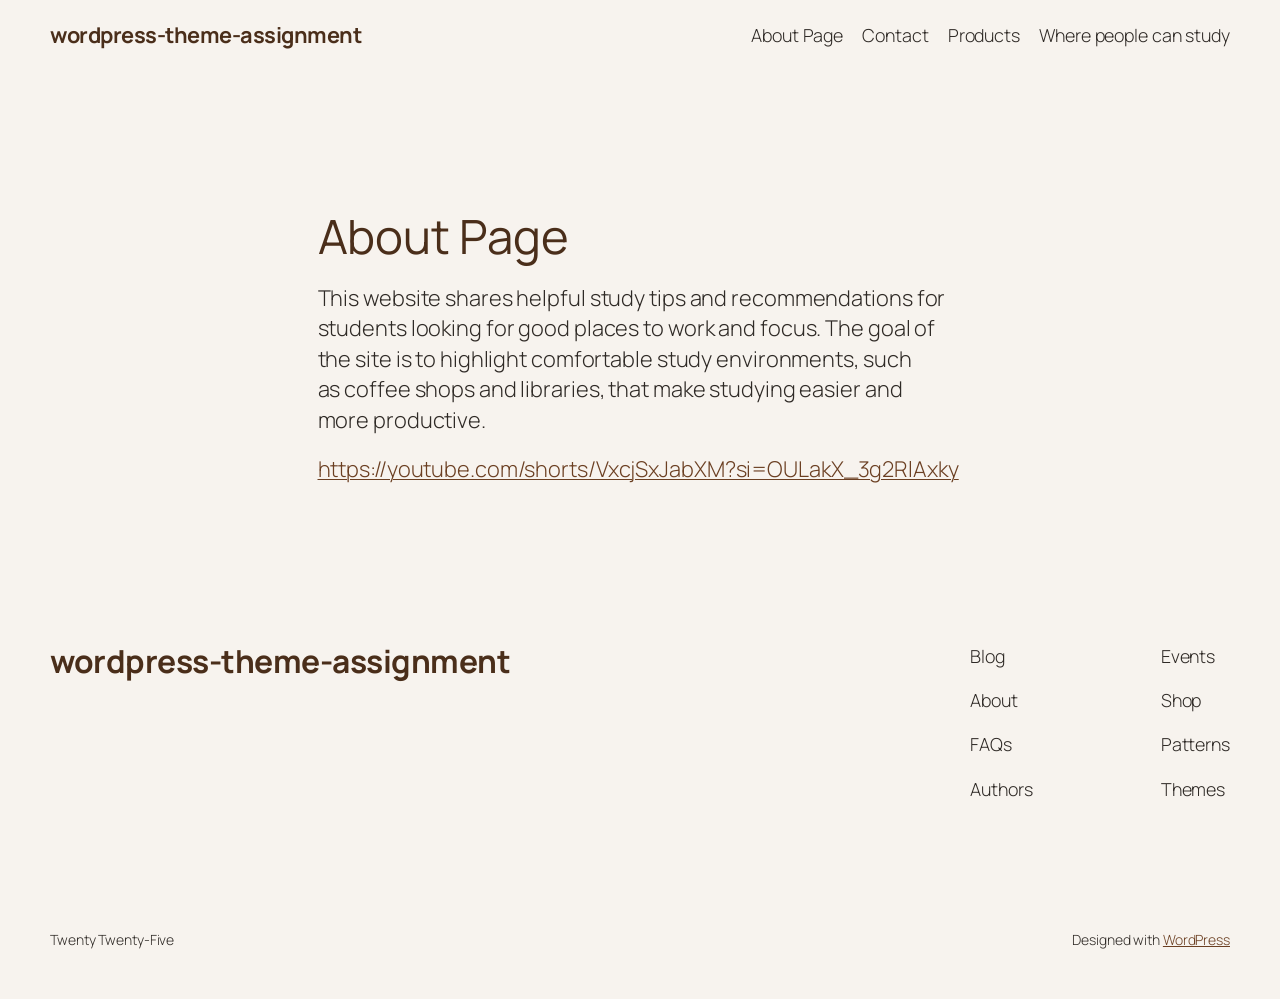
<file: index.html>
<!DOCTYPE html>
<html lang="en-CA">
<head>
	<meta charset="UTF-8" />
	<meta name="viewport" content="width=device-width, initial-scale=1" />
<meta name='robots' content='max-image-preview:large' />
<title>wordpress-theme-assignment</title>
<link rel='dns-prefetch' href='//localhost' />
<link rel="alternate" type="application/rss+xml" title="wordpress-theme-assignment &raquo; Feed" href="/feed/" />
<link rel="alternate" type="application/rss+xml" title="wordpress-theme-assignment &raquo; Comments Feed" href="/comments/feed/" />
<link rel="alternate" title="oEmbed (JSON)" type="application/json+oembed" href="/wp-json/oembed/1.0/embed?url=http%3A%2F%2Flocalhost%3A8000%2F" />
<link rel="alternate" title="oEmbed (XML)" type="text/xml+oembed" href="/wp-json/oembed/1.0/embed?url=http%3A%2F%2Flocalhost%3A8000%2F&#038;format=xml" />
<script async src="https://www.googletagmanager.com/gtag/js?id=G-KFEBW7Q2V1"></script>
<script>
var tinyGtagJsOptions = {"ga4":"G-KFEBW7Q2V1"};
window.dataLayer || (dataLayer = []);
function gtag(){dataLayer.push(arguments);}
gtag('js', new Date());
gtag('config', "G-KFEBW7Q2V1");
</script>
<style id='wp-img-auto-sizes-contain-inline-css'>
img:is([sizes=auto i],[sizes^="auto," i]){contain-intrinsic-size:3000px 1500px}
/*# sourceURL=wp-img-auto-sizes-contain-inline-css */
</style>
<style id='wp-block-site-title-inline-css'>
.wp-block-site-title{box-sizing:border-box}.wp-block-site-title :where(a){color:inherit;font-family:inherit;font-size:inherit;font-style:inherit;font-weight:inherit;letter-spacing:inherit;line-height:inherit;text-decoration:inherit}
/*# sourceURL=/wp-includes/blocks/site-title/style.min.css */
</style>
<style id='wp-block-page-list-inline-css'>
.wp-block-navigation .wp-block-page-list{align-items:var(--navigation-layout-align,initial);background-color:inherit;display:flex;flex-direction:var(--navigation-layout-direction,initial);flex-wrap:var(--navigation-layout-wrap,wrap);justify-content:var(--navigation-layout-justify,initial)}.wp-block-navigation .wp-block-navigation-item{background-color:inherit}.wp-block-page-list{box-sizing:border-box}
/*# sourceURL=/wp-includes/blocks/page-list/style.min.css */
</style>
<style id='wp-block-navigation-inline-css'>
.wp-block-navigation{position:relative}.wp-block-navigation ul{margin-bottom:0;margin-left:0;margin-top:0;padding-left:0}.wp-block-navigation ul,.wp-block-navigation ul li{list-style:none;padding:0}.wp-block-navigation .wp-block-navigation-item{align-items:center;background-color:inherit;display:flex;position:relative}.wp-block-navigation .wp-block-navigation-item .wp-block-navigation__submenu-container:empty{display:none}.wp-block-navigation .wp-block-navigation-item__content{display:block;z-index:1}.wp-block-navigation .wp-block-navigation-item__content.wp-block-navigation-item__content{color:inherit}.wp-block-navigation.has-text-decoration-underline .wp-block-navigation-item__content,.wp-block-navigation.has-text-decoration-underline .wp-block-navigation-item__content:active,.wp-block-navigation.has-text-decoration-underline .wp-block-navigation-item__content:focus{text-decoration:underline}.wp-block-navigation.has-text-decoration-line-through .wp-block-navigation-item__content,.wp-block-navigation.has-text-decoration-line-through .wp-block-navigation-item__content:active,.wp-block-navigation.has-text-decoration-line-through .wp-block-navigation-item__content:focus{text-decoration:line-through}.wp-block-navigation :where(a),.wp-block-navigation :where(a:active),.wp-block-navigation :where(a:focus){text-decoration:none}.wp-block-navigation .wp-block-navigation__submenu-icon{align-self:center;background-color:inherit;border:none;color:currentColor;display:inline-block;font-size:inherit;height:.6em;line-height:0;margin-left:.25em;padding:0;width:.6em}.wp-block-navigation .wp-block-navigation__submenu-icon svg{display:inline-block;stroke:currentColor;height:inherit;margin-top:.075em;width:inherit}.wp-block-navigation{--navigation-layout-justification-setting:flex-start;--navigation-layout-direction:row;--navigation-layout-wrap:wrap;--navigation-layout-justify:flex-start;--navigation-layout-align:center}.wp-block-navigation.is-vertical{--navigation-layout-direction:column;--navigation-layout-justify:initial;--navigation-layout-align:flex-start}.wp-block-navigation.no-wrap{--navigation-layout-wrap:nowrap}.wp-block-navigation.items-justified-center{--navigation-layout-justification-setting:center;--navigation-layout-justify:center}.wp-block-navigation.items-justified-center.is-vertical{--navigation-layout-align:center}.wp-block-navigation.items-justified-right{--navigation-layout-justification-setting:flex-end;--navigation-layout-justify:flex-end}.wp-block-navigation.items-justified-right.is-vertical{--navigation-layout-align:flex-end}.wp-block-navigation.items-justified-space-between{--navigation-layout-justification-setting:space-between;--navigation-layout-justify:space-between}.wp-block-navigation .has-child .wp-block-navigation__submenu-container{align-items:normal;background-color:inherit;color:inherit;display:flex;flex-direction:column;opacity:0;position:absolute;z-index:2}@media not (prefers-reduced-motion){.wp-block-navigation .has-child .wp-block-navigation__submenu-container{transition:opacity .1s linear}}.wp-block-navigation .has-child .wp-block-navigation__submenu-container{height:0;overflow:hidden;visibility:hidden;width:0}.wp-block-navigation .has-child .wp-block-navigation__submenu-container>.wp-block-navigation-item>.wp-block-navigation-item__content{display:flex;flex-grow:1;padding:.5em 1em}.wp-block-navigation .has-child .wp-block-navigation__submenu-container>.wp-block-navigation-item>.wp-block-navigation-item__content .wp-block-navigation__submenu-icon{margin-left:auto;margin-right:0}.wp-block-navigation .has-child .wp-block-navigation__submenu-container .wp-block-navigation-item__content{margin:0}.wp-block-navigation .has-child .wp-block-navigation__submenu-container{left:-1px;top:100%}@media (min-width:782px){.wp-block-navigation .has-child .wp-block-navigation__submenu-container .wp-block-navigation__submenu-container{left:100%;top:-1px}.wp-block-navigation .has-child .wp-block-navigation__submenu-container .wp-block-navigation__submenu-container:before{background:#0000;content:"";display:block;height:100%;position:absolute;right:100%;width:.5em}.wp-block-navigation .has-child .wp-block-navigation__submenu-container .wp-block-navigation__submenu-icon{margin-right:.25em}.wp-block-navigation .has-child .wp-block-navigation__submenu-container .wp-block-navigation__submenu-icon svg{transform:rotate(-90deg)}}.wp-block-navigation .has-child .wp-block-navigation-submenu__toggle[aria-expanded=true]~.wp-block-navigation__submenu-container,.wp-block-navigation .has-child:not(.open-on-click):hover>.wp-block-navigation__submenu-container,.wp-block-navigation .has-child:not(.open-on-click):not(.open-on-hover-click):focus-within>.wp-block-navigation__submenu-container{height:auto;min-width:200px;opacity:1;overflow:visible;visibility:visible;width:auto}.wp-block-navigation.has-background .has-child .wp-block-navigation__submenu-container{left:0;top:100%}@media (min-width:782px){.wp-block-navigation.has-background .has-child .wp-block-navigation__submenu-container .wp-block-navigation__submenu-container{left:100%;top:0}}.wp-block-navigation-submenu{display:flex;position:relative}.wp-block-navigation-submenu .wp-block-navigation__submenu-icon svg{stroke:currentColor}button.wp-block-navigation-item__content{background-color:initial;border:none;color:currentColor;font-family:inherit;font-size:inherit;font-style:inherit;font-weight:inherit;letter-spacing:inherit;line-height:inherit;text-align:left;text-transform:inherit}.wp-block-navigation-submenu__toggle{cursor:pointer}.wp-block-navigation-submenu__toggle[aria-expanded=true]+.wp-block-navigation__submenu-icon>svg,.wp-block-navigation-submenu__toggle[aria-expanded=true]>svg{transform:rotate(180deg)}.wp-block-navigation-item.open-on-click .wp-block-navigation-submenu__toggle{padding-left:0;padding-right:.85em}.wp-block-navigation-item.open-on-click .wp-block-navigation-submenu__toggle+.wp-block-navigation__submenu-icon{margin-left:-.6em;pointer-events:none}.wp-block-navigation-item.open-on-click button.wp-block-navigation-item__content:not(.wp-block-navigation-submenu__toggle){padding:0}.wp-block-navigation .wp-block-page-list,.wp-block-navigation__container,.wp-block-navigation__responsive-close,.wp-block-navigation__responsive-container,.wp-block-navigation__responsive-container-content,.wp-block-navigation__responsive-dialog{gap:inherit}:where(.wp-block-navigation.has-background .wp-block-navigation-item a:not(.wp-element-button)),:where(.wp-block-navigation.has-background .wp-block-navigation-submenu a:not(.wp-element-button)){padding:.5em 1em}:where(.wp-block-navigation .wp-block-navigation__submenu-container .wp-block-navigation-item a:not(.wp-element-button)),:where(.wp-block-navigation .wp-block-navigation__submenu-container .wp-block-navigation-submenu a:not(.wp-element-button)),:where(.wp-block-navigation .wp-block-navigation__submenu-container .wp-block-navigation-submenu button.wp-block-navigation-item__content),:where(.wp-block-navigation .wp-block-navigation__submenu-container .wp-block-pages-list__item button.wp-block-navigation-item__content){padding:.5em 1em}.wp-block-navigation.items-justified-right .wp-block-navigation__container .has-child .wp-block-navigation__submenu-container,.wp-block-navigation.items-justified-right .wp-block-page-list>.has-child .wp-block-navigation__submenu-container,.wp-block-navigation.items-justified-space-between .wp-block-page-list>.has-child:last-child .wp-block-navigation__submenu-container,.wp-block-navigation.items-justified-space-between>.wp-block-navigation__container>.has-child:last-child .wp-block-navigation__submenu-container{left:auto;right:0}.wp-block-navigation.items-justified-right .wp-block-navigation__container .has-child .wp-block-navigation__submenu-container .wp-block-navigation__submenu-container,.wp-block-navigation.items-justified-right .wp-block-page-list>.has-child .wp-block-navigation__submenu-container .wp-block-navigation__submenu-container,.wp-block-navigation.items-justified-space-between .wp-block-page-list>.has-child:last-child .wp-block-navigation__submenu-container .wp-block-navigation__submenu-container,.wp-block-navigation.items-justified-space-between>.wp-block-navigation__container>.has-child:last-child .wp-block-navigation__submenu-container .wp-block-navigation__submenu-container{left:-1px;right:-1px}@media (min-width:782px){.wp-block-navigation.items-justified-right .wp-block-navigation__container .has-child .wp-block-navigation__submenu-container .wp-block-navigation__submenu-container,.wp-block-navigation.items-justified-right .wp-block-page-list>.has-child .wp-block-navigation__submenu-container .wp-block-navigation__submenu-container,.wp-block-navigation.items-justified-space-between .wp-block-page-list>.has-child:last-child .wp-block-navigation__submenu-container .wp-block-navigation__submenu-container,.wp-block-navigation.items-justified-space-between>.wp-block-navigation__container>.has-child:last-child .wp-block-navigation__submenu-container .wp-block-navigation__submenu-container{left:auto;right:100%}}.wp-block-navigation:not(.has-background) .wp-block-navigation__submenu-container{background-color:#fff;border:1px solid #00000026}.wp-block-navigation.has-background .wp-block-navigation__submenu-container{background-color:inherit}.wp-block-navigation:not(.has-text-color) .wp-block-navigation__submenu-container{color:#000}.wp-block-navigation__container{align-items:var(--navigation-layout-align,initial);display:flex;flex-direction:var(--navigation-layout-direction,initial);flex-wrap:var(--navigation-layout-wrap,wrap);justify-content:var(--navigation-layout-justify,initial);list-style:none;margin:0;padding-left:0}.wp-block-navigation__container .is-responsive{display:none}.wp-block-navigation__container:only-child,.wp-block-page-list:only-child{flex-grow:1}@keyframes overlay-menu__fade-in-animation{0%{opacity:0;transform:translateY(.5em)}to{opacity:1;transform:translateY(0)}}.wp-block-navigation__responsive-container{bottom:0;display:none;left:0;position:fixed;right:0;top:0}.wp-block-navigation__responsive-container :where(.wp-block-navigation-item a){color:inherit}.wp-block-navigation__responsive-container .wp-block-navigation__responsive-container-content{align-items:var(--navigation-layout-align,initial);display:flex;flex-direction:var(--navigation-layout-direction,initial);flex-wrap:var(--navigation-layout-wrap,wrap);justify-content:var(--navigation-layout-justify,initial)}.wp-block-navigation__responsive-container:not(.is-menu-open.is-menu-open){background-color:inherit!important;color:inherit!important}.wp-block-navigation__responsive-container.is-menu-open{background-color:inherit;display:flex;flex-direction:column}@media not (prefers-reduced-motion){.wp-block-navigation__responsive-container.is-menu-open{animation:overlay-menu__fade-in-animation .1s ease-out;animation-fill-mode:forwards}}.wp-block-navigation__responsive-container.is-menu-open{overflow:auto;padding:clamp(1rem,var(--wp--style--root--padding-top),20rem) clamp(1rem,var(--wp--style--root--padding-right),20rem) clamp(1rem,var(--wp--style--root--padding-bottom),20rem) clamp(1rem,var(--wp--style--root--padding-left),20rem);z-index:100000}.wp-block-navigation__responsive-container.is-menu-open .wp-block-navigation__responsive-container-content{align-items:var(--navigation-layout-justification-setting,inherit);display:flex;flex-direction:column;flex-wrap:nowrap;overflow:visible;padding-top:calc(2rem + 24px)}.wp-block-navigation__responsive-container.is-menu-open .wp-block-navigation__responsive-container-content,.wp-block-navigation__responsive-container.is-menu-open .wp-block-navigation__responsive-container-content .wp-block-navigation__container,.wp-block-navigation__responsive-container.is-menu-open .wp-block-navigation__responsive-container-content .wp-block-page-list{justify-content:flex-start}.wp-block-navigation__responsive-container.is-menu-open .wp-block-navigation__responsive-container-content .wp-block-navigation__submenu-icon{display:none}.wp-block-navigation__responsive-container.is-menu-open .wp-block-navigation__responsive-container-content .has-child .wp-block-navigation__submenu-container{border:none;height:auto;min-width:200px;opacity:1;overflow:initial;padding-left:2rem;padding-right:2rem;position:static;visibility:visible;width:auto}.wp-block-navigation__responsive-container.is-menu-open .wp-block-navigation__responsive-container-content .wp-block-navigation__container,.wp-block-navigation__responsive-container.is-menu-open .wp-block-navigation__responsive-container-content .wp-block-navigation__submenu-container{gap:inherit}.wp-block-navigation__responsive-container.is-menu-open .wp-block-navigation__responsive-container-content .wp-block-navigation__submenu-container{padding-top:var(--wp--style--block-gap,2em)}.wp-block-navigation__responsive-container.is-menu-open .wp-block-navigation__responsive-container-content .wp-block-navigation-item__content{padding:0}.wp-block-navigation__responsive-container.is-menu-open .wp-block-navigation__responsive-container-content .wp-block-navigation-item,.wp-block-navigation__responsive-container.is-menu-open .wp-block-navigation__responsive-container-content .wp-block-navigation__container,.wp-block-navigation__responsive-container.is-menu-open .wp-block-navigation__responsive-container-content .wp-block-page-list{align-items:var(--navigation-layout-justification-setting,initial);display:flex;flex-direction:column}.wp-block-navigation__responsive-container.is-menu-open .wp-block-navigation-item,.wp-block-navigation__responsive-container.is-menu-open .wp-block-navigation-item .wp-block-navigation__submenu-container,.wp-block-navigation__responsive-container.is-menu-open .wp-block-navigation__container,.wp-block-navigation__responsive-container.is-menu-open .wp-block-page-list{background:#0000!important;color:inherit!important}.wp-block-navigation__responsive-container.is-menu-open .wp-block-navigation__submenu-container.wp-block-navigation__submenu-container.wp-block-navigation__submenu-container.wp-block-navigation__submenu-container{left:auto;right:auto}@media (min-width:600px){.wp-block-navigation__responsive-container:not(.hidden-by-default):not(.is-menu-open){background-color:inherit;display:block;position:relative;width:100%;z-index:auto}.wp-block-navigation__responsive-container:not(.hidden-by-default):not(.is-menu-open) .wp-block-navigation__responsive-container-close{display:none}.wp-block-navigation__responsive-container.is-menu-open .wp-block-navigation__submenu-container.wp-block-navigation__submenu-container.wp-block-navigation__submenu-container.wp-block-navigation__submenu-container{left:0}}.wp-block-navigation:not(.has-background) .wp-block-navigation__responsive-container.is-menu-open{background-color:#fff}.wp-block-navigation:not(.has-text-color) .wp-block-navigation__responsive-container.is-menu-open{color:#000}.wp-block-navigation__toggle_button_label{font-size:1rem;font-weight:700}.wp-block-navigation__responsive-container-close,.wp-block-navigation__responsive-container-open{background:#0000;border:none;color:currentColor;cursor:pointer;margin:0;padding:0;text-transform:inherit;vertical-align:middle}.wp-block-navigation__responsive-container-close svg,.wp-block-navigation__responsive-container-open svg{fill:currentColor;display:block;height:24px;pointer-events:none;width:24px}.wp-block-navigation__responsive-container-open{display:flex}.wp-block-navigation__responsive-container-open.wp-block-navigation__responsive-container-open.wp-block-navigation__responsive-container-open{font-family:inherit;font-size:inherit;font-weight:inherit}@media (min-width:600px){.wp-block-navigation__responsive-container-open:not(.always-shown){display:none}}.wp-block-navigation__responsive-container-close{position:absolute;right:0;top:0;z-index:2}.wp-block-navigation__responsive-container-close.wp-block-navigation__responsive-container-close.wp-block-navigation__responsive-container-close{font-family:inherit;font-size:inherit;font-weight:inherit}.wp-block-navigation__responsive-close{width:100%}.has-modal-open .wp-block-navigation__responsive-close{margin-left:auto;margin-right:auto;max-width:var(--wp--style--global--wide-size,100%)}.wp-block-navigation__responsive-close:focus{outline:none}.is-menu-open .wp-block-navigation__responsive-close,.is-menu-open .wp-block-navigation__responsive-container-content,.is-menu-open .wp-block-navigation__responsive-dialog{box-sizing:border-box}.wp-block-navigation__responsive-dialog{position:relative}.has-modal-open .admin-bar .is-menu-open .wp-block-navigation__responsive-dialog{margin-top:46px}@media (min-width:782px){.has-modal-open .admin-bar .is-menu-open .wp-block-navigation__responsive-dialog{margin-top:32px}}html.has-modal-open{overflow:hidden}
/*# sourceURL=/wp-includes/blocks/navigation/style.min.css */
</style>
<style id='wp-block-group-inline-css'>
.wp-block-group{box-sizing:border-box}:where(.wp-block-group.wp-block-group-is-layout-constrained){position:relative}
/*# sourceURL=/wp-includes/blocks/group/style.min.css */
</style>
<style id='wp-block-post-title-inline-css'>
.wp-block-post-title{box-sizing:border-box;word-break:break-word}.wp-block-post-title :where(a){display:inline-block;font-family:inherit;font-size:inherit;font-style:inherit;font-weight:inherit;letter-spacing:inherit;line-height:inherit;text-decoration:inherit}
/*# sourceURL=/wp-includes/blocks/post-title/style.min.css */
</style>
<style id='wp-block-paragraph-inline-css'>
.is-small-text{font-size:.875em}.is-regular-text{font-size:1em}.is-large-text{font-size:2.25em}.is-larger-text{font-size:3em}.has-drop-cap:not(:focus):first-letter{float:left;font-size:8.4em;font-style:normal;font-weight:100;line-height:.68;margin:.05em .1em 0 0;text-transform:uppercase}body.rtl .has-drop-cap:not(:focus):first-letter{float:none;margin-left:.1em}p.has-drop-cap.has-background{overflow:hidden}:root :where(p.has-background){padding:1.25em 2.375em}:where(p.has-text-color:not(.has-link-color)) a{color:inherit}p.has-text-align-left[style*="writing-mode:vertical-lr"],p.has-text-align-right[style*="writing-mode:vertical-rl"]{rotate:180deg}
/*# sourceURL=/wp-includes/blocks/paragraph/style.min.css */
</style>
<style id='wp-block-post-content-inline-css'>
.wp-block-post-content{display:flow-root}
/*# sourceURL=/wp-includes/blocks/post-content/style.min.css */
</style>
<style id='wp-block-spacer-inline-css'>
.wp-block-spacer{clear:both}
/*# sourceURL=/wp-includes/blocks/spacer/style.min.css */
</style>
<style id='wp-block-columns-inline-css'>
.wp-block-columns{box-sizing:border-box;display:flex;flex-wrap:wrap!important}@media (min-width:782px){.wp-block-columns{flex-wrap:nowrap!important}}.wp-block-columns{align-items:normal!important}.wp-block-columns.are-vertically-aligned-top{align-items:flex-start}.wp-block-columns.are-vertically-aligned-center{align-items:center}.wp-block-columns.are-vertically-aligned-bottom{align-items:flex-end}@media (max-width:781px){.wp-block-columns:not(.is-not-stacked-on-mobile)>.wp-block-column{flex-basis:100%!important}}@media (min-width:782px){.wp-block-columns:not(.is-not-stacked-on-mobile)>.wp-block-column{flex-basis:0;flex-grow:1}.wp-block-columns:not(.is-not-stacked-on-mobile)>.wp-block-column[style*=flex-basis]{flex-grow:0}}.wp-block-columns.is-not-stacked-on-mobile{flex-wrap:nowrap!important}.wp-block-columns.is-not-stacked-on-mobile>.wp-block-column{flex-basis:0;flex-grow:1}.wp-block-columns.is-not-stacked-on-mobile>.wp-block-column[style*=flex-basis]{flex-grow:0}:where(.wp-block-columns){margin-bottom:1.75em}:where(.wp-block-columns.has-background){padding:1.25em 2.375em}.wp-block-column{flex-grow:1;min-width:0;overflow-wrap:break-word;word-break:break-word}.wp-block-column.is-vertically-aligned-top{align-self:flex-start}.wp-block-column.is-vertically-aligned-center{align-self:center}.wp-block-column.is-vertically-aligned-bottom{align-self:flex-end}.wp-block-column.is-vertically-aligned-stretch{align-self:stretch}.wp-block-column.is-vertically-aligned-bottom,.wp-block-column.is-vertically-aligned-center,.wp-block-column.is-vertically-aligned-top{width:100%}
/*# sourceURL=/wp-includes/blocks/columns/style.min.css */
</style>
<style id='wp-block-navigation-link-inline-css'>
.wp-block-navigation .wp-block-navigation-item__label{overflow-wrap:break-word}.wp-block-navigation .wp-block-navigation-item__description{display:none}.link-ui-tools{outline:1px solid #f0f0f0;padding:8px}.link-ui-block-inserter{padding-top:8px}.link-ui-block-inserter__back{margin-left:8px;text-transform:uppercase}
/*# sourceURL=/wp-includes/blocks/navigation-link/style.min.css */
</style>
<style id='wp-emoji-styles-inline-css'>

	img.wp-smiley, img.emoji {
		display: inline !important;
		border: none !important;
		box-shadow: none !important;
		height: 1em !important;
		width: 1em !important;
		margin: 0 0.07em !important;
		vertical-align: -0.1em !important;
		background: none !important;
		padding: 0 !important;
	}
/*# sourceURL=wp-emoji-styles-inline-css */
</style>
<style id='wp-block-library-inline-css'>
:root{--wp-block-synced-color:#7a00df;--wp-block-synced-color--rgb:122,0,223;--wp-bound-block-color:var(--wp-block-synced-color);--wp-editor-canvas-background:#ddd;--wp-admin-theme-color:#007cba;--wp-admin-theme-color--rgb:0,124,186;--wp-admin-theme-color-darker-10:#006ba1;--wp-admin-theme-color-darker-10--rgb:0,107,160.5;--wp-admin-theme-color-darker-20:#005a87;--wp-admin-theme-color-darker-20--rgb:0,90,135;--wp-admin-border-width-focus:2px}@media (min-resolution:192dpi){:root{--wp-admin-border-width-focus:1.5px}}.wp-element-button{cursor:pointer}:root .has-very-light-gray-background-color{background-color:#eee}:root .has-very-dark-gray-background-color{background-color:#313131}:root .has-very-light-gray-color{color:#eee}:root .has-very-dark-gray-color{color:#313131}:root .has-vivid-green-cyan-to-vivid-cyan-blue-gradient-background{background:linear-gradient(135deg,#00d084,#0693e3)}:root .has-purple-crush-gradient-background{background:linear-gradient(135deg,#34e2e4,#4721fb 50%,#ab1dfe)}:root .has-hazy-dawn-gradient-background{background:linear-gradient(135deg,#faaca8,#dad0ec)}:root .has-subdued-olive-gradient-background{background:linear-gradient(135deg,#fafae1,#67a671)}:root .has-atomic-cream-gradient-background{background:linear-gradient(135deg,#fdd79a,#004a59)}:root .has-nightshade-gradient-background{background:linear-gradient(135deg,#330968,#31cdcf)}:root .has-midnight-gradient-background{background:linear-gradient(135deg,#020381,#2874fc)}:root{--wp--preset--font-size--normal:16px;--wp--preset--font-size--huge:42px}.has-regular-font-size{font-size:1em}.has-larger-font-size{font-size:2.625em}.has-normal-font-size{font-size:var(--wp--preset--font-size--normal)}.has-huge-font-size{font-size:var(--wp--preset--font-size--huge)}.has-text-align-center{text-align:center}.has-text-align-left{text-align:left}.has-text-align-right{text-align:right}.has-fit-text{white-space:nowrap!important}#end-resizable-editor-section{display:none}.aligncenter{clear:both}.items-justified-left{justify-content:flex-start}.items-justified-center{justify-content:center}.items-justified-right{justify-content:flex-end}.items-justified-space-between{justify-content:space-between}.screen-reader-text{border:0;clip-path:inset(50%);height:1px;margin:-1px;overflow:hidden;padding:0;position:absolute;width:1px;word-wrap:normal!important}.screen-reader-text:focus{background-color:#ddd;clip-path:none;color:#444;display:block;font-size:1em;height:auto;left:5px;line-height:normal;padding:15px 23px 14px;text-decoration:none;top:5px;width:auto;z-index:100000}html :where(.has-border-color){border-style:solid}html :where([style*=border-top-color]){border-top-style:solid}html :where([style*=border-right-color]){border-right-style:solid}html :where([style*=border-bottom-color]){border-bottom-style:solid}html :where([style*=border-left-color]){border-left-style:solid}html :where([style*=border-width]){border-style:solid}html :where([style*=border-top-width]){border-top-style:solid}html :where([style*=border-right-width]){border-right-style:solid}html :where([style*=border-bottom-width]){border-bottom-style:solid}html :where([style*=border-left-width]){border-left-style:solid}html :where(img[class*=wp-image-]){height:auto;max-width:100%}:where(figure){margin:0 0 1em}html :where(.is-position-sticky){--wp-admin--admin-bar--position-offset:var(--wp-admin--admin-bar--height,0px)}@media screen and (max-width:600px){html :where(.is-position-sticky){--wp-admin--admin-bar--position-offset:0px}}
/*# sourceURL=/wp-includes/css/dist/block-library/common.min.css */
</style>
<link rel='stylesheet' id='dashicons-css' href='/wp-includes/css/dashicons.min.css?ver=6.9.4' media='all' />
<link rel='stylesheet' id='al_product_styles-css' href='/wp-content/plugins/ecommerce-product-catalog/css/al_product.min.css?timestamp=1773449372&#038;ver=6.9.4' media='all' />
<link rel='stylesheet' id='ic_blocks-css' href='/wp-content/plugins/ecommerce-product-catalog/includes/blocks/ic-blocks.min.css?timestamp=1773449372&#038;ver=6.9.4' media='all' />
<style id='global-styles-inline-css'>
:root{--wp--preset--aspect-ratio--square: 1;--wp--preset--aspect-ratio--4-3: 4/3;--wp--preset--aspect-ratio--3-4: 3/4;--wp--preset--aspect-ratio--3-2: 3/2;--wp--preset--aspect-ratio--2-3: 2/3;--wp--preset--aspect-ratio--16-9: 16/9;--wp--preset--aspect-ratio--9-16: 9/16;--wp--preset--color--black: #000000;--wp--preset--color--cyan-bluish-gray: #abb8c3;--wp--preset--color--white: #ffffff;--wp--preset--color--pale-pink: #f78da7;--wp--preset--color--vivid-red: #cf2e2e;--wp--preset--color--luminous-vivid-orange: #ff6900;--wp--preset--color--luminous-vivid-amber: #fcb900;--wp--preset--color--light-green-cyan: #7bdcb5;--wp--preset--color--vivid-green-cyan: #00d084;--wp--preset--color--pale-cyan-blue: #8ed1fc;--wp--preset--color--vivid-cyan-blue: #0693e3;--wp--preset--color--vivid-purple: #9b51e0;--wp--preset--color--base: #FFFFFF;--wp--preset--color--contrast: #111111;--wp--preset--color--accent-1: #FFEE58;--wp--preset--color--accent-2: #F6CFF4;--wp--preset--color--accent-3: #503AA8;--wp--preset--color--accent-4: #686868;--wp--preset--color--accent-5: #FBFAF3;--wp--preset--color--accent-6: color-mix(in srgb, currentColor 20%, transparent);--wp--preset--gradient--vivid-cyan-blue-to-vivid-purple: linear-gradient(135deg,rgb(6,147,227) 0%,rgb(155,81,224) 100%);--wp--preset--gradient--light-green-cyan-to-vivid-green-cyan: linear-gradient(135deg,rgb(122,220,180) 0%,rgb(0,208,130) 100%);--wp--preset--gradient--luminous-vivid-amber-to-luminous-vivid-orange: linear-gradient(135deg,rgb(252,185,0) 0%,rgb(255,105,0) 100%);--wp--preset--gradient--luminous-vivid-orange-to-vivid-red: linear-gradient(135deg,rgb(255,105,0) 0%,rgb(207,46,46) 100%);--wp--preset--gradient--very-light-gray-to-cyan-bluish-gray: linear-gradient(135deg,rgb(238,238,238) 0%,rgb(169,184,195) 100%);--wp--preset--gradient--cool-to-warm-spectrum: linear-gradient(135deg,rgb(74,234,220) 0%,rgb(151,120,209) 20%,rgb(207,42,186) 40%,rgb(238,44,130) 60%,rgb(251,105,98) 80%,rgb(254,248,76) 100%);--wp--preset--gradient--blush-light-purple: linear-gradient(135deg,rgb(255,206,236) 0%,rgb(152,150,240) 100%);--wp--preset--gradient--blush-bordeaux: linear-gradient(135deg,rgb(254,205,165) 0%,rgb(254,45,45) 50%,rgb(107,0,62) 100%);--wp--preset--gradient--luminous-dusk: linear-gradient(135deg,rgb(255,203,112) 0%,rgb(199,81,192) 50%,rgb(65,88,208) 100%);--wp--preset--gradient--pale-ocean: linear-gradient(135deg,rgb(255,245,203) 0%,rgb(182,227,212) 50%,rgb(51,167,181) 100%);--wp--preset--gradient--electric-grass: linear-gradient(135deg,rgb(202,248,128) 0%,rgb(113,206,126) 100%);--wp--preset--gradient--midnight: linear-gradient(135deg,rgb(2,3,129) 0%,rgb(40,116,252) 100%);--wp--preset--font-size--small: 0.875rem;--wp--preset--font-size--medium: clamp(1rem, 1rem + ((1vw - 0.2rem) * 0.196), 1.125rem);--wp--preset--font-size--large: clamp(1.125rem, 1.125rem + ((1vw - 0.2rem) * 0.392), 1.375rem);--wp--preset--font-size--x-large: clamp(1.75rem, 1.75rem + ((1vw - 0.2rem) * 0.392), 2rem);--wp--preset--font-size--xx-large: clamp(2.15rem, 2.15rem + ((1vw - 0.2rem) * 1.333), 3rem);--wp--preset--font-family--manrope: Manrope, sans-serif;--wp--preset--font-family--fira-code: "Fira Code", monospace;--wp--preset--spacing--20: 10px;--wp--preset--spacing--30: 20px;--wp--preset--spacing--40: 30px;--wp--preset--spacing--50: clamp(30px, 5vw, 50px);--wp--preset--spacing--60: clamp(30px, 7vw, 70px);--wp--preset--spacing--70: clamp(50px, 7vw, 90px);--wp--preset--spacing--80: clamp(70px, 10vw, 140px);--wp--preset--shadow--natural: 6px 6px 9px rgba(0, 0, 0, 0.2);--wp--preset--shadow--deep: 12px 12px 50px rgba(0, 0, 0, 0.4);--wp--preset--shadow--sharp: 6px 6px 0px rgba(0, 0, 0, 0.2);--wp--preset--shadow--outlined: 6px 6px 0px -3px rgb(255, 255, 255), 6px 6px rgb(0, 0, 0);--wp--preset--shadow--crisp: 6px 6px 0px rgb(0, 0, 0);}:root { --wp--style--global--content-size: 645px;--wp--style--global--wide-size: 1340px; }:where(body) { margin: 0; }.wp-site-blocks { padding-top: var(--wp--style--root--padding-top); padding-bottom: var(--wp--style--root--padding-bottom); }.has-global-padding { padding-right: var(--wp--style--root--padding-right); padding-left: var(--wp--style--root--padding-left); }.has-global-padding > .alignfull { margin-right: calc(var(--wp--style--root--padding-right) * -1); margin-left: calc(var(--wp--style--root--padding-left) * -1); }.has-global-padding :where(:not(.alignfull.is-layout-flow) > .has-global-padding:not(.wp-block-block, .alignfull)) { padding-right: 0; padding-left: 0; }.has-global-padding :where(:not(.alignfull.is-layout-flow) > .has-global-padding:not(.wp-block-block, .alignfull)) > .alignfull { margin-left: 0; margin-right: 0; }.wp-site-blocks > .alignleft { float: left; margin-right: 2em; }.wp-site-blocks > .alignright { float: right; margin-left: 2em; }.wp-site-blocks > .aligncenter { justify-content: center; margin-left: auto; margin-right: auto; }:where(.wp-site-blocks) > * { margin-block-start: 1.2rem; margin-block-end: 0; }:where(.wp-site-blocks) > :first-child { margin-block-start: 0; }:where(.wp-site-blocks) > :last-child { margin-block-end: 0; }:root { --wp--style--block-gap: 1.2rem; }:root :where(.is-layout-flow) > :first-child{margin-block-start: 0;}:root :where(.is-layout-flow) > :last-child{margin-block-end: 0;}:root :where(.is-layout-flow) > *{margin-block-start: 1.2rem;margin-block-end: 0;}:root :where(.is-layout-constrained) > :first-child{margin-block-start: 0;}:root :where(.is-layout-constrained) > :last-child{margin-block-end: 0;}:root :where(.is-layout-constrained) > *{margin-block-start: 1.2rem;margin-block-end: 0;}:root :where(.is-layout-flex){gap: 1.2rem;}:root :where(.is-layout-grid){gap: 1.2rem;}.is-layout-flow > .alignleft{float: left;margin-inline-start: 0;margin-inline-end: 2em;}.is-layout-flow > .alignright{float: right;margin-inline-start: 2em;margin-inline-end: 0;}.is-layout-flow > .aligncenter{margin-left: auto !important;margin-right: auto !important;}.is-layout-constrained > .alignleft{float: left;margin-inline-start: 0;margin-inline-end: 2em;}.is-layout-constrained > .alignright{float: right;margin-inline-start: 2em;margin-inline-end: 0;}.is-layout-constrained > .aligncenter{margin-left: auto !important;margin-right: auto !important;}.is-layout-constrained > :where(:not(.alignleft):not(.alignright):not(.alignfull)){max-width: var(--wp--style--global--content-size);margin-left: auto !important;margin-right: auto !important;}.is-layout-constrained > .alignwide{max-width: var(--wp--style--global--wide-size);}body .is-layout-flex{display: flex;}.is-layout-flex{flex-wrap: wrap;align-items: center;}.is-layout-flex > :is(*, div){margin: 0;}body .is-layout-grid{display: grid;}.is-layout-grid > :is(*, div){margin: 0;}body{background-color: var(--wp--preset--color--base);color: var(--wp--preset--color--contrast);font-family: var(--wp--preset--font-family--manrope);font-size: var(--wp--preset--font-size--large);font-weight: 300;letter-spacing: -0.1px;line-height: 1.4;--wp--style--root--padding-top: 0px;--wp--style--root--padding-right: var(--wp--preset--spacing--50);--wp--style--root--padding-bottom: 0px;--wp--style--root--padding-left: var(--wp--preset--spacing--50);}a:where(:not(.wp-element-button)){color: currentColor;text-decoration: underline;}:root :where(a:where(:not(.wp-element-button)):hover){text-decoration: none;}h1, h2, h3, h4, h5, h6{font-weight: 400;letter-spacing: -0.1px;line-height: 1.125;}h1{font-size: var(--wp--preset--font-size--xx-large);}h2{font-size: var(--wp--preset--font-size--x-large);}h3{font-size: var(--wp--preset--font-size--large);}h4{font-size: var(--wp--preset--font-size--medium);}h5{font-size: var(--wp--preset--font-size--small);letter-spacing: 0.5px;}h6{font-size: var(--wp--preset--font-size--small);font-weight: 700;letter-spacing: 1.4px;text-transform: uppercase;}:root :where(.wp-element-button, .wp-block-button__link){background-color: var(--wp--preset--color--contrast);border-width: 0;color: var(--wp--preset--color--base);font-family: inherit;font-size: var(--wp--preset--font-size--medium);font-style: inherit;font-weight: inherit;letter-spacing: inherit;line-height: inherit;padding-top: 1rem;padding-right: 2.25rem;padding-bottom: 1rem;padding-left: 2.25rem;text-decoration: none;text-transform: inherit;}:root :where(.wp-element-button:hover, .wp-block-button__link:hover){background-color: color-mix(in srgb, var(--wp--preset--color--contrast) 85%, transparent);border-color: transparent;color: var(--wp--preset--color--base);}:root :where(.wp-element-button:focus, .wp-block-button__link:focus){outline-color: var(--wp--preset--color--accent-4);outline-offset: 2px;}:root :where(.wp-element-caption, .wp-block-audio figcaption, .wp-block-embed figcaption, .wp-block-gallery figcaption, .wp-block-image figcaption, .wp-block-table figcaption, .wp-block-video figcaption){font-size: var(--wp--preset--font-size--small);line-height: 1.4;}.has-black-color{color: var(--wp--preset--color--black) !important;}.has-cyan-bluish-gray-color{color: var(--wp--preset--color--cyan-bluish-gray) !important;}.has-white-color{color: var(--wp--preset--color--white) !important;}.has-pale-pink-color{color: var(--wp--preset--color--pale-pink) !important;}.has-vivid-red-color{color: var(--wp--preset--color--vivid-red) !important;}.has-luminous-vivid-orange-color{color: var(--wp--preset--color--luminous-vivid-orange) !important;}.has-luminous-vivid-amber-color{color: var(--wp--preset--color--luminous-vivid-amber) !important;}.has-light-green-cyan-color{color: var(--wp--preset--color--light-green-cyan) !important;}.has-vivid-green-cyan-color{color: var(--wp--preset--color--vivid-green-cyan) !important;}.has-pale-cyan-blue-color{color: var(--wp--preset--color--pale-cyan-blue) !important;}.has-vivid-cyan-blue-color{color: var(--wp--preset--color--vivid-cyan-blue) !important;}.has-vivid-purple-color{color: var(--wp--preset--color--vivid-purple) !important;}.has-base-color{color: var(--wp--preset--color--base) !important;}.has-contrast-color{color: var(--wp--preset--color--contrast) !important;}.has-accent-1-color{color: var(--wp--preset--color--accent-1) !important;}.has-accent-2-color{color: var(--wp--preset--color--accent-2) !important;}.has-accent-3-color{color: var(--wp--preset--color--accent-3) !important;}.has-accent-4-color{color: var(--wp--preset--color--accent-4) !important;}.has-accent-5-color{color: var(--wp--preset--color--accent-5) !important;}.has-accent-6-color{color: var(--wp--preset--color--accent-6) !important;}.has-black-background-color{background-color: var(--wp--preset--color--black) !important;}.has-cyan-bluish-gray-background-color{background-color: var(--wp--preset--color--cyan-bluish-gray) !important;}.has-white-background-color{background-color: var(--wp--preset--color--white) !important;}.has-pale-pink-background-color{background-color: var(--wp--preset--color--pale-pink) !important;}.has-vivid-red-background-color{background-color: var(--wp--preset--color--vivid-red) !important;}.has-luminous-vivid-orange-background-color{background-color: var(--wp--preset--color--luminous-vivid-orange) !important;}.has-luminous-vivid-amber-background-color{background-color: var(--wp--preset--color--luminous-vivid-amber) !important;}.has-light-green-cyan-background-color{background-color: var(--wp--preset--color--light-green-cyan) !important;}.has-vivid-green-cyan-background-color{background-color: var(--wp--preset--color--vivid-green-cyan) !important;}.has-pale-cyan-blue-background-color{background-color: var(--wp--preset--color--pale-cyan-blue) !important;}.has-vivid-cyan-blue-background-color{background-color: var(--wp--preset--color--vivid-cyan-blue) !important;}.has-vivid-purple-background-color{background-color: var(--wp--preset--color--vivid-purple) !important;}.has-base-background-color{background-color: var(--wp--preset--color--base) !important;}.has-contrast-background-color{background-color: var(--wp--preset--color--contrast) !important;}.has-accent-1-background-color{background-color: var(--wp--preset--color--accent-1) !important;}.has-accent-2-background-color{background-color: var(--wp--preset--color--accent-2) !important;}.has-accent-3-background-color{background-color: var(--wp--preset--color--accent-3) !important;}.has-accent-4-background-color{background-color: var(--wp--preset--color--accent-4) !important;}.has-accent-5-background-color{background-color: var(--wp--preset--color--accent-5) !important;}.has-accent-6-background-color{background-color: var(--wp--preset--color--accent-6) !important;}.has-black-border-color{border-color: var(--wp--preset--color--black) !important;}.has-cyan-bluish-gray-border-color{border-color: var(--wp--preset--color--cyan-bluish-gray) !important;}.has-white-border-color{border-color: var(--wp--preset--color--white) !important;}.has-pale-pink-border-color{border-color: var(--wp--preset--color--pale-pink) !important;}.has-vivid-red-border-color{border-color: var(--wp--preset--color--vivid-red) !important;}.has-luminous-vivid-orange-border-color{border-color: var(--wp--preset--color--luminous-vivid-orange) !important;}.has-luminous-vivid-amber-border-color{border-color: var(--wp--preset--color--luminous-vivid-amber) !important;}.has-light-green-cyan-border-color{border-color: var(--wp--preset--color--light-green-cyan) !important;}.has-vivid-green-cyan-border-color{border-color: var(--wp--preset--color--vivid-green-cyan) !important;}.has-pale-cyan-blue-border-color{border-color: var(--wp--preset--color--pale-cyan-blue) !important;}.has-vivid-cyan-blue-border-color{border-color: var(--wp--preset--color--vivid-cyan-blue) !important;}.has-vivid-purple-border-color{border-color: var(--wp--preset--color--vivid-purple) !important;}.has-base-border-color{border-color: var(--wp--preset--color--base) !important;}.has-contrast-border-color{border-color: var(--wp--preset--color--contrast) !important;}.has-accent-1-border-color{border-color: var(--wp--preset--color--accent-1) !important;}.has-accent-2-border-color{border-color: var(--wp--preset--color--accent-2) !important;}.has-accent-3-border-color{border-color: var(--wp--preset--color--accent-3) !important;}.has-accent-4-border-color{border-color: var(--wp--preset--color--accent-4) !important;}.has-accent-5-border-color{border-color: var(--wp--preset--color--accent-5) !important;}.has-accent-6-border-color{border-color: var(--wp--preset--color--accent-6) !important;}.has-vivid-cyan-blue-to-vivid-purple-gradient-background{background: var(--wp--preset--gradient--vivid-cyan-blue-to-vivid-purple) !important;}.has-light-green-cyan-to-vivid-green-cyan-gradient-background{background: var(--wp--preset--gradient--light-green-cyan-to-vivid-green-cyan) !important;}.has-luminous-vivid-amber-to-luminous-vivid-orange-gradient-background{background: var(--wp--preset--gradient--luminous-vivid-amber-to-luminous-vivid-orange) !important;}.has-luminous-vivid-orange-to-vivid-red-gradient-background{background: var(--wp--preset--gradient--luminous-vivid-orange-to-vivid-red) !important;}.has-very-light-gray-to-cyan-bluish-gray-gradient-background{background: var(--wp--preset--gradient--very-light-gray-to-cyan-bluish-gray) !important;}.has-cool-to-warm-spectrum-gradient-background{background: var(--wp--preset--gradient--cool-to-warm-spectrum) !important;}.has-blush-light-purple-gradient-background{background: var(--wp--preset--gradient--blush-light-purple) !important;}.has-blush-bordeaux-gradient-background{background: var(--wp--preset--gradient--blush-bordeaux) !important;}.has-luminous-dusk-gradient-background{background: var(--wp--preset--gradient--luminous-dusk) !important;}.has-pale-ocean-gradient-background{background: var(--wp--preset--gradient--pale-ocean) !important;}.has-electric-grass-gradient-background{background: var(--wp--preset--gradient--electric-grass) !important;}.has-midnight-gradient-background{background: var(--wp--preset--gradient--midnight) !important;}.has-small-font-size{font-size: var(--wp--preset--font-size--small) !important;}.has-medium-font-size{font-size: var(--wp--preset--font-size--medium) !important;}.has-large-font-size{font-size: var(--wp--preset--font-size--large) !important;}.has-x-large-font-size{font-size: var(--wp--preset--font-size--x-large) !important;}.has-xx-large-font-size{font-size: var(--wp--preset--font-size--xx-large) !important;}.has-manrope-font-family{font-family: var(--wp--preset--font-family--manrope) !important;}.has-fira-code-font-family{font-family: var(--wp--preset--font-family--fira-code) !important;}
:root :where(.wp-block-columns-is-layout-flow) > :first-child{margin-block-start: 0;}:root :where(.wp-block-columns-is-layout-flow) > :last-child{margin-block-end: 0;}:root :where(.wp-block-columns-is-layout-flow) > *{margin-block-start: var(--wp--preset--spacing--50);margin-block-end: 0;}:root :where(.wp-block-columns-is-layout-constrained) > :first-child{margin-block-start: 0;}:root :where(.wp-block-columns-is-layout-constrained) > :last-child{margin-block-end: 0;}:root :where(.wp-block-columns-is-layout-constrained) > *{margin-block-start: var(--wp--preset--spacing--50);margin-block-end: 0;}:root :where(.wp-block-columns-is-layout-flex){gap: var(--wp--preset--spacing--50);}:root :where(.wp-block-columns-is-layout-grid){gap: var(--wp--preset--spacing--50);}
:root :where(.wp-block-post-title a:where(:not(.wp-element-button))){text-decoration: none;}
:root :where(.wp-block-post-title a:where(:not(.wp-element-button)):hover){text-decoration: underline;}
:root :where(.wp-block-site-title){font-weight: 700;letter-spacing: -.5px;}
:root :where(.wp-block-site-title a:where(:not(.wp-element-button))){text-decoration: none;}
:root :where(.wp-block-site-title a:where(:not(.wp-element-button)):hover){text-decoration: underline;}
:root :where(.wp-block-navigation){font-size: var(--wp--preset--font-size--medium);}
:root :where(.wp-block-navigation a:where(:not(.wp-element-button))){text-decoration: none;}
:root :where(.wp-block-navigation a:where(:not(.wp-element-button)):hover){text-decoration: underline;}
/*# sourceURL=global-styles-inline-css */
</style>
<style id='core-block-supports-inline-css'>
.wp-container-core-navigation-is-layout-fc306653{justify-content:flex-end;}.wp-container-core-group-is-layout-f4c28e8b{flex-wrap:nowrap;gap:var(--wp--preset--spacing--10);justify-content:flex-end;}.wp-container-core-group-is-layout-8165f36a{flex-wrap:nowrap;justify-content:space-between;}.wp-container-core-columns-is-layout-28f84493{flex-wrap:nowrap;}.wp-container-core-navigation-is-layout-fe9cc265{flex-direction:column;align-items:flex-start;}.wp-container-core-group-is-layout-570722b2{gap:var(--wp--preset--spacing--80);justify-content:space-between;align-items:flex-start;}.wp-container-core-group-is-layout-e5edad21{justify-content:space-between;align-items:flex-start;}.wp-container-core-group-is-layout-91e87306{gap:var(--wp--preset--spacing--20);justify-content:space-between;}
/*# sourceURL=core-block-supports-inline-css */
</style>
<style id='wp-block-template-skip-link-inline-css'>

		.skip-link.screen-reader-text {
			border: 0;
			clip-path: inset(50%);
			height: 1px;
			margin: -1px;
			overflow: hidden;
			padding: 0;
			position: absolute !important;
			width: 1px;
			word-wrap: normal !important;
		}

		.skip-link.screen-reader-text:focus {
			background-color: #eee;
			clip-path: none;
			color: #444;
			display: block;
			font-size: 1em;
			height: auto;
			left: 5px;
			line-height: normal;
			padding: 15px 23px 14px;
			text-decoration: none;
			top: 5px;
			width: auto;
			z-index: 100000;
		}
/*# sourceURL=wp-block-template-skip-link-inline-css */
</style>
<link rel='stylesheet' id='parent-style-css' href='/wp-content/themes/twentytwentyfive/style.css?ver=6.9.4' media='all' />
<link rel='stylesheet' id='child-style-css' href='/wp-content/themes/twentytwentyfive-child/style.css?ver=6.9.4' media='all' />
<style id='twentytwentyfive-style-inline-css'>
a{text-decoration-thickness:1px!important;text-underline-offset:.1em}:where(.wp-site-blocks :focus){outline-width:2px;outline-style:solid}.wp-block-navigation .wp-block-navigation-submenu .wp-block-navigation-item:not(:last-child){margin-bottom:3px}.wp-block-navigation .wp-block-navigation-item .wp-block-navigation-item__content{outline-offset:4px}.wp-block-navigation .wp-block-navigation-item ul.wp-block-navigation__submenu-container .wp-block-navigation-item__content{outline-offset:0}blockquote,caption,figcaption,h1,h2,h3,h4,h5,h6,p{text-wrap:pretty}.more-link{display:block}:where(pre){overflow-x:auto}
/*# sourceURL=/wp-content/themes/twentytwentyfive/style.min.css */
</style>
<link rel="https://api.w.org/" href="/wp-json/" /><link rel="alternate" title="JSON" type="application/json" href="/wp-json/wp/v2/pages/14" /><link rel="EditURI" type="application/rsd+xml" title="RSD" href="/xmlrpc.php?rsd" />
<meta name="generator" content="WordPress 6.9.4" />
<link rel="canonical" href="/" />
<link rel='shortlink' href='/' />
<script type="importmap" id="wp-importmap">
{"imports":{"@wordpress/interactivity":"/wp-includes/js/dist/script-modules/interactivity/index.min.js?ver=66c613f68580994bb00a"}}
</script>
<link rel="modulepreload" href="/wp-includes/js/dist/script-modules/interactivity/index.min.js?ver=66c613f68580994bb00a" id="@wordpress/interactivity-js-modulepreload" fetchpriority="low">
<style class='wp-fonts-local'>
@font-face{font-family:Manrope;font-style:normal;font-weight:200 800;font-display:fallback;src:url('/wp-content/themes/twentytwentyfive/assets/fonts/manrope/Manrope-VariableFont_wght.woff2') format('woff2');}
@font-face{font-family:"Fira Code";font-style:normal;font-weight:300 700;font-display:fallback;src:url('/wp-content/themes/twentytwentyfive/assets/fonts/fira-code/FiraCode-VariableFont_wght.woff2') format('woff2');}
</style>
</head>

<body class="home wp-singular page-template-default page page-id-14 wp-embed-responsive wp-theme-twentytwentyfive wp-child-theme-twentytwentyfive-child">

<div class="wp-site-blocks"><header class="wp-block-template-part">
<div class="wp-block-group alignfull is-layout-flow wp-block-group-is-layout-flow">
	
	<div class="wp-block-group has-global-padding is-layout-constrained wp-block-group-is-layout-constrained">
		
		<div class="wp-block-group alignwide is-content-justification-space-between is-nowrap is-layout-flex wp-container-core-group-is-layout-8165f36a wp-block-group-is-layout-flex" style="padding-top:var(--wp--preset--spacing--30);padding-bottom:var(--wp--preset--spacing--30)">
			<p class="wp-block-site-title"><a href="/" target="_self" rel="home" aria-current="page">wordpress-theme-assignment</a></p>
			
			<div class="wp-block-group is-content-justification-right is-nowrap is-layout-flex wp-container-core-group-is-layout-f4c28e8b wp-block-group-is-layout-flex">
				<nav class="is-responsive items-justified-right wp-block-navigation is-content-justification-right is-layout-flex wp-container-core-navigation-is-layout-fc306653 wp-block-navigation-is-layout-flex" 
		 data-wp-interactive="core/navigation" data-wp-context='{"overlayOpenedBy":{"click":false,"hover":false,"focus":false},"type":"overlay","roleAttribute":"","ariaLabel":"Menu"}'><button aria-haspopup="dialog" aria-label="Open menu" class="wp-block-navigation__responsive-container-open" 
				data-wp-on--click="actions.openMenuOnClick"
				data-wp-on--keydown="actions.handleMenuKeydown"
			><svg width="24" height="24" xmlns="https://www.w3.org/2000/svg" viewBox="0 0 24 24" aria-hidden="true" focusable="false"><path d="M4 7.5h16v1.5H4z"></path><path d="M4 15h16v1.5H4z"></path></svg></button>
				<div class="wp-block-navigation__responsive-container  has-text-color has-contrast-color has-background has-base-background-color"  id="modal-1" 
				data-wp-class--has-modal-open="state.isMenuOpen"
				data-wp-class--is-menu-open="state.isMenuOpen"
				data-wp-watch="callbacks.initMenu"
				data-wp-on--keydown="actions.handleMenuKeydown"
				data-wp-on--focusout="actions.handleMenuFocusout"
				tabindex="-1"
			>
					<div class="wp-block-navigation__responsive-close" tabindex="-1">
						<div class="wp-block-navigation__responsive-dialog" 
				data-wp-bind--aria-modal="state.ariaModal"
				data-wp-bind--aria-label="state.ariaLabel"
				data-wp-bind--role="state.roleAttribute"
			>
							<button aria-label="Close menu" class="wp-block-navigation__responsive-container-close" 
				data-wp-on--click="actions.closeMenuOnClick"
			><svg xmlns="https://www.w3.org/2000/svg" viewBox="0 0 24 24" width="24" height="24" aria-hidden="true" focusable="false"><path d="m13.06 12 6.47-6.47-1.06-1.06L12 10.94 5.53 4.47 4.47 5.53 10.94 12l-6.47 6.47 1.06 1.06L12 13.06l6.47 6.47 1.06-1.06L13.06 12Z"></path></svg></button>
							<div class="wp-block-navigation__responsive-container-content" 
				data-wp-watch="callbacks.focusFirstElement"
			 id="modal-1-content">
								<ul class="wp-block-navigation__container is-responsive items-justified-right wp-block-navigation"><ul class="wp-block-page-list"><li class="wp-block-pages-list__item current-menu-item wp-block-navigation-item open-on-hover-click menu-item-home"><a class="wp-block-pages-list__item__link wp-block-navigation-item__content" href="/" aria-current="page">About Page</a></li><li class="wp-block-pages-list__item wp-block-navigation-item open-on-hover-click"><a class="wp-block-pages-list__item__link wp-block-navigation-item__content" href="/contact-page/">Contact</a></li><li class="wp-block-pages-list__item wp-block-navigation-item open-on-hover-click"><a class="wp-block-pages-list__item__link wp-block-navigation-item__content" href="/products/">Products</a></li><li class="wp-block-pages-list__item wp-block-navigation-item open-on-hover-click"><a class="wp-block-pages-list__item__link wp-block-navigation-item__content" href="/where-people-can-study/">Where people can study</a></li></ul></ul>
							</div>
						</div>
					</div>
				</div></nav>
			</div>
			
		</div>
		
	</div>
	
</div>


</header>


<main class="wp-block-group has-global-padding is-layout-constrained wp-block-group-is-layout-constrained" style="margin-top:var(--wp--preset--spacing--60)">
	
	<div class="wp-block-group alignfull has-global-padding is-layout-constrained wp-block-group-is-layout-constrained" style="padding-top:var(--wp--preset--spacing--60);padding-bottom:var(--wp--preset--spacing--60)">
		
		<h1 class="wp-block-post-title">About Page</h1>
		<div class="entry-content alignfull wp-block-post-content has-global-padding is-layout-constrained wp-block-post-content-is-layout-constrained">
<p>This website shares helpful study tips and recommendations for students looking for good places to work and focus. The goal of the site is to highlight comfortable study environments, such as coffee shops and libraries, that make studying easier and more productive.</p>



<p></p>



<p><a href="https://youtube.com/shorts/VxcjSxJabXM?si=OULakX_3g2RlAxky">https://youtube.com/shorts/VxcjSxJabXM?si=OULakX_3g2RlAxky</a></p>
</div>
	</div>
	
</main>


<footer class="wp-block-template-part">
<div class="wp-block-group has-global-padding is-layout-constrained wp-block-group-is-layout-constrained" style="padding-top:var(--wp--preset--spacing--60);padding-bottom:var(--wp--preset--spacing--50)">
	
	<div class="wp-block-group alignwide is-layout-flow wp-block-group-is-layout-flow">
		

		
		<div class="wp-block-group alignfull is-content-justification-space-between is-layout-flex wp-container-core-group-is-layout-e5edad21 wp-block-group-is-layout-flex">
			
			<div class="wp-block-columns is-layout-flex wp-container-core-columns-is-layout-28f84493 wp-block-columns-is-layout-flex">
				
				<div class="wp-block-column is-layout-flow wp-block-column-is-layout-flow" style="flex-basis:100%"><h2 class="wp-block-site-title"><a href="/" target="_self" rel="home" aria-current="page">wordpress-theme-assignment</a></h2>

				
				</div>
				

				
				<div class="wp-block-column is-layout-flow wp-block-column-is-layout-flow">
					
					<div style="height:var(--wp--preset--spacing--40);width:0px" aria-hidden="true" class="wp-block-spacer"></div>
					
				</div>
				
			</div>
			

			
			<div class="wp-block-group is-content-justification-space-between is-layout-flex wp-container-core-group-is-layout-570722b2 wp-block-group-is-layout-flex">
				<nav class="is-vertical wp-block-navigation is-layout-flex wp-container-core-navigation-is-layout-fe9cc265 wp-block-navigation-is-layout-flex"><ul class="wp-block-navigation__container  is-vertical wp-block-navigation"><li class=" wp-block-navigation-item wp-block-navigation-link"><a class="wp-block-navigation-item__content"  href="#"><span class="wp-block-navigation-item__label">Blog</span></a></li><li class=" wp-block-navigation-item wp-block-navigation-link"><a class="wp-block-navigation-item__content"  href="#"><span class="wp-block-navigation-item__label">About</span></a></li><li class=" wp-block-navigation-item wp-block-navigation-link"><a class="wp-block-navigation-item__content"  href="#"><span class="wp-block-navigation-item__label">FAQs</span></a></li><li class=" wp-block-navigation-item wp-block-navigation-link"><a class="wp-block-navigation-item__content"  href="#"><span class="wp-block-navigation-item__label">Authors</span></a></li></ul></nav>

				<nav class="is-vertical wp-block-navigation is-layout-flex wp-container-core-navigation-is-layout-fe9cc265 wp-block-navigation-is-layout-flex"><ul class="wp-block-navigation__container  is-vertical wp-block-navigation"><li class=" wp-block-navigation-item wp-block-navigation-link"><a class="wp-block-navigation-item__content"  href="#"><span class="wp-block-navigation-item__label">Events</span></a></li><li class=" wp-block-navigation-item wp-block-navigation-link"><a class="wp-block-navigation-item__content"  href="#"><span class="wp-block-navigation-item__label">Shop</span></a></li><li class=" wp-block-navigation-item wp-block-navigation-link"><a class="wp-block-navigation-item__content"  href="#"><span class="wp-block-navigation-item__label">Patterns</span></a></li><li class=" wp-block-navigation-item wp-block-navigation-link"><a class="wp-block-navigation-item__content"  href="#"><span class="wp-block-navigation-item__label">Themes</span></a></li></ul></nav>
			</div>
				
		</div>
		

		
		<div style="height:var(--wp--preset--spacing--70)" aria-hidden="true" class="wp-block-spacer"></div>
		

		
		<div class="wp-block-group alignfull is-content-justification-space-between is-layout-flex wp-container-core-group-is-layout-91e87306 wp-block-group-is-layout-flex">
			
			<p class="has-small-font-size">Twenty Twenty-Five</p>
			
			
			<p class="has-small-font-size">
				Designed with <a href="https://wordpress.org" rel="nofollow">WordPress</a>			</p>
			
		</div>
		
	</div>
	
</div>


</footer>
</div>
<script type="speculationrules">
{"prefetch":[{"source":"document","where":{"and":[{"href_matches":"/*"},{"not":{"href_matches":["/wp-*.php","/wp-admin/*","/wp-content/uploads/*","/wp-content/*","/wp-content/plugins/*","/wp-content/themes/twentytwentyfive-child/*","/wp-content/themes/twentytwentyfive/*","/*\\?(.+)"]}},{"not":{"selector_matches":"a[rel~=\"nofollow\"]"}},{"not":{"selector_matches":".no-prefetch, .no-prefetch a"}}]},"eagerness":"conservative"}]}
</script>
<script type="module" src="/wp-includes/js/dist/script-modules/block-library/navigation/view.min.js?ver=b0f909c3ec791c383210" id="@wordpress/block-library/navigation/view-js-module" fetchpriority="low" data-wp-router-options="{&quot;loadOnClientNavigation&quot;:true}"></script>
<script id="wp-block-template-skip-link-js-after">
	( function() {
		var skipLinkTarget = document.querySelector( 'main' ),
			sibling,
			skipLinkTargetID,
			skipLink;

		// Early exit if a skip-link target can't be located.
		if ( ! skipLinkTarget ) {
			return;
		}

		/*
		 * Get the site wrapper.
		 * The skip-link will be injected in the beginning of it.
		 */
		sibling = document.querySelector( '.wp-site-blocks' );

		// Early exit if the root element was not found.
		if ( ! sibling ) {
			return;
		}

		// Get the skip-link target's ID, and generate one if it doesn't exist.
		skipLinkTargetID = skipLinkTarget.id;
		if ( ! skipLinkTargetID ) {
			skipLinkTargetID = 'wp--skip-link--target';
			skipLinkTarget.id = skipLinkTargetID;
		}

		// Create the skip link.
		skipLink = document.createElement( 'a' );
		skipLink.classList.add( 'skip-link', 'screen-reader-text' );
		skipLink.id = 'wp-skip-link';
		skipLink.href = '#' + skipLinkTargetID;
		skipLink.innerText = 'Skip to content';

		// Inject the skip link.
		sibling.parentElement.insertBefore( skipLink, sibling );
	}() );
	
//# sourceURL=wp-block-template-skip-link-js-after
</script>
    <style>
        body.ic-disabled-body:before {
            background-image: url("/wp-includes/js/thickbox/loadingAnimation.gif");
        }
    </style>
    <script id="wp-emoji-settings" type="application/json">
{"baseUrl":"https://s.w.org/images/core/emoji/17.0.2/72x72/","ext":".png","svgUrl":"https://s.w.org/images/core/emoji/17.0.2/svg/","svgExt":".svg","source":{"concatemoji":"/wp-includes/js/wp-emoji-release.min.js?ver=6.9.4"}}
</script>
<script type="module">
/*! This file is auto-generated */
const a=JSON.parse(document.getElementById("wp-emoji-settings").textContent),o=(window._wpemojiSettings=a,"wpEmojiSettingsSupports"),s=["flag","emoji"];function i(e){try{var t={supportTests:e,timestamp:(new Date).valueOf()};sessionStorage.setItem(o,JSON.stringify(t))}catch(e){}}function c(e,t,n){e.clearRect(0,0,e.canvas.width,e.canvas.height),e.fillText(t,0,0);t=new Uint32Array(e.getImageData(0,0,e.canvas.width,e.canvas.height).data);e.clearRect(0,0,e.canvas.width,e.canvas.height),e.fillText(n,0,0);const a=new Uint32Array(e.getImageData(0,0,e.canvas.width,e.canvas.height).data);return t.every((e,t)=>e===a[t])}function p(e,t){e.clearRect(0,0,e.canvas.width,e.canvas.height),e.fillText(t,0,0);var n=e.getImageData(16,16,1,1);for(let e=0;e<n.data.length;e++)if(0!==n.data[e])return!1;return!0}function u(e,t,n,a){switch(t){case"flag":return n(e,"\ud83c\udff3\ufe0f\u200d\u26a7\ufe0f","\ud83c\udff3\ufe0f\u200b\u26a7\ufe0f")?!1:!n(e,"\ud83c\udde8\ud83c\uddf6","\ud83c\udde8\u200b\ud83c\uddf6")&&!n(e,"\ud83c\udff4\udb40\udc67\udb40\udc62\udb40\udc65\udb40\udc6e\udb40\udc67\udb40\udc7f","\ud83c\udff4\u200b\udb40\udc67\u200b\udb40\udc62\u200b\udb40\udc65\u200b\udb40\udc6e\u200b\udb40\udc67\u200b\udb40\udc7f");case"emoji":return!a(e,"\ud83e\u1fac8")}return!1}function f(e,t,n,a){let r;const o=(r="undefined"!=typeof WorkerGlobalScope&&self instanceof WorkerGlobalScope?new OffscreenCanvas(300,150):document.createElement("canvas")).getContext("2d",{willReadFrequently:!0}),s=(o.textBaseline="top",o.font="600 32px Arial",{});return e.forEach(e=>{s[e]=t(o,e,n,a)}),s}function r(e){var t=document.createElement("script");t.src=e,t.defer=!0,document.head.appendChild(t)}a.supports={everything:!0,everythingExceptFlag:!0},new Promise(t=>{let n=function(){try{var e=JSON.parse(sessionStorage.getItem(o));if("object"==typeof e&&"number"==typeof e.timestamp&&(new Date).valueOf()<e.timestamp+604800&&"object"==typeof e.supportTests)return e.supportTests}catch(e){}return null}();if(!n){if("undefined"!=typeof Worker&&"undefined"!=typeof OffscreenCanvas&&"undefined"!=typeof URL&&URL.createObjectURL&&"undefined"!=typeof Blob)try{var e="postMessage("+f.toString()+"("+[JSON.stringify(s),u.toString(),c.toString(),p.toString()].join(",")+"));",a=new Blob([e],{type:"text/javascript"});const r=new Worker(URL.createObjectURL(a),{name:"wpTestEmojiSupports"});return void(r.onmessage=e=>{i(n=e.data),r.terminate(),t(n)})}catch(e){}i(n=f(s,u,c,p))}t(n)}).then(e=>{for(const n in e)a.supports[n]=e[n],a.supports.everything=a.supports.everything&&a.supports[n],"flag"!==n&&(a.supports.everythingExceptFlag=a.supports.everythingExceptFlag&&a.supports[n]);var t;a.supports.everythingExceptFlag=a.supports.everythingExceptFlag&&!a.supports.flag,a.supports.everything||((t=a.source||{}).concatemoji?r(t.concatemoji):t.wpemoji&&t.twemoji&&(r(t.twemoji),r(t.wpemoji)))});
//# sourceURL=/wp-includes/js/wp-emoji-loader.min.js
</script>
</body>
</html>
</file>
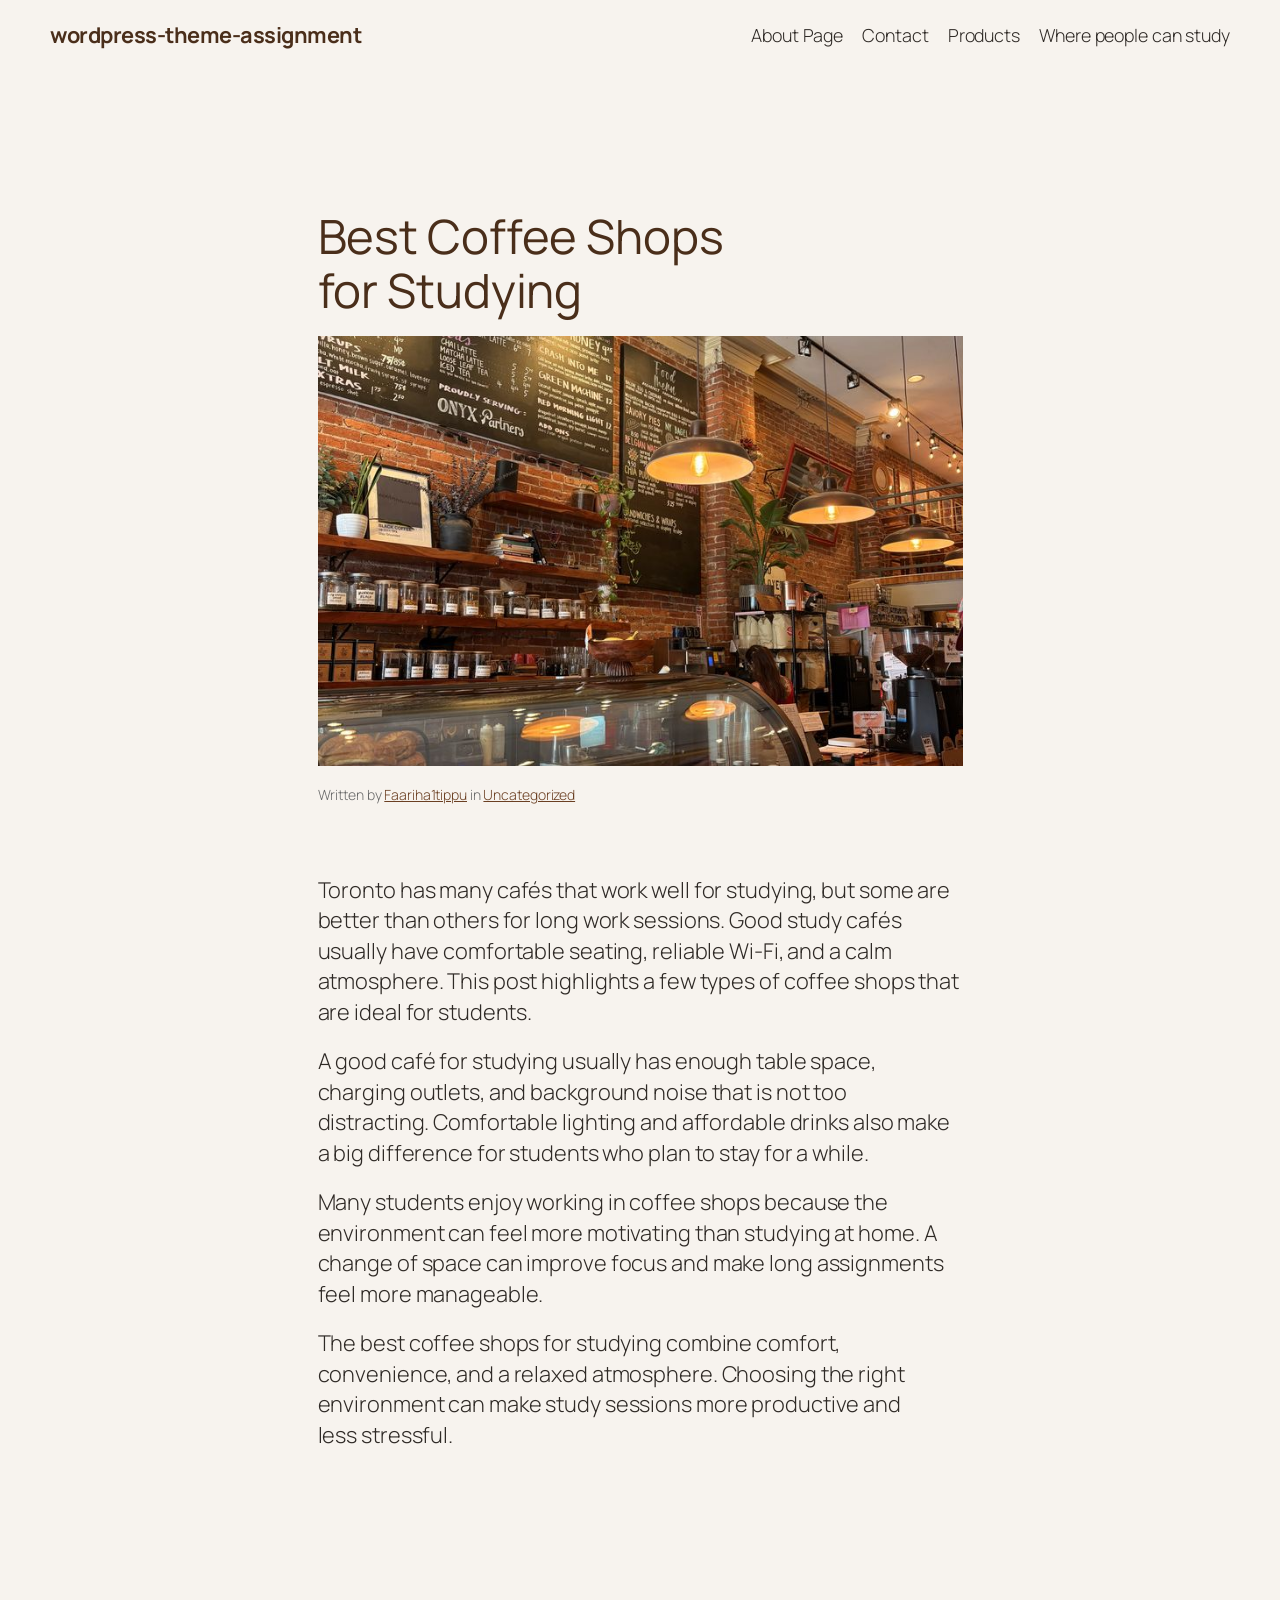
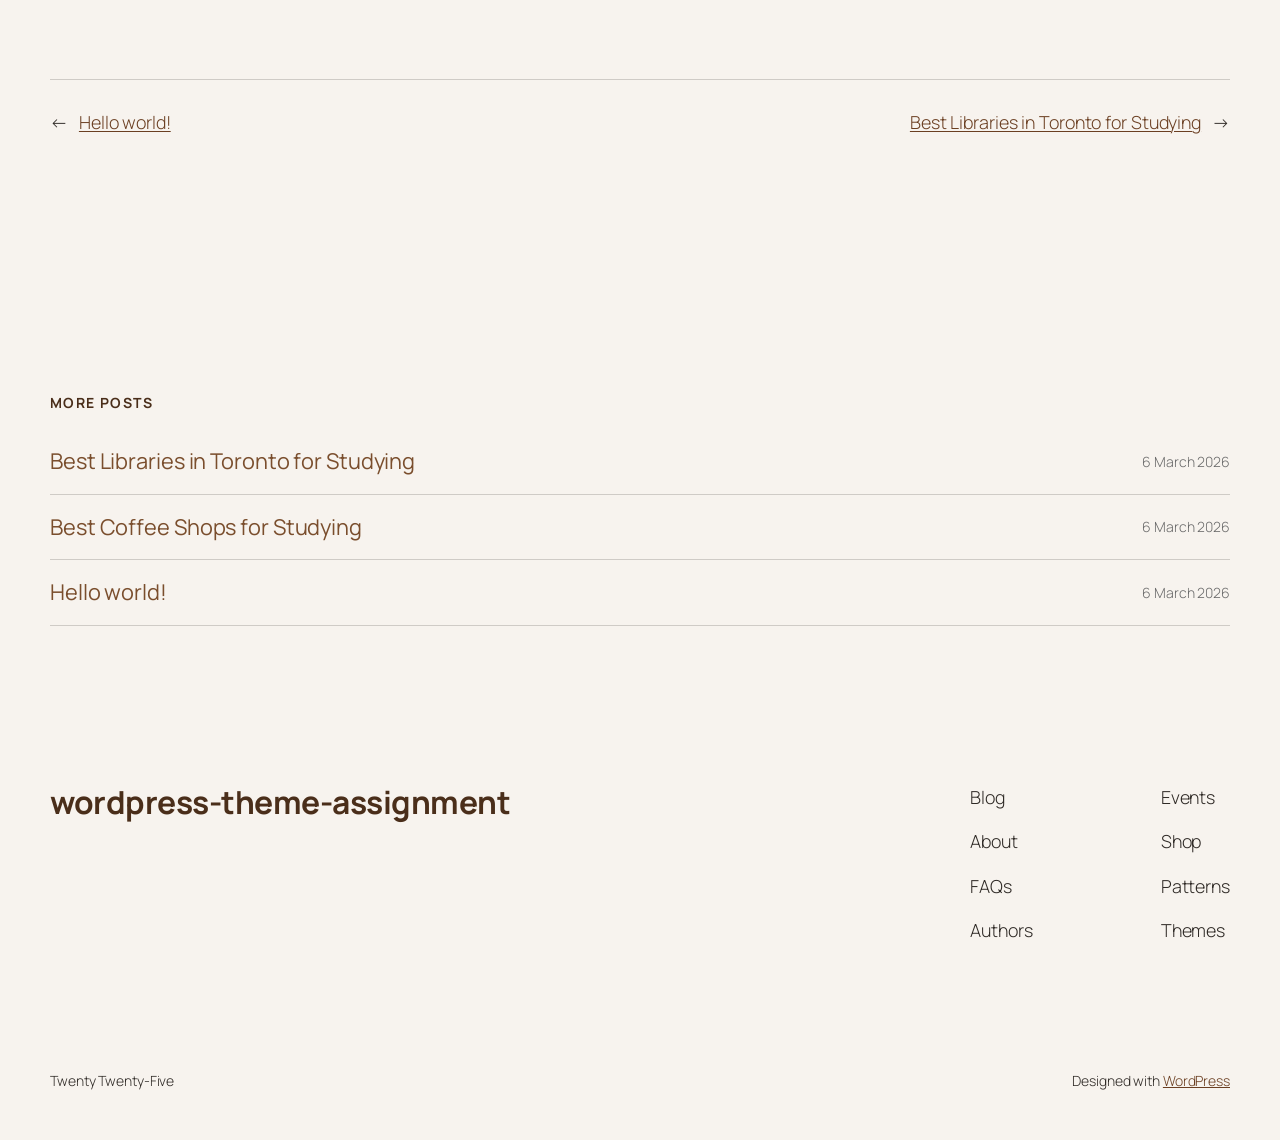
<file: best-coffee-shops-for-studying/index.html>
<!DOCTYPE html>
<html lang="en-CA">
<head>
	<meta charset="UTF-8" />
	<meta name="viewport" content="width=device-width, initial-scale=1" />
<meta name='robots' content='max-image-preview:large' />
<title>Best Coffee Shops for Studying &#8211; wordpress-theme-assignment</title>
<link rel='dns-prefetch' href='//localhost' />
<link rel="alternate" type="application/rss+xml" title="wordpress-theme-assignment &raquo; Feed" href="/feed/" />
<link rel="alternate" type="application/rss+xml" title="wordpress-theme-assignment &raquo; Comments Feed" href="/comments/feed/" />
<link rel="alternate" type="application/rss+xml" title="wordpress-theme-assignment &raquo; Best Coffee Shops for Studying Comments Feed" href="/best-coffee-shops-for-studying/feed/" />
<link rel="alternate" title="oEmbed (JSON)" type="application/json+oembed" href="/wp-json/oembed/1.0/embed?url=http%3A%2F%2Flocalhost%3A8000%2Fbest-coffee-shops-for-studying%2F" />
<link rel="alternate" title="oEmbed (XML)" type="text/xml+oembed" href="/wp-json/oembed/1.0/embed?url=http%3A%2F%2Flocalhost%3A8000%2Fbest-coffee-shops-for-studying%2F&#038;format=xml" />
<script async src="https://www.googletagmanager.com/gtag/js?id=G-KFEBW7Q2V1"></script>
<script>
var tinyGtagJsOptions = {"ga4":"G-KFEBW7Q2V1"};
window.dataLayer || (dataLayer = []);
function gtag(){dataLayer.push(arguments);}
gtag('js', new Date());
gtag('config', "G-KFEBW7Q2V1");
</script>
<style id='wp-img-auto-sizes-contain-inline-css'>
img:is([sizes=auto i],[sizes^="auto," i]){contain-intrinsic-size:3000px 1500px}
/*# sourceURL=wp-img-auto-sizes-contain-inline-css */
</style>
<style id='wp-block-site-title-inline-css'>
.wp-block-site-title{box-sizing:border-box}.wp-block-site-title :where(a){color:inherit;font-family:inherit;font-size:inherit;font-style:inherit;font-weight:inherit;letter-spacing:inherit;line-height:inherit;text-decoration:inherit}
/*# sourceURL=/wp-includes/blocks/site-title/style.min.css */
</style>
<style id='wp-block-page-list-inline-css'>
.wp-block-navigation .wp-block-page-list{align-items:var(--navigation-layout-align,initial);background-color:inherit;display:flex;flex-direction:var(--navigation-layout-direction,initial);flex-wrap:var(--navigation-layout-wrap,wrap);justify-content:var(--navigation-layout-justify,initial)}.wp-block-navigation .wp-block-navigation-item{background-color:inherit}.wp-block-page-list{box-sizing:border-box}
/*# sourceURL=/wp-includes/blocks/page-list/style.min.css */
</style>
<style id='wp-block-navigation-inline-css'>
.wp-block-navigation{position:relative}.wp-block-navigation ul{margin-bottom:0;margin-left:0;margin-top:0;padding-left:0}.wp-block-navigation ul,.wp-block-navigation ul li{list-style:none;padding:0}.wp-block-navigation .wp-block-navigation-item{align-items:center;background-color:inherit;display:flex;position:relative}.wp-block-navigation .wp-block-navigation-item .wp-block-navigation__submenu-container:empty{display:none}.wp-block-navigation .wp-block-navigation-item__content{display:block;z-index:1}.wp-block-navigation .wp-block-navigation-item__content.wp-block-navigation-item__content{color:inherit}.wp-block-navigation.has-text-decoration-underline .wp-block-navigation-item__content,.wp-block-navigation.has-text-decoration-underline .wp-block-navigation-item__content:active,.wp-block-navigation.has-text-decoration-underline .wp-block-navigation-item__content:focus{text-decoration:underline}.wp-block-navigation.has-text-decoration-line-through .wp-block-navigation-item__content,.wp-block-navigation.has-text-decoration-line-through .wp-block-navigation-item__content:active,.wp-block-navigation.has-text-decoration-line-through .wp-block-navigation-item__content:focus{text-decoration:line-through}.wp-block-navigation :where(a),.wp-block-navigation :where(a:active),.wp-block-navigation :where(a:focus){text-decoration:none}.wp-block-navigation .wp-block-navigation__submenu-icon{align-self:center;background-color:inherit;border:none;color:currentColor;display:inline-block;font-size:inherit;height:.6em;line-height:0;margin-left:.25em;padding:0;width:.6em}.wp-block-navigation .wp-block-navigation__submenu-icon svg{display:inline-block;stroke:currentColor;height:inherit;margin-top:.075em;width:inherit}.wp-block-navigation{--navigation-layout-justification-setting:flex-start;--navigation-layout-direction:row;--navigation-layout-wrap:wrap;--navigation-layout-justify:flex-start;--navigation-layout-align:center}.wp-block-navigation.is-vertical{--navigation-layout-direction:column;--navigation-layout-justify:initial;--navigation-layout-align:flex-start}.wp-block-navigation.no-wrap{--navigation-layout-wrap:nowrap}.wp-block-navigation.items-justified-center{--navigation-layout-justification-setting:center;--navigation-layout-justify:center}.wp-block-navigation.items-justified-center.is-vertical{--navigation-layout-align:center}.wp-block-navigation.items-justified-right{--navigation-layout-justification-setting:flex-end;--navigation-layout-justify:flex-end}.wp-block-navigation.items-justified-right.is-vertical{--navigation-layout-align:flex-end}.wp-block-navigation.items-justified-space-between{--navigation-layout-justification-setting:space-between;--navigation-layout-justify:space-between}.wp-block-navigation .has-child .wp-block-navigation__submenu-container{align-items:normal;background-color:inherit;color:inherit;display:flex;flex-direction:column;opacity:0;position:absolute;z-index:2}@media not (prefers-reduced-motion){.wp-block-navigation .has-child .wp-block-navigation__submenu-container{transition:opacity .1s linear}}.wp-block-navigation .has-child .wp-block-navigation__submenu-container{height:0;overflow:hidden;visibility:hidden;width:0}.wp-block-navigation .has-child .wp-block-navigation__submenu-container>.wp-block-navigation-item>.wp-block-navigation-item__content{display:flex;flex-grow:1;padding:.5em 1em}.wp-block-navigation .has-child .wp-block-navigation__submenu-container>.wp-block-navigation-item>.wp-block-navigation-item__content .wp-block-navigation__submenu-icon{margin-left:auto;margin-right:0}.wp-block-navigation .has-child .wp-block-navigation__submenu-container .wp-block-navigation-item__content{margin:0}.wp-block-navigation .has-child .wp-block-navigation__submenu-container{left:-1px;top:100%}@media (min-width:782px){.wp-block-navigation .has-child .wp-block-navigation__submenu-container .wp-block-navigation__submenu-container{left:100%;top:-1px}.wp-block-navigation .has-child .wp-block-navigation__submenu-container .wp-block-navigation__submenu-container:before{background:#0000;content:"";display:block;height:100%;position:absolute;right:100%;width:.5em}.wp-block-navigation .has-child .wp-block-navigation__submenu-container .wp-block-navigation__submenu-icon{margin-right:.25em}.wp-block-navigation .has-child .wp-block-navigation__submenu-container .wp-block-navigation__submenu-icon svg{transform:rotate(-90deg)}}.wp-block-navigation .has-child .wp-block-navigation-submenu__toggle[aria-expanded=true]~.wp-block-navigation__submenu-container,.wp-block-navigation .has-child:not(.open-on-click):hover>.wp-block-navigation__submenu-container,.wp-block-navigation .has-child:not(.open-on-click):not(.open-on-hover-click):focus-within>.wp-block-navigation__submenu-container{height:auto;min-width:200px;opacity:1;overflow:visible;visibility:visible;width:auto}.wp-block-navigation.has-background .has-child .wp-block-navigation__submenu-container{left:0;top:100%}@media (min-width:782px){.wp-block-navigation.has-background .has-child .wp-block-navigation__submenu-container .wp-block-navigation__submenu-container{left:100%;top:0}}.wp-block-navigation-submenu{display:flex;position:relative}.wp-block-navigation-submenu .wp-block-navigation__submenu-icon svg{stroke:currentColor}button.wp-block-navigation-item__content{background-color:initial;border:none;color:currentColor;font-family:inherit;font-size:inherit;font-style:inherit;font-weight:inherit;letter-spacing:inherit;line-height:inherit;text-align:left;text-transform:inherit}.wp-block-navigation-submenu__toggle{cursor:pointer}.wp-block-navigation-submenu__toggle[aria-expanded=true]+.wp-block-navigation__submenu-icon>svg,.wp-block-navigation-submenu__toggle[aria-expanded=true]>svg{transform:rotate(180deg)}.wp-block-navigation-item.open-on-click .wp-block-navigation-submenu__toggle{padding-left:0;padding-right:.85em}.wp-block-navigation-item.open-on-click .wp-block-navigation-submenu__toggle+.wp-block-navigation__submenu-icon{margin-left:-.6em;pointer-events:none}.wp-block-navigation-item.open-on-click button.wp-block-navigation-item__content:not(.wp-block-navigation-submenu__toggle){padding:0}.wp-block-navigation .wp-block-page-list,.wp-block-navigation__container,.wp-block-navigation__responsive-close,.wp-block-navigation__responsive-container,.wp-block-navigation__responsive-container-content,.wp-block-navigation__responsive-dialog{gap:inherit}:where(.wp-block-navigation.has-background .wp-block-navigation-item a:not(.wp-element-button)),:where(.wp-block-navigation.has-background .wp-block-navigation-submenu a:not(.wp-element-button)){padding:.5em 1em}:where(.wp-block-navigation .wp-block-navigation__submenu-container .wp-block-navigation-item a:not(.wp-element-button)),:where(.wp-block-navigation .wp-block-navigation__submenu-container .wp-block-navigation-submenu a:not(.wp-element-button)),:where(.wp-block-navigation .wp-block-navigation__submenu-container .wp-block-navigation-submenu button.wp-block-navigation-item__content),:where(.wp-block-navigation .wp-block-navigation__submenu-container .wp-block-pages-list__item button.wp-block-navigation-item__content){padding:.5em 1em}.wp-block-navigation.items-justified-right .wp-block-navigation__container .has-child .wp-block-navigation__submenu-container,.wp-block-navigation.items-justified-right .wp-block-page-list>.has-child .wp-block-navigation__submenu-container,.wp-block-navigation.items-justified-space-between .wp-block-page-list>.has-child:last-child .wp-block-navigation__submenu-container,.wp-block-navigation.items-justified-space-between>.wp-block-navigation__container>.has-child:last-child .wp-block-navigation__submenu-container{left:auto;right:0}.wp-block-navigation.items-justified-right .wp-block-navigation__container .has-child .wp-block-navigation__submenu-container .wp-block-navigation__submenu-container,.wp-block-navigation.items-justified-right .wp-block-page-list>.has-child .wp-block-navigation__submenu-container .wp-block-navigation__submenu-container,.wp-block-navigation.items-justified-space-between .wp-block-page-list>.has-child:last-child .wp-block-navigation__submenu-container .wp-block-navigation__submenu-container,.wp-block-navigation.items-justified-space-between>.wp-block-navigation__container>.has-child:last-child .wp-block-navigation__submenu-container .wp-block-navigation__submenu-container{left:-1px;right:-1px}@media (min-width:782px){.wp-block-navigation.items-justified-right .wp-block-navigation__container .has-child .wp-block-navigation__submenu-container .wp-block-navigation__submenu-container,.wp-block-navigation.items-justified-right .wp-block-page-list>.has-child .wp-block-navigation__submenu-container .wp-block-navigation__submenu-container,.wp-block-navigation.items-justified-space-between .wp-block-page-list>.has-child:last-child .wp-block-navigation__submenu-container .wp-block-navigation__submenu-container,.wp-block-navigation.items-justified-space-between>.wp-block-navigation__container>.has-child:last-child .wp-block-navigation__submenu-container .wp-block-navigation__submenu-container{left:auto;right:100%}}.wp-block-navigation:not(.has-background) .wp-block-navigation__submenu-container{background-color:#fff;border:1px solid #00000026}.wp-block-navigation.has-background .wp-block-navigation__submenu-container{background-color:inherit}.wp-block-navigation:not(.has-text-color) .wp-block-navigation__submenu-container{color:#000}.wp-block-navigation__container{align-items:var(--navigation-layout-align,initial);display:flex;flex-direction:var(--navigation-layout-direction,initial);flex-wrap:var(--navigation-layout-wrap,wrap);justify-content:var(--navigation-layout-justify,initial);list-style:none;margin:0;padding-left:0}.wp-block-navigation__container .is-responsive{display:none}.wp-block-navigation__container:only-child,.wp-block-page-list:only-child{flex-grow:1}@keyframes overlay-menu__fade-in-animation{0%{opacity:0;transform:translateY(.5em)}to{opacity:1;transform:translateY(0)}}.wp-block-navigation__responsive-container{bottom:0;display:none;left:0;position:fixed;right:0;top:0}.wp-block-navigation__responsive-container :where(.wp-block-navigation-item a){color:inherit}.wp-block-navigation__responsive-container .wp-block-navigation__responsive-container-content{align-items:var(--navigation-layout-align,initial);display:flex;flex-direction:var(--navigation-layout-direction,initial);flex-wrap:var(--navigation-layout-wrap,wrap);justify-content:var(--navigation-layout-justify,initial)}.wp-block-navigation__responsive-container:not(.is-menu-open.is-menu-open){background-color:inherit!important;color:inherit!important}.wp-block-navigation__responsive-container.is-menu-open{background-color:inherit;display:flex;flex-direction:column}@media not (prefers-reduced-motion){.wp-block-navigation__responsive-container.is-menu-open{animation:overlay-menu__fade-in-animation .1s ease-out;animation-fill-mode:forwards}}.wp-block-navigation__responsive-container.is-menu-open{overflow:auto;padding:clamp(1rem,var(--wp--style--root--padding-top),20rem) clamp(1rem,var(--wp--style--root--padding-right),20rem) clamp(1rem,var(--wp--style--root--padding-bottom),20rem) clamp(1rem,var(--wp--style--root--padding-left),20rem);z-index:100000}.wp-block-navigation__responsive-container.is-menu-open .wp-block-navigation__responsive-container-content{align-items:var(--navigation-layout-justification-setting,inherit);display:flex;flex-direction:column;flex-wrap:nowrap;overflow:visible;padding-top:calc(2rem + 24px)}.wp-block-navigation__responsive-container.is-menu-open .wp-block-navigation__responsive-container-content,.wp-block-navigation__responsive-container.is-menu-open .wp-block-navigation__responsive-container-content .wp-block-navigation__container,.wp-block-navigation__responsive-container.is-menu-open .wp-block-navigation__responsive-container-content .wp-block-page-list{justify-content:flex-start}.wp-block-navigation__responsive-container.is-menu-open .wp-block-navigation__responsive-container-content .wp-block-navigation__submenu-icon{display:none}.wp-block-navigation__responsive-container.is-menu-open .wp-block-navigation__responsive-container-content .has-child .wp-block-navigation__submenu-container{border:none;height:auto;min-width:200px;opacity:1;overflow:initial;padding-left:2rem;padding-right:2rem;position:static;visibility:visible;width:auto}.wp-block-navigation__responsive-container.is-menu-open .wp-block-navigation__responsive-container-content .wp-block-navigation__container,.wp-block-navigation__responsive-container.is-menu-open .wp-block-navigation__responsive-container-content .wp-block-navigation__submenu-container{gap:inherit}.wp-block-navigation__responsive-container.is-menu-open .wp-block-navigation__responsive-container-content .wp-block-navigation__submenu-container{padding-top:var(--wp--style--block-gap,2em)}.wp-block-navigation__responsive-container.is-menu-open .wp-block-navigation__responsive-container-content .wp-block-navigation-item__content{padding:0}.wp-block-navigation__responsive-container.is-menu-open .wp-block-navigation__responsive-container-content .wp-block-navigation-item,.wp-block-navigation__responsive-container.is-menu-open .wp-block-navigation__responsive-container-content .wp-block-navigation__container,.wp-block-navigation__responsive-container.is-menu-open .wp-block-navigation__responsive-container-content .wp-block-page-list{align-items:var(--navigation-layout-justification-setting,initial);display:flex;flex-direction:column}.wp-block-navigation__responsive-container.is-menu-open .wp-block-navigation-item,.wp-block-navigation__responsive-container.is-menu-open .wp-block-navigation-item .wp-block-navigation__submenu-container,.wp-block-navigation__responsive-container.is-menu-open .wp-block-navigation__container,.wp-block-navigation__responsive-container.is-menu-open .wp-block-page-list{background:#0000!important;color:inherit!important}.wp-block-navigation__responsive-container.is-menu-open .wp-block-navigation__submenu-container.wp-block-navigation__submenu-container.wp-block-navigation__submenu-container.wp-block-navigation__submenu-container{left:auto;right:auto}@media (min-width:600px){.wp-block-navigation__responsive-container:not(.hidden-by-default):not(.is-menu-open){background-color:inherit;display:block;position:relative;width:100%;z-index:auto}.wp-block-navigation__responsive-container:not(.hidden-by-default):not(.is-menu-open) .wp-block-navigation__responsive-container-close{display:none}.wp-block-navigation__responsive-container.is-menu-open .wp-block-navigation__submenu-container.wp-block-navigation__submenu-container.wp-block-navigation__submenu-container.wp-block-navigation__submenu-container{left:0}}.wp-block-navigation:not(.has-background) .wp-block-navigation__responsive-container.is-menu-open{background-color:#fff}.wp-block-navigation:not(.has-text-color) .wp-block-navigation__responsive-container.is-menu-open{color:#000}.wp-block-navigation__toggle_button_label{font-size:1rem;font-weight:700}.wp-block-navigation__responsive-container-close,.wp-block-navigation__responsive-container-open{background:#0000;border:none;color:currentColor;cursor:pointer;margin:0;padding:0;text-transform:inherit;vertical-align:middle}.wp-block-navigation__responsive-container-close svg,.wp-block-navigation__responsive-container-open svg{fill:currentColor;display:block;height:24px;pointer-events:none;width:24px}.wp-block-navigation__responsive-container-open{display:flex}.wp-block-navigation__responsive-container-open.wp-block-navigation__responsive-container-open.wp-block-navigation__responsive-container-open{font-family:inherit;font-size:inherit;font-weight:inherit}@media (min-width:600px){.wp-block-navigation__responsive-container-open:not(.always-shown){display:none}}.wp-block-navigation__responsive-container-close{position:absolute;right:0;top:0;z-index:2}.wp-block-navigation__responsive-container-close.wp-block-navigation__responsive-container-close.wp-block-navigation__responsive-container-close{font-family:inherit;font-size:inherit;font-weight:inherit}.wp-block-navigation__responsive-close{width:100%}.has-modal-open .wp-block-navigation__responsive-close{margin-left:auto;margin-right:auto;max-width:var(--wp--style--global--wide-size,100%)}.wp-block-navigation__responsive-close:focus{outline:none}.is-menu-open .wp-block-navigation__responsive-close,.is-menu-open .wp-block-navigation__responsive-container-content,.is-menu-open .wp-block-navigation__responsive-dialog{box-sizing:border-box}.wp-block-navigation__responsive-dialog{position:relative}.has-modal-open .admin-bar .is-menu-open .wp-block-navigation__responsive-dialog{margin-top:46px}@media (min-width:782px){.has-modal-open .admin-bar .is-menu-open .wp-block-navigation__responsive-dialog{margin-top:32px}}html.has-modal-open{overflow:hidden}
/*# sourceURL=/wp-includes/blocks/navigation/style.min.css */
</style>
<style id='wp-block-group-inline-css'>
.wp-block-group{box-sizing:border-box}:where(.wp-block-group.wp-block-group-is-layout-constrained){position:relative}
/*# sourceURL=/wp-includes/blocks/group/style.min.css */
</style>
<style id='wp-block-post-title-inline-css'>
.wp-block-post-title{box-sizing:border-box;word-break:break-word}.wp-block-post-title :where(a){display:inline-block;font-family:inherit;font-size:inherit;font-style:inherit;font-weight:inherit;letter-spacing:inherit;line-height:inherit;text-decoration:inherit}
/*# sourceURL=/wp-includes/blocks/post-title/style.min.css */
</style>
<style id='wp-block-post-featured-image-inline-css'>
.wp-block-post-featured-image{margin-left:0;margin-right:0}.wp-block-post-featured-image a{display:block;height:100%}.wp-block-post-featured-image :where(img){box-sizing:border-box;height:auto;max-width:100%;vertical-align:bottom;width:100%}.wp-block-post-featured-image.alignfull img,.wp-block-post-featured-image.alignwide img{width:100%}.wp-block-post-featured-image .wp-block-post-featured-image__overlay.has-background-dim{background-color:#000;inset:0;position:absolute}.wp-block-post-featured-image{position:relative}.wp-block-post-featured-image .wp-block-post-featured-image__overlay.has-background-gradient{background-color:initial}.wp-block-post-featured-image .wp-block-post-featured-image__overlay.has-background-dim-0{opacity:0}.wp-block-post-featured-image .wp-block-post-featured-image__overlay.has-background-dim-10{opacity:.1}.wp-block-post-featured-image .wp-block-post-featured-image__overlay.has-background-dim-20{opacity:.2}.wp-block-post-featured-image .wp-block-post-featured-image__overlay.has-background-dim-30{opacity:.3}.wp-block-post-featured-image .wp-block-post-featured-image__overlay.has-background-dim-40{opacity:.4}.wp-block-post-featured-image .wp-block-post-featured-image__overlay.has-background-dim-50{opacity:.5}.wp-block-post-featured-image .wp-block-post-featured-image__overlay.has-background-dim-60{opacity:.6}.wp-block-post-featured-image .wp-block-post-featured-image__overlay.has-background-dim-70{opacity:.7}.wp-block-post-featured-image .wp-block-post-featured-image__overlay.has-background-dim-80{opacity:.8}.wp-block-post-featured-image .wp-block-post-featured-image__overlay.has-background-dim-90{opacity:.9}.wp-block-post-featured-image .wp-block-post-featured-image__overlay.has-background-dim-100{opacity:1}.wp-block-post-featured-image:where(.alignleft,.alignright){width:100%}
/*# sourceURL=/wp-includes/blocks/post-featured-image/style.min.css */
</style>
<style id='wp-block-paragraph-inline-css'>
.is-small-text{font-size:.875em}.is-regular-text{font-size:1em}.is-large-text{font-size:2.25em}.is-larger-text{font-size:3em}.has-drop-cap:not(:focus):first-letter{float:left;font-size:8.4em;font-style:normal;font-weight:100;line-height:.68;margin:.05em .1em 0 0;text-transform:uppercase}body.rtl .has-drop-cap:not(:focus):first-letter{float:none;margin-left:.1em}p.has-drop-cap.has-background{overflow:hidden}:root :where(p.has-background){padding:1.25em 2.375em}:where(p.has-text-color:not(.has-link-color)) a{color:inherit}p.has-text-align-left[style*="writing-mode:vertical-lr"],p.has-text-align-right[style*="writing-mode:vertical-rl"]{rotate:180deg}
/*# sourceURL=/wp-includes/blocks/paragraph/style.min.css */
</style>
<style id='wp-block-post-author-name-inline-css'>
.wp-block-post-author-name{box-sizing:border-box}
/*# sourceURL=/wp-includes/blocks/post-author-name/style.min.css */
</style>
<style id='wp-block-post-terms-inline-css'>
.wp-block-post-terms{box-sizing:border-box}.wp-block-post-terms .wp-block-post-terms__separator{white-space:pre-wrap}
/*# sourceURL=/wp-includes/blocks/post-terms/style.min.css */
</style>
<style id='wp-block-post-content-inline-css'>
.wp-block-post-content{display:flow-root}
/*# sourceURL=/wp-includes/blocks/post-content/style.min.css */
</style>
<style id='wp-block-post-navigation-link-inline-css'>
.wp-block-post-navigation-link .wp-block-post-navigation-link__arrow-previous{display:inline-block;margin-right:1ch}.wp-block-post-navigation-link .wp-block-post-navigation-link__arrow-previous:not(.is-arrow-chevron){transform:scaleX(1)}.wp-block-post-navigation-link .wp-block-post-navigation-link__arrow-next{display:inline-block;margin-left:1ch}.wp-block-post-navigation-link .wp-block-post-navigation-link__arrow-next:not(.is-arrow-chevron){transform:scaleX(1)}.wp-block-post-navigation-link.has-text-align-left[style*="writing-mode: vertical-lr"],.wp-block-post-navigation-link.has-text-align-right[style*="writing-mode: vertical-rl"]{rotate:180deg}
/*# sourceURL=/wp-includes/blocks/post-navigation-link/style.min.css */
</style>
<style id='wp-block-heading-inline-css'>
h1:where(.wp-block-heading).has-background,h2:where(.wp-block-heading).has-background,h3:where(.wp-block-heading).has-background,h4:where(.wp-block-heading).has-background,h5:where(.wp-block-heading).has-background,h6:where(.wp-block-heading).has-background{padding:1.25em 2.375em}h1.has-text-align-left[style*=writing-mode]:where([style*=vertical-lr]),h1.has-text-align-right[style*=writing-mode]:where([style*=vertical-rl]),h2.has-text-align-left[style*=writing-mode]:where([style*=vertical-lr]),h2.has-text-align-right[style*=writing-mode]:where([style*=vertical-rl]),h3.has-text-align-left[style*=writing-mode]:where([style*=vertical-lr]),h3.has-text-align-right[style*=writing-mode]:where([style*=vertical-rl]),h4.has-text-align-left[style*=writing-mode]:where([style*=vertical-lr]),h4.has-text-align-right[style*=writing-mode]:where([style*=vertical-rl]),h5.has-text-align-left[style*=writing-mode]:where([style*=vertical-lr]),h5.has-text-align-right[style*=writing-mode]:where([style*=vertical-rl]),h6.has-text-align-left[style*=writing-mode]:where([style*=vertical-lr]),h6.has-text-align-right[style*=writing-mode]:where([style*=vertical-rl]){rotate:180deg}
/*# sourceURL=/wp-includes/blocks/heading/style.min.css */
</style>
<style id='wp-block-post-date-inline-css'>
.wp-block-post-date{box-sizing:border-box}
/*# sourceURL=/wp-includes/blocks/post-date/style.min.css */
</style>
<style id='wp-block-post-template-inline-css'>
.wp-block-post-template{box-sizing:border-box;list-style:none;margin-bottom:0;margin-top:0;max-width:100%;padding:0}.wp-block-post-template.is-flex-container{display:flex;flex-direction:row;flex-wrap:wrap;gap:1.25em}.wp-block-post-template.is-flex-container>li{margin:0;width:100%}@media (min-width:600px){.wp-block-post-template.is-flex-container.is-flex-container.columns-2>li{width:calc(50% - .625em)}.wp-block-post-template.is-flex-container.is-flex-container.columns-3>li{width:calc(33.33333% - .83333em)}.wp-block-post-template.is-flex-container.is-flex-container.columns-4>li{width:calc(25% - .9375em)}.wp-block-post-template.is-flex-container.is-flex-container.columns-5>li{width:calc(20% - 1em)}.wp-block-post-template.is-flex-container.is-flex-container.columns-6>li{width:calc(16.66667% - 1.04167em)}}@media (max-width:600px){.wp-block-post-template-is-layout-grid.wp-block-post-template-is-layout-grid.wp-block-post-template-is-layout-grid.wp-block-post-template-is-layout-grid{grid-template-columns:1fr}}.wp-block-post-template-is-layout-constrained>li>.alignright,.wp-block-post-template-is-layout-flow>li>.alignright{float:right;margin-inline-end:0;margin-inline-start:2em}.wp-block-post-template-is-layout-constrained>li>.alignleft,.wp-block-post-template-is-layout-flow>li>.alignleft{float:left;margin-inline-end:2em;margin-inline-start:0}.wp-block-post-template-is-layout-constrained>li>.aligncenter,.wp-block-post-template-is-layout-flow>li>.aligncenter{margin-inline-end:auto;margin-inline-start:auto}
/*# sourceURL=/wp-includes/blocks/post-template/style.min.css */
</style>
<style id='wp-block-spacer-inline-css'>
.wp-block-spacer{clear:both}
/*# sourceURL=/wp-includes/blocks/spacer/style.min.css */
</style>
<style id='wp-block-columns-inline-css'>
.wp-block-columns{box-sizing:border-box;display:flex;flex-wrap:wrap!important}@media (min-width:782px){.wp-block-columns{flex-wrap:nowrap!important}}.wp-block-columns{align-items:normal!important}.wp-block-columns.are-vertically-aligned-top{align-items:flex-start}.wp-block-columns.are-vertically-aligned-center{align-items:center}.wp-block-columns.are-vertically-aligned-bottom{align-items:flex-end}@media (max-width:781px){.wp-block-columns:not(.is-not-stacked-on-mobile)>.wp-block-column{flex-basis:100%!important}}@media (min-width:782px){.wp-block-columns:not(.is-not-stacked-on-mobile)>.wp-block-column{flex-basis:0;flex-grow:1}.wp-block-columns:not(.is-not-stacked-on-mobile)>.wp-block-column[style*=flex-basis]{flex-grow:0}}.wp-block-columns.is-not-stacked-on-mobile{flex-wrap:nowrap!important}.wp-block-columns.is-not-stacked-on-mobile>.wp-block-column{flex-basis:0;flex-grow:1}.wp-block-columns.is-not-stacked-on-mobile>.wp-block-column[style*=flex-basis]{flex-grow:0}:where(.wp-block-columns){margin-bottom:1.75em}:where(.wp-block-columns.has-background){padding:1.25em 2.375em}.wp-block-column{flex-grow:1;min-width:0;overflow-wrap:break-word;word-break:break-word}.wp-block-column.is-vertically-aligned-top{align-self:flex-start}.wp-block-column.is-vertically-aligned-center{align-self:center}.wp-block-column.is-vertically-aligned-bottom{align-self:flex-end}.wp-block-column.is-vertically-aligned-stretch{align-self:stretch}.wp-block-column.is-vertically-aligned-bottom,.wp-block-column.is-vertically-aligned-center,.wp-block-column.is-vertically-aligned-top{width:100%}
/*# sourceURL=/wp-includes/blocks/columns/style.min.css */
</style>
<style id='wp-block-navigation-link-inline-css'>
.wp-block-navigation .wp-block-navigation-item__label{overflow-wrap:break-word}.wp-block-navigation .wp-block-navigation-item__description{display:none}.link-ui-tools{outline:1px solid #f0f0f0;padding:8px}.link-ui-block-inserter{padding-top:8px}.link-ui-block-inserter__back{margin-left:8px;text-transform:uppercase}
/*# sourceURL=/wp-includes/blocks/navigation-link/style.min.css */
</style>
<style id='wp-block-library-inline-css'>
:root{--wp-block-synced-color:#7a00df;--wp-block-synced-color--rgb:122,0,223;--wp-bound-block-color:var(--wp-block-synced-color);--wp-editor-canvas-background:#ddd;--wp-admin-theme-color:#007cba;--wp-admin-theme-color--rgb:0,124,186;--wp-admin-theme-color-darker-10:#006ba1;--wp-admin-theme-color-darker-10--rgb:0,107,160.5;--wp-admin-theme-color-darker-20:#005a87;--wp-admin-theme-color-darker-20--rgb:0,90,135;--wp-admin-border-width-focus:2px}@media (min-resolution:192dpi){:root{--wp-admin-border-width-focus:1.5px}}.wp-element-button{cursor:pointer}:root .has-very-light-gray-background-color{background-color:#eee}:root .has-very-dark-gray-background-color{background-color:#313131}:root .has-very-light-gray-color{color:#eee}:root .has-very-dark-gray-color{color:#313131}:root .has-vivid-green-cyan-to-vivid-cyan-blue-gradient-background{background:linear-gradient(135deg,#00d084,#0693e3)}:root .has-purple-crush-gradient-background{background:linear-gradient(135deg,#34e2e4,#4721fb 50%,#ab1dfe)}:root .has-hazy-dawn-gradient-background{background:linear-gradient(135deg,#faaca8,#dad0ec)}:root .has-subdued-olive-gradient-background{background:linear-gradient(135deg,#fafae1,#67a671)}:root .has-atomic-cream-gradient-background{background:linear-gradient(135deg,#fdd79a,#004a59)}:root .has-nightshade-gradient-background{background:linear-gradient(135deg,#330968,#31cdcf)}:root .has-midnight-gradient-background{background:linear-gradient(135deg,#020381,#2874fc)}:root{--wp--preset--font-size--normal:16px;--wp--preset--font-size--huge:42px}.has-regular-font-size{font-size:1em}.has-larger-font-size{font-size:2.625em}.has-normal-font-size{font-size:var(--wp--preset--font-size--normal)}.has-huge-font-size{font-size:var(--wp--preset--font-size--huge)}.has-text-align-center{text-align:center}.has-text-align-left{text-align:left}.has-text-align-right{text-align:right}.has-fit-text{white-space:nowrap!important}#end-resizable-editor-section{display:none}.aligncenter{clear:both}.items-justified-left{justify-content:flex-start}.items-justified-center{justify-content:center}.items-justified-right{justify-content:flex-end}.items-justified-space-between{justify-content:space-between}.screen-reader-text{border:0;clip-path:inset(50%);height:1px;margin:-1px;overflow:hidden;padding:0;position:absolute;width:1px;word-wrap:normal!important}.screen-reader-text:focus{background-color:#ddd;clip-path:none;color:#444;display:block;font-size:1em;height:auto;left:5px;line-height:normal;padding:15px 23px 14px;text-decoration:none;top:5px;width:auto;z-index:100000}html :where(.has-border-color){border-style:solid}html :where([style*=border-top-color]){border-top-style:solid}html :where([style*=border-right-color]){border-right-style:solid}html :where([style*=border-bottom-color]){border-bottom-style:solid}html :where([style*=border-left-color]){border-left-style:solid}html :where([style*=border-width]){border-style:solid}html :where([style*=border-top-width]){border-top-style:solid}html :where([style*=border-right-width]){border-right-style:solid}html :where([style*=border-bottom-width]){border-bottom-style:solid}html :where([style*=border-left-width]){border-left-style:solid}html :where(img[class*=wp-image-]){height:auto;max-width:100%}:where(figure){margin:0 0 1em}html :where(.is-position-sticky){--wp-admin--admin-bar--position-offset:var(--wp-admin--admin-bar--height,0px)}@media screen and (max-width:600px){html :where(.is-position-sticky){--wp-admin--admin-bar--position-offset:0px}}
/*# sourceURL=/wp-includes/css/dist/block-library/common.min.css */
</style>
<style id='global-styles-inline-css'>
:root{--wp--preset--aspect-ratio--square: 1;--wp--preset--aspect-ratio--4-3: 4/3;--wp--preset--aspect-ratio--3-4: 3/4;--wp--preset--aspect-ratio--3-2: 3/2;--wp--preset--aspect-ratio--2-3: 2/3;--wp--preset--aspect-ratio--16-9: 16/9;--wp--preset--aspect-ratio--9-16: 9/16;--wp--preset--color--black: #000000;--wp--preset--color--cyan-bluish-gray: #abb8c3;--wp--preset--color--white: #ffffff;--wp--preset--color--pale-pink: #f78da7;--wp--preset--color--vivid-red: #cf2e2e;--wp--preset--color--luminous-vivid-orange: #ff6900;--wp--preset--color--luminous-vivid-amber: #fcb900;--wp--preset--color--light-green-cyan: #7bdcb5;--wp--preset--color--vivid-green-cyan: #00d084;--wp--preset--color--pale-cyan-blue: #8ed1fc;--wp--preset--color--vivid-cyan-blue: #0693e3;--wp--preset--color--vivid-purple: #9b51e0;--wp--preset--color--base: #FFFFFF;--wp--preset--color--contrast: #111111;--wp--preset--color--accent-1: #FFEE58;--wp--preset--color--accent-2: #F6CFF4;--wp--preset--color--accent-3: #503AA8;--wp--preset--color--accent-4: #686868;--wp--preset--color--accent-5: #FBFAF3;--wp--preset--color--accent-6: color-mix(in srgb, currentColor 20%, transparent);--wp--preset--gradient--vivid-cyan-blue-to-vivid-purple: linear-gradient(135deg,rgb(6,147,227) 0%,rgb(155,81,224) 100%);--wp--preset--gradient--light-green-cyan-to-vivid-green-cyan: linear-gradient(135deg,rgb(122,220,180) 0%,rgb(0,208,130) 100%);--wp--preset--gradient--luminous-vivid-amber-to-luminous-vivid-orange: linear-gradient(135deg,rgb(252,185,0) 0%,rgb(255,105,0) 100%);--wp--preset--gradient--luminous-vivid-orange-to-vivid-red: linear-gradient(135deg,rgb(255,105,0) 0%,rgb(207,46,46) 100%);--wp--preset--gradient--very-light-gray-to-cyan-bluish-gray: linear-gradient(135deg,rgb(238,238,238) 0%,rgb(169,184,195) 100%);--wp--preset--gradient--cool-to-warm-spectrum: linear-gradient(135deg,rgb(74,234,220) 0%,rgb(151,120,209) 20%,rgb(207,42,186) 40%,rgb(238,44,130) 60%,rgb(251,105,98) 80%,rgb(254,248,76) 100%);--wp--preset--gradient--blush-light-purple: linear-gradient(135deg,rgb(255,206,236) 0%,rgb(152,150,240) 100%);--wp--preset--gradient--blush-bordeaux: linear-gradient(135deg,rgb(254,205,165) 0%,rgb(254,45,45) 50%,rgb(107,0,62) 100%);--wp--preset--gradient--luminous-dusk: linear-gradient(135deg,rgb(255,203,112) 0%,rgb(199,81,192) 50%,rgb(65,88,208) 100%);--wp--preset--gradient--pale-ocean: linear-gradient(135deg,rgb(255,245,203) 0%,rgb(182,227,212) 50%,rgb(51,167,181) 100%);--wp--preset--gradient--electric-grass: linear-gradient(135deg,rgb(202,248,128) 0%,rgb(113,206,126) 100%);--wp--preset--gradient--midnight: linear-gradient(135deg,rgb(2,3,129) 0%,rgb(40,116,252) 100%);--wp--preset--font-size--small: 0.875rem;--wp--preset--font-size--medium: clamp(1rem, 1rem + ((1vw - 0.2rem) * 0.196), 1.125rem);--wp--preset--font-size--large: clamp(1.125rem, 1.125rem + ((1vw - 0.2rem) * 0.392), 1.375rem);--wp--preset--font-size--x-large: clamp(1.75rem, 1.75rem + ((1vw - 0.2rem) * 0.392), 2rem);--wp--preset--font-size--xx-large: clamp(2.15rem, 2.15rem + ((1vw - 0.2rem) * 1.333), 3rem);--wp--preset--font-family--manrope: Manrope, sans-serif;--wp--preset--font-family--fira-code: "Fira Code", monospace;--wp--preset--spacing--20: 10px;--wp--preset--spacing--30: 20px;--wp--preset--spacing--40: 30px;--wp--preset--spacing--50: clamp(30px, 5vw, 50px);--wp--preset--spacing--60: clamp(30px, 7vw, 70px);--wp--preset--spacing--70: clamp(50px, 7vw, 90px);--wp--preset--spacing--80: clamp(70px, 10vw, 140px);--wp--preset--shadow--natural: 6px 6px 9px rgba(0, 0, 0, 0.2);--wp--preset--shadow--deep: 12px 12px 50px rgba(0, 0, 0, 0.4);--wp--preset--shadow--sharp: 6px 6px 0px rgba(0, 0, 0, 0.2);--wp--preset--shadow--outlined: 6px 6px 0px -3px rgb(255, 255, 255), 6px 6px rgb(0, 0, 0);--wp--preset--shadow--crisp: 6px 6px 0px rgb(0, 0, 0);}:root { --wp--style--global--content-size: 645px;--wp--style--global--wide-size: 1340px; }:where(body) { margin: 0; }.wp-site-blocks { padding-top: var(--wp--style--root--padding-top); padding-bottom: var(--wp--style--root--padding-bottom); }.has-global-padding { padding-right: var(--wp--style--root--padding-right); padding-left: var(--wp--style--root--padding-left); }.has-global-padding > .alignfull { margin-right: calc(var(--wp--style--root--padding-right) * -1); margin-left: calc(var(--wp--style--root--padding-left) * -1); }.has-global-padding :where(:not(.alignfull.is-layout-flow) > .has-global-padding:not(.wp-block-block, .alignfull)) { padding-right: 0; padding-left: 0; }.has-global-padding :where(:not(.alignfull.is-layout-flow) > .has-global-padding:not(.wp-block-block, .alignfull)) > .alignfull { margin-left: 0; margin-right: 0; }.wp-site-blocks > .alignleft { float: left; margin-right: 2em; }.wp-site-blocks > .alignright { float: right; margin-left: 2em; }.wp-site-blocks > .aligncenter { justify-content: center; margin-left: auto; margin-right: auto; }:where(.wp-site-blocks) > * { margin-block-start: 1.2rem; margin-block-end: 0; }:where(.wp-site-blocks) > :first-child { margin-block-start: 0; }:where(.wp-site-blocks) > :last-child { margin-block-end: 0; }:root { --wp--style--block-gap: 1.2rem; }:root :where(.is-layout-flow) > :first-child{margin-block-start: 0;}:root :where(.is-layout-flow) > :last-child{margin-block-end: 0;}:root :where(.is-layout-flow) > *{margin-block-start: 1.2rem;margin-block-end: 0;}:root :where(.is-layout-constrained) > :first-child{margin-block-start: 0;}:root :where(.is-layout-constrained) > :last-child{margin-block-end: 0;}:root :where(.is-layout-constrained) > *{margin-block-start: 1.2rem;margin-block-end: 0;}:root :where(.is-layout-flex){gap: 1.2rem;}:root :where(.is-layout-grid){gap: 1.2rem;}.is-layout-flow > .alignleft{float: left;margin-inline-start: 0;margin-inline-end: 2em;}.is-layout-flow > .alignright{float: right;margin-inline-start: 2em;margin-inline-end: 0;}.is-layout-flow > .aligncenter{margin-left: auto !important;margin-right: auto !important;}.is-layout-constrained > .alignleft{float: left;margin-inline-start: 0;margin-inline-end: 2em;}.is-layout-constrained > .alignright{float: right;margin-inline-start: 2em;margin-inline-end: 0;}.is-layout-constrained > .aligncenter{margin-left: auto !important;margin-right: auto !important;}.is-layout-constrained > :where(:not(.alignleft):not(.alignright):not(.alignfull)){max-width: var(--wp--style--global--content-size);margin-left: auto !important;margin-right: auto !important;}.is-layout-constrained > .alignwide{max-width: var(--wp--style--global--wide-size);}body .is-layout-flex{display: flex;}.is-layout-flex{flex-wrap: wrap;align-items: center;}.is-layout-flex > :is(*, div){margin: 0;}body .is-layout-grid{display: grid;}.is-layout-grid > :is(*, div){margin: 0;}body{background-color: var(--wp--preset--color--base);color: var(--wp--preset--color--contrast);font-family: var(--wp--preset--font-family--manrope);font-size: var(--wp--preset--font-size--large);font-weight: 300;letter-spacing: -0.1px;line-height: 1.4;--wp--style--root--padding-top: 0px;--wp--style--root--padding-right: var(--wp--preset--spacing--50);--wp--style--root--padding-bottom: 0px;--wp--style--root--padding-left: var(--wp--preset--spacing--50);}a:where(:not(.wp-element-button)){color: currentColor;text-decoration: underline;}:root :where(a:where(:not(.wp-element-button)):hover){text-decoration: none;}h1, h2, h3, h4, h5, h6{font-weight: 400;letter-spacing: -0.1px;line-height: 1.125;}h1{font-size: var(--wp--preset--font-size--xx-large);}h2{font-size: var(--wp--preset--font-size--x-large);}h3{font-size: var(--wp--preset--font-size--large);}h4{font-size: var(--wp--preset--font-size--medium);}h5{font-size: var(--wp--preset--font-size--small);letter-spacing: 0.5px;}h6{font-size: var(--wp--preset--font-size--small);font-weight: 700;letter-spacing: 1.4px;text-transform: uppercase;}:root :where(.wp-element-button, .wp-block-button__link){background-color: var(--wp--preset--color--contrast);border-width: 0;color: var(--wp--preset--color--base);font-family: inherit;font-size: var(--wp--preset--font-size--medium);font-style: inherit;font-weight: inherit;letter-spacing: inherit;line-height: inherit;padding-top: 1rem;padding-right: 2.25rem;padding-bottom: 1rem;padding-left: 2.25rem;text-decoration: none;text-transform: inherit;}:root :where(.wp-element-button:hover, .wp-block-button__link:hover){background-color: color-mix(in srgb, var(--wp--preset--color--contrast) 85%, transparent);border-color: transparent;color: var(--wp--preset--color--base);}:root :where(.wp-element-button:focus, .wp-block-button__link:focus){outline-color: var(--wp--preset--color--accent-4);outline-offset: 2px;}:root :where(.wp-element-caption, .wp-block-audio figcaption, .wp-block-embed figcaption, .wp-block-gallery figcaption, .wp-block-image figcaption, .wp-block-table figcaption, .wp-block-video figcaption){font-size: var(--wp--preset--font-size--small);line-height: 1.4;}.has-black-color{color: var(--wp--preset--color--black) !important;}.has-cyan-bluish-gray-color{color: var(--wp--preset--color--cyan-bluish-gray) !important;}.has-white-color{color: var(--wp--preset--color--white) !important;}.has-pale-pink-color{color: var(--wp--preset--color--pale-pink) !important;}.has-vivid-red-color{color: var(--wp--preset--color--vivid-red) !important;}.has-luminous-vivid-orange-color{color: var(--wp--preset--color--luminous-vivid-orange) !important;}.has-luminous-vivid-amber-color{color: var(--wp--preset--color--luminous-vivid-amber) !important;}.has-light-green-cyan-color{color: var(--wp--preset--color--light-green-cyan) !important;}.has-vivid-green-cyan-color{color: var(--wp--preset--color--vivid-green-cyan) !important;}.has-pale-cyan-blue-color{color: var(--wp--preset--color--pale-cyan-blue) !important;}.has-vivid-cyan-blue-color{color: var(--wp--preset--color--vivid-cyan-blue) !important;}.has-vivid-purple-color{color: var(--wp--preset--color--vivid-purple) !important;}.has-base-color{color: var(--wp--preset--color--base) !important;}.has-contrast-color{color: var(--wp--preset--color--contrast) !important;}.has-accent-1-color{color: var(--wp--preset--color--accent-1) !important;}.has-accent-2-color{color: var(--wp--preset--color--accent-2) !important;}.has-accent-3-color{color: var(--wp--preset--color--accent-3) !important;}.has-accent-4-color{color: var(--wp--preset--color--accent-4) !important;}.has-accent-5-color{color: var(--wp--preset--color--accent-5) !important;}.has-accent-6-color{color: var(--wp--preset--color--accent-6) !important;}.has-black-background-color{background-color: var(--wp--preset--color--black) !important;}.has-cyan-bluish-gray-background-color{background-color: var(--wp--preset--color--cyan-bluish-gray) !important;}.has-white-background-color{background-color: var(--wp--preset--color--white) !important;}.has-pale-pink-background-color{background-color: var(--wp--preset--color--pale-pink) !important;}.has-vivid-red-background-color{background-color: var(--wp--preset--color--vivid-red) !important;}.has-luminous-vivid-orange-background-color{background-color: var(--wp--preset--color--luminous-vivid-orange) !important;}.has-luminous-vivid-amber-background-color{background-color: var(--wp--preset--color--luminous-vivid-amber) !important;}.has-light-green-cyan-background-color{background-color: var(--wp--preset--color--light-green-cyan) !important;}.has-vivid-green-cyan-background-color{background-color: var(--wp--preset--color--vivid-green-cyan) !important;}.has-pale-cyan-blue-background-color{background-color: var(--wp--preset--color--pale-cyan-blue) !important;}.has-vivid-cyan-blue-background-color{background-color: var(--wp--preset--color--vivid-cyan-blue) !important;}.has-vivid-purple-background-color{background-color: var(--wp--preset--color--vivid-purple) !important;}.has-base-background-color{background-color: var(--wp--preset--color--base) !important;}.has-contrast-background-color{background-color: var(--wp--preset--color--contrast) !important;}.has-accent-1-background-color{background-color: var(--wp--preset--color--accent-1) !important;}.has-accent-2-background-color{background-color: var(--wp--preset--color--accent-2) !important;}.has-accent-3-background-color{background-color: var(--wp--preset--color--accent-3) !important;}.has-accent-4-background-color{background-color: var(--wp--preset--color--accent-4) !important;}.has-accent-5-background-color{background-color: var(--wp--preset--color--accent-5) !important;}.has-accent-6-background-color{background-color: var(--wp--preset--color--accent-6) !important;}.has-black-border-color{border-color: var(--wp--preset--color--black) !important;}.has-cyan-bluish-gray-border-color{border-color: var(--wp--preset--color--cyan-bluish-gray) !important;}.has-white-border-color{border-color: var(--wp--preset--color--white) !important;}.has-pale-pink-border-color{border-color: var(--wp--preset--color--pale-pink) !important;}.has-vivid-red-border-color{border-color: var(--wp--preset--color--vivid-red) !important;}.has-luminous-vivid-orange-border-color{border-color: var(--wp--preset--color--luminous-vivid-orange) !important;}.has-luminous-vivid-amber-border-color{border-color: var(--wp--preset--color--luminous-vivid-amber) !important;}.has-light-green-cyan-border-color{border-color: var(--wp--preset--color--light-green-cyan) !important;}.has-vivid-green-cyan-border-color{border-color: var(--wp--preset--color--vivid-green-cyan) !important;}.has-pale-cyan-blue-border-color{border-color: var(--wp--preset--color--pale-cyan-blue) !important;}.has-vivid-cyan-blue-border-color{border-color: var(--wp--preset--color--vivid-cyan-blue) !important;}.has-vivid-purple-border-color{border-color: var(--wp--preset--color--vivid-purple) !important;}.has-base-border-color{border-color: var(--wp--preset--color--base) !important;}.has-contrast-border-color{border-color: var(--wp--preset--color--contrast) !important;}.has-accent-1-border-color{border-color: var(--wp--preset--color--accent-1) !important;}.has-accent-2-border-color{border-color: var(--wp--preset--color--accent-2) !important;}.has-accent-3-border-color{border-color: var(--wp--preset--color--accent-3) !important;}.has-accent-4-border-color{border-color: var(--wp--preset--color--accent-4) !important;}.has-accent-5-border-color{border-color: var(--wp--preset--color--accent-5) !important;}.has-accent-6-border-color{border-color: var(--wp--preset--color--accent-6) !important;}.has-vivid-cyan-blue-to-vivid-purple-gradient-background{background: var(--wp--preset--gradient--vivid-cyan-blue-to-vivid-purple) !important;}.has-light-green-cyan-to-vivid-green-cyan-gradient-background{background: var(--wp--preset--gradient--light-green-cyan-to-vivid-green-cyan) !important;}.has-luminous-vivid-amber-to-luminous-vivid-orange-gradient-background{background: var(--wp--preset--gradient--luminous-vivid-amber-to-luminous-vivid-orange) !important;}.has-luminous-vivid-orange-to-vivid-red-gradient-background{background: var(--wp--preset--gradient--luminous-vivid-orange-to-vivid-red) !important;}.has-very-light-gray-to-cyan-bluish-gray-gradient-background{background: var(--wp--preset--gradient--very-light-gray-to-cyan-bluish-gray) !important;}.has-cool-to-warm-spectrum-gradient-background{background: var(--wp--preset--gradient--cool-to-warm-spectrum) !important;}.has-blush-light-purple-gradient-background{background: var(--wp--preset--gradient--blush-light-purple) !important;}.has-blush-bordeaux-gradient-background{background: var(--wp--preset--gradient--blush-bordeaux) !important;}.has-luminous-dusk-gradient-background{background: var(--wp--preset--gradient--luminous-dusk) !important;}.has-pale-ocean-gradient-background{background: var(--wp--preset--gradient--pale-ocean) !important;}.has-electric-grass-gradient-background{background: var(--wp--preset--gradient--electric-grass) !important;}.has-midnight-gradient-background{background: var(--wp--preset--gradient--midnight) !important;}.has-small-font-size{font-size: var(--wp--preset--font-size--small) !important;}.has-medium-font-size{font-size: var(--wp--preset--font-size--medium) !important;}.has-large-font-size{font-size: var(--wp--preset--font-size--large) !important;}.has-x-large-font-size{font-size: var(--wp--preset--font-size--x-large) !important;}.has-xx-large-font-size{font-size: var(--wp--preset--font-size--xx-large) !important;}.has-manrope-font-family{font-family: var(--wp--preset--font-family--manrope) !important;}.has-fira-code-font-family{font-family: var(--wp--preset--font-family--fira-code) !important;}
:root :where(.wp-block-columns-is-layout-flow) > :first-child{margin-block-start: 0;}:root :where(.wp-block-columns-is-layout-flow) > :last-child{margin-block-end: 0;}:root :where(.wp-block-columns-is-layout-flow) > *{margin-block-start: var(--wp--preset--spacing--50);margin-block-end: 0;}:root :where(.wp-block-columns-is-layout-constrained) > :first-child{margin-block-start: 0;}:root :where(.wp-block-columns-is-layout-constrained) > :last-child{margin-block-end: 0;}:root :where(.wp-block-columns-is-layout-constrained) > *{margin-block-start: var(--wp--preset--spacing--50);margin-block-end: 0;}:root :where(.wp-block-columns-is-layout-flex){gap: var(--wp--preset--spacing--50);}:root :where(.wp-block-columns-is-layout-grid){gap: var(--wp--preset--spacing--50);}
:root :where(.wp-block-post-date){color: var(--wp--preset--color--accent-4);font-size: var(--wp--preset--font-size--small);}
:root :where(.wp-block-post-date a:where(:not(.wp-element-button))){color: var(--wp--preset--color--accent-4);text-decoration: none;}
:root :where(.wp-block-post-date a:where(:not(.wp-element-button)):hover){text-decoration: underline;}
:root :where(.wp-block-post-navigation-link){font-size: var(--wp--preset--font-size--medium);}
:root :where(.wp-block-post-terms){font-size: var(--wp--preset--font-size--small);font-weight: 600;}:root :where(.wp-block-post-terms a){white-space: nowrap;}
:root :where(.wp-block-post-title a:where(:not(.wp-element-button))){text-decoration: none;}
:root :where(.wp-block-post-title a:where(:not(.wp-element-button)):hover){text-decoration: underline;}
:root :where(.wp-block-site-title){font-weight: 700;letter-spacing: -.5px;}
:root :where(.wp-block-site-title a:where(:not(.wp-element-button))){text-decoration: none;}
:root :where(.wp-block-site-title a:where(:not(.wp-element-button)):hover){text-decoration: underline;}
:root :where(.wp-block-navigation){font-size: var(--wp--preset--font-size--medium);}
:root :where(.wp-block-navigation a:where(:not(.wp-element-button))){text-decoration: none;}
:root :where(.wp-block-navigation a:where(:not(.wp-element-button)):hover){text-decoration: underline;}
/*# sourceURL=global-styles-inline-css */
</style>
<style id='block-style-variation-styles-inline-css'>
:root :where(.is-style-post-terms-1--2 a:where(:not(.wp-element-button))){border-radius: 20px;border-color: var(--wp--preset--color--accent-6);border-width: 0.8px;border-style: solid;font-weight: 400;line-height: 2.8;padding-top: 5px;padding-right: 10px;padding-bottom: 5px;padding-left: 10px;text-decoration: none;}:root :where(.is-style-post-terms-1--2 a:where(:not(.wp-element-button)):hover){text-decoration: underline;}
/*# sourceURL=block-style-variation-styles-inline-css */
</style>
<style id='wp-emoji-styles-inline-css'>

	img.wp-smiley, img.emoji {
		display: inline !important;
		border: none !important;
		box-shadow: none !important;
		height: 1em !important;
		width: 1em !important;
		margin: 0 0.07em !important;
		vertical-align: -0.1em !important;
		background: none !important;
		padding: 0 !important;
	}
/*# sourceURL=wp-emoji-styles-inline-css */
</style>
<link rel='stylesheet' id='dashicons-css' href='/wp-includes/css/dashicons.min.css?ver=6.9.4' media='all' />
<link rel='stylesheet' id='al_product_styles-css' href='/wp-content/plugins/ecommerce-product-catalog/css/al_product.min.css?timestamp=1773449372&#038;ver=6.9.4' media='all' />
<link rel='stylesheet' id='ic_blocks-css' href='/wp-content/plugins/ecommerce-product-catalog/includes/blocks/ic-blocks.min.css?timestamp=1773449372&#038;ver=6.9.4' media='all' />
<style id='core-block-supports-inline-css'>
.wp-container-core-navigation-is-layout-fc306653{justify-content:flex-end;}.wp-container-core-group-is-layout-f4c28e8b{flex-wrap:nowrap;gap:var(--wp--preset--spacing--10);justify-content:flex-end;}.wp-container-core-group-is-layout-8165f36a{flex-wrap:nowrap;justify-content:space-between;}.wp-container-core-group-is-layout-4efaea1e{gap:0.2em;}.wp-container-core-group-is-layout-9b36172e{flex-wrap:nowrap;justify-content:space-between;}.wp-container-core-group-is-layout-154222c2{flex-wrap:nowrap;justify-content:space-between;align-items:center;}.wp-container-core-post-template-is-layout-3ee800f6 > *{margin-block-start:0;margin-block-end:0;}.wp-container-core-post-template-is-layout-3ee800f6 > * + *{margin-block-start:0;margin-block-end:0;}.wp-container-core-columns-is-layout-28f84493{flex-wrap:nowrap;}.wp-container-core-navigation-is-layout-fe9cc265{flex-direction:column;align-items:flex-start;}.wp-container-core-group-is-layout-570722b2{gap:var(--wp--preset--spacing--80);justify-content:space-between;align-items:flex-start;}.wp-container-core-group-is-layout-e5edad21{justify-content:space-between;align-items:flex-start;}.wp-container-core-group-is-layout-91e87306{gap:var(--wp--preset--spacing--20);justify-content:space-between;}
/*# sourceURL=core-block-supports-inline-css */
</style>
<style id='wp-block-template-skip-link-inline-css'>

		.skip-link.screen-reader-text {
			border: 0;
			clip-path: inset(50%);
			height: 1px;
			margin: -1px;
			overflow: hidden;
			padding: 0;
			position: absolute !important;
			width: 1px;
			word-wrap: normal !important;
		}

		.skip-link.screen-reader-text:focus {
			background-color: #eee;
			clip-path: none;
			color: #444;
			display: block;
			font-size: 1em;
			height: auto;
			left: 5px;
			line-height: normal;
			padding: 15px 23px 14px;
			text-decoration: none;
			top: 5px;
			width: auto;
			z-index: 100000;
		}
/*# sourceURL=wp-block-template-skip-link-inline-css */
</style>
<link rel='stylesheet' id='parent-style-css' href='/wp-content/themes/twentytwentyfive/style.css?ver=6.9.4' media='all' />
<link rel='stylesheet' id='child-style-css' href='/wp-content/themes/twentytwentyfive-child/style.css?ver=6.9.4' media='all' />
<style id='twentytwentyfive-style-inline-css'>
a{text-decoration-thickness:1px!important;text-underline-offset:.1em}:where(.wp-site-blocks :focus){outline-width:2px;outline-style:solid}.wp-block-navigation .wp-block-navigation-submenu .wp-block-navigation-item:not(:last-child){margin-bottom:3px}.wp-block-navigation .wp-block-navigation-item .wp-block-navigation-item__content{outline-offset:4px}.wp-block-navigation .wp-block-navigation-item ul.wp-block-navigation__submenu-container .wp-block-navigation-item__content{outline-offset:0}blockquote,caption,figcaption,h1,h2,h3,h4,h5,h6,p{text-wrap:pretty}.more-link{display:block}:where(pre){overflow-x:auto}
/*# sourceURL=/wp-content/themes/twentytwentyfive/style.min.css */
</style>
<link rel="https://api.w.org/" href="/wp-json/" /><link rel="alternate" title="JSON" type="application/json" href="/wp-json/wp/v2/posts/7" /><link rel="EditURI" type="application/rsd+xml" title="RSD" href="/xmlrpc.php?rsd" />
<meta name="generator" content="WordPress 6.9.4" />
<link rel="canonical" href="/best-coffee-shops-for-studying/" />
<link rel='shortlink' href='/?p=7' />
<script type="importmap" id="wp-importmap">
{"imports":{"@wordpress/interactivity":"/wp-includes/js/dist/script-modules/interactivity/index.min.js?ver=66c613f68580994bb00a"}}
</script>
<link rel="modulepreload" href="/wp-includes/js/dist/script-modules/interactivity/index.min.js?ver=66c613f68580994bb00a" id="@wordpress/interactivity-js-modulepreload" fetchpriority="low">
<style class='wp-fonts-local'>
@font-face{font-family:Manrope;font-style:normal;font-weight:200 800;font-display:fallback;src:url('/wp-content/themes/twentytwentyfive/assets/fonts/manrope/Manrope-VariableFont_wght.woff2') format('woff2');}
@font-face{font-family:"Fira Code";font-style:normal;font-weight:300 700;font-display:fallback;src:url('/wp-content/themes/twentytwentyfive/assets/fonts/fira-code/FiraCode-VariableFont_wght.woff2') format('woff2');}
</style>
</head>

<body class="wp-singular post-template-default single single-post postid-7 single-format-standard wp-embed-responsive wp-theme-twentytwentyfive wp-child-theme-twentytwentyfive-child">

<div class="wp-site-blocks"><header class="wp-block-template-part">
<div class="wp-block-group alignfull is-layout-flow wp-block-group-is-layout-flow">
	
	<div class="wp-block-group has-global-padding is-layout-constrained wp-block-group-is-layout-constrained">
		
		<div class="wp-block-group alignwide is-content-justification-space-between is-nowrap is-layout-flex wp-container-core-group-is-layout-8165f36a wp-block-group-is-layout-flex" style="padding-top:var(--wp--preset--spacing--30);padding-bottom:var(--wp--preset--spacing--30)">
			<p class="wp-block-site-title"><a href="/" target="_self" rel="home">wordpress-theme-assignment</a></p>
			
			<div class="wp-block-group is-content-justification-right is-nowrap is-layout-flex wp-container-core-group-is-layout-f4c28e8b wp-block-group-is-layout-flex">
				<nav class="is-responsive items-justified-right wp-block-navigation is-content-justification-right is-layout-flex wp-container-core-navigation-is-layout-fc306653 wp-block-navigation-is-layout-flex" 
		 data-wp-interactive="core/navigation" data-wp-context='{"overlayOpenedBy":{"click":false,"hover":false,"focus":false},"type":"overlay","roleAttribute":"","ariaLabel":"Menu"}'><button aria-haspopup="dialog" aria-label="Open menu" class="wp-block-navigation__responsive-container-open" 
				data-wp-on--click="actions.openMenuOnClick"
				data-wp-on--keydown="actions.handleMenuKeydown"
			><svg width="24" height="24" xmlns="https://www.w3.org/2000/svg" viewBox="0 0 24 24" aria-hidden="true" focusable="false"><path d="M4 7.5h16v1.5H4z"></path><path d="M4 15h16v1.5H4z"></path></svg></button>
				<div class="wp-block-navigation__responsive-container  has-text-color has-contrast-color has-background has-base-background-color"  id="modal-1" 
				data-wp-class--has-modal-open="state.isMenuOpen"
				data-wp-class--is-menu-open="state.isMenuOpen"
				data-wp-watch="callbacks.initMenu"
				data-wp-on--keydown="actions.handleMenuKeydown"
				data-wp-on--focusout="actions.handleMenuFocusout"
				tabindex="-1"
			>
					<div class="wp-block-navigation__responsive-close" tabindex="-1">
						<div class="wp-block-navigation__responsive-dialog" 
				data-wp-bind--aria-modal="state.ariaModal"
				data-wp-bind--aria-label="state.ariaLabel"
				data-wp-bind--role="state.roleAttribute"
			>
							<button aria-label="Close menu" class="wp-block-navigation__responsive-container-close" 
				data-wp-on--click="actions.closeMenuOnClick"
			><svg xmlns="https://www.w3.org/2000/svg" viewBox="0 0 24 24" width="24" height="24" aria-hidden="true" focusable="false"><path d="m13.06 12 6.47-6.47-1.06-1.06L12 10.94 5.53 4.47 4.47 5.53 10.94 12l-6.47 6.47 1.06 1.06L12 13.06l6.47 6.47 1.06-1.06L13.06 12Z"></path></svg></button>
							<div class="wp-block-navigation__responsive-container-content" 
				data-wp-watch="callbacks.focusFirstElement"
			 id="modal-1-content">
								<ul class="wp-block-navigation__container is-responsive items-justified-right wp-block-navigation"><ul class="wp-block-page-list"><li class="wp-block-pages-list__item wp-block-navigation-item open-on-hover-click menu-item-home"><a class="wp-block-pages-list__item__link wp-block-navigation-item__content" href="/">About Page</a></li><li class="wp-block-pages-list__item wp-block-navigation-item open-on-hover-click"><a class="wp-block-pages-list__item__link wp-block-navigation-item__content" href="/contact-page/">Contact</a></li><li class="wp-block-pages-list__item wp-block-navigation-item open-on-hover-click"><a class="wp-block-pages-list__item__link wp-block-navigation-item__content" href="/products/">Products</a></li><li class="wp-block-pages-list__item wp-block-navigation-item open-on-hover-click"><a class="wp-block-pages-list__item__link wp-block-navigation-item__content" href="/where-people-can-study/">Where people can study</a></li></ul></ul>
							</div>
						</div>
					</div>
				</div></nav>
			</div>
			
		</div>
		
	</div>
	
</div>


</header>


<main class="wp-block-group has-global-padding is-layout-constrained wp-block-group-is-layout-constrained" style="margin-top:var(--wp--preset--spacing--60)">
	
	<div class="wp-block-group alignfull has-global-padding is-layout-constrained wp-block-group-is-layout-constrained" style="padding-top:var(--wp--preset--spacing--60);padding-bottom:var(--wp--preset--spacing--60)">
		<h1 class="wp-block-post-title">Best Coffee Shops for Studying</h1>
		<figure style="aspect-ratio:3/2;" class="wp-block-post-featured-image"><img width="736" height="981" src="/wp-content/uploads/2026/03/7-1.jpeg" class="attachment-post-thumbnail size-post-thumbnail wp-post-image" alt="" style="width:100%;height:100%;object-fit:cover;" decoding="async" fetchpriority="high" /></figure>
		
<div class="wp-block-group has-accent-4-color has-text-color has-link-color has-small-font-size is-layout-flex wp-container-core-group-is-layout-4efaea1e wp-block-group-is-layout-flex" style="margin-bottom:var(--wp--preset--spacing--60)">
	
	<p>Written by </p>
	
	<div class="wp-block-post-author-name"><a href="/author/faariha1tippu/" target="_self" class="wp-block-post-author-name__link">Faariha1tippu</a></div>
	
	<p>in</p>
	
	<div style="font-weight:300" class="taxonomy-category wp-block-post-terms"><a href="/category/uncategorized/" rel="tag">Uncategorized</a></div>
</div>


		<div class="entry-content alignfull wp-block-post-content has-global-padding is-layout-constrained wp-block-post-content-is-layout-constrained">
<p>Toronto has many cafés that work well for studying, but some are better than others for long work sessions. Good study cafés usually have comfortable seating, reliable Wi-Fi, and a calm atmosphere. This post highlights a few types of coffee shops that are ideal for students.</p>



<p>A good café for studying usually has enough table space, charging outlets, and background noise that is not too distracting. Comfortable lighting and affordable drinks also make a big difference for students who plan to stay for a while.</p>



<p>Many students enjoy working in coffee shops because the environment can feel more motivating than studying at home. A change of space can improve focus and make long assignments feel more manageable.</p>



<p>The best coffee shops for studying combine comfort, convenience, and a relaxed atmosphere. Choosing the right environment can make study sessions more productive and less stressful.</p>
</div>
		
		<div class="wp-block-group has-global-padding is-layout-constrained wp-block-group-is-layout-constrained" style="padding-top:var(--wp--preset--spacing--60);padding-bottom:var(--wp--preset--spacing--60)">
			
		</div>
		
		
		
<div class="wp-block-group alignwide is-layout-flow wp-block-group-is-layout-flow" style="margin-top:var(--wp--preset--spacing--60);margin-bottom:var(--wp--preset--spacing--60);">
	
	<nav class="wp-block-group alignwide is-content-justification-space-between is-nowrap is-layout-flex wp-container-core-group-is-layout-9b36172e wp-block-group-is-layout-flex" aria-label="Post navigation" style="border-top-color:var(--wp--preset--color--accent-6);border-top-width:1px;padding-top:var(--wp--preset--spacing--40);padding-bottom:var(--wp--preset--spacing--40)">
		<div class="post-navigation-link-previous wp-block-post-navigation-link"><span class="wp-block-post-navigation-link__arrow-previous is-arrow-arrow" aria-hidden="true">←</span><a href="/hello-world/" rel="prev">Hello world!</a></div>
		<div class="post-navigation-link-next wp-block-post-navigation-link"><a href="/best-libraries-in-toronto-for-studying/" rel="next">Best Libraries in Toronto for Studying</a><span class="wp-block-post-navigation-link__arrow-next is-arrow-arrow" aria-hidden="true">→</span></div>
	</nav>
	
</div>


		

	</div>
	
	
<div class="wp-block-group alignwide has-global-padding is-layout-constrained wp-block-group-is-layout-constrained" style="padding-top:var(--wp--preset--spacing--60);padding-bottom:var(--wp--preset--spacing--60)">
	
	<h2 class="wp-block-heading alignwide has-small-font-size" style="font-style:normal;font-weight:700;letter-spacing:1.4px;text-transform:uppercase">More posts</h2>
	

	
	<div class="wp-block-query alignwide is-layout-flow wp-block-query-is-layout-flow">
		<ul class="alignfull wp-block-post-template is-layout-flow wp-container-core-post-template-is-layout-3ee800f6 wp-block-post-template-is-layout-flow"><li class="wp-block-post post-23 post type-post status-publish format-standard has-post-thumbnail hentry category-uncategorized">
			
			<div class="wp-block-group alignfull is-content-justification-space-between is-nowrap is-layout-flex wp-container-core-group-is-layout-154222c2 wp-block-group-is-layout-flex" style="border-bottom-color:var(--wp--preset--color--accent-6);border-bottom-width:1px;padding-top:var(--wp--preset--spacing--30);padding-bottom:var(--wp--preset--spacing--30)">
				<h3 class="wp-block-post-title has-large-font-size"><a href="/best-libraries-in-toronto-for-studying/" target="_self" >Best Libraries in Toronto for Studying</a></h3>
				<div class="has-text-align-right wp-block-post-date"><time datetime="2026-03-06T23:48:01-05:00"><a href="/best-libraries-in-toronto-for-studying/">6 March 2026</a></time></div>
			</div>
			
		</li><li class="wp-block-post post-7 post type-post status-publish format-standard has-post-thumbnail hentry category-uncategorized">
			
			<div class="wp-block-group alignfull is-content-justification-space-between is-nowrap is-layout-flex wp-container-core-group-is-layout-154222c2 wp-block-group-is-layout-flex" style="border-bottom-color:var(--wp--preset--color--accent-6);border-bottom-width:1px;padding-top:var(--wp--preset--spacing--30);padding-bottom:var(--wp--preset--spacing--30)">
				<h3 class="wp-block-post-title has-large-font-size"><a href="/best-coffee-shops-for-studying/" target="_self" >Best Coffee Shops for Studying</a></h3>
				<div class="has-text-align-right wp-block-post-date"><time datetime="2026-03-06T23:31:28-05:00"><a href="/best-coffee-shops-for-studying/">6 March 2026</a></time></div>
			</div>
			
		</li><li class="wp-block-post post-1 post type-post status-publish format-standard hentry category-uncategorized">
			
			<div class="wp-block-group alignfull is-content-justification-space-between is-nowrap is-layout-flex wp-container-core-group-is-layout-154222c2 wp-block-group-is-layout-flex" style="border-bottom-color:var(--wp--preset--color--accent-6);border-bottom-width:1px;padding-top:var(--wp--preset--spacing--30);padding-bottom:var(--wp--preset--spacing--30)">
				<h3 class="wp-block-post-title has-large-font-size"><a href="/hello-world/" target="_self" >Hello world!</a></h3>
				<div class="has-text-align-right wp-block-post-date"><time datetime="2026-03-06T23:03:27-05:00"><a href="/hello-world/">6 March 2026</a></time></div>
			</div>
			
		</li></ul>
	</div>
	
</div>


</main>


<footer class="wp-block-template-part">
<div class="wp-block-group has-global-padding is-layout-constrained wp-block-group-is-layout-constrained" style="padding-top:var(--wp--preset--spacing--60);padding-bottom:var(--wp--preset--spacing--50)">
	
	<div class="wp-block-group alignwide is-layout-flow wp-block-group-is-layout-flow">
		

		
		<div class="wp-block-group alignfull is-content-justification-space-between is-layout-flex wp-container-core-group-is-layout-e5edad21 wp-block-group-is-layout-flex">
			
			<div class="wp-block-columns is-layout-flex wp-container-core-columns-is-layout-28f84493 wp-block-columns-is-layout-flex">
				
				<div class="wp-block-column is-layout-flow wp-block-column-is-layout-flow" style="flex-basis:100%"><h2 class="wp-block-site-title"><a href="/" target="_self" rel="home">wordpress-theme-assignment</a></h2>

				
				</div>
				

				
				<div class="wp-block-column is-layout-flow wp-block-column-is-layout-flow">
					
					<div style="height:var(--wp--preset--spacing--40);width:0px" aria-hidden="true" class="wp-block-spacer"></div>
					
				</div>
				
			</div>
			

			
			<div class="wp-block-group is-content-justification-space-between is-layout-flex wp-container-core-group-is-layout-570722b2 wp-block-group-is-layout-flex">
				<nav class="is-vertical wp-block-navigation is-layout-flex wp-container-core-navigation-is-layout-fe9cc265 wp-block-navigation-is-layout-flex"><ul class="wp-block-navigation__container  is-vertical wp-block-navigation"><li class=" wp-block-navigation-item wp-block-navigation-link"><a class="wp-block-navigation-item__content"  href="#"><span class="wp-block-navigation-item__label">Blog</span></a></li><li class=" wp-block-navigation-item wp-block-navigation-link"><a class="wp-block-navigation-item__content"  href="#"><span class="wp-block-navigation-item__label">About</span></a></li><li class=" wp-block-navigation-item wp-block-navigation-link"><a class="wp-block-navigation-item__content"  href="#"><span class="wp-block-navigation-item__label">FAQs</span></a></li><li class=" wp-block-navigation-item wp-block-navigation-link"><a class="wp-block-navigation-item__content"  href="#"><span class="wp-block-navigation-item__label">Authors</span></a></li></ul></nav>

				<nav class="is-vertical wp-block-navigation is-layout-flex wp-container-core-navigation-is-layout-fe9cc265 wp-block-navigation-is-layout-flex"><ul class="wp-block-navigation__container  is-vertical wp-block-navigation"><li class=" wp-block-navigation-item wp-block-navigation-link"><a class="wp-block-navigation-item__content"  href="#"><span class="wp-block-navigation-item__label">Events</span></a></li><li class=" wp-block-navigation-item wp-block-navigation-link"><a class="wp-block-navigation-item__content"  href="#"><span class="wp-block-navigation-item__label">Shop</span></a></li><li class=" wp-block-navigation-item wp-block-navigation-link"><a class="wp-block-navigation-item__content"  href="#"><span class="wp-block-navigation-item__label">Patterns</span></a></li><li class=" wp-block-navigation-item wp-block-navigation-link"><a class="wp-block-navigation-item__content"  href="#"><span class="wp-block-navigation-item__label">Themes</span></a></li></ul></nav>
			</div>
				
		</div>
		

		
		<div style="height:var(--wp--preset--spacing--70)" aria-hidden="true" class="wp-block-spacer"></div>
		

		
		<div class="wp-block-group alignfull is-content-justification-space-between is-layout-flex wp-container-core-group-is-layout-91e87306 wp-block-group-is-layout-flex">
			
			<p class="has-small-font-size">Twenty Twenty-Five</p>
			
			
			<p class="has-small-font-size">
				Designed with <a href="https://wordpress.org" rel="nofollow">WordPress</a>			</p>
			
		</div>
		
	</div>
	
</div>


</footer>
</div>
<script type="speculationrules">
{"prefetch":[{"source":"document","where":{"and":[{"href_matches":"/*"},{"not":{"href_matches":["/wp-*.php","/wp-admin/*","/wp-content/uploads/*","/wp-content/*","/wp-content/plugins/*","/wp-content/themes/twentytwentyfive-child/*","/wp-content/themes/twentytwentyfive/*","/*\\?(.+)"]}},{"not":{"selector_matches":"a[rel~=\"nofollow\"]"}},{"not":{"selector_matches":".no-prefetch, .no-prefetch a"}}]},"eagerness":"conservative"}]}
</script>
<script type="module" src="/wp-includes/js/dist/script-modules/block-library/navigation/view.min.js?ver=b0f909c3ec791c383210" id="@wordpress/block-library/navigation/view-js-module" fetchpriority="low" data-wp-router-options="{&quot;loadOnClientNavigation&quot;:true}"></script>
<script id="wp-block-template-skip-link-js-after">
	( function() {
		var skipLinkTarget = document.querySelector( 'main' ),
			sibling,
			skipLinkTargetID,
			skipLink;

		// Early exit if a skip-link target can't be located.
		if ( ! skipLinkTarget ) {
			return;
		}

		/*
		 * Get the site wrapper.
		 * The skip-link will be injected in the beginning of it.
		 */
		sibling = document.querySelector( '.wp-site-blocks' );

		// Early exit if the root element was not found.
		if ( ! sibling ) {
			return;
		}

		// Get the skip-link target's ID, and generate one if it doesn't exist.
		skipLinkTargetID = skipLinkTarget.id;
		if ( ! skipLinkTargetID ) {
			skipLinkTargetID = 'wp--skip-link--target';
			skipLinkTarget.id = skipLinkTargetID;
		}

		// Create the skip link.
		skipLink = document.createElement( 'a' );
		skipLink.classList.add( 'skip-link', 'screen-reader-text' );
		skipLink.id = 'wp-skip-link';
		skipLink.href = '#' + skipLinkTargetID;
		skipLink.innerText = 'Skip to content';

		// Inject the skip link.
		sibling.parentElement.insertBefore( skipLink, sibling );
	}() );
	
//# sourceURL=wp-block-template-skip-link-js-after
</script>
    <style>
        body.ic-disabled-body:before {
            background-image: url("/wp-includes/js/thickbox/loadingAnimation.gif");
        }
    </style>
    <script id="wp-emoji-settings" type="application/json">
{"baseUrl":"https://s.w.org/images/core/emoji/17.0.2/72x72/","ext":".png","svgUrl":"https://s.w.org/images/core/emoji/17.0.2/svg/","svgExt":".svg","source":{"concatemoji":"/wp-includes/js/wp-emoji-release.min.js?ver=6.9.4"}}
</script>
<script type="module">
/*! This file is auto-generated */
const a=JSON.parse(document.getElementById("wp-emoji-settings").textContent),o=(window._wpemojiSettings=a,"wpEmojiSettingsSupports"),s=["flag","emoji"];function i(e){try{var t={supportTests:e,timestamp:(new Date).valueOf()};sessionStorage.setItem(o,JSON.stringify(t))}catch(e){}}function c(e,t,n){e.clearRect(0,0,e.canvas.width,e.canvas.height),e.fillText(t,0,0);t=new Uint32Array(e.getImageData(0,0,e.canvas.width,e.canvas.height).data);e.clearRect(0,0,e.canvas.width,e.canvas.height),e.fillText(n,0,0);const a=new Uint32Array(e.getImageData(0,0,e.canvas.width,e.canvas.height).data);return t.every((e,t)=>e===a[t])}function p(e,t){e.clearRect(0,0,e.canvas.width,e.canvas.height),e.fillText(t,0,0);var n=e.getImageData(16,16,1,1);for(let e=0;e<n.data.length;e++)if(0!==n.data[e])return!1;return!0}function u(e,t,n,a){switch(t){case"flag":return n(e,"\ud83c\udff3\ufe0f\u200d\u26a7\ufe0f","\ud83c\udff3\ufe0f\u200b\u26a7\ufe0f")?!1:!n(e,"\ud83c\udde8\ud83c\uddf6","\ud83c\udde8\u200b\ud83c\uddf6")&&!n(e,"\ud83c\udff4\udb40\udc67\udb40\udc62\udb40\udc65\udb40\udc6e\udb40\udc67\udb40\udc7f","\ud83c\udff4\u200b\udb40\udc67\u200b\udb40\udc62\u200b\udb40\udc65\u200b\udb40\udc6e\u200b\udb40\udc67\u200b\udb40\udc7f");case"emoji":return!a(e,"\ud83e\u1fac8")}return!1}function f(e,t,n,a){let r;const o=(r="undefined"!=typeof WorkerGlobalScope&&self instanceof WorkerGlobalScope?new OffscreenCanvas(300,150):document.createElement("canvas")).getContext("2d",{willReadFrequently:!0}),s=(o.textBaseline="top",o.font="600 32px Arial",{});return e.forEach(e=>{s[e]=t(o,e,n,a)}),s}function r(e){var t=document.createElement("script");t.src=e,t.defer=!0,document.head.appendChild(t)}a.supports={everything:!0,everythingExceptFlag:!0},new Promise(t=>{let n=function(){try{var e=JSON.parse(sessionStorage.getItem(o));if("object"==typeof e&&"number"==typeof e.timestamp&&(new Date).valueOf()<e.timestamp+604800&&"object"==typeof e.supportTests)return e.supportTests}catch(e){}return null}();if(!n){if("undefined"!=typeof Worker&&"undefined"!=typeof OffscreenCanvas&&"undefined"!=typeof URL&&URL.createObjectURL&&"undefined"!=typeof Blob)try{var e="postMessage("+f.toString()+"("+[JSON.stringify(s),u.toString(),c.toString(),p.toString()].join(",")+"));",a=new Blob([e],{type:"text/javascript"});const r=new Worker(URL.createObjectURL(a),{name:"wpTestEmojiSupports"});return void(r.onmessage=e=>{i(n=e.data),r.terminate(),t(n)})}catch(e){}i(n=f(s,u,c,p))}t(n)}).then(e=>{for(const n in e)a.supports[n]=e[n],a.supports.everything=a.supports.everything&&a.supports[n],"flag"!==n&&(a.supports.everythingExceptFlag=a.supports.everythingExceptFlag&&a.supports[n]);var t;a.supports.everythingExceptFlag=a.supports.everythingExceptFlag&&!a.supports.flag,a.supports.everything||((t=a.source||{}).concatemoji?r(t.concatemoji):t.wpemoji&&t.twemoji&&(r(t.twemoji),r(t.wpemoji)))});
//# sourceURL=/wp-includes/js/wp-emoji-loader.min.js
</script>
</body>
</html>
</file>
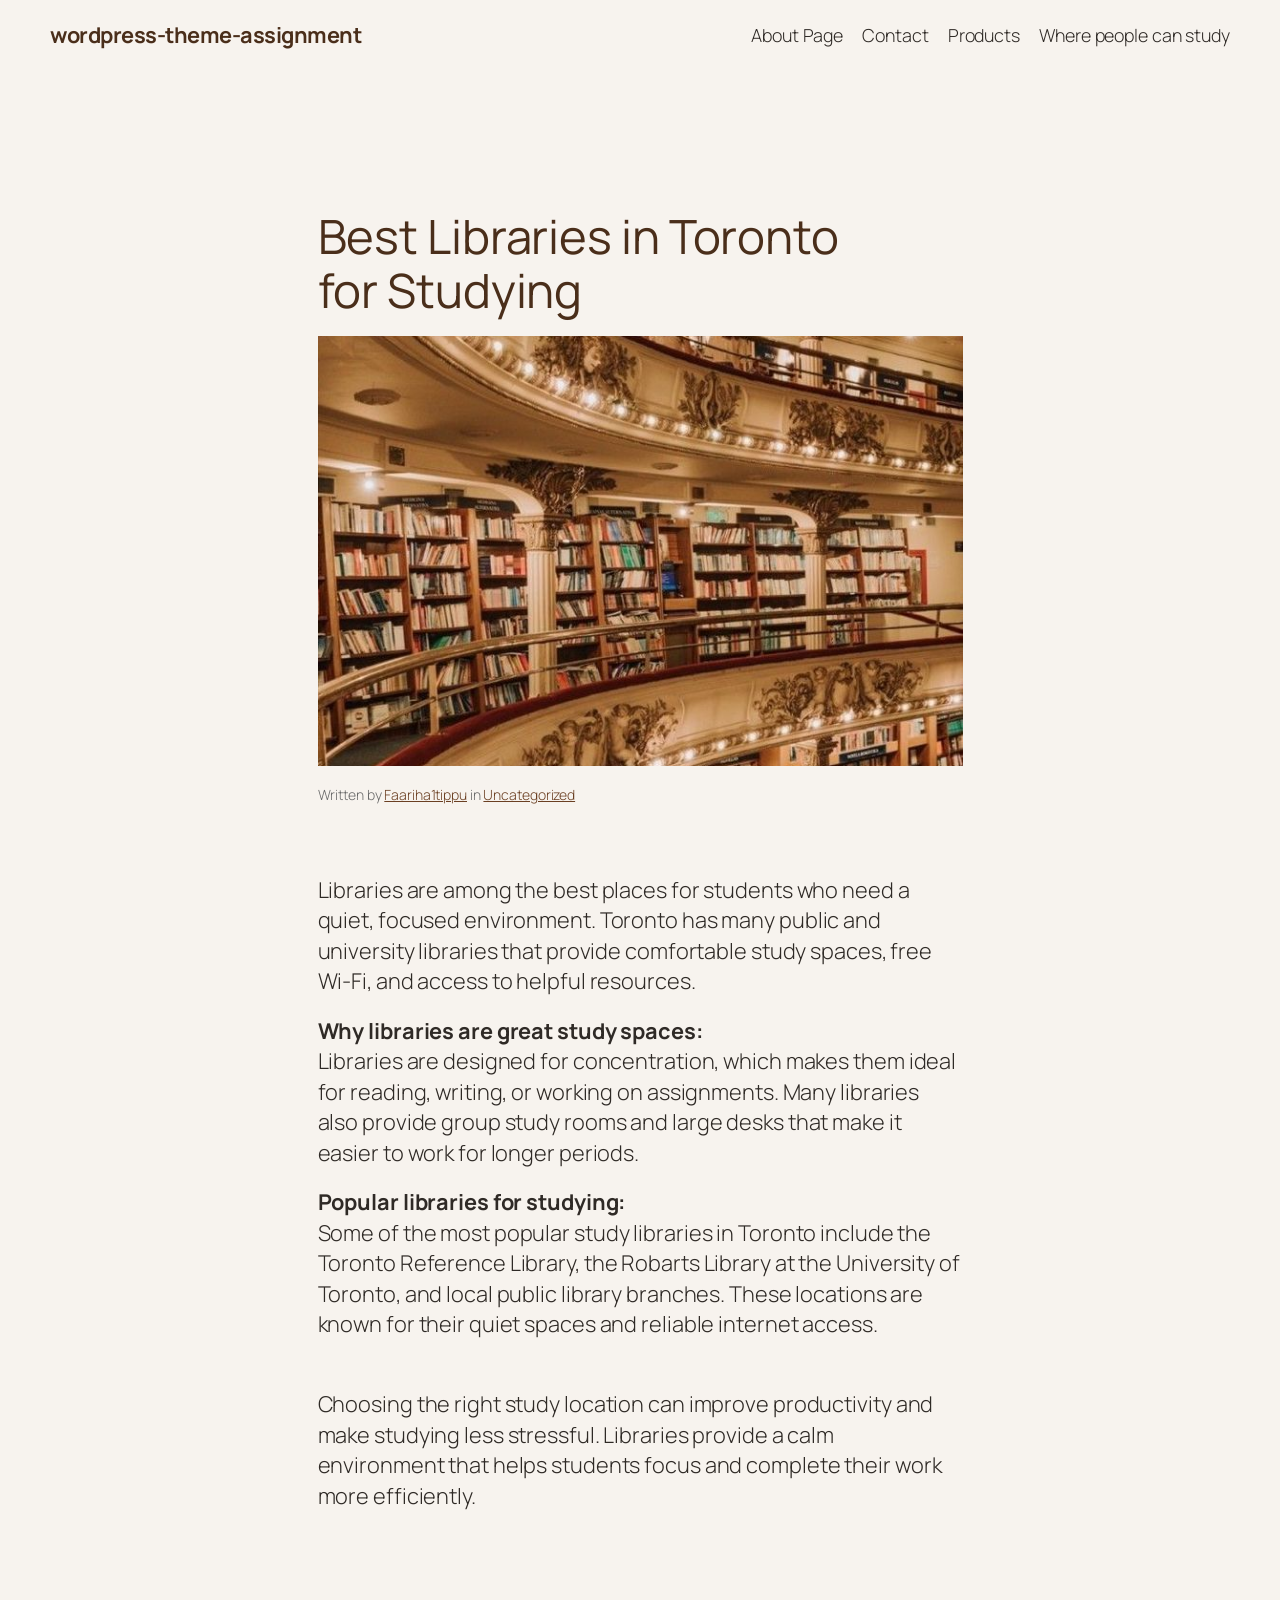
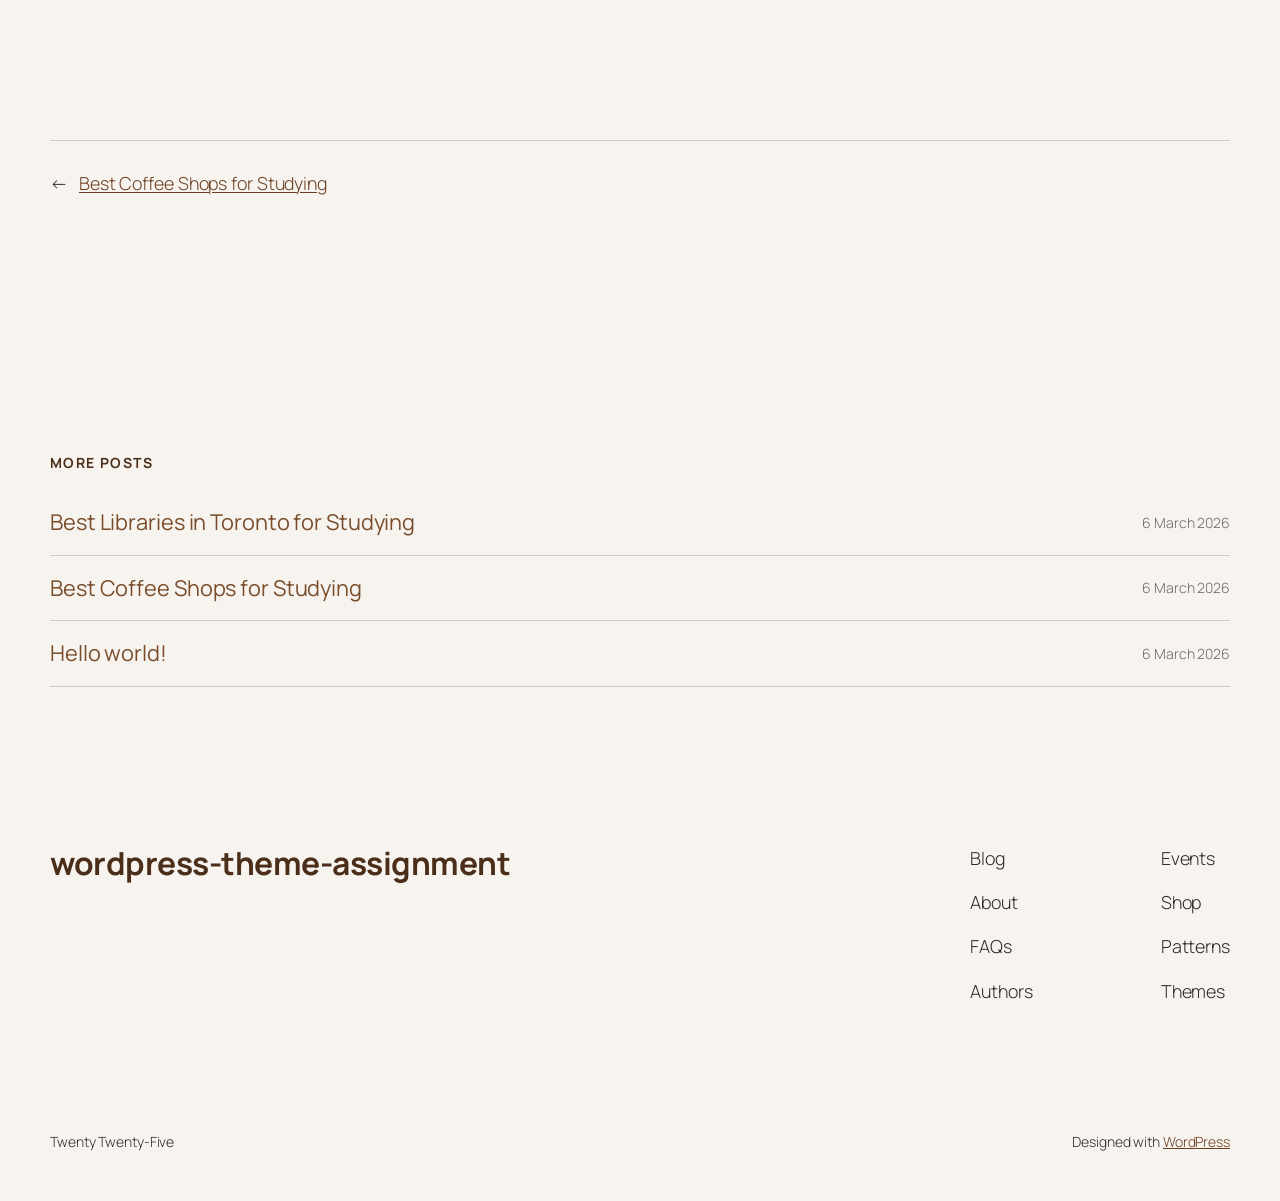
<file: best-libraries-in-toronto-for-studying/index.html>
<!DOCTYPE html>
<html lang="en-CA">
<head>
	<meta charset="UTF-8" />
	<meta name="viewport" content="width=device-width, initial-scale=1" />
<meta name='robots' content='max-image-preview:large' />
<title>Best Libraries in Toronto for Studying &#8211; wordpress-theme-assignment</title>
<link rel='dns-prefetch' href='//localhost' />
<link rel="alternate" type="application/rss+xml" title="wordpress-theme-assignment &raquo; Feed" href="/feed/" />
<link rel="alternate" type="application/rss+xml" title="wordpress-theme-assignment &raquo; Comments Feed" href="/comments/feed/" />
<link rel="alternate" type="application/rss+xml" title="wordpress-theme-assignment &raquo; Best Libraries in Toronto for Studying Comments Feed" href="/best-libraries-in-toronto-for-studying/feed/" />
<link rel="alternate" title="oEmbed (JSON)" type="application/json+oembed" href="/wp-json/oembed/1.0/embed?url=http%3A%2F%2Flocalhost%3A8000%2Fbest-libraries-in-toronto-for-studying%2F" />
<link rel="alternate" title="oEmbed (XML)" type="text/xml+oembed" href="/wp-json/oembed/1.0/embed?url=http%3A%2F%2Flocalhost%3A8000%2Fbest-libraries-in-toronto-for-studying%2F&#038;format=xml" />
<script async src="https://www.googletagmanager.com/gtag/js?id=G-KFEBW7Q2V1"></script>
<script>
var tinyGtagJsOptions = {"ga4":"G-KFEBW7Q2V1"};
window.dataLayer || (dataLayer = []);
function gtag(){dataLayer.push(arguments);}
gtag('js', new Date());
gtag('config', "G-KFEBW7Q2V1");
</script>
<style id='wp-img-auto-sizes-contain-inline-css'>
img:is([sizes=auto i],[sizes^="auto," i]){contain-intrinsic-size:3000px 1500px}
/*# sourceURL=wp-img-auto-sizes-contain-inline-css */
</style>
<style id='wp-block-site-title-inline-css'>
.wp-block-site-title{box-sizing:border-box}.wp-block-site-title :where(a){color:inherit;font-family:inherit;font-size:inherit;font-style:inherit;font-weight:inherit;letter-spacing:inherit;line-height:inherit;text-decoration:inherit}
/*# sourceURL=/wp-includes/blocks/site-title/style.min.css */
</style>
<style id='wp-block-page-list-inline-css'>
.wp-block-navigation .wp-block-page-list{align-items:var(--navigation-layout-align,initial);background-color:inherit;display:flex;flex-direction:var(--navigation-layout-direction,initial);flex-wrap:var(--navigation-layout-wrap,wrap);justify-content:var(--navigation-layout-justify,initial)}.wp-block-navigation .wp-block-navigation-item{background-color:inherit}.wp-block-page-list{box-sizing:border-box}
/*# sourceURL=/wp-includes/blocks/page-list/style.min.css */
</style>
<style id='wp-block-navigation-inline-css'>
.wp-block-navigation{position:relative}.wp-block-navigation ul{margin-bottom:0;margin-left:0;margin-top:0;padding-left:0}.wp-block-navigation ul,.wp-block-navigation ul li{list-style:none;padding:0}.wp-block-navigation .wp-block-navigation-item{align-items:center;background-color:inherit;display:flex;position:relative}.wp-block-navigation .wp-block-navigation-item .wp-block-navigation__submenu-container:empty{display:none}.wp-block-navigation .wp-block-navigation-item__content{display:block;z-index:1}.wp-block-navigation .wp-block-navigation-item__content.wp-block-navigation-item__content{color:inherit}.wp-block-navigation.has-text-decoration-underline .wp-block-navigation-item__content,.wp-block-navigation.has-text-decoration-underline .wp-block-navigation-item__content:active,.wp-block-navigation.has-text-decoration-underline .wp-block-navigation-item__content:focus{text-decoration:underline}.wp-block-navigation.has-text-decoration-line-through .wp-block-navigation-item__content,.wp-block-navigation.has-text-decoration-line-through .wp-block-navigation-item__content:active,.wp-block-navigation.has-text-decoration-line-through .wp-block-navigation-item__content:focus{text-decoration:line-through}.wp-block-navigation :where(a),.wp-block-navigation :where(a:active),.wp-block-navigation :where(a:focus){text-decoration:none}.wp-block-navigation .wp-block-navigation__submenu-icon{align-self:center;background-color:inherit;border:none;color:currentColor;display:inline-block;font-size:inherit;height:.6em;line-height:0;margin-left:.25em;padding:0;width:.6em}.wp-block-navigation .wp-block-navigation__submenu-icon svg{display:inline-block;stroke:currentColor;height:inherit;margin-top:.075em;width:inherit}.wp-block-navigation{--navigation-layout-justification-setting:flex-start;--navigation-layout-direction:row;--navigation-layout-wrap:wrap;--navigation-layout-justify:flex-start;--navigation-layout-align:center}.wp-block-navigation.is-vertical{--navigation-layout-direction:column;--navigation-layout-justify:initial;--navigation-layout-align:flex-start}.wp-block-navigation.no-wrap{--navigation-layout-wrap:nowrap}.wp-block-navigation.items-justified-center{--navigation-layout-justification-setting:center;--navigation-layout-justify:center}.wp-block-navigation.items-justified-center.is-vertical{--navigation-layout-align:center}.wp-block-navigation.items-justified-right{--navigation-layout-justification-setting:flex-end;--navigation-layout-justify:flex-end}.wp-block-navigation.items-justified-right.is-vertical{--navigation-layout-align:flex-end}.wp-block-navigation.items-justified-space-between{--navigation-layout-justification-setting:space-between;--navigation-layout-justify:space-between}.wp-block-navigation .has-child .wp-block-navigation__submenu-container{align-items:normal;background-color:inherit;color:inherit;display:flex;flex-direction:column;opacity:0;position:absolute;z-index:2}@media not (prefers-reduced-motion){.wp-block-navigation .has-child .wp-block-navigation__submenu-container{transition:opacity .1s linear}}.wp-block-navigation .has-child .wp-block-navigation__submenu-container{height:0;overflow:hidden;visibility:hidden;width:0}.wp-block-navigation .has-child .wp-block-navigation__submenu-container>.wp-block-navigation-item>.wp-block-navigation-item__content{display:flex;flex-grow:1;padding:.5em 1em}.wp-block-navigation .has-child .wp-block-navigation__submenu-container>.wp-block-navigation-item>.wp-block-navigation-item__content .wp-block-navigation__submenu-icon{margin-left:auto;margin-right:0}.wp-block-navigation .has-child .wp-block-navigation__submenu-container .wp-block-navigation-item__content{margin:0}.wp-block-navigation .has-child .wp-block-navigation__submenu-container{left:-1px;top:100%}@media (min-width:782px){.wp-block-navigation .has-child .wp-block-navigation__submenu-container .wp-block-navigation__submenu-container{left:100%;top:-1px}.wp-block-navigation .has-child .wp-block-navigation__submenu-container .wp-block-navigation__submenu-container:before{background:#0000;content:"";display:block;height:100%;position:absolute;right:100%;width:.5em}.wp-block-navigation .has-child .wp-block-navigation__submenu-container .wp-block-navigation__submenu-icon{margin-right:.25em}.wp-block-navigation .has-child .wp-block-navigation__submenu-container .wp-block-navigation__submenu-icon svg{transform:rotate(-90deg)}}.wp-block-navigation .has-child .wp-block-navigation-submenu__toggle[aria-expanded=true]~.wp-block-navigation__submenu-container,.wp-block-navigation .has-child:not(.open-on-click):hover>.wp-block-navigation__submenu-container,.wp-block-navigation .has-child:not(.open-on-click):not(.open-on-hover-click):focus-within>.wp-block-navigation__submenu-container{height:auto;min-width:200px;opacity:1;overflow:visible;visibility:visible;width:auto}.wp-block-navigation.has-background .has-child .wp-block-navigation__submenu-container{left:0;top:100%}@media (min-width:782px){.wp-block-navigation.has-background .has-child .wp-block-navigation__submenu-container .wp-block-navigation__submenu-container{left:100%;top:0}}.wp-block-navigation-submenu{display:flex;position:relative}.wp-block-navigation-submenu .wp-block-navigation__submenu-icon svg{stroke:currentColor}button.wp-block-navigation-item__content{background-color:initial;border:none;color:currentColor;font-family:inherit;font-size:inherit;font-style:inherit;font-weight:inherit;letter-spacing:inherit;line-height:inherit;text-align:left;text-transform:inherit}.wp-block-navigation-submenu__toggle{cursor:pointer}.wp-block-navigation-submenu__toggle[aria-expanded=true]+.wp-block-navigation__submenu-icon>svg,.wp-block-navigation-submenu__toggle[aria-expanded=true]>svg{transform:rotate(180deg)}.wp-block-navigation-item.open-on-click .wp-block-navigation-submenu__toggle{padding-left:0;padding-right:.85em}.wp-block-navigation-item.open-on-click .wp-block-navigation-submenu__toggle+.wp-block-navigation__submenu-icon{margin-left:-.6em;pointer-events:none}.wp-block-navigation-item.open-on-click button.wp-block-navigation-item__content:not(.wp-block-navigation-submenu__toggle){padding:0}.wp-block-navigation .wp-block-page-list,.wp-block-navigation__container,.wp-block-navigation__responsive-close,.wp-block-navigation__responsive-container,.wp-block-navigation__responsive-container-content,.wp-block-navigation__responsive-dialog{gap:inherit}:where(.wp-block-navigation.has-background .wp-block-navigation-item a:not(.wp-element-button)),:where(.wp-block-navigation.has-background .wp-block-navigation-submenu a:not(.wp-element-button)){padding:.5em 1em}:where(.wp-block-navigation .wp-block-navigation__submenu-container .wp-block-navigation-item a:not(.wp-element-button)),:where(.wp-block-navigation .wp-block-navigation__submenu-container .wp-block-navigation-submenu a:not(.wp-element-button)),:where(.wp-block-navigation .wp-block-navigation__submenu-container .wp-block-navigation-submenu button.wp-block-navigation-item__content),:where(.wp-block-navigation .wp-block-navigation__submenu-container .wp-block-pages-list__item button.wp-block-navigation-item__content){padding:.5em 1em}.wp-block-navigation.items-justified-right .wp-block-navigation__container .has-child .wp-block-navigation__submenu-container,.wp-block-navigation.items-justified-right .wp-block-page-list>.has-child .wp-block-navigation__submenu-container,.wp-block-navigation.items-justified-space-between .wp-block-page-list>.has-child:last-child .wp-block-navigation__submenu-container,.wp-block-navigation.items-justified-space-between>.wp-block-navigation__container>.has-child:last-child .wp-block-navigation__submenu-container{left:auto;right:0}.wp-block-navigation.items-justified-right .wp-block-navigation__container .has-child .wp-block-navigation__submenu-container .wp-block-navigation__submenu-container,.wp-block-navigation.items-justified-right .wp-block-page-list>.has-child .wp-block-navigation__submenu-container .wp-block-navigation__submenu-container,.wp-block-navigation.items-justified-space-between .wp-block-page-list>.has-child:last-child .wp-block-navigation__submenu-container .wp-block-navigation__submenu-container,.wp-block-navigation.items-justified-space-between>.wp-block-navigation__container>.has-child:last-child .wp-block-navigation__submenu-container .wp-block-navigation__submenu-container{left:-1px;right:-1px}@media (min-width:782px){.wp-block-navigation.items-justified-right .wp-block-navigation__container .has-child .wp-block-navigation__submenu-container .wp-block-navigation__submenu-container,.wp-block-navigation.items-justified-right .wp-block-page-list>.has-child .wp-block-navigation__submenu-container .wp-block-navigation__submenu-container,.wp-block-navigation.items-justified-space-between .wp-block-page-list>.has-child:last-child .wp-block-navigation__submenu-container .wp-block-navigation__submenu-container,.wp-block-navigation.items-justified-space-between>.wp-block-navigation__container>.has-child:last-child .wp-block-navigation__submenu-container .wp-block-navigation__submenu-container{left:auto;right:100%}}.wp-block-navigation:not(.has-background) .wp-block-navigation__submenu-container{background-color:#fff;border:1px solid #00000026}.wp-block-navigation.has-background .wp-block-navigation__submenu-container{background-color:inherit}.wp-block-navigation:not(.has-text-color) .wp-block-navigation__submenu-container{color:#000}.wp-block-navigation__container{align-items:var(--navigation-layout-align,initial);display:flex;flex-direction:var(--navigation-layout-direction,initial);flex-wrap:var(--navigation-layout-wrap,wrap);justify-content:var(--navigation-layout-justify,initial);list-style:none;margin:0;padding-left:0}.wp-block-navigation__container .is-responsive{display:none}.wp-block-navigation__container:only-child,.wp-block-page-list:only-child{flex-grow:1}@keyframes overlay-menu__fade-in-animation{0%{opacity:0;transform:translateY(.5em)}to{opacity:1;transform:translateY(0)}}.wp-block-navigation__responsive-container{bottom:0;display:none;left:0;position:fixed;right:0;top:0}.wp-block-navigation__responsive-container :where(.wp-block-navigation-item a){color:inherit}.wp-block-navigation__responsive-container .wp-block-navigation__responsive-container-content{align-items:var(--navigation-layout-align,initial);display:flex;flex-direction:var(--navigation-layout-direction,initial);flex-wrap:var(--navigation-layout-wrap,wrap);justify-content:var(--navigation-layout-justify,initial)}.wp-block-navigation__responsive-container:not(.is-menu-open.is-menu-open){background-color:inherit!important;color:inherit!important}.wp-block-navigation__responsive-container.is-menu-open{background-color:inherit;display:flex;flex-direction:column}@media not (prefers-reduced-motion){.wp-block-navigation__responsive-container.is-menu-open{animation:overlay-menu__fade-in-animation .1s ease-out;animation-fill-mode:forwards}}.wp-block-navigation__responsive-container.is-menu-open{overflow:auto;padding:clamp(1rem,var(--wp--style--root--padding-top),20rem) clamp(1rem,var(--wp--style--root--padding-right),20rem) clamp(1rem,var(--wp--style--root--padding-bottom),20rem) clamp(1rem,var(--wp--style--root--padding-left),20rem);z-index:100000}.wp-block-navigation__responsive-container.is-menu-open .wp-block-navigation__responsive-container-content{align-items:var(--navigation-layout-justification-setting,inherit);display:flex;flex-direction:column;flex-wrap:nowrap;overflow:visible;padding-top:calc(2rem + 24px)}.wp-block-navigation__responsive-container.is-menu-open .wp-block-navigation__responsive-container-content,.wp-block-navigation__responsive-container.is-menu-open .wp-block-navigation__responsive-container-content .wp-block-navigation__container,.wp-block-navigation__responsive-container.is-menu-open .wp-block-navigation__responsive-container-content .wp-block-page-list{justify-content:flex-start}.wp-block-navigation__responsive-container.is-menu-open .wp-block-navigation__responsive-container-content .wp-block-navigation__submenu-icon{display:none}.wp-block-navigation__responsive-container.is-menu-open .wp-block-navigation__responsive-container-content .has-child .wp-block-navigation__submenu-container{border:none;height:auto;min-width:200px;opacity:1;overflow:initial;padding-left:2rem;padding-right:2rem;position:static;visibility:visible;width:auto}.wp-block-navigation__responsive-container.is-menu-open .wp-block-navigation__responsive-container-content .wp-block-navigation__container,.wp-block-navigation__responsive-container.is-menu-open .wp-block-navigation__responsive-container-content .wp-block-navigation__submenu-container{gap:inherit}.wp-block-navigation__responsive-container.is-menu-open .wp-block-navigation__responsive-container-content .wp-block-navigation__submenu-container{padding-top:var(--wp--style--block-gap,2em)}.wp-block-navigation__responsive-container.is-menu-open .wp-block-navigation__responsive-container-content .wp-block-navigation-item__content{padding:0}.wp-block-navigation__responsive-container.is-menu-open .wp-block-navigation__responsive-container-content .wp-block-navigation-item,.wp-block-navigation__responsive-container.is-menu-open .wp-block-navigation__responsive-container-content .wp-block-navigation__container,.wp-block-navigation__responsive-container.is-menu-open .wp-block-navigation__responsive-container-content .wp-block-page-list{align-items:var(--navigation-layout-justification-setting,initial);display:flex;flex-direction:column}.wp-block-navigation__responsive-container.is-menu-open .wp-block-navigation-item,.wp-block-navigation__responsive-container.is-menu-open .wp-block-navigation-item .wp-block-navigation__submenu-container,.wp-block-navigation__responsive-container.is-menu-open .wp-block-navigation__container,.wp-block-navigation__responsive-container.is-menu-open .wp-block-page-list{background:#0000!important;color:inherit!important}.wp-block-navigation__responsive-container.is-menu-open .wp-block-navigation__submenu-container.wp-block-navigation__submenu-container.wp-block-navigation__submenu-container.wp-block-navigation__submenu-container{left:auto;right:auto}@media (min-width:600px){.wp-block-navigation__responsive-container:not(.hidden-by-default):not(.is-menu-open){background-color:inherit;display:block;position:relative;width:100%;z-index:auto}.wp-block-navigation__responsive-container:not(.hidden-by-default):not(.is-menu-open) .wp-block-navigation__responsive-container-close{display:none}.wp-block-navigation__responsive-container.is-menu-open .wp-block-navigation__submenu-container.wp-block-navigation__submenu-container.wp-block-navigation__submenu-container.wp-block-navigation__submenu-container{left:0}}.wp-block-navigation:not(.has-background) .wp-block-navigation__responsive-container.is-menu-open{background-color:#fff}.wp-block-navigation:not(.has-text-color) .wp-block-navigation__responsive-container.is-menu-open{color:#000}.wp-block-navigation__toggle_button_label{font-size:1rem;font-weight:700}.wp-block-navigation__responsive-container-close,.wp-block-navigation__responsive-container-open{background:#0000;border:none;color:currentColor;cursor:pointer;margin:0;padding:0;text-transform:inherit;vertical-align:middle}.wp-block-navigation__responsive-container-close svg,.wp-block-navigation__responsive-container-open svg{fill:currentColor;display:block;height:24px;pointer-events:none;width:24px}.wp-block-navigation__responsive-container-open{display:flex}.wp-block-navigation__responsive-container-open.wp-block-navigation__responsive-container-open.wp-block-navigation__responsive-container-open{font-family:inherit;font-size:inherit;font-weight:inherit}@media (min-width:600px){.wp-block-navigation__responsive-container-open:not(.always-shown){display:none}}.wp-block-navigation__responsive-container-close{position:absolute;right:0;top:0;z-index:2}.wp-block-navigation__responsive-container-close.wp-block-navigation__responsive-container-close.wp-block-navigation__responsive-container-close{font-family:inherit;font-size:inherit;font-weight:inherit}.wp-block-navigation__responsive-close{width:100%}.has-modal-open .wp-block-navigation__responsive-close{margin-left:auto;margin-right:auto;max-width:var(--wp--style--global--wide-size,100%)}.wp-block-navigation__responsive-close:focus{outline:none}.is-menu-open .wp-block-navigation__responsive-close,.is-menu-open .wp-block-navigation__responsive-container-content,.is-menu-open .wp-block-navigation__responsive-dialog{box-sizing:border-box}.wp-block-navigation__responsive-dialog{position:relative}.has-modal-open .admin-bar .is-menu-open .wp-block-navigation__responsive-dialog{margin-top:46px}@media (min-width:782px){.has-modal-open .admin-bar .is-menu-open .wp-block-navigation__responsive-dialog{margin-top:32px}}html.has-modal-open{overflow:hidden}
/*# sourceURL=/wp-includes/blocks/navigation/style.min.css */
</style>
<style id='wp-block-group-inline-css'>
.wp-block-group{box-sizing:border-box}:where(.wp-block-group.wp-block-group-is-layout-constrained){position:relative}
/*# sourceURL=/wp-includes/blocks/group/style.min.css */
</style>
<style id='wp-block-post-title-inline-css'>
.wp-block-post-title{box-sizing:border-box;word-break:break-word}.wp-block-post-title :where(a){display:inline-block;font-family:inherit;font-size:inherit;font-style:inherit;font-weight:inherit;letter-spacing:inherit;line-height:inherit;text-decoration:inherit}
/*# sourceURL=/wp-includes/blocks/post-title/style.min.css */
</style>
<style id='wp-block-post-featured-image-inline-css'>
.wp-block-post-featured-image{margin-left:0;margin-right:0}.wp-block-post-featured-image a{display:block;height:100%}.wp-block-post-featured-image :where(img){box-sizing:border-box;height:auto;max-width:100%;vertical-align:bottom;width:100%}.wp-block-post-featured-image.alignfull img,.wp-block-post-featured-image.alignwide img{width:100%}.wp-block-post-featured-image .wp-block-post-featured-image__overlay.has-background-dim{background-color:#000;inset:0;position:absolute}.wp-block-post-featured-image{position:relative}.wp-block-post-featured-image .wp-block-post-featured-image__overlay.has-background-gradient{background-color:initial}.wp-block-post-featured-image .wp-block-post-featured-image__overlay.has-background-dim-0{opacity:0}.wp-block-post-featured-image .wp-block-post-featured-image__overlay.has-background-dim-10{opacity:.1}.wp-block-post-featured-image .wp-block-post-featured-image__overlay.has-background-dim-20{opacity:.2}.wp-block-post-featured-image .wp-block-post-featured-image__overlay.has-background-dim-30{opacity:.3}.wp-block-post-featured-image .wp-block-post-featured-image__overlay.has-background-dim-40{opacity:.4}.wp-block-post-featured-image .wp-block-post-featured-image__overlay.has-background-dim-50{opacity:.5}.wp-block-post-featured-image .wp-block-post-featured-image__overlay.has-background-dim-60{opacity:.6}.wp-block-post-featured-image .wp-block-post-featured-image__overlay.has-background-dim-70{opacity:.7}.wp-block-post-featured-image .wp-block-post-featured-image__overlay.has-background-dim-80{opacity:.8}.wp-block-post-featured-image .wp-block-post-featured-image__overlay.has-background-dim-90{opacity:.9}.wp-block-post-featured-image .wp-block-post-featured-image__overlay.has-background-dim-100{opacity:1}.wp-block-post-featured-image:where(.alignleft,.alignright){width:100%}
/*# sourceURL=/wp-includes/blocks/post-featured-image/style.min.css */
</style>
<style id='wp-block-paragraph-inline-css'>
.is-small-text{font-size:.875em}.is-regular-text{font-size:1em}.is-large-text{font-size:2.25em}.is-larger-text{font-size:3em}.has-drop-cap:not(:focus):first-letter{float:left;font-size:8.4em;font-style:normal;font-weight:100;line-height:.68;margin:.05em .1em 0 0;text-transform:uppercase}body.rtl .has-drop-cap:not(:focus):first-letter{float:none;margin-left:.1em}p.has-drop-cap.has-background{overflow:hidden}:root :where(p.has-background){padding:1.25em 2.375em}:where(p.has-text-color:not(.has-link-color)) a{color:inherit}p.has-text-align-left[style*="writing-mode:vertical-lr"],p.has-text-align-right[style*="writing-mode:vertical-rl"]{rotate:180deg}
/*# sourceURL=/wp-includes/blocks/paragraph/style.min.css */
</style>
<style id='wp-block-post-author-name-inline-css'>
.wp-block-post-author-name{box-sizing:border-box}
/*# sourceURL=/wp-includes/blocks/post-author-name/style.min.css */
</style>
<style id='wp-block-post-terms-inline-css'>
.wp-block-post-terms{box-sizing:border-box}.wp-block-post-terms .wp-block-post-terms__separator{white-space:pre-wrap}
/*# sourceURL=/wp-includes/blocks/post-terms/style.min.css */
</style>
<style id='wp-block-post-content-inline-css'>
.wp-block-post-content{display:flow-root}
/*# sourceURL=/wp-includes/blocks/post-content/style.min.css */
</style>
<style id='wp-block-post-navigation-link-inline-css'>
.wp-block-post-navigation-link .wp-block-post-navigation-link__arrow-previous{display:inline-block;margin-right:1ch}.wp-block-post-navigation-link .wp-block-post-navigation-link__arrow-previous:not(.is-arrow-chevron){transform:scaleX(1)}.wp-block-post-navigation-link .wp-block-post-navigation-link__arrow-next{display:inline-block;margin-left:1ch}.wp-block-post-navigation-link .wp-block-post-navigation-link__arrow-next:not(.is-arrow-chevron){transform:scaleX(1)}.wp-block-post-navigation-link.has-text-align-left[style*="writing-mode: vertical-lr"],.wp-block-post-navigation-link.has-text-align-right[style*="writing-mode: vertical-rl"]{rotate:180deg}
/*# sourceURL=/wp-includes/blocks/post-navigation-link/style.min.css */
</style>
<style id='wp-block-heading-inline-css'>
h1:where(.wp-block-heading).has-background,h2:where(.wp-block-heading).has-background,h3:where(.wp-block-heading).has-background,h4:where(.wp-block-heading).has-background,h5:where(.wp-block-heading).has-background,h6:where(.wp-block-heading).has-background{padding:1.25em 2.375em}h1.has-text-align-left[style*=writing-mode]:where([style*=vertical-lr]),h1.has-text-align-right[style*=writing-mode]:where([style*=vertical-rl]),h2.has-text-align-left[style*=writing-mode]:where([style*=vertical-lr]),h2.has-text-align-right[style*=writing-mode]:where([style*=vertical-rl]),h3.has-text-align-left[style*=writing-mode]:where([style*=vertical-lr]),h3.has-text-align-right[style*=writing-mode]:where([style*=vertical-rl]),h4.has-text-align-left[style*=writing-mode]:where([style*=vertical-lr]),h4.has-text-align-right[style*=writing-mode]:where([style*=vertical-rl]),h5.has-text-align-left[style*=writing-mode]:where([style*=vertical-lr]),h5.has-text-align-right[style*=writing-mode]:where([style*=vertical-rl]),h6.has-text-align-left[style*=writing-mode]:where([style*=vertical-lr]),h6.has-text-align-right[style*=writing-mode]:where([style*=vertical-rl]){rotate:180deg}
/*# sourceURL=/wp-includes/blocks/heading/style.min.css */
</style>
<style id='wp-block-post-date-inline-css'>
.wp-block-post-date{box-sizing:border-box}
/*# sourceURL=/wp-includes/blocks/post-date/style.min.css */
</style>
<style id='wp-block-post-template-inline-css'>
.wp-block-post-template{box-sizing:border-box;list-style:none;margin-bottom:0;margin-top:0;max-width:100%;padding:0}.wp-block-post-template.is-flex-container{display:flex;flex-direction:row;flex-wrap:wrap;gap:1.25em}.wp-block-post-template.is-flex-container>li{margin:0;width:100%}@media (min-width:600px){.wp-block-post-template.is-flex-container.is-flex-container.columns-2>li{width:calc(50% - .625em)}.wp-block-post-template.is-flex-container.is-flex-container.columns-3>li{width:calc(33.33333% - .83333em)}.wp-block-post-template.is-flex-container.is-flex-container.columns-4>li{width:calc(25% - .9375em)}.wp-block-post-template.is-flex-container.is-flex-container.columns-5>li{width:calc(20% - 1em)}.wp-block-post-template.is-flex-container.is-flex-container.columns-6>li{width:calc(16.66667% - 1.04167em)}}@media (max-width:600px){.wp-block-post-template-is-layout-grid.wp-block-post-template-is-layout-grid.wp-block-post-template-is-layout-grid.wp-block-post-template-is-layout-grid{grid-template-columns:1fr}}.wp-block-post-template-is-layout-constrained>li>.alignright,.wp-block-post-template-is-layout-flow>li>.alignright{float:right;margin-inline-end:0;margin-inline-start:2em}.wp-block-post-template-is-layout-constrained>li>.alignleft,.wp-block-post-template-is-layout-flow>li>.alignleft{float:left;margin-inline-end:2em;margin-inline-start:0}.wp-block-post-template-is-layout-constrained>li>.aligncenter,.wp-block-post-template-is-layout-flow>li>.aligncenter{margin-inline-end:auto;margin-inline-start:auto}
/*# sourceURL=/wp-includes/blocks/post-template/style.min.css */
</style>
<style id='wp-block-spacer-inline-css'>
.wp-block-spacer{clear:both}
/*# sourceURL=/wp-includes/blocks/spacer/style.min.css */
</style>
<style id='wp-block-columns-inline-css'>
.wp-block-columns{box-sizing:border-box;display:flex;flex-wrap:wrap!important}@media (min-width:782px){.wp-block-columns{flex-wrap:nowrap!important}}.wp-block-columns{align-items:normal!important}.wp-block-columns.are-vertically-aligned-top{align-items:flex-start}.wp-block-columns.are-vertically-aligned-center{align-items:center}.wp-block-columns.are-vertically-aligned-bottom{align-items:flex-end}@media (max-width:781px){.wp-block-columns:not(.is-not-stacked-on-mobile)>.wp-block-column{flex-basis:100%!important}}@media (min-width:782px){.wp-block-columns:not(.is-not-stacked-on-mobile)>.wp-block-column{flex-basis:0;flex-grow:1}.wp-block-columns:not(.is-not-stacked-on-mobile)>.wp-block-column[style*=flex-basis]{flex-grow:0}}.wp-block-columns.is-not-stacked-on-mobile{flex-wrap:nowrap!important}.wp-block-columns.is-not-stacked-on-mobile>.wp-block-column{flex-basis:0;flex-grow:1}.wp-block-columns.is-not-stacked-on-mobile>.wp-block-column[style*=flex-basis]{flex-grow:0}:where(.wp-block-columns){margin-bottom:1.75em}:where(.wp-block-columns.has-background){padding:1.25em 2.375em}.wp-block-column{flex-grow:1;min-width:0;overflow-wrap:break-word;word-break:break-word}.wp-block-column.is-vertically-aligned-top{align-self:flex-start}.wp-block-column.is-vertically-aligned-center{align-self:center}.wp-block-column.is-vertically-aligned-bottom{align-self:flex-end}.wp-block-column.is-vertically-aligned-stretch{align-self:stretch}.wp-block-column.is-vertically-aligned-bottom,.wp-block-column.is-vertically-aligned-center,.wp-block-column.is-vertically-aligned-top{width:100%}
/*# sourceURL=/wp-includes/blocks/columns/style.min.css */
</style>
<style id='wp-block-navigation-link-inline-css'>
.wp-block-navigation .wp-block-navigation-item__label{overflow-wrap:break-word}.wp-block-navigation .wp-block-navigation-item__description{display:none}.link-ui-tools{outline:1px solid #f0f0f0;padding:8px}.link-ui-block-inserter{padding-top:8px}.link-ui-block-inserter__back{margin-left:8px;text-transform:uppercase}
/*# sourceURL=/wp-includes/blocks/navigation-link/style.min.css */
</style>
<style id='wp-block-library-inline-css'>
:root{--wp-block-synced-color:#7a00df;--wp-block-synced-color--rgb:122,0,223;--wp-bound-block-color:var(--wp-block-synced-color);--wp-editor-canvas-background:#ddd;--wp-admin-theme-color:#007cba;--wp-admin-theme-color--rgb:0,124,186;--wp-admin-theme-color-darker-10:#006ba1;--wp-admin-theme-color-darker-10--rgb:0,107,160.5;--wp-admin-theme-color-darker-20:#005a87;--wp-admin-theme-color-darker-20--rgb:0,90,135;--wp-admin-border-width-focus:2px}@media (min-resolution:192dpi){:root{--wp-admin-border-width-focus:1.5px}}.wp-element-button{cursor:pointer}:root .has-very-light-gray-background-color{background-color:#eee}:root .has-very-dark-gray-background-color{background-color:#313131}:root .has-very-light-gray-color{color:#eee}:root .has-very-dark-gray-color{color:#313131}:root .has-vivid-green-cyan-to-vivid-cyan-blue-gradient-background{background:linear-gradient(135deg,#00d084,#0693e3)}:root .has-purple-crush-gradient-background{background:linear-gradient(135deg,#34e2e4,#4721fb 50%,#ab1dfe)}:root .has-hazy-dawn-gradient-background{background:linear-gradient(135deg,#faaca8,#dad0ec)}:root .has-subdued-olive-gradient-background{background:linear-gradient(135deg,#fafae1,#67a671)}:root .has-atomic-cream-gradient-background{background:linear-gradient(135deg,#fdd79a,#004a59)}:root .has-nightshade-gradient-background{background:linear-gradient(135deg,#330968,#31cdcf)}:root .has-midnight-gradient-background{background:linear-gradient(135deg,#020381,#2874fc)}:root{--wp--preset--font-size--normal:16px;--wp--preset--font-size--huge:42px}.has-regular-font-size{font-size:1em}.has-larger-font-size{font-size:2.625em}.has-normal-font-size{font-size:var(--wp--preset--font-size--normal)}.has-huge-font-size{font-size:var(--wp--preset--font-size--huge)}.has-text-align-center{text-align:center}.has-text-align-left{text-align:left}.has-text-align-right{text-align:right}.has-fit-text{white-space:nowrap!important}#end-resizable-editor-section{display:none}.aligncenter{clear:both}.items-justified-left{justify-content:flex-start}.items-justified-center{justify-content:center}.items-justified-right{justify-content:flex-end}.items-justified-space-between{justify-content:space-between}.screen-reader-text{border:0;clip-path:inset(50%);height:1px;margin:-1px;overflow:hidden;padding:0;position:absolute;width:1px;word-wrap:normal!important}.screen-reader-text:focus{background-color:#ddd;clip-path:none;color:#444;display:block;font-size:1em;height:auto;left:5px;line-height:normal;padding:15px 23px 14px;text-decoration:none;top:5px;width:auto;z-index:100000}html :where(.has-border-color){border-style:solid}html :where([style*=border-top-color]){border-top-style:solid}html :where([style*=border-right-color]){border-right-style:solid}html :where([style*=border-bottom-color]){border-bottom-style:solid}html :where([style*=border-left-color]){border-left-style:solid}html :where([style*=border-width]){border-style:solid}html :where([style*=border-top-width]){border-top-style:solid}html :where([style*=border-right-width]){border-right-style:solid}html :where([style*=border-bottom-width]){border-bottom-style:solid}html :where([style*=border-left-width]){border-left-style:solid}html :where(img[class*=wp-image-]){height:auto;max-width:100%}:where(figure){margin:0 0 1em}html :where(.is-position-sticky){--wp-admin--admin-bar--position-offset:var(--wp-admin--admin-bar--height,0px)}@media screen and (max-width:600px){html :where(.is-position-sticky){--wp-admin--admin-bar--position-offset:0px}}
/*# sourceURL=/wp-includes/css/dist/block-library/common.min.css */
</style>
<style id='global-styles-inline-css'>
:root{--wp--preset--aspect-ratio--square: 1;--wp--preset--aspect-ratio--4-3: 4/3;--wp--preset--aspect-ratio--3-4: 3/4;--wp--preset--aspect-ratio--3-2: 3/2;--wp--preset--aspect-ratio--2-3: 2/3;--wp--preset--aspect-ratio--16-9: 16/9;--wp--preset--aspect-ratio--9-16: 9/16;--wp--preset--color--black: #000000;--wp--preset--color--cyan-bluish-gray: #abb8c3;--wp--preset--color--white: #ffffff;--wp--preset--color--pale-pink: #f78da7;--wp--preset--color--vivid-red: #cf2e2e;--wp--preset--color--luminous-vivid-orange: #ff6900;--wp--preset--color--luminous-vivid-amber: #fcb900;--wp--preset--color--light-green-cyan: #7bdcb5;--wp--preset--color--vivid-green-cyan: #00d084;--wp--preset--color--pale-cyan-blue: #8ed1fc;--wp--preset--color--vivid-cyan-blue: #0693e3;--wp--preset--color--vivid-purple: #9b51e0;--wp--preset--color--base: #FFFFFF;--wp--preset--color--contrast: #111111;--wp--preset--color--accent-1: #FFEE58;--wp--preset--color--accent-2: #F6CFF4;--wp--preset--color--accent-3: #503AA8;--wp--preset--color--accent-4: #686868;--wp--preset--color--accent-5: #FBFAF3;--wp--preset--color--accent-6: color-mix(in srgb, currentColor 20%, transparent);--wp--preset--gradient--vivid-cyan-blue-to-vivid-purple: linear-gradient(135deg,rgb(6,147,227) 0%,rgb(155,81,224) 100%);--wp--preset--gradient--light-green-cyan-to-vivid-green-cyan: linear-gradient(135deg,rgb(122,220,180) 0%,rgb(0,208,130) 100%);--wp--preset--gradient--luminous-vivid-amber-to-luminous-vivid-orange: linear-gradient(135deg,rgb(252,185,0) 0%,rgb(255,105,0) 100%);--wp--preset--gradient--luminous-vivid-orange-to-vivid-red: linear-gradient(135deg,rgb(255,105,0) 0%,rgb(207,46,46) 100%);--wp--preset--gradient--very-light-gray-to-cyan-bluish-gray: linear-gradient(135deg,rgb(238,238,238) 0%,rgb(169,184,195) 100%);--wp--preset--gradient--cool-to-warm-spectrum: linear-gradient(135deg,rgb(74,234,220) 0%,rgb(151,120,209) 20%,rgb(207,42,186) 40%,rgb(238,44,130) 60%,rgb(251,105,98) 80%,rgb(254,248,76) 100%);--wp--preset--gradient--blush-light-purple: linear-gradient(135deg,rgb(255,206,236) 0%,rgb(152,150,240) 100%);--wp--preset--gradient--blush-bordeaux: linear-gradient(135deg,rgb(254,205,165) 0%,rgb(254,45,45) 50%,rgb(107,0,62) 100%);--wp--preset--gradient--luminous-dusk: linear-gradient(135deg,rgb(255,203,112) 0%,rgb(199,81,192) 50%,rgb(65,88,208) 100%);--wp--preset--gradient--pale-ocean: linear-gradient(135deg,rgb(255,245,203) 0%,rgb(182,227,212) 50%,rgb(51,167,181) 100%);--wp--preset--gradient--electric-grass: linear-gradient(135deg,rgb(202,248,128) 0%,rgb(113,206,126) 100%);--wp--preset--gradient--midnight: linear-gradient(135deg,rgb(2,3,129) 0%,rgb(40,116,252) 100%);--wp--preset--font-size--small: 0.875rem;--wp--preset--font-size--medium: clamp(1rem, 1rem + ((1vw - 0.2rem) * 0.196), 1.125rem);--wp--preset--font-size--large: clamp(1.125rem, 1.125rem + ((1vw - 0.2rem) * 0.392), 1.375rem);--wp--preset--font-size--x-large: clamp(1.75rem, 1.75rem + ((1vw - 0.2rem) * 0.392), 2rem);--wp--preset--font-size--xx-large: clamp(2.15rem, 2.15rem + ((1vw - 0.2rem) * 1.333), 3rem);--wp--preset--font-family--manrope: Manrope, sans-serif;--wp--preset--font-family--fira-code: "Fira Code", monospace;--wp--preset--spacing--20: 10px;--wp--preset--spacing--30: 20px;--wp--preset--spacing--40: 30px;--wp--preset--spacing--50: clamp(30px, 5vw, 50px);--wp--preset--spacing--60: clamp(30px, 7vw, 70px);--wp--preset--spacing--70: clamp(50px, 7vw, 90px);--wp--preset--spacing--80: clamp(70px, 10vw, 140px);--wp--preset--shadow--natural: 6px 6px 9px rgba(0, 0, 0, 0.2);--wp--preset--shadow--deep: 12px 12px 50px rgba(0, 0, 0, 0.4);--wp--preset--shadow--sharp: 6px 6px 0px rgba(0, 0, 0, 0.2);--wp--preset--shadow--outlined: 6px 6px 0px -3px rgb(255, 255, 255), 6px 6px rgb(0, 0, 0);--wp--preset--shadow--crisp: 6px 6px 0px rgb(0, 0, 0);}:root { --wp--style--global--content-size: 645px;--wp--style--global--wide-size: 1340px; }:where(body) { margin: 0; }.wp-site-blocks { padding-top: var(--wp--style--root--padding-top); padding-bottom: var(--wp--style--root--padding-bottom); }.has-global-padding { padding-right: var(--wp--style--root--padding-right); padding-left: var(--wp--style--root--padding-left); }.has-global-padding > .alignfull { margin-right: calc(var(--wp--style--root--padding-right) * -1); margin-left: calc(var(--wp--style--root--padding-left) * -1); }.has-global-padding :where(:not(.alignfull.is-layout-flow) > .has-global-padding:not(.wp-block-block, .alignfull)) { padding-right: 0; padding-left: 0; }.has-global-padding :where(:not(.alignfull.is-layout-flow) > .has-global-padding:not(.wp-block-block, .alignfull)) > .alignfull { margin-left: 0; margin-right: 0; }.wp-site-blocks > .alignleft { float: left; margin-right: 2em; }.wp-site-blocks > .alignright { float: right; margin-left: 2em; }.wp-site-blocks > .aligncenter { justify-content: center; margin-left: auto; margin-right: auto; }:where(.wp-site-blocks) > * { margin-block-start: 1.2rem; margin-block-end: 0; }:where(.wp-site-blocks) > :first-child { margin-block-start: 0; }:where(.wp-site-blocks) > :last-child { margin-block-end: 0; }:root { --wp--style--block-gap: 1.2rem; }:root :where(.is-layout-flow) > :first-child{margin-block-start: 0;}:root :where(.is-layout-flow) > :last-child{margin-block-end: 0;}:root :where(.is-layout-flow) > *{margin-block-start: 1.2rem;margin-block-end: 0;}:root :where(.is-layout-constrained) > :first-child{margin-block-start: 0;}:root :where(.is-layout-constrained) > :last-child{margin-block-end: 0;}:root :where(.is-layout-constrained) > *{margin-block-start: 1.2rem;margin-block-end: 0;}:root :where(.is-layout-flex){gap: 1.2rem;}:root :where(.is-layout-grid){gap: 1.2rem;}.is-layout-flow > .alignleft{float: left;margin-inline-start: 0;margin-inline-end: 2em;}.is-layout-flow > .alignright{float: right;margin-inline-start: 2em;margin-inline-end: 0;}.is-layout-flow > .aligncenter{margin-left: auto !important;margin-right: auto !important;}.is-layout-constrained > .alignleft{float: left;margin-inline-start: 0;margin-inline-end: 2em;}.is-layout-constrained > .alignright{float: right;margin-inline-start: 2em;margin-inline-end: 0;}.is-layout-constrained > .aligncenter{margin-left: auto !important;margin-right: auto !important;}.is-layout-constrained > :where(:not(.alignleft):not(.alignright):not(.alignfull)){max-width: var(--wp--style--global--content-size);margin-left: auto !important;margin-right: auto !important;}.is-layout-constrained > .alignwide{max-width: var(--wp--style--global--wide-size);}body .is-layout-flex{display: flex;}.is-layout-flex{flex-wrap: wrap;align-items: center;}.is-layout-flex > :is(*, div){margin: 0;}body .is-layout-grid{display: grid;}.is-layout-grid > :is(*, div){margin: 0;}body{background-color: var(--wp--preset--color--base);color: var(--wp--preset--color--contrast);font-family: var(--wp--preset--font-family--manrope);font-size: var(--wp--preset--font-size--large);font-weight: 300;letter-spacing: -0.1px;line-height: 1.4;--wp--style--root--padding-top: 0px;--wp--style--root--padding-right: var(--wp--preset--spacing--50);--wp--style--root--padding-bottom: 0px;--wp--style--root--padding-left: var(--wp--preset--spacing--50);}a:where(:not(.wp-element-button)){color: currentColor;text-decoration: underline;}:root :where(a:where(:not(.wp-element-button)):hover){text-decoration: none;}h1, h2, h3, h4, h5, h6{font-weight: 400;letter-spacing: -0.1px;line-height: 1.125;}h1{font-size: var(--wp--preset--font-size--xx-large);}h2{font-size: var(--wp--preset--font-size--x-large);}h3{font-size: var(--wp--preset--font-size--large);}h4{font-size: var(--wp--preset--font-size--medium);}h5{font-size: var(--wp--preset--font-size--small);letter-spacing: 0.5px;}h6{font-size: var(--wp--preset--font-size--small);font-weight: 700;letter-spacing: 1.4px;text-transform: uppercase;}:root :where(.wp-element-button, .wp-block-button__link){background-color: var(--wp--preset--color--contrast);border-width: 0;color: var(--wp--preset--color--base);font-family: inherit;font-size: var(--wp--preset--font-size--medium);font-style: inherit;font-weight: inherit;letter-spacing: inherit;line-height: inherit;padding-top: 1rem;padding-right: 2.25rem;padding-bottom: 1rem;padding-left: 2.25rem;text-decoration: none;text-transform: inherit;}:root :where(.wp-element-button:hover, .wp-block-button__link:hover){background-color: color-mix(in srgb, var(--wp--preset--color--contrast) 85%, transparent);border-color: transparent;color: var(--wp--preset--color--base);}:root :where(.wp-element-button:focus, .wp-block-button__link:focus){outline-color: var(--wp--preset--color--accent-4);outline-offset: 2px;}:root :where(.wp-element-caption, .wp-block-audio figcaption, .wp-block-embed figcaption, .wp-block-gallery figcaption, .wp-block-image figcaption, .wp-block-table figcaption, .wp-block-video figcaption){font-size: var(--wp--preset--font-size--small);line-height: 1.4;}.has-black-color{color: var(--wp--preset--color--black) !important;}.has-cyan-bluish-gray-color{color: var(--wp--preset--color--cyan-bluish-gray) !important;}.has-white-color{color: var(--wp--preset--color--white) !important;}.has-pale-pink-color{color: var(--wp--preset--color--pale-pink) !important;}.has-vivid-red-color{color: var(--wp--preset--color--vivid-red) !important;}.has-luminous-vivid-orange-color{color: var(--wp--preset--color--luminous-vivid-orange) !important;}.has-luminous-vivid-amber-color{color: var(--wp--preset--color--luminous-vivid-amber) !important;}.has-light-green-cyan-color{color: var(--wp--preset--color--light-green-cyan) !important;}.has-vivid-green-cyan-color{color: var(--wp--preset--color--vivid-green-cyan) !important;}.has-pale-cyan-blue-color{color: var(--wp--preset--color--pale-cyan-blue) !important;}.has-vivid-cyan-blue-color{color: var(--wp--preset--color--vivid-cyan-blue) !important;}.has-vivid-purple-color{color: var(--wp--preset--color--vivid-purple) !important;}.has-base-color{color: var(--wp--preset--color--base) !important;}.has-contrast-color{color: var(--wp--preset--color--contrast) !important;}.has-accent-1-color{color: var(--wp--preset--color--accent-1) !important;}.has-accent-2-color{color: var(--wp--preset--color--accent-2) !important;}.has-accent-3-color{color: var(--wp--preset--color--accent-3) !important;}.has-accent-4-color{color: var(--wp--preset--color--accent-4) !important;}.has-accent-5-color{color: var(--wp--preset--color--accent-5) !important;}.has-accent-6-color{color: var(--wp--preset--color--accent-6) !important;}.has-black-background-color{background-color: var(--wp--preset--color--black) !important;}.has-cyan-bluish-gray-background-color{background-color: var(--wp--preset--color--cyan-bluish-gray) !important;}.has-white-background-color{background-color: var(--wp--preset--color--white) !important;}.has-pale-pink-background-color{background-color: var(--wp--preset--color--pale-pink) !important;}.has-vivid-red-background-color{background-color: var(--wp--preset--color--vivid-red) !important;}.has-luminous-vivid-orange-background-color{background-color: var(--wp--preset--color--luminous-vivid-orange) !important;}.has-luminous-vivid-amber-background-color{background-color: var(--wp--preset--color--luminous-vivid-amber) !important;}.has-light-green-cyan-background-color{background-color: var(--wp--preset--color--light-green-cyan) !important;}.has-vivid-green-cyan-background-color{background-color: var(--wp--preset--color--vivid-green-cyan) !important;}.has-pale-cyan-blue-background-color{background-color: var(--wp--preset--color--pale-cyan-blue) !important;}.has-vivid-cyan-blue-background-color{background-color: var(--wp--preset--color--vivid-cyan-blue) !important;}.has-vivid-purple-background-color{background-color: var(--wp--preset--color--vivid-purple) !important;}.has-base-background-color{background-color: var(--wp--preset--color--base) !important;}.has-contrast-background-color{background-color: var(--wp--preset--color--contrast) !important;}.has-accent-1-background-color{background-color: var(--wp--preset--color--accent-1) !important;}.has-accent-2-background-color{background-color: var(--wp--preset--color--accent-2) !important;}.has-accent-3-background-color{background-color: var(--wp--preset--color--accent-3) !important;}.has-accent-4-background-color{background-color: var(--wp--preset--color--accent-4) !important;}.has-accent-5-background-color{background-color: var(--wp--preset--color--accent-5) !important;}.has-accent-6-background-color{background-color: var(--wp--preset--color--accent-6) !important;}.has-black-border-color{border-color: var(--wp--preset--color--black) !important;}.has-cyan-bluish-gray-border-color{border-color: var(--wp--preset--color--cyan-bluish-gray) !important;}.has-white-border-color{border-color: var(--wp--preset--color--white) !important;}.has-pale-pink-border-color{border-color: var(--wp--preset--color--pale-pink) !important;}.has-vivid-red-border-color{border-color: var(--wp--preset--color--vivid-red) !important;}.has-luminous-vivid-orange-border-color{border-color: var(--wp--preset--color--luminous-vivid-orange) !important;}.has-luminous-vivid-amber-border-color{border-color: var(--wp--preset--color--luminous-vivid-amber) !important;}.has-light-green-cyan-border-color{border-color: var(--wp--preset--color--light-green-cyan) !important;}.has-vivid-green-cyan-border-color{border-color: var(--wp--preset--color--vivid-green-cyan) !important;}.has-pale-cyan-blue-border-color{border-color: var(--wp--preset--color--pale-cyan-blue) !important;}.has-vivid-cyan-blue-border-color{border-color: var(--wp--preset--color--vivid-cyan-blue) !important;}.has-vivid-purple-border-color{border-color: var(--wp--preset--color--vivid-purple) !important;}.has-base-border-color{border-color: var(--wp--preset--color--base) !important;}.has-contrast-border-color{border-color: var(--wp--preset--color--contrast) !important;}.has-accent-1-border-color{border-color: var(--wp--preset--color--accent-1) !important;}.has-accent-2-border-color{border-color: var(--wp--preset--color--accent-2) !important;}.has-accent-3-border-color{border-color: var(--wp--preset--color--accent-3) !important;}.has-accent-4-border-color{border-color: var(--wp--preset--color--accent-4) !important;}.has-accent-5-border-color{border-color: var(--wp--preset--color--accent-5) !important;}.has-accent-6-border-color{border-color: var(--wp--preset--color--accent-6) !important;}.has-vivid-cyan-blue-to-vivid-purple-gradient-background{background: var(--wp--preset--gradient--vivid-cyan-blue-to-vivid-purple) !important;}.has-light-green-cyan-to-vivid-green-cyan-gradient-background{background: var(--wp--preset--gradient--light-green-cyan-to-vivid-green-cyan) !important;}.has-luminous-vivid-amber-to-luminous-vivid-orange-gradient-background{background: var(--wp--preset--gradient--luminous-vivid-amber-to-luminous-vivid-orange) !important;}.has-luminous-vivid-orange-to-vivid-red-gradient-background{background: var(--wp--preset--gradient--luminous-vivid-orange-to-vivid-red) !important;}.has-very-light-gray-to-cyan-bluish-gray-gradient-background{background: var(--wp--preset--gradient--very-light-gray-to-cyan-bluish-gray) !important;}.has-cool-to-warm-spectrum-gradient-background{background: var(--wp--preset--gradient--cool-to-warm-spectrum) !important;}.has-blush-light-purple-gradient-background{background: var(--wp--preset--gradient--blush-light-purple) !important;}.has-blush-bordeaux-gradient-background{background: var(--wp--preset--gradient--blush-bordeaux) !important;}.has-luminous-dusk-gradient-background{background: var(--wp--preset--gradient--luminous-dusk) !important;}.has-pale-ocean-gradient-background{background: var(--wp--preset--gradient--pale-ocean) !important;}.has-electric-grass-gradient-background{background: var(--wp--preset--gradient--electric-grass) !important;}.has-midnight-gradient-background{background: var(--wp--preset--gradient--midnight) !important;}.has-small-font-size{font-size: var(--wp--preset--font-size--small) !important;}.has-medium-font-size{font-size: var(--wp--preset--font-size--medium) !important;}.has-large-font-size{font-size: var(--wp--preset--font-size--large) !important;}.has-x-large-font-size{font-size: var(--wp--preset--font-size--x-large) !important;}.has-xx-large-font-size{font-size: var(--wp--preset--font-size--xx-large) !important;}.has-manrope-font-family{font-family: var(--wp--preset--font-family--manrope) !important;}.has-fira-code-font-family{font-family: var(--wp--preset--font-family--fira-code) !important;}
:root :where(.wp-block-columns-is-layout-flow) > :first-child{margin-block-start: 0;}:root :where(.wp-block-columns-is-layout-flow) > :last-child{margin-block-end: 0;}:root :where(.wp-block-columns-is-layout-flow) > *{margin-block-start: var(--wp--preset--spacing--50);margin-block-end: 0;}:root :where(.wp-block-columns-is-layout-constrained) > :first-child{margin-block-start: 0;}:root :where(.wp-block-columns-is-layout-constrained) > :last-child{margin-block-end: 0;}:root :where(.wp-block-columns-is-layout-constrained) > *{margin-block-start: var(--wp--preset--spacing--50);margin-block-end: 0;}:root :where(.wp-block-columns-is-layout-flex){gap: var(--wp--preset--spacing--50);}:root :where(.wp-block-columns-is-layout-grid){gap: var(--wp--preset--spacing--50);}
:root :where(.wp-block-post-date){color: var(--wp--preset--color--accent-4);font-size: var(--wp--preset--font-size--small);}
:root :where(.wp-block-post-date a:where(:not(.wp-element-button))){color: var(--wp--preset--color--accent-4);text-decoration: none;}
:root :where(.wp-block-post-date a:where(:not(.wp-element-button)):hover){text-decoration: underline;}
:root :where(.wp-block-post-navigation-link){font-size: var(--wp--preset--font-size--medium);}
:root :where(.wp-block-post-terms){font-size: var(--wp--preset--font-size--small);font-weight: 600;}:root :where(.wp-block-post-terms a){white-space: nowrap;}
:root :where(.wp-block-post-title a:where(:not(.wp-element-button))){text-decoration: none;}
:root :where(.wp-block-post-title a:where(:not(.wp-element-button)):hover){text-decoration: underline;}
:root :where(.wp-block-site-title){font-weight: 700;letter-spacing: -.5px;}
:root :where(.wp-block-site-title a:where(:not(.wp-element-button))){text-decoration: none;}
:root :where(.wp-block-site-title a:where(:not(.wp-element-button)):hover){text-decoration: underline;}
:root :where(.wp-block-navigation){font-size: var(--wp--preset--font-size--medium);}
:root :where(.wp-block-navigation a:where(:not(.wp-element-button))){text-decoration: none;}
:root :where(.wp-block-navigation a:where(:not(.wp-element-button)):hover){text-decoration: underline;}
/*# sourceURL=global-styles-inline-css */
</style>
<style id='block-style-variation-styles-inline-css'>
:root :where(.is-style-post-terms-1--2 a:where(:not(.wp-element-button))){border-radius: 20px;border-color: var(--wp--preset--color--accent-6);border-width: 0.8px;border-style: solid;font-weight: 400;line-height: 2.8;padding-top: 5px;padding-right: 10px;padding-bottom: 5px;padding-left: 10px;text-decoration: none;}:root :where(.is-style-post-terms-1--2 a:where(:not(.wp-element-button)):hover){text-decoration: underline;}
/*# sourceURL=block-style-variation-styles-inline-css */
</style>
<style id='wp-emoji-styles-inline-css'>

	img.wp-smiley, img.emoji {
		display: inline !important;
		border: none !important;
		box-shadow: none !important;
		height: 1em !important;
		width: 1em !important;
		margin: 0 0.07em !important;
		vertical-align: -0.1em !important;
		background: none !important;
		padding: 0 !important;
	}
/*# sourceURL=wp-emoji-styles-inline-css */
</style>
<link rel='stylesheet' id='dashicons-css' href='/wp-includes/css/dashicons.min.css?ver=6.9.4' media='all' />
<link rel='stylesheet' id='al_product_styles-css' href='/wp-content/plugins/ecommerce-product-catalog/css/al_product.min.css?timestamp=1773449372&#038;ver=6.9.4' media='all' />
<link rel='stylesheet' id='ic_blocks-css' href='/wp-content/plugins/ecommerce-product-catalog/includes/blocks/ic-blocks.min.css?timestamp=1773449372&#038;ver=6.9.4' media='all' />
<style id='core-block-supports-inline-css'>
.wp-container-core-navigation-is-layout-fc306653{justify-content:flex-end;}.wp-container-core-group-is-layout-f4c28e8b{flex-wrap:nowrap;gap:var(--wp--preset--spacing--10);justify-content:flex-end;}.wp-container-core-group-is-layout-8165f36a{flex-wrap:nowrap;justify-content:space-between;}.wp-container-core-group-is-layout-4efaea1e{gap:0.2em;}.wp-container-core-group-is-layout-9b36172e{flex-wrap:nowrap;justify-content:space-between;}.wp-container-core-group-is-layout-154222c2{flex-wrap:nowrap;justify-content:space-between;align-items:center;}.wp-container-core-post-template-is-layout-3ee800f6 > *{margin-block-start:0;margin-block-end:0;}.wp-container-core-post-template-is-layout-3ee800f6 > * + *{margin-block-start:0;margin-block-end:0;}.wp-container-core-columns-is-layout-28f84493{flex-wrap:nowrap;}.wp-container-core-navigation-is-layout-fe9cc265{flex-direction:column;align-items:flex-start;}.wp-container-core-group-is-layout-570722b2{gap:var(--wp--preset--spacing--80);justify-content:space-between;align-items:flex-start;}.wp-container-core-group-is-layout-e5edad21{justify-content:space-between;align-items:flex-start;}.wp-container-core-group-is-layout-91e87306{gap:var(--wp--preset--spacing--20);justify-content:space-between;}
/*# sourceURL=core-block-supports-inline-css */
</style>
<style id='wp-block-template-skip-link-inline-css'>

		.skip-link.screen-reader-text {
			border: 0;
			clip-path: inset(50%);
			height: 1px;
			margin: -1px;
			overflow: hidden;
			padding: 0;
			position: absolute !important;
			width: 1px;
			word-wrap: normal !important;
		}

		.skip-link.screen-reader-text:focus {
			background-color: #eee;
			clip-path: none;
			color: #444;
			display: block;
			font-size: 1em;
			height: auto;
			left: 5px;
			line-height: normal;
			padding: 15px 23px 14px;
			text-decoration: none;
			top: 5px;
			width: auto;
			z-index: 100000;
		}
/*# sourceURL=wp-block-template-skip-link-inline-css */
</style>
<link rel='stylesheet' id='parent-style-css' href='/wp-content/themes/twentytwentyfive/style.css?ver=6.9.4' media='all' />
<link rel='stylesheet' id='child-style-css' href='/wp-content/themes/twentytwentyfive-child/style.css?ver=6.9.4' media='all' />
<style id='twentytwentyfive-style-inline-css'>
a{text-decoration-thickness:1px!important;text-underline-offset:.1em}:where(.wp-site-blocks :focus){outline-width:2px;outline-style:solid}.wp-block-navigation .wp-block-navigation-submenu .wp-block-navigation-item:not(:last-child){margin-bottom:3px}.wp-block-navigation .wp-block-navigation-item .wp-block-navigation-item__content{outline-offset:4px}.wp-block-navigation .wp-block-navigation-item ul.wp-block-navigation__submenu-container .wp-block-navigation-item__content{outline-offset:0}blockquote,caption,figcaption,h1,h2,h3,h4,h5,h6,p{text-wrap:pretty}.more-link{display:block}:where(pre){overflow-x:auto}
/*# sourceURL=/wp-content/themes/twentytwentyfive/style.min.css */
</style>
<link rel="https://api.w.org/" href="/wp-json/" /><link rel="alternate" title="JSON" type="application/json" href="/wp-json/wp/v2/posts/23" /><link rel="EditURI" type="application/rsd+xml" title="RSD" href="/xmlrpc.php?rsd" />
<meta name="generator" content="WordPress 6.9.4" />
<link rel="canonical" href="/best-libraries-in-toronto-for-studying/" />
<link rel='shortlink' href='/?p=23' />
<script type="importmap" id="wp-importmap">
{"imports":{"@wordpress/interactivity":"/wp-includes/js/dist/script-modules/interactivity/index.min.js?ver=66c613f68580994bb00a"}}
</script>
<link rel="modulepreload" href="/wp-includes/js/dist/script-modules/interactivity/index.min.js?ver=66c613f68580994bb00a" id="@wordpress/interactivity-js-modulepreload" fetchpriority="low">
<style class='wp-fonts-local'>
@font-face{font-family:Manrope;font-style:normal;font-weight:200 800;font-display:fallback;src:url('/wp-content/themes/twentytwentyfive/assets/fonts/manrope/Manrope-VariableFont_wght.woff2') format('woff2');}
@font-face{font-family:"Fira Code";font-style:normal;font-weight:300 700;font-display:fallback;src:url('/wp-content/themes/twentytwentyfive/assets/fonts/fira-code/FiraCode-VariableFont_wght.woff2') format('woff2');}
</style>
</head>

<body class="wp-singular post-template-default single single-post postid-23 single-format-standard wp-embed-responsive wp-theme-twentytwentyfive wp-child-theme-twentytwentyfive-child">

<div class="wp-site-blocks"><header class="wp-block-template-part">
<div class="wp-block-group alignfull is-layout-flow wp-block-group-is-layout-flow">
	
	<div class="wp-block-group has-global-padding is-layout-constrained wp-block-group-is-layout-constrained">
		
		<div class="wp-block-group alignwide is-content-justification-space-between is-nowrap is-layout-flex wp-container-core-group-is-layout-8165f36a wp-block-group-is-layout-flex" style="padding-top:var(--wp--preset--spacing--30);padding-bottom:var(--wp--preset--spacing--30)">
			<p class="wp-block-site-title"><a href="/" target="_self" rel="home">wordpress-theme-assignment</a></p>
			
			<div class="wp-block-group is-content-justification-right is-nowrap is-layout-flex wp-container-core-group-is-layout-f4c28e8b wp-block-group-is-layout-flex">
				<nav class="is-responsive items-justified-right wp-block-navigation is-content-justification-right is-layout-flex wp-container-core-navigation-is-layout-fc306653 wp-block-navigation-is-layout-flex" 
		 data-wp-interactive="core/navigation" data-wp-context='{"overlayOpenedBy":{"click":false,"hover":false,"focus":false},"type":"overlay","roleAttribute":"","ariaLabel":"Menu"}'><button aria-haspopup="dialog" aria-label="Open menu" class="wp-block-navigation__responsive-container-open" 
				data-wp-on--click="actions.openMenuOnClick"
				data-wp-on--keydown="actions.handleMenuKeydown"
			><svg width="24" height="24" xmlns="https://www.w3.org/2000/svg" viewBox="0 0 24 24" aria-hidden="true" focusable="false"><path d="M4 7.5h16v1.5H4z"></path><path d="M4 15h16v1.5H4z"></path></svg></button>
				<div class="wp-block-navigation__responsive-container  has-text-color has-contrast-color has-background has-base-background-color"  id="modal-1" 
				data-wp-class--has-modal-open="state.isMenuOpen"
				data-wp-class--is-menu-open="state.isMenuOpen"
				data-wp-watch="callbacks.initMenu"
				data-wp-on--keydown="actions.handleMenuKeydown"
				data-wp-on--focusout="actions.handleMenuFocusout"
				tabindex="-1"
			>
					<div class="wp-block-navigation__responsive-close" tabindex="-1">
						<div class="wp-block-navigation__responsive-dialog" 
				data-wp-bind--aria-modal="state.ariaModal"
				data-wp-bind--aria-label="state.ariaLabel"
				data-wp-bind--role="state.roleAttribute"
			>
							<button aria-label="Close menu" class="wp-block-navigation__responsive-container-close" 
				data-wp-on--click="actions.closeMenuOnClick"
			><svg xmlns="https://www.w3.org/2000/svg" viewBox="0 0 24 24" width="24" height="24" aria-hidden="true" focusable="false"><path d="m13.06 12 6.47-6.47-1.06-1.06L12 10.94 5.53 4.47 4.47 5.53 10.94 12l-6.47 6.47 1.06 1.06L12 13.06l6.47 6.47 1.06-1.06L13.06 12Z"></path></svg></button>
							<div class="wp-block-navigation__responsive-container-content" 
				data-wp-watch="callbacks.focusFirstElement"
			 id="modal-1-content">
								<ul class="wp-block-navigation__container is-responsive items-justified-right wp-block-navigation"><ul class="wp-block-page-list"><li class="wp-block-pages-list__item wp-block-navigation-item open-on-hover-click menu-item-home"><a class="wp-block-pages-list__item__link wp-block-navigation-item__content" href="/">About Page</a></li><li class="wp-block-pages-list__item wp-block-navigation-item open-on-hover-click"><a class="wp-block-pages-list__item__link wp-block-navigation-item__content" href="/contact-page/">Contact</a></li><li class="wp-block-pages-list__item wp-block-navigation-item open-on-hover-click"><a class="wp-block-pages-list__item__link wp-block-navigation-item__content" href="/products/">Products</a></li><li class="wp-block-pages-list__item wp-block-navigation-item open-on-hover-click"><a class="wp-block-pages-list__item__link wp-block-navigation-item__content" href="/where-people-can-study/">Where people can study</a></li></ul></ul>
							</div>
						</div>
					</div>
				</div></nav>
			</div>
			
		</div>
		
	</div>
	
</div>


</header>


<main class="wp-block-group has-global-padding is-layout-constrained wp-block-group-is-layout-constrained" style="margin-top:var(--wp--preset--spacing--60)">
	
	<div class="wp-block-group alignfull has-global-padding is-layout-constrained wp-block-group-is-layout-constrained" style="padding-top:var(--wp--preset--spacing--60);padding-bottom:var(--wp--preset--spacing--60)">
		<h1 class="wp-block-post-title">Best Libraries in Toronto for Studying</h1>
		<figure style="aspect-ratio:3/2;" class="wp-block-post-featured-image"><img width="675" height="1200" src="/wp-content/uploads/2026/03/8.jpeg" class="attachment-post-thumbnail size-post-thumbnail wp-post-image" alt="" style="width:100%;height:100%;object-fit:cover;" decoding="async" fetchpriority="high" /></figure>
		
<div class="wp-block-group has-accent-4-color has-text-color has-link-color has-small-font-size is-layout-flex wp-container-core-group-is-layout-4efaea1e wp-block-group-is-layout-flex" style="margin-bottom:var(--wp--preset--spacing--60)">
	
	<p>Written by </p>
	
	<div class="wp-block-post-author-name"><a href="/author/faariha1tippu/" target="_self" class="wp-block-post-author-name__link">Faariha1tippu</a></div>
	
	<p>in</p>
	
	<div style="font-weight:300" class="taxonomy-category wp-block-post-terms"><a href="/category/uncategorized/" rel="tag">Uncategorized</a></div>
</div>


		<div class="entry-content alignfull wp-block-post-content has-global-padding is-layout-constrained wp-block-post-content-is-layout-constrained">
<p>Libraries are among the best places for students who need a quiet, focused environment. Toronto has many public and university libraries that provide comfortable study spaces, free Wi-Fi, and access to helpful resources.</p>



<p><strong>Why libraries are great study spaces:</strong><br>Libraries are designed for concentration, which makes them ideal for reading, writing, or working on assignments. Many libraries also provide group study rooms and large desks that make it easier to work for longer periods.</p>



<p><strong>Popular libraries for studying:</strong><br>Some of the most popular study libraries in Toronto include the Toronto Reference Library, the Robarts Library at the University of Toronto, and local public library branches. These locations are known for their quiet spaces and reliable internet access.</p>



<p><br>Choosing the right study location can improve productivity and make studying less stressful. Libraries provide a calm environment that helps students focus and complete their work more efficiently.</p>
</div>
		
		<div class="wp-block-group has-global-padding is-layout-constrained wp-block-group-is-layout-constrained" style="padding-top:var(--wp--preset--spacing--60);padding-bottom:var(--wp--preset--spacing--60)">
			
		</div>
		
		
		
<div class="wp-block-group alignwide is-layout-flow wp-block-group-is-layout-flow" style="margin-top:var(--wp--preset--spacing--60);margin-bottom:var(--wp--preset--spacing--60);">
	
	<nav class="wp-block-group alignwide is-content-justification-space-between is-nowrap is-layout-flex wp-container-core-group-is-layout-9b36172e wp-block-group-is-layout-flex" aria-label="Post navigation" style="border-top-color:var(--wp--preset--color--accent-6);border-top-width:1px;padding-top:var(--wp--preset--spacing--40);padding-bottom:var(--wp--preset--spacing--40)">
		<div class="post-navigation-link-previous wp-block-post-navigation-link"><span class="wp-block-post-navigation-link__arrow-previous is-arrow-arrow" aria-hidden="true">←</span><a href="/best-coffee-shops-for-studying/" rel="prev">Best Coffee Shops for Studying</a></div>
		<div class="post-navigation-link-next wp-block-post-navigation-link"></div>
	</nav>
	
</div>


		

	</div>
	
	
<div class="wp-block-group alignwide has-global-padding is-layout-constrained wp-block-group-is-layout-constrained" style="padding-top:var(--wp--preset--spacing--60);padding-bottom:var(--wp--preset--spacing--60)">
	
	<h2 class="wp-block-heading alignwide has-small-font-size" style="font-style:normal;font-weight:700;letter-spacing:1.4px;text-transform:uppercase">More posts</h2>
	

	
	<div class="wp-block-query alignwide is-layout-flow wp-block-query-is-layout-flow">
		<ul class="alignfull wp-block-post-template is-layout-flow wp-container-core-post-template-is-layout-3ee800f6 wp-block-post-template-is-layout-flow"><li class="wp-block-post post-23 post type-post status-publish format-standard has-post-thumbnail hentry category-uncategorized">
			
			<div class="wp-block-group alignfull is-content-justification-space-between is-nowrap is-layout-flex wp-container-core-group-is-layout-154222c2 wp-block-group-is-layout-flex" style="border-bottom-color:var(--wp--preset--color--accent-6);border-bottom-width:1px;padding-top:var(--wp--preset--spacing--30);padding-bottom:var(--wp--preset--spacing--30)">
				<h3 class="wp-block-post-title has-large-font-size"><a href="/best-libraries-in-toronto-for-studying/" target="_self" >Best Libraries in Toronto for Studying</a></h3>
				<div class="has-text-align-right wp-block-post-date"><time datetime="2026-03-06T23:48:01-05:00"><a href="/best-libraries-in-toronto-for-studying/">6 March 2026</a></time></div>
			</div>
			
		</li><li class="wp-block-post post-7 post type-post status-publish format-standard has-post-thumbnail hentry category-uncategorized">
			
			<div class="wp-block-group alignfull is-content-justification-space-between is-nowrap is-layout-flex wp-container-core-group-is-layout-154222c2 wp-block-group-is-layout-flex" style="border-bottom-color:var(--wp--preset--color--accent-6);border-bottom-width:1px;padding-top:var(--wp--preset--spacing--30);padding-bottom:var(--wp--preset--spacing--30)">
				<h3 class="wp-block-post-title has-large-font-size"><a href="/best-coffee-shops-for-studying/" target="_self" >Best Coffee Shops for Studying</a></h3>
				<div class="has-text-align-right wp-block-post-date"><time datetime="2026-03-06T23:31:28-05:00"><a href="/best-coffee-shops-for-studying/">6 March 2026</a></time></div>
			</div>
			
		</li><li class="wp-block-post post-1 post type-post status-publish format-standard hentry category-uncategorized">
			
			<div class="wp-block-group alignfull is-content-justification-space-between is-nowrap is-layout-flex wp-container-core-group-is-layout-154222c2 wp-block-group-is-layout-flex" style="border-bottom-color:var(--wp--preset--color--accent-6);border-bottom-width:1px;padding-top:var(--wp--preset--spacing--30);padding-bottom:var(--wp--preset--spacing--30)">
				<h3 class="wp-block-post-title has-large-font-size"><a href="/hello-world/" target="_self" >Hello world!</a></h3>
				<div class="has-text-align-right wp-block-post-date"><time datetime="2026-03-06T23:03:27-05:00"><a href="/hello-world/">6 March 2026</a></time></div>
			</div>
			
		</li></ul>
	</div>
	
</div>


</main>


<footer class="wp-block-template-part">
<div class="wp-block-group has-global-padding is-layout-constrained wp-block-group-is-layout-constrained" style="padding-top:var(--wp--preset--spacing--60);padding-bottom:var(--wp--preset--spacing--50)">
	
	<div class="wp-block-group alignwide is-layout-flow wp-block-group-is-layout-flow">
		

		
		<div class="wp-block-group alignfull is-content-justification-space-between is-layout-flex wp-container-core-group-is-layout-e5edad21 wp-block-group-is-layout-flex">
			
			<div class="wp-block-columns is-layout-flex wp-container-core-columns-is-layout-28f84493 wp-block-columns-is-layout-flex">
				
				<div class="wp-block-column is-layout-flow wp-block-column-is-layout-flow" style="flex-basis:100%"><h2 class="wp-block-site-title"><a href="/" target="_self" rel="home">wordpress-theme-assignment</a></h2>

				
				</div>
				

				
				<div class="wp-block-column is-layout-flow wp-block-column-is-layout-flow">
					
					<div style="height:var(--wp--preset--spacing--40);width:0px" aria-hidden="true" class="wp-block-spacer"></div>
					
				</div>
				
			</div>
			

			
			<div class="wp-block-group is-content-justification-space-between is-layout-flex wp-container-core-group-is-layout-570722b2 wp-block-group-is-layout-flex">
				<nav class="is-vertical wp-block-navigation is-layout-flex wp-container-core-navigation-is-layout-fe9cc265 wp-block-navigation-is-layout-flex"><ul class="wp-block-navigation__container  is-vertical wp-block-navigation"><li class=" wp-block-navigation-item wp-block-navigation-link"><a class="wp-block-navigation-item__content"  href="#"><span class="wp-block-navigation-item__label">Blog</span></a></li><li class=" wp-block-navigation-item wp-block-navigation-link"><a class="wp-block-navigation-item__content"  href="#"><span class="wp-block-navigation-item__label">About</span></a></li><li class=" wp-block-navigation-item wp-block-navigation-link"><a class="wp-block-navigation-item__content"  href="#"><span class="wp-block-navigation-item__label">FAQs</span></a></li><li class=" wp-block-navigation-item wp-block-navigation-link"><a class="wp-block-navigation-item__content"  href="#"><span class="wp-block-navigation-item__label">Authors</span></a></li></ul></nav>

				<nav class="is-vertical wp-block-navigation is-layout-flex wp-container-core-navigation-is-layout-fe9cc265 wp-block-navigation-is-layout-flex"><ul class="wp-block-navigation__container  is-vertical wp-block-navigation"><li class=" wp-block-navigation-item wp-block-navigation-link"><a class="wp-block-navigation-item__content"  href="#"><span class="wp-block-navigation-item__label">Events</span></a></li><li class=" wp-block-navigation-item wp-block-navigation-link"><a class="wp-block-navigation-item__content"  href="#"><span class="wp-block-navigation-item__label">Shop</span></a></li><li class=" wp-block-navigation-item wp-block-navigation-link"><a class="wp-block-navigation-item__content"  href="#"><span class="wp-block-navigation-item__label">Patterns</span></a></li><li class=" wp-block-navigation-item wp-block-navigation-link"><a class="wp-block-navigation-item__content"  href="#"><span class="wp-block-navigation-item__label">Themes</span></a></li></ul></nav>
			</div>
				
		</div>
		

		
		<div style="height:var(--wp--preset--spacing--70)" aria-hidden="true" class="wp-block-spacer"></div>
		

		
		<div class="wp-block-group alignfull is-content-justification-space-between is-layout-flex wp-container-core-group-is-layout-91e87306 wp-block-group-is-layout-flex">
			
			<p class="has-small-font-size">Twenty Twenty-Five</p>
			
			
			<p class="has-small-font-size">
				Designed with <a href="https://wordpress.org" rel="nofollow">WordPress</a>			</p>
			
		</div>
		
	</div>
	
</div>


</footer>
</div>
<script type="speculationrules">
{"prefetch":[{"source":"document","where":{"and":[{"href_matches":"/*"},{"not":{"href_matches":["/wp-*.php","/wp-admin/*","/wp-content/uploads/*","/wp-content/*","/wp-content/plugins/*","/wp-content/themes/twentytwentyfive-child/*","/wp-content/themes/twentytwentyfive/*","/*\\?(.+)"]}},{"not":{"selector_matches":"a[rel~=\"nofollow\"]"}},{"not":{"selector_matches":".no-prefetch, .no-prefetch a"}}]},"eagerness":"conservative"}]}
</script>
<script type="module" src="/wp-includes/js/dist/script-modules/block-library/navigation/view.min.js?ver=b0f909c3ec791c383210" id="@wordpress/block-library/navigation/view-js-module" fetchpriority="low" data-wp-router-options="{&quot;loadOnClientNavigation&quot;:true}"></script>
<script id="wp-block-template-skip-link-js-after">
	( function() {
		var skipLinkTarget = document.querySelector( 'main' ),
			sibling,
			skipLinkTargetID,
			skipLink;

		// Early exit if a skip-link target can't be located.
		if ( ! skipLinkTarget ) {
			return;
		}

		/*
		 * Get the site wrapper.
		 * The skip-link will be injected in the beginning of it.
		 */
		sibling = document.querySelector( '.wp-site-blocks' );

		// Early exit if the root element was not found.
		if ( ! sibling ) {
			return;
		}

		// Get the skip-link target's ID, and generate one if it doesn't exist.
		skipLinkTargetID = skipLinkTarget.id;
		if ( ! skipLinkTargetID ) {
			skipLinkTargetID = 'wp--skip-link--target';
			skipLinkTarget.id = skipLinkTargetID;
		}

		// Create the skip link.
		skipLink = document.createElement( 'a' );
		skipLink.classList.add( 'skip-link', 'screen-reader-text' );
		skipLink.id = 'wp-skip-link';
		skipLink.href = '#' + skipLinkTargetID;
		skipLink.innerText = 'Skip to content';

		// Inject the skip link.
		sibling.parentElement.insertBefore( skipLink, sibling );
	}() );
	
//# sourceURL=wp-block-template-skip-link-js-after
</script>
    <style>
        body.ic-disabled-body:before {
            background-image: url("/wp-includes/js/thickbox/loadingAnimation.gif");
        }
    </style>
    <script id="wp-emoji-settings" type="application/json">
{"baseUrl":"https://s.w.org/images/core/emoji/17.0.2/72x72/","ext":".png","svgUrl":"https://s.w.org/images/core/emoji/17.0.2/svg/","svgExt":".svg","source":{"concatemoji":"/wp-includes/js/wp-emoji-release.min.js?ver=6.9.4"}}
</script>
<script type="module">
/*! This file is auto-generated */
const a=JSON.parse(document.getElementById("wp-emoji-settings").textContent),o=(window._wpemojiSettings=a,"wpEmojiSettingsSupports"),s=["flag","emoji"];function i(e){try{var t={supportTests:e,timestamp:(new Date).valueOf()};sessionStorage.setItem(o,JSON.stringify(t))}catch(e){}}function c(e,t,n){e.clearRect(0,0,e.canvas.width,e.canvas.height),e.fillText(t,0,0);t=new Uint32Array(e.getImageData(0,0,e.canvas.width,e.canvas.height).data);e.clearRect(0,0,e.canvas.width,e.canvas.height),e.fillText(n,0,0);const a=new Uint32Array(e.getImageData(0,0,e.canvas.width,e.canvas.height).data);return t.every((e,t)=>e===a[t])}function p(e,t){e.clearRect(0,0,e.canvas.width,e.canvas.height),e.fillText(t,0,0);var n=e.getImageData(16,16,1,1);for(let e=0;e<n.data.length;e++)if(0!==n.data[e])return!1;return!0}function u(e,t,n,a){switch(t){case"flag":return n(e,"\ud83c\udff3\ufe0f\u200d\u26a7\ufe0f","\ud83c\udff3\ufe0f\u200b\u26a7\ufe0f")?!1:!n(e,"\ud83c\udde8\ud83c\uddf6","\ud83c\udde8\u200b\ud83c\uddf6")&&!n(e,"\ud83c\udff4\udb40\udc67\udb40\udc62\udb40\udc65\udb40\udc6e\udb40\udc67\udb40\udc7f","\ud83c\udff4\u200b\udb40\udc67\u200b\udb40\udc62\u200b\udb40\udc65\u200b\udb40\udc6e\u200b\udb40\udc67\u200b\udb40\udc7f");case"emoji":return!a(e,"\ud83e\u1fac8")}return!1}function f(e,t,n,a){let r;const o=(r="undefined"!=typeof WorkerGlobalScope&&self instanceof WorkerGlobalScope?new OffscreenCanvas(300,150):document.createElement("canvas")).getContext("2d",{willReadFrequently:!0}),s=(o.textBaseline="top",o.font="600 32px Arial",{});return e.forEach(e=>{s[e]=t(o,e,n,a)}),s}function r(e){var t=document.createElement("script");t.src=e,t.defer=!0,document.head.appendChild(t)}a.supports={everything:!0,everythingExceptFlag:!0},new Promise(t=>{let n=function(){try{var e=JSON.parse(sessionStorage.getItem(o));if("object"==typeof e&&"number"==typeof e.timestamp&&(new Date).valueOf()<e.timestamp+604800&&"object"==typeof e.supportTests)return e.supportTests}catch(e){}return null}();if(!n){if("undefined"!=typeof Worker&&"undefined"!=typeof OffscreenCanvas&&"undefined"!=typeof URL&&URL.createObjectURL&&"undefined"!=typeof Blob)try{var e="postMessage("+f.toString()+"("+[JSON.stringify(s),u.toString(),c.toString(),p.toString()].join(",")+"));",a=new Blob([e],{type:"text/javascript"});const r=new Worker(URL.createObjectURL(a),{name:"wpTestEmojiSupports"});return void(r.onmessage=e=>{i(n=e.data),r.terminate(),t(n)})}catch(e){}i(n=f(s,u,c,p))}t(n)}).then(e=>{for(const n in e)a.supports[n]=e[n],a.supports.everything=a.supports.everything&&a.supports[n],"flag"!==n&&(a.supports.everythingExceptFlag=a.supports.everythingExceptFlag&&a.supports[n]);var t;a.supports.everythingExceptFlag=a.supports.everythingExceptFlag&&!a.supports.flag,a.supports.everything||((t=a.source||{}).concatemoji?r(t.concatemoji):t.wpemoji&&t.twemoji&&(r(t.twemoji),r(t.wpemoji)))});
//# sourceURL=/wp-includes/js/wp-emoji-loader.min.js
</script>
</body>
</html>
</file>
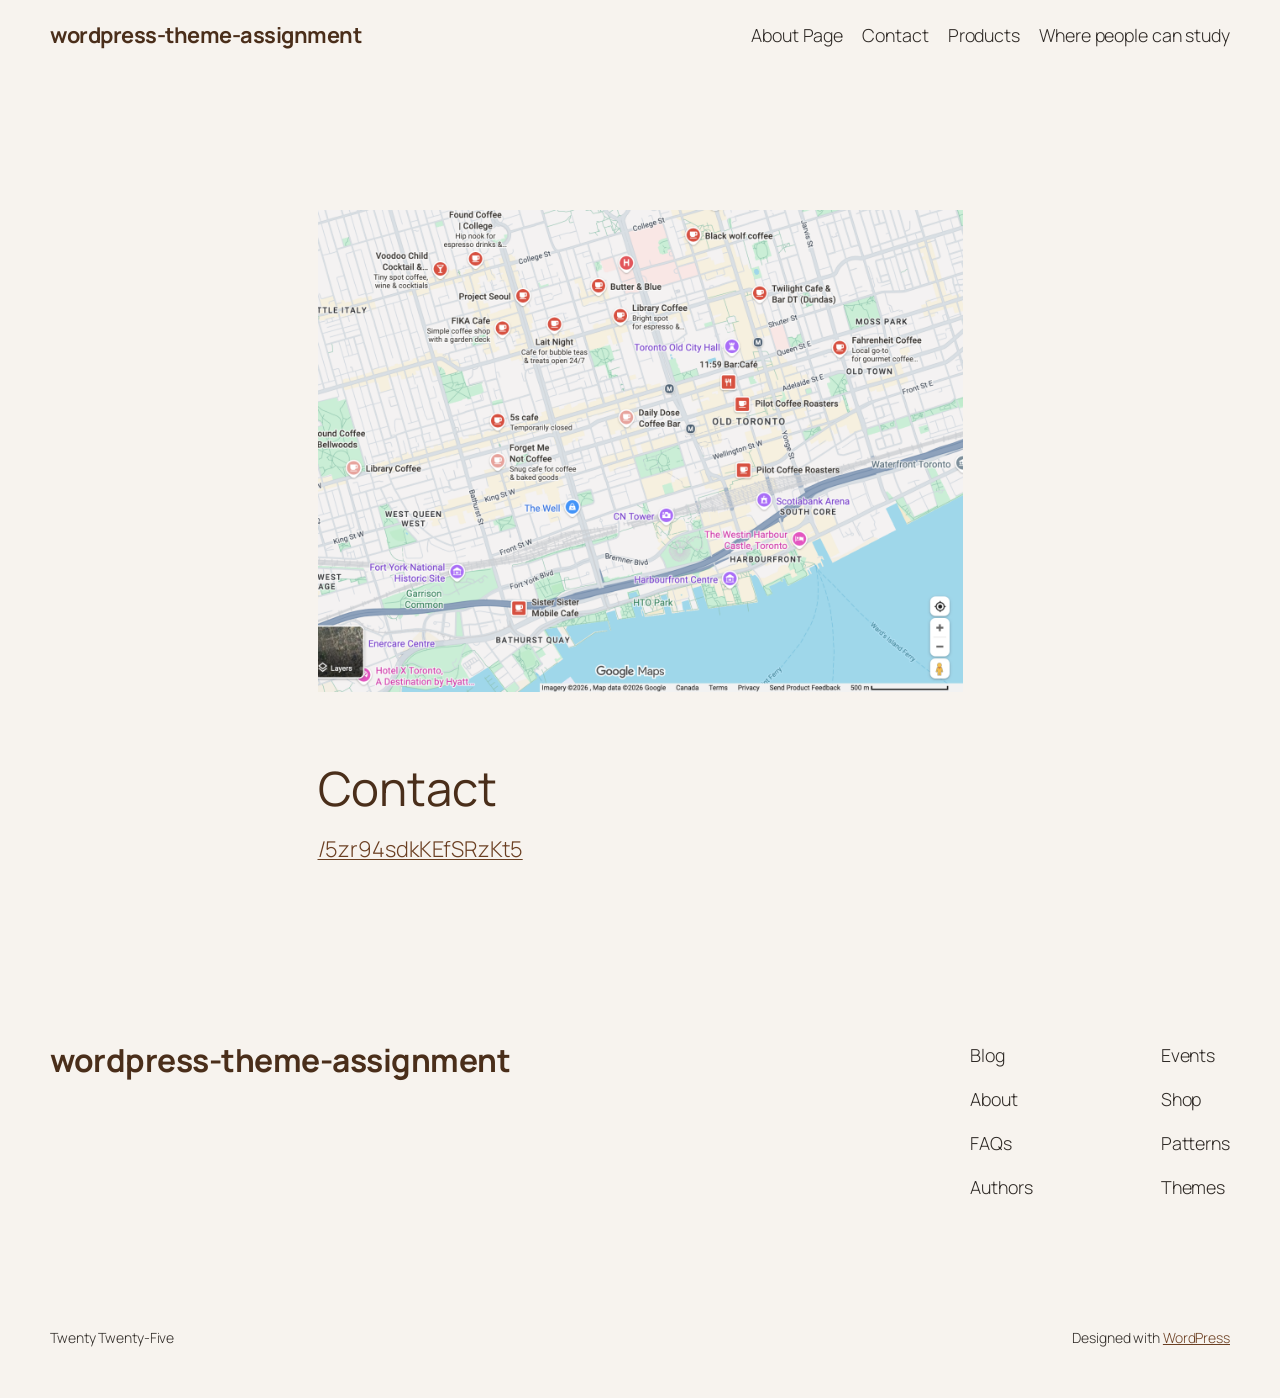
<file: contact-page/index.html>
<!DOCTYPE html>
<html lang="en-CA">
<head>
	<meta charset="UTF-8" />
	<meta name="viewport" content="width=device-width, initial-scale=1" />
<meta name='robots' content='max-image-preview:large' />
<title>Contact &#8211; wordpress-theme-assignment</title>
<link rel='dns-prefetch' href='//localhost' />
<link rel="alternate" type="application/rss+xml" title="wordpress-theme-assignment &raquo; Feed" href="/feed/" />
<link rel="alternate" type="application/rss+xml" title="wordpress-theme-assignment &raquo; Comments Feed" href="/comments/feed/" />
<link rel="alternate" title="oEmbed (JSON)" type="application/json+oembed" href="/wp-json/oembed/1.0/embed?url=http%3A%2F%2Flocalhost%3A8000%2Fcontact-page%2F" />
<link rel="alternate" title="oEmbed (XML)" type="text/xml+oembed" href="/wp-json/oembed/1.0/embed?url=http%3A%2F%2Flocalhost%3A8000%2Fcontact-page%2F&#038;format=xml" />
<script async src="https://www.googletagmanager.com/gtag/js?id=G-KFEBW7Q2V1"></script>
<script>
var tinyGtagJsOptions = {"ga4":"G-KFEBW7Q2V1"};
window.dataLayer || (dataLayer = []);
function gtag(){dataLayer.push(arguments);}
gtag('js', new Date());
gtag('config', "G-KFEBW7Q2V1");
</script>
<style id='wp-img-auto-sizes-contain-inline-css'>
img:is([sizes=auto i],[sizes^="auto," i]){contain-intrinsic-size:3000px 1500px}
/*# sourceURL=wp-img-auto-sizes-contain-inline-css */
</style>
<style id='wp-block-site-title-inline-css'>
.wp-block-site-title{box-sizing:border-box}.wp-block-site-title :where(a){color:inherit;font-family:inherit;font-size:inherit;font-style:inherit;font-weight:inherit;letter-spacing:inherit;line-height:inherit;text-decoration:inherit}
/*# sourceURL=/wp-includes/blocks/site-title/style.min.css */
</style>
<style id='wp-block-page-list-inline-css'>
.wp-block-navigation .wp-block-page-list{align-items:var(--navigation-layout-align,initial);background-color:inherit;display:flex;flex-direction:var(--navigation-layout-direction,initial);flex-wrap:var(--navigation-layout-wrap,wrap);justify-content:var(--navigation-layout-justify,initial)}.wp-block-navigation .wp-block-navigation-item{background-color:inherit}.wp-block-page-list{box-sizing:border-box}
/*# sourceURL=/wp-includes/blocks/page-list/style.min.css */
</style>
<style id='wp-block-navigation-inline-css'>
.wp-block-navigation{position:relative}.wp-block-navigation ul{margin-bottom:0;margin-left:0;margin-top:0;padding-left:0}.wp-block-navigation ul,.wp-block-navigation ul li{list-style:none;padding:0}.wp-block-navigation .wp-block-navigation-item{align-items:center;background-color:inherit;display:flex;position:relative}.wp-block-navigation .wp-block-navigation-item .wp-block-navigation__submenu-container:empty{display:none}.wp-block-navigation .wp-block-navigation-item__content{display:block;z-index:1}.wp-block-navigation .wp-block-navigation-item__content.wp-block-navigation-item__content{color:inherit}.wp-block-navigation.has-text-decoration-underline .wp-block-navigation-item__content,.wp-block-navigation.has-text-decoration-underline .wp-block-navigation-item__content:active,.wp-block-navigation.has-text-decoration-underline .wp-block-navigation-item__content:focus{text-decoration:underline}.wp-block-navigation.has-text-decoration-line-through .wp-block-navigation-item__content,.wp-block-navigation.has-text-decoration-line-through .wp-block-navigation-item__content:active,.wp-block-navigation.has-text-decoration-line-through .wp-block-navigation-item__content:focus{text-decoration:line-through}.wp-block-navigation :where(a),.wp-block-navigation :where(a:active),.wp-block-navigation :where(a:focus){text-decoration:none}.wp-block-navigation .wp-block-navigation__submenu-icon{align-self:center;background-color:inherit;border:none;color:currentColor;display:inline-block;font-size:inherit;height:.6em;line-height:0;margin-left:.25em;padding:0;width:.6em}.wp-block-navigation .wp-block-navigation__submenu-icon svg{display:inline-block;stroke:currentColor;height:inherit;margin-top:.075em;width:inherit}.wp-block-navigation{--navigation-layout-justification-setting:flex-start;--navigation-layout-direction:row;--navigation-layout-wrap:wrap;--navigation-layout-justify:flex-start;--navigation-layout-align:center}.wp-block-navigation.is-vertical{--navigation-layout-direction:column;--navigation-layout-justify:initial;--navigation-layout-align:flex-start}.wp-block-navigation.no-wrap{--navigation-layout-wrap:nowrap}.wp-block-navigation.items-justified-center{--navigation-layout-justification-setting:center;--navigation-layout-justify:center}.wp-block-navigation.items-justified-center.is-vertical{--navigation-layout-align:center}.wp-block-navigation.items-justified-right{--navigation-layout-justification-setting:flex-end;--navigation-layout-justify:flex-end}.wp-block-navigation.items-justified-right.is-vertical{--navigation-layout-align:flex-end}.wp-block-navigation.items-justified-space-between{--navigation-layout-justification-setting:space-between;--navigation-layout-justify:space-between}.wp-block-navigation .has-child .wp-block-navigation__submenu-container{align-items:normal;background-color:inherit;color:inherit;display:flex;flex-direction:column;opacity:0;position:absolute;z-index:2}@media not (prefers-reduced-motion){.wp-block-navigation .has-child .wp-block-navigation__submenu-container{transition:opacity .1s linear}}.wp-block-navigation .has-child .wp-block-navigation__submenu-container{height:0;overflow:hidden;visibility:hidden;width:0}.wp-block-navigation .has-child .wp-block-navigation__submenu-container>.wp-block-navigation-item>.wp-block-navigation-item__content{display:flex;flex-grow:1;padding:.5em 1em}.wp-block-navigation .has-child .wp-block-navigation__submenu-container>.wp-block-navigation-item>.wp-block-navigation-item__content .wp-block-navigation__submenu-icon{margin-left:auto;margin-right:0}.wp-block-navigation .has-child .wp-block-navigation__submenu-container .wp-block-navigation-item__content{margin:0}.wp-block-navigation .has-child .wp-block-navigation__submenu-container{left:-1px;top:100%}@media (min-width:782px){.wp-block-navigation .has-child .wp-block-navigation__submenu-container .wp-block-navigation__submenu-container{left:100%;top:-1px}.wp-block-navigation .has-child .wp-block-navigation__submenu-container .wp-block-navigation__submenu-container:before{background:#0000;content:"";display:block;height:100%;position:absolute;right:100%;width:.5em}.wp-block-navigation .has-child .wp-block-navigation__submenu-container .wp-block-navigation__submenu-icon{margin-right:.25em}.wp-block-navigation .has-child .wp-block-navigation__submenu-container .wp-block-navigation__submenu-icon svg{transform:rotate(-90deg)}}.wp-block-navigation .has-child .wp-block-navigation-submenu__toggle[aria-expanded=true]~.wp-block-navigation__submenu-container,.wp-block-navigation .has-child:not(.open-on-click):hover>.wp-block-navigation__submenu-container,.wp-block-navigation .has-child:not(.open-on-click):not(.open-on-hover-click):focus-within>.wp-block-navigation__submenu-container{height:auto;min-width:200px;opacity:1;overflow:visible;visibility:visible;width:auto}.wp-block-navigation.has-background .has-child .wp-block-navigation__submenu-container{left:0;top:100%}@media (min-width:782px){.wp-block-navigation.has-background .has-child .wp-block-navigation__submenu-container .wp-block-navigation__submenu-container{left:100%;top:0}}.wp-block-navigation-submenu{display:flex;position:relative}.wp-block-navigation-submenu .wp-block-navigation__submenu-icon svg{stroke:currentColor}button.wp-block-navigation-item__content{background-color:initial;border:none;color:currentColor;font-family:inherit;font-size:inherit;font-style:inherit;font-weight:inherit;letter-spacing:inherit;line-height:inherit;text-align:left;text-transform:inherit}.wp-block-navigation-submenu__toggle{cursor:pointer}.wp-block-navigation-submenu__toggle[aria-expanded=true]+.wp-block-navigation__submenu-icon>svg,.wp-block-navigation-submenu__toggle[aria-expanded=true]>svg{transform:rotate(180deg)}.wp-block-navigation-item.open-on-click .wp-block-navigation-submenu__toggle{padding-left:0;padding-right:.85em}.wp-block-navigation-item.open-on-click .wp-block-navigation-submenu__toggle+.wp-block-navigation__submenu-icon{margin-left:-.6em;pointer-events:none}.wp-block-navigation-item.open-on-click button.wp-block-navigation-item__content:not(.wp-block-navigation-submenu__toggle){padding:0}.wp-block-navigation .wp-block-page-list,.wp-block-navigation__container,.wp-block-navigation__responsive-close,.wp-block-navigation__responsive-container,.wp-block-navigation__responsive-container-content,.wp-block-navigation__responsive-dialog{gap:inherit}:where(.wp-block-navigation.has-background .wp-block-navigation-item a:not(.wp-element-button)),:where(.wp-block-navigation.has-background .wp-block-navigation-submenu a:not(.wp-element-button)){padding:.5em 1em}:where(.wp-block-navigation .wp-block-navigation__submenu-container .wp-block-navigation-item a:not(.wp-element-button)),:where(.wp-block-navigation .wp-block-navigation__submenu-container .wp-block-navigation-submenu a:not(.wp-element-button)),:where(.wp-block-navigation .wp-block-navigation__submenu-container .wp-block-navigation-submenu button.wp-block-navigation-item__content),:where(.wp-block-navigation .wp-block-navigation__submenu-container .wp-block-pages-list__item button.wp-block-navigation-item__content){padding:.5em 1em}.wp-block-navigation.items-justified-right .wp-block-navigation__container .has-child .wp-block-navigation__submenu-container,.wp-block-navigation.items-justified-right .wp-block-page-list>.has-child .wp-block-navigation__submenu-container,.wp-block-navigation.items-justified-space-between .wp-block-page-list>.has-child:last-child .wp-block-navigation__submenu-container,.wp-block-navigation.items-justified-space-between>.wp-block-navigation__container>.has-child:last-child .wp-block-navigation__submenu-container{left:auto;right:0}.wp-block-navigation.items-justified-right .wp-block-navigation__container .has-child .wp-block-navigation__submenu-container .wp-block-navigation__submenu-container,.wp-block-navigation.items-justified-right .wp-block-page-list>.has-child .wp-block-navigation__submenu-container .wp-block-navigation__submenu-container,.wp-block-navigation.items-justified-space-between .wp-block-page-list>.has-child:last-child .wp-block-navigation__submenu-container .wp-block-navigation__submenu-container,.wp-block-navigation.items-justified-space-between>.wp-block-navigation__container>.has-child:last-child .wp-block-navigation__submenu-container .wp-block-navigation__submenu-container{left:-1px;right:-1px}@media (min-width:782px){.wp-block-navigation.items-justified-right .wp-block-navigation__container .has-child .wp-block-navigation__submenu-container .wp-block-navigation__submenu-container,.wp-block-navigation.items-justified-right .wp-block-page-list>.has-child .wp-block-navigation__submenu-container .wp-block-navigation__submenu-container,.wp-block-navigation.items-justified-space-between .wp-block-page-list>.has-child:last-child .wp-block-navigation__submenu-container .wp-block-navigation__submenu-container,.wp-block-navigation.items-justified-space-between>.wp-block-navigation__container>.has-child:last-child .wp-block-navigation__submenu-container .wp-block-navigation__submenu-container{left:auto;right:100%}}.wp-block-navigation:not(.has-background) .wp-block-navigation__submenu-container{background-color:#fff;border:1px solid #00000026}.wp-block-navigation.has-background .wp-block-navigation__submenu-container{background-color:inherit}.wp-block-navigation:not(.has-text-color) .wp-block-navigation__submenu-container{color:#000}.wp-block-navigation__container{align-items:var(--navigation-layout-align,initial);display:flex;flex-direction:var(--navigation-layout-direction,initial);flex-wrap:var(--navigation-layout-wrap,wrap);justify-content:var(--navigation-layout-justify,initial);list-style:none;margin:0;padding-left:0}.wp-block-navigation__container .is-responsive{display:none}.wp-block-navigation__container:only-child,.wp-block-page-list:only-child{flex-grow:1}@keyframes overlay-menu__fade-in-animation{0%{opacity:0;transform:translateY(.5em)}to{opacity:1;transform:translateY(0)}}.wp-block-navigation__responsive-container{bottom:0;display:none;left:0;position:fixed;right:0;top:0}.wp-block-navigation__responsive-container :where(.wp-block-navigation-item a){color:inherit}.wp-block-navigation__responsive-container .wp-block-navigation__responsive-container-content{align-items:var(--navigation-layout-align,initial);display:flex;flex-direction:var(--navigation-layout-direction,initial);flex-wrap:var(--navigation-layout-wrap,wrap);justify-content:var(--navigation-layout-justify,initial)}.wp-block-navigation__responsive-container:not(.is-menu-open.is-menu-open){background-color:inherit!important;color:inherit!important}.wp-block-navigation__responsive-container.is-menu-open{background-color:inherit;display:flex;flex-direction:column}@media not (prefers-reduced-motion){.wp-block-navigation__responsive-container.is-menu-open{animation:overlay-menu__fade-in-animation .1s ease-out;animation-fill-mode:forwards}}.wp-block-navigation__responsive-container.is-menu-open{overflow:auto;padding:clamp(1rem,var(--wp--style--root--padding-top),20rem) clamp(1rem,var(--wp--style--root--padding-right),20rem) clamp(1rem,var(--wp--style--root--padding-bottom),20rem) clamp(1rem,var(--wp--style--root--padding-left),20rem);z-index:100000}.wp-block-navigation__responsive-container.is-menu-open .wp-block-navigation__responsive-container-content{align-items:var(--navigation-layout-justification-setting,inherit);display:flex;flex-direction:column;flex-wrap:nowrap;overflow:visible;padding-top:calc(2rem + 24px)}.wp-block-navigation__responsive-container.is-menu-open .wp-block-navigation__responsive-container-content,.wp-block-navigation__responsive-container.is-menu-open .wp-block-navigation__responsive-container-content .wp-block-navigation__container,.wp-block-navigation__responsive-container.is-menu-open .wp-block-navigation__responsive-container-content .wp-block-page-list{justify-content:flex-start}.wp-block-navigation__responsive-container.is-menu-open .wp-block-navigation__responsive-container-content .wp-block-navigation__submenu-icon{display:none}.wp-block-navigation__responsive-container.is-menu-open .wp-block-navigation__responsive-container-content .has-child .wp-block-navigation__submenu-container{border:none;height:auto;min-width:200px;opacity:1;overflow:initial;padding-left:2rem;padding-right:2rem;position:static;visibility:visible;width:auto}.wp-block-navigation__responsive-container.is-menu-open .wp-block-navigation__responsive-container-content .wp-block-navigation__container,.wp-block-navigation__responsive-container.is-menu-open .wp-block-navigation__responsive-container-content .wp-block-navigation__submenu-container{gap:inherit}.wp-block-navigation__responsive-container.is-menu-open .wp-block-navigation__responsive-container-content .wp-block-navigation__submenu-container{padding-top:var(--wp--style--block-gap,2em)}.wp-block-navigation__responsive-container.is-menu-open .wp-block-navigation__responsive-container-content .wp-block-navigation-item__content{padding:0}.wp-block-navigation__responsive-container.is-menu-open .wp-block-navigation__responsive-container-content .wp-block-navigation-item,.wp-block-navigation__responsive-container.is-menu-open .wp-block-navigation__responsive-container-content .wp-block-navigation__container,.wp-block-navigation__responsive-container.is-menu-open .wp-block-navigation__responsive-container-content .wp-block-page-list{align-items:var(--navigation-layout-justification-setting,initial);display:flex;flex-direction:column}.wp-block-navigation__responsive-container.is-menu-open .wp-block-navigation-item,.wp-block-navigation__responsive-container.is-menu-open .wp-block-navigation-item .wp-block-navigation__submenu-container,.wp-block-navigation__responsive-container.is-menu-open .wp-block-navigation__container,.wp-block-navigation__responsive-container.is-menu-open .wp-block-page-list{background:#0000!important;color:inherit!important}.wp-block-navigation__responsive-container.is-menu-open .wp-block-navigation__submenu-container.wp-block-navigation__submenu-container.wp-block-navigation__submenu-container.wp-block-navigation__submenu-container{left:auto;right:auto}@media (min-width:600px){.wp-block-navigation__responsive-container:not(.hidden-by-default):not(.is-menu-open){background-color:inherit;display:block;position:relative;width:100%;z-index:auto}.wp-block-navigation__responsive-container:not(.hidden-by-default):not(.is-menu-open) .wp-block-navigation__responsive-container-close{display:none}.wp-block-navigation__responsive-container.is-menu-open .wp-block-navigation__submenu-container.wp-block-navigation__submenu-container.wp-block-navigation__submenu-container.wp-block-navigation__submenu-container{left:0}}.wp-block-navigation:not(.has-background) .wp-block-navigation__responsive-container.is-menu-open{background-color:#fff}.wp-block-navigation:not(.has-text-color) .wp-block-navigation__responsive-container.is-menu-open{color:#000}.wp-block-navigation__toggle_button_label{font-size:1rem;font-weight:700}.wp-block-navigation__responsive-container-close,.wp-block-navigation__responsive-container-open{background:#0000;border:none;color:currentColor;cursor:pointer;margin:0;padding:0;text-transform:inherit;vertical-align:middle}.wp-block-navigation__responsive-container-close svg,.wp-block-navigation__responsive-container-open svg{fill:currentColor;display:block;height:24px;pointer-events:none;width:24px}.wp-block-navigation__responsive-container-open{display:flex}.wp-block-navigation__responsive-container-open.wp-block-navigation__responsive-container-open.wp-block-navigation__responsive-container-open{font-family:inherit;font-size:inherit;font-weight:inherit}@media (min-width:600px){.wp-block-navigation__responsive-container-open:not(.always-shown){display:none}}.wp-block-navigation__responsive-container-close{position:absolute;right:0;top:0;z-index:2}.wp-block-navigation__responsive-container-close.wp-block-navigation__responsive-container-close.wp-block-navigation__responsive-container-close{font-family:inherit;font-size:inherit;font-weight:inherit}.wp-block-navigation__responsive-close{width:100%}.has-modal-open .wp-block-navigation__responsive-close{margin-left:auto;margin-right:auto;max-width:var(--wp--style--global--wide-size,100%)}.wp-block-navigation__responsive-close:focus{outline:none}.is-menu-open .wp-block-navigation__responsive-close,.is-menu-open .wp-block-navigation__responsive-container-content,.is-menu-open .wp-block-navigation__responsive-dialog{box-sizing:border-box}.wp-block-navigation__responsive-dialog{position:relative}.has-modal-open .admin-bar .is-menu-open .wp-block-navigation__responsive-dialog{margin-top:46px}@media (min-width:782px){.has-modal-open .admin-bar .is-menu-open .wp-block-navigation__responsive-dialog{margin-top:32px}}html.has-modal-open{overflow:hidden}
/*# sourceURL=/wp-includes/blocks/navigation/style.min.css */
</style>
<style id='wp-block-group-inline-css'>
.wp-block-group{box-sizing:border-box}:where(.wp-block-group.wp-block-group-is-layout-constrained){position:relative}
/*# sourceURL=/wp-includes/blocks/group/style.min.css */
</style>
<style id='wp-block-post-featured-image-inline-css'>
.wp-block-post-featured-image{margin-left:0;margin-right:0}.wp-block-post-featured-image a{display:block;height:100%}.wp-block-post-featured-image :where(img){box-sizing:border-box;height:auto;max-width:100%;vertical-align:bottom;width:100%}.wp-block-post-featured-image.alignfull img,.wp-block-post-featured-image.alignwide img{width:100%}.wp-block-post-featured-image .wp-block-post-featured-image__overlay.has-background-dim{background-color:#000;inset:0;position:absolute}.wp-block-post-featured-image{position:relative}.wp-block-post-featured-image .wp-block-post-featured-image__overlay.has-background-gradient{background-color:initial}.wp-block-post-featured-image .wp-block-post-featured-image__overlay.has-background-dim-0{opacity:0}.wp-block-post-featured-image .wp-block-post-featured-image__overlay.has-background-dim-10{opacity:.1}.wp-block-post-featured-image .wp-block-post-featured-image__overlay.has-background-dim-20{opacity:.2}.wp-block-post-featured-image .wp-block-post-featured-image__overlay.has-background-dim-30{opacity:.3}.wp-block-post-featured-image .wp-block-post-featured-image__overlay.has-background-dim-40{opacity:.4}.wp-block-post-featured-image .wp-block-post-featured-image__overlay.has-background-dim-50{opacity:.5}.wp-block-post-featured-image .wp-block-post-featured-image__overlay.has-background-dim-60{opacity:.6}.wp-block-post-featured-image .wp-block-post-featured-image__overlay.has-background-dim-70{opacity:.7}.wp-block-post-featured-image .wp-block-post-featured-image__overlay.has-background-dim-80{opacity:.8}.wp-block-post-featured-image .wp-block-post-featured-image__overlay.has-background-dim-90{opacity:.9}.wp-block-post-featured-image .wp-block-post-featured-image__overlay.has-background-dim-100{opacity:1}.wp-block-post-featured-image:where(.alignleft,.alignright){width:100%}
/*# sourceURL=/wp-includes/blocks/post-featured-image/style.min.css */
</style>
<style id='wp-block-post-title-inline-css'>
.wp-block-post-title{box-sizing:border-box;word-break:break-word}.wp-block-post-title :where(a){display:inline-block;font-family:inherit;font-size:inherit;font-style:inherit;font-weight:inherit;letter-spacing:inherit;line-height:inherit;text-decoration:inherit}
/*# sourceURL=/wp-includes/blocks/post-title/style.min.css */
</style>
<style id='wp-block-paragraph-inline-css'>
.is-small-text{font-size:.875em}.is-regular-text{font-size:1em}.is-large-text{font-size:2.25em}.is-larger-text{font-size:3em}.has-drop-cap:not(:focus):first-letter{float:left;font-size:8.4em;font-style:normal;font-weight:100;line-height:.68;margin:.05em .1em 0 0;text-transform:uppercase}body.rtl .has-drop-cap:not(:focus):first-letter{float:none;margin-left:.1em}p.has-drop-cap.has-background{overflow:hidden}:root :where(p.has-background){padding:1.25em 2.375em}:where(p.has-text-color:not(.has-link-color)) a{color:inherit}p.has-text-align-left[style*="writing-mode:vertical-lr"],p.has-text-align-right[style*="writing-mode:vertical-rl"]{rotate:180deg}
/*# sourceURL=/wp-includes/blocks/paragraph/style.min.css */
</style>
<style id='wp-block-post-content-inline-css'>
.wp-block-post-content{display:flow-root}
/*# sourceURL=/wp-includes/blocks/post-content/style.min.css */
</style>
<style id='wp-block-spacer-inline-css'>
.wp-block-spacer{clear:both}
/*# sourceURL=/wp-includes/blocks/spacer/style.min.css */
</style>
<style id='wp-block-columns-inline-css'>
.wp-block-columns{box-sizing:border-box;display:flex;flex-wrap:wrap!important}@media (min-width:782px){.wp-block-columns{flex-wrap:nowrap!important}}.wp-block-columns{align-items:normal!important}.wp-block-columns.are-vertically-aligned-top{align-items:flex-start}.wp-block-columns.are-vertically-aligned-center{align-items:center}.wp-block-columns.are-vertically-aligned-bottom{align-items:flex-end}@media (max-width:781px){.wp-block-columns:not(.is-not-stacked-on-mobile)>.wp-block-column{flex-basis:100%!important}}@media (min-width:782px){.wp-block-columns:not(.is-not-stacked-on-mobile)>.wp-block-column{flex-basis:0;flex-grow:1}.wp-block-columns:not(.is-not-stacked-on-mobile)>.wp-block-column[style*=flex-basis]{flex-grow:0}}.wp-block-columns.is-not-stacked-on-mobile{flex-wrap:nowrap!important}.wp-block-columns.is-not-stacked-on-mobile>.wp-block-column{flex-basis:0;flex-grow:1}.wp-block-columns.is-not-stacked-on-mobile>.wp-block-column[style*=flex-basis]{flex-grow:0}:where(.wp-block-columns){margin-bottom:1.75em}:where(.wp-block-columns.has-background){padding:1.25em 2.375em}.wp-block-column{flex-grow:1;min-width:0;overflow-wrap:break-word;word-break:break-word}.wp-block-column.is-vertically-aligned-top{align-self:flex-start}.wp-block-column.is-vertically-aligned-center{align-self:center}.wp-block-column.is-vertically-aligned-bottom{align-self:flex-end}.wp-block-column.is-vertically-aligned-stretch{align-self:stretch}.wp-block-column.is-vertically-aligned-bottom,.wp-block-column.is-vertically-aligned-center,.wp-block-column.is-vertically-aligned-top{width:100%}
/*# sourceURL=/wp-includes/blocks/columns/style.min.css */
</style>
<style id='wp-block-navigation-link-inline-css'>
.wp-block-navigation .wp-block-navigation-item__label{overflow-wrap:break-word}.wp-block-navigation .wp-block-navigation-item__description{display:none}.link-ui-tools{outline:1px solid #f0f0f0;padding:8px}.link-ui-block-inserter{padding-top:8px}.link-ui-block-inserter__back{margin-left:8px;text-transform:uppercase}
/*# sourceURL=/wp-includes/blocks/navigation-link/style.min.css */
</style>
<style id='wp-emoji-styles-inline-css'>

	img.wp-smiley, img.emoji {
		display: inline !important;
		border: none !important;
		box-shadow: none !important;
		height: 1em !important;
		width: 1em !important;
		margin: 0 0.07em !important;
		vertical-align: -0.1em !important;
		background: none !important;
		padding: 0 !important;
	}
/*# sourceURL=wp-emoji-styles-inline-css */
</style>
<style id='wp-block-library-inline-css'>
:root{--wp-block-synced-color:#7a00df;--wp-block-synced-color--rgb:122,0,223;--wp-bound-block-color:var(--wp-block-synced-color);--wp-editor-canvas-background:#ddd;--wp-admin-theme-color:#007cba;--wp-admin-theme-color--rgb:0,124,186;--wp-admin-theme-color-darker-10:#006ba1;--wp-admin-theme-color-darker-10--rgb:0,107,160.5;--wp-admin-theme-color-darker-20:#005a87;--wp-admin-theme-color-darker-20--rgb:0,90,135;--wp-admin-border-width-focus:2px}@media (min-resolution:192dpi){:root{--wp-admin-border-width-focus:1.5px}}.wp-element-button{cursor:pointer}:root .has-very-light-gray-background-color{background-color:#eee}:root .has-very-dark-gray-background-color{background-color:#313131}:root .has-very-light-gray-color{color:#eee}:root .has-very-dark-gray-color{color:#313131}:root .has-vivid-green-cyan-to-vivid-cyan-blue-gradient-background{background:linear-gradient(135deg,#00d084,#0693e3)}:root .has-purple-crush-gradient-background{background:linear-gradient(135deg,#34e2e4,#4721fb 50%,#ab1dfe)}:root .has-hazy-dawn-gradient-background{background:linear-gradient(135deg,#faaca8,#dad0ec)}:root .has-subdued-olive-gradient-background{background:linear-gradient(135deg,#fafae1,#67a671)}:root .has-atomic-cream-gradient-background{background:linear-gradient(135deg,#fdd79a,#004a59)}:root .has-nightshade-gradient-background{background:linear-gradient(135deg,#330968,#31cdcf)}:root .has-midnight-gradient-background{background:linear-gradient(135deg,#020381,#2874fc)}:root{--wp--preset--font-size--normal:16px;--wp--preset--font-size--huge:42px}.has-regular-font-size{font-size:1em}.has-larger-font-size{font-size:2.625em}.has-normal-font-size{font-size:var(--wp--preset--font-size--normal)}.has-huge-font-size{font-size:var(--wp--preset--font-size--huge)}.has-text-align-center{text-align:center}.has-text-align-left{text-align:left}.has-text-align-right{text-align:right}.has-fit-text{white-space:nowrap!important}#end-resizable-editor-section{display:none}.aligncenter{clear:both}.items-justified-left{justify-content:flex-start}.items-justified-center{justify-content:center}.items-justified-right{justify-content:flex-end}.items-justified-space-between{justify-content:space-between}.screen-reader-text{border:0;clip-path:inset(50%);height:1px;margin:-1px;overflow:hidden;padding:0;position:absolute;width:1px;word-wrap:normal!important}.screen-reader-text:focus{background-color:#ddd;clip-path:none;color:#444;display:block;font-size:1em;height:auto;left:5px;line-height:normal;padding:15px 23px 14px;text-decoration:none;top:5px;width:auto;z-index:100000}html :where(.has-border-color){border-style:solid}html :where([style*=border-top-color]){border-top-style:solid}html :where([style*=border-right-color]){border-right-style:solid}html :where([style*=border-bottom-color]){border-bottom-style:solid}html :where([style*=border-left-color]){border-left-style:solid}html :where([style*=border-width]){border-style:solid}html :where([style*=border-top-width]){border-top-style:solid}html :where([style*=border-right-width]){border-right-style:solid}html :where([style*=border-bottom-width]){border-bottom-style:solid}html :where([style*=border-left-width]){border-left-style:solid}html :where(img[class*=wp-image-]){height:auto;max-width:100%}:where(figure){margin:0 0 1em}html :where(.is-position-sticky){--wp-admin--admin-bar--position-offset:var(--wp-admin--admin-bar--height,0px)}@media screen and (max-width:600px){html :where(.is-position-sticky){--wp-admin--admin-bar--position-offset:0px}}
/*# sourceURL=/wp-includes/css/dist/block-library/common.min.css */
</style>
<link rel='stylesheet' id='dashicons-css' href='/wp-includes/css/dashicons.min.css?ver=6.9.4' media='all' />
<link rel='stylesheet' id='al_product_styles-css' href='/wp-content/plugins/ecommerce-product-catalog/css/al_product.min.css?timestamp=1773449372&#038;ver=6.9.4' media='all' />
<link rel='stylesheet' id='ic_blocks-css' href='/wp-content/plugins/ecommerce-product-catalog/includes/blocks/ic-blocks.min.css?timestamp=1773449372&#038;ver=6.9.4' media='all' />
<style id='global-styles-inline-css'>
:root{--wp--preset--aspect-ratio--square: 1;--wp--preset--aspect-ratio--4-3: 4/3;--wp--preset--aspect-ratio--3-4: 3/4;--wp--preset--aspect-ratio--3-2: 3/2;--wp--preset--aspect-ratio--2-3: 2/3;--wp--preset--aspect-ratio--16-9: 16/9;--wp--preset--aspect-ratio--9-16: 9/16;--wp--preset--color--black: #000000;--wp--preset--color--cyan-bluish-gray: #abb8c3;--wp--preset--color--white: #ffffff;--wp--preset--color--pale-pink: #f78da7;--wp--preset--color--vivid-red: #cf2e2e;--wp--preset--color--luminous-vivid-orange: #ff6900;--wp--preset--color--luminous-vivid-amber: #fcb900;--wp--preset--color--light-green-cyan: #7bdcb5;--wp--preset--color--vivid-green-cyan: #00d084;--wp--preset--color--pale-cyan-blue: #8ed1fc;--wp--preset--color--vivid-cyan-blue: #0693e3;--wp--preset--color--vivid-purple: #9b51e0;--wp--preset--color--base: #FFFFFF;--wp--preset--color--contrast: #111111;--wp--preset--color--accent-1: #FFEE58;--wp--preset--color--accent-2: #F6CFF4;--wp--preset--color--accent-3: #503AA8;--wp--preset--color--accent-4: #686868;--wp--preset--color--accent-5: #FBFAF3;--wp--preset--color--accent-6: color-mix(in srgb, currentColor 20%, transparent);--wp--preset--gradient--vivid-cyan-blue-to-vivid-purple: linear-gradient(135deg,rgb(6,147,227) 0%,rgb(155,81,224) 100%);--wp--preset--gradient--light-green-cyan-to-vivid-green-cyan: linear-gradient(135deg,rgb(122,220,180) 0%,rgb(0,208,130) 100%);--wp--preset--gradient--luminous-vivid-amber-to-luminous-vivid-orange: linear-gradient(135deg,rgb(252,185,0) 0%,rgb(255,105,0) 100%);--wp--preset--gradient--luminous-vivid-orange-to-vivid-red: linear-gradient(135deg,rgb(255,105,0) 0%,rgb(207,46,46) 100%);--wp--preset--gradient--very-light-gray-to-cyan-bluish-gray: linear-gradient(135deg,rgb(238,238,238) 0%,rgb(169,184,195) 100%);--wp--preset--gradient--cool-to-warm-spectrum: linear-gradient(135deg,rgb(74,234,220) 0%,rgb(151,120,209) 20%,rgb(207,42,186) 40%,rgb(238,44,130) 60%,rgb(251,105,98) 80%,rgb(254,248,76) 100%);--wp--preset--gradient--blush-light-purple: linear-gradient(135deg,rgb(255,206,236) 0%,rgb(152,150,240) 100%);--wp--preset--gradient--blush-bordeaux: linear-gradient(135deg,rgb(254,205,165) 0%,rgb(254,45,45) 50%,rgb(107,0,62) 100%);--wp--preset--gradient--luminous-dusk: linear-gradient(135deg,rgb(255,203,112) 0%,rgb(199,81,192) 50%,rgb(65,88,208) 100%);--wp--preset--gradient--pale-ocean: linear-gradient(135deg,rgb(255,245,203) 0%,rgb(182,227,212) 50%,rgb(51,167,181) 100%);--wp--preset--gradient--electric-grass: linear-gradient(135deg,rgb(202,248,128) 0%,rgb(113,206,126) 100%);--wp--preset--gradient--midnight: linear-gradient(135deg,rgb(2,3,129) 0%,rgb(40,116,252) 100%);--wp--preset--font-size--small: 0.875rem;--wp--preset--font-size--medium: clamp(1rem, 1rem + ((1vw - 0.2rem) * 0.196), 1.125rem);--wp--preset--font-size--large: clamp(1.125rem, 1.125rem + ((1vw - 0.2rem) * 0.392), 1.375rem);--wp--preset--font-size--x-large: clamp(1.75rem, 1.75rem + ((1vw - 0.2rem) * 0.392), 2rem);--wp--preset--font-size--xx-large: clamp(2.15rem, 2.15rem + ((1vw - 0.2rem) * 1.333), 3rem);--wp--preset--font-family--manrope: Manrope, sans-serif;--wp--preset--font-family--fira-code: "Fira Code", monospace;--wp--preset--spacing--20: 10px;--wp--preset--spacing--30: 20px;--wp--preset--spacing--40: 30px;--wp--preset--spacing--50: clamp(30px, 5vw, 50px);--wp--preset--spacing--60: clamp(30px, 7vw, 70px);--wp--preset--spacing--70: clamp(50px, 7vw, 90px);--wp--preset--spacing--80: clamp(70px, 10vw, 140px);--wp--preset--shadow--natural: 6px 6px 9px rgba(0, 0, 0, 0.2);--wp--preset--shadow--deep: 12px 12px 50px rgba(0, 0, 0, 0.4);--wp--preset--shadow--sharp: 6px 6px 0px rgba(0, 0, 0, 0.2);--wp--preset--shadow--outlined: 6px 6px 0px -3px rgb(255, 255, 255), 6px 6px rgb(0, 0, 0);--wp--preset--shadow--crisp: 6px 6px 0px rgb(0, 0, 0);}:root { --wp--style--global--content-size: 645px;--wp--style--global--wide-size: 1340px; }:where(body) { margin: 0; }.wp-site-blocks { padding-top: var(--wp--style--root--padding-top); padding-bottom: var(--wp--style--root--padding-bottom); }.has-global-padding { padding-right: var(--wp--style--root--padding-right); padding-left: var(--wp--style--root--padding-left); }.has-global-padding > .alignfull { margin-right: calc(var(--wp--style--root--padding-right) * -1); margin-left: calc(var(--wp--style--root--padding-left) * -1); }.has-global-padding :where(:not(.alignfull.is-layout-flow) > .has-global-padding:not(.wp-block-block, .alignfull)) { padding-right: 0; padding-left: 0; }.has-global-padding :where(:not(.alignfull.is-layout-flow) > .has-global-padding:not(.wp-block-block, .alignfull)) > .alignfull { margin-left: 0; margin-right: 0; }.wp-site-blocks > .alignleft { float: left; margin-right: 2em; }.wp-site-blocks > .alignright { float: right; margin-left: 2em; }.wp-site-blocks > .aligncenter { justify-content: center; margin-left: auto; margin-right: auto; }:where(.wp-site-blocks) > * { margin-block-start: 1.2rem; margin-block-end: 0; }:where(.wp-site-blocks) > :first-child { margin-block-start: 0; }:where(.wp-site-blocks) > :last-child { margin-block-end: 0; }:root { --wp--style--block-gap: 1.2rem; }:root :where(.is-layout-flow) > :first-child{margin-block-start: 0;}:root :where(.is-layout-flow) > :last-child{margin-block-end: 0;}:root :where(.is-layout-flow) > *{margin-block-start: 1.2rem;margin-block-end: 0;}:root :where(.is-layout-constrained) > :first-child{margin-block-start: 0;}:root :where(.is-layout-constrained) > :last-child{margin-block-end: 0;}:root :where(.is-layout-constrained) > *{margin-block-start: 1.2rem;margin-block-end: 0;}:root :where(.is-layout-flex){gap: 1.2rem;}:root :where(.is-layout-grid){gap: 1.2rem;}.is-layout-flow > .alignleft{float: left;margin-inline-start: 0;margin-inline-end: 2em;}.is-layout-flow > .alignright{float: right;margin-inline-start: 2em;margin-inline-end: 0;}.is-layout-flow > .aligncenter{margin-left: auto !important;margin-right: auto !important;}.is-layout-constrained > .alignleft{float: left;margin-inline-start: 0;margin-inline-end: 2em;}.is-layout-constrained > .alignright{float: right;margin-inline-start: 2em;margin-inline-end: 0;}.is-layout-constrained > .aligncenter{margin-left: auto !important;margin-right: auto !important;}.is-layout-constrained > :where(:not(.alignleft):not(.alignright):not(.alignfull)){max-width: var(--wp--style--global--content-size);margin-left: auto !important;margin-right: auto !important;}.is-layout-constrained > .alignwide{max-width: var(--wp--style--global--wide-size);}body .is-layout-flex{display: flex;}.is-layout-flex{flex-wrap: wrap;align-items: center;}.is-layout-flex > :is(*, div){margin: 0;}body .is-layout-grid{display: grid;}.is-layout-grid > :is(*, div){margin: 0;}body{background-color: var(--wp--preset--color--base);color: var(--wp--preset--color--contrast);font-family: var(--wp--preset--font-family--manrope);font-size: var(--wp--preset--font-size--large);font-weight: 300;letter-spacing: -0.1px;line-height: 1.4;--wp--style--root--padding-top: 0px;--wp--style--root--padding-right: var(--wp--preset--spacing--50);--wp--style--root--padding-bottom: 0px;--wp--style--root--padding-left: var(--wp--preset--spacing--50);}a:where(:not(.wp-element-button)){color: currentColor;text-decoration: underline;}:root :where(a:where(:not(.wp-element-button)):hover){text-decoration: none;}h1, h2, h3, h4, h5, h6{font-weight: 400;letter-spacing: -0.1px;line-height: 1.125;}h1{font-size: var(--wp--preset--font-size--xx-large);}h2{font-size: var(--wp--preset--font-size--x-large);}h3{font-size: var(--wp--preset--font-size--large);}h4{font-size: var(--wp--preset--font-size--medium);}h5{font-size: var(--wp--preset--font-size--small);letter-spacing: 0.5px;}h6{font-size: var(--wp--preset--font-size--small);font-weight: 700;letter-spacing: 1.4px;text-transform: uppercase;}:root :where(.wp-element-button, .wp-block-button__link){background-color: var(--wp--preset--color--contrast);border-width: 0;color: var(--wp--preset--color--base);font-family: inherit;font-size: var(--wp--preset--font-size--medium);font-style: inherit;font-weight: inherit;letter-spacing: inherit;line-height: inherit;padding-top: 1rem;padding-right: 2.25rem;padding-bottom: 1rem;padding-left: 2.25rem;text-decoration: none;text-transform: inherit;}:root :where(.wp-element-button:hover, .wp-block-button__link:hover){background-color: color-mix(in srgb, var(--wp--preset--color--contrast) 85%, transparent);border-color: transparent;color: var(--wp--preset--color--base);}:root :where(.wp-element-button:focus, .wp-block-button__link:focus){outline-color: var(--wp--preset--color--accent-4);outline-offset: 2px;}:root :where(.wp-element-caption, .wp-block-audio figcaption, .wp-block-embed figcaption, .wp-block-gallery figcaption, .wp-block-image figcaption, .wp-block-table figcaption, .wp-block-video figcaption){font-size: var(--wp--preset--font-size--small);line-height: 1.4;}.has-black-color{color: var(--wp--preset--color--black) !important;}.has-cyan-bluish-gray-color{color: var(--wp--preset--color--cyan-bluish-gray) !important;}.has-white-color{color: var(--wp--preset--color--white) !important;}.has-pale-pink-color{color: var(--wp--preset--color--pale-pink) !important;}.has-vivid-red-color{color: var(--wp--preset--color--vivid-red) !important;}.has-luminous-vivid-orange-color{color: var(--wp--preset--color--luminous-vivid-orange) !important;}.has-luminous-vivid-amber-color{color: var(--wp--preset--color--luminous-vivid-amber) !important;}.has-light-green-cyan-color{color: var(--wp--preset--color--light-green-cyan) !important;}.has-vivid-green-cyan-color{color: var(--wp--preset--color--vivid-green-cyan) !important;}.has-pale-cyan-blue-color{color: var(--wp--preset--color--pale-cyan-blue) !important;}.has-vivid-cyan-blue-color{color: var(--wp--preset--color--vivid-cyan-blue) !important;}.has-vivid-purple-color{color: var(--wp--preset--color--vivid-purple) !important;}.has-base-color{color: var(--wp--preset--color--base) !important;}.has-contrast-color{color: var(--wp--preset--color--contrast) !important;}.has-accent-1-color{color: var(--wp--preset--color--accent-1) !important;}.has-accent-2-color{color: var(--wp--preset--color--accent-2) !important;}.has-accent-3-color{color: var(--wp--preset--color--accent-3) !important;}.has-accent-4-color{color: var(--wp--preset--color--accent-4) !important;}.has-accent-5-color{color: var(--wp--preset--color--accent-5) !important;}.has-accent-6-color{color: var(--wp--preset--color--accent-6) !important;}.has-black-background-color{background-color: var(--wp--preset--color--black) !important;}.has-cyan-bluish-gray-background-color{background-color: var(--wp--preset--color--cyan-bluish-gray) !important;}.has-white-background-color{background-color: var(--wp--preset--color--white) !important;}.has-pale-pink-background-color{background-color: var(--wp--preset--color--pale-pink) !important;}.has-vivid-red-background-color{background-color: var(--wp--preset--color--vivid-red) !important;}.has-luminous-vivid-orange-background-color{background-color: var(--wp--preset--color--luminous-vivid-orange) !important;}.has-luminous-vivid-amber-background-color{background-color: var(--wp--preset--color--luminous-vivid-amber) !important;}.has-light-green-cyan-background-color{background-color: var(--wp--preset--color--light-green-cyan) !important;}.has-vivid-green-cyan-background-color{background-color: var(--wp--preset--color--vivid-green-cyan) !important;}.has-pale-cyan-blue-background-color{background-color: var(--wp--preset--color--pale-cyan-blue) !important;}.has-vivid-cyan-blue-background-color{background-color: var(--wp--preset--color--vivid-cyan-blue) !important;}.has-vivid-purple-background-color{background-color: var(--wp--preset--color--vivid-purple) !important;}.has-base-background-color{background-color: var(--wp--preset--color--base) !important;}.has-contrast-background-color{background-color: var(--wp--preset--color--contrast) !important;}.has-accent-1-background-color{background-color: var(--wp--preset--color--accent-1) !important;}.has-accent-2-background-color{background-color: var(--wp--preset--color--accent-2) !important;}.has-accent-3-background-color{background-color: var(--wp--preset--color--accent-3) !important;}.has-accent-4-background-color{background-color: var(--wp--preset--color--accent-4) !important;}.has-accent-5-background-color{background-color: var(--wp--preset--color--accent-5) !important;}.has-accent-6-background-color{background-color: var(--wp--preset--color--accent-6) !important;}.has-black-border-color{border-color: var(--wp--preset--color--black) !important;}.has-cyan-bluish-gray-border-color{border-color: var(--wp--preset--color--cyan-bluish-gray) !important;}.has-white-border-color{border-color: var(--wp--preset--color--white) !important;}.has-pale-pink-border-color{border-color: var(--wp--preset--color--pale-pink) !important;}.has-vivid-red-border-color{border-color: var(--wp--preset--color--vivid-red) !important;}.has-luminous-vivid-orange-border-color{border-color: var(--wp--preset--color--luminous-vivid-orange) !important;}.has-luminous-vivid-amber-border-color{border-color: var(--wp--preset--color--luminous-vivid-amber) !important;}.has-light-green-cyan-border-color{border-color: var(--wp--preset--color--light-green-cyan) !important;}.has-vivid-green-cyan-border-color{border-color: var(--wp--preset--color--vivid-green-cyan) !important;}.has-pale-cyan-blue-border-color{border-color: var(--wp--preset--color--pale-cyan-blue) !important;}.has-vivid-cyan-blue-border-color{border-color: var(--wp--preset--color--vivid-cyan-blue) !important;}.has-vivid-purple-border-color{border-color: var(--wp--preset--color--vivid-purple) !important;}.has-base-border-color{border-color: var(--wp--preset--color--base) !important;}.has-contrast-border-color{border-color: var(--wp--preset--color--contrast) !important;}.has-accent-1-border-color{border-color: var(--wp--preset--color--accent-1) !important;}.has-accent-2-border-color{border-color: var(--wp--preset--color--accent-2) !important;}.has-accent-3-border-color{border-color: var(--wp--preset--color--accent-3) !important;}.has-accent-4-border-color{border-color: var(--wp--preset--color--accent-4) !important;}.has-accent-5-border-color{border-color: var(--wp--preset--color--accent-5) !important;}.has-accent-6-border-color{border-color: var(--wp--preset--color--accent-6) !important;}.has-vivid-cyan-blue-to-vivid-purple-gradient-background{background: var(--wp--preset--gradient--vivid-cyan-blue-to-vivid-purple) !important;}.has-light-green-cyan-to-vivid-green-cyan-gradient-background{background: var(--wp--preset--gradient--light-green-cyan-to-vivid-green-cyan) !important;}.has-luminous-vivid-amber-to-luminous-vivid-orange-gradient-background{background: var(--wp--preset--gradient--luminous-vivid-amber-to-luminous-vivid-orange) !important;}.has-luminous-vivid-orange-to-vivid-red-gradient-background{background: var(--wp--preset--gradient--luminous-vivid-orange-to-vivid-red) !important;}.has-very-light-gray-to-cyan-bluish-gray-gradient-background{background: var(--wp--preset--gradient--very-light-gray-to-cyan-bluish-gray) !important;}.has-cool-to-warm-spectrum-gradient-background{background: var(--wp--preset--gradient--cool-to-warm-spectrum) !important;}.has-blush-light-purple-gradient-background{background: var(--wp--preset--gradient--blush-light-purple) !important;}.has-blush-bordeaux-gradient-background{background: var(--wp--preset--gradient--blush-bordeaux) !important;}.has-luminous-dusk-gradient-background{background: var(--wp--preset--gradient--luminous-dusk) !important;}.has-pale-ocean-gradient-background{background: var(--wp--preset--gradient--pale-ocean) !important;}.has-electric-grass-gradient-background{background: var(--wp--preset--gradient--electric-grass) !important;}.has-midnight-gradient-background{background: var(--wp--preset--gradient--midnight) !important;}.has-small-font-size{font-size: var(--wp--preset--font-size--small) !important;}.has-medium-font-size{font-size: var(--wp--preset--font-size--medium) !important;}.has-large-font-size{font-size: var(--wp--preset--font-size--large) !important;}.has-x-large-font-size{font-size: var(--wp--preset--font-size--x-large) !important;}.has-xx-large-font-size{font-size: var(--wp--preset--font-size--xx-large) !important;}.has-manrope-font-family{font-family: var(--wp--preset--font-family--manrope) !important;}.has-fira-code-font-family{font-family: var(--wp--preset--font-family--fira-code) !important;}
:root :where(.wp-block-columns-is-layout-flow) > :first-child{margin-block-start: 0;}:root :where(.wp-block-columns-is-layout-flow) > :last-child{margin-block-end: 0;}:root :where(.wp-block-columns-is-layout-flow) > *{margin-block-start: var(--wp--preset--spacing--50);margin-block-end: 0;}:root :where(.wp-block-columns-is-layout-constrained) > :first-child{margin-block-start: 0;}:root :where(.wp-block-columns-is-layout-constrained) > :last-child{margin-block-end: 0;}:root :where(.wp-block-columns-is-layout-constrained) > *{margin-block-start: var(--wp--preset--spacing--50);margin-block-end: 0;}:root :where(.wp-block-columns-is-layout-flex){gap: var(--wp--preset--spacing--50);}:root :where(.wp-block-columns-is-layout-grid){gap: var(--wp--preset--spacing--50);}
:root :where(.wp-block-post-title a:where(:not(.wp-element-button))){text-decoration: none;}
:root :where(.wp-block-post-title a:where(:not(.wp-element-button)):hover){text-decoration: underline;}
:root :where(.wp-block-site-title){font-weight: 700;letter-spacing: -.5px;}
:root :where(.wp-block-site-title a:where(:not(.wp-element-button))){text-decoration: none;}
:root :where(.wp-block-site-title a:where(:not(.wp-element-button)):hover){text-decoration: underline;}
:root :where(.wp-block-navigation){font-size: var(--wp--preset--font-size--medium);}
:root :where(.wp-block-navigation a:where(:not(.wp-element-button))){text-decoration: none;}
:root :where(.wp-block-navigation a:where(:not(.wp-element-button)):hover){text-decoration: underline;}
/*# sourceURL=global-styles-inline-css */
</style>
<style id='core-block-supports-inline-css'>
.wp-container-core-navigation-is-layout-fc306653{justify-content:flex-end;}.wp-container-core-group-is-layout-f4c28e8b{flex-wrap:nowrap;gap:var(--wp--preset--spacing--10);justify-content:flex-end;}.wp-container-core-group-is-layout-8165f36a{flex-wrap:nowrap;justify-content:space-between;}.wp-container-core-columns-is-layout-28f84493{flex-wrap:nowrap;}.wp-container-core-navigation-is-layout-fe9cc265{flex-direction:column;align-items:flex-start;}.wp-container-core-group-is-layout-570722b2{gap:var(--wp--preset--spacing--80);justify-content:space-between;align-items:flex-start;}.wp-container-core-group-is-layout-e5edad21{justify-content:space-between;align-items:flex-start;}.wp-container-core-group-is-layout-91e87306{gap:var(--wp--preset--spacing--20);justify-content:space-between;}
/*# sourceURL=core-block-supports-inline-css */
</style>
<style id='wp-block-template-skip-link-inline-css'>

		.skip-link.screen-reader-text {
			border: 0;
			clip-path: inset(50%);
			height: 1px;
			margin: -1px;
			overflow: hidden;
			padding: 0;
			position: absolute !important;
			width: 1px;
			word-wrap: normal !important;
		}

		.skip-link.screen-reader-text:focus {
			background-color: #eee;
			clip-path: none;
			color: #444;
			display: block;
			font-size: 1em;
			height: auto;
			left: 5px;
			line-height: normal;
			padding: 15px 23px 14px;
			text-decoration: none;
			top: 5px;
			width: auto;
			z-index: 100000;
		}
/*# sourceURL=wp-block-template-skip-link-inline-css */
</style>
<link rel='stylesheet' id='parent-style-css' href='/wp-content/themes/twentytwentyfive/style.css?ver=6.9.4' media='all' />
<link rel='stylesheet' id='child-style-css' href='/wp-content/themes/twentytwentyfive-child/style.css?ver=6.9.4' media='all' />
<style id='twentytwentyfive-style-inline-css'>
a{text-decoration-thickness:1px!important;text-underline-offset:.1em}:where(.wp-site-blocks :focus){outline-width:2px;outline-style:solid}.wp-block-navigation .wp-block-navigation-submenu .wp-block-navigation-item:not(:last-child){margin-bottom:3px}.wp-block-navigation .wp-block-navigation-item .wp-block-navigation-item__content{outline-offset:4px}.wp-block-navigation .wp-block-navigation-item ul.wp-block-navigation__submenu-container .wp-block-navigation-item__content{outline-offset:0}blockquote,caption,figcaption,h1,h2,h3,h4,h5,h6,p{text-wrap:pretty}.more-link{display:block}:where(pre){overflow-x:auto}
/*# sourceURL=/wp-content/themes/twentytwentyfive/style.min.css */
</style>
<link rel="https://api.w.org/" href="/wp-json/" /><link rel="alternate" title="JSON" type="application/json" href="/wp-json/wp/v2/pages/16" /><link rel="EditURI" type="application/rsd+xml" title="RSD" href="/xmlrpc.php?rsd" />
<meta name="generator" content="WordPress 6.9.4" />
<link rel="canonical" href="/contact-page/" />
<link rel='shortlink' href='/?p=16' />
<script type="importmap" id="wp-importmap">
{"imports":{"@wordpress/interactivity":"/wp-includes/js/dist/script-modules/interactivity/index.min.js?ver=66c613f68580994bb00a"}}
</script>
<link rel="modulepreload" href="/wp-includes/js/dist/script-modules/interactivity/index.min.js?ver=66c613f68580994bb00a" id="@wordpress/interactivity-js-modulepreload" fetchpriority="low">
<style class='wp-fonts-local'>
@font-face{font-family:Manrope;font-style:normal;font-weight:200 800;font-display:fallback;src:url('/wp-content/themes/twentytwentyfive/assets/fonts/manrope/Manrope-VariableFont_wght.woff2') format('woff2');}
@font-face{font-family:"Fira Code";font-style:normal;font-weight:300 700;font-display:fallback;src:url('/wp-content/themes/twentytwentyfive/assets/fonts/fira-code/FiraCode-VariableFont_wght.woff2') format('woff2');}
</style>
</head>

<body class="wp-singular page-template-default page page-id-16 wp-embed-responsive wp-theme-twentytwentyfive wp-child-theme-twentytwentyfive-child">

<div class="wp-site-blocks"><header class="wp-block-template-part">
<div class="wp-block-group alignfull is-layout-flow wp-block-group-is-layout-flow">
	
	<div class="wp-block-group has-global-padding is-layout-constrained wp-block-group-is-layout-constrained">
		
		<div class="wp-block-group alignwide is-content-justification-space-between is-nowrap is-layout-flex wp-container-core-group-is-layout-8165f36a wp-block-group-is-layout-flex" style="padding-top:var(--wp--preset--spacing--30);padding-bottom:var(--wp--preset--spacing--30)">
			<p class="wp-block-site-title"><a href="/" target="_self" rel="home">wordpress-theme-assignment</a></p>
			
			<div class="wp-block-group is-content-justification-right is-nowrap is-layout-flex wp-container-core-group-is-layout-f4c28e8b wp-block-group-is-layout-flex">
				<nav class="is-responsive items-justified-right wp-block-navigation is-content-justification-right is-layout-flex wp-container-core-navigation-is-layout-fc306653 wp-block-navigation-is-layout-flex" 
		 data-wp-interactive="core/navigation" data-wp-context='{"overlayOpenedBy":{"click":false,"hover":false,"focus":false},"type":"overlay","roleAttribute":"","ariaLabel":"Menu"}'><button aria-haspopup="dialog" aria-label="Open menu" class="wp-block-navigation__responsive-container-open" 
				data-wp-on--click="actions.openMenuOnClick"
				data-wp-on--keydown="actions.handleMenuKeydown"
			><svg width="24" height="24" xmlns="https://www.w3.org/2000/svg" viewBox="0 0 24 24" aria-hidden="true" focusable="false"><path d="M4 7.5h16v1.5H4z"></path><path d="M4 15h16v1.5H4z"></path></svg></button>
				<div class="wp-block-navigation__responsive-container  has-text-color has-contrast-color has-background has-base-background-color"  id="modal-1" 
				data-wp-class--has-modal-open="state.isMenuOpen"
				data-wp-class--is-menu-open="state.isMenuOpen"
				data-wp-watch="callbacks.initMenu"
				data-wp-on--keydown="actions.handleMenuKeydown"
				data-wp-on--focusout="actions.handleMenuFocusout"
				tabindex="-1"
			>
					<div class="wp-block-navigation__responsive-close" tabindex="-1">
						<div class="wp-block-navigation__responsive-dialog" 
				data-wp-bind--aria-modal="state.ariaModal"
				data-wp-bind--aria-label="state.ariaLabel"
				data-wp-bind--role="state.roleAttribute"
			>
							<button aria-label="Close menu" class="wp-block-navigation__responsive-container-close" 
				data-wp-on--click="actions.closeMenuOnClick"
			><svg xmlns="https://www.w3.org/2000/svg" viewBox="0 0 24 24" width="24" height="24" aria-hidden="true" focusable="false"><path d="m13.06 12 6.47-6.47-1.06-1.06L12 10.94 5.53 4.47 4.47 5.53 10.94 12l-6.47 6.47 1.06 1.06L12 13.06l6.47 6.47 1.06-1.06L13.06 12Z"></path></svg></button>
							<div class="wp-block-navigation__responsive-container-content" 
				data-wp-watch="callbacks.focusFirstElement"
			 id="modal-1-content">
								<ul class="wp-block-navigation__container is-responsive items-justified-right wp-block-navigation"><ul class="wp-block-page-list"><li class="wp-block-pages-list__item wp-block-navigation-item open-on-hover-click menu-item-home"><a class="wp-block-pages-list__item__link wp-block-navigation-item__content" href="/">About Page</a></li><li class="wp-block-pages-list__item current-menu-item wp-block-navigation-item open-on-hover-click"><a class="wp-block-pages-list__item__link wp-block-navigation-item__content" href="/contact-page/" aria-current="page">Contact</a></li><li class="wp-block-pages-list__item wp-block-navigation-item open-on-hover-click"><a class="wp-block-pages-list__item__link wp-block-navigation-item__content" href="/products/">Products</a></li><li class="wp-block-pages-list__item wp-block-navigation-item open-on-hover-click"><a class="wp-block-pages-list__item__link wp-block-navigation-item__content" href="/where-people-can-study/">Where people can study</a></li></ul></ul>
							</div>
						</div>
					</div>
				</div></nav>
			</div>
			
		</div>
		
	</div>
	
</div>


</header>


<main class="wp-block-group has-global-padding is-layout-constrained wp-block-group-is-layout-constrained" style="margin-top:var(--wp--preset--spacing--60)">
	
	<div class="wp-block-group alignfull has-global-padding is-layout-constrained wp-block-group-is-layout-constrained" style="padding-top:var(--wp--preset--spacing--60);padding-bottom:var(--wp--preset--spacing--60)">
		<figure style="margin-bottom:var(--wp--preset--spacing--60);" class="wp-block-post-featured-image"><img width="1920" height="1432" src="/wp-content/uploads/2026/03/Screenshot-2026-03-07-at-00.07.58.png" class="attachment-post-thumbnail size-post-thumbnail wp-post-image" alt="" style="object-fit:cover;" decoding="async" fetchpriority="high" srcset="/wp-content/uploads/2026/03/Screenshot-2026-03-07-at-00.07.58.png 1920w, /wp-content/uploads/2026/03/Screenshot-2026-03-07-at-00.07.58-300x224.png 300w, /wp-content/uploads/2026/03/Screenshot-2026-03-07-at-00.07.58-1024x764.png 1024w, /wp-content/uploads/2026/03/Screenshot-2026-03-07-at-00.07.58-768x573.png 768w, /wp-content/uploads/2026/03/Screenshot-2026-03-07-at-00.07.58-1536x1146.png 1536w" sizes="(max-width: 1920px) 100vw, 1920px" /></figure>
		<h1 class="wp-block-post-title">Contact</h1>
		<div class="entry-content alignfull wp-block-post-content has-global-padding is-layout-constrained wp-block-post-content-is-layout-constrained">
<p><a href="/5zr94sdkKEfSRzKt5">/5zr94sdkKEfSRzKt5</a></p>



<p></p>
</div>
	</div>
	
</main>


<footer class="wp-block-template-part">
<div class="wp-block-group has-global-padding is-layout-constrained wp-block-group-is-layout-constrained" style="padding-top:var(--wp--preset--spacing--60);padding-bottom:var(--wp--preset--spacing--50)">
	
	<div class="wp-block-group alignwide is-layout-flow wp-block-group-is-layout-flow">
		

		
		<div class="wp-block-group alignfull is-content-justification-space-between is-layout-flex wp-container-core-group-is-layout-e5edad21 wp-block-group-is-layout-flex">
			
			<div class="wp-block-columns is-layout-flex wp-container-core-columns-is-layout-28f84493 wp-block-columns-is-layout-flex">
				
				<div class="wp-block-column is-layout-flow wp-block-column-is-layout-flow" style="flex-basis:100%"><h2 class="wp-block-site-title"><a href="/" target="_self" rel="home">wordpress-theme-assignment</a></h2>

				
				</div>
				

				
				<div class="wp-block-column is-layout-flow wp-block-column-is-layout-flow">
					
					<div style="height:var(--wp--preset--spacing--40);width:0px" aria-hidden="true" class="wp-block-spacer"></div>
					
				</div>
				
			</div>
			

			
			<div class="wp-block-group is-content-justification-space-between is-layout-flex wp-container-core-group-is-layout-570722b2 wp-block-group-is-layout-flex">
				<nav class="is-vertical wp-block-navigation is-layout-flex wp-container-core-navigation-is-layout-fe9cc265 wp-block-navigation-is-layout-flex"><ul class="wp-block-navigation__container  is-vertical wp-block-navigation"><li class=" wp-block-navigation-item wp-block-navigation-link"><a class="wp-block-navigation-item__content"  href="#"><span class="wp-block-navigation-item__label">Blog</span></a></li><li class=" wp-block-navigation-item wp-block-navigation-link"><a class="wp-block-navigation-item__content"  href="#"><span class="wp-block-navigation-item__label">About</span></a></li><li class=" wp-block-navigation-item wp-block-navigation-link"><a class="wp-block-navigation-item__content"  href="#"><span class="wp-block-navigation-item__label">FAQs</span></a></li><li class=" wp-block-navigation-item wp-block-navigation-link"><a class="wp-block-navigation-item__content"  href="#"><span class="wp-block-navigation-item__label">Authors</span></a></li></ul></nav>

				<nav class="is-vertical wp-block-navigation is-layout-flex wp-container-core-navigation-is-layout-fe9cc265 wp-block-navigation-is-layout-flex"><ul class="wp-block-navigation__container  is-vertical wp-block-navigation"><li class=" wp-block-navigation-item wp-block-navigation-link"><a class="wp-block-navigation-item__content"  href="#"><span class="wp-block-navigation-item__label">Events</span></a></li><li class=" wp-block-navigation-item wp-block-navigation-link"><a class="wp-block-navigation-item__content"  href="#"><span class="wp-block-navigation-item__label">Shop</span></a></li><li class=" wp-block-navigation-item wp-block-navigation-link"><a class="wp-block-navigation-item__content"  href="#"><span class="wp-block-navigation-item__label">Patterns</span></a></li><li class=" wp-block-navigation-item wp-block-navigation-link"><a class="wp-block-navigation-item__content"  href="#"><span class="wp-block-navigation-item__label">Themes</span></a></li></ul></nav>
			</div>
				
		</div>
		

		
		<div style="height:var(--wp--preset--spacing--70)" aria-hidden="true" class="wp-block-spacer"></div>
		

		
		<div class="wp-block-group alignfull is-content-justification-space-between is-layout-flex wp-container-core-group-is-layout-91e87306 wp-block-group-is-layout-flex">
			
			<p class="has-small-font-size">Twenty Twenty-Five</p>
			
			
			<p class="has-small-font-size">
				Designed with <a href="https://wordpress.org" rel="nofollow">WordPress</a>			</p>
			
		</div>
		
	</div>
	
</div>


</footer>
</div>
<script type="speculationrules">
{"prefetch":[{"source":"document","where":{"and":[{"href_matches":"/*"},{"not":{"href_matches":["/wp-*.php","/wp-admin/*","/wp-content/uploads/*","/wp-content/*","/wp-content/plugins/*","/wp-content/themes/twentytwentyfive-child/*","/wp-content/themes/twentytwentyfive/*","/*\\?(.+)"]}},{"not":{"selector_matches":"a[rel~=\"nofollow\"]"}},{"not":{"selector_matches":".no-prefetch, .no-prefetch a"}}]},"eagerness":"conservative"}]}
</script>
<script type="module" src="/wp-includes/js/dist/script-modules/block-library/navigation/view.min.js?ver=b0f909c3ec791c383210" id="@wordpress/block-library/navigation/view-js-module" fetchpriority="low" data-wp-router-options="{&quot;loadOnClientNavigation&quot;:true}"></script>
<script id="wp-block-template-skip-link-js-after">
	( function() {
		var skipLinkTarget = document.querySelector( 'main' ),
			sibling,
			skipLinkTargetID,
			skipLink;

		// Early exit if a skip-link target can't be located.
		if ( ! skipLinkTarget ) {
			return;
		}

		/*
		 * Get the site wrapper.
		 * The skip-link will be injected in the beginning of it.
		 */
		sibling = document.querySelector( '.wp-site-blocks' );

		// Early exit if the root element was not found.
		if ( ! sibling ) {
			return;
		}

		// Get the skip-link target's ID, and generate one if it doesn't exist.
		skipLinkTargetID = skipLinkTarget.id;
		if ( ! skipLinkTargetID ) {
			skipLinkTargetID = 'wp--skip-link--target';
			skipLinkTarget.id = skipLinkTargetID;
		}

		// Create the skip link.
		skipLink = document.createElement( 'a' );
		skipLink.classList.add( 'skip-link', 'screen-reader-text' );
		skipLink.id = 'wp-skip-link';
		skipLink.href = '#' + skipLinkTargetID;
		skipLink.innerText = 'Skip to content';

		// Inject the skip link.
		sibling.parentElement.insertBefore( skipLink, sibling );
	}() );
	
//# sourceURL=wp-block-template-skip-link-js-after
</script>
    <style>
        body.ic-disabled-body:before {
            background-image: url("/wp-includes/js/thickbox/loadingAnimation.gif");
        }
    </style>
    <script id="wp-emoji-settings" type="application/json">
{"baseUrl":"https://s.w.org/images/core/emoji/17.0.2/72x72/","ext":".png","svgUrl":"https://s.w.org/images/core/emoji/17.0.2/svg/","svgExt":".svg","source":{"concatemoji":"/wp-includes/js/wp-emoji-release.min.js?ver=6.9.4"}}
</script>
<script type="module">
/*! This file is auto-generated */
const a=JSON.parse(document.getElementById("wp-emoji-settings").textContent),o=(window._wpemojiSettings=a,"wpEmojiSettingsSupports"),s=["flag","emoji"];function i(e){try{var t={supportTests:e,timestamp:(new Date).valueOf()};sessionStorage.setItem(o,JSON.stringify(t))}catch(e){}}function c(e,t,n){e.clearRect(0,0,e.canvas.width,e.canvas.height),e.fillText(t,0,0);t=new Uint32Array(e.getImageData(0,0,e.canvas.width,e.canvas.height).data);e.clearRect(0,0,e.canvas.width,e.canvas.height),e.fillText(n,0,0);const a=new Uint32Array(e.getImageData(0,0,e.canvas.width,e.canvas.height).data);return t.every((e,t)=>e===a[t])}function p(e,t){e.clearRect(0,0,e.canvas.width,e.canvas.height),e.fillText(t,0,0);var n=e.getImageData(16,16,1,1);for(let e=0;e<n.data.length;e++)if(0!==n.data[e])return!1;return!0}function u(e,t,n,a){switch(t){case"flag":return n(e,"\ud83c\udff3\ufe0f\u200d\u26a7\ufe0f","\ud83c\udff3\ufe0f\u200b\u26a7\ufe0f")?!1:!n(e,"\ud83c\udde8\ud83c\uddf6","\ud83c\udde8\u200b\ud83c\uddf6")&&!n(e,"\ud83c\udff4\udb40\udc67\udb40\udc62\udb40\udc65\udb40\udc6e\udb40\udc67\udb40\udc7f","\ud83c\udff4\u200b\udb40\udc67\u200b\udb40\udc62\u200b\udb40\udc65\u200b\udb40\udc6e\u200b\udb40\udc67\u200b\udb40\udc7f");case"emoji":return!a(e,"\ud83e\u1fac8")}return!1}function f(e,t,n,a){let r;const o=(r="undefined"!=typeof WorkerGlobalScope&&self instanceof WorkerGlobalScope?new OffscreenCanvas(300,150):document.createElement("canvas")).getContext("2d",{willReadFrequently:!0}),s=(o.textBaseline="top",o.font="600 32px Arial",{});return e.forEach(e=>{s[e]=t(o,e,n,a)}),s}function r(e){var t=document.createElement("script");t.src=e,t.defer=!0,document.head.appendChild(t)}a.supports={everything:!0,everythingExceptFlag:!0},new Promise(t=>{let n=function(){try{var e=JSON.parse(sessionStorage.getItem(o));if("object"==typeof e&&"number"==typeof e.timestamp&&(new Date).valueOf()<e.timestamp+604800&&"object"==typeof e.supportTests)return e.supportTests}catch(e){}return null}();if(!n){if("undefined"!=typeof Worker&&"undefined"!=typeof OffscreenCanvas&&"undefined"!=typeof URL&&URL.createObjectURL&&"undefined"!=typeof Blob)try{var e="postMessage("+f.toString()+"("+[JSON.stringify(s),u.toString(),c.toString(),p.toString()].join(",")+"));",a=new Blob([e],{type:"text/javascript"});const r=new Worker(URL.createObjectURL(a),{name:"wpTestEmojiSupports"});return void(r.onmessage=e=>{i(n=e.data),r.terminate(),t(n)})}catch(e){}i(n=f(s,u,c,p))}t(n)}).then(e=>{for(const n in e)a.supports[n]=e[n],a.supports.everything=a.supports.everything&&a.supports[n],"flag"!==n&&(a.supports.everythingExceptFlag=a.supports.everythingExceptFlag&&a.supports[n]);var t;a.supports.everythingExceptFlag=a.supports.everythingExceptFlag&&!a.supports.flag,a.supports.everything||((t=a.source||{}).concatemoji?r(t.concatemoji):t.wpemoji&&t.twemoji&&(r(t.twemoji),r(t.wpemoji)))});
//# sourceURL=/wp-includes/js/wp-emoji-loader.min.js
</script>
</body>
</html>
</file>
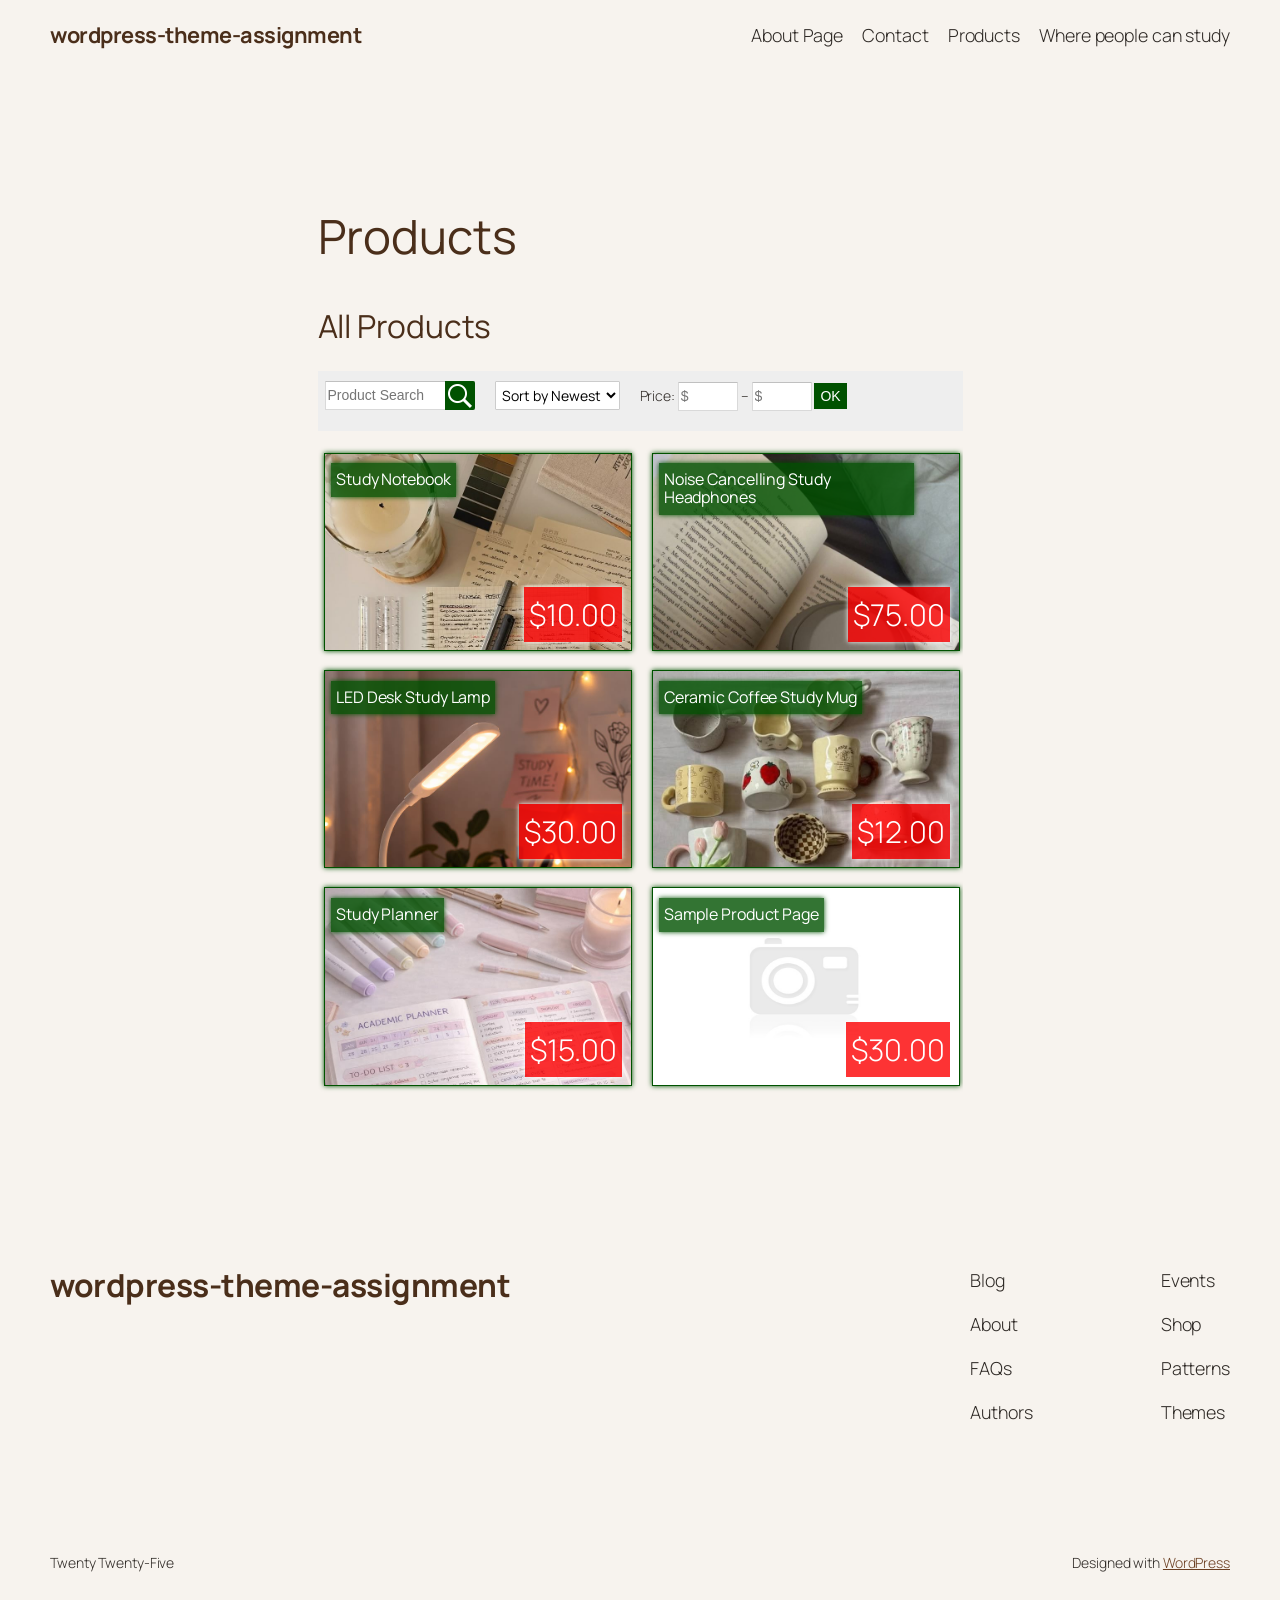
<file: products/index.html>
<!DOCTYPE html>
<html lang="en-CA">
<head>
	<meta charset="UTF-8" />
	<meta name="viewport" content="width=device-width, initial-scale=1" />
<meta name='robots' content='max-image-preview:large' />
<title>Products &#8211; wordpress-theme-assignment</title>
<link rel='dns-prefetch' href='//localhost' />
<link rel="alternate" type="application/rss+xml" title="wordpress-theme-assignment &raquo; Feed" href="/feed/" />
<link rel="alternate" type="application/rss+xml" title="wordpress-theme-assignment &raquo; Comments Feed" href="/comments/feed/" />
<link rel="alternate" title="oEmbed (JSON)" type="application/json+oembed" href="/wp-json/oembed/1.0/embed?url=http%3A%2F%2Flocalhost%3A8000%2Fproducts%2F" />
<link rel="alternate" title="oEmbed (XML)" type="text/xml+oembed" href="/wp-json/oembed/1.0/embed?url=http%3A%2F%2Flocalhost%3A8000%2Fproducts%2F&#038;format=xml" />
<script async src="https://www.googletagmanager.com/gtag/js?id=G-KFEBW7Q2V1"></script>
<script>
var tinyGtagJsOptions = {"ga4":"G-KFEBW7Q2V1"};
window.dataLayer || (dataLayer = []);
function gtag(){dataLayer.push(arguments);}
gtag('js', new Date());
gtag('config', "G-KFEBW7Q2V1");
</script>
<style id='wp-img-auto-sizes-contain-inline-css'>
img:is([sizes=auto i],[sizes^="auto," i]){contain-intrinsic-size:3000px 1500px}
/*# sourceURL=wp-img-auto-sizes-contain-inline-css */
</style>
<style id='wp-block-site-title-inline-css'>
.wp-block-site-title{box-sizing:border-box}.wp-block-site-title :where(a){color:inherit;font-family:inherit;font-size:inherit;font-style:inherit;font-weight:inherit;letter-spacing:inherit;line-height:inherit;text-decoration:inherit}
/*# sourceURL=/wp-includes/blocks/site-title/style.min.css */
</style>
<style id='wp-block-page-list-inline-css'>
.wp-block-navigation .wp-block-page-list{align-items:var(--navigation-layout-align,initial);background-color:inherit;display:flex;flex-direction:var(--navigation-layout-direction,initial);flex-wrap:var(--navigation-layout-wrap,wrap);justify-content:var(--navigation-layout-justify,initial)}.wp-block-navigation .wp-block-navigation-item{background-color:inherit}.wp-block-page-list{box-sizing:border-box}
/*# sourceURL=/wp-includes/blocks/page-list/style.min.css */
</style>
<style id='wp-block-navigation-inline-css'>
.wp-block-navigation{position:relative}.wp-block-navigation ul{margin-bottom:0;margin-left:0;margin-top:0;padding-left:0}.wp-block-navigation ul,.wp-block-navigation ul li{list-style:none;padding:0}.wp-block-navigation .wp-block-navigation-item{align-items:center;background-color:inherit;display:flex;position:relative}.wp-block-navigation .wp-block-navigation-item .wp-block-navigation__submenu-container:empty{display:none}.wp-block-navigation .wp-block-navigation-item__content{display:block;z-index:1}.wp-block-navigation .wp-block-navigation-item__content.wp-block-navigation-item__content{color:inherit}.wp-block-navigation.has-text-decoration-underline .wp-block-navigation-item__content,.wp-block-navigation.has-text-decoration-underline .wp-block-navigation-item__content:active,.wp-block-navigation.has-text-decoration-underline .wp-block-navigation-item__content:focus{text-decoration:underline}.wp-block-navigation.has-text-decoration-line-through .wp-block-navigation-item__content,.wp-block-navigation.has-text-decoration-line-through .wp-block-navigation-item__content:active,.wp-block-navigation.has-text-decoration-line-through .wp-block-navigation-item__content:focus{text-decoration:line-through}.wp-block-navigation :where(a),.wp-block-navigation :where(a:active),.wp-block-navigation :where(a:focus){text-decoration:none}.wp-block-navigation .wp-block-navigation__submenu-icon{align-self:center;background-color:inherit;border:none;color:currentColor;display:inline-block;font-size:inherit;height:.6em;line-height:0;margin-left:.25em;padding:0;width:.6em}.wp-block-navigation .wp-block-navigation__submenu-icon svg{display:inline-block;stroke:currentColor;height:inherit;margin-top:.075em;width:inherit}.wp-block-navigation{--navigation-layout-justification-setting:flex-start;--navigation-layout-direction:row;--navigation-layout-wrap:wrap;--navigation-layout-justify:flex-start;--navigation-layout-align:center}.wp-block-navigation.is-vertical{--navigation-layout-direction:column;--navigation-layout-justify:initial;--navigation-layout-align:flex-start}.wp-block-navigation.no-wrap{--navigation-layout-wrap:nowrap}.wp-block-navigation.items-justified-center{--navigation-layout-justification-setting:center;--navigation-layout-justify:center}.wp-block-navigation.items-justified-center.is-vertical{--navigation-layout-align:center}.wp-block-navigation.items-justified-right{--navigation-layout-justification-setting:flex-end;--navigation-layout-justify:flex-end}.wp-block-navigation.items-justified-right.is-vertical{--navigation-layout-align:flex-end}.wp-block-navigation.items-justified-space-between{--navigation-layout-justification-setting:space-between;--navigation-layout-justify:space-between}.wp-block-navigation .has-child .wp-block-navigation__submenu-container{align-items:normal;background-color:inherit;color:inherit;display:flex;flex-direction:column;opacity:0;position:absolute;z-index:2}@media not (prefers-reduced-motion){.wp-block-navigation .has-child .wp-block-navigation__submenu-container{transition:opacity .1s linear}}.wp-block-navigation .has-child .wp-block-navigation__submenu-container{height:0;overflow:hidden;visibility:hidden;width:0}.wp-block-navigation .has-child .wp-block-navigation__submenu-container>.wp-block-navigation-item>.wp-block-navigation-item__content{display:flex;flex-grow:1;padding:.5em 1em}.wp-block-navigation .has-child .wp-block-navigation__submenu-container>.wp-block-navigation-item>.wp-block-navigation-item__content .wp-block-navigation__submenu-icon{margin-left:auto;margin-right:0}.wp-block-navigation .has-child .wp-block-navigation__submenu-container .wp-block-navigation-item__content{margin:0}.wp-block-navigation .has-child .wp-block-navigation__submenu-container{left:-1px;top:100%}@media (min-width:782px){.wp-block-navigation .has-child .wp-block-navigation__submenu-container .wp-block-navigation__submenu-container{left:100%;top:-1px}.wp-block-navigation .has-child .wp-block-navigation__submenu-container .wp-block-navigation__submenu-container:before{background:#0000;content:"";display:block;height:100%;position:absolute;right:100%;width:.5em}.wp-block-navigation .has-child .wp-block-navigation__submenu-container .wp-block-navigation__submenu-icon{margin-right:.25em}.wp-block-navigation .has-child .wp-block-navigation__submenu-container .wp-block-navigation__submenu-icon svg{transform:rotate(-90deg)}}.wp-block-navigation .has-child .wp-block-navigation-submenu__toggle[aria-expanded=true]~.wp-block-navigation__submenu-container,.wp-block-navigation .has-child:not(.open-on-click):hover>.wp-block-navigation__submenu-container,.wp-block-navigation .has-child:not(.open-on-click):not(.open-on-hover-click):focus-within>.wp-block-navigation__submenu-container{height:auto;min-width:200px;opacity:1;overflow:visible;visibility:visible;width:auto}.wp-block-navigation.has-background .has-child .wp-block-navigation__submenu-container{left:0;top:100%}@media (min-width:782px){.wp-block-navigation.has-background .has-child .wp-block-navigation__submenu-container .wp-block-navigation__submenu-container{left:100%;top:0}}.wp-block-navigation-submenu{display:flex;position:relative}.wp-block-navigation-submenu .wp-block-navigation__submenu-icon svg{stroke:currentColor}button.wp-block-navigation-item__content{background-color:initial;border:none;color:currentColor;font-family:inherit;font-size:inherit;font-style:inherit;font-weight:inherit;letter-spacing:inherit;line-height:inherit;text-align:left;text-transform:inherit}.wp-block-navigation-submenu__toggle{cursor:pointer}.wp-block-navigation-submenu__toggle[aria-expanded=true]+.wp-block-navigation__submenu-icon>svg,.wp-block-navigation-submenu__toggle[aria-expanded=true]>svg{transform:rotate(180deg)}.wp-block-navigation-item.open-on-click .wp-block-navigation-submenu__toggle{padding-left:0;padding-right:.85em}.wp-block-navigation-item.open-on-click .wp-block-navigation-submenu__toggle+.wp-block-navigation__submenu-icon{margin-left:-.6em;pointer-events:none}.wp-block-navigation-item.open-on-click button.wp-block-navigation-item__content:not(.wp-block-navigation-submenu__toggle){padding:0}.wp-block-navigation .wp-block-page-list,.wp-block-navigation__container,.wp-block-navigation__responsive-close,.wp-block-navigation__responsive-container,.wp-block-navigation__responsive-container-content,.wp-block-navigation__responsive-dialog{gap:inherit}:where(.wp-block-navigation.has-background .wp-block-navigation-item a:not(.wp-element-button)),:where(.wp-block-navigation.has-background .wp-block-navigation-submenu a:not(.wp-element-button)){padding:.5em 1em}:where(.wp-block-navigation .wp-block-navigation__submenu-container .wp-block-navigation-item a:not(.wp-element-button)),:where(.wp-block-navigation .wp-block-navigation__submenu-container .wp-block-navigation-submenu a:not(.wp-element-button)),:where(.wp-block-navigation .wp-block-navigation__submenu-container .wp-block-navigation-submenu button.wp-block-navigation-item__content),:where(.wp-block-navigation .wp-block-navigation__submenu-container .wp-block-pages-list__item button.wp-block-navigation-item__content){padding:.5em 1em}.wp-block-navigation.items-justified-right .wp-block-navigation__container .has-child .wp-block-navigation__submenu-container,.wp-block-navigation.items-justified-right .wp-block-page-list>.has-child .wp-block-navigation__submenu-container,.wp-block-navigation.items-justified-space-between .wp-block-page-list>.has-child:last-child .wp-block-navigation__submenu-container,.wp-block-navigation.items-justified-space-between>.wp-block-navigation__container>.has-child:last-child .wp-block-navigation__submenu-container{left:auto;right:0}.wp-block-navigation.items-justified-right .wp-block-navigation__container .has-child .wp-block-navigation__submenu-container .wp-block-navigation__submenu-container,.wp-block-navigation.items-justified-right .wp-block-page-list>.has-child .wp-block-navigation__submenu-container .wp-block-navigation__submenu-container,.wp-block-navigation.items-justified-space-between .wp-block-page-list>.has-child:last-child .wp-block-navigation__submenu-container .wp-block-navigation__submenu-container,.wp-block-navigation.items-justified-space-between>.wp-block-navigation__container>.has-child:last-child .wp-block-navigation__submenu-container .wp-block-navigation__submenu-container{left:-1px;right:-1px}@media (min-width:782px){.wp-block-navigation.items-justified-right .wp-block-navigation__container .has-child .wp-block-navigation__submenu-container .wp-block-navigation__submenu-container,.wp-block-navigation.items-justified-right .wp-block-page-list>.has-child .wp-block-navigation__submenu-container .wp-block-navigation__submenu-container,.wp-block-navigation.items-justified-space-between .wp-block-page-list>.has-child:last-child .wp-block-navigation__submenu-container .wp-block-navigation__submenu-container,.wp-block-navigation.items-justified-space-between>.wp-block-navigation__container>.has-child:last-child .wp-block-navigation__submenu-container .wp-block-navigation__submenu-container{left:auto;right:100%}}.wp-block-navigation:not(.has-background) .wp-block-navigation__submenu-container{background-color:#fff;border:1px solid #00000026}.wp-block-navigation.has-background .wp-block-navigation__submenu-container{background-color:inherit}.wp-block-navigation:not(.has-text-color) .wp-block-navigation__submenu-container{color:#000}.wp-block-navigation__container{align-items:var(--navigation-layout-align,initial);display:flex;flex-direction:var(--navigation-layout-direction,initial);flex-wrap:var(--navigation-layout-wrap,wrap);justify-content:var(--navigation-layout-justify,initial);list-style:none;margin:0;padding-left:0}.wp-block-navigation__container .is-responsive{display:none}.wp-block-navigation__container:only-child,.wp-block-page-list:only-child{flex-grow:1}@keyframes overlay-menu__fade-in-animation{0%{opacity:0;transform:translateY(.5em)}to{opacity:1;transform:translateY(0)}}.wp-block-navigation__responsive-container{bottom:0;display:none;left:0;position:fixed;right:0;top:0}.wp-block-navigation__responsive-container :where(.wp-block-navigation-item a){color:inherit}.wp-block-navigation__responsive-container .wp-block-navigation__responsive-container-content{align-items:var(--navigation-layout-align,initial);display:flex;flex-direction:var(--navigation-layout-direction,initial);flex-wrap:var(--navigation-layout-wrap,wrap);justify-content:var(--navigation-layout-justify,initial)}.wp-block-navigation__responsive-container:not(.is-menu-open.is-menu-open){background-color:inherit!important;color:inherit!important}.wp-block-navigation__responsive-container.is-menu-open{background-color:inherit;display:flex;flex-direction:column}@media not (prefers-reduced-motion){.wp-block-navigation__responsive-container.is-menu-open{animation:overlay-menu__fade-in-animation .1s ease-out;animation-fill-mode:forwards}}.wp-block-navigation__responsive-container.is-menu-open{overflow:auto;padding:clamp(1rem,var(--wp--style--root--padding-top),20rem) clamp(1rem,var(--wp--style--root--padding-right),20rem) clamp(1rem,var(--wp--style--root--padding-bottom),20rem) clamp(1rem,var(--wp--style--root--padding-left),20rem);z-index:100000}.wp-block-navigation__responsive-container.is-menu-open .wp-block-navigation__responsive-container-content{align-items:var(--navigation-layout-justification-setting,inherit);display:flex;flex-direction:column;flex-wrap:nowrap;overflow:visible;padding-top:calc(2rem + 24px)}.wp-block-navigation__responsive-container.is-menu-open .wp-block-navigation__responsive-container-content,.wp-block-navigation__responsive-container.is-menu-open .wp-block-navigation__responsive-container-content .wp-block-navigation__container,.wp-block-navigation__responsive-container.is-menu-open .wp-block-navigation__responsive-container-content .wp-block-page-list{justify-content:flex-start}.wp-block-navigation__responsive-container.is-menu-open .wp-block-navigation__responsive-container-content .wp-block-navigation__submenu-icon{display:none}.wp-block-navigation__responsive-container.is-menu-open .wp-block-navigation__responsive-container-content .has-child .wp-block-navigation__submenu-container{border:none;height:auto;min-width:200px;opacity:1;overflow:initial;padding-left:2rem;padding-right:2rem;position:static;visibility:visible;width:auto}.wp-block-navigation__responsive-container.is-menu-open .wp-block-navigation__responsive-container-content .wp-block-navigation__container,.wp-block-navigation__responsive-container.is-menu-open .wp-block-navigation__responsive-container-content .wp-block-navigation__submenu-container{gap:inherit}.wp-block-navigation__responsive-container.is-menu-open .wp-block-navigation__responsive-container-content .wp-block-navigation__submenu-container{padding-top:var(--wp--style--block-gap,2em)}.wp-block-navigation__responsive-container.is-menu-open .wp-block-navigation__responsive-container-content .wp-block-navigation-item__content{padding:0}.wp-block-navigation__responsive-container.is-menu-open .wp-block-navigation__responsive-container-content .wp-block-navigation-item,.wp-block-navigation__responsive-container.is-menu-open .wp-block-navigation__responsive-container-content .wp-block-navigation__container,.wp-block-navigation__responsive-container.is-menu-open .wp-block-navigation__responsive-container-content .wp-block-page-list{align-items:var(--navigation-layout-justification-setting,initial);display:flex;flex-direction:column}.wp-block-navigation__responsive-container.is-menu-open .wp-block-navigation-item,.wp-block-navigation__responsive-container.is-menu-open .wp-block-navigation-item .wp-block-navigation__submenu-container,.wp-block-navigation__responsive-container.is-menu-open .wp-block-navigation__container,.wp-block-navigation__responsive-container.is-menu-open .wp-block-page-list{background:#0000!important;color:inherit!important}.wp-block-navigation__responsive-container.is-menu-open .wp-block-navigation__submenu-container.wp-block-navigation__submenu-container.wp-block-navigation__submenu-container.wp-block-navigation__submenu-container{left:auto;right:auto}@media (min-width:600px){.wp-block-navigation__responsive-container:not(.hidden-by-default):not(.is-menu-open){background-color:inherit;display:block;position:relative;width:100%;z-index:auto}.wp-block-navigation__responsive-container:not(.hidden-by-default):not(.is-menu-open) .wp-block-navigation__responsive-container-close{display:none}.wp-block-navigation__responsive-container.is-menu-open .wp-block-navigation__submenu-container.wp-block-navigation__submenu-container.wp-block-navigation__submenu-container.wp-block-navigation__submenu-container{left:0}}.wp-block-navigation:not(.has-background) .wp-block-navigation__responsive-container.is-menu-open{background-color:#fff}.wp-block-navigation:not(.has-text-color) .wp-block-navigation__responsive-container.is-menu-open{color:#000}.wp-block-navigation__toggle_button_label{font-size:1rem;font-weight:700}.wp-block-navigation__responsive-container-close,.wp-block-navigation__responsive-container-open{background:#0000;border:none;color:currentColor;cursor:pointer;margin:0;padding:0;text-transform:inherit;vertical-align:middle}.wp-block-navigation__responsive-container-close svg,.wp-block-navigation__responsive-container-open svg{fill:currentColor;display:block;height:24px;pointer-events:none;width:24px}.wp-block-navigation__responsive-container-open{display:flex}.wp-block-navigation__responsive-container-open.wp-block-navigation__responsive-container-open.wp-block-navigation__responsive-container-open{font-family:inherit;font-size:inherit;font-weight:inherit}@media (min-width:600px){.wp-block-navigation__responsive-container-open:not(.always-shown){display:none}}.wp-block-navigation__responsive-container-close{position:absolute;right:0;top:0;z-index:2}.wp-block-navigation__responsive-container-close.wp-block-navigation__responsive-container-close.wp-block-navigation__responsive-container-close{font-family:inherit;font-size:inherit;font-weight:inherit}.wp-block-navigation__responsive-close{width:100%}.has-modal-open .wp-block-navigation__responsive-close{margin-left:auto;margin-right:auto;max-width:var(--wp--style--global--wide-size,100%)}.wp-block-navigation__responsive-close:focus{outline:none}.is-menu-open .wp-block-navigation__responsive-close,.is-menu-open .wp-block-navigation__responsive-container-content,.is-menu-open .wp-block-navigation__responsive-dialog{box-sizing:border-box}.wp-block-navigation__responsive-dialog{position:relative}.has-modal-open .admin-bar .is-menu-open .wp-block-navigation__responsive-dialog{margin-top:46px}@media (min-width:782px){.has-modal-open .admin-bar .is-menu-open .wp-block-navigation__responsive-dialog{margin-top:32px}}html.has-modal-open{overflow:hidden}
/*# sourceURL=/wp-includes/blocks/navigation/style.min.css */
</style>
<style id='wp-block-group-inline-css'>
.wp-block-group{box-sizing:border-box}:where(.wp-block-group.wp-block-group-is-layout-constrained){position:relative}
/*# sourceURL=/wp-includes/blocks/group/style.min.css */
</style>
<style id='wp-block-post-title-inline-css'>
.wp-block-post-title{box-sizing:border-box;word-break:break-word}.wp-block-post-title :where(a){display:inline-block;font-family:inherit;font-size:inherit;font-style:inherit;font-weight:inherit;letter-spacing:inherit;line-height:inherit;text-decoration:inherit}
/*# sourceURL=/wp-includes/blocks/post-title/style.min.css */
</style>
<link rel='stylesheet' id='dashicons-css' href='/wp-includes/css/dashicons.min.css?ver=6.9.4' media='all' />
<link rel='stylesheet' id='al_product_styles-css' href='/wp-content/plugins/ecommerce-product-catalog/css/al_product.min.css?timestamp=1773449372&#038;ver=6.9.4' media='all' />
<style id='wp-block-post-content-inline-css'>
.wp-block-post-content{display:flow-root}
/*# sourceURL=/wp-includes/blocks/post-content/style.min.css */
</style>
<style id='wp-block-spacer-inline-css'>
.wp-block-spacer{clear:both}
/*# sourceURL=/wp-includes/blocks/spacer/style.min.css */
</style>
<style id='wp-block-columns-inline-css'>
.wp-block-columns{box-sizing:border-box;display:flex;flex-wrap:wrap!important}@media (min-width:782px){.wp-block-columns{flex-wrap:nowrap!important}}.wp-block-columns{align-items:normal!important}.wp-block-columns.are-vertically-aligned-top{align-items:flex-start}.wp-block-columns.are-vertically-aligned-center{align-items:center}.wp-block-columns.are-vertically-aligned-bottom{align-items:flex-end}@media (max-width:781px){.wp-block-columns:not(.is-not-stacked-on-mobile)>.wp-block-column{flex-basis:100%!important}}@media (min-width:782px){.wp-block-columns:not(.is-not-stacked-on-mobile)>.wp-block-column{flex-basis:0;flex-grow:1}.wp-block-columns:not(.is-not-stacked-on-mobile)>.wp-block-column[style*=flex-basis]{flex-grow:0}}.wp-block-columns.is-not-stacked-on-mobile{flex-wrap:nowrap!important}.wp-block-columns.is-not-stacked-on-mobile>.wp-block-column{flex-basis:0;flex-grow:1}.wp-block-columns.is-not-stacked-on-mobile>.wp-block-column[style*=flex-basis]{flex-grow:0}:where(.wp-block-columns){margin-bottom:1.75em}:where(.wp-block-columns.has-background){padding:1.25em 2.375em}.wp-block-column{flex-grow:1;min-width:0;overflow-wrap:break-word;word-break:break-word}.wp-block-column.is-vertically-aligned-top{align-self:flex-start}.wp-block-column.is-vertically-aligned-center{align-self:center}.wp-block-column.is-vertically-aligned-bottom{align-self:flex-end}.wp-block-column.is-vertically-aligned-stretch{align-self:stretch}.wp-block-column.is-vertically-aligned-bottom,.wp-block-column.is-vertically-aligned-center,.wp-block-column.is-vertically-aligned-top{width:100%}
/*# sourceURL=/wp-includes/blocks/columns/style.min.css */
</style>
<style id='wp-block-navigation-link-inline-css'>
.wp-block-navigation .wp-block-navigation-item__label{overflow-wrap:break-word}.wp-block-navigation .wp-block-navigation-item__description{display:none}.link-ui-tools{outline:1px solid #f0f0f0;padding:8px}.link-ui-block-inserter{padding-top:8px}.link-ui-block-inserter__back{margin-left:8px;text-transform:uppercase}
/*# sourceURL=/wp-includes/blocks/navigation-link/style.min.css */
</style>
<style id='wp-block-paragraph-inline-css'>
.is-small-text{font-size:.875em}.is-regular-text{font-size:1em}.is-large-text{font-size:2.25em}.is-larger-text{font-size:3em}.has-drop-cap:not(:focus):first-letter{float:left;font-size:8.4em;font-style:normal;font-weight:100;line-height:.68;margin:.05em .1em 0 0;text-transform:uppercase}body.rtl .has-drop-cap:not(:focus):first-letter{float:none;margin-left:.1em}p.has-drop-cap.has-background{overflow:hidden}:root :where(p.has-background){padding:1.25em 2.375em}:where(p.has-text-color:not(.has-link-color)) a{color:inherit}p.has-text-align-left[style*="writing-mode:vertical-lr"],p.has-text-align-right[style*="writing-mode:vertical-rl"]{rotate:180deg}
/*# sourceURL=/wp-includes/blocks/paragraph/style.min.css */
</style>
<style id='wp-emoji-styles-inline-css'>

	img.wp-smiley, img.emoji {
		display: inline !important;
		border: none !important;
		box-shadow: none !important;
		height: 1em !important;
		width: 1em !important;
		margin: 0 0.07em !important;
		vertical-align: -0.1em !important;
		background: none !important;
		padding: 0 !important;
	}
/*# sourceURL=wp-emoji-styles-inline-css */
</style>
<style id='wp-block-library-inline-css'>
:root{--wp-block-synced-color:#7a00df;--wp-block-synced-color--rgb:122,0,223;--wp-bound-block-color:var(--wp-block-synced-color);--wp-editor-canvas-background:#ddd;--wp-admin-theme-color:#007cba;--wp-admin-theme-color--rgb:0,124,186;--wp-admin-theme-color-darker-10:#006ba1;--wp-admin-theme-color-darker-10--rgb:0,107,160.5;--wp-admin-theme-color-darker-20:#005a87;--wp-admin-theme-color-darker-20--rgb:0,90,135;--wp-admin-border-width-focus:2px}@media (min-resolution:192dpi){:root{--wp-admin-border-width-focus:1.5px}}.wp-element-button{cursor:pointer}:root .has-very-light-gray-background-color{background-color:#eee}:root .has-very-dark-gray-background-color{background-color:#313131}:root .has-very-light-gray-color{color:#eee}:root .has-very-dark-gray-color{color:#313131}:root .has-vivid-green-cyan-to-vivid-cyan-blue-gradient-background{background:linear-gradient(135deg,#00d084,#0693e3)}:root .has-purple-crush-gradient-background{background:linear-gradient(135deg,#34e2e4,#4721fb 50%,#ab1dfe)}:root .has-hazy-dawn-gradient-background{background:linear-gradient(135deg,#faaca8,#dad0ec)}:root .has-subdued-olive-gradient-background{background:linear-gradient(135deg,#fafae1,#67a671)}:root .has-atomic-cream-gradient-background{background:linear-gradient(135deg,#fdd79a,#004a59)}:root .has-nightshade-gradient-background{background:linear-gradient(135deg,#330968,#31cdcf)}:root .has-midnight-gradient-background{background:linear-gradient(135deg,#020381,#2874fc)}:root{--wp--preset--font-size--normal:16px;--wp--preset--font-size--huge:42px}.has-regular-font-size{font-size:1em}.has-larger-font-size{font-size:2.625em}.has-normal-font-size{font-size:var(--wp--preset--font-size--normal)}.has-huge-font-size{font-size:var(--wp--preset--font-size--huge)}.has-text-align-center{text-align:center}.has-text-align-left{text-align:left}.has-text-align-right{text-align:right}.has-fit-text{white-space:nowrap!important}#end-resizable-editor-section{display:none}.aligncenter{clear:both}.items-justified-left{justify-content:flex-start}.items-justified-center{justify-content:center}.items-justified-right{justify-content:flex-end}.items-justified-space-between{justify-content:space-between}.screen-reader-text{border:0;clip-path:inset(50%);height:1px;margin:-1px;overflow:hidden;padding:0;position:absolute;width:1px;word-wrap:normal!important}.screen-reader-text:focus{background-color:#ddd;clip-path:none;color:#444;display:block;font-size:1em;height:auto;left:5px;line-height:normal;padding:15px 23px 14px;text-decoration:none;top:5px;width:auto;z-index:100000}html :where(.has-border-color){border-style:solid}html :where([style*=border-top-color]){border-top-style:solid}html :where([style*=border-right-color]){border-right-style:solid}html :where([style*=border-bottom-color]){border-bottom-style:solid}html :where([style*=border-left-color]){border-left-style:solid}html :where([style*=border-width]){border-style:solid}html :where([style*=border-top-width]){border-top-style:solid}html :where([style*=border-right-width]){border-right-style:solid}html :where([style*=border-bottom-width]){border-bottom-style:solid}html :where([style*=border-left-width]){border-left-style:solid}html :where(img[class*=wp-image-]){height:auto;max-width:100%}:where(figure){margin:0 0 1em}html :where(.is-position-sticky){--wp-admin--admin-bar--position-offset:var(--wp-admin--admin-bar--height,0px)}@media screen and (max-width:600px){html :where(.is-position-sticky){--wp-admin--admin-bar--position-offset:0px}}
/*# sourceURL=/wp-includes/css/dist/block-library/common.min.css */
</style>
<link rel='stylesheet' id='ic_blocks-css' href='/wp-content/plugins/ecommerce-product-catalog/includes/blocks/ic-blocks.min.css?timestamp=1773449372&#038;ver=6.9.4' media='all' />
<style id='global-styles-inline-css'>
:root{--wp--preset--aspect-ratio--square: 1;--wp--preset--aspect-ratio--4-3: 4/3;--wp--preset--aspect-ratio--3-4: 3/4;--wp--preset--aspect-ratio--3-2: 3/2;--wp--preset--aspect-ratio--2-3: 2/3;--wp--preset--aspect-ratio--16-9: 16/9;--wp--preset--aspect-ratio--9-16: 9/16;--wp--preset--color--black: #000000;--wp--preset--color--cyan-bluish-gray: #abb8c3;--wp--preset--color--white: #ffffff;--wp--preset--color--pale-pink: #f78da7;--wp--preset--color--vivid-red: #cf2e2e;--wp--preset--color--luminous-vivid-orange: #ff6900;--wp--preset--color--luminous-vivid-amber: #fcb900;--wp--preset--color--light-green-cyan: #7bdcb5;--wp--preset--color--vivid-green-cyan: #00d084;--wp--preset--color--pale-cyan-blue: #8ed1fc;--wp--preset--color--vivid-cyan-blue: #0693e3;--wp--preset--color--vivid-purple: #9b51e0;--wp--preset--color--base: #FFFFFF;--wp--preset--color--contrast: #111111;--wp--preset--color--accent-1: #FFEE58;--wp--preset--color--accent-2: #F6CFF4;--wp--preset--color--accent-3: #503AA8;--wp--preset--color--accent-4: #686868;--wp--preset--color--accent-5: #FBFAF3;--wp--preset--color--accent-6: color-mix(in srgb, currentColor 20%, transparent);--wp--preset--gradient--vivid-cyan-blue-to-vivid-purple: linear-gradient(135deg,rgb(6,147,227) 0%,rgb(155,81,224) 100%);--wp--preset--gradient--light-green-cyan-to-vivid-green-cyan: linear-gradient(135deg,rgb(122,220,180) 0%,rgb(0,208,130) 100%);--wp--preset--gradient--luminous-vivid-amber-to-luminous-vivid-orange: linear-gradient(135deg,rgb(252,185,0) 0%,rgb(255,105,0) 100%);--wp--preset--gradient--luminous-vivid-orange-to-vivid-red: linear-gradient(135deg,rgb(255,105,0) 0%,rgb(207,46,46) 100%);--wp--preset--gradient--very-light-gray-to-cyan-bluish-gray: linear-gradient(135deg,rgb(238,238,238) 0%,rgb(169,184,195) 100%);--wp--preset--gradient--cool-to-warm-spectrum: linear-gradient(135deg,rgb(74,234,220) 0%,rgb(151,120,209) 20%,rgb(207,42,186) 40%,rgb(238,44,130) 60%,rgb(251,105,98) 80%,rgb(254,248,76) 100%);--wp--preset--gradient--blush-light-purple: linear-gradient(135deg,rgb(255,206,236) 0%,rgb(152,150,240) 100%);--wp--preset--gradient--blush-bordeaux: linear-gradient(135deg,rgb(254,205,165) 0%,rgb(254,45,45) 50%,rgb(107,0,62) 100%);--wp--preset--gradient--luminous-dusk: linear-gradient(135deg,rgb(255,203,112) 0%,rgb(199,81,192) 50%,rgb(65,88,208) 100%);--wp--preset--gradient--pale-ocean: linear-gradient(135deg,rgb(255,245,203) 0%,rgb(182,227,212) 50%,rgb(51,167,181) 100%);--wp--preset--gradient--electric-grass: linear-gradient(135deg,rgb(202,248,128) 0%,rgb(113,206,126) 100%);--wp--preset--gradient--midnight: linear-gradient(135deg,rgb(2,3,129) 0%,rgb(40,116,252) 100%);--wp--preset--font-size--small: 0.875rem;--wp--preset--font-size--medium: clamp(1rem, 1rem + ((1vw - 0.2rem) * 0.196), 1.125rem);--wp--preset--font-size--large: clamp(1.125rem, 1.125rem + ((1vw - 0.2rem) * 0.392), 1.375rem);--wp--preset--font-size--x-large: clamp(1.75rem, 1.75rem + ((1vw - 0.2rem) * 0.392), 2rem);--wp--preset--font-size--xx-large: clamp(2.15rem, 2.15rem + ((1vw - 0.2rem) * 1.333), 3rem);--wp--preset--font-family--manrope: Manrope, sans-serif;--wp--preset--font-family--fira-code: "Fira Code", monospace;--wp--preset--spacing--20: 10px;--wp--preset--spacing--30: 20px;--wp--preset--spacing--40: 30px;--wp--preset--spacing--50: clamp(30px, 5vw, 50px);--wp--preset--spacing--60: clamp(30px, 7vw, 70px);--wp--preset--spacing--70: clamp(50px, 7vw, 90px);--wp--preset--spacing--80: clamp(70px, 10vw, 140px);--wp--preset--shadow--natural: 6px 6px 9px rgba(0, 0, 0, 0.2);--wp--preset--shadow--deep: 12px 12px 50px rgba(0, 0, 0, 0.4);--wp--preset--shadow--sharp: 6px 6px 0px rgba(0, 0, 0, 0.2);--wp--preset--shadow--outlined: 6px 6px 0px -3px rgb(255, 255, 255), 6px 6px rgb(0, 0, 0);--wp--preset--shadow--crisp: 6px 6px 0px rgb(0, 0, 0);}:root { --wp--style--global--content-size: 645px;--wp--style--global--wide-size: 1340px; }:where(body) { margin: 0; }.wp-site-blocks { padding-top: var(--wp--style--root--padding-top); padding-bottom: var(--wp--style--root--padding-bottom); }.has-global-padding { padding-right: var(--wp--style--root--padding-right); padding-left: var(--wp--style--root--padding-left); }.has-global-padding > .alignfull { margin-right: calc(var(--wp--style--root--padding-right) * -1); margin-left: calc(var(--wp--style--root--padding-left) * -1); }.has-global-padding :where(:not(.alignfull.is-layout-flow) > .has-global-padding:not(.wp-block-block, .alignfull)) { padding-right: 0; padding-left: 0; }.has-global-padding :where(:not(.alignfull.is-layout-flow) > .has-global-padding:not(.wp-block-block, .alignfull)) > .alignfull { margin-left: 0; margin-right: 0; }.wp-site-blocks > .alignleft { float: left; margin-right: 2em; }.wp-site-blocks > .alignright { float: right; margin-left: 2em; }.wp-site-blocks > .aligncenter { justify-content: center; margin-left: auto; margin-right: auto; }:where(.wp-site-blocks) > * { margin-block-start: 1.2rem; margin-block-end: 0; }:where(.wp-site-blocks) > :first-child { margin-block-start: 0; }:where(.wp-site-blocks) > :last-child { margin-block-end: 0; }:root { --wp--style--block-gap: 1.2rem; }:root :where(.is-layout-flow) > :first-child{margin-block-start: 0;}:root :where(.is-layout-flow) > :last-child{margin-block-end: 0;}:root :where(.is-layout-flow) > *{margin-block-start: 1.2rem;margin-block-end: 0;}:root :where(.is-layout-constrained) > :first-child{margin-block-start: 0;}:root :where(.is-layout-constrained) > :last-child{margin-block-end: 0;}:root :where(.is-layout-constrained) > *{margin-block-start: 1.2rem;margin-block-end: 0;}:root :where(.is-layout-flex){gap: 1.2rem;}:root :where(.is-layout-grid){gap: 1.2rem;}.is-layout-flow > .alignleft{float: left;margin-inline-start: 0;margin-inline-end: 2em;}.is-layout-flow > .alignright{float: right;margin-inline-start: 2em;margin-inline-end: 0;}.is-layout-flow > .aligncenter{margin-left: auto !important;margin-right: auto !important;}.is-layout-constrained > .alignleft{float: left;margin-inline-start: 0;margin-inline-end: 2em;}.is-layout-constrained > .alignright{float: right;margin-inline-start: 2em;margin-inline-end: 0;}.is-layout-constrained > .aligncenter{margin-left: auto !important;margin-right: auto !important;}.is-layout-constrained > :where(:not(.alignleft):not(.alignright):not(.alignfull)){max-width: var(--wp--style--global--content-size);margin-left: auto !important;margin-right: auto !important;}.is-layout-constrained > .alignwide{max-width: var(--wp--style--global--wide-size);}body .is-layout-flex{display: flex;}.is-layout-flex{flex-wrap: wrap;align-items: center;}.is-layout-flex > :is(*, div){margin: 0;}body .is-layout-grid{display: grid;}.is-layout-grid > :is(*, div){margin: 0;}body{background-color: var(--wp--preset--color--base);color: var(--wp--preset--color--contrast);font-family: var(--wp--preset--font-family--manrope);font-size: var(--wp--preset--font-size--large);font-weight: 300;letter-spacing: -0.1px;line-height: 1.4;--wp--style--root--padding-top: 0px;--wp--style--root--padding-right: var(--wp--preset--spacing--50);--wp--style--root--padding-bottom: 0px;--wp--style--root--padding-left: var(--wp--preset--spacing--50);}a:where(:not(.wp-element-button)){color: currentColor;text-decoration: underline;}:root :where(a:where(:not(.wp-element-button)):hover){text-decoration: none;}h1, h2, h3, h4, h5, h6{font-weight: 400;letter-spacing: -0.1px;line-height: 1.125;}h1{font-size: var(--wp--preset--font-size--xx-large);}h2{font-size: var(--wp--preset--font-size--x-large);}h3{font-size: var(--wp--preset--font-size--large);}h4{font-size: var(--wp--preset--font-size--medium);}h5{font-size: var(--wp--preset--font-size--small);letter-spacing: 0.5px;}h6{font-size: var(--wp--preset--font-size--small);font-weight: 700;letter-spacing: 1.4px;text-transform: uppercase;}:root :where(.wp-element-button, .wp-block-button__link){background-color: var(--wp--preset--color--contrast);border-width: 0;color: var(--wp--preset--color--base);font-family: inherit;font-size: var(--wp--preset--font-size--medium);font-style: inherit;font-weight: inherit;letter-spacing: inherit;line-height: inherit;padding-top: 1rem;padding-right: 2.25rem;padding-bottom: 1rem;padding-left: 2.25rem;text-decoration: none;text-transform: inherit;}:root :where(.wp-element-button:hover, .wp-block-button__link:hover){background-color: color-mix(in srgb, var(--wp--preset--color--contrast) 85%, transparent);border-color: transparent;color: var(--wp--preset--color--base);}:root :where(.wp-element-button:focus, .wp-block-button__link:focus){outline-color: var(--wp--preset--color--accent-4);outline-offset: 2px;}:root :where(.wp-element-caption, .wp-block-audio figcaption, .wp-block-embed figcaption, .wp-block-gallery figcaption, .wp-block-image figcaption, .wp-block-table figcaption, .wp-block-video figcaption){font-size: var(--wp--preset--font-size--small);line-height: 1.4;}.has-black-color{color: var(--wp--preset--color--black) !important;}.has-cyan-bluish-gray-color{color: var(--wp--preset--color--cyan-bluish-gray) !important;}.has-white-color{color: var(--wp--preset--color--white) !important;}.has-pale-pink-color{color: var(--wp--preset--color--pale-pink) !important;}.has-vivid-red-color{color: var(--wp--preset--color--vivid-red) !important;}.has-luminous-vivid-orange-color{color: var(--wp--preset--color--luminous-vivid-orange) !important;}.has-luminous-vivid-amber-color{color: var(--wp--preset--color--luminous-vivid-amber) !important;}.has-light-green-cyan-color{color: var(--wp--preset--color--light-green-cyan) !important;}.has-vivid-green-cyan-color{color: var(--wp--preset--color--vivid-green-cyan) !important;}.has-pale-cyan-blue-color{color: var(--wp--preset--color--pale-cyan-blue) !important;}.has-vivid-cyan-blue-color{color: var(--wp--preset--color--vivid-cyan-blue) !important;}.has-vivid-purple-color{color: var(--wp--preset--color--vivid-purple) !important;}.has-base-color{color: var(--wp--preset--color--base) !important;}.has-contrast-color{color: var(--wp--preset--color--contrast) !important;}.has-accent-1-color{color: var(--wp--preset--color--accent-1) !important;}.has-accent-2-color{color: var(--wp--preset--color--accent-2) !important;}.has-accent-3-color{color: var(--wp--preset--color--accent-3) !important;}.has-accent-4-color{color: var(--wp--preset--color--accent-4) !important;}.has-accent-5-color{color: var(--wp--preset--color--accent-5) !important;}.has-accent-6-color{color: var(--wp--preset--color--accent-6) !important;}.has-black-background-color{background-color: var(--wp--preset--color--black) !important;}.has-cyan-bluish-gray-background-color{background-color: var(--wp--preset--color--cyan-bluish-gray) !important;}.has-white-background-color{background-color: var(--wp--preset--color--white) !important;}.has-pale-pink-background-color{background-color: var(--wp--preset--color--pale-pink) !important;}.has-vivid-red-background-color{background-color: var(--wp--preset--color--vivid-red) !important;}.has-luminous-vivid-orange-background-color{background-color: var(--wp--preset--color--luminous-vivid-orange) !important;}.has-luminous-vivid-amber-background-color{background-color: var(--wp--preset--color--luminous-vivid-amber) !important;}.has-light-green-cyan-background-color{background-color: var(--wp--preset--color--light-green-cyan) !important;}.has-vivid-green-cyan-background-color{background-color: var(--wp--preset--color--vivid-green-cyan) !important;}.has-pale-cyan-blue-background-color{background-color: var(--wp--preset--color--pale-cyan-blue) !important;}.has-vivid-cyan-blue-background-color{background-color: var(--wp--preset--color--vivid-cyan-blue) !important;}.has-vivid-purple-background-color{background-color: var(--wp--preset--color--vivid-purple) !important;}.has-base-background-color{background-color: var(--wp--preset--color--base) !important;}.has-contrast-background-color{background-color: var(--wp--preset--color--contrast) !important;}.has-accent-1-background-color{background-color: var(--wp--preset--color--accent-1) !important;}.has-accent-2-background-color{background-color: var(--wp--preset--color--accent-2) !important;}.has-accent-3-background-color{background-color: var(--wp--preset--color--accent-3) !important;}.has-accent-4-background-color{background-color: var(--wp--preset--color--accent-4) !important;}.has-accent-5-background-color{background-color: var(--wp--preset--color--accent-5) !important;}.has-accent-6-background-color{background-color: var(--wp--preset--color--accent-6) !important;}.has-black-border-color{border-color: var(--wp--preset--color--black) !important;}.has-cyan-bluish-gray-border-color{border-color: var(--wp--preset--color--cyan-bluish-gray) !important;}.has-white-border-color{border-color: var(--wp--preset--color--white) !important;}.has-pale-pink-border-color{border-color: var(--wp--preset--color--pale-pink) !important;}.has-vivid-red-border-color{border-color: var(--wp--preset--color--vivid-red) !important;}.has-luminous-vivid-orange-border-color{border-color: var(--wp--preset--color--luminous-vivid-orange) !important;}.has-luminous-vivid-amber-border-color{border-color: var(--wp--preset--color--luminous-vivid-amber) !important;}.has-light-green-cyan-border-color{border-color: var(--wp--preset--color--light-green-cyan) !important;}.has-vivid-green-cyan-border-color{border-color: var(--wp--preset--color--vivid-green-cyan) !important;}.has-pale-cyan-blue-border-color{border-color: var(--wp--preset--color--pale-cyan-blue) !important;}.has-vivid-cyan-blue-border-color{border-color: var(--wp--preset--color--vivid-cyan-blue) !important;}.has-vivid-purple-border-color{border-color: var(--wp--preset--color--vivid-purple) !important;}.has-base-border-color{border-color: var(--wp--preset--color--base) !important;}.has-contrast-border-color{border-color: var(--wp--preset--color--contrast) !important;}.has-accent-1-border-color{border-color: var(--wp--preset--color--accent-1) !important;}.has-accent-2-border-color{border-color: var(--wp--preset--color--accent-2) !important;}.has-accent-3-border-color{border-color: var(--wp--preset--color--accent-3) !important;}.has-accent-4-border-color{border-color: var(--wp--preset--color--accent-4) !important;}.has-accent-5-border-color{border-color: var(--wp--preset--color--accent-5) !important;}.has-accent-6-border-color{border-color: var(--wp--preset--color--accent-6) !important;}.has-vivid-cyan-blue-to-vivid-purple-gradient-background{background: var(--wp--preset--gradient--vivid-cyan-blue-to-vivid-purple) !important;}.has-light-green-cyan-to-vivid-green-cyan-gradient-background{background: var(--wp--preset--gradient--light-green-cyan-to-vivid-green-cyan) !important;}.has-luminous-vivid-amber-to-luminous-vivid-orange-gradient-background{background: var(--wp--preset--gradient--luminous-vivid-amber-to-luminous-vivid-orange) !important;}.has-luminous-vivid-orange-to-vivid-red-gradient-background{background: var(--wp--preset--gradient--luminous-vivid-orange-to-vivid-red) !important;}.has-very-light-gray-to-cyan-bluish-gray-gradient-background{background: var(--wp--preset--gradient--very-light-gray-to-cyan-bluish-gray) !important;}.has-cool-to-warm-spectrum-gradient-background{background: var(--wp--preset--gradient--cool-to-warm-spectrum) !important;}.has-blush-light-purple-gradient-background{background: var(--wp--preset--gradient--blush-light-purple) !important;}.has-blush-bordeaux-gradient-background{background: var(--wp--preset--gradient--blush-bordeaux) !important;}.has-luminous-dusk-gradient-background{background: var(--wp--preset--gradient--luminous-dusk) !important;}.has-pale-ocean-gradient-background{background: var(--wp--preset--gradient--pale-ocean) !important;}.has-electric-grass-gradient-background{background: var(--wp--preset--gradient--electric-grass) !important;}.has-midnight-gradient-background{background: var(--wp--preset--gradient--midnight) !important;}.has-small-font-size{font-size: var(--wp--preset--font-size--small) !important;}.has-medium-font-size{font-size: var(--wp--preset--font-size--medium) !important;}.has-large-font-size{font-size: var(--wp--preset--font-size--large) !important;}.has-x-large-font-size{font-size: var(--wp--preset--font-size--x-large) !important;}.has-xx-large-font-size{font-size: var(--wp--preset--font-size--xx-large) !important;}.has-manrope-font-family{font-family: var(--wp--preset--font-family--manrope) !important;}.has-fira-code-font-family{font-family: var(--wp--preset--font-family--fira-code) !important;}
:root :where(.wp-block-columns-is-layout-flow) > :first-child{margin-block-start: 0;}:root :where(.wp-block-columns-is-layout-flow) > :last-child{margin-block-end: 0;}:root :where(.wp-block-columns-is-layout-flow) > *{margin-block-start: var(--wp--preset--spacing--50);margin-block-end: 0;}:root :where(.wp-block-columns-is-layout-constrained) > :first-child{margin-block-start: 0;}:root :where(.wp-block-columns-is-layout-constrained) > :last-child{margin-block-end: 0;}:root :where(.wp-block-columns-is-layout-constrained) > *{margin-block-start: var(--wp--preset--spacing--50);margin-block-end: 0;}:root :where(.wp-block-columns-is-layout-flex){gap: var(--wp--preset--spacing--50);}:root :where(.wp-block-columns-is-layout-grid){gap: var(--wp--preset--spacing--50);}
:root :where(.wp-block-post-title a:where(:not(.wp-element-button))){text-decoration: none;}
:root :where(.wp-block-post-title a:where(:not(.wp-element-button)):hover){text-decoration: underline;}
:root :where(.wp-block-site-title){font-weight: 700;letter-spacing: -.5px;}
:root :where(.wp-block-site-title a:where(:not(.wp-element-button))){text-decoration: none;}
:root :where(.wp-block-site-title a:where(:not(.wp-element-button)):hover){text-decoration: underline;}
:root :where(.wp-block-navigation){font-size: var(--wp--preset--font-size--medium);}
:root :where(.wp-block-navigation a:where(:not(.wp-element-button))){text-decoration: none;}
:root :where(.wp-block-navigation a:where(:not(.wp-element-button)):hover){text-decoration: underline;}
/*# sourceURL=global-styles-inline-css */
</style>
<style id='core-block-supports-inline-css'>
.wp-container-core-navigation-is-layout-fc306653{justify-content:flex-end;}.wp-container-core-group-is-layout-f4c28e8b{flex-wrap:nowrap;gap:var(--wp--preset--spacing--10);justify-content:flex-end;}.wp-container-core-group-is-layout-8165f36a{flex-wrap:nowrap;justify-content:space-between;}.wp-container-core-columns-is-layout-28f84493{flex-wrap:nowrap;}.wp-container-core-navigation-is-layout-fe9cc265{flex-direction:column;align-items:flex-start;}.wp-container-core-group-is-layout-570722b2{gap:var(--wp--preset--spacing--80);justify-content:space-between;align-items:flex-start;}.wp-container-core-group-is-layout-e5edad21{justify-content:space-between;align-items:flex-start;}.wp-container-core-group-is-layout-91e87306{gap:var(--wp--preset--spacing--20);justify-content:space-between;}
/*# sourceURL=core-block-supports-inline-css */
</style>
<style id='wp-block-template-skip-link-inline-css'>

		.skip-link.screen-reader-text {
			border: 0;
			clip-path: inset(50%);
			height: 1px;
			margin: -1px;
			overflow: hidden;
			padding: 0;
			position: absolute !important;
			width: 1px;
			word-wrap: normal !important;
		}

		.skip-link.screen-reader-text:focus {
			background-color: #eee;
			clip-path: none;
			color: #444;
			display: block;
			font-size: 1em;
			height: auto;
			left: 5px;
			line-height: normal;
			padding: 15px 23px 14px;
			text-decoration: none;
			top: 5px;
			width: auto;
			z-index: 100000;
		}
/*# sourceURL=wp-block-template-skip-link-inline-css */
</style>
<link rel='stylesheet' id='parent-style-css' href='/wp-content/themes/twentytwentyfive/style.css?ver=6.9.4' media='all' />
<link rel='stylesheet' id='child-style-css' href='/wp-content/themes/twentytwentyfive-child/style.css?ver=6.9.4' media='all' />
<style id='twentytwentyfive-style-inline-css'>
a{text-decoration-thickness:1px!important;text-underline-offset:.1em}:where(.wp-site-blocks :focus){outline-width:2px;outline-style:solid}.wp-block-navigation .wp-block-navigation-submenu .wp-block-navigation-item:not(:last-child){margin-bottom:3px}.wp-block-navigation .wp-block-navigation-item .wp-block-navigation-item__content{outline-offset:4px}.wp-block-navigation .wp-block-navigation-item ul.wp-block-navigation__submenu-container .wp-block-navigation-item__content{outline-offset:0}blockquote,caption,figcaption,h1,h2,h3,h4,h5,h6,p{text-wrap:pretty}.more-link{display:block}:where(pre){overflow-x:auto}
/*# sourceURL=/wp-content/themes/twentytwentyfive/style.min.css */
</style>
<script src="/wp-includes/js/jquery/jquery.min.js?ver=3.7.1" id="jquery-core-js"></script>
<script src="/wp-includes/js/jquery/jquery-migrate.min.js?ver=3.4.1" id="jquery-migrate-js"></script>
<link rel="https://api.w.org/" href="/wp-json/" /><link rel="alternate" title="JSON" type="application/json" href="/wp-json/wp/v2/pages/40" /><link rel="EditURI" type="application/rsd+xml" title="RSD" href="/xmlrpc.php?rsd" />
<meta name="generator" content="WordPress 6.9.4" />
<link rel="canonical" href="/products/" />
<link rel='shortlink' href='/?p=40' />
<script type="importmap" id="wp-importmap">
{"imports":{"@wordpress/interactivity":"/wp-includes/js/dist/script-modules/interactivity/index.min.js?ver=66c613f68580994bb00a"}}
</script>
<link rel="modulepreload" href="/wp-includes/js/dist/script-modules/interactivity/index.min.js?ver=66c613f68580994bb00a" id="@wordpress/interactivity-js-modulepreload" fetchpriority="low">
<style class='wp-fonts-local'>
@font-face{font-family:Manrope;font-style:normal;font-weight:200 800;font-display:fallback;src:url('/wp-content/themes/twentytwentyfive/assets/fonts/manrope/Manrope-VariableFont_wght.woff2') format('woff2');}
@font-face{font-family:"Fira Code";font-style:normal;font-weight:300 700;font-display:fallback;src:url('/wp-content/themes/twentytwentyfive/assets/fonts/fira-code/FiraCode-VariableFont_wght.woff2') format('woff2');}
</style>
</head>

<body class="wp-singular page-template-default page page-id-40 wp-embed-responsive wp-theme-twentytwentyfive wp-child-theme-twentytwentyfive-child ecommerce-product-catalog main-catalog-page type-page">

<div class="wp-site-blocks"><header class="wp-block-template-part">
<div class="wp-block-group alignfull is-layout-flow wp-block-group-is-layout-flow">
	
	<div class="wp-block-group has-global-padding is-layout-constrained wp-block-group-is-layout-constrained">
		
		<div class="wp-block-group alignwide is-content-justification-space-between is-nowrap is-layout-flex wp-container-core-group-is-layout-8165f36a wp-block-group-is-layout-flex" style="padding-top:var(--wp--preset--spacing--30);padding-bottom:var(--wp--preset--spacing--30)">
			<p class="wp-block-site-title"><a href="/" target="_self" rel="home">wordpress-theme-assignment</a></p>
			
			<div class="wp-block-group is-content-justification-right is-nowrap is-layout-flex wp-container-core-group-is-layout-f4c28e8b wp-block-group-is-layout-flex">
				<nav class="is-responsive items-justified-right wp-block-navigation is-content-justification-right is-layout-flex wp-container-core-navigation-is-layout-fc306653 wp-block-navigation-is-layout-flex" 
		 data-wp-interactive="core/navigation" data-wp-context='{"overlayOpenedBy":{"click":false,"hover":false,"focus":false},"type":"overlay","roleAttribute":"","ariaLabel":"Menu"}'><button aria-haspopup="dialog" aria-label="Open menu" class="wp-block-navigation__responsive-container-open" 
				data-wp-on--click="actions.openMenuOnClick"
				data-wp-on--keydown="actions.handleMenuKeydown"
			><svg width="24" height="24" xmlns="https://www.w3.org/2000/svg" viewBox="0 0 24 24" aria-hidden="true" focusable="false"><path d="M4 7.5h16v1.5H4z"></path><path d="M4 15h16v1.5H4z"></path></svg></button>
				<div class="wp-block-navigation__responsive-container  has-text-color has-contrast-color has-background has-base-background-color"  id="modal-1" 
				data-wp-class--has-modal-open="state.isMenuOpen"
				data-wp-class--is-menu-open="state.isMenuOpen"
				data-wp-watch="callbacks.initMenu"
				data-wp-on--keydown="actions.handleMenuKeydown"
				data-wp-on--focusout="actions.handleMenuFocusout"
				tabindex="-1"
			>
					<div class="wp-block-navigation__responsive-close" tabindex="-1">
						<div class="wp-block-navigation__responsive-dialog" 
				data-wp-bind--aria-modal="state.ariaModal"
				data-wp-bind--aria-label="state.ariaLabel"
				data-wp-bind--role="state.roleAttribute"
			>
							<button aria-label="Close menu" class="wp-block-navigation__responsive-container-close" 
				data-wp-on--click="actions.closeMenuOnClick"
			><svg xmlns="https://www.w3.org/2000/svg" viewBox="0 0 24 24" width="24" height="24" aria-hidden="true" focusable="false"><path d="m13.06 12 6.47-6.47-1.06-1.06L12 10.94 5.53 4.47 4.47 5.53 10.94 12l-6.47 6.47 1.06 1.06L12 13.06l6.47 6.47 1.06-1.06L13.06 12Z"></path></svg></button>
							<div class="wp-block-navigation__responsive-container-content" 
				data-wp-watch="callbacks.focusFirstElement"
			 id="modal-1-content">
								<ul class="wp-block-navigation__container is-responsive items-justified-right wp-block-navigation"><ul class="wp-block-page-list"><li class="wp-block-pages-list__item wp-block-navigation-item open-on-hover-click menu-item-home"><a class="wp-block-pages-list__item__link wp-block-navigation-item__content" href="/">About Page</a></li><li class="wp-block-pages-list__item wp-block-navigation-item open-on-hover-click"><a class="wp-block-pages-list__item__link wp-block-navigation-item__content" href="/contact-page/">Contact</a></li><li class="wp-block-pages-list__item current-menu-item wp-block-navigation-item open-on-hover-click"><a class="wp-block-pages-list__item__link wp-block-navigation-item__content" href="/products/" aria-current="page">Products</a></li><li class="wp-block-pages-list__item wp-block-navigation-item open-on-hover-click"><a class="wp-block-pages-list__item__link wp-block-navigation-item__content" href="/where-people-can-study/">Where people can study</a></li></ul></ul>
							</div>
						</div>
					</div>
				</div></nav>
			</div>
			
		</div>
		
	</div>
	
</div>


</header>


<main class="wp-block-group has-global-padding is-layout-constrained wp-block-group-is-layout-constrained" style="margin-top:var(--wp--preset--spacing--60)">
	
	<div class="wp-block-group alignfull has-global-padding is-layout-constrained wp-block-group-is-layout-constrained" style="padding-top:var(--wp--preset--spacing--60);padding-bottom:var(--wp--preset--spacing--60)">
		
		<h1 class="wp-block-post-title">Products</h1>
		<div class="entry-content alignfull wp-block-post-content has-global-padding is-layout-constrained wp-block-post-content-is-layout-constrained">            <div id="product_listing" class="post-40 page type-page status-publish hentry al_product responsive">
            <div class="ic-catalog-container"><h2 class="catalog-header">All Products</h2><div id="product_filters_bar" class="product-sort-bar green-box ic-design "><div id="block-99" class="filter-widget widget_block product-search-widget"><div class="ic-block-product-search-widget wp-block-ic-epc-product-search-widget"><div class="widget product_search search widget_search">    <form role="search" class="green-box ic-design" method="get"
          id="product_search_form" action="/">
		<input type="hidden" name="post_type" value="al_product" />        <div class="ic-search-container">
			            <input class="product-search-box" type="search" value="" name="s"
                   placeholder="Product Search"/>
            <input class="product-search-submit" type="submit" id="searchsubmit"
                   value=""/>
        </div>
    </form>
	</div></div></div><div id="block-100" class="filter-widget widget_block product-sort-filter"><div class="ic-block-product-sort-filter wp-block-ic-epc-product-sort-filter"><div class="widget product_sort_filter"><form class="product_order ic_ajax " data-ic_responsive_label="Sort by" data-ic_ajax="product_order" action=""><select class="product_order_selector ic_self_submit" name="product_order"><option value="newest"  selected='selected'>Sort by Newest</option><option value="product-name" >Sort by Name</option></select></form></div></div></div><div id="block-101" class="filter-widget widget_block product-price-filter"><div class="widget product_price_filter">                <div class="price-filter ic_ajax green-box ic-design "
                     data-ic_ajax="price-filter"
                     data-ic_responsive_label="Price"
                     data-ic_ajax_data="{&quot;instance&quot;:{&quot;title&quot;:&quot;&quot;,&quot;shortcode_support&quot;:false,&quot;ic_context_id&quot;:0,&quot;ic_context_post_type&quot;:&quot;&quot;},&quot;args&quot;:{&quot;before_widget&quot;:&quot;&lt;div class=\&quot;widget product_price_filter\&quot;&gt;&quot;,&quot;after_widget&quot;:&quot;&lt;\/div&gt;&quot;,&quot;before_title&quot;:&quot;&lt;h2 class=\&quot;widgettitle\&quot;&gt;&quot;,&quot;after_title&quot;:&quot;&lt;\/h2&gt;&quot;}}">
                    <span class="filter-label">Price:</span>
                    <form class="price-filter-form" action="">
						                        <input class="number-box" placeholder="&#36;" type="number" min="0"
                               step="0.01" name="min-price" value=""> &#8211; <input
                                placeholder="&#36;" min="0" step="0.01" type="number"
                                class="number-box" name="max-price" value="">
                        <input class="price-filter-submit" type="submit" value="OK">
						                    </form>
					                </div>
				</div></div><div id="block-102" class="filter-widget widget_block product-category-filter"><div class="ic-block-product-category-filter wp-block-ic-epc-product-category-filter"><div class="ic-empty-filter widget product_category_filter"><div class="product-category-filter-container ic_ajax" data-ic_responsive_label="Category" data-ic_ajax="product-category-filter-container" data-ic_ajax_data="{&quot;instance&quot;:{&quot;title&quot;:&quot;&quot;,&quot;shortcode_support&quot;:false,&quot;ic_context_id&quot;:0,&quot;ic_context_post_type&quot;:&quot;&quot;},&quot;args&quot;:{&quot;before_widget&quot;:&quot;&lt;div class=\&quot;ic-empty-filter widget product_category_filter\&quot;&gt;&quot;,&quot;after_widget&quot;:&quot;&lt;\/div&gt;&quot;,&quot;before_title&quot;:&quot;&lt;h2 class=\&quot;widgettitle\&quot;&gt;&quot;,&quot;after_title&quot;:&quot;&lt;\/h2&gt;&quot;}}"></div></div></div></div><div class="clear-both"></div></div><div class="product-list default  per-row-2" >

    <div class="al_archive product-51 modern-grid-element green-box ic-design publish priced">
		        <div class="pseudo"></div>
        <a href="/products/study-notebook/"><img fetchpriority="high" decoding="async" width="288" height="384" src="/wp-content/uploads/2026/03/ai¸-IG-_-@[base64].jpeg" class="modern-grid-image higher" alt="Study Notebook" />            <h3 class="product-name green-box ic-design">Study Notebook</h3>
			<span class="product-price red-price big-price ic-design">&#36;10.00</span>        </a>
		    </div>



    <div class="al_archive product-49 modern-grid-element green-box ic-design publish priced">
		        <div class="pseudo"></div>
        <a href="/products/noise-cancelling-study-headphones/"><img decoding="async" width="256" height="384" src="/wp-content/uploads/2026/03/Sony-WH-1000XM4-Noise-Cancelling-Wireless-Headphones.jpeg" class="modern-grid-image higher" alt="Noise Cancelling Study Headphones" />            <h3 class="product-name green-box ic-design">Noise Cancelling Study Headphones</h3>
			<span class="product-price red-price big-price ic-design">&#36;75.00</span>        </a>
		    </div>



    <div class="al_archive product-47 modern-grid-element green-box ic-design publish priced">
		        <div class="pseudo"></div>
        <a href="/products/led-desk-study-lamp/"><img decoding="async" width="256" height="384" src="/wp-content/uploads/2026/03/This-a¹-599-Clip-Study-Lamp-Makes-My-Desk-Look-So-Cozy-d¤.jpeg" class="modern-grid-image higher" alt="LED Desk Study Lamp" />            <h3 class="product-name green-box ic-design">LED Desk Study Lamp</h3>
			<span class="product-price red-price big-price ic-design">&#36;30.00</span>        </a>
		    </div>



    <div class="al_archive product-43 modern-grid-element green-box ic-design publish priced">
		        <div class="pseudo"></div>
        <a href="/products/ceramic-coffee-study-mug/"><img loading="lazy" decoding="async" width="326" height="384" src="/wp-content/uploads/2026/03/cups.jpeg" class="modern-grid-image higher" alt="Ceramic Coffee Study Mug" />            <h3 class="product-name green-box ic-design">Ceramic Coffee Study Mug</h3>
			<span class="product-price red-price big-price ic-design">&#36;12.00</span>        </a>
		    </div>



    <div class="al_archive product-41 modern-grid-element green-box ic-design publish priced">
		        <div class="pseudo"></div>
        <a href="/products/study-planner/"><img loading="lazy" decoding="async" width="271" height="384" src="/wp-content/uploads/2026/03/12th-Boards-Study-Planner-Spread-_-Aesthetic-Exam-Prep-Layout.jpeg" class="modern-grid-image higher" alt="Study Planner" />            <h3 class="product-name green-box ic-design">Study Planner</h3>
			<span class="product-price red-price big-price ic-design">&#36;15.00</span>        </a>
		    </div>



    <div class="al_archive product-39 modern-grid-element green-box ic-design publish priced">
		        <div class="pseudo"></div>
        <a href="/products/sample-product-page/"><img decoding="async" class="modern-grid-image" src="/wp-content/plugins/ecommerce-product-catalog/img/no-default-thumbnail.png" alt="Sample Product Page">            <h3 class="product-name green-box ic-design">Sample Product Page</h3>
			<span class="product-price red-price big-price ic-design">&#36;30.00</span>        </a>
		    </div>

</div>    <span class="clear"></span>
    </div>            </div>
            
</div>
	</div>
	
</main>


<footer class="wp-block-template-part">
<div class="wp-block-group has-global-padding is-layout-constrained wp-block-group-is-layout-constrained" style="padding-top:var(--wp--preset--spacing--60);padding-bottom:var(--wp--preset--spacing--50)">
	
	<div class="wp-block-group alignwide is-layout-flow wp-block-group-is-layout-flow">
		

		
		<div class="wp-block-group alignfull is-content-justification-space-between is-layout-flex wp-container-core-group-is-layout-e5edad21 wp-block-group-is-layout-flex">
			
			<div class="wp-block-columns is-layout-flex wp-container-core-columns-is-layout-28f84493 wp-block-columns-is-layout-flex">
				
				<div class="wp-block-column is-layout-flow wp-block-column-is-layout-flow" style="flex-basis:100%"><h2 class="wp-block-site-title"><a href="/" target="_self" rel="home">wordpress-theme-assignment</a></h2>

				
				</div>
				

				
				<div class="wp-block-column is-layout-flow wp-block-column-is-layout-flow">
					
					<div style="height:var(--wp--preset--spacing--40);width:0px" aria-hidden="true" class="wp-block-spacer"></div>
					
				</div>
				
			</div>
			

			
			<div class="wp-block-group is-content-justification-space-between is-layout-flex wp-container-core-group-is-layout-570722b2 wp-block-group-is-layout-flex">
				<nav class="is-vertical wp-block-navigation is-layout-flex wp-container-core-navigation-is-layout-fe9cc265 wp-block-navigation-is-layout-flex"><ul class="wp-block-navigation__container  is-vertical wp-block-navigation"><li class=" wp-block-navigation-item wp-block-navigation-link"><a class="wp-block-navigation-item__content"  href="#"><span class="wp-block-navigation-item__label">Blog</span></a></li><li class=" wp-block-navigation-item wp-block-navigation-link"><a class="wp-block-navigation-item__content"  href="#"><span class="wp-block-navigation-item__label">About</span></a></li><li class=" wp-block-navigation-item wp-block-navigation-link"><a class="wp-block-navigation-item__content"  href="#"><span class="wp-block-navigation-item__label">FAQs</span></a></li><li class=" wp-block-navigation-item wp-block-navigation-link"><a class="wp-block-navigation-item__content"  href="#"><span class="wp-block-navigation-item__label">Authors</span></a></li></ul></nav>

				<nav class="is-vertical wp-block-navigation is-layout-flex wp-container-core-navigation-is-layout-fe9cc265 wp-block-navigation-is-layout-flex"><ul class="wp-block-navigation__container  is-vertical wp-block-navigation"><li class=" wp-block-navigation-item wp-block-navigation-link"><a class="wp-block-navigation-item__content"  href="#"><span class="wp-block-navigation-item__label">Events</span></a></li><li class=" wp-block-navigation-item wp-block-navigation-link"><a class="wp-block-navigation-item__content"  href="#"><span class="wp-block-navigation-item__label">Shop</span></a></li><li class=" wp-block-navigation-item wp-block-navigation-link"><a class="wp-block-navigation-item__content"  href="#"><span class="wp-block-navigation-item__label">Patterns</span></a></li><li class=" wp-block-navigation-item wp-block-navigation-link"><a class="wp-block-navigation-item__content"  href="#"><span class="wp-block-navigation-item__label">Themes</span></a></li></ul></nav>
			</div>
				
		</div>
		

		
		<div style="height:var(--wp--preset--spacing--70)" aria-hidden="true" class="wp-block-spacer"></div>
		

		
		<div class="wp-block-group alignfull is-content-justification-space-between is-layout-flex wp-container-core-group-is-layout-91e87306 wp-block-group-is-layout-flex">
			
			<p class="has-small-font-size">Twenty Twenty-Five</p>
			
			
			<p class="has-small-font-size">
				Designed with <a href="https://wordpress.org" rel="nofollow">WordPress</a>			</p>
			
		</div>
		
	</div>
	
</div>


</footer>
</div>
<script type="speculationrules">
{"prefetch":[{"source":"document","where":{"and":[{"href_matches":"/*"},{"not":{"href_matches":["/wp-*.php","/wp-admin/*","/wp-content/uploads/*","/wp-content/*","/wp-content/plugins/*","/wp-content/themes/twentytwentyfive-child/*","/wp-content/themes/twentytwentyfive/*","/*\\?(.+)"]}},{"not":{"selector_matches":"a[rel~=\"nofollow\"]"}},{"not":{"selector_matches":".no-prefetch, .no-prefetch a"}}]},"eagerness":"conservative"}]}
</script>
<script type="module" src="/wp-includes/js/dist/script-modules/block-library/navigation/view.min.js?ver=b0f909c3ec791c383210" id="@wordpress/block-library/navigation/view-js-module" fetchpriority="low" data-wp-router-options="{&quot;loadOnClientNavigation&quot;:true}"></script>
<script id="al_product_scripts-js-extra">
var product_object = {"ajaxurl":"/wp-admin/admin-ajax.php","post_id":"40","lightbox_settings":{"transition":"elastic","initialWidth":200,"maxWidth":"90%","maxHeight":"90%","rel":"gal"},"filter_button_label":"Filter","design_schemes":"green-box ic-design","loading":"/wp-includes/js/thickbox/loadingAnimation.gif","nonce":"db2bf23b26"};
//# sourceURL=al_product_scripts-js-extra
</script>
<script src="/wp-content/plugins/ecommerce-product-catalog/js/product.min.js?timestamp=1773449372&amp;ver=6.9.4" id="al_product_scripts-js"></script>
<script id="ic_product_ajax-js-extra">
var ic_ajax = {"query_vars":"{\"post_status\":[\"publish\"],\"post_type\":\"al_product\",\"posts_per_page\":\"12\",\"paged\":1}","request_url":"/products/","filters_reset_url":"","is_search":"","nonce":"245a596f8b"};
//# sourceURL=ic_product_ajax-js-extra
</script>
<script src="/wp-content/plugins/ecommerce-product-catalog/js/product-ajax.min.js?timestamp=1773449372&amp;ver=6.9.4" id="ic_product_ajax-js"></script>
<script id="wp-block-template-skip-link-js-after">
	( function() {
		var skipLinkTarget = document.querySelector( 'main' ),
			sibling,
			skipLinkTargetID,
			skipLink;

		// Early exit if a skip-link target can't be located.
		if ( ! skipLinkTarget ) {
			return;
		}

		/*
		 * Get the site wrapper.
		 * The skip-link will be injected in the beginning of it.
		 */
		sibling = document.querySelector( '.wp-site-blocks' );

		// Early exit if the root element was not found.
		if ( ! sibling ) {
			return;
		}

		// Get the skip-link target's ID, and generate one if it doesn't exist.
		skipLinkTargetID = skipLinkTarget.id;
		if ( ! skipLinkTargetID ) {
			skipLinkTargetID = 'wp--skip-link--target';
			skipLinkTarget.id = skipLinkTargetID;
		}

		// Create the skip link.
		skipLink = document.createElement( 'a' );
		skipLink.classList.add( 'skip-link', 'screen-reader-text' );
		skipLink.id = 'wp-skip-link';
		skipLink.href = '#' + skipLinkTargetID;
		skipLink.innerText = 'Skip to content';

		// Inject the skip link.
		sibling.parentElement.insertBefore( skipLink, sibling );
	}() );
	
//# sourceURL=wp-block-template-skip-link-js-after
</script>
    <style>
        body.ic-disabled-body:before {
            background-image: url("/wp-includes/js/thickbox/loadingAnimation.gif");
        }
    </style>
    <script id="wp-emoji-settings" type="application/json">
{"baseUrl":"https://s.w.org/images/core/emoji/17.0.2/72x72/","ext":".png","svgUrl":"https://s.w.org/images/core/emoji/17.0.2/svg/","svgExt":".svg","source":{"concatemoji":"/wp-includes/js/wp-emoji-release.min.js?ver=6.9.4"}}
</script>
<script type="module">
/*! This file is auto-generated */
const a=JSON.parse(document.getElementById("wp-emoji-settings").textContent),o=(window._wpemojiSettings=a,"wpEmojiSettingsSupports"),s=["flag","emoji"];function i(e){try{var t={supportTests:e,timestamp:(new Date).valueOf()};sessionStorage.setItem(o,JSON.stringify(t))}catch(e){}}function c(e,t,n){e.clearRect(0,0,e.canvas.width,e.canvas.height),e.fillText(t,0,0);t=new Uint32Array(e.getImageData(0,0,e.canvas.width,e.canvas.height).data);e.clearRect(0,0,e.canvas.width,e.canvas.height),e.fillText(n,0,0);const a=new Uint32Array(e.getImageData(0,0,e.canvas.width,e.canvas.height).data);return t.every((e,t)=>e===a[t])}function p(e,t){e.clearRect(0,0,e.canvas.width,e.canvas.height),e.fillText(t,0,0);var n=e.getImageData(16,16,1,1);for(let e=0;e<n.data.length;e++)if(0!==n.data[e])return!1;return!0}function u(e,t,n,a){switch(t){case"flag":return n(e,"\ud83c\udff3\ufe0f\u200d\u26a7\ufe0f","\ud83c\udff3\ufe0f\u200b\u26a7\ufe0f")?!1:!n(e,"\ud83c\udde8\ud83c\uddf6","\ud83c\udde8\u200b\ud83c\uddf6")&&!n(e,"\ud83c\udff4\udb40\udc67\udb40\udc62\udb40\udc65\udb40\udc6e\udb40\udc67\udb40\udc7f","\ud83c\udff4\u200b\udb40\udc67\u200b\udb40\udc62\u200b\udb40\udc65\u200b\udb40\udc6e\u200b\udb40\udc67\u200b\udb40\udc7f");case"emoji":return!a(e,"\ud83e\u1fac8")}return!1}function f(e,t,n,a){let r;const o=(r="undefined"!=typeof WorkerGlobalScope&&self instanceof WorkerGlobalScope?new OffscreenCanvas(300,150):document.createElement("canvas")).getContext("2d",{willReadFrequently:!0}),s=(o.textBaseline="top",o.font="600 32px Arial",{});return e.forEach(e=>{s[e]=t(o,e,n,a)}),s}function r(e){var t=document.createElement("script");t.src=e,t.defer=!0,document.head.appendChild(t)}a.supports={everything:!0,everythingExceptFlag:!0},new Promise(t=>{let n=function(){try{var e=JSON.parse(sessionStorage.getItem(o));if("object"==typeof e&&"number"==typeof e.timestamp&&(new Date).valueOf()<e.timestamp+604800&&"object"==typeof e.supportTests)return e.supportTests}catch(e){}return null}();if(!n){if("undefined"!=typeof Worker&&"undefined"!=typeof OffscreenCanvas&&"undefined"!=typeof URL&&URL.createObjectURL&&"undefined"!=typeof Blob)try{var e="postMessage("+f.toString()+"("+[JSON.stringify(s),u.toString(),c.toString(),p.toString()].join(",")+"));",a=new Blob([e],{type:"text/javascript"});const r=new Worker(URL.createObjectURL(a),{name:"wpTestEmojiSupports"});return void(r.onmessage=e=>{i(n=e.data),r.terminate(),t(n)})}catch(e){}i(n=f(s,u,c,p))}t(n)}).then(e=>{for(const n in e)a.supports[n]=e[n],a.supports.everything=a.supports.everything&&a.supports[n],"flag"!==n&&(a.supports.everythingExceptFlag=a.supports.everythingExceptFlag&&a.supports[n]);var t;a.supports.everythingExceptFlag=a.supports.everythingExceptFlag&&!a.supports.flag,a.supports.everything||((t=a.source||{}).concatemoji?r(t.concatemoji):t.wpemoji&&t.twemoji&&(r(t.twemoji),r(t.wpemoji)))});
//# sourceURL=/wp-includes/js/wp-emoji-loader.min.js
</script>
</body>
</html>
</file>
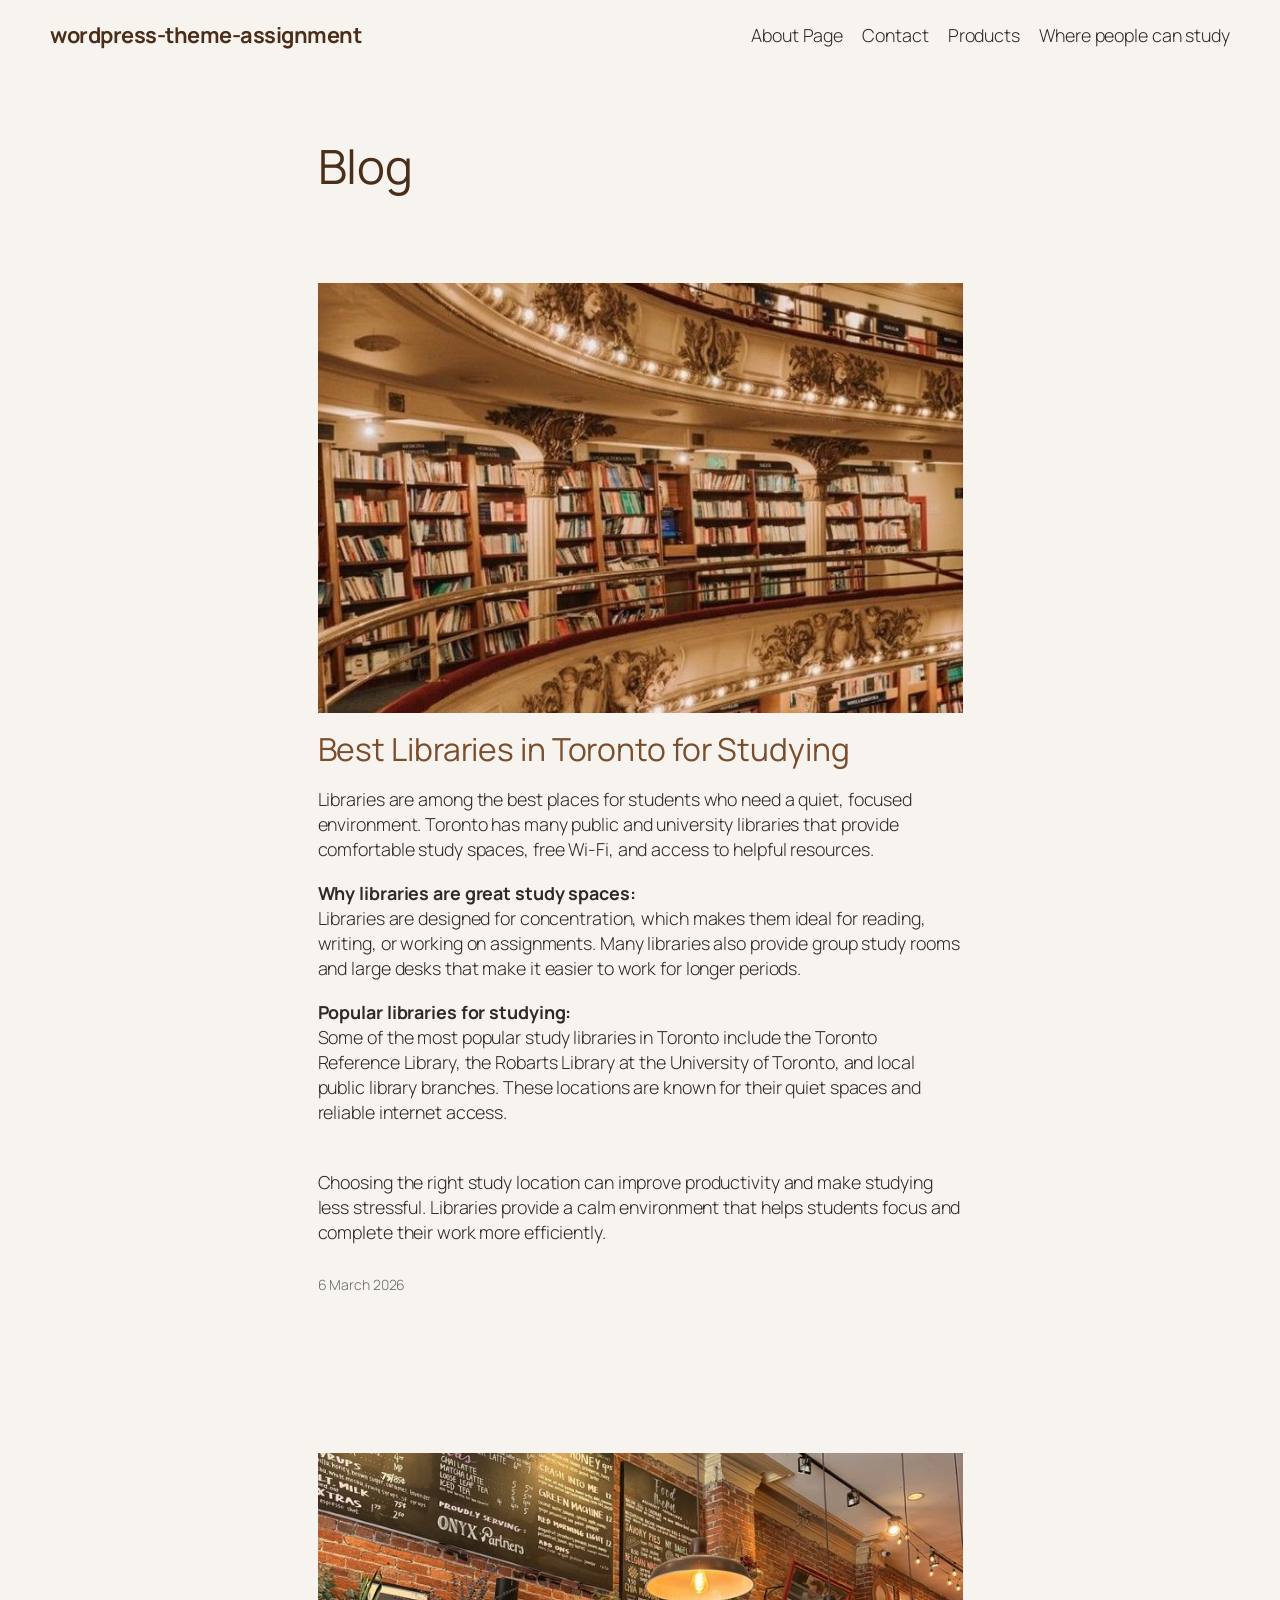
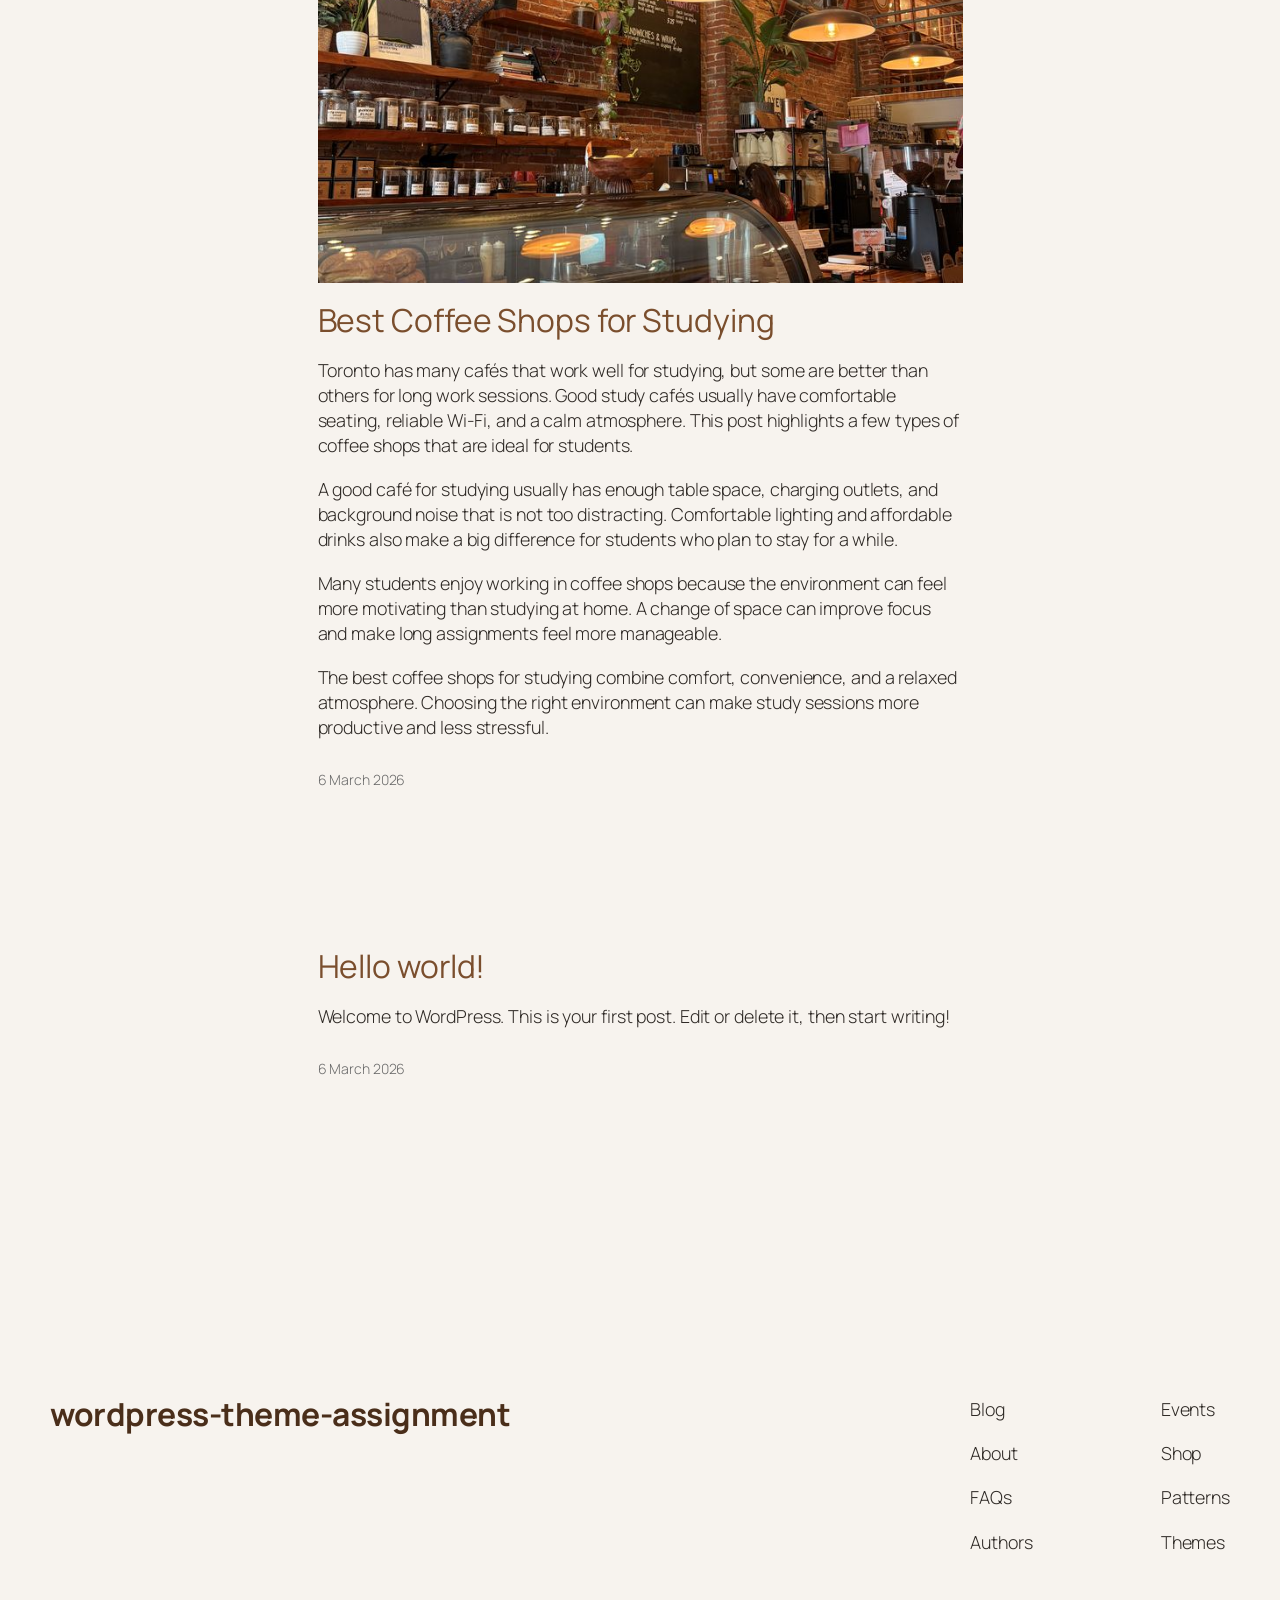
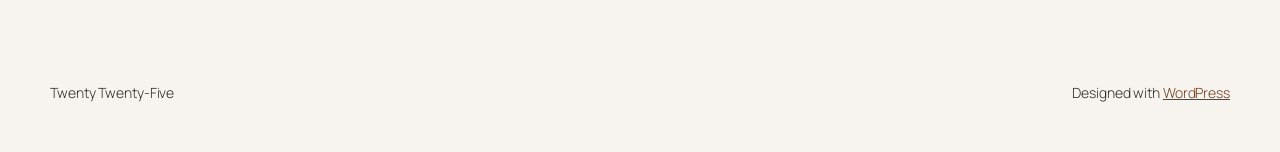
<file: where-people-can-study/index.html>
<!DOCTYPE html>
<html lang="en-CA">
<head>
	<meta charset="UTF-8" />
	<meta name="viewport" content="width=device-width, initial-scale=1" />
<meta name='robots' content='max-image-preview:large' />
<title>Where people can study &#8211; wordpress-theme-assignment</title>
<link rel='dns-prefetch' href='//localhost' />
<link rel="alternate" type="application/rss+xml" title="wordpress-theme-assignment &raquo; Feed" href="/feed/" />
<link rel="alternate" type="application/rss+xml" title="wordpress-theme-assignment &raquo; Comments Feed" href="/comments/feed/" />
<script async src="https://www.googletagmanager.com/gtag/js?id=G-KFEBW7Q2V1"></script>
<script>
var tinyGtagJsOptions = {"ga4":"G-KFEBW7Q2V1"};
window.dataLayer || (dataLayer = []);
function gtag(){dataLayer.push(arguments);}
gtag('js', new Date());
gtag('config', "G-KFEBW7Q2V1");
</script>
<style id='wp-img-auto-sizes-contain-inline-css'>
img:is([sizes=auto i],[sizes^="auto," i]){contain-intrinsic-size:3000px 1500px}
/*# sourceURL=wp-img-auto-sizes-contain-inline-css */
</style>
<style id='wp-block-site-title-inline-css'>
.wp-block-site-title{box-sizing:border-box}.wp-block-site-title :where(a){color:inherit;font-family:inherit;font-size:inherit;font-style:inherit;font-weight:inherit;letter-spacing:inherit;line-height:inherit;text-decoration:inherit}
/*# sourceURL=/wp-includes/blocks/site-title/style.min.css */
</style>
<style id='wp-block-page-list-inline-css'>
.wp-block-navigation .wp-block-page-list{align-items:var(--navigation-layout-align,initial);background-color:inherit;display:flex;flex-direction:var(--navigation-layout-direction,initial);flex-wrap:var(--navigation-layout-wrap,wrap);justify-content:var(--navigation-layout-justify,initial)}.wp-block-navigation .wp-block-navigation-item{background-color:inherit}.wp-block-page-list{box-sizing:border-box}
/*# sourceURL=/wp-includes/blocks/page-list/style.min.css */
</style>
<style id='wp-block-navigation-inline-css'>
.wp-block-navigation{position:relative}.wp-block-navigation ul{margin-bottom:0;margin-left:0;margin-top:0;padding-left:0}.wp-block-navigation ul,.wp-block-navigation ul li{list-style:none;padding:0}.wp-block-navigation .wp-block-navigation-item{align-items:center;background-color:inherit;display:flex;position:relative}.wp-block-navigation .wp-block-navigation-item .wp-block-navigation__submenu-container:empty{display:none}.wp-block-navigation .wp-block-navigation-item__content{display:block;z-index:1}.wp-block-navigation .wp-block-navigation-item__content.wp-block-navigation-item__content{color:inherit}.wp-block-navigation.has-text-decoration-underline .wp-block-navigation-item__content,.wp-block-navigation.has-text-decoration-underline .wp-block-navigation-item__content:active,.wp-block-navigation.has-text-decoration-underline .wp-block-navigation-item__content:focus{text-decoration:underline}.wp-block-navigation.has-text-decoration-line-through .wp-block-navigation-item__content,.wp-block-navigation.has-text-decoration-line-through .wp-block-navigation-item__content:active,.wp-block-navigation.has-text-decoration-line-through .wp-block-navigation-item__content:focus{text-decoration:line-through}.wp-block-navigation :where(a),.wp-block-navigation :where(a:active),.wp-block-navigation :where(a:focus){text-decoration:none}.wp-block-navigation .wp-block-navigation__submenu-icon{align-self:center;background-color:inherit;border:none;color:currentColor;display:inline-block;font-size:inherit;height:.6em;line-height:0;margin-left:.25em;padding:0;width:.6em}.wp-block-navigation .wp-block-navigation__submenu-icon svg{display:inline-block;stroke:currentColor;height:inherit;margin-top:.075em;width:inherit}.wp-block-navigation{--navigation-layout-justification-setting:flex-start;--navigation-layout-direction:row;--navigation-layout-wrap:wrap;--navigation-layout-justify:flex-start;--navigation-layout-align:center}.wp-block-navigation.is-vertical{--navigation-layout-direction:column;--navigation-layout-justify:initial;--navigation-layout-align:flex-start}.wp-block-navigation.no-wrap{--navigation-layout-wrap:nowrap}.wp-block-navigation.items-justified-center{--navigation-layout-justification-setting:center;--navigation-layout-justify:center}.wp-block-navigation.items-justified-center.is-vertical{--navigation-layout-align:center}.wp-block-navigation.items-justified-right{--navigation-layout-justification-setting:flex-end;--navigation-layout-justify:flex-end}.wp-block-navigation.items-justified-right.is-vertical{--navigation-layout-align:flex-end}.wp-block-navigation.items-justified-space-between{--navigation-layout-justification-setting:space-between;--navigation-layout-justify:space-between}.wp-block-navigation .has-child .wp-block-navigation__submenu-container{align-items:normal;background-color:inherit;color:inherit;display:flex;flex-direction:column;opacity:0;position:absolute;z-index:2}@media not (prefers-reduced-motion){.wp-block-navigation .has-child .wp-block-navigation__submenu-container{transition:opacity .1s linear}}.wp-block-navigation .has-child .wp-block-navigation__submenu-container{height:0;overflow:hidden;visibility:hidden;width:0}.wp-block-navigation .has-child .wp-block-navigation__submenu-container>.wp-block-navigation-item>.wp-block-navigation-item__content{display:flex;flex-grow:1;padding:.5em 1em}.wp-block-navigation .has-child .wp-block-navigation__submenu-container>.wp-block-navigation-item>.wp-block-navigation-item__content .wp-block-navigation__submenu-icon{margin-left:auto;margin-right:0}.wp-block-navigation .has-child .wp-block-navigation__submenu-container .wp-block-navigation-item__content{margin:0}.wp-block-navigation .has-child .wp-block-navigation__submenu-container{left:-1px;top:100%}@media (min-width:782px){.wp-block-navigation .has-child .wp-block-navigation__submenu-container .wp-block-navigation__submenu-container{left:100%;top:-1px}.wp-block-navigation .has-child .wp-block-navigation__submenu-container .wp-block-navigation__submenu-container:before{background:#0000;content:"";display:block;height:100%;position:absolute;right:100%;width:.5em}.wp-block-navigation .has-child .wp-block-navigation__submenu-container .wp-block-navigation__submenu-icon{margin-right:.25em}.wp-block-navigation .has-child .wp-block-navigation__submenu-container .wp-block-navigation__submenu-icon svg{transform:rotate(-90deg)}}.wp-block-navigation .has-child .wp-block-navigation-submenu__toggle[aria-expanded=true]~.wp-block-navigation__submenu-container,.wp-block-navigation .has-child:not(.open-on-click):hover>.wp-block-navigation__submenu-container,.wp-block-navigation .has-child:not(.open-on-click):not(.open-on-hover-click):focus-within>.wp-block-navigation__submenu-container{height:auto;min-width:200px;opacity:1;overflow:visible;visibility:visible;width:auto}.wp-block-navigation.has-background .has-child .wp-block-navigation__submenu-container{left:0;top:100%}@media (min-width:782px){.wp-block-navigation.has-background .has-child .wp-block-navigation__submenu-container .wp-block-navigation__submenu-container{left:100%;top:0}}.wp-block-navigation-submenu{display:flex;position:relative}.wp-block-navigation-submenu .wp-block-navigation__submenu-icon svg{stroke:currentColor}button.wp-block-navigation-item__content{background-color:initial;border:none;color:currentColor;font-family:inherit;font-size:inherit;font-style:inherit;font-weight:inherit;letter-spacing:inherit;line-height:inherit;text-align:left;text-transform:inherit}.wp-block-navigation-submenu__toggle{cursor:pointer}.wp-block-navigation-submenu__toggle[aria-expanded=true]+.wp-block-navigation__submenu-icon>svg,.wp-block-navigation-submenu__toggle[aria-expanded=true]>svg{transform:rotate(180deg)}.wp-block-navigation-item.open-on-click .wp-block-navigation-submenu__toggle{padding-left:0;padding-right:.85em}.wp-block-navigation-item.open-on-click .wp-block-navigation-submenu__toggle+.wp-block-navigation__submenu-icon{margin-left:-.6em;pointer-events:none}.wp-block-navigation-item.open-on-click button.wp-block-navigation-item__content:not(.wp-block-navigation-submenu__toggle){padding:0}.wp-block-navigation .wp-block-page-list,.wp-block-navigation__container,.wp-block-navigation__responsive-close,.wp-block-navigation__responsive-container,.wp-block-navigation__responsive-container-content,.wp-block-navigation__responsive-dialog{gap:inherit}:where(.wp-block-navigation.has-background .wp-block-navigation-item a:not(.wp-element-button)),:where(.wp-block-navigation.has-background .wp-block-navigation-submenu a:not(.wp-element-button)){padding:.5em 1em}:where(.wp-block-navigation .wp-block-navigation__submenu-container .wp-block-navigation-item a:not(.wp-element-button)),:where(.wp-block-navigation .wp-block-navigation__submenu-container .wp-block-navigation-submenu a:not(.wp-element-button)),:where(.wp-block-navigation .wp-block-navigation__submenu-container .wp-block-navigation-submenu button.wp-block-navigation-item__content),:where(.wp-block-navigation .wp-block-navigation__submenu-container .wp-block-pages-list__item button.wp-block-navigation-item__content){padding:.5em 1em}.wp-block-navigation.items-justified-right .wp-block-navigation__container .has-child .wp-block-navigation__submenu-container,.wp-block-navigation.items-justified-right .wp-block-page-list>.has-child .wp-block-navigation__submenu-container,.wp-block-navigation.items-justified-space-between .wp-block-page-list>.has-child:last-child .wp-block-navigation__submenu-container,.wp-block-navigation.items-justified-space-between>.wp-block-navigation__container>.has-child:last-child .wp-block-navigation__submenu-container{left:auto;right:0}.wp-block-navigation.items-justified-right .wp-block-navigation__container .has-child .wp-block-navigation__submenu-container .wp-block-navigation__submenu-container,.wp-block-navigation.items-justified-right .wp-block-page-list>.has-child .wp-block-navigation__submenu-container .wp-block-navigation__submenu-container,.wp-block-navigation.items-justified-space-between .wp-block-page-list>.has-child:last-child .wp-block-navigation__submenu-container .wp-block-navigation__submenu-container,.wp-block-navigation.items-justified-space-between>.wp-block-navigation__container>.has-child:last-child .wp-block-navigation__submenu-container .wp-block-navigation__submenu-container{left:-1px;right:-1px}@media (min-width:782px){.wp-block-navigation.items-justified-right .wp-block-navigation__container .has-child .wp-block-navigation__submenu-container .wp-block-navigation__submenu-container,.wp-block-navigation.items-justified-right .wp-block-page-list>.has-child .wp-block-navigation__submenu-container .wp-block-navigation__submenu-container,.wp-block-navigation.items-justified-space-between .wp-block-page-list>.has-child:last-child .wp-block-navigation__submenu-container .wp-block-navigation__submenu-container,.wp-block-navigation.items-justified-space-between>.wp-block-navigation__container>.has-child:last-child .wp-block-navigation__submenu-container .wp-block-navigation__submenu-container{left:auto;right:100%}}.wp-block-navigation:not(.has-background) .wp-block-navigation__submenu-container{background-color:#fff;border:1px solid #00000026}.wp-block-navigation.has-background .wp-block-navigation__submenu-container{background-color:inherit}.wp-block-navigation:not(.has-text-color) .wp-block-navigation__submenu-container{color:#000}.wp-block-navigation__container{align-items:var(--navigation-layout-align,initial);display:flex;flex-direction:var(--navigation-layout-direction,initial);flex-wrap:var(--navigation-layout-wrap,wrap);justify-content:var(--navigation-layout-justify,initial);list-style:none;margin:0;padding-left:0}.wp-block-navigation__container .is-responsive{display:none}.wp-block-navigation__container:only-child,.wp-block-page-list:only-child{flex-grow:1}@keyframes overlay-menu__fade-in-animation{0%{opacity:0;transform:translateY(.5em)}to{opacity:1;transform:translateY(0)}}.wp-block-navigation__responsive-container{bottom:0;display:none;left:0;position:fixed;right:0;top:0}.wp-block-navigation__responsive-container :where(.wp-block-navigation-item a){color:inherit}.wp-block-navigation__responsive-container .wp-block-navigation__responsive-container-content{align-items:var(--navigation-layout-align,initial);display:flex;flex-direction:var(--navigation-layout-direction,initial);flex-wrap:var(--navigation-layout-wrap,wrap);justify-content:var(--navigation-layout-justify,initial)}.wp-block-navigation__responsive-container:not(.is-menu-open.is-menu-open){background-color:inherit!important;color:inherit!important}.wp-block-navigation__responsive-container.is-menu-open{background-color:inherit;display:flex;flex-direction:column}@media not (prefers-reduced-motion){.wp-block-navigation__responsive-container.is-menu-open{animation:overlay-menu__fade-in-animation .1s ease-out;animation-fill-mode:forwards}}.wp-block-navigation__responsive-container.is-menu-open{overflow:auto;padding:clamp(1rem,var(--wp--style--root--padding-top),20rem) clamp(1rem,var(--wp--style--root--padding-right),20rem) clamp(1rem,var(--wp--style--root--padding-bottom),20rem) clamp(1rem,var(--wp--style--root--padding-left),20rem);z-index:100000}.wp-block-navigation__responsive-container.is-menu-open .wp-block-navigation__responsive-container-content{align-items:var(--navigation-layout-justification-setting,inherit);display:flex;flex-direction:column;flex-wrap:nowrap;overflow:visible;padding-top:calc(2rem + 24px)}.wp-block-navigation__responsive-container.is-menu-open .wp-block-navigation__responsive-container-content,.wp-block-navigation__responsive-container.is-menu-open .wp-block-navigation__responsive-container-content .wp-block-navigation__container,.wp-block-navigation__responsive-container.is-menu-open .wp-block-navigation__responsive-container-content .wp-block-page-list{justify-content:flex-start}.wp-block-navigation__responsive-container.is-menu-open .wp-block-navigation__responsive-container-content .wp-block-navigation__submenu-icon{display:none}.wp-block-navigation__responsive-container.is-menu-open .wp-block-navigation__responsive-container-content .has-child .wp-block-navigation__submenu-container{border:none;height:auto;min-width:200px;opacity:1;overflow:initial;padding-left:2rem;padding-right:2rem;position:static;visibility:visible;width:auto}.wp-block-navigation__responsive-container.is-menu-open .wp-block-navigation__responsive-container-content .wp-block-navigation__container,.wp-block-navigation__responsive-container.is-menu-open .wp-block-navigation__responsive-container-content .wp-block-navigation__submenu-container{gap:inherit}.wp-block-navigation__responsive-container.is-menu-open .wp-block-navigation__responsive-container-content .wp-block-navigation__submenu-container{padding-top:var(--wp--style--block-gap,2em)}.wp-block-navigation__responsive-container.is-menu-open .wp-block-navigation__responsive-container-content .wp-block-navigation-item__content{padding:0}.wp-block-navigation__responsive-container.is-menu-open .wp-block-navigation__responsive-container-content .wp-block-navigation-item,.wp-block-navigation__responsive-container.is-menu-open .wp-block-navigation__responsive-container-content .wp-block-navigation__container,.wp-block-navigation__responsive-container.is-menu-open .wp-block-navigation__responsive-container-content .wp-block-page-list{align-items:var(--navigation-layout-justification-setting,initial);display:flex;flex-direction:column}.wp-block-navigation__responsive-container.is-menu-open .wp-block-navigation-item,.wp-block-navigation__responsive-container.is-menu-open .wp-block-navigation-item .wp-block-navigation__submenu-container,.wp-block-navigation__responsive-container.is-menu-open .wp-block-navigation__container,.wp-block-navigation__responsive-container.is-menu-open .wp-block-page-list{background:#0000!important;color:inherit!important}.wp-block-navigation__responsive-container.is-menu-open .wp-block-navigation__submenu-container.wp-block-navigation__submenu-container.wp-block-navigation__submenu-container.wp-block-navigation__submenu-container{left:auto;right:auto}@media (min-width:600px){.wp-block-navigation__responsive-container:not(.hidden-by-default):not(.is-menu-open){background-color:inherit;display:block;position:relative;width:100%;z-index:auto}.wp-block-navigation__responsive-container:not(.hidden-by-default):not(.is-menu-open) .wp-block-navigation__responsive-container-close{display:none}.wp-block-navigation__responsive-container.is-menu-open .wp-block-navigation__submenu-container.wp-block-navigation__submenu-container.wp-block-navigation__submenu-container.wp-block-navigation__submenu-container{left:0}}.wp-block-navigation:not(.has-background) .wp-block-navigation__responsive-container.is-menu-open{background-color:#fff}.wp-block-navigation:not(.has-text-color) .wp-block-navigation__responsive-container.is-menu-open{color:#000}.wp-block-navigation__toggle_button_label{font-size:1rem;font-weight:700}.wp-block-navigation__responsive-container-close,.wp-block-navigation__responsive-container-open{background:#0000;border:none;color:currentColor;cursor:pointer;margin:0;padding:0;text-transform:inherit;vertical-align:middle}.wp-block-navigation__responsive-container-close svg,.wp-block-navigation__responsive-container-open svg{fill:currentColor;display:block;height:24px;pointer-events:none;width:24px}.wp-block-navigation__responsive-container-open{display:flex}.wp-block-navigation__responsive-container-open.wp-block-navigation__responsive-container-open.wp-block-navigation__responsive-container-open{font-family:inherit;font-size:inherit;font-weight:inherit}@media (min-width:600px){.wp-block-navigation__responsive-container-open:not(.always-shown){display:none}}.wp-block-navigation__responsive-container-close{position:absolute;right:0;top:0;z-index:2}.wp-block-navigation__responsive-container-close.wp-block-navigation__responsive-container-close.wp-block-navigation__responsive-container-close{font-family:inherit;font-size:inherit;font-weight:inherit}.wp-block-navigation__responsive-close{width:100%}.has-modal-open .wp-block-navigation__responsive-close{margin-left:auto;margin-right:auto;max-width:var(--wp--style--global--wide-size,100%)}.wp-block-navigation__responsive-close:focus{outline:none}.is-menu-open .wp-block-navigation__responsive-close,.is-menu-open .wp-block-navigation__responsive-container-content,.is-menu-open .wp-block-navigation__responsive-dialog{box-sizing:border-box}.wp-block-navigation__responsive-dialog{position:relative}.has-modal-open .admin-bar .is-menu-open .wp-block-navigation__responsive-dialog{margin-top:46px}@media (min-width:782px){.has-modal-open .admin-bar .is-menu-open .wp-block-navigation__responsive-dialog{margin-top:32px}}html.has-modal-open{overflow:hidden}
/*# sourceURL=/wp-includes/blocks/navigation/style.min.css */
</style>
<style id='wp-block-group-inline-css'>
.wp-block-group{box-sizing:border-box}:where(.wp-block-group.wp-block-group-is-layout-constrained){position:relative}
/*# sourceURL=/wp-includes/blocks/group/style.min.css */
</style>
<style id='wp-block-heading-inline-css'>
h1:where(.wp-block-heading).has-background,h2:where(.wp-block-heading).has-background,h3:where(.wp-block-heading).has-background,h4:where(.wp-block-heading).has-background,h5:where(.wp-block-heading).has-background,h6:where(.wp-block-heading).has-background{padding:1.25em 2.375em}h1.has-text-align-left[style*=writing-mode]:where([style*=vertical-lr]),h1.has-text-align-right[style*=writing-mode]:where([style*=vertical-rl]),h2.has-text-align-left[style*=writing-mode]:where([style*=vertical-lr]),h2.has-text-align-right[style*=writing-mode]:where([style*=vertical-rl]),h3.has-text-align-left[style*=writing-mode]:where([style*=vertical-lr]),h3.has-text-align-right[style*=writing-mode]:where([style*=vertical-rl]),h4.has-text-align-left[style*=writing-mode]:where([style*=vertical-lr]),h4.has-text-align-right[style*=writing-mode]:where([style*=vertical-rl]),h5.has-text-align-left[style*=writing-mode]:where([style*=vertical-lr]),h5.has-text-align-right[style*=writing-mode]:where([style*=vertical-rl]),h6.has-text-align-left[style*=writing-mode]:where([style*=vertical-lr]),h6.has-text-align-right[style*=writing-mode]:where([style*=vertical-rl]){rotate:180deg}
/*# sourceURL=/wp-includes/blocks/heading/style.min.css */
</style>
<style id='wp-block-post-featured-image-inline-css'>
.wp-block-post-featured-image{margin-left:0;margin-right:0}.wp-block-post-featured-image a{display:block;height:100%}.wp-block-post-featured-image :where(img){box-sizing:border-box;height:auto;max-width:100%;vertical-align:bottom;width:100%}.wp-block-post-featured-image.alignfull img,.wp-block-post-featured-image.alignwide img{width:100%}.wp-block-post-featured-image .wp-block-post-featured-image__overlay.has-background-dim{background-color:#000;inset:0;position:absolute}.wp-block-post-featured-image{position:relative}.wp-block-post-featured-image .wp-block-post-featured-image__overlay.has-background-gradient{background-color:initial}.wp-block-post-featured-image .wp-block-post-featured-image__overlay.has-background-dim-0{opacity:0}.wp-block-post-featured-image .wp-block-post-featured-image__overlay.has-background-dim-10{opacity:.1}.wp-block-post-featured-image .wp-block-post-featured-image__overlay.has-background-dim-20{opacity:.2}.wp-block-post-featured-image .wp-block-post-featured-image__overlay.has-background-dim-30{opacity:.3}.wp-block-post-featured-image .wp-block-post-featured-image__overlay.has-background-dim-40{opacity:.4}.wp-block-post-featured-image .wp-block-post-featured-image__overlay.has-background-dim-50{opacity:.5}.wp-block-post-featured-image .wp-block-post-featured-image__overlay.has-background-dim-60{opacity:.6}.wp-block-post-featured-image .wp-block-post-featured-image__overlay.has-background-dim-70{opacity:.7}.wp-block-post-featured-image .wp-block-post-featured-image__overlay.has-background-dim-80{opacity:.8}.wp-block-post-featured-image .wp-block-post-featured-image__overlay.has-background-dim-90{opacity:.9}.wp-block-post-featured-image .wp-block-post-featured-image__overlay.has-background-dim-100{opacity:1}.wp-block-post-featured-image:where(.alignleft,.alignright){width:100%}
/*# sourceURL=/wp-includes/blocks/post-featured-image/style.min.css */
</style>
<style id='wp-block-post-title-inline-css'>
.wp-block-post-title{box-sizing:border-box;word-break:break-word}.wp-block-post-title :where(a){display:inline-block;font-family:inherit;font-size:inherit;font-style:inherit;font-weight:inherit;letter-spacing:inherit;line-height:inherit;text-decoration:inherit}
/*# sourceURL=/wp-includes/blocks/post-title/style.min.css */
</style>
<style id='wp-block-paragraph-inline-css'>
.is-small-text{font-size:.875em}.is-regular-text{font-size:1em}.is-large-text{font-size:2.25em}.is-larger-text{font-size:3em}.has-drop-cap:not(:focus):first-letter{float:left;font-size:8.4em;font-style:normal;font-weight:100;line-height:.68;margin:.05em .1em 0 0;text-transform:uppercase}body.rtl .has-drop-cap:not(:focus):first-letter{float:none;margin-left:.1em}p.has-drop-cap.has-background{overflow:hidden}:root :where(p.has-background){padding:1.25em 2.375em}:where(p.has-text-color:not(.has-link-color)) a{color:inherit}p.has-text-align-left[style*="writing-mode:vertical-lr"],p.has-text-align-right[style*="writing-mode:vertical-rl"]{rotate:180deg}
/*# sourceURL=/wp-includes/blocks/paragraph/style.min.css */
</style>
<style id='wp-block-post-content-inline-css'>
.wp-block-post-content{display:flow-root}
/*# sourceURL=/wp-includes/blocks/post-content/style.min.css */
</style>
<style id='wp-block-post-date-inline-css'>
.wp-block-post-date{box-sizing:border-box}
/*# sourceURL=/wp-includes/blocks/post-date/style.min.css */
</style>
<style id='wp-block-post-template-inline-css'>
.wp-block-post-template{box-sizing:border-box;list-style:none;margin-bottom:0;margin-top:0;max-width:100%;padding:0}.wp-block-post-template.is-flex-container{display:flex;flex-direction:row;flex-wrap:wrap;gap:1.25em}.wp-block-post-template.is-flex-container>li{margin:0;width:100%}@media (min-width:600px){.wp-block-post-template.is-flex-container.is-flex-container.columns-2>li{width:calc(50% - .625em)}.wp-block-post-template.is-flex-container.is-flex-container.columns-3>li{width:calc(33.33333% - .83333em)}.wp-block-post-template.is-flex-container.is-flex-container.columns-4>li{width:calc(25% - .9375em)}.wp-block-post-template.is-flex-container.is-flex-container.columns-5>li{width:calc(20% - 1em)}.wp-block-post-template.is-flex-container.is-flex-container.columns-6>li{width:calc(16.66667% - 1.04167em)}}@media (max-width:600px){.wp-block-post-template-is-layout-grid.wp-block-post-template-is-layout-grid.wp-block-post-template-is-layout-grid.wp-block-post-template-is-layout-grid{grid-template-columns:1fr}}.wp-block-post-template-is-layout-constrained>li>.alignright,.wp-block-post-template-is-layout-flow>li>.alignright{float:right;margin-inline-end:0;margin-inline-start:2em}.wp-block-post-template-is-layout-constrained>li>.alignleft,.wp-block-post-template-is-layout-flow>li>.alignleft{float:left;margin-inline-end:2em;margin-inline-start:0}.wp-block-post-template-is-layout-constrained>li>.aligncenter,.wp-block-post-template-is-layout-flow>li>.aligncenter{margin-inline-end:auto;margin-inline-start:auto}
/*# sourceURL=/wp-includes/blocks/post-template/style.min.css */
</style>
<style id='wp-block-spacer-inline-css'>
.wp-block-spacer{clear:both}
/*# sourceURL=/wp-includes/blocks/spacer/style.min.css */
</style>
<style id='wp-block-columns-inline-css'>
.wp-block-columns{box-sizing:border-box;display:flex;flex-wrap:wrap!important}@media (min-width:782px){.wp-block-columns{flex-wrap:nowrap!important}}.wp-block-columns{align-items:normal!important}.wp-block-columns.are-vertically-aligned-top{align-items:flex-start}.wp-block-columns.are-vertically-aligned-center{align-items:center}.wp-block-columns.are-vertically-aligned-bottom{align-items:flex-end}@media (max-width:781px){.wp-block-columns:not(.is-not-stacked-on-mobile)>.wp-block-column{flex-basis:100%!important}}@media (min-width:782px){.wp-block-columns:not(.is-not-stacked-on-mobile)>.wp-block-column{flex-basis:0;flex-grow:1}.wp-block-columns:not(.is-not-stacked-on-mobile)>.wp-block-column[style*=flex-basis]{flex-grow:0}}.wp-block-columns.is-not-stacked-on-mobile{flex-wrap:nowrap!important}.wp-block-columns.is-not-stacked-on-mobile>.wp-block-column{flex-basis:0;flex-grow:1}.wp-block-columns.is-not-stacked-on-mobile>.wp-block-column[style*=flex-basis]{flex-grow:0}:where(.wp-block-columns){margin-bottom:1.75em}:where(.wp-block-columns.has-background){padding:1.25em 2.375em}.wp-block-column{flex-grow:1;min-width:0;overflow-wrap:break-word;word-break:break-word}.wp-block-column.is-vertically-aligned-top{align-self:flex-start}.wp-block-column.is-vertically-aligned-center{align-self:center}.wp-block-column.is-vertically-aligned-bottom{align-self:flex-end}.wp-block-column.is-vertically-aligned-stretch{align-self:stretch}.wp-block-column.is-vertically-aligned-bottom,.wp-block-column.is-vertically-aligned-center,.wp-block-column.is-vertically-aligned-top{width:100%}
/*# sourceURL=/wp-includes/blocks/columns/style.min.css */
</style>
<style id='wp-block-navigation-link-inline-css'>
.wp-block-navigation .wp-block-navigation-item__label{overflow-wrap:break-word}.wp-block-navigation .wp-block-navigation-item__description{display:none}.link-ui-tools{outline:1px solid #f0f0f0;padding:8px}.link-ui-block-inserter{padding-top:8px}.link-ui-block-inserter__back{margin-left:8px;text-transform:uppercase}
/*# sourceURL=/wp-includes/blocks/navigation-link/style.min.css */
</style>
<style id='wp-emoji-styles-inline-css'>

	img.wp-smiley, img.emoji {
		display: inline !important;
		border: none !important;
		box-shadow: none !important;
		height: 1em !important;
		width: 1em !important;
		margin: 0 0.07em !important;
		vertical-align: -0.1em !important;
		background: none !important;
		padding: 0 !important;
	}
/*# sourceURL=wp-emoji-styles-inline-css */
</style>
<style id='wp-block-library-inline-css'>
:root{--wp-block-synced-color:#7a00df;--wp-block-synced-color--rgb:122,0,223;--wp-bound-block-color:var(--wp-block-synced-color);--wp-editor-canvas-background:#ddd;--wp-admin-theme-color:#007cba;--wp-admin-theme-color--rgb:0,124,186;--wp-admin-theme-color-darker-10:#006ba1;--wp-admin-theme-color-darker-10--rgb:0,107,160.5;--wp-admin-theme-color-darker-20:#005a87;--wp-admin-theme-color-darker-20--rgb:0,90,135;--wp-admin-border-width-focus:2px}@media (min-resolution:192dpi){:root{--wp-admin-border-width-focus:1.5px}}.wp-element-button{cursor:pointer}:root .has-very-light-gray-background-color{background-color:#eee}:root .has-very-dark-gray-background-color{background-color:#313131}:root .has-very-light-gray-color{color:#eee}:root .has-very-dark-gray-color{color:#313131}:root .has-vivid-green-cyan-to-vivid-cyan-blue-gradient-background{background:linear-gradient(135deg,#00d084,#0693e3)}:root .has-purple-crush-gradient-background{background:linear-gradient(135deg,#34e2e4,#4721fb 50%,#ab1dfe)}:root .has-hazy-dawn-gradient-background{background:linear-gradient(135deg,#faaca8,#dad0ec)}:root .has-subdued-olive-gradient-background{background:linear-gradient(135deg,#fafae1,#67a671)}:root .has-atomic-cream-gradient-background{background:linear-gradient(135deg,#fdd79a,#004a59)}:root .has-nightshade-gradient-background{background:linear-gradient(135deg,#330968,#31cdcf)}:root .has-midnight-gradient-background{background:linear-gradient(135deg,#020381,#2874fc)}:root{--wp--preset--font-size--normal:16px;--wp--preset--font-size--huge:42px}.has-regular-font-size{font-size:1em}.has-larger-font-size{font-size:2.625em}.has-normal-font-size{font-size:var(--wp--preset--font-size--normal)}.has-huge-font-size{font-size:var(--wp--preset--font-size--huge)}.has-text-align-center{text-align:center}.has-text-align-left{text-align:left}.has-text-align-right{text-align:right}.has-fit-text{white-space:nowrap!important}#end-resizable-editor-section{display:none}.aligncenter{clear:both}.items-justified-left{justify-content:flex-start}.items-justified-center{justify-content:center}.items-justified-right{justify-content:flex-end}.items-justified-space-between{justify-content:space-between}.screen-reader-text{border:0;clip-path:inset(50%);height:1px;margin:-1px;overflow:hidden;padding:0;position:absolute;width:1px;word-wrap:normal!important}.screen-reader-text:focus{background-color:#ddd;clip-path:none;color:#444;display:block;font-size:1em;height:auto;left:5px;line-height:normal;padding:15px 23px 14px;text-decoration:none;top:5px;width:auto;z-index:100000}html :where(.has-border-color){border-style:solid}html :where([style*=border-top-color]){border-top-style:solid}html :where([style*=border-right-color]){border-right-style:solid}html :where([style*=border-bottom-color]){border-bottom-style:solid}html :where([style*=border-left-color]){border-left-style:solid}html :where([style*=border-width]){border-style:solid}html :where([style*=border-top-width]){border-top-style:solid}html :where([style*=border-right-width]){border-right-style:solid}html :where([style*=border-bottom-width]){border-bottom-style:solid}html :where([style*=border-left-width]){border-left-style:solid}html :where(img[class*=wp-image-]){height:auto;max-width:100%}:where(figure){margin:0 0 1em}html :where(.is-position-sticky){--wp-admin--admin-bar--position-offset:var(--wp-admin--admin-bar--height,0px)}@media screen and (max-width:600px){html :where(.is-position-sticky){--wp-admin--admin-bar--position-offset:0px}}
/*# sourceURL=/wp-includes/css/dist/block-library/common.min.css */
</style>
<link rel='stylesheet' id='dashicons-css' href='/wp-includes/css/dashicons.min.css?ver=6.9.4' media='all' />
<link rel='stylesheet' id='al_product_styles-css' href='/wp-content/plugins/ecommerce-product-catalog/css/al_product.min.css?timestamp=1773449372&#038;ver=6.9.4' media='all' />
<link rel='stylesheet' id='ic_blocks-css' href='/wp-content/plugins/ecommerce-product-catalog/includes/blocks/ic-blocks.min.css?timestamp=1773449372&#038;ver=6.9.4' media='all' />
<style id='global-styles-inline-css'>
:root{--wp--preset--aspect-ratio--square: 1;--wp--preset--aspect-ratio--4-3: 4/3;--wp--preset--aspect-ratio--3-4: 3/4;--wp--preset--aspect-ratio--3-2: 3/2;--wp--preset--aspect-ratio--2-3: 2/3;--wp--preset--aspect-ratio--16-9: 16/9;--wp--preset--aspect-ratio--9-16: 9/16;--wp--preset--color--black: #000000;--wp--preset--color--cyan-bluish-gray: #abb8c3;--wp--preset--color--white: #ffffff;--wp--preset--color--pale-pink: #f78da7;--wp--preset--color--vivid-red: #cf2e2e;--wp--preset--color--luminous-vivid-orange: #ff6900;--wp--preset--color--luminous-vivid-amber: #fcb900;--wp--preset--color--light-green-cyan: #7bdcb5;--wp--preset--color--vivid-green-cyan: #00d084;--wp--preset--color--pale-cyan-blue: #8ed1fc;--wp--preset--color--vivid-cyan-blue: #0693e3;--wp--preset--color--vivid-purple: #9b51e0;--wp--preset--color--base: #FFFFFF;--wp--preset--color--contrast: #111111;--wp--preset--color--accent-1: #FFEE58;--wp--preset--color--accent-2: #F6CFF4;--wp--preset--color--accent-3: #503AA8;--wp--preset--color--accent-4: #686868;--wp--preset--color--accent-5: #FBFAF3;--wp--preset--color--accent-6: color-mix(in srgb, currentColor 20%, transparent);--wp--preset--gradient--vivid-cyan-blue-to-vivid-purple: linear-gradient(135deg,rgb(6,147,227) 0%,rgb(155,81,224) 100%);--wp--preset--gradient--light-green-cyan-to-vivid-green-cyan: linear-gradient(135deg,rgb(122,220,180) 0%,rgb(0,208,130) 100%);--wp--preset--gradient--luminous-vivid-amber-to-luminous-vivid-orange: linear-gradient(135deg,rgb(252,185,0) 0%,rgb(255,105,0) 100%);--wp--preset--gradient--luminous-vivid-orange-to-vivid-red: linear-gradient(135deg,rgb(255,105,0) 0%,rgb(207,46,46) 100%);--wp--preset--gradient--very-light-gray-to-cyan-bluish-gray: linear-gradient(135deg,rgb(238,238,238) 0%,rgb(169,184,195) 100%);--wp--preset--gradient--cool-to-warm-spectrum: linear-gradient(135deg,rgb(74,234,220) 0%,rgb(151,120,209) 20%,rgb(207,42,186) 40%,rgb(238,44,130) 60%,rgb(251,105,98) 80%,rgb(254,248,76) 100%);--wp--preset--gradient--blush-light-purple: linear-gradient(135deg,rgb(255,206,236) 0%,rgb(152,150,240) 100%);--wp--preset--gradient--blush-bordeaux: linear-gradient(135deg,rgb(254,205,165) 0%,rgb(254,45,45) 50%,rgb(107,0,62) 100%);--wp--preset--gradient--luminous-dusk: linear-gradient(135deg,rgb(255,203,112) 0%,rgb(199,81,192) 50%,rgb(65,88,208) 100%);--wp--preset--gradient--pale-ocean: linear-gradient(135deg,rgb(255,245,203) 0%,rgb(182,227,212) 50%,rgb(51,167,181) 100%);--wp--preset--gradient--electric-grass: linear-gradient(135deg,rgb(202,248,128) 0%,rgb(113,206,126) 100%);--wp--preset--gradient--midnight: linear-gradient(135deg,rgb(2,3,129) 0%,rgb(40,116,252) 100%);--wp--preset--font-size--small: 0.875rem;--wp--preset--font-size--medium: clamp(1rem, 1rem + ((1vw - 0.2rem) * 0.196), 1.125rem);--wp--preset--font-size--large: clamp(1.125rem, 1.125rem + ((1vw - 0.2rem) * 0.392), 1.375rem);--wp--preset--font-size--x-large: clamp(1.75rem, 1.75rem + ((1vw - 0.2rem) * 0.392), 2rem);--wp--preset--font-size--xx-large: clamp(2.15rem, 2.15rem + ((1vw - 0.2rem) * 1.333), 3rem);--wp--preset--font-family--manrope: Manrope, sans-serif;--wp--preset--font-family--fira-code: "Fira Code", monospace;--wp--preset--spacing--20: 10px;--wp--preset--spacing--30: 20px;--wp--preset--spacing--40: 30px;--wp--preset--spacing--50: clamp(30px, 5vw, 50px);--wp--preset--spacing--60: clamp(30px, 7vw, 70px);--wp--preset--spacing--70: clamp(50px, 7vw, 90px);--wp--preset--spacing--80: clamp(70px, 10vw, 140px);--wp--preset--shadow--natural: 6px 6px 9px rgba(0, 0, 0, 0.2);--wp--preset--shadow--deep: 12px 12px 50px rgba(0, 0, 0, 0.4);--wp--preset--shadow--sharp: 6px 6px 0px rgba(0, 0, 0, 0.2);--wp--preset--shadow--outlined: 6px 6px 0px -3px rgb(255, 255, 255), 6px 6px rgb(0, 0, 0);--wp--preset--shadow--crisp: 6px 6px 0px rgb(0, 0, 0);}:root { --wp--style--global--content-size: 645px;--wp--style--global--wide-size: 1340px; }:where(body) { margin: 0; }.wp-site-blocks { padding-top: var(--wp--style--root--padding-top); padding-bottom: var(--wp--style--root--padding-bottom); }.has-global-padding { padding-right: var(--wp--style--root--padding-right); padding-left: var(--wp--style--root--padding-left); }.has-global-padding > .alignfull { margin-right: calc(var(--wp--style--root--padding-right) * -1); margin-left: calc(var(--wp--style--root--padding-left) * -1); }.has-global-padding :where(:not(.alignfull.is-layout-flow) > .has-global-padding:not(.wp-block-block, .alignfull)) { padding-right: 0; padding-left: 0; }.has-global-padding :where(:not(.alignfull.is-layout-flow) > .has-global-padding:not(.wp-block-block, .alignfull)) > .alignfull { margin-left: 0; margin-right: 0; }.wp-site-blocks > .alignleft { float: left; margin-right: 2em; }.wp-site-blocks > .alignright { float: right; margin-left: 2em; }.wp-site-blocks > .aligncenter { justify-content: center; margin-left: auto; margin-right: auto; }:where(.wp-site-blocks) > * { margin-block-start: 1.2rem; margin-block-end: 0; }:where(.wp-site-blocks) > :first-child { margin-block-start: 0; }:where(.wp-site-blocks) > :last-child { margin-block-end: 0; }:root { --wp--style--block-gap: 1.2rem; }:root :where(.is-layout-flow) > :first-child{margin-block-start: 0;}:root :where(.is-layout-flow) > :last-child{margin-block-end: 0;}:root :where(.is-layout-flow) > *{margin-block-start: 1.2rem;margin-block-end: 0;}:root :where(.is-layout-constrained) > :first-child{margin-block-start: 0;}:root :where(.is-layout-constrained) > :last-child{margin-block-end: 0;}:root :where(.is-layout-constrained) > *{margin-block-start: 1.2rem;margin-block-end: 0;}:root :where(.is-layout-flex){gap: 1.2rem;}:root :where(.is-layout-grid){gap: 1.2rem;}.is-layout-flow > .alignleft{float: left;margin-inline-start: 0;margin-inline-end: 2em;}.is-layout-flow > .alignright{float: right;margin-inline-start: 2em;margin-inline-end: 0;}.is-layout-flow > .aligncenter{margin-left: auto !important;margin-right: auto !important;}.is-layout-constrained > .alignleft{float: left;margin-inline-start: 0;margin-inline-end: 2em;}.is-layout-constrained > .alignright{float: right;margin-inline-start: 2em;margin-inline-end: 0;}.is-layout-constrained > .aligncenter{margin-left: auto !important;margin-right: auto !important;}.is-layout-constrained > :where(:not(.alignleft):not(.alignright):not(.alignfull)){max-width: var(--wp--style--global--content-size);margin-left: auto !important;margin-right: auto !important;}.is-layout-constrained > .alignwide{max-width: var(--wp--style--global--wide-size);}body .is-layout-flex{display: flex;}.is-layout-flex{flex-wrap: wrap;align-items: center;}.is-layout-flex > :is(*, div){margin: 0;}body .is-layout-grid{display: grid;}.is-layout-grid > :is(*, div){margin: 0;}body{background-color: var(--wp--preset--color--base);color: var(--wp--preset--color--contrast);font-family: var(--wp--preset--font-family--manrope);font-size: var(--wp--preset--font-size--large);font-weight: 300;letter-spacing: -0.1px;line-height: 1.4;--wp--style--root--padding-top: 0px;--wp--style--root--padding-right: var(--wp--preset--spacing--50);--wp--style--root--padding-bottom: 0px;--wp--style--root--padding-left: var(--wp--preset--spacing--50);}a:where(:not(.wp-element-button)){color: currentColor;text-decoration: underline;}:root :where(a:where(:not(.wp-element-button)):hover){text-decoration: none;}h1, h2, h3, h4, h5, h6{font-weight: 400;letter-spacing: -0.1px;line-height: 1.125;}h1{font-size: var(--wp--preset--font-size--xx-large);}h2{font-size: var(--wp--preset--font-size--x-large);}h3{font-size: var(--wp--preset--font-size--large);}h4{font-size: var(--wp--preset--font-size--medium);}h5{font-size: var(--wp--preset--font-size--small);letter-spacing: 0.5px;}h6{font-size: var(--wp--preset--font-size--small);font-weight: 700;letter-spacing: 1.4px;text-transform: uppercase;}:root :where(.wp-element-button, .wp-block-button__link){background-color: var(--wp--preset--color--contrast);border-width: 0;color: var(--wp--preset--color--base);font-family: inherit;font-size: var(--wp--preset--font-size--medium);font-style: inherit;font-weight: inherit;letter-spacing: inherit;line-height: inherit;padding-top: 1rem;padding-right: 2.25rem;padding-bottom: 1rem;padding-left: 2.25rem;text-decoration: none;text-transform: inherit;}:root :where(.wp-element-button:hover, .wp-block-button__link:hover){background-color: color-mix(in srgb, var(--wp--preset--color--contrast) 85%, transparent);border-color: transparent;color: var(--wp--preset--color--base);}:root :where(.wp-element-button:focus, .wp-block-button__link:focus){outline-color: var(--wp--preset--color--accent-4);outline-offset: 2px;}:root :where(.wp-element-caption, .wp-block-audio figcaption, .wp-block-embed figcaption, .wp-block-gallery figcaption, .wp-block-image figcaption, .wp-block-table figcaption, .wp-block-video figcaption){font-size: var(--wp--preset--font-size--small);line-height: 1.4;}.has-black-color{color: var(--wp--preset--color--black) !important;}.has-cyan-bluish-gray-color{color: var(--wp--preset--color--cyan-bluish-gray) !important;}.has-white-color{color: var(--wp--preset--color--white) !important;}.has-pale-pink-color{color: var(--wp--preset--color--pale-pink) !important;}.has-vivid-red-color{color: var(--wp--preset--color--vivid-red) !important;}.has-luminous-vivid-orange-color{color: var(--wp--preset--color--luminous-vivid-orange) !important;}.has-luminous-vivid-amber-color{color: var(--wp--preset--color--luminous-vivid-amber) !important;}.has-light-green-cyan-color{color: var(--wp--preset--color--light-green-cyan) !important;}.has-vivid-green-cyan-color{color: var(--wp--preset--color--vivid-green-cyan) !important;}.has-pale-cyan-blue-color{color: var(--wp--preset--color--pale-cyan-blue) !important;}.has-vivid-cyan-blue-color{color: var(--wp--preset--color--vivid-cyan-blue) !important;}.has-vivid-purple-color{color: var(--wp--preset--color--vivid-purple) !important;}.has-base-color{color: var(--wp--preset--color--base) !important;}.has-contrast-color{color: var(--wp--preset--color--contrast) !important;}.has-accent-1-color{color: var(--wp--preset--color--accent-1) !important;}.has-accent-2-color{color: var(--wp--preset--color--accent-2) !important;}.has-accent-3-color{color: var(--wp--preset--color--accent-3) !important;}.has-accent-4-color{color: var(--wp--preset--color--accent-4) !important;}.has-accent-5-color{color: var(--wp--preset--color--accent-5) !important;}.has-accent-6-color{color: var(--wp--preset--color--accent-6) !important;}.has-black-background-color{background-color: var(--wp--preset--color--black) !important;}.has-cyan-bluish-gray-background-color{background-color: var(--wp--preset--color--cyan-bluish-gray) !important;}.has-white-background-color{background-color: var(--wp--preset--color--white) !important;}.has-pale-pink-background-color{background-color: var(--wp--preset--color--pale-pink) !important;}.has-vivid-red-background-color{background-color: var(--wp--preset--color--vivid-red) !important;}.has-luminous-vivid-orange-background-color{background-color: var(--wp--preset--color--luminous-vivid-orange) !important;}.has-luminous-vivid-amber-background-color{background-color: var(--wp--preset--color--luminous-vivid-amber) !important;}.has-light-green-cyan-background-color{background-color: var(--wp--preset--color--light-green-cyan) !important;}.has-vivid-green-cyan-background-color{background-color: var(--wp--preset--color--vivid-green-cyan) !important;}.has-pale-cyan-blue-background-color{background-color: var(--wp--preset--color--pale-cyan-blue) !important;}.has-vivid-cyan-blue-background-color{background-color: var(--wp--preset--color--vivid-cyan-blue) !important;}.has-vivid-purple-background-color{background-color: var(--wp--preset--color--vivid-purple) !important;}.has-base-background-color{background-color: var(--wp--preset--color--base) !important;}.has-contrast-background-color{background-color: var(--wp--preset--color--contrast) !important;}.has-accent-1-background-color{background-color: var(--wp--preset--color--accent-1) !important;}.has-accent-2-background-color{background-color: var(--wp--preset--color--accent-2) !important;}.has-accent-3-background-color{background-color: var(--wp--preset--color--accent-3) !important;}.has-accent-4-background-color{background-color: var(--wp--preset--color--accent-4) !important;}.has-accent-5-background-color{background-color: var(--wp--preset--color--accent-5) !important;}.has-accent-6-background-color{background-color: var(--wp--preset--color--accent-6) !important;}.has-black-border-color{border-color: var(--wp--preset--color--black) !important;}.has-cyan-bluish-gray-border-color{border-color: var(--wp--preset--color--cyan-bluish-gray) !important;}.has-white-border-color{border-color: var(--wp--preset--color--white) !important;}.has-pale-pink-border-color{border-color: var(--wp--preset--color--pale-pink) !important;}.has-vivid-red-border-color{border-color: var(--wp--preset--color--vivid-red) !important;}.has-luminous-vivid-orange-border-color{border-color: var(--wp--preset--color--luminous-vivid-orange) !important;}.has-luminous-vivid-amber-border-color{border-color: var(--wp--preset--color--luminous-vivid-amber) !important;}.has-light-green-cyan-border-color{border-color: var(--wp--preset--color--light-green-cyan) !important;}.has-vivid-green-cyan-border-color{border-color: var(--wp--preset--color--vivid-green-cyan) !important;}.has-pale-cyan-blue-border-color{border-color: var(--wp--preset--color--pale-cyan-blue) !important;}.has-vivid-cyan-blue-border-color{border-color: var(--wp--preset--color--vivid-cyan-blue) !important;}.has-vivid-purple-border-color{border-color: var(--wp--preset--color--vivid-purple) !important;}.has-base-border-color{border-color: var(--wp--preset--color--base) !important;}.has-contrast-border-color{border-color: var(--wp--preset--color--contrast) !important;}.has-accent-1-border-color{border-color: var(--wp--preset--color--accent-1) !important;}.has-accent-2-border-color{border-color: var(--wp--preset--color--accent-2) !important;}.has-accent-3-border-color{border-color: var(--wp--preset--color--accent-3) !important;}.has-accent-4-border-color{border-color: var(--wp--preset--color--accent-4) !important;}.has-accent-5-border-color{border-color: var(--wp--preset--color--accent-5) !important;}.has-accent-6-border-color{border-color: var(--wp--preset--color--accent-6) !important;}.has-vivid-cyan-blue-to-vivid-purple-gradient-background{background: var(--wp--preset--gradient--vivid-cyan-blue-to-vivid-purple) !important;}.has-light-green-cyan-to-vivid-green-cyan-gradient-background{background: var(--wp--preset--gradient--light-green-cyan-to-vivid-green-cyan) !important;}.has-luminous-vivid-amber-to-luminous-vivid-orange-gradient-background{background: var(--wp--preset--gradient--luminous-vivid-amber-to-luminous-vivid-orange) !important;}.has-luminous-vivid-orange-to-vivid-red-gradient-background{background: var(--wp--preset--gradient--luminous-vivid-orange-to-vivid-red) !important;}.has-very-light-gray-to-cyan-bluish-gray-gradient-background{background: var(--wp--preset--gradient--very-light-gray-to-cyan-bluish-gray) !important;}.has-cool-to-warm-spectrum-gradient-background{background: var(--wp--preset--gradient--cool-to-warm-spectrum) !important;}.has-blush-light-purple-gradient-background{background: var(--wp--preset--gradient--blush-light-purple) !important;}.has-blush-bordeaux-gradient-background{background: var(--wp--preset--gradient--blush-bordeaux) !important;}.has-luminous-dusk-gradient-background{background: var(--wp--preset--gradient--luminous-dusk) !important;}.has-pale-ocean-gradient-background{background: var(--wp--preset--gradient--pale-ocean) !important;}.has-electric-grass-gradient-background{background: var(--wp--preset--gradient--electric-grass) !important;}.has-midnight-gradient-background{background: var(--wp--preset--gradient--midnight) !important;}.has-small-font-size{font-size: var(--wp--preset--font-size--small) !important;}.has-medium-font-size{font-size: var(--wp--preset--font-size--medium) !important;}.has-large-font-size{font-size: var(--wp--preset--font-size--large) !important;}.has-x-large-font-size{font-size: var(--wp--preset--font-size--x-large) !important;}.has-xx-large-font-size{font-size: var(--wp--preset--font-size--xx-large) !important;}.has-manrope-font-family{font-family: var(--wp--preset--font-family--manrope) !important;}.has-fira-code-font-family{font-family: var(--wp--preset--font-family--fira-code) !important;}
:root :where(.wp-block-columns-is-layout-flow) > :first-child{margin-block-start: 0;}:root :where(.wp-block-columns-is-layout-flow) > :last-child{margin-block-end: 0;}:root :where(.wp-block-columns-is-layout-flow) > *{margin-block-start: var(--wp--preset--spacing--50);margin-block-end: 0;}:root :where(.wp-block-columns-is-layout-constrained) > :first-child{margin-block-start: 0;}:root :where(.wp-block-columns-is-layout-constrained) > :last-child{margin-block-end: 0;}:root :where(.wp-block-columns-is-layout-constrained) > *{margin-block-start: var(--wp--preset--spacing--50);margin-block-end: 0;}:root :where(.wp-block-columns-is-layout-flex){gap: var(--wp--preset--spacing--50);}:root :where(.wp-block-columns-is-layout-grid){gap: var(--wp--preset--spacing--50);}
:root :where(.wp-block-post-date){color: var(--wp--preset--color--accent-4);font-size: var(--wp--preset--font-size--small);}
:root :where(.wp-block-post-date a:where(:not(.wp-element-button))){color: var(--wp--preset--color--accent-4);text-decoration: none;}
:root :where(.wp-block-post-date a:where(:not(.wp-element-button)):hover){text-decoration: underline;}
:root :where(.wp-block-post-title a:where(:not(.wp-element-button))){text-decoration: none;}
:root :where(.wp-block-post-title a:where(:not(.wp-element-button)):hover){text-decoration: underline;}
:root :where(.wp-block-site-title){font-weight: 700;letter-spacing: -.5px;}
:root :where(.wp-block-site-title a:where(:not(.wp-element-button))){text-decoration: none;}
:root :where(.wp-block-site-title a:where(:not(.wp-element-button)):hover){text-decoration: underline;}
:root :where(.wp-block-navigation){font-size: var(--wp--preset--font-size--medium);}
:root :where(.wp-block-navigation a:where(:not(.wp-element-button))){text-decoration: none;}
:root :where(.wp-block-navigation a:where(:not(.wp-element-button)):hover){text-decoration: underline;}
/*# sourceURL=global-styles-inline-css */
</style>
<style id='core-block-supports-inline-css'>
.wp-container-core-navigation-is-layout-fc306653{justify-content:flex-end;}.wp-container-core-group-is-layout-f4c28e8b{flex-wrap:nowrap;gap:var(--wp--preset--spacing--10);justify-content:flex-end;}.wp-container-core-group-is-layout-8165f36a{flex-wrap:nowrap;justify-content:space-between;}.wp-container-core-columns-is-layout-28f84493{flex-wrap:nowrap;}.wp-container-core-navigation-is-layout-fe9cc265{flex-direction:column;align-items:flex-start;}.wp-container-core-group-is-layout-570722b2{gap:var(--wp--preset--spacing--80);justify-content:space-between;align-items:flex-start;}.wp-container-core-group-is-layout-e5edad21{justify-content:space-between;align-items:flex-start;}.wp-container-core-group-is-layout-91e87306{gap:var(--wp--preset--spacing--20);justify-content:space-between;}
/*# sourceURL=core-block-supports-inline-css */
</style>
<style id='wp-block-template-skip-link-inline-css'>

		.skip-link.screen-reader-text {
			border: 0;
			clip-path: inset(50%);
			height: 1px;
			margin: -1px;
			overflow: hidden;
			padding: 0;
			position: absolute !important;
			width: 1px;
			word-wrap: normal !important;
		}

		.skip-link.screen-reader-text:focus {
			background-color: #eee;
			clip-path: none;
			color: #444;
			display: block;
			font-size: 1em;
			height: auto;
			left: 5px;
			line-height: normal;
			padding: 15px 23px 14px;
			text-decoration: none;
			top: 5px;
			width: auto;
			z-index: 100000;
		}
/*# sourceURL=wp-block-template-skip-link-inline-css */
</style>
<link rel='stylesheet' id='parent-style-css' href='/wp-content/themes/twentytwentyfive/style.css?ver=6.9.4' media='all' />
<link rel='stylesheet' id='child-style-css' href='/wp-content/themes/twentytwentyfive-child/style.css?ver=6.9.4' media='all' />
<style id='twentytwentyfive-style-inline-css'>
a{text-decoration-thickness:1px!important;text-underline-offset:.1em}:where(.wp-site-blocks :focus){outline-width:2px;outline-style:solid}.wp-block-navigation .wp-block-navigation-submenu .wp-block-navigation-item:not(:last-child){margin-bottom:3px}.wp-block-navigation .wp-block-navigation-item .wp-block-navigation-item__content{outline-offset:4px}.wp-block-navigation .wp-block-navigation-item ul.wp-block-navigation__submenu-container .wp-block-navigation-item__content{outline-offset:0}blockquote,caption,figcaption,h1,h2,h3,h4,h5,h6,p{text-wrap:pretty}.more-link{display:block}:where(pre){overflow-x:auto}
/*# sourceURL=/wp-content/themes/twentytwentyfive/style.min.css */
</style>
<link rel="https://api.w.org/" href="/wp-json/" /><link rel="EditURI" type="application/rsd+xml" title="RSD" href="/xmlrpc.php?rsd" />
<meta name="generator" content="WordPress 6.9.4" />
<script type="importmap" id="wp-importmap">
{"imports":{"@wordpress/interactivity":"/wp-includes/js/dist/script-modules/interactivity/index.min.js?ver=66c613f68580994bb00a"}}
</script>
<link rel="modulepreload" href="/wp-includes/js/dist/script-modules/interactivity/index.min.js?ver=66c613f68580994bb00a" id="@wordpress/interactivity-js-modulepreload" fetchpriority="low">
<style class='wp-fonts-local'>
@font-face{font-family:Manrope;font-style:normal;font-weight:200 800;font-display:fallback;src:url('/wp-content/themes/twentytwentyfive/assets/fonts/manrope/Manrope-VariableFont_wght.woff2') format('woff2');}
@font-face{font-family:"Fira Code";font-style:normal;font-weight:300 700;font-display:fallback;src:url('/wp-content/themes/twentytwentyfive/assets/fonts/fira-code/FiraCode-VariableFont_wght.woff2') format('woff2');}
</style>
</head>

<body class="blog wp-embed-responsive wp-theme-twentytwentyfive wp-child-theme-twentytwentyfive-child">

<div class="wp-site-blocks"><header class="wp-block-template-part">
<div class="wp-block-group alignfull is-layout-flow wp-block-group-is-layout-flow">
	
	<div class="wp-block-group has-global-padding is-layout-constrained wp-block-group-is-layout-constrained">
		
		<div class="wp-block-group alignwide is-content-justification-space-between is-nowrap is-layout-flex wp-container-core-group-is-layout-8165f36a wp-block-group-is-layout-flex" style="padding-top:var(--wp--preset--spacing--30);padding-bottom:var(--wp--preset--spacing--30)">
			<p class="wp-block-site-title"><a href="/" target="_self" rel="home">wordpress-theme-assignment</a></p>
			
			<div class="wp-block-group is-content-justification-right is-nowrap is-layout-flex wp-container-core-group-is-layout-f4c28e8b wp-block-group-is-layout-flex">
				<nav class="is-responsive items-justified-right wp-block-navigation is-content-justification-right is-layout-flex wp-container-core-navigation-is-layout-fc306653 wp-block-navigation-is-layout-flex" 
		 data-wp-interactive="core/navigation" data-wp-context='{"overlayOpenedBy":{"click":false,"hover":false,"focus":false},"type":"overlay","roleAttribute":"","ariaLabel":"Menu"}'><button aria-haspopup="dialog" aria-label="Open menu" class="wp-block-navigation__responsive-container-open" 
				data-wp-on--click="actions.openMenuOnClick"
				data-wp-on--keydown="actions.handleMenuKeydown"
			><svg width="24" height="24" xmlns="https://www.w3.org/2000/svg" viewBox="0 0 24 24" aria-hidden="true" focusable="false"><path d="M4 7.5h16v1.5H4z"></path><path d="M4 15h16v1.5H4z"></path></svg></button>
				<div class="wp-block-navigation__responsive-container  has-text-color has-contrast-color has-background has-base-background-color"  id="modal-1" 
				data-wp-class--has-modal-open="state.isMenuOpen"
				data-wp-class--is-menu-open="state.isMenuOpen"
				data-wp-watch="callbacks.initMenu"
				data-wp-on--keydown="actions.handleMenuKeydown"
				data-wp-on--focusout="actions.handleMenuFocusout"
				tabindex="-1"
			>
					<div class="wp-block-navigation__responsive-close" tabindex="-1">
						<div class="wp-block-navigation__responsive-dialog" 
				data-wp-bind--aria-modal="state.ariaModal"
				data-wp-bind--aria-label="state.ariaLabel"
				data-wp-bind--role="state.roleAttribute"
			>
							<button aria-label="Close menu" class="wp-block-navigation__responsive-container-close" 
				data-wp-on--click="actions.closeMenuOnClick"
			><svg xmlns="https://www.w3.org/2000/svg" viewBox="0 0 24 24" width="24" height="24" aria-hidden="true" focusable="false"><path d="m13.06 12 6.47-6.47-1.06-1.06L12 10.94 5.53 4.47 4.47 5.53 10.94 12l-6.47 6.47 1.06 1.06L12 13.06l6.47 6.47 1.06-1.06L13.06 12Z"></path></svg></button>
							<div class="wp-block-navigation__responsive-container-content" 
				data-wp-watch="callbacks.focusFirstElement"
			 id="modal-1-content">
								<ul class="wp-block-navigation__container is-responsive items-justified-right wp-block-navigation"><ul class="wp-block-page-list"><li class="wp-block-pages-list__item wp-block-navigation-item open-on-hover-click menu-item-home"><a class="wp-block-pages-list__item__link wp-block-navigation-item__content" href="/">About Page</a></li><li class="wp-block-pages-list__item wp-block-navigation-item open-on-hover-click"><a class="wp-block-pages-list__item__link wp-block-navigation-item__content" href="/contact-page/">Contact</a></li><li class="wp-block-pages-list__item wp-block-navigation-item open-on-hover-click"><a class="wp-block-pages-list__item__link wp-block-navigation-item__content" href="/products/">Products</a></li><li class="wp-block-pages-list__item current-menu-item wp-block-navigation-item open-on-hover-click"><a class="wp-block-pages-list__item__link wp-block-navigation-item__content" href="/where-people-can-study/" aria-current="page">Where people can study</a></li></ul></ul>
							</div>
						</div>
					</div>
				</div></nav>
			</div>
			
		</div>
		
	</div>
	
</div>


</header>


<main class="wp-block-group has-global-padding is-layout-constrained wp-block-group-is-layout-constrained" style="margin-top:var(--wp--preset--spacing--60)">
	
<h1 class="wp-block-heading has-text-align-left">Blog</h1>


	
<div class="wp-block-query alignfull is-layout-flow wp-block-query-is-layout-flow">
	<ul class="alignfull wp-block-post-template is-layout-flow wp-block-post-template-is-layout-flow"><li class="wp-block-post post-23 post type-post status-publish format-standard has-post-thumbnail hentry category-uncategorized">
		
		<div class="wp-block-group alignfull has-global-padding is-layout-constrained wp-block-group-is-layout-constrained" style="padding-top:var(--wp--preset--spacing--60);padding-bottom:var(--wp--preset--spacing--60)">
			<figure style="aspect-ratio:3/2;" class="wp-block-post-featured-image"><a href="/best-libraries-in-toronto-for-studying/" target="_self"  ><img width="675" height="1200" src="/wp-content/uploads/2026/03/8.jpeg" class="attachment-post-thumbnail size-post-thumbnail wp-post-image" alt="Best Libraries in Toronto for Studying" style="width:100%;height:100%;object-fit:cover;" decoding="async" fetchpriority="high" /></a></figure>
			<h2 class="wp-block-post-title has-x-large-font-size"><a href="/best-libraries-in-toronto-for-studying/" target="_self" >Best Libraries in Toronto for Studying</a></h2>
			<div class="entry-content alignfull wp-block-post-content has-medium-font-size has-global-padding is-layout-constrained wp-block-post-content-is-layout-constrained">
<p>Libraries are among the best places for students who need a quiet, focused environment. Toronto has many public and university libraries that provide comfortable study spaces, free Wi-Fi, and access to helpful resources.</p>



<p><strong>Why libraries are great study spaces:</strong><br>Libraries are designed for concentration, which makes them ideal for reading, writing, or working on assignments. Many libraries also provide group study rooms and large desks that make it easier to work for longer periods.</p>



<p><strong>Popular libraries for studying:</strong><br>Some of the most popular study libraries in Toronto include the Toronto Reference Library, the Robarts Library at the University of Toronto, and local public library branches. These locations are known for their quiet spaces and reliable internet access.</p>



<p><br>Choosing the right study location can improve productivity and make studying less stressful. Libraries provide a calm environment that helps students focus and complete their work more efficiently.</p>
</div>
			<div style="margin-top:var(--wp--preset--spacing--40);" class="wp-block-post-date has-small-font-size"><time datetime="2026-03-06T23:48:01-05:00"><a href="/best-libraries-in-toronto-for-studying/">6 March 2026</a></time></div>
		</div>
		
	</li><li class="wp-block-post post-7 post type-post status-publish format-standard has-post-thumbnail hentry category-uncategorized">
		
		<div class="wp-block-group alignfull has-global-padding is-layout-constrained wp-block-group-is-layout-constrained" style="padding-top:var(--wp--preset--spacing--60);padding-bottom:var(--wp--preset--spacing--60)">
			<figure style="aspect-ratio:3/2;" class="wp-block-post-featured-image"><a href="/best-coffee-shops-for-studying/" target="_self"  ><img width="736" height="981" src="/wp-content/uploads/2026/03/7-1.jpeg" class="attachment-post-thumbnail size-post-thumbnail wp-post-image" alt="Best Coffee Shops for Studying" style="width:100%;height:100%;object-fit:cover;" decoding="async" /></a></figure>
			<h2 class="wp-block-post-title has-x-large-font-size"><a href="/best-coffee-shops-for-studying/" target="_self" >Best Coffee Shops for Studying</a></h2>
			<div class="entry-content alignfull wp-block-post-content has-medium-font-size has-global-padding is-layout-constrained wp-block-post-content-is-layout-constrained">
<p>Toronto has many cafés that work well for studying, but some are better than others for long work sessions. Good study cafés usually have comfortable seating, reliable Wi-Fi, and a calm atmosphere. This post highlights a few types of coffee shops that are ideal for students.</p>



<p>A good café for studying usually has enough table space, charging outlets, and background noise that is not too distracting. Comfortable lighting and affordable drinks also make a big difference for students who plan to stay for a while.</p>



<p>Many students enjoy working in coffee shops because the environment can feel more motivating than studying at home. A change of space can improve focus and make long assignments feel more manageable.</p>



<p>The best coffee shops for studying combine comfort, convenience, and a relaxed atmosphere. Choosing the right environment can make study sessions more productive and less stressful.</p>
</div>
			<div style="margin-top:var(--wp--preset--spacing--40);" class="wp-block-post-date has-small-font-size"><time datetime="2026-03-06T23:31:28-05:00"><a href="/best-coffee-shops-for-studying/">6 March 2026</a></time></div>
		</div>
		
	</li><li class="wp-block-post post-1 post type-post status-publish format-standard hentry category-uncategorized">
		
		<div class="wp-block-group alignfull has-global-padding is-layout-constrained wp-block-group-is-layout-constrained" style="padding-top:var(--wp--preset--spacing--60);padding-bottom:var(--wp--preset--spacing--60)">
			
			<h2 class="wp-block-post-title has-x-large-font-size"><a href="/hello-world/" target="_self" >Hello world!</a></h2>
			<div class="entry-content alignfull wp-block-post-content has-medium-font-size has-global-padding is-layout-constrained wp-block-post-content-is-layout-constrained">
<p>Welcome to WordPress. This is your first post. Edit or delete it, then start writing!</p>
</div>
			<div style="margin-top:var(--wp--preset--spacing--40);" class="wp-block-post-date has-small-font-size"><time datetime="2026-03-06T23:03:27-05:00"><a href="/hello-world/">6 March 2026</a></time></div>
		</div>
		
	</li></ul>
	
	<div class="wp-block-group has-global-padding is-layout-constrained wp-block-group-is-layout-constrained" style="padding-top:var(--wp--preset--spacing--60);padding-bottom:var(--wp--preset--spacing--60)">
		
	</div>
	
	
	<div class="wp-block-group alignwide has-global-padding is-layout-constrained wp-block-group-is-layout-constrained">
		
	</div>
	
</div>


</main>


<footer class="wp-block-template-part">
<div class="wp-block-group has-global-padding is-layout-constrained wp-block-group-is-layout-constrained" style="padding-top:var(--wp--preset--spacing--60);padding-bottom:var(--wp--preset--spacing--50)">
	
	<div class="wp-block-group alignwide is-layout-flow wp-block-group-is-layout-flow">
		

		
		<div class="wp-block-group alignfull is-content-justification-space-between is-layout-flex wp-container-core-group-is-layout-e5edad21 wp-block-group-is-layout-flex">
			
			<div class="wp-block-columns is-layout-flex wp-container-core-columns-is-layout-28f84493 wp-block-columns-is-layout-flex">
				
				<div class="wp-block-column is-layout-flow wp-block-column-is-layout-flow" style="flex-basis:100%"><h2 class="wp-block-site-title"><a href="/" target="_self" rel="home">wordpress-theme-assignment</a></h2>

				
				</div>
				

				
				<div class="wp-block-column is-layout-flow wp-block-column-is-layout-flow">
					
					<div style="height:var(--wp--preset--spacing--40);width:0px" aria-hidden="true" class="wp-block-spacer"></div>
					
				</div>
				
			</div>
			

			
			<div class="wp-block-group is-content-justification-space-between is-layout-flex wp-container-core-group-is-layout-570722b2 wp-block-group-is-layout-flex">
				<nav class="is-vertical wp-block-navigation is-layout-flex wp-container-core-navigation-is-layout-fe9cc265 wp-block-navigation-is-layout-flex"><ul class="wp-block-navigation__container  is-vertical wp-block-navigation"><li class=" wp-block-navigation-item wp-block-navigation-link"><a class="wp-block-navigation-item__content"  href="#"><span class="wp-block-navigation-item__label">Blog</span></a></li><li class=" wp-block-navigation-item wp-block-navigation-link"><a class="wp-block-navigation-item__content"  href="#"><span class="wp-block-navigation-item__label">About</span></a></li><li class=" wp-block-navigation-item wp-block-navigation-link"><a class="wp-block-navigation-item__content"  href="#"><span class="wp-block-navigation-item__label">FAQs</span></a></li><li class=" wp-block-navigation-item wp-block-navigation-link"><a class="wp-block-navigation-item__content"  href="#"><span class="wp-block-navigation-item__label">Authors</span></a></li></ul></nav>

				<nav class="is-vertical wp-block-navigation is-layout-flex wp-container-core-navigation-is-layout-fe9cc265 wp-block-navigation-is-layout-flex"><ul class="wp-block-navigation__container  is-vertical wp-block-navigation"><li class=" wp-block-navigation-item wp-block-navigation-link"><a class="wp-block-navigation-item__content"  href="#"><span class="wp-block-navigation-item__label">Events</span></a></li><li class=" wp-block-navigation-item wp-block-navigation-link"><a class="wp-block-navigation-item__content"  href="#"><span class="wp-block-navigation-item__label">Shop</span></a></li><li class=" wp-block-navigation-item wp-block-navigation-link"><a class="wp-block-navigation-item__content"  href="#"><span class="wp-block-navigation-item__label">Patterns</span></a></li><li class=" wp-block-navigation-item wp-block-navigation-link"><a class="wp-block-navigation-item__content"  href="#"><span class="wp-block-navigation-item__label">Themes</span></a></li></ul></nav>
			</div>
				
		</div>
		

		
		<div style="height:var(--wp--preset--spacing--70)" aria-hidden="true" class="wp-block-spacer"></div>
		

		
		<div class="wp-block-group alignfull is-content-justification-space-between is-layout-flex wp-container-core-group-is-layout-91e87306 wp-block-group-is-layout-flex">
			
			<p class="has-small-font-size">Twenty Twenty-Five</p>
			
			
			<p class="has-small-font-size">
				Designed with <a href="https://wordpress.org" rel="nofollow">WordPress</a>			</p>
			
		</div>
		
	</div>
	
</div>


</footer>
</div>
<script type="speculationrules">
{"prefetch":[{"source":"document","where":{"and":[{"href_matches":"/*"},{"not":{"href_matches":["/wp-*.php","/wp-admin/*","/wp-content/uploads/*","/wp-content/*","/wp-content/plugins/*","/wp-content/themes/twentytwentyfive-child/*","/wp-content/themes/twentytwentyfive/*","/*\\?(.+)"]}},{"not":{"selector_matches":"a[rel~=\"nofollow\"]"}},{"not":{"selector_matches":".no-prefetch, .no-prefetch a"}}]},"eagerness":"conservative"}]}
</script>
<script type="module" src="/wp-includes/js/dist/script-modules/block-library/navigation/view.min.js?ver=b0f909c3ec791c383210" id="@wordpress/block-library/navigation/view-js-module" fetchpriority="low" data-wp-router-options="{&quot;loadOnClientNavigation&quot;:true}"></script>
<script id="wp-block-template-skip-link-js-after">
	( function() {
		var skipLinkTarget = document.querySelector( 'main' ),
			sibling,
			skipLinkTargetID,
			skipLink;

		// Early exit if a skip-link target can't be located.
		if ( ! skipLinkTarget ) {
			return;
		}

		/*
		 * Get the site wrapper.
		 * The skip-link will be injected in the beginning of it.
		 */
		sibling = document.querySelector( '.wp-site-blocks' );

		// Early exit if the root element was not found.
		if ( ! sibling ) {
			return;
		}

		// Get the skip-link target's ID, and generate one if it doesn't exist.
		skipLinkTargetID = skipLinkTarget.id;
		if ( ! skipLinkTargetID ) {
			skipLinkTargetID = 'wp--skip-link--target';
			skipLinkTarget.id = skipLinkTargetID;
		}

		// Create the skip link.
		skipLink = document.createElement( 'a' );
		skipLink.classList.add( 'skip-link', 'screen-reader-text' );
		skipLink.id = 'wp-skip-link';
		skipLink.href = '#' + skipLinkTargetID;
		skipLink.innerText = 'Skip to content';

		// Inject the skip link.
		sibling.parentElement.insertBefore( skipLink, sibling );
	}() );
	
//# sourceURL=wp-block-template-skip-link-js-after
</script>
    <style>
        body.ic-disabled-body:before {
            background-image: url("/wp-includes/js/thickbox/loadingAnimation.gif");
        }
    </style>
    <script id="wp-emoji-settings" type="application/json">
{"baseUrl":"https://s.w.org/images/core/emoji/17.0.2/72x72/","ext":".png","svgUrl":"https://s.w.org/images/core/emoji/17.0.2/svg/","svgExt":".svg","source":{"concatemoji":"/wp-includes/js/wp-emoji-release.min.js?ver=6.9.4"}}
</script>
<script type="module">
/*! This file is auto-generated */
const a=JSON.parse(document.getElementById("wp-emoji-settings").textContent),o=(window._wpemojiSettings=a,"wpEmojiSettingsSupports"),s=["flag","emoji"];function i(e){try{var t={supportTests:e,timestamp:(new Date).valueOf()};sessionStorage.setItem(o,JSON.stringify(t))}catch(e){}}function c(e,t,n){e.clearRect(0,0,e.canvas.width,e.canvas.height),e.fillText(t,0,0);t=new Uint32Array(e.getImageData(0,0,e.canvas.width,e.canvas.height).data);e.clearRect(0,0,e.canvas.width,e.canvas.height),e.fillText(n,0,0);const a=new Uint32Array(e.getImageData(0,0,e.canvas.width,e.canvas.height).data);return t.every((e,t)=>e===a[t])}function p(e,t){e.clearRect(0,0,e.canvas.width,e.canvas.height),e.fillText(t,0,0);var n=e.getImageData(16,16,1,1);for(let e=0;e<n.data.length;e++)if(0!==n.data[e])return!1;return!0}function u(e,t,n,a){switch(t){case"flag":return n(e,"\ud83c\udff3\ufe0f\u200d\u26a7\ufe0f","\ud83c\udff3\ufe0f\u200b\u26a7\ufe0f")?!1:!n(e,"\ud83c\udde8\ud83c\uddf6","\ud83c\udde8\u200b\ud83c\uddf6")&&!n(e,"\ud83c\udff4\udb40\udc67\udb40\udc62\udb40\udc65\udb40\udc6e\udb40\udc67\udb40\udc7f","\ud83c\udff4\u200b\udb40\udc67\u200b\udb40\udc62\u200b\udb40\udc65\u200b\udb40\udc6e\u200b\udb40\udc67\u200b\udb40\udc7f");case"emoji":return!a(e,"\ud83e\u1fac8")}return!1}function f(e,t,n,a){let r;const o=(r="undefined"!=typeof WorkerGlobalScope&&self instanceof WorkerGlobalScope?new OffscreenCanvas(300,150):document.createElement("canvas")).getContext("2d",{willReadFrequently:!0}),s=(o.textBaseline="top",o.font="600 32px Arial",{});return e.forEach(e=>{s[e]=t(o,e,n,a)}),s}function r(e){var t=document.createElement("script");t.src=e,t.defer=!0,document.head.appendChild(t)}a.supports={everything:!0,everythingExceptFlag:!0},new Promise(t=>{let n=function(){try{var e=JSON.parse(sessionStorage.getItem(o));if("object"==typeof e&&"number"==typeof e.timestamp&&(new Date).valueOf()<e.timestamp+604800&&"object"==typeof e.supportTests)return e.supportTests}catch(e){}return null}();if(!n){if("undefined"!=typeof Worker&&"undefined"!=typeof OffscreenCanvas&&"undefined"!=typeof URL&&URL.createObjectURL&&"undefined"!=typeof Blob)try{var e="postMessage("+f.toString()+"("+[JSON.stringify(s),u.toString(),c.toString(),p.toString()].join(",")+"));",a=new Blob([e],{type:"text/javascript"});const r=new Worker(URL.createObjectURL(a),{name:"wpTestEmojiSupports"});return void(r.onmessage=e=>{i(n=e.data),r.terminate(),t(n)})}catch(e){}i(n=f(s,u,c,p))}t(n)}).then(e=>{for(const n in e)a.supports[n]=e[n],a.supports.everything=a.supports.everything&&a.supports[n],"flag"!==n&&(a.supports.everythingExceptFlag=a.supports.everythingExceptFlag&&a.supports[n]);var t;a.supports.everythingExceptFlag=a.supports.everythingExceptFlag&&!a.supports.flag,a.supports.everything||((t=a.source||{}).concatemoji?r(t.concatemoji):t.wpemoji&&t.twemoji&&(r(t.twemoji),r(t.wpemoji)))});
//# sourceURL=/wp-includes/js/wp-emoji-loader.min.js
</script>
</body>
</html>
</file>
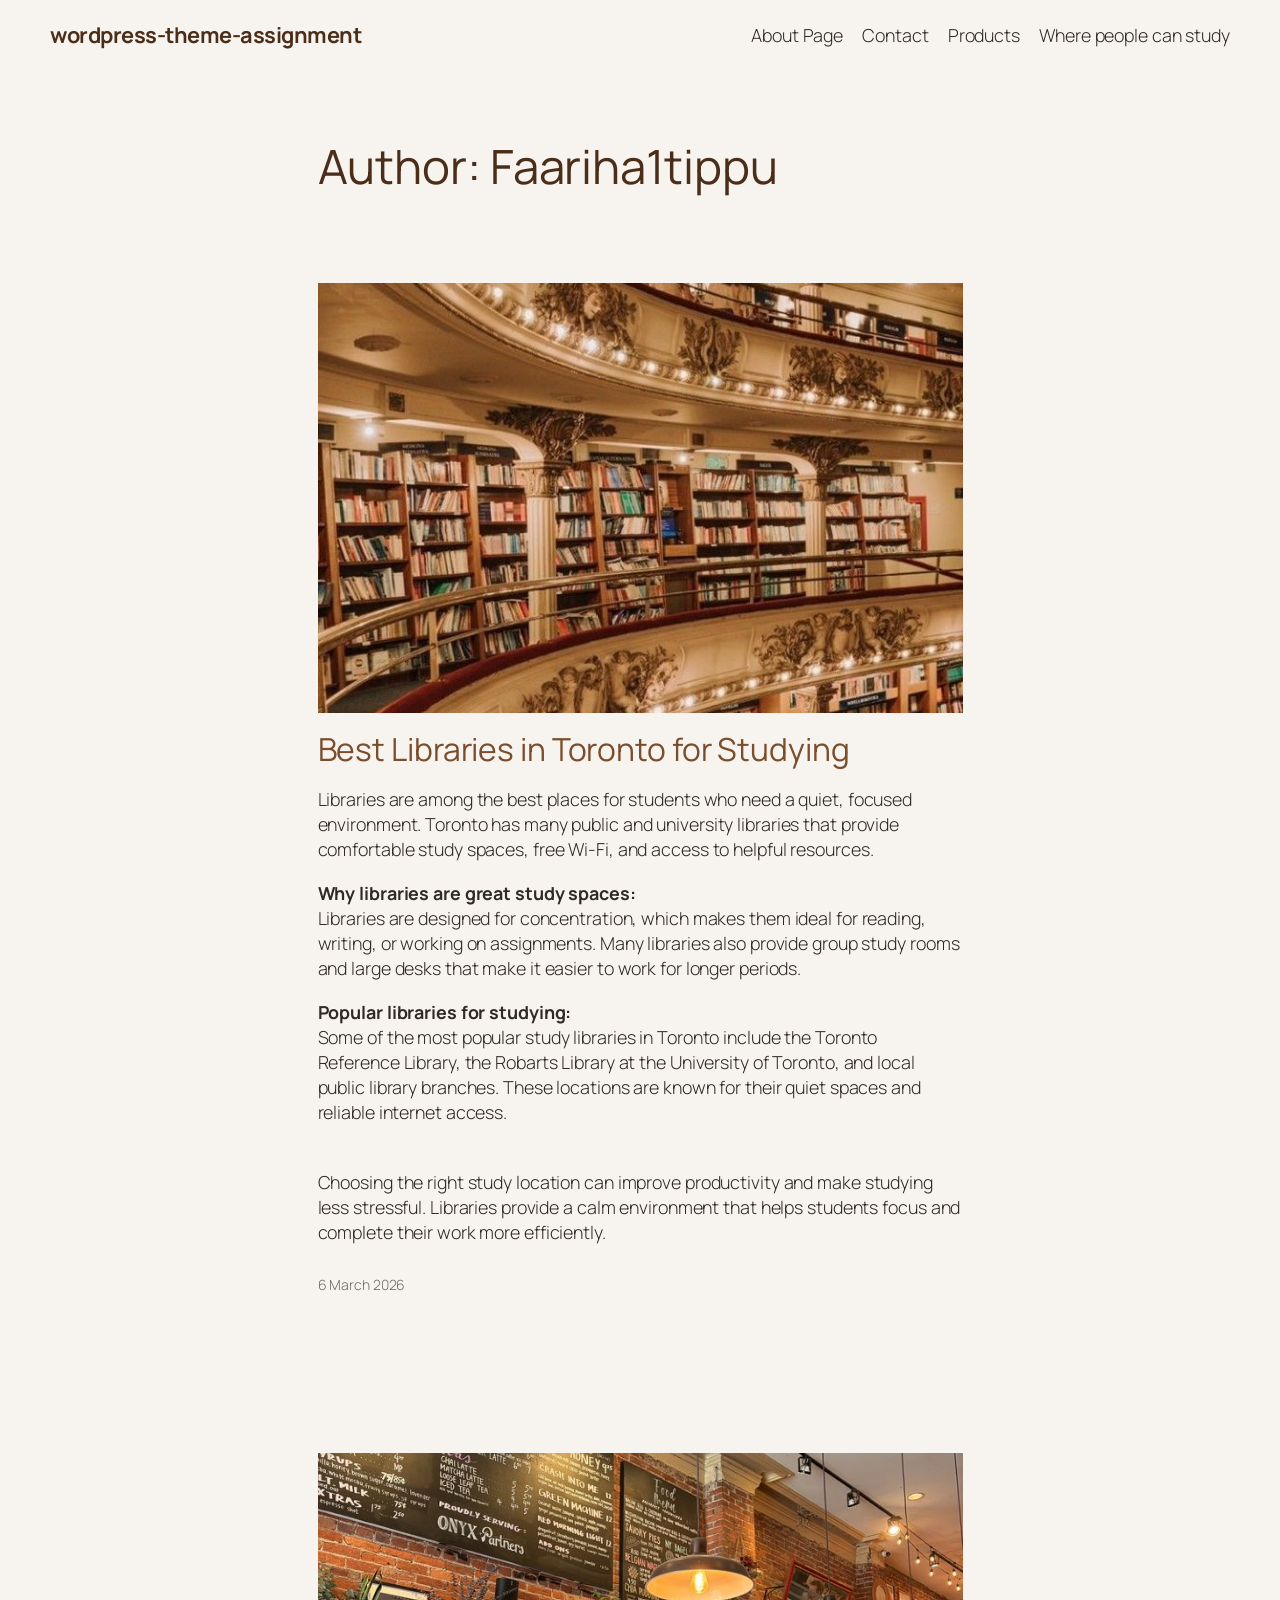
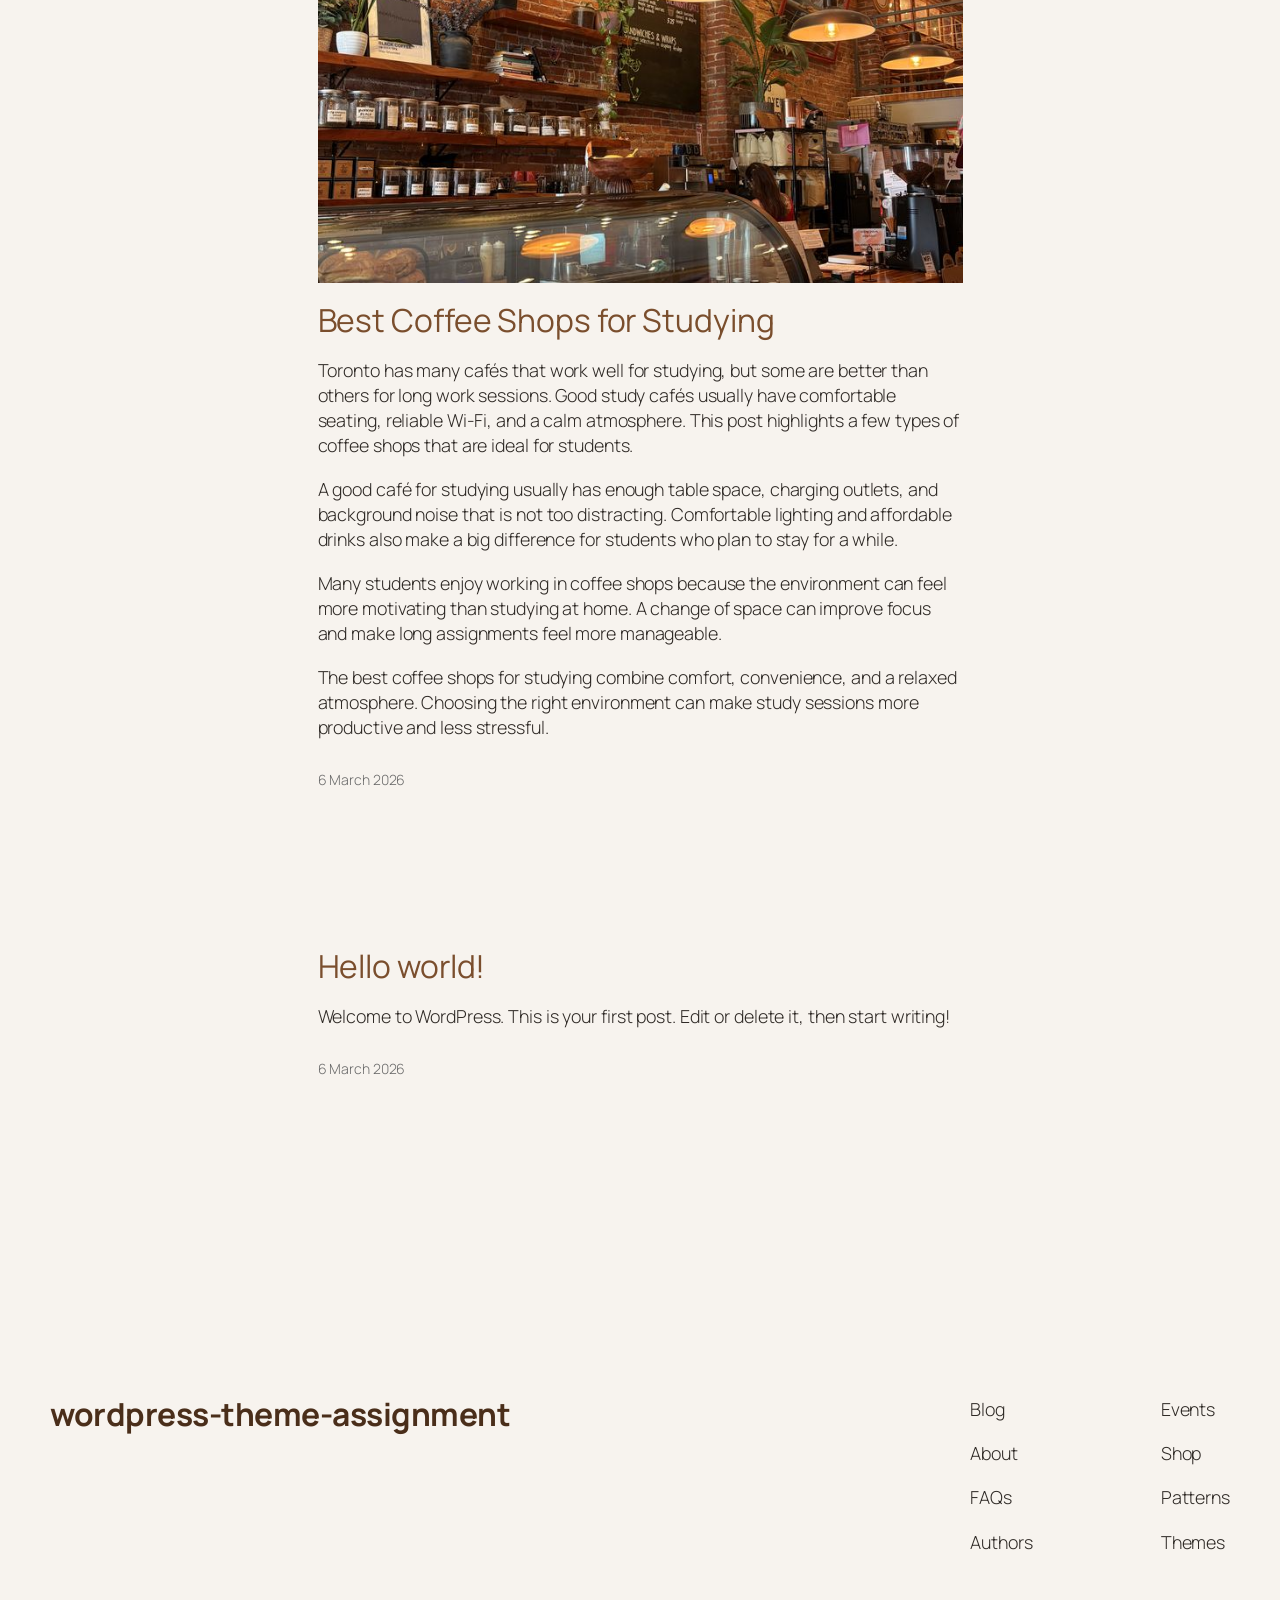
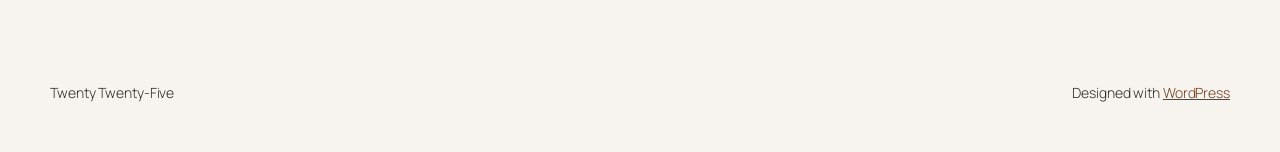
<file: author/faariha1tippu/index.html>
<!DOCTYPE html>
<html lang="en-CA">
<head>
	<meta charset="UTF-8" />
	<meta name="viewport" content="width=device-width, initial-scale=1" />
<meta name='robots' content='max-image-preview:large' />
<title>Faariha1tippu &#8211; wordpress-theme-assignment</title>
<link rel='dns-prefetch' href='//localhost' />
<link rel="alternate" type="application/rss+xml" title="wordpress-theme-assignment &raquo; Feed" href="/feed/" />
<link rel="alternate" type="application/rss+xml" title="wordpress-theme-assignment &raquo; Comments Feed" href="/comments/feed/" />
<link rel="alternate" type="application/rss+xml" title="wordpress-theme-assignment &raquo; Posts by Faariha1tippu Feed" href="/author/faariha1tippu/feed/" />
<script async src="https://www.googletagmanager.com/gtag/js?id=G-KFEBW7Q2V1"></script>
<script>
var tinyGtagJsOptions = {"ga4":"G-KFEBW7Q2V1"};
window.dataLayer || (dataLayer = []);
function gtag(){dataLayer.push(arguments);}
gtag('js', new Date());
gtag('config', "G-KFEBW7Q2V1");
</script>
<style id='wp-img-auto-sizes-contain-inline-css'>
img:is([sizes=auto i],[sizes^="auto," i]){contain-intrinsic-size:3000px 1500px}
/*# sourceURL=wp-img-auto-sizes-contain-inline-css */
</style>
<style id='wp-block-site-title-inline-css'>
.wp-block-site-title{box-sizing:border-box}.wp-block-site-title :where(a){color:inherit;font-family:inherit;font-size:inherit;font-style:inherit;font-weight:inherit;letter-spacing:inherit;line-height:inherit;text-decoration:inherit}
/*# sourceURL=/wp-includes/blocks/site-title/style.min.css */
</style>
<style id='wp-block-page-list-inline-css'>
.wp-block-navigation .wp-block-page-list{align-items:var(--navigation-layout-align,initial);background-color:inherit;display:flex;flex-direction:var(--navigation-layout-direction,initial);flex-wrap:var(--navigation-layout-wrap,wrap);justify-content:var(--navigation-layout-justify,initial)}.wp-block-navigation .wp-block-navigation-item{background-color:inherit}.wp-block-page-list{box-sizing:border-box}
/*# sourceURL=/wp-includes/blocks/page-list/style.min.css */
</style>
<style id='wp-block-navigation-inline-css'>
.wp-block-navigation{position:relative}.wp-block-navigation ul{margin-bottom:0;margin-left:0;margin-top:0;padding-left:0}.wp-block-navigation ul,.wp-block-navigation ul li{list-style:none;padding:0}.wp-block-navigation .wp-block-navigation-item{align-items:center;background-color:inherit;display:flex;position:relative}.wp-block-navigation .wp-block-navigation-item .wp-block-navigation__submenu-container:empty{display:none}.wp-block-navigation .wp-block-navigation-item__content{display:block;z-index:1}.wp-block-navigation .wp-block-navigation-item__content.wp-block-navigation-item__content{color:inherit}.wp-block-navigation.has-text-decoration-underline .wp-block-navigation-item__content,.wp-block-navigation.has-text-decoration-underline .wp-block-navigation-item__content:active,.wp-block-navigation.has-text-decoration-underline .wp-block-navigation-item__content:focus{text-decoration:underline}.wp-block-navigation.has-text-decoration-line-through .wp-block-navigation-item__content,.wp-block-navigation.has-text-decoration-line-through .wp-block-navigation-item__content:active,.wp-block-navigation.has-text-decoration-line-through .wp-block-navigation-item__content:focus{text-decoration:line-through}.wp-block-navigation :where(a),.wp-block-navigation :where(a:active),.wp-block-navigation :where(a:focus){text-decoration:none}.wp-block-navigation .wp-block-navigation__submenu-icon{align-self:center;background-color:inherit;border:none;color:currentColor;display:inline-block;font-size:inherit;height:.6em;line-height:0;margin-left:.25em;padding:0;width:.6em}.wp-block-navigation .wp-block-navigation__submenu-icon svg{display:inline-block;stroke:currentColor;height:inherit;margin-top:.075em;width:inherit}.wp-block-navigation{--navigation-layout-justification-setting:flex-start;--navigation-layout-direction:row;--navigation-layout-wrap:wrap;--navigation-layout-justify:flex-start;--navigation-layout-align:center}.wp-block-navigation.is-vertical{--navigation-layout-direction:column;--navigation-layout-justify:initial;--navigation-layout-align:flex-start}.wp-block-navigation.no-wrap{--navigation-layout-wrap:nowrap}.wp-block-navigation.items-justified-center{--navigation-layout-justification-setting:center;--navigation-layout-justify:center}.wp-block-navigation.items-justified-center.is-vertical{--navigation-layout-align:center}.wp-block-navigation.items-justified-right{--navigation-layout-justification-setting:flex-end;--navigation-layout-justify:flex-end}.wp-block-navigation.items-justified-right.is-vertical{--navigation-layout-align:flex-end}.wp-block-navigation.items-justified-space-between{--navigation-layout-justification-setting:space-between;--navigation-layout-justify:space-between}.wp-block-navigation .has-child .wp-block-navigation__submenu-container{align-items:normal;background-color:inherit;color:inherit;display:flex;flex-direction:column;opacity:0;position:absolute;z-index:2}@media not (prefers-reduced-motion){.wp-block-navigation .has-child .wp-block-navigation__submenu-container{transition:opacity .1s linear}}.wp-block-navigation .has-child .wp-block-navigation__submenu-container{height:0;overflow:hidden;visibility:hidden;width:0}.wp-block-navigation .has-child .wp-block-navigation__submenu-container>.wp-block-navigation-item>.wp-block-navigation-item__content{display:flex;flex-grow:1;padding:.5em 1em}.wp-block-navigation .has-child .wp-block-navigation__submenu-container>.wp-block-navigation-item>.wp-block-navigation-item__content .wp-block-navigation__submenu-icon{margin-left:auto;margin-right:0}.wp-block-navigation .has-child .wp-block-navigation__submenu-container .wp-block-navigation-item__content{margin:0}.wp-block-navigation .has-child .wp-block-navigation__submenu-container{left:-1px;top:100%}@media (min-width:782px){.wp-block-navigation .has-child .wp-block-navigation__submenu-container .wp-block-navigation__submenu-container{left:100%;top:-1px}.wp-block-navigation .has-child .wp-block-navigation__submenu-container .wp-block-navigation__submenu-container:before{background:#0000;content:"";display:block;height:100%;position:absolute;right:100%;width:.5em}.wp-block-navigation .has-child .wp-block-navigation__submenu-container .wp-block-navigation__submenu-icon{margin-right:.25em}.wp-block-navigation .has-child .wp-block-navigation__submenu-container .wp-block-navigation__submenu-icon svg{transform:rotate(-90deg)}}.wp-block-navigation .has-child .wp-block-navigation-submenu__toggle[aria-expanded=true]~.wp-block-navigation__submenu-container,.wp-block-navigation .has-child:not(.open-on-click):hover>.wp-block-navigation__submenu-container,.wp-block-navigation .has-child:not(.open-on-click):not(.open-on-hover-click):focus-within>.wp-block-navigation__submenu-container{height:auto;min-width:200px;opacity:1;overflow:visible;visibility:visible;width:auto}.wp-block-navigation.has-background .has-child .wp-block-navigation__submenu-container{left:0;top:100%}@media (min-width:782px){.wp-block-navigation.has-background .has-child .wp-block-navigation__submenu-container .wp-block-navigation__submenu-container{left:100%;top:0}}.wp-block-navigation-submenu{display:flex;position:relative}.wp-block-navigation-submenu .wp-block-navigation__submenu-icon svg{stroke:currentColor}button.wp-block-navigation-item__content{background-color:initial;border:none;color:currentColor;font-family:inherit;font-size:inherit;font-style:inherit;font-weight:inherit;letter-spacing:inherit;line-height:inherit;text-align:left;text-transform:inherit}.wp-block-navigation-submenu__toggle{cursor:pointer}.wp-block-navigation-submenu__toggle[aria-expanded=true]+.wp-block-navigation__submenu-icon>svg,.wp-block-navigation-submenu__toggle[aria-expanded=true]>svg{transform:rotate(180deg)}.wp-block-navigation-item.open-on-click .wp-block-navigation-submenu__toggle{padding-left:0;padding-right:.85em}.wp-block-navigation-item.open-on-click .wp-block-navigation-submenu__toggle+.wp-block-navigation__submenu-icon{margin-left:-.6em;pointer-events:none}.wp-block-navigation-item.open-on-click button.wp-block-navigation-item__content:not(.wp-block-navigation-submenu__toggle){padding:0}.wp-block-navigation .wp-block-page-list,.wp-block-navigation__container,.wp-block-navigation__responsive-close,.wp-block-navigation__responsive-container,.wp-block-navigation__responsive-container-content,.wp-block-navigation__responsive-dialog{gap:inherit}:where(.wp-block-navigation.has-background .wp-block-navigation-item a:not(.wp-element-button)),:where(.wp-block-navigation.has-background .wp-block-navigation-submenu a:not(.wp-element-button)){padding:.5em 1em}:where(.wp-block-navigation .wp-block-navigation__submenu-container .wp-block-navigation-item a:not(.wp-element-button)),:where(.wp-block-navigation .wp-block-navigation__submenu-container .wp-block-navigation-submenu a:not(.wp-element-button)),:where(.wp-block-navigation .wp-block-navigation__submenu-container .wp-block-navigation-submenu button.wp-block-navigation-item__content),:where(.wp-block-navigation .wp-block-navigation__submenu-container .wp-block-pages-list__item button.wp-block-navigation-item__content){padding:.5em 1em}.wp-block-navigation.items-justified-right .wp-block-navigation__container .has-child .wp-block-navigation__submenu-container,.wp-block-navigation.items-justified-right .wp-block-page-list>.has-child .wp-block-navigation__submenu-container,.wp-block-navigation.items-justified-space-between .wp-block-page-list>.has-child:last-child .wp-block-navigation__submenu-container,.wp-block-navigation.items-justified-space-between>.wp-block-navigation__container>.has-child:last-child .wp-block-navigation__submenu-container{left:auto;right:0}.wp-block-navigation.items-justified-right .wp-block-navigation__container .has-child .wp-block-navigation__submenu-container .wp-block-navigation__submenu-container,.wp-block-navigation.items-justified-right .wp-block-page-list>.has-child .wp-block-navigation__submenu-container .wp-block-navigation__submenu-container,.wp-block-navigation.items-justified-space-between .wp-block-page-list>.has-child:last-child .wp-block-navigation__submenu-container .wp-block-navigation__submenu-container,.wp-block-navigation.items-justified-space-between>.wp-block-navigation__container>.has-child:last-child .wp-block-navigation__submenu-container .wp-block-navigation__submenu-container{left:-1px;right:-1px}@media (min-width:782px){.wp-block-navigation.items-justified-right .wp-block-navigation__container .has-child .wp-block-navigation__submenu-container .wp-block-navigation__submenu-container,.wp-block-navigation.items-justified-right .wp-block-page-list>.has-child .wp-block-navigation__submenu-container .wp-block-navigation__submenu-container,.wp-block-navigation.items-justified-space-between .wp-block-page-list>.has-child:last-child .wp-block-navigation__submenu-container .wp-block-navigation__submenu-container,.wp-block-navigation.items-justified-space-between>.wp-block-navigation__container>.has-child:last-child .wp-block-navigation__submenu-container .wp-block-navigation__submenu-container{left:auto;right:100%}}.wp-block-navigation:not(.has-background) .wp-block-navigation__submenu-container{background-color:#fff;border:1px solid #00000026}.wp-block-navigation.has-background .wp-block-navigation__submenu-container{background-color:inherit}.wp-block-navigation:not(.has-text-color) .wp-block-navigation__submenu-container{color:#000}.wp-block-navigation__container{align-items:var(--navigation-layout-align,initial);display:flex;flex-direction:var(--navigation-layout-direction,initial);flex-wrap:var(--navigation-layout-wrap,wrap);justify-content:var(--navigation-layout-justify,initial);list-style:none;margin:0;padding-left:0}.wp-block-navigation__container .is-responsive{display:none}.wp-block-navigation__container:only-child,.wp-block-page-list:only-child{flex-grow:1}@keyframes overlay-menu__fade-in-animation{0%{opacity:0;transform:translateY(.5em)}to{opacity:1;transform:translateY(0)}}.wp-block-navigation__responsive-container{bottom:0;display:none;left:0;position:fixed;right:0;top:0}.wp-block-navigation__responsive-container :where(.wp-block-navigation-item a){color:inherit}.wp-block-navigation__responsive-container .wp-block-navigation__responsive-container-content{align-items:var(--navigation-layout-align,initial);display:flex;flex-direction:var(--navigation-layout-direction,initial);flex-wrap:var(--navigation-layout-wrap,wrap);justify-content:var(--navigation-layout-justify,initial)}.wp-block-navigation__responsive-container:not(.is-menu-open.is-menu-open){background-color:inherit!important;color:inherit!important}.wp-block-navigation__responsive-container.is-menu-open{background-color:inherit;display:flex;flex-direction:column}@media not (prefers-reduced-motion){.wp-block-navigation__responsive-container.is-menu-open{animation:overlay-menu__fade-in-animation .1s ease-out;animation-fill-mode:forwards}}.wp-block-navigation__responsive-container.is-menu-open{overflow:auto;padding:clamp(1rem,var(--wp--style--root--padding-top),20rem) clamp(1rem,var(--wp--style--root--padding-right),20rem) clamp(1rem,var(--wp--style--root--padding-bottom),20rem) clamp(1rem,var(--wp--style--root--padding-left),20rem);z-index:100000}.wp-block-navigation__responsive-container.is-menu-open .wp-block-navigation__responsive-container-content{align-items:var(--navigation-layout-justification-setting,inherit);display:flex;flex-direction:column;flex-wrap:nowrap;overflow:visible;padding-top:calc(2rem + 24px)}.wp-block-navigation__responsive-container.is-menu-open .wp-block-navigation__responsive-container-content,.wp-block-navigation__responsive-container.is-menu-open .wp-block-navigation__responsive-container-content .wp-block-navigation__container,.wp-block-navigation__responsive-container.is-menu-open .wp-block-navigation__responsive-container-content .wp-block-page-list{justify-content:flex-start}.wp-block-navigation__responsive-container.is-menu-open .wp-block-navigation__responsive-container-content .wp-block-navigation__submenu-icon{display:none}.wp-block-navigation__responsive-container.is-menu-open .wp-block-navigation__responsive-container-content .has-child .wp-block-navigation__submenu-container{border:none;height:auto;min-width:200px;opacity:1;overflow:initial;padding-left:2rem;padding-right:2rem;position:static;visibility:visible;width:auto}.wp-block-navigation__responsive-container.is-menu-open .wp-block-navigation__responsive-container-content .wp-block-navigation__container,.wp-block-navigation__responsive-container.is-menu-open .wp-block-navigation__responsive-container-content .wp-block-navigation__submenu-container{gap:inherit}.wp-block-navigation__responsive-container.is-menu-open .wp-block-navigation__responsive-container-content .wp-block-navigation__submenu-container{padding-top:var(--wp--style--block-gap,2em)}.wp-block-navigation__responsive-container.is-menu-open .wp-block-navigation__responsive-container-content .wp-block-navigation-item__content{padding:0}.wp-block-navigation__responsive-container.is-menu-open .wp-block-navigation__responsive-container-content .wp-block-navigation-item,.wp-block-navigation__responsive-container.is-menu-open .wp-block-navigation__responsive-container-content .wp-block-navigation__container,.wp-block-navigation__responsive-container.is-menu-open .wp-block-navigation__responsive-container-content .wp-block-page-list{align-items:var(--navigation-layout-justification-setting,initial);display:flex;flex-direction:column}.wp-block-navigation__responsive-container.is-menu-open .wp-block-navigation-item,.wp-block-navigation__responsive-container.is-menu-open .wp-block-navigation-item .wp-block-navigation__submenu-container,.wp-block-navigation__responsive-container.is-menu-open .wp-block-navigation__container,.wp-block-navigation__responsive-container.is-menu-open .wp-block-page-list{background:#0000!important;color:inherit!important}.wp-block-navigation__responsive-container.is-menu-open .wp-block-navigation__submenu-container.wp-block-navigation__submenu-container.wp-block-navigation__submenu-container.wp-block-navigation__submenu-container{left:auto;right:auto}@media (min-width:600px){.wp-block-navigation__responsive-container:not(.hidden-by-default):not(.is-menu-open){background-color:inherit;display:block;position:relative;width:100%;z-index:auto}.wp-block-navigation__responsive-container:not(.hidden-by-default):not(.is-menu-open) .wp-block-navigation__responsive-container-close{display:none}.wp-block-navigation__responsive-container.is-menu-open .wp-block-navigation__submenu-container.wp-block-navigation__submenu-container.wp-block-navigation__submenu-container.wp-block-navigation__submenu-container{left:0}}.wp-block-navigation:not(.has-background) .wp-block-navigation__responsive-container.is-menu-open{background-color:#fff}.wp-block-navigation:not(.has-text-color) .wp-block-navigation__responsive-container.is-menu-open{color:#000}.wp-block-navigation__toggle_button_label{font-size:1rem;font-weight:700}.wp-block-navigation__responsive-container-close,.wp-block-navigation__responsive-container-open{background:#0000;border:none;color:currentColor;cursor:pointer;margin:0;padding:0;text-transform:inherit;vertical-align:middle}.wp-block-navigation__responsive-container-close svg,.wp-block-navigation__responsive-container-open svg{fill:currentColor;display:block;height:24px;pointer-events:none;width:24px}.wp-block-navigation__responsive-container-open{display:flex}.wp-block-navigation__responsive-container-open.wp-block-navigation__responsive-container-open.wp-block-navigation__responsive-container-open{font-family:inherit;font-size:inherit;font-weight:inherit}@media (min-width:600px){.wp-block-navigation__responsive-container-open:not(.always-shown){display:none}}.wp-block-navigation__responsive-container-close{position:absolute;right:0;top:0;z-index:2}.wp-block-navigation__responsive-container-close.wp-block-navigation__responsive-container-close.wp-block-navigation__responsive-container-close{font-family:inherit;font-size:inherit;font-weight:inherit}.wp-block-navigation__responsive-close{width:100%}.has-modal-open .wp-block-navigation__responsive-close{margin-left:auto;margin-right:auto;max-width:var(--wp--style--global--wide-size,100%)}.wp-block-navigation__responsive-close:focus{outline:none}.is-menu-open .wp-block-navigation__responsive-close,.is-menu-open .wp-block-navigation__responsive-container-content,.is-menu-open .wp-block-navigation__responsive-dialog{box-sizing:border-box}.wp-block-navigation__responsive-dialog{position:relative}.has-modal-open .admin-bar .is-menu-open .wp-block-navigation__responsive-dialog{margin-top:46px}@media (min-width:782px){.has-modal-open .admin-bar .is-menu-open .wp-block-navigation__responsive-dialog{margin-top:32px}}html.has-modal-open{overflow:hidden}
/*# sourceURL=/wp-includes/blocks/navigation/style.min.css */
</style>
<style id='wp-block-group-inline-css'>
.wp-block-group{box-sizing:border-box}:where(.wp-block-group.wp-block-group-is-layout-constrained){position:relative}
/*# sourceURL=/wp-includes/blocks/group/style.min.css */
</style>
<style id='wp-block-query-title-inline-css'>
.wp-block-query-title{box-sizing:border-box}
/*# sourceURL=/wp-includes/blocks/query-title/style.min.css */
</style>
<style id='wp-block-post-featured-image-inline-css'>
.wp-block-post-featured-image{margin-left:0;margin-right:0}.wp-block-post-featured-image a{display:block;height:100%}.wp-block-post-featured-image :where(img){box-sizing:border-box;height:auto;max-width:100%;vertical-align:bottom;width:100%}.wp-block-post-featured-image.alignfull img,.wp-block-post-featured-image.alignwide img{width:100%}.wp-block-post-featured-image .wp-block-post-featured-image__overlay.has-background-dim{background-color:#000;inset:0;position:absolute}.wp-block-post-featured-image{position:relative}.wp-block-post-featured-image .wp-block-post-featured-image__overlay.has-background-gradient{background-color:initial}.wp-block-post-featured-image .wp-block-post-featured-image__overlay.has-background-dim-0{opacity:0}.wp-block-post-featured-image .wp-block-post-featured-image__overlay.has-background-dim-10{opacity:.1}.wp-block-post-featured-image .wp-block-post-featured-image__overlay.has-background-dim-20{opacity:.2}.wp-block-post-featured-image .wp-block-post-featured-image__overlay.has-background-dim-30{opacity:.3}.wp-block-post-featured-image .wp-block-post-featured-image__overlay.has-background-dim-40{opacity:.4}.wp-block-post-featured-image .wp-block-post-featured-image__overlay.has-background-dim-50{opacity:.5}.wp-block-post-featured-image .wp-block-post-featured-image__overlay.has-background-dim-60{opacity:.6}.wp-block-post-featured-image .wp-block-post-featured-image__overlay.has-background-dim-70{opacity:.7}.wp-block-post-featured-image .wp-block-post-featured-image__overlay.has-background-dim-80{opacity:.8}.wp-block-post-featured-image .wp-block-post-featured-image__overlay.has-background-dim-90{opacity:.9}.wp-block-post-featured-image .wp-block-post-featured-image__overlay.has-background-dim-100{opacity:1}.wp-block-post-featured-image:where(.alignleft,.alignright){width:100%}
/*# sourceURL=/wp-includes/blocks/post-featured-image/style.min.css */
</style>
<style id='wp-block-post-title-inline-css'>
.wp-block-post-title{box-sizing:border-box;word-break:break-word}.wp-block-post-title :where(a){display:inline-block;font-family:inherit;font-size:inherit;font-style:inherit;font-weight:inherit;letter-spacing:inherit;line-height:inherit;text-decoration:inherit}
/*# sourceURL=/wp-includes/blocks/post-title/style.min.css */
</style>
<style id='wp-block-paragraph-inline-css'>
.is-small-text{font-size:.875em}.is-regular-text{font-size:1em}.is-large-text{font-size:2.25em}.is-larger-text{font-size:3em}.has-drop-cap:not(:focus):first-letter{float:left;font-size:8.4em;font-style:normal;font-weight:100;line-height:.68;margin:.05em .1em 0 0;text-transform:uppercase}body.rtl .has-drop-cap:not(:focus):first-letter{float:none;margin-left:.1em}p.has-drop-cap.has-background{overflow:hidden}:root :where(p.has-background){padding:1.25em 2.375em}:where(p.has-text-color:not(.has-link-color)) a{color:inherit}p.has-text-align-left[style*="writing-mode:vertical-lr"],p.has-text-align-right[style*="writing-mode:vertical-rl"]{rotate:180deg}
/*# sourceURL=/wp-includes/blocks/paragraph/style.min.css */
</style>
<style id='wp-block-post-content-inline-css'>
.wp-block-post-content{display:flow-root}
/*# sourceURL=/wp-includes/blocks/post-content/style.min.css */
</style>
<style id='wp-block-post-date-inline-css'>
.wp-block-post-date{box-sizing:border-box}
/*# sourceURL=/wp-includes/blocks/post-date/style.min.css */
</style>
<style id='wp-block-post-template-inline-css'>
.wp-block-post-template{box-sizing:border-box;list-style:none;margin-bottom:0;margin-top:0;max-width:100%;padding:0}.wp-block-post-template.is-flex-container{display:flex;flex-direction:row;flex-wrap:wrap;gap:1.25em}.wp-block-post-template.is-flex-container>li{margin:0;width:100%}@media (min-width:600px){.wp-block-post-template.is-flex-container.is-flex-container.columns-2>li{width:calc(50% - .625em)}.wp-block-post-template.is-flex-container.is-flex-container.columns-3>li{width:calc(33.33333% - .83333em)}.wp-block-post-template.is-flex-container.is-flex-container.columns-4>li{width:calc(25% - .9375em)}.wp-block-post-template.is-flex-container.is-flex-container.columns-5>li{width:calc(20% - 1em)}.wp-block-post-template.is-flex-container.is-flex-container.columns-6>li{width:calc(16.66667% - 1.04167em)}}@media (max-width:600px){.wp-block-post-template-is-layout-grid.wp-block-post-template-is-layout-grid.wp-block-post-template-is-layout-grid.wp-block-post-template-is-layout-grid{grid-template-columns:1fr}}.wp-block-post-template-is-layout-constrained>li>.alignright,.wp-block-post-template-is-layout-flow>li>.alignright{float:right;margin-inline-end:0;margin-inline-start:2em}.wp-block-post-template-is-layout-constrained>li>.alignleft,.wp-block-post-template-is-layout-flow>li>.alignleft{float:left;margin-inline-end:2em;margin-inline-start:0}.wp-block-post-template-is-layout-constrained>li>.aligncenter,.wp-block-post-template-is-layout-flow>li>.aligncenter{margin-inline-end:auto;margin-inline-start:auto}
/*# sourceURL=/wp-includes/blocks/post-template/style.min.css */
</style>
<style id='wp-block-spacer-inline-css'>
.wp-block-spacer{clear:both}
/*# sourceURL=/wp-includes/blocks/spacer/style.min.css */
</style>
<style id='wp-block-columns-inline-css'>
.wp-block-columns{box-sizing:border-box;display:flex;flex-wrap:wrap!important}@media (min-width:782px){.wp-block-columns{flex-wrap:nowrap!important}}.wp-block-columns{align-items:normal!important}.wp-block-columns.are-vertically-aligned-top{align-items:flex-start}.wp-block-columns.are-vertically-aligned-center{align-items:center}.wp-block-columns.are-vertically-aligned-bottom{align-items:flex-end}@media (max-width:781px){.wp-block-columns:not(.is-not-stacked-on-mobile)>.wp-block-column{flex-basis:100%!important}}@media (min-width:782px){.wp-block-columns:not(.is-not-stacked-on-mobile)>.wp-block-column{flex-basis:0;flex-grow:1}.wp-block-columns:not(.is-not-stacked-on-mobile)>.wp-block-column[style*=flex-basis]{flex-grow:0}}.wp-block-columns.is-not-stacked-on-mobile{flex-wrap:nowrap!important}.wp-block-columns.is-not-stacked-on-mobile>.wp-block-column{flex-basis:0;flex-grow:1}.wp-block-columns.is-not-stacked-on-mobile>.wp-block-column[style*=flex-basis]{flex-grow:0}:where(.wp-block-columns){margin-bottom:1.75em}:where(.wp-block-columns.has-background){padding:1.25em 2.375em}.wp-block-column{flex-grow:1;min-width:0;overflow-wrap:break-word;word-break:break-word}.wp-block-column.is-vertically-aligned-top{align-self:flex-start}.wp-block-column.is-vertically-aligned-center{align-self:center}.wp-block-column.is-vertically-aligned-bottom{align-self:flex-end}.wp-block-column.is-vertically-aligned-stretch{align-self:stretch}.wp-block-column.is-vertically-aligned-bottom,.wp-block-column.is-vertically-aligned-center,.wp-block-column.is-vertically-aligned-top{width:100%}
/*# sourceURL=/wp-includes/blocks/columns/style.min.css */
</style>
<style id='wp-block-navigation-link-inline-css'>
.wp-block-navigation .wp-block-navigation-item__label{overflow-wrap:break-word}.wp-block-navigation .wp-block-navigation-item__description{display:none}.link-ui-tools{outline:1px solid #f0f0f0;padding:8px}.link-ui-block-inserter{padding-top:8px}.link-ui-block-inserter__back{margin-left:8px;text-transform:uppercase}
/*# sourceURL=/wp-includes/blocks/navigation-link/style.min.css */
</style>
<style id='wp-emoji-styles-inline-css'>

	img.wp-smiley, img.emoji {
		display: inline !important;
		border: none !important;
		box-shadow: none !important;
		height: 1em !important;
		width: 1em !important;
		margin: 0 0.07em !important;
		vertical-align: -0.1em !important;
		background: none !important;
		padding: 0 !important;
	}
/*# sourceURL=wp-emoji-styles-inline-css */
</style>
<style id='wp-block-library-inline-css'>
:root{--wp-block-synced-color:#7a00df;--wp-block-synced-color--rgb:122,0,223;--wp-bound-block-color:var(--wp-block-synced-color);--wp-editor-canvas-background:#ddd;--wp-admin-theme-color:#007cba;--wp-admin-theme-color--rgb:0,124,186;--wp-admin-theme-color-darker-10:#006ba1;--wp-admin-theme-color-darker-10--rgb:0,107,160.5;--wp-admin-theme-color-darker-20:#005a87;--wp-admin-theme-color-darker-20--rgb:0,90,135;--wp-admin-border-width-focus:2px}@media (min-resolution:192dpi){:root{--wp-admin-border-width-focus:1.5px}}.wp-element-button{cursor:pointer}:root .has-very-light-gray-background-color{background-color:#eee}:root .has-very-dark-gray-background-color{background-color:#313131}:root .has-very-light-gray-color{color:#eee}:root .has-very-dark-gray-color{color:#313131}:root .has-vivid-green-cyan-to-vivid-cyan-blue-gradient-background{background:linear-gradient(135deg,#00d084,#0693e3)}:root .has-purple-crush-gradient-background{background:linear-gradient(135deg,#34e2e4,#4721fb 50%,#ab1dfe)}:root .has-hazy-dawn-gradient-background{background:linear-gradient(135deg,#faaca8,#dad0ec)}:root .has-subdued-olive-gradient-background{background:linear-gradient(135deg,#fafae1,#67a671)}:root .has-atomic-cream-gradient-background{background:linear-gradient(135deg,#fdd79a,#004a59)}:root .has-nightshade-gradient-background{background:linear-gradient(135deg,#330968,#31cdcf)}:root .has-midnight-gradient-background{background:linear-gradient(135deg,#020381,#2874fc)}:root{--wp--preset--font-size--normal:16px;--wp--preset--font-size--huge:42px}.has-regular-font-size{font-size:1em}.has-larger-font-size{font-size:2.625em}.has-normal-font-size{font-size:var(--wp--preset--font-size--normal)}.has-huge-font-size{font-size:var(--wp--preset--font-size--huge)}.has-text-align-center{text-align:center}.has-text-align-left{text-align:left}.has-text-align-right{text-align:right}.has-fit-text{white-space:nowrap!important}#end-resizable-editor-section{display:none}.aligncenter{clear:both}.items-justified-left{justify-content:flex-start}.items-justified-center{justify-content:center}.items-justified-right{justify-content:flex-end}.items-justified-space-between{justify-content:space-between}.screen-reader-text{border:0;clip-path:inset(50%);height:1px;margin:-1px;overflow:hidden;padding:0;position:absolute;width:1px;word-wrap:normal!important}.screen-reader-text:focus{background-color:#ddd;clip-path:none;color:#444;display:block;font-size:1em;height:auto;left:5px;line-height:normal;padding:15px 23px 14px;text-decoration:none;top:5px;width:auto;z-index:100000}html :where(.has-border-color){border-style:solid}html :where([style*=border-top-color]){border-top-style:solid}html :where([style*=border-right-color]){border-right-style:solid}html :where([style*=border-bottom-color]){border-bottom-style:solid}html :where([style*=border-left-color]){border-left-style:solid}html :where([style*=border-width]){border-style:solid}html :where([style*=border-top-width]){border-top-style:solid}html :where([style*=border-right-width]){border-right-style:solid}html :where([style*=border-bottom-width]){border-bottom-style:solid}html :where([style*=border-left-width]){border-left-style:solid}html :where(img[class*=wp-image-]){height:auto;max-width:100%}:where(figure){margin:0 0 1em}html :where(.is-position-sticky){--wp-admin--admin-bar--position-offset:var(--wp-admin--admin-bar--height,0px)}@media screen and (max-width:600px){html :where(.is-position-sticky){--wp-admin--admin-bar--position-offset:0px}}
/*# sourceURL=/wp-includes/css/dist/block-library/common.min.css */
</style>
<link rel='stylesheet' id='dashicons-css' href='/wp-includes/css/dashicons.min.css?ver=6.9.4' media='all' />
<link rel='stylesheet' id='al_product_styles-css' href='/wp-content/plugins/ecommerce-product-catalog/css/al_product.min.css?timestamp=1773449372&#038;ver=6.9.4' media='all' />
<link rel='stylesheet' id='ic_blocks-css' href='/wp-content/plugins/ecommerce-product-catalog/includes/blocks/ic-blocks.min.css?timestamp=1773449372&#038;ver=6.9.4' media='all' />
<style id='global-styles-inline-css'>
:root{--wp--preset--aspect-ratio--square: 1;--wp--preset--aspect-ratio--4-3: 4/3;--wp--preset--aspect-ratio--3-4: 3/4;--wp--preset--aspect-ratio--3-2: 3/2;--wp--preset--aspect-ratio--2-3: 2/3;--wp--preset--aspect-ratio--16-9: 16/9;--wp--preset--aspect-ratio--9-16: 9/16;--wp--preset--color--black: #000000;--wp--preset--color--cyan-bluish-gray: #abb8c3;--wp--preset--color--white: #ffffff;--wp--preset--color--pale-pink: #f78da7;--wp--preset--color--vivid-red: #cf2e2e;--wp--preset--color--luminous-vivid-orange: #ff6900;--wp--preset--color--luminous-vivid-amber: #fcb900;--wp--preset--color--light-green-cyan: #7bdcb5;--wp--preset--color--vivid-green-cyan: #00d084;--wp--preset--color--pale-cyan-blue: #8ed1fc;--wp--preset--color--vivid-cyan-blue: #0693e3;--wp--preset--color--vivid-purple: #9b51e0;--wp--preset--color--base: #FFFFFF;--wp--preset--color--contrast: #111111;--wp--preset--color--accent-1: #FFEE58;--wp--preset--color--accent-2: #F6CFF4;--wp--preset--color--accent-3: #503AA8;--wp--preset--color--accent-4: #686868;--wp--preset--color--accent-5: #FBFAF3;--wp--preset--color--accent-6: color-mix(in srgb, currentColor 20%, transparent);--wp--preset--gradient--vivid-cyan-blue-to-vivid-purple: linear-gradient(135deg,rgb(6,147,227) 0%,rgb(155,81,224) 100%);--wp--preset--gradient--light-green-cyan-to-vivid-green-cyan: linear-gradient(135deg,rgb(122,220,180) 0%,rgb(0,208,130) 100%);--wp--preset--gradient--luminous-vivid-amber-to-luminous-vivid-orange: linear-gradient(135deg,rgb(252,185,0) 0%,rgb(255,105,0) 100%);--wp--preset--gradient--luminous-vivid-orange-to-vivid-red: linear-gradient(135deg,rgb(255,105,0) 0%,rgb(207,46,46) 100%);--wp--preset--gradient--very-light-gray-to-cyan-bluish-gray: linear-gradient(135deg,rgb(238,238,238) 0%,rgb(169,184,195) 100%);--wp--preset--gradient--cool-to-warm-spectrum: linear-gradient(135deg,rgb(74,234,220) 0%,rgb(151,120,209) 20%,rgb(207,42,186) 40%,rgb(238,44,130) 60%,rgb(251,105,98) 80%,rgb(254,248,76) 100%);--wp--preset--gradient--blush-light-purple: linear-gradient(135deg,rgb(255,206,236) 0%,rgb(152,150,240) 100%);--wp--preset--gradient--blush-bordeaux: linear-gradient(135deg,rgb(254,205,165) 0%,rgb(254,45,45) 50%,rgb(107,0,62) 100%);--wp--preset--gradient--luminous-dusk: linear-gradient(135deg,rgb(255,203,112) 0%,rgb(199,81,192) 50%,rgb(65,88,208) 100%);--wp--preset--gradient--pale-ocean: linear-gradient(135deg,rgb(255,245,203) 0%,rgb(182,227,212) 50%,rgb(51,167,181) 100%);--wp--preset--gradient--electric-grass: linear-gradient(135deg,rgb(202,248,128) 0%,rgb(113,206,126) 100%);--wp--preset--gradient--midnight: linear-gradient(135deg,rgb(2,3,129) 0%,rgb(40,116,252) 100%);--wp--preset--font-size--small: 0.875rem;--wp--preset--font-size--medium: clamp(1rem, 1rem + ((1vw - 0.2rem) * 0.196), 1.125rem);--wp--preset--font-size--large: clamp(1.125rem, 1.125rem + ((1vw - 0.2rem) * 0.392), 1.375rem);--wp--preset--font-size--x-large: clamp(1.75rem, 1.75rem + ((1vw - 0.2rem) * 0.392), 2rem);--wp--preset--font-size--xx-large: clamp(2.15rem, 2.15rem + ((1vw - 0.2rem) * 1.333), 3rem);--wp--preset--font-family--manrope: Manrope, sans-serif;--wp--preset--font-family--fira-code: "Fira Code", monospace;--wp--preset--spacing--20: 10px;--wp--preset--spacing--30: 20px;--wp--preset--spacing--40: 30px;--wp--preset--spacing--50: clamp(30px, 5vw, 50px);--wp--preset--spacing--60: clamp(30px, 7vw, 70px);--wp--preset--spacing--70: clamp(50px, 7vw, 90px);--wp--preset--spacing--80: clamp(70px, 10vw, 140px);--wp--preset--shadow--natural: 6px 6px 9px rgba(0, 0, 0, 0.2);--wp--preset--shadow--deep: 12px 12px 50px rgba(0, 0, 0, 0.4);--wp--preset--shadow--sharp: 6px 6px 0px rgba(0, 0, 0, 0.2);--wp--preset--shadow--outlined: 6px 6px 0px -3px rgb(255, 255, 255), 6px 6px rgb(0, 0, 0);--wp--preset--shadow--crisp: 6px 6px 0px rgb(0, 0, 0);}:root { --wp--style--global--content-size: 645px;--wp--style--global--wide-size: 1340px; }:where(body) { margin: 0; }.wp-site-blocks { padding-top: var(--wp--style--root--padding-top); padding-bottom: var(--wp--style--root--padding-bottom); }.has-global-padding { padding-right: var(--wp--style--root--padding-right); padding-left: var(--wp--style--root--padding-left); }.has-global-padding > .alignfull { margin-right: calc(var(--wp--style--root--padding-right) * -1); margin-left: calc(var(--wp--style--root--padding-left) * -1); }.has-global-padding :where(:not(.alignfull.is-layout-flow) > .has-global-padding:not(.wp-block-block, .alignfull)) { padding-right: 0; padding-left: 0; }.has-global-padding :where(:not(.alignfull.is-layout-flow) > .has-global-padding:not(.wp-block-block, .alignfull)) > .alignfull { margin-left: 0; margin-right: 0; }.wp-site-blocks > .alignleft { float: left; margin-right: 2em; }.wp-site-blocks > .alignright { float: right; margin-left: 2em; }.wp-site-blocks > .aligncenter { justify-content: center; margin-left: auto; margin-right: auto; }:where(.wp-site-blocks) > * { margin-block-start: 1.2rem; margin-block-end: 0; }:where(.wp-site-blocks) > :first-child { margin-block-start: 0; }:where(.wp-site-blocks) > :last-child { margin-block-end: 0; }:root { --wp--style--block-gap: 1.2rem; }:root :where(.is-layout-flow) > :first-child{margin-block-start: 0;}:root :where(.is-layout-flow) > :last-child{margin-block-end: 0;}:root :where(.is-layout-flow) > *{margin-block-start: 1.2rem;margin-block-end: 0;}:root :where(.is-layout-constrained) > :first-child{margin-block-start: 0;}:root :where(.is-layout-constrained) > :last-child{margin-block-end: 0;}:root :where(.is-layout-constrained) > *{margin-block-start: 1.2rem;margin-block-end: 0;}:root :where(.is-layout-flex){gap: 1.2rem;}:root :where(.is-layout-grid){gap: 1.2rem;}.is-layout-flow > .alignleft{float: left;margin-inline-start: 0;margin-inline-end: 2em;}.is-layout-flow > .alignright{float: right;margin-inline-start: 2em;margin-inline-end: 0;}.is-layout-flow > .aligncenter{margin-left: auto !important;margin-right: auto !important;}.is-layout-constrained > .alignleft{float: left;margin-inline-start: 0;margin-inline-end: 2em;}.is-layout-constrained > .alignright{float: right;margin-inline-start: 2em;margin-inline-end: 0;}.is-layout-constrained > .aligncenter{margin-left: auto !important;margin-right: auto !important;}.is-layout-constrained > :where(:not(.alignleft):not(.alignright):not(.alignfull)){max-width: var(--wp--style--global--content-size);margin-left: auto !important;margin-right: auto !important;}.is-layout-constrained > .alignwide{max-width: var(--wp--style--global--wide-size);}body .is-layout-flex{display: flex;}.is-layout-flex{flex-wrap: wrap;align-items: center;}.is-layout-flex > :is(*, div){margin: 0;}body .is-layout-grid{display: grid;}.is-layout-grid > :is(*, div){margin: 0;}body{background-color: var(--wp--preset--color--base);color: var(--wp--preset--color--contrast);font-family: var(--wp--preset--font-family--manrope);font-size: var(--wp--preset--font-size--large);font-weight: 300;letter-spacing: -0.1px;line-height: 1.4;--wp--style--root--padding-top: 0px;--wp--style--root--padding-right: var(--wp--preset--spacing--50);--wp--style--root--padding-bottom: 0px;--wp--style--root--padding-left: var(--wp--preset--spacing--50);}a:where(:not(.wp-element-button)){color: currentColor;text-decoration: underline;}:root :where(a:where(:not(.wp-element-button)):hover){text-decoration: none;}h1, h2, h3, h4, h5, h6{font-weight: 400;letter-spacing: -0.1px;line-height: 1.125;}h1{font-size: var(--wp--preset--font-size--xx-large);}h2{font-size: var(--wp--preset--font-size--x-large);}h3{font-size: var(--wp--preset--font-size--large);}h4{font-size: var(--wp--preset--font-size--medium);}h5{font-size: var(--wp--preset--font-size--small);letter-spacing: 0.5px;}h6{font-size: var(--wp--preset--font-size--small);font-weight: 700;letter-spacing: 1.4px;text-transform: uppercase;}:root :where(.wp-element-button, .wp-block-button__link){background-color: var(--wp--preset--color--contrast);border-width: 0;color: var(--wp--preset--color--base);font-family: inherit;font-size: var(--wp--preset--font-size--medium);font-style: inherit;font-weight: inherit;letter-spacing: inherit;line-height: inherit;padding-top: 1rem;padding-right: 2.25rem;padding-bottom: 1rem;padding-left: 2.25rem;text-decoration: none;text-transform: inherit;}:root :where(.wp-element-button:hover, .wp-block-button__link:hover){background-color: color-mix(in srgb, var(--wp--preset--color--contrast) 85%, transparent);border-color: transparent;color: var(--wp--preset--color--base);}:root :where(.wp-element-button:focus, .wp-block-button__link:focus){outline-color: var(--wp--preset--color--accent-4);outline-offset: 2px;}:root :where(.wp-element-caption, .wp-block-audio figcaption, .wp-block-embed figcaption, .wp-block-gallery figcaption, .wp-block-image figcaption, .wp-block-table figcaption, .wp-block-video figcaption){font-size: var(--wp--preset--font-size--small);line-height: 1.4;}.has-black-color{color: var(--wp--preset--color--black) !important;}.has-cyan-bluish-gray-color{color: var(--wp--preset--color--cyan-bluish-gray) !important;}.has-white-color{color: var(--wp--preset--color--white) !important;}.has-pale-pink-color{color: var(--wp--preset--color--pale-pink) !important;}.has-vivid-red-color{color: var(--wp--preset--color--vivid-red) !important;}.has-luminous-vivid-orange-color{color: var(--wp--preset--color--luminous-vivid-orange) !important;}.has-luminous-vivid-amber-color{color: var(--wp--preset--color--luminous-vivid-amber) !important;}.has-light-green-cyan-color{color: var(--wp--preset--color--light-green-cyan) !important;}.has-vivid-green-cyan-color{color: var(--wp--preset--color--vivid-green-cyan) !important;}.has-pale-cyan-blue-color{color: var(--wp--preset--color--pale-cyan-blue) !important;}.has-vivid-cyan-blue-color{color: var(--wp--preset--color--vivid-cyan-blue) !important;}.has-vivid-purple-color{color: var(--wp--preset--color--vivid-purple) !important;}.has-base-color{color: var(--wp--preset--color--base) !important;}.has-contrast-color{color: var(--wp--preset--color--contrast) !important;}.has-accent-1-color{color: var(--wp--preset--color--accent-1) !important;}.has-accent-2-color{color: var(--wp--preset--color--accent-2) !important;}.has-accent-3-color{color: var(--wp--preset--color--accent-3) !important;}.has-accent-4-color{color: var(--wp--preset--color--accent-4) !important;}.has-accent-5-color{color: var(--wp--preset--color--accent-5) !important;}.has-accent-6-color{color: var(--wp--preset--color--accent-6) !important;}.has-black-background-color{background-color: var(--wp--preset--color--black) !important;}.has-cyan-bluish-gray-background-color{background-color: var(--wp--preset--color--cyan-bluish-gray) !important;}.has-white-background-color{background-color: var(--wp--preset--color--white) !important;}.has-pale-pink-background-color{background-color: var(--wp--preset--color--pale-pink) !important;}.has-vivid-red-background-color{background-color: var(--wp--preset--color--vivid-red) !important;}.has-luminous-vivid-orange-background-color{background-color: var(--wp--preset--color--luminous-vivid-orange) !important;}.has-luminous-vivid-amber-background-color{background-color: var(--wp--preset--color--luminous-vivid-amber) !important;}.has-light-green-cyan-background-color{background-color: var(--wp--preset--color--light-green-cyan) !important;}.has-vivid-green-cyan-background-color{background-color: var(--wp--preset--color--vivid-green-cyan) !important;}.has-pale-cyan-blue-background-color{background-color: var(--wp--preset--color--pale-cyan-blue) !important;}.has-vivid-cyan-blue-background-color{background-color: var(--wp--preset--color--vivid-cyan-blue) !important;}.has-vivid-purple-background-color{background-color: var(--wp--preset--color--vivid-purple) !important;}.has-base-background-color{background-color: var(--wp--preset--color--base) !important;}.has-contrast-background-color{background-color: var(--wp--preset--color--contrast) !important;}.has-accent-1-background-color{background-color: var(--wp--preset--color--accent-1) !important;}.has-accent-2-background-color{background-color: var(--wp--preset--color--accent-2) !important;}.has-accent-3-background-color{background-color: var(--wp--preset--color--accent-3) !important;}.has-accent-4-background-color{background-color: var(--wp--preset--color--accent-4) !important;}.has-accent-5-background-color{background-color: var(--wp--preset--color--accent-5) !important;}.has-accent-6-background-color{background-color: var(--wp--preset--color--accent-6) !important;}.has-black-border-color{border-color: var(--wp--preset--color--black) !important;}.has-cyan-bluish-gray-border-color{border-color: var(--wp--preset--color--cyan-bluish-gray) !important;}.has-white-border-color{border-color: var(--wp--preset--color--white) !important;}.has-pale-pink-border-color{border-color: var(--wp--preset--color--pale-pink) !important;}.has-vivid-red-border-color{border-color: var(--wp--preset--color--vivid-red) !important;}.has-luminous-vivid-orange-border-color{border-color: var(--wp--preset--color--luminous-vivid-orange) !important;}.has-luminous-vivid-amber-border-color{border-color: var(--wp--preset--color--luminous-vivid-amber) !important;}.has-light-green-cyan-border-color{border-color: var(--wp--preset--color--light-green-cyan) !important;}.has-vivid-green-cyan-border-color{border-color: var(--wp--preset--color--vivid-green-cyan) !important;}.has-pale-cyan-blue-border-color{border-color: var(--wp--preset--color--pale-cyan-blue) !important;}.has-vivid-cyan-blue-border-color{border-color: var(--wp--preset--color--vivid-cyan-blue) !important;}.has-vivid-purple-border-color{border-color: var(--wp--preset--color--vivid-purple) !important;}.has-base-border-color{border-color: var(--wp--preset--color--base) !important;}.has-contrast-border-color{border-color: var(--wp--preset--color--contrast) !important;}.has-accent-1-border-color{border-color: var(--wp--preset--color--accent-1) !important;}.has-accent-2-border-color{border-color: var(--wp--preset--color--accent-2) !important;}.has-accent-3-border-color{border-color: var(--wp--preset--color--accent-3) !important;}.has-accent-4-border-color{border-color: var(--wp--preset--color--accent-4) !important;}.has-accent-5-border-color{border-color: var(--wp--preset--color--accent-5) !important;}.has-accent-6-border-color{border-color: var(--wp--preset--color--accent-6) !important;}.has-vivid-cyan-blue-to-vivid-purple-gradient-background{background: var(--wp--preset--gradient--vivid-cyan-blue-to-vivid-purple) !important;}.has-light-green-cyan-to-vivid-green-cyan-gradient-background{background: var(--wp--preset--gradient--light-green-cyan-to-vivid-green-cyan) !important;}.has-luminous-vivid-amber-to-luminous-vivid-orange-gradient-background{background: var(--wp--preset--gradient--luminous-vivid-amber-to-luminous-vivid-orange) !important;}.has-luminous-vivid-orange-to-vivid-red-gradient-background{background: var(--wp--preset--gradient--luminous-vivid-orange-to-vivid-red) !important;}.has-very-light-gray-to-cyan-bluish-gray-gradient-background{background: var(--wp--preset--gradient--very-light-gray-to-cyan-bluish-gray) !important;}.has-cool-to-warm-spectrum-gradient-background{background: var(--wp--preset--gradient--cool-to-warm-spectrum) !important;}.has-blush-light-purple-gradient-background{background: var(--wp--preset--gradient--blush-light-purple) !important;}.has-blush-bordeaux-gradient-background{background: var(--wp--preset--gradient--blush-bordeaux) !important;}.has-luminous-dusk-gradient-background{background: var(--wp--preset--gradient--luminous-dusk) !important;}.has-pale-ocean-gradient-background{background: var(--wp--preset--gradient--pale-ocean) !important;}.has-electric-grass-gradient-background{background: var(--wp--preset--gradient--electric-grass) !important;}.has-midnight-gradient-background{background: var(--wp--preset--gradient--midnight) !important;}.has-small-font-size{font-size: var(--wp--preset--font-size--small) !important;}.has-medium-font-size{font-size: var(--wp--preset--font-size--medium) !important;}.has-large-font-size{font-size: var(--wp--preset--font-size--large) !important;}.has-x-large-font-size{font-size: var(--wp--preset--font-size--x-large) !important;}.has-xx-large-font-size{font-size: var(--wp--preset--font-size--xx-large) !important;}.has-manrope-font-family{font-family: var(--wp--preset--font-family--manrope) !important;}.has-fira-code-font-family{font-family: var(--wp--preset--font-family--fira-code) !important;}
:root :where(.wp-block-columns-is-layout-flow) > :first-child{margin-block-start: 0;}:root :where(.wp-block-columns-is-layout-flow) > :last-child{margin-block-end: 0;}:root :where(.wp-block-columns-is-layout-flow) > *{margin-block-start: var(--wp--preset--spacing--50);margin-block-end: 0;}:root :where(.wp-block-columns-is-layout-constrained) > :first-child{margin-block-start: 0;}:root :where(.wp-block-columns-is-layout-constrained) > :last-child{margin-block-end: 0;}:root :where(.wp-block-columns-is-layout-constrained) > *{margin-block-start: var(--wp--preset--spacing--50);margin-block-end: 0;}:root :where(.wp-block-columns-is-layout-flex){gap: var(--wp--preset--spacing--50);}:root :where(.wp-block-columns-is-layout-grid){gap: var(--wp--preset--spacing--50);}
:root :where(.wp-block-post-date){color: var(--wp--preset--color--accent-4);font-size: var(--wp--preset--font-size--small);}
:root :where(.wp-block-post-date a:where(:not(.wp-element-button))){color: var(--wp--preset--color--accent-4);text-decoration: none;}
:root :where(.wp-block-post-date a:where(:not(.wp-element-button)):hover){text-decoration: underline;}
:root :where(.wp-block-post-title a:where(:not(.wp-element-button))){text-decoration: none;}
:root :where(.wp-block-post-title a:where(:not(.wp-element-button)):hover){text-decoration: underline;}
:root :where(.wp-block-site-title){font-weight: 700;letter-spacing: -.5px;}
:root :where(.wp-block-site-title a:where(:not(.wp-element-button))){text-decoration: none;}
:root :where(.wp-block-site-title a:where(:not(.wp-element-button)):hover){text-decoration: underline;}
:root :where(.wp-block-navigation){font-size: var(--wp--preset--font-size--medium);}
:root :where(.wp-block-navigation a:where(:not(.wp-element-button))){text-decoration: none;}
:root :where(.wp-block-navigation a:where(:not(.wp-element-button)):hover){text-decoration: underline;}
/*# sourceURL=global-styles-inline-css */
</style>
<style id='core-block-supports-inline-css'>
.wp-container-core-navigation-is-layout-fc306653{justify-content:flex-end;}.wp-container-core-group-is-layout-f4c28e8b{flex-wrap:nowrap;gap:var(--wp--preset--spacing--10);justify-content:flex-end;}.wp-container-core-group-is-layout-8165f36a{flex-wrap:nowrap;justify-content:space-between;}.wp-container-core-columns-is-layout-28f84493{flex-wrap:nowrap;}.wp-container-core-navigation-is-layout-fe9cc265{flex-direction:column;align-items:flex-start;}.wp-container-core-group-is-layout-570722b2{gap:var(--wp--preset--spacing--80);justify-content:space-between;align-items:flex-start;}.wp-container-core-group-is-layout-e5edad21{justify-content:space-between;align-items:flex-start;}.wp-container-core-group-is-layout-91e87306{gap:var(--wp--preset--spacing--20);justify-content:space-between;}
/*# sourceURL=core-block-supports-inline-css */
</style>
<style id='wp-block-template-skip-link-inline-css'>

		.skip-link.screen-reader-text {
			border: 0;
			clip-path: inset(50%);
			height: 1px;
			margin: -1px;
			overflow: hidden;
			padding: 0;
			position: absolute !important;
			width: 1px;
			word-wrap: normal !important;
		}

		.skip-link.screen-reader-text:focus {
			background-color: #eee;
			clip-path: none;
			color: #444;
			display: block;
			font-size: 1em;
			height: auto;
			left: 5px;
			line-height: normal;
			padding: 15px 23px 14px;
			text-decoration: none;
			top: 5px;
			width: auto;
			z-index: 100000;
		}
/*# sourceURL=wp-block-template-skip-link-inline-css */
</style>
<link rel='stylesheet' id='parent-style-css' href='/wp-content/themes/twentytwentyfive/style.css?ver=6.9.4' media='all' />
<link rel='stylesheet' id='child-style-css' href='/wp-content/themes/twentytwentyfive-child/style.css?ver=6.9.4' media='all' />
<style id='twentytwentyfive-style-inline-css'>
a{text-decoration-thickness:1px!important;text-underline-offset:.1em}:where(.wp-site-blocks :focus){outline-width:2px;outline-style:solid}.wp-block-navigation .wp-block-navigation-submenu .wp-block-navigation-item:not(:last-child){margin-bottom:3px}.wp-block-navigation .wp-block-navigation-item .wp-block-navigation-item__content{outline-offset:4px}.wp-block-navigation .wp-block-navigation-item ul.wp-block-navigation__submenu-container .wp-block-navigation-item__content{outline-offset:0}blockquote,caption,figcaption,h1,h2,h3,h4,h5,h6,p{text-wrap:pretty}.more-link{display:block}:where(pre){overflow-x:auto}
/*# sourceURL=/wp-content/themes/twentytwentyfive/style.min.css */
</style>
<link rel="https://api.w.org/" href="/wp-json/" /><link rel="alternate" title="JSON" type="application/json" href="/wp-json/wp/v2/users/1" /><link rel="EditURI" type="application/rsd+xml" title="RSD" href="/xmlrpc.php?rsd" />
<meta name="generator" content="WordPress 6.9.4" />
<script type="importmap" id="wp-importmap">
{"imports":{"@wordpress/interactivity":"/wp-includes/js/dist/script-modules/interactivity/index.min.js?ver=66c613f68580994bb00a"}}
</script>
<link rel="modulepreload" href="/wp-includes/js/dist/script-modules/interactivity/index.min.js?ver=66c613f68580994bb00a" id="@wordpress/interactivity-js-modulepreload" fetchpriority="low">
<style class='wp-fonts-local'>
@font-face{font-family:Manrope;font-style:normal;font-weight:200 800;font-display:fallback;src:url('/wp-content/themes/twentytwentyfive/assets/fonts/manrope/Manrope-VariableFont_wght.woff2') format('woff2');}
@font-face{font-family:"Fira Code";font-style:normal;font-weight:300 700;font-display:fallback;src:url('/wp-content/themes/twentytwentyfive/assets/fonts/fira-code/FiraCode-VariableFont_wght.woff2') format('woff2');}
</style>
</head>

<body class="archive author author-faariha1tippu author-1 wp-embed-responsive wp-theme-twentytwentyfive wp-child-theme-twentytwentyfive-child">

<div class="wp-site-blocks"><header class="wp-block-template-part">
<div class="wp-block-group alignfull is-layout-flow wp-block-group-is-layout-flow">
	
	<div class="wp-block-group has-global-padding is-layout-constrained wp-block-group-is-layout-constrained">
		
		<div class="wp-block-group alignwide is-content-justification-space-between is-nowrap is-layout-flex wp-container-core-group-is-layout-8165f36a wp-block-group-is-layout-flex" style="padding-top:var(--wp--preset--spacing--30);padding-bottom:var(--wp--preset--spacing--30)">
			<p class="wp-block-site-title"><a href="/" target="_self" rel="home">wordpress-theme-assignment</a></p>
			
			<div class="wp-block-group is-content-justification-right is-nowrap is-layout-flex wp-container-core-group-is-layout-f4c28e8b wp-block-group-is-layout-flex">
				<nav class="is-responsive items-justified-right wp-block-navigation is-content-justification-right is-layout-flex wp-container-core-navigation-is-layout-fc306653 wp-block-navigation-is-layout-flex" 
		 data-wp-interactive="core/navigation" data-wp-context='{"overlayOpenedBy":{"click":false,"hover":false,"focus":false},"type":"overlay","roleAttribute":"","ariaLabel":"Menu"}'><button aria-haspopup="dialog" aria-label="Open menu" class="wp-block-navigation__responsive-container-open" 
				data-wp-on--click="actions.openMenuOnClick"
				data-wp-on--keydown="actions.handleMenuKeydown"
			><svg width="24" height="24" xmlns="https://www.w3.org/2000/svg" viewBox="0 0 24 24" aria-hidden="true" focusable="false"><path d="M4 7.5h16v1.5H4z"></path><path d="M4 15h16v1.5H4z"></path></svg></button>
				<div class="wp-block-navigation__responsive-container  has-text-color has-contrast-color has-background has-base-background-color"  id="modal-1" 
				data-wp-class--has-modal-open="state.isMenuOpen"
				data-wp-class--is-menu-open="state.isMenuOpen"
				data-wp-watch="callbacks.initMenu"
				data-wp-on--keydown="actions.handleMenuKeydown"
				data-wp-on--focusout="actions.handleMenuFocusout"
				tabindex="-1"
			>
					<div class="wp-block-navigation__responsive-close" tabindex="-1">
						<div class="wp-block-navigation__responsive-dialog" 
				data-wp-bind--aria-modal="state.ariaModal"
				data-wp-bind--aria-label="state.ariaLabel"
				data-wp-bind--role="state.roleAttribute"
			>
							<button aria-label="Close menu" class="wp-block-navigation__responsive-container-close" 
				data-wp-on--click="actions.closeMenuOnClick"
			><svg xmlns="https://www.w3.org/2000/svg" viewBox="0 0 24 24" width="24" height="24" aria-hidden="true" focusable="false"><path d="m13.06 12 6.47-6.47-1.06-1.06L12 10.94 5.53 4.47 4.47 5.53 10.94 12l-6.47 6.47 1.06 1.06L12 13.06l6.47 6.47 1.06-1.06L13.06 12Z"></path></svg></button>
							<div class="wp-block-navigation__responsive-container-content" 
				data-wp-watch="callbacks.focusFirstElement"
			 id="modal-1-content">
								<ul class="wp-block-navigation__container is-responsive items-justified-right wp-block-navigation"><ul class="wp-block-page-list"><li class="wp-block-pages-list__item wp-block-navigation-item open-on-hover-click menu-item-home"><a class="wp-block-pages-list__item__link wp-block-navigation-item__content" href="/">About Page</a></li><li class="wp-block-pages-list__item wp-block-navigation-item open-on-hover-click"><a class="wp-block-pages-list__item__link wp-block-navigation-item__content" href="/contact-page/">Contact</a></li><li class="wp-block-pages-list__item wp-block-navigation-item open-on-hover-click"><a class="wp-block-pages-list__item__link wp-block-navigation-item__content" href="/products/">Products</a></li><li class="wp-block-pages-list__item wp-block-navigation-item open-on-hover-click"><a class="wp-block-pages-list__item__link wp-block-navigation-item__content" href="/where-people-can-study/">Where people can study</a></li></ul></ul>
							</div>
						</div>
					</div>
				</div></nav>
			</div>
			
		</div>
		
	</div>
	
</div>


</header>


<main class="wp-block-group has-global-padding is-layout-constrained wp-block-group-is-layout-constrained" style="margin-top:var(--wp--preset--spacing--60)">
	<h1 class="wp-block-query-title">Author: <span>Faariha1tippu</span></h1>
	 
	
<div class="wp-block-query alignfull is-layout-flow wp-block-query-is-layout-flow">
	<ul class="alignfull wp-block-post-template is-layout-flow wp-block-post-template-is-layout-flow"><li class="wp-block-post post-23 post type-post status-publish format-standard has-post-thumbnail hentry category-uncategorized">
		
		<div class="wp-block-group alignfull has-global-padding is-layout-constrained wp-block-group-is-layout-constrained" style="padding-top:var(--wp--preset--spacing--60);padding-bottom:var(--wp--preset--spacing--60)">
			<figure style="aspect-ratio:3/2;" class="wp-block-post-featured-image"><a href="/best-libraries-in-toronto-for-studying/" target="_self"  ><img width="675" height="1200" src="/wp-content/uploads/2026/03/8.jpeg" class="attachment-post-thumbnail size-post-thumbnail wp-post-image" alt="Best Libraries in Toronto for Studying" style="width:100%;height:100%;object-fit:cover;" decoding="async" fetchpriority="high" /></a></figure>
			<h2 class="wp-block-post-title has-x-large-font-size"><a href="/best-libraries-in-toronto-for-studying/" target="_self" >Best Libraries in Toronto for Studying</a></h2>
			<div class="entry-content alignfull wp-block-post-content has-medium-font-size has-global-padding is-layout-constrained wp-block-post-content-is-layout-constrained">
<p>Libraries are among the best places for students who need a quiet, focused environment. Toronto has many public and university libraries that provide comfortable study spaces, free Wi-Fi, and access to helpful resources.</p>



<p><strong>Why libraries are great study spaces:</strong><br>Libraries are designed for concentration, which makes them ideal for reading, writing, or working on assignments. Many libraries also provide group study rooms and large desks that make it easier to work for longer periods.</p>



<p><strong>Popular libraries for studying:</strong><br>Some of the most popular study libraries in Toronto include the Toronto Reference Library, the Robarts Library at the University of Toronto, and local public library branches. These locations are known for their quiet spaces and reliable internet access.</p>



<p><br>Choosing the right study location can improve productivity and make studying less stressful. Libraries provide a calm environment that helps students focus and complete their work more efficiently.</p>
</div>
			<div style="margin-top:var(--wp--preset--spacing--40);" class="wp-block-post-date has-small-font-size"><time datetime="2026-03-06T23:48:01-05:00"><a href="/best-libraries-in-toronto-for-studying/">6 March 2026</a></time></div>
		</div>
		
	</li><li class="wp-block-post post-7 post type-post status-publish format-standard has-post-thumbnail hentry category-uncategorized">
		
		<div class="wp-block-group alignfull has-global-padding is-layout-constrained wp-block-group-is-layout-constrained" style="padding-top:var(--wp--preset--spacing--60);padding-bottom:var(--wp--preset--spacing--60)">
			<figure style="aspect-ratio:3/2;" class="wp-block-post-featured-image"><a href="/best-coffee-shops-for-studying/" target="_self"  ><img width="736" height="981" src="/wp-content/uploads/2026/03/7-1.jpeg" class="attachment-post-thumbnail size-post-thumbnail wp-post-image" alt="Best Coffee Shops for Studying" style="width:100%;height:100%;object-fit:cover;" decoding="async" /></a></figure>
			<h2 class="wp-block-post-title has-x-large-font-size"><a href="/best-coffee-shops-for-studying/" target="_self" >Best Coffee Shops for Studying</a></h2>
			<div class="entry-content alignfull wp-block-post-content has-medium-font-size has-global-padding is-layout-constrained wp-block-post-content-is-layout-constrained">
<p>Toronto has many cafés that work well for studying, but some are better than others for long work sessions. Good study cafés usually have comfortable seating, reliable Wi-Fi, and a calm atmosphere. This post highlights a few types of coffee shops that are ideal for students.</p>



<p>A good café for studying usually has enough table space, charging outlets, and background noise that is not too distracting. Comfortable lighting and affordable drinks also make a big difference for students who plan to stay for a while.</p>



<p>Many students enjoy working in coffee shops because the environment can feel more motivating than studying at home. A change of space can improve focus and make long assignments feel more manageable.</p>



<p>The best coffee shops for studying combine comfort, convenience, and a relaxed atmosphere. Choosing the right environment can make study sessions more productive and less stressful.</p>
</div>
			<div style="margin-top:var(--wp--preset--spacing--40);" class="wp-block-post-date has-small-font-size"><time datetime="2026-03-06T23:31:28-05:00"><a href="/best-coffee-shops-for-studying/">6 March 2026</a></time></div>
		</div>
		
	</li><li class="wp-block-post post-1 post type-post status-publish format-standard hentry category-uncategorized">
		
		<div class="wp-block-group alignfull has-global-padding is-layout-constrained wp-block-group-is-layout-constrained" style="padding-top:var(--wp--preset--spacing--60);padding-bottom:var(--wp--preset--spacing--60)">
			
			<h2 class="wp-block-post-title has-x-large-font-size"><a href="/hello-world/" target="_self" >Hello world!</a></h2>
			<div class="entry-content alignfull wp-block-post-content has-medium-font-size has-global-padding is-layout-constrained wp-block-post-content-is-layout-constrained">
<p>Welcome to WordPress. This is your first post. Edit or delete it, then start writing!</p>
</div>
			<div style="margin-top:var(--wp--preset--spacing--40);" class="wp-block-post-date has-small-font-size"><time datetime="2026-03-06T23:03:27-05:00"><a href="/hello-world/">6 March 2026</a></time></div>
		</div>
		
	</li></ul>
	
	<div class="wp-block-group has-global-padding is-layout-constrained wp-block-group-is-layout-constrained" style="padding-top:var(--wp--preset--spacing--60);padding-bottom:var(--wp--preset--spacing--60)">
		
	</div>
	
	
	<div class="wp-block-group alignwide has-global-padding is-layout-constrained wp-block-group-is-layout-constrained">
		
	</div>
	
</div>


</main>


<footer class="wp-block-template-part">
<div class="wp-block-group has-global-padding is-layout-constrained wp-block-group-is-layout-constrained" style="padding-top:var(--wp--preset--spacing--60);padding-bottom:var(--wp--preset--spacing--50)">
	
	<div class="wp-block-group alignwide is-layout-flow wp-block-group-is-layout-flow">
		

		
		<div class="wp-block-group alignfull is-content-justification-space-between is-layout-flex wp-container-core-group-is-layout-e5edad21 wp-block-group-is-layout-flex">
			
			<div class="wp-block-columns is-layout-flex wp-container-core-columns-is-layout-28f84493 wp-block-columns-is-layout-flex">
				
				<div class="wp-block-column is-layout-flow wp-block-column-is-layout-flow" style="flex-basis:100%"><h2 class="wp-block-site-title"><a href="/" target="_self" rel="home">wordpress-theme-assignment</a></h2>

				
				</div>
				

				
				<div class="wp-block-column is-layout-flow wp-block-column-is-layout-flow">
					
					<div style="height:var(--wp--preset--spacing--40);width:0px" aria-hidden="true" class="wp-block-spacer"></div>
					
				</div>
				
			</div>
			

			
			<div class="wp-block-group is-content-justification-space-between is-layout-flex wp-container-core-group-is-layout-570722b2 wp-block-group-is-layout-flex">
				<nav class="is-vertical wp-block-navigation is-layout-flex wp-container-core-navigation-is-layout-fe9cc265 wp-block-navigation-is-layout-flex"><ul class="wp-block-navigation__container  is-vertical wp-block-navigation"><li class=" wp-block-navigation-item wp-block-navigation-link"><a class="wp-block-navigation-item__content"  href="#"><span class="wp-block-navigation-item__label">Blog</span></a></li><li class=" wp-block-navigation-item wp-block-navigation-link"><a class="wp-block-navigation-item__content"  href="#"><span class="wp-block-navigation-item__label">About</span></a></li><li class=" wp-block-navigation-item wp-block-navigation-link"><a class="wp-block-navigation-item__content"  href="#"><span class="wp-block-navigation-item__label">FAQs</span></a></li><li class=" wp-block-navigation-item wp-block-navigation-link"><a class="wp-block-navigation-item__content"  href="#"><span class="wp-block-navigation-item__label">Authors</span></a></li></ul></nav>

				<nav class="is-vertical wp-block-navigation is-layout-flex wp-container-core-navigation-is-layout-fe9cc265 wp-block-navigation-is-layout-flex"><ul class="wp-block-navigation__container  is-vertical wp-block-navigation"><li class=" wp-block-navigation-item wp-block-navigation-link"><a class="wp-block-navigation-item__content"  href="#"><span class="wp-block-navigation-item__label">Events</span></a></li><li class=" wp-block-navigation-item wp-block-navigation-link"><a class="wp-block-navigation-item__content"  href="#"><span class="wp-block-navigation-item__label">Shop</span></a></li><li class=" wp-block-navigation-item wp-block-navigation-link"><a class="wp-block-navigation-item__content"  href="#"><span class="wp-block-navigation-item__label">Patterns</span></a></li><li class=" wp-block-navigation-item wp-block-navigation-link"><a class="wp-block-navigation-item__content"  href="#"><span class="wp-block-navigation-item__label">Themes</span></a></li></ul></nav>
			</div>
				
		</div>
		

		
		<div style="height:var(--wp--preset--spacing--70)" aria-hidden="true" class="wp-block-spacer"></div>
		

		
		<div class="wp-block-group alignfull is-content-justification-space-between is-layout-flex wp-container-core-group-is-layout-91e87306 wp-block-group-is-layout-flex">
			
			<p class="has-small-font-size">Twenty Twenty-Five</p>
			
			
			<p class="has-small-font-size">
				Designed with <a href="https://wordpress.org" rel="nofollow">WordPress</a>			</p>
			
		</div>
		
	</div>
	
</div>


</footer>
</div>
<script type="speculationrules">
{"prefetch":[{"source":"document","where":{"and":[{"href_matches":"/*"},{"not":{"href_matches":["/wp-*.php","/wp-admin/*","/wp-content/uploads/*","/wp-content/*","/wp-content/plugins/*","/wp-content/themes/twentytwentyfive-child/*","/wp-content/themes/twentytwentyfive/*","/*\\?(.+)"]}},{"not":{"selector_matches":"a[rel~=\"nofollow\"]"}},{"not":{"selector_matches":".no-prefetch, .no-prefetch a"}}]},"eagerness":"conservative"}]}
</script>
<script type="module" src="/wp-includes/js/dist/script-modules/block-library/navigation/view.min.js?ver=b0f909c3ec791c383210" id="@wordpress/block-library/navigation/view-js-module" fetchpriority="low" data-wp-router-options="{&quot;loadOnClientNavigation&quot;:true}"></script>
<script id="wp-block-template-skip-link-js-after">
	( function() {
		var skipLinkTarget = document.querySelector( 'main' ),
			sibling,
			skipLinkTargetID,
			skipLink;

		// Early exit if a skip-link target can't be located.
		if ( ! skipLinkTarget ) {
			return;
		}

		/*
		 * Get the site wrapper.
		 * The skip-link will be injected in the beginning of it.
		 */
		sibling = document.querySelector( '.wp-site-blocks' );

		// Early exit if the root element was not found.
		if ( ! sibling ) {
			return;
		}

		// Get the skip-link target's ID, and generate one if it doesn't exist.
		skipLinkTargetID = skipLinkTarget.id;
		if ( ! skipLinkTargetID ) {
			skipLinkTargetID = 'wp--skip-link--target';
			skipLinkTarget.id = skipLinkTargetID;
		}

		// Create the skip link.
		skipLink = document.createElement( 'a' );
		skipLink.classList.add( 'skip-link', 'screen-reader-text' );
		skipLink.id = 'wp-skip-link';
		skipLink.href = '#' + skipLinkTargetID;
		skipLink.innerText = 'Skip to content';

		// Inject the skip link.
		sibling.parentElement.insertBefore( skipLink, sibling );
	}() );
	
//# sourceURL=wp-block-template-skip-link-js-after
</script>
    <style>
        body.ic-disabled-body:before {
            background-image: url("/wp-includes/js/thickbox/loadingAnimation.gif");
        }
    </style>
    <script id="wp-emoji-settings" type="application/json">
{"baseUrl":"https://s.w.org/images/core/emoji/17.0.2/72x72/","ext":".png","svgUrl":"https://s.w.org/images/core/emoji/17.0.2/svg/","svgExt":".svg","source":{"concatemoji":"/wp-includes/js/wp-emoji-release.min.js?ver=6.9.4"}}
</script>
<script type="module">
/*! This file is auto-generated */
const a=JSON.parse(document.getElementById("wp-emoji-settings").textContent),o=(window._wpemojiSettings=a,"wpEmojiSettingsSupports"),s=["flag","emoji"];function i(e){try{var t={supportTests:e,timestamp:(new Date).valueOf()};sessionStorage.setItem(o,JSON.stringify(t))}catch(e){}}function c(e,t,n){e.clearRect(0,0,e.canvas.width,e.canvas.height),e.fillText(t,0,0);t=new Uint32Array(e.getImageData(0,0,e.canvas.width,e.canvas.height).data);e.clearRect(0,0,e.canvas.width,e.canvas.height),e.fillText(n,0,0);const a=new Uint32Array(e.getImageData(0,0,e.canvas.width,e.canvas.height).data);return t.every((e,t)=>e===a[t])}function p(e,t){e.clearRect(0,0,e.canvas.width,e.canvas.height),e.fillText(t,0,0);var n=e.getImageData(16,16,1,1);for(let e=0;e<n.data.length;e++)if(0!==n.data[e])return!1;return!0}function u(e,t,n,a){switch(t){case"flag":return n(e,"\ud83c\udff3\ufe0f\u200d\u26a7\ufe0f","\ud83c\udff3\ufe0f\u200b\u26a7\ufe0f")?!1:!n(e,"\ud83c\udde8\ud83c\uddf6","\ud83c\udde8\u200b\ud83c\uddf6")&&!n(e,"\ud83c\udff4\udb40\udc67\udb40\udc62\udb40\udc65\udb40\udc6e\udb40\udc67\udb40\udc7f","\ud83c\udff4\u200b\udb40\udc67\u200b\udb40\udc62\u200b\udb40\udc65\u200b\udb40\udc6e\u200b\udb40\udc67\u200b\udb40\udc7f");case"emoji":return!a(e,"\ud83e\u1fac8")}return!1}function f(e,t,n,a){let r;const o=(r="undefined"!=typeof WorkerGlobalScope&&self instanceof WorkerGlobalScope?new OffscreenCanvas(300,150):document.createElement("canvas")).getContext("2d",{willReadFrequently:!0}),s=(o.textBaseline="top",o.font="600 32px Arial",{});return e.forEach(e=>{s[e]=t(o,e,n,a)}),s}function r(e){var t=document.createElement("script");t.src=e,t.defer=!0,document.head.appendChild(t)}a.supports={everything:!0,everythingExceptFlag:!0},new Promise(t=>{let n=function(){try{var e=JSON.parse(sessionStorage.getItem(o));if("object"==typeof e&&"number"==typeof e.timestamp&&(new Date).valueOf()<e.timestamp+604800&&"object"==typeof e.supportTests)return e.supportTests}catch(e){}return null}();if(!n){if("undefined"!=typeof Worker&&"undefined"!=typeof OffscreenCanvas&&"undefined"!=typeof URL&&URL.createObjectURL&&"undefined"!=typeof Blob)try{var e="postMessage("+f.toString()+"("+[JSON.stringify(s),u.toString(),c.toString(),p.toString()].join(",")+"));",a=new Blob([e],{type:"text/javascript"});const r=new Worker(URL.createObjectURL(a),{name:"wpTestEmojiSupports"});return void(r.onmessage=e=>{i(n=e.data),r.terminate(),t(n)})}catch(e){}i(n=f(s,u,c,p))}t(n)}).then(e=>{for(const n in e)a.supports[n]=e[n],a.supports.everything=a.supports.everything&&a.supports[n],"flag"!==n&&(a.supports.everythingExceptFlag=a.supports.everythingExceptFlag&&a.supports[n]);var t;a.supports.everythingExceptFlag=a.supports.everythingExceptFlag&&!a.supports.flag,a.supports.everything||((t=a.source||{}).concatemoji?r(t.concatemoji):t.wpemoji&&t.twemoji&&(r(t.twemoji),r(t.wpemoji)))});
//# sourceURL=/wp-includes/js/wp-emoji-loader.min.js
</script>
</body>
</html>
</file>
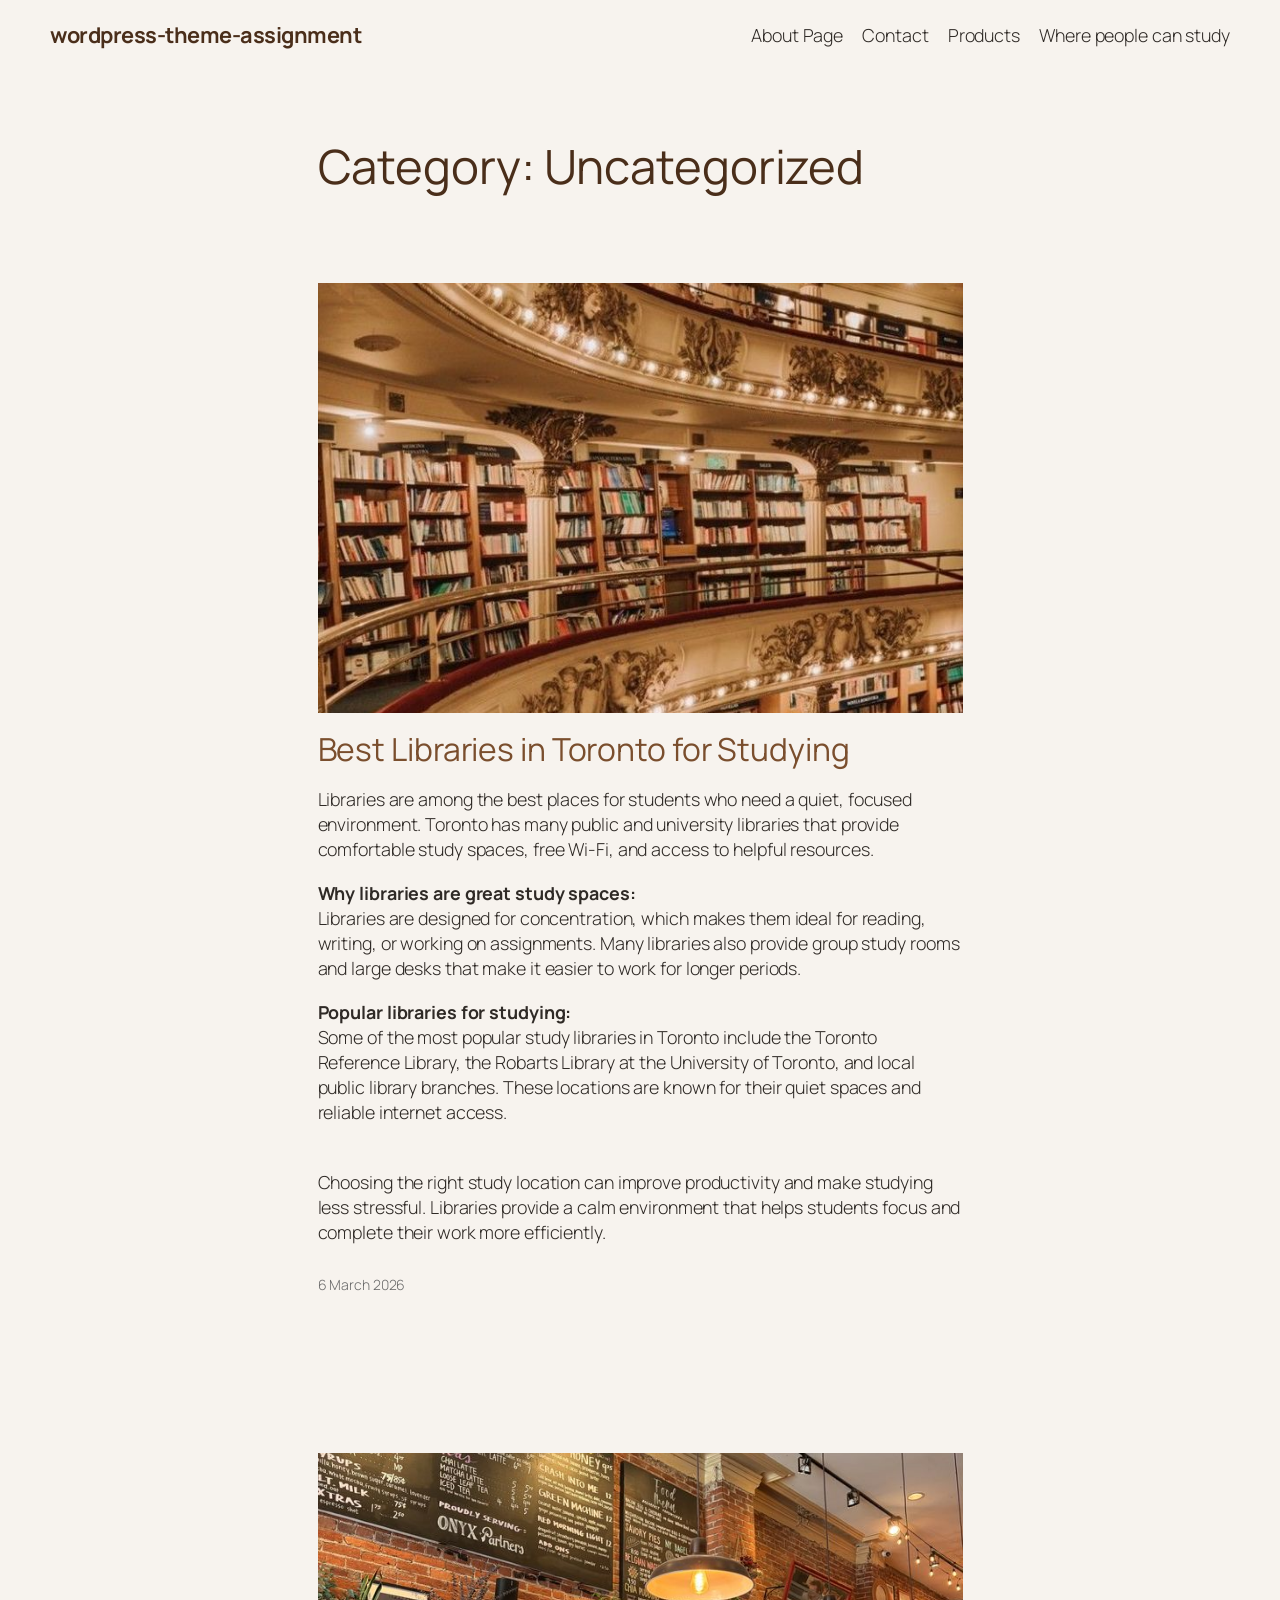
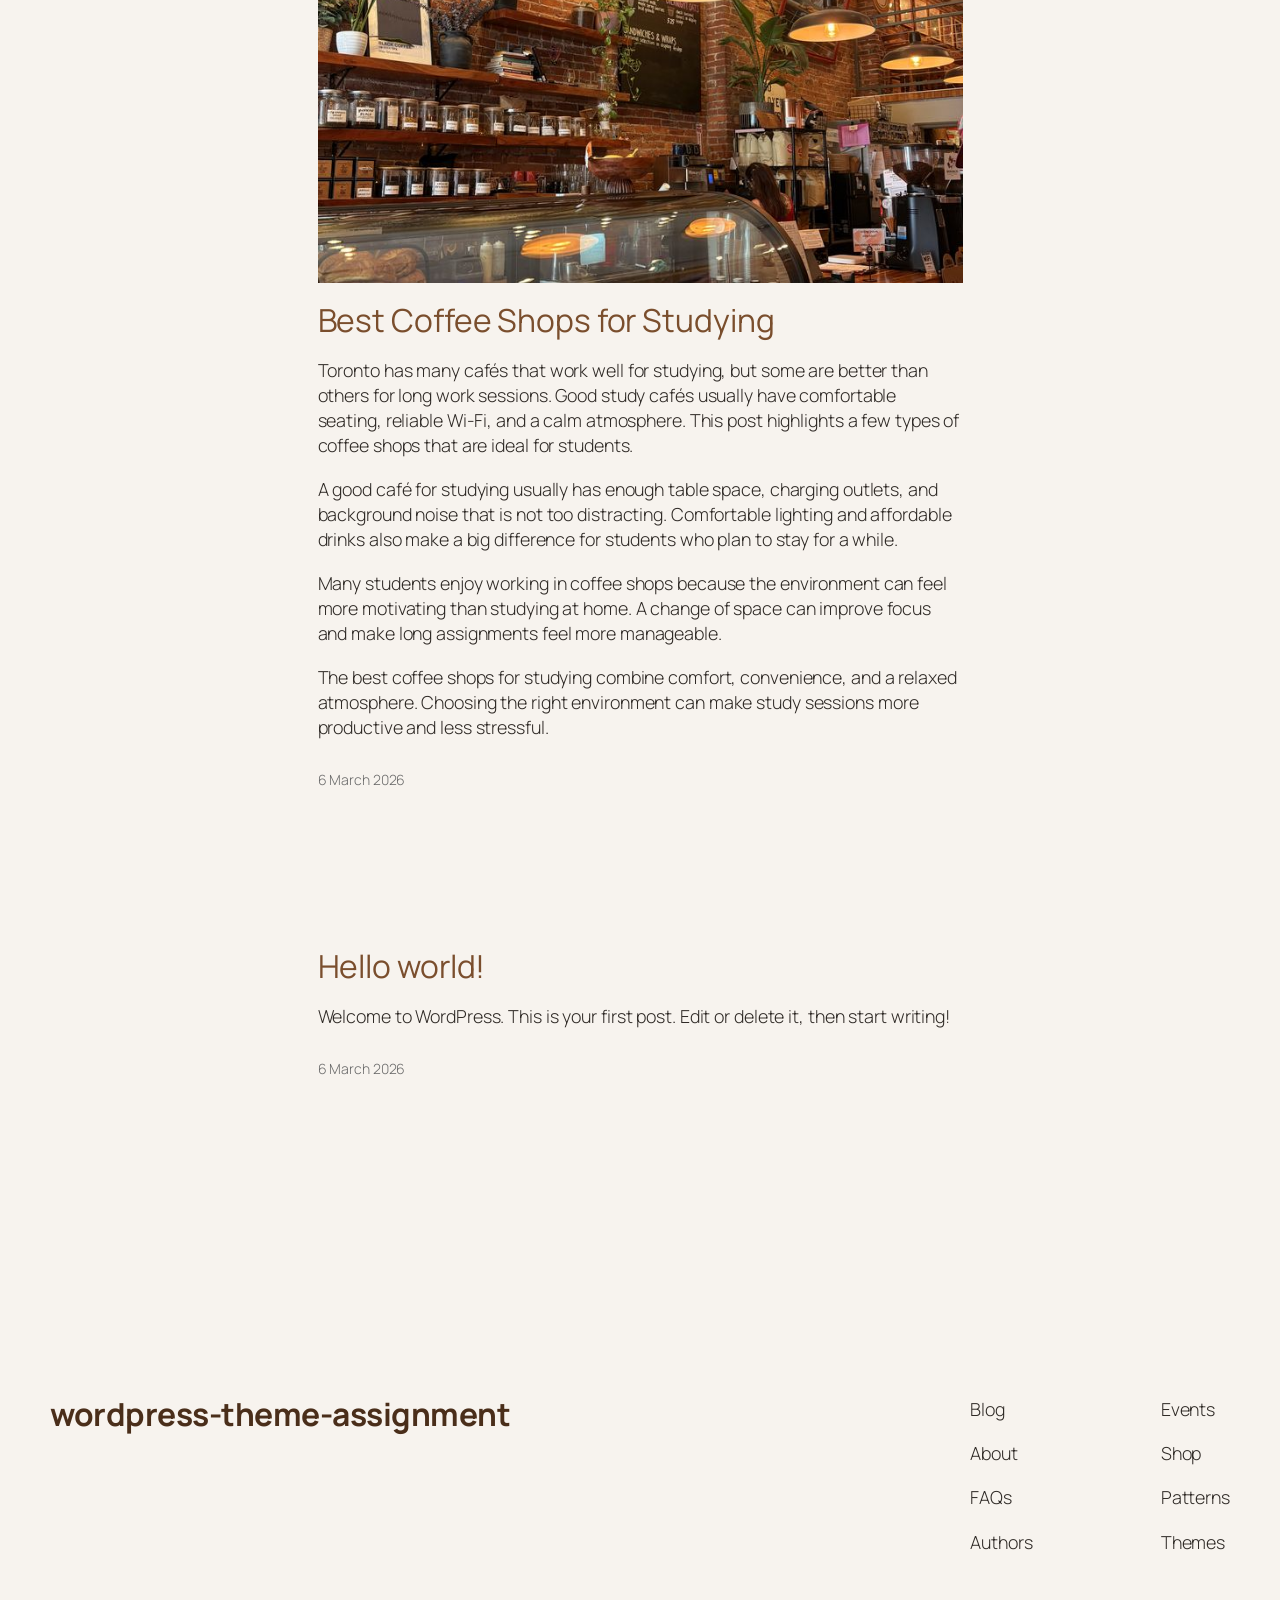
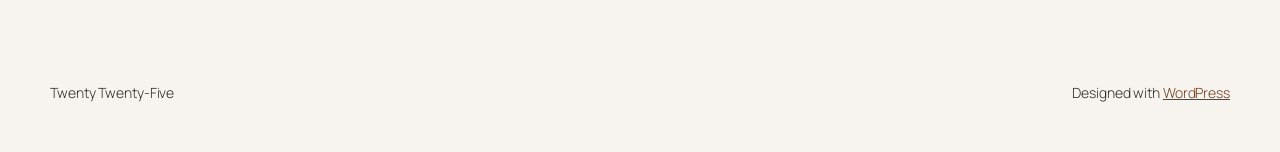
<file: category/uncategorized/index.html>
<!DOCTYPE html>
<html lang="en-CA">
<head>
	<meta charset="UTF-8" />
	<meta name="viewport" content="width=device-width, initial-scale=1" />
<meta name='robots' content='max-image-preview:large' />
<title>Uncategorized &#8211; wordpress-theme-assignment</title>
<link rel='dns-prefetch' href='//localhost' />
<link rel="alternate" type="application/rss+xml" title="wordpress-theme-assignment &raquo; Feed" href="/feed/" />
<link rel="alternate" type="application/rss+xml" title="wordpress-theme-assignment &raquo; Comments Feed" href="/comments/feed/" />
<link rel="alternate" type="application/rss+xml" title="wordpress-theme-assignment &raquo; Uncategorized Category Feed" href="/category/uncategorized/feed/" />
<script async src="https://www.googletagmanager.com/gtag/js?id=G-KFEBW7Q2V1"></script>
<script>
var tinyGtagJsOptions = {"ga4":"G-KFEBW7Q2V1"};
window.dataLayer || (dataLayer = []);
function gtag(){dataLayer.push(arguments);}
gtag('js', new Date());
gtag('config', "G-KFEBW7Q2V1");
</script>
<style id='wp-img-auto-sizes-contain-inline-css'>
img:is([sizes=auto i],[sizes^="auto," i]){contain-intrinsic-size:3000px 1500px}
/*# sourceURL=wp-img-auto-sizes-contain-inline-css */
</style>
<style id='wp-block-site-title-inline-css'>
.wp-block-site-title{box-sizing:border-box}.wp-block-site-title :where(a){color:inherit;font-family:inherit;font-size:inherit;font-style:inherit;font-weight:inherit;letter-spacing:inherit;line-height:inherit;text-decoration:inherit}
/*# sourceURL=/wp-includes/blocks/site-title/style.min.css */
</style>
<style id='wp-block-page-list-inline-css'>
.wp-block-navigation .wp-block-page-list{align-items:var(--navigation-layout-align,initial);background-color:inherit;display:flex;flex-direction:var(--navigation-layout-direction,initial);flex-wrap:var(--navigation-layout-wrap,wrap);justify-content:var(--navigation-layout-justify,initial)}.wp-block-navigation .wp-block-navigation-item{background-color:inherit}.wp-block-page-list{box-sizing:border-box}
/*# sourceURL=/wp-includes/blocks/page-list/style.min.css */
</style>
<style id='wp-block-navigation-inline-css'>
.wp-block-navigation{position:relative}.wp-block-navigation ul{margin-bottom:0;margin-left:0;margin-top:0;padding-left:0}.wp-block-navigation ul,.wp-block-navigation ul li{list-style:none;padding:0}.wp-block-navigation .wp-block-navigation-item{align-items:center;background-color:inherit;display:flex;position:relative}.wp-block-navigation .wp-block-navigation-item .wp-block-navigation__submenu-container:empty{display:none}.wp-block-navigation .wp-block-navigation-item__content{display:block;z-index:1}.wp-block-navigation .wp-block-navigation-item__content.wp-block-navigation-item__content{color:inherit}.wp-block-navigation.has-text-decoration-underline .wp-block-navigation-item__content,.wp-block-navigation.has-text-decoration-underline .wp-block-navigation-item__content:active,.wp-block-navigation.has-text-decoration-underline .wp-block-navigation-item__content:focus{text-decoration:underline}.wp-block-navigation.has-text-decoration-line-through .wp-block-navigation-item__content,.wp-block-navigation.has-text-decoration-line-through .wp-block-navigation-item__content:active,.wp-block-navigation.has-text-decoration-line-through .wp-block-navigation-item__content:focus{text-decoration:line-through}.wp-block-navigation :where(a),.wp-block-navigation :where(a:active),.wp-block-navigation :where(a:focus){text-decoration:none}.wp-block-navigation .wp-block-navigation__submenu-icon{align-self:center;background-color:inherit;border:none;color:currentColor;display:inline-block;font-size:inherit;height:.6em;line-height:0;margin-left:.25em;padding:0;width:.6em}.wp-block-navigation .wp-block-navigation__submenu-icon svg{display:inline-block;stroke:currentColor;height:inherit;margin-top:.075em;width:inherit}.wp-block-navigation{--navigation-layout-justification-setting:flex-start;--navigation-layout-direction:row;--navigation-layout-wrap:wrap;--navigation-layout-justify:flex-start;--navigation-layout-align:center}.wp-block-navigation.is-vertical{--navigation-layout-direction:column;--navigation-layout-justify:initial;--navigation-layout-align:flex-start}.wp-block-navigation.no-wrap{--navigation-layout-wrap:nowrap}.wp-block-navigation.items-justified-center{--navigation-layout-justification-setting:center;--navigation-layout-justify:center}.wp-block-navigation.items-justified-center.is-vertical{--navigation-layout-align:center}.wp-block-navigation.items-justified-right{--navigation-layout-justification-setting:flex-end;--navigation-layout-justify:flex-end}.wp-block-navigation.items-justified-right.is-vertical{--navigation-layout-align:flex-end}.wp-block-navigation.items-justified-space-between{--navigation-layout-justification-setting:space-between;--navigation-layout-justify:space-between}.wp-block-navigation .has-child .wp-block-navigation__submenu-container{align-items:normal;background-color:inherit;color:inherit;display:flex;flex-direction:column;opacity:0;position:absolute;z-index:2}@media not (prefers-reduced-motion){.wp-block-navigation .has-child .wp-block-navigation__submenu-container{transition:opacity .1s linear}}.wp-block-navigation .has-child .wp-block-navigation__submenu-container{height:0;overflow:hidden;visibility:hidden;width:0}.wp-block-navigation .has-child .wp-block-navigation__submenu-container>.wp-block-navigation-item>.wp-block-navigation-item__content{display:flex;flex-grow:1;padding:.5em 1em}.wp-block-navigation .has-child .wp-block-navigation__submenu-container>.wp-block-navigation-item>.wp-block-navigation-item__content .wp-block-navigation__submenu-icon{margin-left:auto;margin-right:0}.wp-block-navigation .has-child .wp-block-navigation__submenu-container .wp-block-navigation-item__content{margin:0}.wp-block-navigation .has-child .wp-block-navigation__submenu-container{left:-1px;top:100%}@media (min-width:782px){.wp-block-navigation .has-child .wp-block-navigation__submenu-container .wp-block-navigation__submenu-container{left:100%;top:-1px}.wp-block-navigation .has-child .wp-block-navigation__submenu-container .wp-block-navigation__submenu-container:before{background:#0000;content:"";display:block;height:100%;position:absolute;right:100%;width:.5em}.wp-block-navigation .has-child .wp-block-navigation__submenu-container .wp-block-navigation__submenu-icon{margin-right:.25em}.wp-block-navigation .has-child .wp-block-navigation__submenu-container .wp-block-navigation__submenu-icon svg{transform:rotate(-90deg)}}.wp-block-navigation .has-child .wp-block-navigation-submenu__toggle[aria-expanded=true]~.wp-block-navigation__submenu-container,.wp-block-navigation .has-child:not(.open-on-click):hover>.wp-block-navigation__submenu-container,.wp-block-navigation .has-child:not(.open-on-click):not(.open-on-hover-click):focus-within>.wp-block-navigation__submenu-container{height:auto;min-width:200px;opacity:1;overflow:visible;visibility:visible;width:auto}.wp-block-navigation.has-background .has-child .wp-block-navigation__submenu-container{left:0;top:100%}@media (min-width:782px){.wp-block-navigation.has-background .has-child .wp-block-navigation__submenu-container .wp-block-navigation__submenu-container{left:100%;top:0}}.wp-block-navigation-submenu{display:flex;position:relative}.wp-block-navigation-submenu .wp-block-navigation__submenu-icon svg{stroke:currentColor}button.wp-block-navigation-item__content{background-color:initial;border:none;color:currentColor;font-family:inherit;font-size:inherit;font-style:inherit;font-weight:inherit;letter-spacing:inherit;line-height:inherit;text-align:left;text-transform:inherit}.wp-block-navigation-submenu__toggle{cursor:pointer}.wp-block-navigation-submenu__toggle[aria-expanded=true]+.wp-block-navigation__submenu-icon>svg,.wp-block-navigation-submenu__toggle[aria-expanded=true]>svg{transform:rotate(180deg)}.wp-block-navigation-item.open-on-click .wp-block-navigation-submenu__toggle{padding-left:0;padding-right:.85em}.wp-block-navigation-item.open-on-click .wp-block-navigation-submenu__toggle+.wp-block-navigation__submenu-icon{margin-left:-.6em;pointer-events:none}.wp-block-navigation-item.open-on-click button.wp-block-navigation-item__content:not(.wp-block-navigation-submenu__toggle){padding:0}.wp-block-navigation .wp-block-page-list,.wp-block-navigation__container,.wp-block-navigation__responsive-close,.wp-block-navigation__responsive-container,.wp-block-navigation__responsive-container-content,.wp-block-navigation__responsive-dialog{gap:inherit}:where(.wp-block-navigation.has-background .wp-block-navigation-item a:not(.wp-element-button)),:where(.wp-block-navigation.has-background .wp-block-navigation-submenu a:not(.wp-element-button)){padding:.5em 1em}:where(.wp-block-navigation .wp-block-navigation__submenu-container .wp-block-navigation-item a:not(.wp-element-button)),:where(.wp-block-navigation .wp-block-navigation__submenu-container .wp-block-navigation-submenu a:not(.wp-element-button)),:where(.wp-block-navigation .wp-block-navigation__submenu-container .wp-block-navigation-submenu button.wp-block-navigation-item__content),:where(.wp-block-navigation .wp-block-navigation__submenu-container .wp-block-pages-list__item button.wp-block-navigation-item__content){padding:.5em 1em}.wp-block-navigation.items-justified-right .wp-block-navigation__container .has-child .wp-block-navigation__submenu-container,.wp-block-navigation.items-justified-right .wp-block-page-list>.has-child .wp-block-navigation__submenu-container,.wp-block-navigation.items-justified-space-between .wp-block-page-list>.has-child:last-child .wp-block-navigation__submenu-container,.wp-block-navigation.items-justified-space-between>.wp-block-navigation__container>.has-child:last-child .wp-block-navigation__submenu-container{left:auto;right:0}.wp-block-navigation.items-justified-right .wp-block-navigation__container .has-child .wp-block-navigation__submenu-container .wp-block-navigation__submenu-container,.wp-block-navigation.items-justified-right .wp-block-page-list>.has-child .wp-block-navigation__submenu-container .wp-block-navigation__submenu-container,.wp-block-navigation.items-justified-space-between .wp-block-page-list>.has-child:last-child .wp-block-navigation__submenu-container .wp-block-navigation__submenu-container,.wp-block-navigation.items-justified-space-between>.wp-block-navigation__container>.has-child:last-child .wp-block-navigation__submenu-container .wp-block-navigation__submenu-container{left:-1px;right:-1px}@media (min-width:782px){.wp-block-navigation.items-justified-right .wp-block-navigation__container .has-child .wp-block-navigation__submenu-container .wp-block-navigation__submenu-container,.wp-block-navigation.items-justified-right .wp-block-page-list>.has-child .wp-block-navigation__submenu-container .wp-block-navigation__submenu-container,.wp-block-navigation.items-justified-space-between .wp-block-page-list>.has-child:last-child .wp-block-navigation__submenu-container .wp-block-navigation__submenu-container,.wp-block-navigation.items-justified-space-between>.wp-block-navigation__container>.has-child:last-child .wp-block-navigation__submenu-container .wp-block-navigation__submenu-container{left:auto;right:100%}}.wp-block-navigation:not(.has-background) .wp-block-navigation__submenu-container{background-color:#fff;border:1px solid #00000026}.wp-block-navigation.has-background .wp-block-navigation__submenu-container{background-color:inherit}.wp-block-navigation:not(.has-text-color) .wp-block-navigation__submenu-container{color:#000}.wp-block-navigation__container{align-items:var(--navigation-layout-align,initial);display:flex;flex-direction:var(--navigation-layout-direction,initial);flex-wrap:var(--navigation-layout-wrap,wrap);justify-content:var(--navigation-layout-justify,initial);list-style:none;margin:0;padding-left:0}.wp-block-navigation__container .is-responsive{display:none}.wp-block-navigation__container:only-child,.wp-block-page-list:only-child{flex-grow:1}@keyframes overlay-menu__fade-in-animation{0%{opacity:0;transform:translateY(.5em)}to{opacity:1;transform:translateY(0)}}.wp-block-navigation__responsive-container{bottom:0;display:none;left:0;position:fixed;right:0;top:0}.wp-block-navigation__responsive-container :where(.wp-block-navigation-item a){color:inherit}.wp-block-navigation__responsive-container .wp-block-navigation__responsive-container-content{align-items:var(--navigation-layout-align,initial);display:flex;flex-direction:var(--navigation-layout-direction,initial);flex-wrap:var(--navigation-layout-wrap,wrap);justify-content:var(--navigation-layout-justify,initial)}.wp-block-navigation__responsive-container:not(.is-menu-open.is-menu-open){background-color:inherit!important;color:inherit!important}.wp-block-navigation__responsive-container.is-menu-open{background-color:inherit;display:flex;flex-direction:column}@media not (prefers-reduced-motion){.wp-block-navigation__responsive-container.is-menu-open{animation:overlay-menu__fade-in-animation .1s ease-out;animation-fill-mode:forwards}}.wp-block-navigation__responsive-container.is-menu-open{overflow:auto;padding:clamp(1rem,var(--wp--style--root--padding-top),20rem) clamp(1rem,var(--wp--style--root--padding-right),20rem) clamp(1rem,var(--wp--style--root--padding-bottom),20rem) clamp(1rem,var(--wp--style--root--padding-left),20rem);z-index:100000}.wp-block-navigation__responsive-container.is-menu-open .wp-block-navigation__responsive-container-content{align-items:var(--navigation-layout-justification-setting,inherit);display:flex;flex-direction:column;flex-wrap:nowrap;overflow:visible;padding-top:calc(2rem + 24px)}.wp-block-navigation__responsive-container.is-menu-open .wp-block-navigation__responsive-container-content,.wp-block-navigation__responsive-container.is-menu-open .wp-block-navigation__responsive-container-content .wp-block-navigation__container,.wp-block-navigation__responsive-container.is-menu-open .wp-block-navigation__responsive-container-content .wp-block-page-list{justify-content:flex-start}.wp-block-navigation__responsive-container.is-menu-open .wp-block-navigation__responsive-container-content .wp-block-navigation__submenu-icon{display:none}.wp-block-navigation__responsive-container.is-menu-open .wp-block-navigation__responsive-container-content .has-child .wp-block-navigation__submenu-container{border:none;height:auto;min-width:200px;opacity:1;overflow:initial;padding-left:2rem;padding-right:2rem;position:static;visibility:visible;width:auto}.wp-block-navigation__responsive-container.is-menu-open .wp-block-navigation__responsive-container-content .wp-block-navigation__container,.wp-block-navigation__responsive-container.is-menu-open .wp-block-navigation__responsive-container-content .wp-block-navigation__submenu-container{gap:inherit}.wp-block-navigation__responsive-container.is-menu-open .wp-block-navigation__responsive-container-content .wp-block-navigation__submenu-container{padding-top:var(--wp--style--block-gap,2em)}.wp-block-navigation__responsive-container.is-menu-open .wp-block-navigation__responsive-container-content .wp-block-navigation-item__content{padding:0}.wp-block-navigation__responsive-container.is-menu-open .wp-block-navigation__responsive-container-content .wp-block-navigation-item,.wp-block-navigation__responsive-container.is-menu-open .wp-block-navigation__responsive-container-content .wp-block-navigation__container,.wp-block-navigation__responsive-container.is-menu-open .wp-block-navigation__responsive-container-content .wp-block-page-list{align-items:var(--navigation-layout-justification-setting,initial);display:flex;flex-direction:column}.wp-block-navigation__responsive-container.is-menu-open .wp-block-navigation-item,.wp-block-navigation__responsive-container.is-menu-open .wp-block-navigation-item .wp-block-navigation__submenu-container,.wp-block-navigation__responsive-container.is-menu-open .wp-block-navigation__container,.wp-block-navigation__responsive-container.is-menu-open .wp-block-page-list{background:#0000!important;color:inherit!important}.wp-block-navigation__responsive-container.is-menu-open .wp-block-navigation__submenu-container.wp-block-navigation__submenu-container.wp-block-navigation__submenu-container.wp-block-navigation__submenu-container{left:auto;right:auto}@media (min-width:600px){.wp-block-navigation__responsive-container:not(.hidden-by-default):not(.is-menu-open){background-color:inherit;display:block;position:relative;width:100%;z-index:auto}.wp-block-navigation__responsive-container:not(.hidden-by-default):not(.is-menu-open) .wp-block-navigation__responsive-container-close{display:none}.wp-block-navigation__responsive-container.is-menu-open .wp-block-navigation__submenu-container.wp-block-navigation__submenu-container.wp-block-navigation__submenu-container.wp-block-navigation__submenu-container{left:0}}.wp-block-navigation:not(.has-background) .wp-block-navigation__responsive-container.is-menu-open{background-color:#fff}.wp-block-navigation:not(.has-text-color) .wp-block-navigation__responsive-container.is-menu-open{color:#000}.wp-block-navigation__toggle_button_label{font-size:1rem;font-weight:700}.wp-block-navigation__responsive-container-close,.wp-block-navigation__responsive-container-open{background:#0000;border:none;color:currentColor;cursor:pointer;margin:0;padding:0;text-transform:inherit;vertical-align:middle}.wp-block-navigation__responsive-container-close svg,.wp-block-navigation__responsive-container-open svg{fill:currentColor;display:block;height:24px;pointer-events:none;width:24px}.wp-block-navigation__responsive-container-open{display:flex}.wp-block-navigation__responsive-container-open.wp-block-navigation__responsive-container-open.wp-block-navigation__responsive-container-open{font-family:inherit;font-size:inherit;font-weight:inherit}@media (min-width:600px){.wp-block-navigation__responsive-container-open:not(.always-shown){display:none}}.wp-block-navigation__responsive-container-close{position:absolute;right:0;top:0;z-index:2}.wp-block-navigation__responsive-container-close.wp-block-navigation__responsive-container-close.wp-block-navigation__responsive-container-close{font-family:inherit;font-size:inherit;font-weight:inherit}.wp-block-navigation__responsive-close{width:100%}.has-modal-open .wp-block-navigation__responsive-close{margin-left:auto;margin-right:auto;max-width:var(--wp--style--global--wide-size,100%)}.wp-block-navigation__responsive-close:focus{outline:none}.is-menu-open .wp-block-navigation__responsive-close,.is-menu-open .wp-block-navigation__responsive-container-content,.is-menu-open .wp-block-navigation__responsive-dialog{box-sizing:border-box}.wp-block-navigation__responsive-dialog{position:relative}.has-modal-open .admin-bar .is-menu-open .wp-block-navigation__responsive-dialog{margin-top:46px}@media (min-width:782px){.has-modal-open .admin-bar .is-menu-open .wp-block-navigation__responsive-dialog{margin-top:32px}}html.has-modal-open{overflow:hidden}
/*# sourceURL=/wp-includes/blocks/navigation/style.min.css */
</style>
<style id='wp-block-group-inline-css'>
.wp-block-group{box-sizing:border-box}:where(.wp-block-group.wp-block-group-is-layout-constrained){position:relative}
/*# sourceURL=/wp-includes/blocks/group/style.min.css */
</style>
<style id='wp-block-query-title-inline-css'>
.wp-block-query-title{box-sizing:border-box}
/*# sourceURL=/wp-includes/blocks/query-title/style.min.css */
</style>
<style id='wp-block-post-featured-image-inline-css'>
.wp-block-post-featured-image{margin-left:0;margin-right:0}.wp-block-post-featured-image a{display:block;height:100%}.wp-block-post-featured-image :where(img){box-sizing:border-box;height:auto;max-width:100%;vertical-align:bottom;width:100%}.wp-block-post-featured-image.alignfull img,.wp-block-post-featured-image.alignwide img{width:100%}.wp-block-post-featured-image .wp-block-post-featured-image__overlay.has-background-dim{background-color:#000;inset:0;position:absolute}.wp-block-post-featured-image{position:relative}.wp-block-post-featured-image .wp-block-post-featured-image__overlay.has-background-gradient{background-color:initial}.wp-block-post-featured-image .wp-block-post-featured-image__overlay.has-background-dim-0{opacity:0}.wp-block-post-featured-image .wp-block-post-featured-image__overlay.has-background-dim-10{opacity:.1}.wp-block-post-featured-image .wp-block-post-featured-image__overlay.has-background-dim-20{opacity:.2}.wp-block-post-featured-image .wp-block-post-featured-image__overlay.has-background-dim-30{opacity:.3}.wp-block-post-featured-image .wp-block-post-featured-image__overlay.has-background-dim-40{opacity:.4}.wp-block-post-featured-image .wp-block-post-featured-image__overlay.has-background-dim-50{opacity:.5}.wp-block-post-featured-image .wp-block-post-featured-image__overlay.has-background-dim-60{opacity:.6}.wp-block-post-featured-image .wp-block-post-featured-image__overlay.has-background-dim-70{opacity:.7}.wp-block-post-featured-image .wp-block-post-featured-image__overlay.has-background-dim-80{opacity:.8}.wp-block-post-featured-image .wp-block-post-featured-image__overlay.has-background-dim-90{opacity:.9}.wp-block-post-featured-image .wp-block-post-featured-image__overlay.has-background-dim-100{opacity:1}.wp-block-post-featured-image:where(.alignleft,.alignright){width:100%}
/*# sourceURL=/wp-includes/blocks/post-featured-image/style.min.css */
</style>
<style id='wp-block-post-title-inline-css'>
.wp-block-post-title{box-sizing:border-box;word-break:break-word}.wp-block-post-title :where(a){display:inline-block;font-family:inherit;font-size:inherit;font-style:inherit;font-weight:inherit;letter-spacing:inherit;line-height:inherit;text-decoration:inherit}
/*# sourceURL=/wp-includes/blocks/post-title/style.min.css */
</style>
<style id='wp-block-paragraph-inline-css'>
.is-small-text{font-size:.875em}.is-regular-text{font-size:1em}.is-large-text{font-size:2.25em}.is-larger-text{font-size:3em}.has-drop-cap:not(:focus):first-letter{float:left;font-size:8.4em;font-style:normal;font-weight:100;line-height:.68;margin:.05em .1em 0 0;text-transform:uppercase}body.rtl .has-drop-cap:not(:focus):first-letter{float:none;margin-left:.1em}p.has-drop-cap.has-background{overflow:hidden}:root :where(p.has-background){padding:1.25em 2.375em}:where(p.has-text-color:not(.has-link-color)) a{color:inherit}p.has-text-align-left[style*="writing-mode:vertical-lr"],p.has-text-align-right[style*="writing-mode:vertical-rl"]{rotate:180deg}
/*# sourceURL=/wp-includes/blocks/paragraph/style.min.css */
</style>
<style id='wp-block-post-content-inline-css'>
.wp-block-post-content{display:flow-root}
/*# sourceURL=/wp-includes/blocks/post-content/style.min.css */
</style>
<style id='wp-block-post-date-inline-css'>
.wp-block-post-date{box-sizing:border-box}
/*# sourceURL=/wp-includes/blocks/post-date/style.min.css */
</style>
<style id='wp-block-post-template-inline-css'>
.wp-block-post-template{box-sizing:border-box;list-style:none;margin-bottom:0;margin-top:0;max-width:100%;padding:0}.wp-block-post-template.is-flex-container{display:flex;flex-direction:row;flex-wrap:wrap;gap:1.25em}.wp-block-post-template.is-flex-container>li{margin:0;width:100%}@media (min-width:600px){.wp-block-post-template.is-flex-container.is-flex-container.columns-2>li{width:calc(50% - .625em)}.wp-block-post-template.is-flex-container.is-flex-container.columns-3>li{width:calc(33.33333% - .83333em)}.wp-block-post-template.is-flex-container.is-flex-container.columns-4>li{width:calc(25% - .9375em)}.wp-block-post-template.is-flex-container.is-flex-container.columns-5>li{width:calc(20% - 1em)}.wp-block-post-template.is-flex-container.is-flex-container.columns-6>li{width:calc(16.66667% - 1.04167em)}}@media (max-width:600px){.wp-block-post-template-is-layout-grid.wp-block-post-template-is-layout-grid.wp-block-post-template-is-layout-grid.wp-block-post-template-is-layout-grid{grid-template-columns:1fr}}.wp-block-post-template-is-layout-constrained>li>.alignright,.wp-block-post-template-is-layout-flow>li>.alignright{float:right;margin-inline-end:0;margin-inline-start:2em}.wp-block-post-template-is-layout-constrained>li>.alignleft,.wp-block-post-template-is-layout-flow>li>.alignleft{float:left;margin-inline-end:2em;margin-inline-start:0}.wp-block-post-template-is-layout-constrained>li>.aligncenter,.wp-block-post-template-is-layout-flow>li>.aligncenter{margin-inline-end:auto;margin-inline-start:auto}
/*# sourceURL=/wp-includes/blocks/post-template/style.min.css */
</style>
<style id='wp-block-spacer-inline-css'>
.wp-block-spacer{clear:both}
/*# sourceURL=/wp-includes/blocks/spacer/style.min.css */
</style>
<style id='wp-block-columns-inline-css'>
.wp-block-columns{box-sizing:border-box;display:flex;flex-wrap:wrap!important}@media (min-width:782px){.wp-block-columns{flex-wrap:nowrap!important}}.wp-block-columns{align-items:normal!important}.wp-block-columns.are-vertically-aligned-top{align-items:flex-start}.wp-block-columns.are-vertically-aligned-center{align-items:center}.wp-block-columns.are-vertically-aligned-bottom{align-items:flex-end}@media (max-width:781px){.wp-block-columns:not(.is-not-stacked-on-mobile)>.wp-block-column{flex-basis:100%!important}}@media (min-width:782px){.wp-block-columns:not(.is-not-stacked-on-mobile)>.wp-block-column{flex-basis:0;flex-grow:1}.wp-block-columns:not(.is-not-stacked-on-mobile)>.wp-block-column[style*=flex-basis]{flex-grow:0}}.wp-block-columns.is-not-stacked-on-mobile{flex-wrap:nowrap!important}.wp-block-columns.is-not-stacked-on-mobile>.wp-block-column{flex-basis:0;flex-grow:1}.wp-block-columns.is-not-stacked-on-mobile>.wp-block-column[style*=flex-basis]{flex-grow:0}:where(.wp-block-columns){margin-bottom:1.75em}:where(.wp-block-columns.has-background){padding:1.25em 2.375em}.wp-block-column{flex-grow:1;min-width:0;overflow-wrap:break-word;word-break:break-word}.wp-block-column.is-vertically-aligned-top{align-self:flex-start}.wp-block-column.is-vertically-aligned-center{align-self:center}.wp-block-column.is-vertically-aligned-bottom{align-self:flex-end}.wp-block-column.is-vertically-aligned-stretch{align-self:stretch}.wp-block-column.is-vertically-aligned-bottom,.wp-block-column.is-vertically-aligned-center,.wp-block-column.is-vertically-aligned-top{width:100%}
/*# sourceURL=/wp-includes/blocks/columns/style.min.css */
</style>
<style id='wp-block-navigation-link-inline-css'>
.wp-block-navigation .wp-block-navigation-item__label{overflow-wrap:break-word}.wp-block-navigation .wp-block-navigation-item__description{display:none}.link-ui-tools{outline:1px solid #f0f0f0;padding:8px}.link-ui-block-inserter{padding-top:8px}.link-ui-block-inserter__back{margin-left:8px;text-transform:uppercase}
/*# sourceURL=/wp-includes/blocks/navigation-link/style.min.css */
</style>
<style id='wp-emoji-styles-inline-css'>

	img.wp-smiley, img.emoji {
		display: inline !important;
		border: none !important;
		box-shadow: none !important;
		height: 1em !important;
		width: 1em !important;
		margin: 0 0.07em !important;
		vertical-align: -0.1em !important;
		background: none !important;
		padding: 0 !important;
	}
/*# sourceURL=wp-emoji-styles-inline-css */
</style>
<style id='wp-block-library-inline-css'>
:root{--wp-block-synced-color:#7a00df;--wp-block-synced-color--rgb:122,0,223;--wp-bound-block-color:var(--wp-block-synced-color);--wp-editor-canvas-background:#ddd;--wp-admin-theme-color:#007cba;--wp-admin-theme-color--rgb:0,124,186;--wp-admin-theme-color-darker-10:#006ba1;--wp-admin-theme-color-darker-10--rgb:0,107,160.5;--wp-admin-theme-color-darker-20:#005a87;--wp-admin-theme-color-darker-20--rgb:0,90,135;--wp-admin-border-width-focus:2px}@media (min-resolution:192dpi){:root{--wp-admin-border-width-focus:1.5px}}.wp-element-button{cursor:pointer}:root .has-very-light-gray-background-color{background-color:#eee}:root .has-very-dark-gray-background-color{background-color:#313131}:root .has-very-light-gray-color{color:#eee}:root .has-very-dark-gray-color{color:#313131}:root .has-vivid-green-cyan-to-vivid-cyan-blue-gradient-background{background:linear-gradient(135deg,#00d084,#0693e3)}:root .has-purple-crush-gradient-background{background:linear-gradient(135deg,#34e2e4,#4721fb 50%,#ab1dfe)}:root .has-hazy-dawn-gradient-background{background:linear-gradient(135deg,#faaca8,#dad0ec)}:root .has-subdued-olive-gradient-background{background:linear-gradient(135deg,#fafae1,#67a671)}:root .has-atomic-cream-gradient-background{background:linear-gradient(135deg,#fdd79a,#004a59)}:root .has-nightshade-gradient-background{background:linear-gradient(135deg,#330968,#31cdcf)}:root .has-midnight-gradient-background{background:linear-gradient(135deg,#020381,#2874fc)}:root{--wp--preset--font-size--normal:16px;--wp--preset--font-size--huge:42px}.has-regular-font-size{font-size:1em}.has-larger-font-size{font-size:2.625em}.has-normal-font-size{font-size:var(--wp--preset--font-size--normal)}.has-huge-font-size{font-size:var(--wp--preset--font-size--huge)}.has-text-align-center{text-align:center}.has-text-align-left{text-align:left}.has-text-align-right{text-align:right}.has-fit-text{white-space:nowrap!important}#end-resizable-editor-section{display:none}.aligncenter{clear:both}.items-justified-left{justify-content:flex-start}.items-justified-center{justify-content:center}.items-justified-right{justify-content:flex-end}.items-justified-space-between{justify-content:space-between}.screen-reader-text{border:0;clip-path:inset(50%);height:1px;margin:-1px;overflow:hidden;padding:0;position:absolute;width:1px;word-wrap:normal!important}.screen-reader-text:focus{background-color:#ddd;clip-path:none;color:#444;display:block;font-size:1em;height:auto;left:5px;line-height:normal;padding:15px 23px 14px;text-decoration:none;top:5px;width:auto;z-index:100000}html :where(.has-border-color){border-style:solid}html :where([style*=border-top-color]){border-top-style:solid}html :where([style*=border-right-color]){border-right-style:solid}html :where([style*=border-bottom-color]){border-bottom-style:solid}html :where([style*=border-left-color]){border-left-style:solid}html :where([style*=border-width]){border-style:solid}html :where([style*=border-top-width]){border-top-style:solid}html :where([style*=border-right-width]){border-right-style:solid}html :where([style*=border-bottom-width]){border-bottom-style:solid}html :where([style*=border-left-width]){border-left-style:solid}html :where(img[class*=wp-image-]){height:auto;max-width:100%}:where(figure){margin:0 0 1em}html :where(.is-position-sticky){--wp-admin--admin-bar--position-offset:var(--wp-admin--admin-bar--height,0px)}@media screen and (max-width:600px){html :where(.is-position-sticky){--wp-admin--admin-bar--position-offset:0px}}
/*# sourceURL=/wp-includes/css/dist/block-library/common.min.css */
</style>
<link rel='stylesheet' id='dashicons-css' href='/wp-includes/css/dashicons.min.css?ver=6.9.4' media='all' />
<link rel='stylesheet' id='al_product_styles-css' href='/wp-content/plugins/ecommerce-product-catalog/css/al_product.min.css?timestamp=1773449372&#038;ver=6.9.4' media='all' />
<link rel='stylesheet' id='ic_blocks-css' href='/wp-content/plugins/ecommerce-product-catalog/includes/blocks/ic-blocks.min.css?timestamp=1773449372&#038;ver=6.9.4' media='all' />
<style id='global-styles-inline-css'>
:root{--wp--preset--aspect-ratio--square: 1;--wp--preset--aspect-ratio--4-3: 4/3;--wp--preset--aspect-ratio--3-4: 3/4;--wp--preset--aspect-ratio--3-2: 3/2;--wp--preset--aspect-ratio--2-3: 2/3;--wp--preset--aspect-ratio--16-9: 16/9;--wp--preset--aspect-ratio--9-16: 9/16;--wp--preset--color--black: #000000;--wp--preset--color--cyan-bluish-gray: #abb8c3;--wp--preset--color--white: #ffffff;--wp--preset--color--pale-pink: #f78da7;--wp--preset--color--vivid-red: #cf2e2e;--wp--preset--color--luminous-vivid-orange: #ff6900;--wp--preset--color--luminous-vivid-amber: #fcb900;--wp--preset--color--light-green-cyan: #7bdcb5;--wp--preset--color--vivid-green-cyan: #00d084;--wp--preset--color--pale-cyan-blue: #8ed1fc;--wp--preset--color--vivid-cyan-blue: #0693e3;--wp--preset--color--vivid-purple: #9b51e0;--wp--preset--color--base: #FFFFFF;--wp--preset--color--contrast: #111111;--wp--preset--color--accent-1: #FFEE58;--wp--preset--color--accent-2: #F6CFF4;--wp--preset--color--accent-3: #503AA8;--wp--preset--color--accent-4: #686868;--wp--preset--color--accent-5: #FBFAF3;--wp--preset--color--accent-6: color-mix(in srgb, currentColor 20%, transparent);--wp--preset--gradient--vivid-cyan-blue-to-vivid-purple: linear-gradient(135deg,rgb(6,147,227) 0%,rgb(155,81,224) 100%);--wp--preset--gradient--light-green-cyan-to-vivid-green-cyan: linear-gradient(135deg,rgb(122,220,180) 0%,rgb(0,208,130) 100%);--wp--preset--gradient--luminous-vivid-amber-to-luminous-vivid-orange: linear-gradient(135deg,rgb(252,185,0) 0%,rgb(255,105,0) 100%);--wp--preset--gradient--luminous-vivid-orange-to-vivid-red: linear-gradient(135deg,rgb(255,105,0) 0%,rgb(207,46,46) 100%);--wp--preset--gradient--very-light-gray-to-cyan-bluish-gray: linear-gradient(135deg,rgb(238,238,238) 0%,rgb(169,184,195) 100%);--wp--preset--gradient--cool-to-warm-spectrum: linear-gradient(135deg,rgb(74,234,220) 0%,rgb(151,120,209) 20%,rgb(207,42,186) 40%,rgb(238,44,130) 60%,rgb(251,105,98) 80%,rgb(254,248,76) 100%);--wp--preset--gradient--blush-light-purple: linear-gradient(135deg,rgb(255,206,236) 0%,rgb(152,150,240) 100%);--wp--preset--gradient--blush-bordeaux: linear-gradient(135deg,rgb(254,205,165) 0%,rgb(254,45,45) 50%,rgb(107,0,62) 100%);--wp--preset--gradient--luminous-dusk: linear-gradient(135deg,rgb(255,203,112) 0%,rgb(199,81,192) 50%,rgb(65,88,208) 100%);--wp--preset--gradient--pale-ocean: linear-gradient(135deg,rgb(255,245,203) 0%,rgb(182,227,212) 50%,rgb(51,167,181) 100%);--wp--preset--gradient--electric-grass: linear-gradient(135deg,rgb(202,248,128) 0%,rgb(113,206,126) 100%);--wp--preset--gradient--midnight: linear-gradient(135deg,rgb(2,3,129) 0%,rgb(40,116,252) 100%);--wp--preset--font-size--small: 0.875rem;--wp--preset--font-size--medium: clamp(1rem, 1rem + ((1vw - 0.2rem) * 0.196), 1.125rem);--wp--preset--font-size--large: clamp(1.125rem, 1.125rem + ((1vw - 0.2rem) * 0.392), 1.375rem);--wp--preset--font-size--x-large: clamp(1.75rem, 1.75rem + ((1vw - 0.2rem) * 0.392), 2rem);--wp--preset--font-size--xx-large: clamp(2.15rem, 2.15rem + ((1vw - 0.2rem) * 1.333), 3rem);--wp--preset--font-family--manrope: Manrope, sans-serif;--wp--preset--font-family--fira-code: "Fira Code", monospace;--wp--preset--spacing--20: 10px;--wp--preset--spacing--30: 20px;--wp--preset--spacing--40: 30px;--wp--preset--spacing--50: clamp(30px, 5vw, 50px);--wp--preset--spacing--60: clamp(30px, 7vw, 70px);--wp--preset--spacing--70: clamp(50px, 7vw, 90px);--wp--preset--spacing--80: clamp(70px, 10vw, 140px);--wp--preset--shadow--natural: 6px 6px 9px rgba(0, 0, 0, 0.2);--wp--preset--shadow--deep: 12px 12px 50px rgba(0, 0, 0, 0.4);--wp--preset--shadow--sharp: 6px 6px 0px rgba(0, 0, 0, 0.2);--wp--preset--shadow--outlined: 6px 6px 0px -3px rgb(255, 255, 255), 6px 6px rgb(0, 0, 0);--wp--preset--shadow--crisp: 6px 6px 0px rgb(0, 0, 0);}:root { --wp--style--global--content-size: 645px;--wp--style--global--wide-size: 1340px; }:where(body) { margin: 0; }.wp-site-blocks { padding-top: var(--wp--style--root--padding-top); padding-bottom: var(--wp--style--root--padding-bottom); }.has-global-padding { padding-right: var(--wp--style--root--padding-right); padding-left: var(--wp--style--root--padding-left); }.has-global-padding > .alignfull { margin-right: calc(var(--wp--style--root--padding-right) * -1); margin-left: calc(var(--wp--style--root--padding-left) * -1); }.has-global-padding :where(:not(.alignfull.is-layout-flow) > .has-global-padding:not(.wp-block-block, .alignfull)) { padding-right: 0; padding-left: 0; }.has-global-padding :where(:not(.alignfull.is-layout-flow) > .has-global-padding:not(.wp-block-block, .alignfull)) > .alignfull { margin-left: 0; margin-right: 0; }.wp-site-blocks > .alignleft { float: left; margin-right: 2em; }.wp-site-blocks > .alignright { float: right; margin-left: 2em; }.wp-site-blocks > .aligncenter { justify-content: center; margin-left: auto; margin-right: auto; }:where(.wp-site-blocks) > * { margin-block-start: 1.2rem; margin-block-end: 0; }:where(.wp-site-blocks) > :first-child { margin-block-start: 0; }:where(.wp-site-blocks) > :last-child { margin-block-end: 0; }:root { --wp--style--block-gap: 1.2rem; }:root :where(.is-layout-flow) > :first-child{margin-block-start: 0;}:root :where(.is-layout-flow) > :last-child{margin-block-end: 0;}:root :where(.is-layout-flow) > *{margin-block-start: 1.2rem;margin-block-end: 0;}:root :where(.is-layout-constrained) > :first-child{margin-block-start: 0;}:root :where(.is-layout-constrained) > :last-child{margin-block-end: 0;}:root :where(.is-layout-constrained) > *{margin-block-start: 1.2rem;margin-block-end: 0;}:root :where(.is-layout-flex){gap: 1.2rem;}:root :where(.is-layout-grid){gap: 1.2rem;}.is-layout-flow > .alignleft{float: left;margin-inline-start: 0;margin-inline-end: 2em;}.is-layout-flow > .alignright{float: right;margin-inline-start: 2em;margin-inline-end: 0;}.is-layout-flow > .aligncenter{margin-left: auto !important;margin-right: auto !important;}.is-layout-constrained > .alignleft{float: left;margin-inline-start: 0;margin-inline-end: 2em;}.is-layout-constrained > .alignright{float: right;margin-inline-start: 2em;margin-inline-end: 0;}.is-layout-constrained > .aligncenter{margin-left: auto !important;margin-right: auto !important;}.is-layout-constrained > :where(:not(.alignleft):not(.alignright):not(.alignfull)){max-width: var(--wp--style--global--content-size);margin-left: auto !important;margin-right: auto !important;}.is-layout-constrained > .alignwide{max-width: var(--wp--style--global--wide-size);}body .is-layout-flex{display: flex;}.is-layout-flex{flex-wrap: wrap;align-items: center;}.is-layout-flex > :is(*, div){margin: 0;}body .is-layout-grid{display: grid;}.is-layout-grid > :is(*, div){margin: 0;}body{background-color: var(--wp--preset--color--base);color: var(--wp--preset--color--contrast);font-family: var(--wp--preset--font-family--manrope);font-size: var(--wp--preset--font-size--large);font-weight: 300;letter-spacing: -0.1px;line-height: 1.4;--wp--style--root--padding-top: 0px;--wp--style--root--padding-right: var(--wp--preset--spacing--50);--wp--style--root--padding-bottom: 0px;--wp--style--root--padding-left: var(--wp--preset--spacing--50);}a:where(:not(.wp-element-button)){color: currentColor;text-decoration: underline;}:root :where(a:where(:not(.wp-element-button)):hover){text-decoration: none;}h1, h2, h3, h4, h5, h6{font-weight: 400;letter-spacing: -0.1px;line-height: 1.125;}h1{font-size: var(--wp--preset--font-size--xx-large);}h2{font-size: var(--wp--preset--font-size--x-large);}h3{font-size: var(--wp--preset--font-size--large);}h4{font-size: var(--wp--preset--font-size--medium);}h5{font-size: var(--wp--preset--font-size--small);letter-spacing: 0.5px;}h6{font-size: var(--wp--preset--font-size--small);font-weight: 700;letter-spacing: 1.4px;text-transform: uppercase;}:root :where(.wp-element-button, .wp-block-button__link){background-color: var(--wp--preset--color--contrast);border-width: 0;color: var(--wp--preset--color--base);font-family: inherit;font-size: var(--wp--preset--font-size--medium);font-style: inherit;font-weight: inherit;letter-spacing: inherit;line-height: inherit;padding-top: 1rem;padding-right: 2.25rem;padding-bottom: 1rem;padding-left: 2.25rem;text-decoration: none;text-transform: inherit;}:root :where(.wp-element-button:hover, .wp-block-button__link:hover){background-color: color-mix(in srgb, var(--wp--preset--color--contrast) 85%, transparent);border-color: transparent;color: var(--wp--preset--color--base);}:root :where(.wp-element-button:focus, .wp-block-button__link:focus){outline-color: var(--wp--preset--color--accent-4);outline-offset: 2px;}:root :where(.wp-element-caption, .wp-block-audio figcaption, .wp-block-embed figcaption, .wp-block-gallery figcaption, .wp-block-image figcaption, .wp-block-table figcaption, .wp-block-video figcaption){font-size: var(--wp--preset--font-size--small);line-height: 1.4;}.has-black-color{color: var(--wp--preset--color--black) !important;}.has-cyan-bluish-gray-color{color: var(--wp--preset--color--cyan-bluish-gray) !important;}.has-white-color{color: var(--wp--preset--color--white) !important;}.has-pale-pink-color{color: var(--wp--preset--color--pale-pink) !important;}.has-vivid-red-color{color: var(--wp--preset--color--vivid-red) !important;}.has-luminous-vivid-orange-color{color: var(--wp--preset--color--luminous-vivid-orange) !important;}.has-luminous-vivid-amber-color{color: var(--wp--preset--color--luminous-vivid-amber) !important;}.has-light-green-cyan-color{color: var(--wp--preset--color--light-green-cyan) !important;}.has-vivid-green-cyan-color{color: var(--wp--preset--color--vivid-green-cyan) !important;}.has-pale-cyan-blue-color{color: var(--wp--preset--color--pale-cyan-blue) !important;}.has-vivid-cyan-blue-color{color: var(--wp--preset--color--vivid-cyan-blue) !important;}.has-vivid-purple-color{color: var(--wp--preset--color--vivid-purple) !important;}.has-base-color{color: var(--wp--preset--color--base) !important;}.has-contrast-color{color: var(--wp--preset--color--contrast) !important;}.has-accent-1-color{color: var(--wp--preset--color--accent-1) !important;}.has-accent-2-color{color: var(--wp--preset--color--accent-2) !important;}.has-accent-3-color{color: var(--wp--preset--color--accent-3) !important;}.has-accent-4-color{color: var(--wp--preset--color--accent-4) !important;}.has-accent-5-color{color: var(--wp--preset--color--accent-5) !important;}.has-accent-6-color{color: var(--wp--preset--color--accent-6) !important;}.has-black-background-color{background-color: var(--wp--preset--color--black) !important;}.has-cyan-bluish-gray-background-color{background-color: var(--wp--preset--color--cyan-bluish-gray) !important;}.has-white-background-color{background-color: var(--wp--preset--color--white) !important;}.has-pale-pink-background-color{background-color: var(--wp--preset--color--pale-pink) !important;}.has-vivid-red-background-color{background-color: var(--wp--preset--color--vivid-red) !important;}.has-luminous-vivid-orange-background-color{background-color: var(--wp--preset--color--luminous-vivid-orange) !important;}.has-luminous-vivid-amber-background-color{background-color: var(--wp--preset--color--luminous-vivid-amber) !important;}.has-light-green-cyan-background-color{background-color: var(--wp--preset--color--light-green-cyan) !important;}.has-vivid-green-cyan-background-color{background-color: var(--wp--preset--color--vivid-green-cyan) !important;}.has-pale-cyan-blue-background-color{background-color: var(--wp--preset--color--pale-cyan-blue) !important;}.has-vivid-cyan-blue-background-color{background-color: var(--wp--preset--color--vivid-cyan-blue) !important;}.has-vivid-purple-background-color{background-color: var(--wp--preset--color--vivid-purple) !important;}.has-base-background-color{background-color: var(--wp--preset--color--base) !important;}.has-contrast-background-color{background-color: var(--wp--preset--color--contrast) !important;}.has-accent-1-background-color{background-color: var(--wp--preset--color--accent-1) !important;}.has-accent-2-background-color{background-color: var(--wp--preset--color--accent-2) !important;}.has-accent-3-background-color{background-color: var(--wp--preset--color--accent-3) !important;}.has-accent-4-background-color{background-color: var(--wp--preset--color--accent-4) !important;}.has-accent-5-background-color{background-color: var(--wp--preset--color--accent-5) !important;}.has-accent-6-background-color{background-color: var(--wp--preset--color--accent-6) !important;}.has-black-border-color{border-color: var(--wp--preset--color--black) !important;}.has-cyan-bluish-gray-border-color{border-color: var(--wp--preset--color--cyan-bluish-gray) !important;}.has-white-border-color{border-color: var(--wp--preset--color--white) !important;}.has-pale-pink-border-color{border-color: var(--wp--preset--color--pale-pink) !important;}.has-vivid-red-border-color{border-color: var(--wp--preset--color--vivid-red) !important;}.has-luminous-vivid-orange-border-color{border-color: var(--wp--preset--color--luminous-vivid-orange) !important;}.has-luminous-vivid-amber-border-color{border-color: var(--wp--preset--color--luminous-vivid-amber) !important;}.has-light-green-cyan-border-color{border-color: var(--wp--preset--color--light-green-cyan) !important;}.has-vivid-green-cyan-border-color{border-color: var(--wp--preset--color--vivid-green-cyan) !important;}.has-pale-cyan-blue-border-color{border-color: var(--wp--preset--color--pale-cyan-blue) !important;}.has-vivid-cyan-blue-border-color{border-color: var(--wp--preset--color--vivid-cyan-blue) !important;}.has-vivid-purple-border-color{border-color: var(--wp--preset--color--vivid-purple) !important;}.has-base-border-color{border-color: var(--wp--preset--color--base) !important;}.has-contrast-border-color{border-color: var(--wp--preset--color--contrast) !important;}.has-accent-1-border-color{border-color: var(--wp--preset--color--accent-1) !important;}.has-accent-2-border-color{border-color: var(--wp--preset--color--accent-2) !important;}.has-accent-3-border-color{border-color: var(--wp--preset--color--accent-3) !important;}.has-accent-4-border-color{border-color: var(--wp--preset--color--accent-4) !important;}.has-accent-5-border-color{border-color: var(--wp--preset--color--accent-5) !important;}.has-accent-6-border-color{border-color: var(--wp--preset--color--accent-6) !important;}.has-vivid-cyan-blue-to-vivid-purple-gradient-background{background: var(--wp--preset--gradient--vivid-cyan-blue-to-vivid-purple) !important;}.has-light-green-cyan-to-vivid-green-cyan-gradient-background{background: var(--wp--preset--gradient--light-green-cyan-to-vivid-green-cyan) !important;}.has-luminous-vivid-amber-to-luminous-vivid-orange-gradient-background{background: var(--wp--preset--gradient--luminous-vivid-amber-to-luminous-vivid-orange) !important;}.has-luminous-vivid-orange-to-vivid-red-gradient-background{background: var(--wp--preset--gradient--luminous-vivid-orange-to-vivid-red) !important;}.has-very-light-gray-to-cyan-bluish-gray-gradient-background{background: var(--wp--preset--gradient--very-light-gray-to-cyan-bluish-gray) !important;}.has-cool-to-warm-spectrum-gradient-background{background: var(--wp--preset--gradient--cool-to-warm-spectrum) !important;}.has-blush-light-purple-gradient-background{background: var(--wp--preset--gradient--blush-light-purple) !important;}.has-blush-bordeaux-gradient-background{background: var(--wp--preset--gradient--blush-bordeaux) !important;}.has-luminous-dusk-gradient-background{background: var(--wp--preset--gradient--luminous-dusk) !important;}.has-pale-ocean-gradient-background{background: var(--wp--preset--gradient--pale-ocean) !important;}.has-electric-grass-gradient-background{background: var(--wp--preset--gradient--electric-grass) !important;}.has-midnight-gradient-background{background: var(--wp--preset--gradient--midnight) !important;}.has-small-font-size{font-size: var(--wp--preset--font-size--small) !important;}.has-medium-font-size{font-size: var(--wp--preset--font-size--medium) !important;}.has-large-font-size{font-size: var(--wp--preset--font-size--large) !important;}.has-x-large-font-size{font-size: var(--wp--preset--font-size--x-large) !important;}.has-xx-large-font-size{font-size: var(--wp--preset--font-size--xx-large) !important;}.has-manrope-font-family{font-family: var(--wp--preset--font-family--manrope) !important;}.has-fira-code-font-family{font-family: var(--wp--preset--font-family--fira-code) !important;}
:root :where(.wp-block-columns-is-layout-flow) > :first-child{margin-block-start: 0;}:root :where(.wp-block-columns-is-layout-flow) > :last-child{margin-block-end: 0;}:root :where(.wp-block-columns-is-layout-flow) > *{margin-block-start: var(--wp--preset--spacing--50);margin-block-end: 0;}:root :where(.wp-block-columns-is-layout-constrained) > :first-child{margin-block-start: 0;}:root :where(.wp-block-columns-is-layout-constrained) > :last-child{margin-block-end: 0;}:root :where(.wp-block-columns-is-layout-constrained) > *{margin-block-start: var(--wp--preset--spacing--50);margin-block-end: 0;}:root :where(.wp-block-columns-is-layout-flex){gap: var(--wp--preset--spacing--50);}:root :where(.wp-block-columns-is-layout-grid){gap: var(--wp--preset--spacing--50);}
:root :where(.wp-block-post-date){color: var(--wp--preset--color--accent-4);font-size: var(--wp--preset--font-size--small);}
:root :where(.wp-block-post-date a:where(:not(.wp-element-button))){color: var(--wp--preset--color--accent-4);text-decoration: none;}
:root :where(.wp-block-post-date a:where(:not(.wp-element-button)):hover){text-decoration: underline;}
:root :where(.wp-block-post-title a:where(:not(.wp-element-button))){text-decoration: none;}
:root :where(.wp-block-post-title a:where(:not(.wp-element-button)):hover){text-decoration: underline;}
:root :where(.wp-block-site-title){font-weight: 700;letter-spacing: -.5px;}
:root :where(.wp-block-site-title a:where(:not(.wp-element-button))){text-decoration: none;}
:root :where(.wp-block-site-title a:where(:not(.wp-element-button)):hover){text-decoration: underline;}
:root :where(.wp-block-navigation){font-size: var(--wp--preset--font-size--medium);}
:root :where(.wp-block-navigation a:where(:not(.wp-element-button))){text-decoration: none;}
:root :where(.wp-block-navigation a:where(:not(.wp-element-button)):hover){text-decoration: underline;}
/*# sourceURL=global-styles-inline-css */
</style>
<style id='core-block-supports-inline-css'>
.wp-container-core-navigation-is-layout-fc306653{justify-content:flex-end;}.wp-container-core-group-is-layout-f4c28e8b{flex-wrap:nowrap;gap:var(--wp--preset--spacing--10);justify-content:flex-end;}.wp-container-core-group-is-layout-8165f36a{flex-wrap:nowrap;justify-content:space-between;}.wp-container-core-columns-is-layout-28f84493{flex-wrap:nowrap;}.wp-container-core-navigation-is-layout-fe9cc265{flex-direction:column;align-items:flex-start;}.wp-container-core-group-is-layout-570722b2{gap:var(--wp--preset--spacing--80);justify-content:space-between;align-items:flex-start;}.wp-container-core-group-is-layout-e5edad21{justify-content:space-between;align-items:flex-start;}.wp-container-core-group-is-layout-91e87306{gap:var(--wp--preset--spacing--20);justify-content:space-between;}
/*# sourceURL=core-block-supports-inline-css */
</style>
<style id='wp-block-template-skip-link-inline-css'>

		.skip-link.screen-reader-text {
			border: 0;
			clip-path: inset(50%);
			height: 1px;
			margin: -1px;
			overflow: hidden;
			padding: 0;
			position: absolute !important;
			width: 1px;
			word-wrap: normal !important;
		}

		.skip-link.screen-reader-text:focus {
			background-color: #eee;
			clip-path: none;
			color: #444;
			display: block;
			font-size: 1em;
			height: auto;
			left: 5px;
			line-height: normal;
			padding: 15px 23px 14px;
			text-decoration: none;
			top: 5px;
			width: auto;
			z-index: 100000;
		}
/*# sourceURL=wp-block-template-skip-link-inline-css */
</style>
<link rel='stylesheet' id='parent-style-css' href='/wp-content/themes/twentytwentyfive/style.css?ver=6.9.4' media='all' />
<link rel='stylesheet' id='child-style-css' href='/wp-content/themes/twentytwentyfive-child/style.css?ver=6.9.4' media='all' />
<style id='twentytwentyfive-style-inline-css'>
a{text-decoration-thickness:1px!important;text-underline-offset:.1em}:where(.wp-site-blocks :focus){outline-width:2px;outline-style:solid}.wp-block-navigation .wp-block-navigation-submenu .wp-block-navigation-item:not(:last-child){margin-bottom:3px}.wp-block-navigation .wp-block-navigation-item .wp-block-navigation-item__content{outline-offset:4px}.wp-block-navigation .wp-block-navigation-item ul.wp-block-navigation__submenu-container .wp-block-navigation-item__content{outline-offset:0}blockquote,caption,figcaption,h1,h2,h3,h4,h5,h6,p{text-wrap:pretty}.more-link{display:block}:where(pre){overflow-x:auto}
/*# sourceURL=/wp-content/themes/twentytwentyfive/style.min.css */
</style>
<link rel="https://api.w.org/" href="/wp-json/" /><link rel="alternate" title="JSON" type="application/json" href="/wp-json/wp/v2/categories/1" /><link rel="EditURI" type="application/rsd+xml" title="RSD" href="/xmlrpc.php?rsd" />
<meta name="generator" content="WordPress 6.9.4" />
<script type="importmap" id="wp-importmap">
{"imports":{"@wordpress/interactivity":"/wp-includes/js/dist/script-modules/interactivity/index.min.js?ver=66c613f68580994bb00a"}}
</script>
<link rel="modulepreload" href="/wp-includes/js/dist/script-modules/interactivity/index.min.js?ver=66c613f68580994bb00a" id="@wordpress/interactivity-js-modulepreload" fetchpriority="low">
<style class='wp-fonts-local'>
@font-face{font-family:Manrope;font-style:normal;font-weight:200 800;font-display:fallback;src:url('/wp-content/themes/twentytwentyfive/assets/fonts/manrope/Manrope-VariableFont_wght.woff2') format('woff2');}
@font-face{font-family:"Fira Code";font-style:normal;font-weight:300 700;font-display:fallback;src:url('/wp-content/themes/twentytwentyfive/assets/fonts/fira-code/FiraCode-VariableFont_wght.woff2') format('woff2');}
</style>
</head>

<body class="archive category category-uncategorized category-1 wp-embed-responsive wp-theme-twentytwentyfive wp-child-theme-twentytwentyfive-child">

<div class="wp-site-blocks"><header class="wp-block-template-part">
<div class="wp-block-group alignfull is-layout-flow wp-block-group-is-layout-flow">
	
	<div class="wp-block-group has-global-padding is-layout-constrained wp-block-group-is-layout-constrained">
		
		<div class="wp-block-group alignwide is-content-justification-space-between is-nowrap is-layout-flex wp-container-core-group-is-layout-8165f36a wp-block-group-is-layout-flex" style="padding-top:var(--wp--preset--spacing--30);padding-bottom:var(--wp--preset--spacing--30)">
			<p class="wp-block-site-title"><a href="/" target="_self" rel="home">wordpress-theme-assignment</a></p>
			
			<div class="wp-block-group is-content-justification-right is-nowrap is-layout-flex wp-container-core-group-is-layout-f4c28e8b wp-block-group-is-layout-flex">
				<nav class="is-responsive items-justified-right wp-block-navigation is-content-justification-right is-layout-flex wp-container-core-navigation-is-layout-fc306653 wp-block-navigation-is-layout-flex" 
		 data-wp-interactive="core/navigation" data-wp-context='{"overlayOpenedBy":{"click":false,"hover":false,"focus":false},"type":"overlay","roleAttribute":"","ariaLabel":"Menu"}'><button aria-haspopup="dialog" aria-label="Open menu" class="wp-block-navigation__responsive-container-open" 
				data-wp-on--click="actions.openMenuOnClick"
				data-wp-on--keydown="actions.handleMenuKeydown"
			><svg width="24" height="24" xmlns="https://www.w3.org/2000/svg" viewBox="0 0 24 24" aria-hidden="true" focusable="false"><path d="M4 7.5h16v1.5H4z"></path><path d="M4 15h16v1.5H4z"></path></svg></button>
				<div class="wp-block-navigation__responsive-container  has-text-color has-contrast-color has-background has-base-background-color"  id="modal-1" 
				data-wp-class--has-modal-open="state.isMenuOpen"
				data-wp-class--is-menu-open="state.isMenuOpen"
				data-wp-watch="callbacks.initMenu"
				data-wp-on--keydown="actions.handleMenuKeydown"
				data-wp-on--focusout="actions.handleMenuFocusout"
				tabindex="-1"
			>
					<div class="wp-block-navigation__responsive-close" tabindex="-1">
						<div class="wp-block-navigation__responsive-dialog" 
				data-wp-bind--aria-modal="state.ariaModal"
				data-wp-bind--aria-label="state.ariaLabel"
				data-wp-bind--role="state.roleAttribute"
			>
							<button aria-label="Close menu" class="wp-block-navigation__responsive-container-close" 
				data-wp-on--click="actions.closeMenuOnClick"
			><svg xmlns="https://www.w3.org/2000/svg" viewBox="0 0 24 24" width="24" height="24" aria-hidden="true" focusable="false"><path d="m13.06 12 6.47-6.47-1.06-1.06L12 10.94 5.53 4.47 4.47 5.53 10.94 12l-6.47 6.47 1.06 1.06L12 13.06l6.47 6.47 1.06-1.06L13.06 12Z"></path></svg></button>
							<div class="wp-block-navigation__responsive-container-content" 
				data-wp-watch="callbacks.focusFirstElement"
			 id="modal-1-content">
								<ul class="wp-block-navigation__container is-responsive items-justified-right wp-block-navigation"><ul class="wp-block-page-list"><li class="wp-block-pages-list__item wp-block-navigation-item open-on-hover-click menu-item-home"><a class="wp-block-pages-list__item__link wp-block-navigation-item__content" href="/">About Page</a></li><li class="wp-block-pages-list__item wp-block-navigation-item open-on-hover-click"><a class="wp-block-pages-list__item__link wp-block-navigation-item__content" href="/contact-page/">Contact</a></li><li class="wp-block-pages-list__item wp-block-navigation-item open-on-hover-click"><a class="wp-block-pages-list__item__link wp-block-navigation-item__content" href="/products/">Products</a></li><li class="wp-block-pages-list__item wp-block-navigation-item open-on-hover-click"><a class="wp-block-pages-list__item__link wp-block-navigation-item__content" href="/where-people-can-study/">Where people can study</a></li></ul></ul>
							</div>
						</div>
					</div>
				</div></nav>
			</div>
			
		</div>
		
	</div>
	
</div>


</header>


<main class="wp-block-group has-global-padding is-layout-constrained wp-block-group-is-layout-constrained" style="margin-top:var(--wp--preset--spacing--60)">
	<h1 class="wp-block-query-title">Category: <span>Uncategorized</span></h1>
	 
	
<div class="wp-block-query alignfull is-layout-flow wp-block-query-is-layout-flow">
	<ul class="alignfull wp-block-post-template is-layout-flow wp-block-post-template-is-layout-flow"><li class="wp-block-post post-23 post type-post status-publish format-standard has-post-thumbnail hentry category-uncategorized">
		
		<div class="wp-block-group alignfull has-global-padding is-layout-constrained wp-block-group-is-layout-constrained" style="padding-top:var(--wp--preset--spacing--60);padding-bottom:var(--wp--preset--spacing--60)">
			<figure style="aspect-ratio:3/2;" class="wp-block-post-featured-image"><a href="/best-libraries-in-toronto-for-studying/" target="_self"  ><img width="675" height="1200" src="/wp-content/uploads/2026/03/8.jpeg" class="attachment-post-thumbnail size-post-thumbnail wp-post-image" alt="Best Libraries in Toronto for Studying" style="width:100%;height:100%;object-fit:cover;" decoding="async" fetchpriority="high" /></a></figure>
			<h2 class="wp-block-post-title has-x-large-font-size"><a href="/best-libraries-in-toronto-for-studying/" target="_self" >Best Libraries in Toronto for Studying</a></h2>
			<div class="entry-content alignfull wp-block-post-content has-medium-font-size has-global-padding is-layout-constrained wp-block-post-content-is-layout-constrained">
<p>Libraries are among the best places for students who need a quiet, focused environment. Toronto has many public and university libraries that provide comfortable study spaces, free Wi-Fi, and access to helpful resources.</p>



<p><strong>Why libraries are great study spaces:</strong><br>Libraries are designed for concentration, which makes them ideal for reading, writing, or working on assignments. Many libraries also provide group study rooms and large desks that make it easier to work for longer periods.</p>



<p><strong>Popular libraries for studying:</strong><br>Some of the most popular study libraries in Toronto include the Toronto Reference Library, the Robarts Library at the University of Toronto, and local public library branches. These locations are known for their quiet spaces and reliable internet access.</p>



<p><br>Choosing the right study location can improve productivity and make studying less stressful. Libraries provide a calm environment that helps students focus and complete their work more efficiently.</p>
</div>
			<div style="margin-top:var(--wp--preset--spacing--40);" class="wp-block-post-date has-small-font-size"><time datetime="2026-03-06T23:48:01-05:00"><a href="/best-libraries-in-toronto-for-studying/">6 March 2026</a></time></div>
		</div>
		
	</li><li class="wp-block-post post-7 post type-post status-publish format-standard has-post-thumbnail hentry category-uncategorized">
		
		<div class="wp-block-group alignfull has-global-padding is-layout-constrained wp-block-group-is-layout-constrained" style="padding-top:var(--wp--preset--spacing--60);padding-bottom:var(--wp--preset--spacing--60)">
			<figure style="aspect-ratio:3/2;" class="wp-block-post-featured-image"><a href="/best-coffee-shops-for-studying/" target="_self"  ><img width="736" height="981" src="/wp-content/uploads/2026/03/7-1.jpeg" class="attachment-post-thumbnail size-post-thumbnail wp-post-image" alt="Best Coffee Shops for Studying" style="width:100%;height:100%;object-fit:cover;" decoding="async" /></a></figure>
			<h2 class="wp-block-post-title has-x-large-font-size"><a href="/best-coffee-shops-for-studying/" target="_self" >Best Coffee Shops for Studying</a></h2>
			<div class="entry-content alignfull wp-block-post-content has-medium-font-size has-global-padding is-layout-constrained wp-block-post-content-is-layout-constrained">
<p>Toronto has many cafés that work well for studying, but some are better than others for long work sessions. Good study cafés usually have comfortable seating, reliable Wi-Fi, and a calm atmosphere. This post highlights a few types of coffee shops that are ideal for students.</p>



<p>A good café for studying usually has enough table space, charging outlets, and background noise that is not too distracting. Comfortable lighting and affordable drinks also make a big difference for students who plan to stay for a while.</p>



<p>Many students enjoy working in coffee shops because the environment can feel more motivating than studying at home. A change of space can improve focus and make long assignments feel more manageable.</p>



<p>The best coffee shops for studying combine comfort, convenience, and a relaxed atmosphere. Choosing the right environment can make study sessions more productive and less stressful.</p>
</div>
			<div style="margin-top:var(--wp--preset--spacing--40);" class="wp-block-post-date has-small-font-size"><time datetime="2026-03-06T23:31:28-05:00"><a href="/best-coffee-shops-for-studying/">6 March 2026</a></time></div>
		</div>
		
	</li><li class="wp-block-post post-1 post type-post status-publish format-standard hentry category-uncategorized">
		
		<div class="wp-block-group alignfull has-global-padding is-layout-constrained wp-block-group-is-layout-constrained" style="padding-top:var(--wp--preset--spacing--60);padding-bottom:var(--wp--preset--spacing--60)">
			
			<h2 class="wp-block-post-title has-x-large-font-size"><a href="/hello-world/" target="_self" >Hello world!</a></h2>
			<div class="entry-content alignfull wp-block-post-content has-medium-font-size has-global-padding is-layout-constrained wp-block-post-content-is-layout-constrained">
<p>Welcome to WordPress. This is your first post. Edit or delete it, then start writing!</p>
</div>
			<div style="margin-top:var(--wp--preset--spacing--40);" class="wp-block-post-date has-small-font-size"><time datetime="2026-03-06T23:03:27-05:00"><a href="/hello-world/">6 March 2026</a></time></div>
		</div>
		
	</li></ul>
	
	<div class="wp-block-group has-global-padding is-layout-constrained wp-block-group-is-layout-constrained" style="padding-top:var(--wp--preset--spacing--60);padding-bottom:var(--wp--preset--spacing--60)">
		
	</div>
	
	
	<div class="wp-block-group alignwide has-global-padding is-layout-constrained wp-block-group-is-layout-constrained">
		
	</div>
	
</div>


</main>


<footer class="wp-block-template-part">
<div class="wp-block-group has-global-padding is-layout-constrained wp-block-group-is-layout-constrained" style="padding-top:var(--wp--preset--spacing--60);padding-bottom:var(--wp--preset--spacing--50)">
	
	<div class="wp-block-group alignwide is-layout-flow wp-block-group-is-layout-flow">
		

		
		<div class="wp-block-group alignfull is-content-justification-space-between is-layout-flex wp-container-core-group-is-layout-e5edad21 wp-block-group-is-layout-flex">
			
			<div class="wp-block-columns is-layout-flex wp-container-core-columns-is-layout-28f84493 wp-block-columns-is-layout-flex">
				
				<div class="wp-block-column is-layout-flow wp-block-column-is-layout-flow" style="flex-basis:100%"><h2 class="wp-block-site-title"><a href="/" target="_self" rel="home">wordpress-theme-assignment</a></h2>

				
				</div>
				

				
				<div class="wp-block-column is-layout-flow wp-block-column-is-layout-flow">
					
					<div style="height:var(--wp--preset--spacing--40);width:0px" aria-hidden="true" class="wp-block-spacer"></div>
					
				</div>
				
			</div>
			

			
			<div class="wp-block-group is-content-justification-space-between is-layout-flex wp-container-core-group-is-layout-570722b2 wp-block-group-is-layout-flex">
				<nav class="is-vertical wp-block-navigation is-layout-flex wp-container-core-navigation-is-layout-fe9cc265 wp-block-navigation-is-layout-flex"><ul class="wp-block-navigation__container  is-vertical wp-block-navigation"><li class=" wp-block-navigation-item wp-block-navigation-link"><a class="wp-block-navigation-item__content"  href="#"><span class="wp-block-navigation-item__label">Blog</span></a></li><li class=" wp-block-navigation-item wp-block-navigation-link"><a class="wp-block-navigation-item__content"  href="#"><span class="wp-block-navigation-item__label">About</span></a></li><li class=" wp-block-navigation-item wp-block-navigation-link"><a class="wp-block-navigation-item__content"  href="#"><span class="wp-block-navigation-item__label">FAQs</span></a></li><li class=" wp-block-navigation-item wp-block-navigation-link"><a class="wp-block-navigation-item__content"  href="#"><span class="wp-block-navigation-item__label">Authors</span></a></li></ul></nav>

				<nav class="is-vertical wp-block-navigation is-layout-flex wp-container-core-navigation-is-layout-fe9cc265 wp-block-navigation-is-layout-flex"><ul class="wp-block-navigation__container  is-vertical wp-block-navigation"><li class=" wp-block-navigation-item wp-block-navigation-link"><a class="wp-block-navigation-item__content"  href="#"><span class="wp-block-navigation-item__label">Events</span></a></li><li class=" wp-block-navigation-item wp-block-navigation-link"><a class="wp-block-navigation-item__content"  href="#"><span class="wp-block-navigation-item__label">Shop</span></a></li><li class=" wp-block-navigation-item wp-block-navigation-link"><a class="wp-block-navigation-item__content"  href="#"><span class="wp-block-navigation-item__label">Patterns</span></a></li><li class=" wp-block-navigation-item wp-block-navigation-link"><a class="wp-block-navigation-item__content"  href="#"><span class="wp-block-navigation-item__label">Themes</span></a></li></ul></nav>
			</div>
				
		</div>
		

		
		<div style="height:var(--wp--preset--spacing--70)" aria-hidden="true" class="wp-block-spacer"></div>
		

		
		<div class="wp-block-group alignfull is-content-justification-space-between is-layout-flex wp-container-core-group-is-layout-91e87306 wp-block-group-is-layout-flex">
			
			<p class="has-small-font-size">Twenty Twenty-Five</p>
			
			
			<p class="has-small-font-size">
				Designed with <a href="https://wordpress.org" rel="nofollow">WordPress</a>			</p>
			
		</div>
		
	</div>
	
</div>


</footer>
</div>
<script type="speculationrules">
{"prefetch":[{"source":"document","where":{"and":[{"href_matches":"/*"},{"not":{"href_matches":["/wp-*.php","/wp-admin/*","/wp-content/uploads/*","/wp-content/*","/wp-content/plugins/*","/wp-content/themes/twentytwentyfive-child/*","/wp-content/themes/twentytwentyfive/*","/*\\?(.+)"]}},{"not":{"selector_matches":"a[rel~=\"nofollow\"]"}},{"not":{"selector_matches":".no-prefetch, .no-prefetch a"}}]},"eagerness":"conservative"}]}
</script>
<script type="module" src="/wp-includes/js/dist/script-modules/block-library/navigation/view.min.js?ver=b0f909c3ec791c383210" id="@wordpress/block-library/navigation/view-js-module" fetchpriority="low" data-wp-router-options="{&quot;loadOnClientNavigation&quot;:true}"></script>
<script id="wp-block-template-skip-link-js-after">
	( function() {
		var skipLinkTarget = document.querySelector( 'main' ),
			sibling,
			skipLinkTargetID,
			skipLink;

		// Early exit if a skip-link target can't be located.
		if ( ! skipLinkTarget ) {
			return;
		}

		/*
		 * Get the site wrapper.
		 * The skip-link will be injected in the beginning of it.
		 */
		sibling = document.querySelector( '.wp-site-blocks' );

		// Early exit if the root element was not found.
		if ( ! sibling ) {
			return;
		}

		// Get the skip-link target's ID, and generate one if it doesn't exist.
		skipLinkTargetID = skipLinkTarget.id;
		if ( ! skipLinkTargetID ) {
			skipLinkTargetID = 'wp--skip-link--target';
			skipLinkTarget.id = skipLinkTargetID;
		}

		// Create the skip link.
		skipLink = document.createElement( 'a' );
		skipLink.classList.add( 'skip-link', 'screen-reader-text' );
		skipLink.id = 'wp-skip-link';
		skipLink.href = '#' + skipLinkTargetID;
		skipLink.innerText = 'Skip to content';

		// Inject the skip link.
		sibling.parentElement.insertBefore( skipLink, sibling );
	}() );
	
//# sourceURL=wp-block-template-skip-link-js-after
</script>
    <style>
        body.ic-disabled-body:before {
            background-image: url("/wp-includes/js/thickbox/loadingAnimation.gif");
        }
    </style>
    <script id="wp-emoji-settings" type="application/json">
{"baseUrl":"https://s.w.org/images/core/emoji/17.0.2/72x72/","ext":".png","svgUrl":"https://s.w.org/images/core/emoji/17.0.2/svg/","svgExt":".svg","source":{"concatemoji":"/wp-includes/js/wp-emoji-release.min.js?ver=6.9.4"}}
</script>
<script type="module">
/*! This file is auto-generated */
const a=JSON.parse(document.getElementById("wp-emoji-settings").textContent),o=(window._wpemojiSettings=a,"wpEmojiSettingsSupports"),s=["flag","emoji"];function i(e){try{var t={supportTests:e,timestamp:(new Date).valueOf()};sessionStorage.setItem(o,JSON.stringify(t))}catch(e){}}function c(e,t,n){e.clearRect(0,0,e.canvas.width,e.canvas.height),e.fillText(t,0,0);t=new Uint32Array(e.getImageData(0,0,e.canvas.width,e.canvas.height).data);e.clearRect(0,0,e.canvas.width,e.canvas.height),e.fillText(n,0,0);const a=new Uint32Array(e.getImageData(0,0,e.canvas.width,e.canvas.height).data);return t.every((e,t)=>e===a[t])}function p(e,t){e.clearRect(0,0,e.canvas.width,e.canvas.height),e.fillText(t,0,0);var n=e.getImageData(16,16,1,1);for(let e=0;e<n.data.length;e++)if(0!==n.data[e])return!1;return!0}function u(e,t,n,a){switch(t){case"flag":return n(e,"\ud83c\udff3\ufe0f\u200d\u26a7\ufe0f","\ud83c\udff3\ufe0f\u200b\u26a7\ufe0f")?!1:!n(e,"\ud83c\udde8\ud83c\uddf6","\ud83c\udde8\u200b\ud83c\uddf6")&&!n(e,"\ud83c\udff4\udb40\udc67\udb40\udc62\udb40\udc65\udb40\udc6e\udb40\udc67\udb40\udc7f","\ud83c\udff4\u200b\udb40\udc67\u200b\udb40\udc62\u200b\udb40\udc65\u200b\udb40\udc6e\u200b\udb40\udc67\u200b\udb40\udc7f");case"emoji":return!a(e,"\ud83e\u1fac8")}return!1}function f(e,t,n,a){let r;const o=(r="undefined"!=typeof WorkerGlobalScope&&self instanceof WorkerGlobalScope?new OffscreenCanvas(300,150):document.createElement("canvas")).getContext("2d",{willReadFrequently:!0}),s=(o.textBaseline="top",o.font="600 32px Arial",{});return e.forEach(e=>{s[e]=t(o,e,n,a)}),s}function r(e){var t=document.createElement("script");t.src=e,t.defer=!0,document.head.appendChild(t)}a.supports={everything:!0,everythingExceptFlag:!0},new Promise(t=>{let n=function(){try{var e=JSON.parse(sessionStorage.getItem(o));if("object"==typeof e&&"number"==typeof e.timestamp&&(new Date).valueOf()<e.timestamp+604800&&"object"==typeof e.supportTests)return e.supportTests}catch(e){}return null}();if(!n){if("undefined"!=typeof Worker&&"undefined"!=typeof OffscreenCanvas&&"undefined"!=typeof URL&&URL.createObjectURL&&"undefined"!=typeof Blob)try{var e="postMessage("+f.toString()+"("+[JSON.stringify(s),u.toString(),c.toString(),p.toString()].join(",")+"));",a=new Blob([e],{type:"text/javascript"});const r=new Worker(URL.createObjectURL(a),{name:"wpTestEmojiSupports"});return void(r.onmessage=e=>{i(n=e.data),r.terminate(),t(n)})}catch(e){}i(n=f(s,u,c,p))}t(n)}).then(e=>{for(const n in e)a.supports[n]=e[n],a.supports.everything=a.supports.everything&&a.supports[n],"flag"!==n&&(a.supports.everythingExceptFlag=a.supports.everythingExceptFlag&&a.supports[n]);var t;a.supports.everythingExceptFlag=a.supports.everythingExceptFlag&&!a.supports.flag,a.supports.everything||((t=a.source||{}).concatemoji?r(t.concatemoji):t.wpemoji&&t.twemoji&&(r(t.twemoji),r(t.wpemoji)))});
//# sourceURL=/wp-includes/js/wp-emoji-loader.min.js
</script>
</body>
</html>
</file>
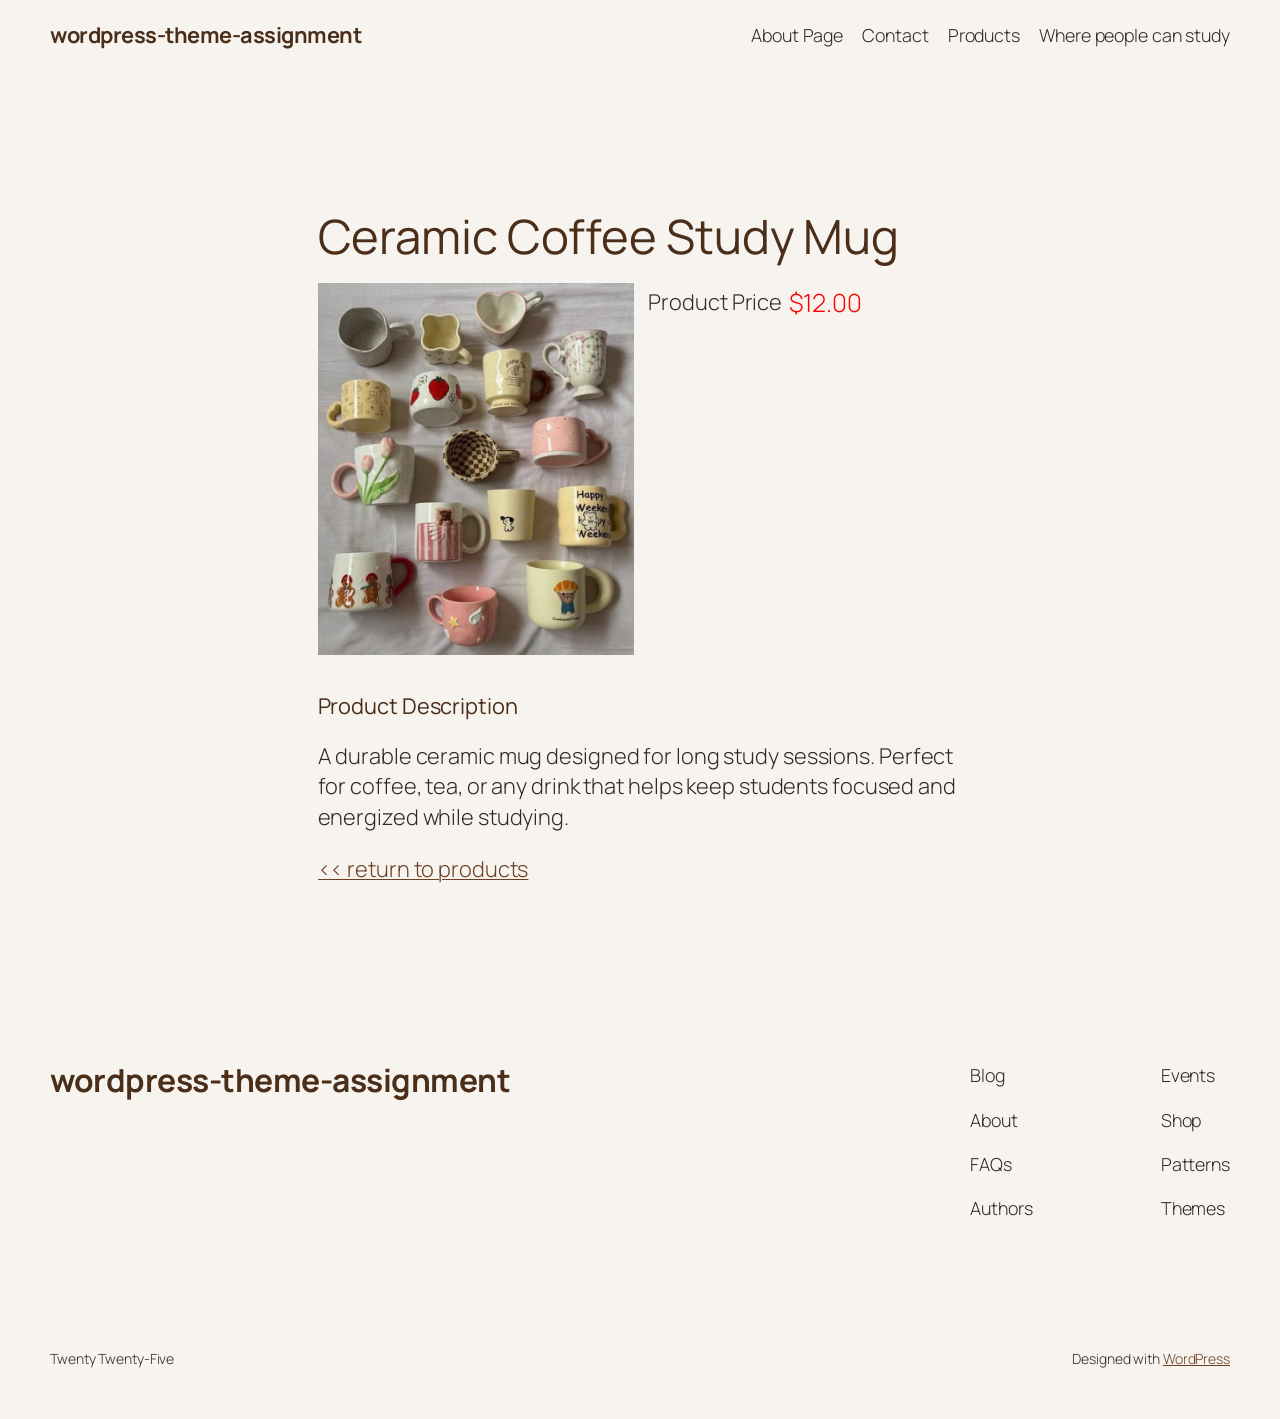
<file: products/ceramic-coffee-study-mug/index.html>
<!DOCTYPE html>
<html lang="en-CA">
<head>
	<meta charset="UTF-8" />
	<meta name="viewport" content="width=device-width, initial-scale=1" />
<meta name='robots' content='max-image-preview:large' />
<title>Ceramic Coffee Study Mug &#8211; wordpress-theme-assignment</title>
<link rel='dns-prefetch' href='//localhost' />
<link rel="alternate" type="application/rss+xml" title="wordpress-theme-assignment &raquo; Feed" href="/feed/" />
<link rel="alternate" type="application/rss+xml" title="wordpress-theme-assignment &raquo; Comments Feed" href="/comments/feed/" />
<link rel="alternate" title="oEmbed (JSON)" type="application/json+oembed" href="/wp-json/oembed/1.0/embed?url=http%3A%2F%2Flocalhost%3A8000%2Fproducts%2Fceramic-coffee-study-mug%2F" />
<link rel="alternate" title="oEmbed (XML)" type="text/xml+oembed" href="/wp-json/oembed/1.0/embed?url=http%3A%2F%2Flocalhost%3A8000%2Fproducts%2Fceramic-coffee-study-mug%2F&#038;format=xml" />
<script async src="https://www.googletagmanager.com/gtag/js?id=G-KFEBW7Q2V1"></script>
<script>
var tinyGtagJsOptions = {"ga4":"G-KFEBW7Q2V1"};
window.dataLayer || (dataLayer = []);
function gtag(){dataLayer.push(arguments);}
gtag('js', new Date());
gtag('config', "G-KFEBW7Q2V1");
</script>
<style id='wp-img-auto-sizes-contain-inline-css'>
img:is([sizes=auto i],[sizes^="auto," i]){contain-intrinsic-size:3000px 1500px}
/*# sourceURL=wp-img-auto-sizes-contain-inline-css */
</style>
<style id='wp-block-site-title-inline-css'>
.wp-block-site-title{box-sizing:border-box}.wp-block-site-title :where(a){color:inherit;font-family:inherit;font-size:inherit;font-style:inherit;font-weight:inherit;letter-spacing:inherit;line-height:inherit;text-decoration:inherit}
/*# sourceURL=/wp-includes/blocks/site-title/style.min.css */
</style>
<style id='wp-block-page-list-inline-css'>
.wp-block-navigation .wp-block-page-list{align-items:var(--navigation-layout-align,initial);background-color:inherit;display:flex;flex-direction:var(--navigation-layout-direction,initial);flex-wrap:var(--navigation-layout-wrap,wrap);justify-content:var(--navigation-layout-justify,initial)}.wp-block-navigation .wp-block-navigation-item{background-color:inherit}.wp-block-page-list{box-sizing:border-box}
/*# sourceURL=/wp-includes/blocks/page-list/style.min.css */
</style>
<style id='wp-block-navigation-inline-css'>
.wp-block-navigation{position:relative}.wp-block-navigation ul{margin-bottom:0;margin-left:0;margin-top:0;padding-left:0}.wp-block-navigation ul,.wp-block-navigation ul li{list-style:none;padding:0}.wp-block-navigation .wp-block-navigation-item{align-items:center;background-color:inherit;display:flex;position:relative}.wp-block-navigation .wp-block-navigation-item .wp-block-navigation__submenu-container:empty{display:none}.wp-block-navigation .wp-block-navigation-item__content{display:block;z-index:1}.wp-block-navigation .wp-block-navigation-item__content.wp-block-navigation-item__content{color:inherit}.wp-block-navigation.has-text-decoration-underline .wp-block-navigation-item__content,.wp-block-navigation.has-text-decoration-underline .wp-block-navigation-item__content:active,.wp-block-navigation.has-text-decoration-underline .wp-block-navigation-item__content:focus{text-decoration:underline}.wp-block-navigation.has-text-decoration-line-through .wp-block-navigation-item__content,.wp-block-navigation.has-text-decoration-line-through .wp-block-navigation-item__content:active,.wp-block-navigation.has-text-decoration-line-through .wp-block-navigation-item__content:focus{text-decoration:line-through}.wp-block-navigation :where(a),.wp-block-navigation :where(a:active),.wp-block-navigation :where(a:focus){text-decoration:none}.wp-block-navigation .wp-block-navigation__submenu-icon{align-self:center;background-color:inherit;border:none;color:currentColor;display:inline-block;font-size:inherit;height:.6em;line-height:0;margin-left:.25em;padding:0;width:.6em}.wp-block-navigation .wp-block-navigation__submenu-icon svg{display:inline-block;stroke:currentColor;height:inherit;margin-top:.075em;width:inherit}.wp-block-navigation{--navigation-layout-justification-setting:flex-start;--navigation-layout-direction:row;--navigation-layout-wrap:wrap;--navigation-layout-justify:flex-start;--navigation-layout-align:center}.wp-block-navigation.is-vertical{--navigation-layout-direction:column;--navigation-layout-justify:initial;--navigation-layout-align:flex-start}.wp-block-navigation.no-wrap{--navigation-layout-wrap:nowrap}.wp-block-navigation.items-justified-center{--navigation-layout-justification-setting:center;--navigation-layout-justify:center}.wp-block-navigation.items-justified-center.is-vertical{--navigation-layout-align:center}.wp-block-navigation.items-justified-right{--navigation-layout-justification-setting:flex-end;--navigation-layout-justify:flex-end}.wp-block-navigation.items-justified-right.is-vertical{--navigation-layout-align:flex-end}.wp-block-navigation.items-justified-space-between{--navigation-layout-justification-setting:space-between;--navigation-layout-justify:space-between}.wp-block-navigation .has-child .wp-block-navigation__submenu-container{align-items:normal;background-color:inherit;color:inherit;display:flex;flex-direction:column;opacity:0;position:absolute;z-index:2}@media not (prefers-reduced-motion){.wp-block-navigation .has-child .wp-block-navigation__submenu-container{transition:opacity .1s linear}}.wp-block-navigation .has-child .wp-block-navigation__submenu-container{height:0;overflow:hidden;visibility:hidden;width:0}.wp-block-navigation .has-child .wp-block-navigation__submenu-container>.wp-block-navigation-item>.wp-block-navigation-item__content{display:flex;flex-grow:1;padding:.5em 1em}.wp-block-navigation .has-child .wp-block-navigation__submenu-container>.wp-block-navigation-item>.wp-block-navigation-item__content .wp-block-navigation__submenu-icon{margin-left:auto;margin-right:0}.wp-block-navigation .has-child .wp-block-navigation__submenu-container .wp-block-navigation-item__content{margin:0}.wp-block-navigation .has-child .wp-block-navigation__submenu-container{left:-1px;top:100%}@media (min-width:782px){.wp-block-navigation .has-child .wp-block-navigation__submenu-container .wp-block-navigation__submenu-container{left:100%;top:-1px}.wp-block-navigation .has-child .wp-block-navigation__submenu-container .wp-block-navigation__submenu-container:before{background:#0000;content:"";display:block;height:100%;position:absolute;right:100%;width:.5em}.wp-block-navigation .has-child .wp-block-navigation__submenu-container .wp-block-navigation__submenu-icon{margin-right:.25em}.wp-block-navigation .has-child .wp-block-navigation__submenu-container .wp-block-navigation__submenu-icon svg{transform:rotate(-90deg)}}.wp-block-navigation .has-child .wp-block-navigation-submenu__toggle[aria-expanded=true]~.wp-block-navigation__submenu-container,.wp-block-navigation .has-child:not(.open-on-click):hover>.wp-block-navigation__submenu-container,.wp-block-navigation .has-child:not(.open-on-click):not(.open-on-hover-click):focus-within>.wp-block-navigation__submenu-container{height:auto;min-width:200px;opacity:1;overflow:visible;visibility:visible;width:auto}.wp-block-navigation.has-background .has-child .wp-block-navigation__submenu-container{left:0;top:100%}@media (min-width:782px){.wp-block-navigation.has-background .has-child .wp-block-navigation__submenu-container .wp-block-navigation__submenu-container{left:100%;top:0}}.wp-block-navigation-submenu{display:flex;position:relative}.wp-block-navigation-submenu .wp-block-navigation__submenu-icon svg{stroke:currentColor}button.wp-block-navigation-item__content{background-color:initial;border:none;color:currentColor;font-family:inherit;font-size:inherit;font-style:inherit;font-weight:inherit;letter-spacing:inherit;line-height:inherit;text-align:left;text-transform:inherit}.wp-block-navigation-submenu__toggle{cursor:pointer}.wp-block-navigation-submenu__toggle[aria-expanded=true]+.wp-block-navigation__submenu-icon>svg,.wp-block-navigation-submenu__toggle[aria-expanded=true]>svg{transform:rotate(180deg)}.wp-block-navigation-item.open-on-click .wp-block-navigation-submenu__toggle{padding-left:0;padding-right:.85em}.wp-block-navigation-item.open-on-click .wp-block-navigation-submenu__toggle+.wp-block-navigation__submenu-icon{margin-left:-.6em;pointer-events:none}.wp-block-navigation-item.open-on-click button.wp-block-navigation-item__content:not(.wp-block-navigation-submenu__toggle){padding:0}.wp-block-navigation .wp-block-page-list,.wp-block-navigation__container,.wp-block-navigation__responsive-close,.wp-block-navigation__responsive-container,.wp-block-navigation__responsive-container-content,.wp-block-navigation__responsive-dialog{gap:inherit}:where(.wp-block-navigation.has-background .wp-block-navigation-item a:not(.wp-element-button)),:where(.wp-block-navigation.has-background .wp-block-navigation-submenu a:not(.wp-element-button)){padding:.5em 1em}:where(.wp-block-navigation .wp-block-navigation__submenu-container .wp-block-navigation-item a:not(.wp-element-button)),:where(.wp-block-navigation .wp-block-navigation__submenu-container .wp-block-navigation-submenu a:not(.wp-element-button)),:where(.wp-block-navigation .wp-block-navigation__submenu-container .wp-block-navigation-submenu button.wp-block-navigation-item__content),:where(.wp-block-navigation .wp-block-navigation__submenu-container .wp-block-pages-list__item button.wp-block-navigation-item__content){padding:.5em 1em}.wp-block-navigation.items-justified-right .wp-block-navigation__container .has-child .wp-block-navigation__submenu-container,.wp-block-navigation.items-justified-right .wp-block-page-list>.has-child .wp-block-navigation__submenu-container,.wp-block-navigation.items-justified-space-between .wp-block-page-list>.has-child:last-child .wp-block-navigation__submenu-container,.wp-block-navigation.items-justified-space-between>.wp-block-navigation__container>.has-child:last-child .wp-block-navigation__submenu-container{left:auto;right:0}.wp-block-navigation.items-justified-right .wp-block-navigation__container .has-child .wp-block-navigation__submenu-container .wp-block-navigation__submenu-container,.wp-block-navigation.items-justified-right .wp-block-page-list>.has-child .wp-block-navigation__submenu-container .wp-block-navigation__submenu-container,.wp-block-navigation.items-justified-space-between .wp-block-page-list>.has-child:last-child .wp-block-navigation__submenu-container .wp-block-navigation__submenu-container,.wp-block-navigation.items-justified-space-between>.wp-block-navigation__container>.has-child:last-child .wp-block-navigation__submenu-container .wp-block-navigation__submenu-container{left:-1px;right:-1px}@media (min-width:782px){.wp-block-navigation.items-justified-right .wp-block-navigation__container .has-child .wp-block-navigation__submenu-container .wp-block-navigation__submenu-container,.wp-block-navigation.items-justified-right .wp-block-page-list>.has-child .wp-block-navigation__submenu-container .wp-block-navigation__submenu-container,.wp-block-navigation.items-justified-space-between .wp-block-page-list>.has-child:last-child .wp-block-navigation__submenu-container .wp-block-navigation__submenu-container,.wp-block-navigation.items-justified-space-between>.wp-block-navigation__container>.has-child:last-child .wp-block-navigation__submenu-container .wp-block-navigation__submenu-container{left:auto;right:100%}}.wp-block-navigation:not(.has-background) .wp-block-navigation__submenu-container{background-color:#fff;border:1px solid #00000026}.wp-block-navigation.has-background .wp-block-navigation__submenu-container{background-color:inherit}.wp-block-navigation:not(.has-text-color) .wp-block-navigation__submenu-container{color:#000}.wp-block-navigation__container{align-items:var(--navigation-layout-align,initial);display:flex;flex-direction:var(--navigation-layout-direction,initial);flex-wrap:var(--navigation-layout-wrap,wrap);justify-content:var(--navigation-layout-justify,initial);list-style:none;margin:0;padding-left:0}.wp-block-navigation__container .is-responsive{display:none}.wp-block-navigation__container:only-child,.wp-block-page-list:only-child{flex-grow:1}@keyframes overlay-menu__fade-in-animation{0%{opacity:0;transform:translateY(.5em)}to{opacity:1;transform:translateY(0)}}.wp-block-navigation__responsive-container{bottom:0;display:none;left:0;position:fixed;right:0;top:0}.wp-block-navigation__responsive-container :where(.wp-block-navigation-item a){color:inherit}.wp-block-navigation__responsive-container .wp-block-navigation__responsive-container-content{align-items:var(--navigation-layout-align,initial);display:flex;flex-direction:var(--navigation-layout-direction,initial);flex-wrap:var(--navigation-layout-wrap,wrap);justify-content:var(--navigation-layout-justify,initial)}.wp-block-navigation__responsive-container:not(.is-menu-open.is-menu-open){background-color:inherit!important;color:inherit!important}.wp-block-navigation__responsive-container.is-menu-open{background-color:inherit;display:flex;flex-direction:column}@media not (prefers-reduced-motion){.wp-block-navigation__responsive-container.is-menu-open{animation:overlay-menu__fade-in-animation .1s ease-out;animation-fill-mode:forwards}}.wp-block-navigation__responsive-container.is-menu-open{overflow:auto;padding:clamp(1rem,var(--wp--style--root--padding-top),20rem) clamp(1rem,var(--wp--style--root--padding-right),20rem) clamp(1rem,var(--wp--style--root--padding-bottom),20rem) clamp(1rem,var(--wp--style--root--padding-left),20rem);z-index:100000}.wp-block-navigation__responsive-container.is-menu-open .wp-block-navigation__responsive-container-content{align-items:var(--navigation-layout-justification-setting,inherit);display:flex;flex-direction:column;flex-wrap:nowrap;overflow:visible;padding-top:calc(2rem + 24px)}.wp-block-navigation__responsive-container.is-menu-open .wp-block-navigation__responsive-container-content,.wp-block-navigation__responsive-container.is-menu-open .wp-block-navigation__responsive-container-content .wp-block-navigation__container,.wp-block-navigation__responsive-container.is-menu-open .wp-block-navigation__responsive-container-content .wp-block-page-list{justify-content:flex-start}.wp-block-navigation__responsive-container.is-menu-open .wp-block-navigation__responsive-container-content .wp-block-navigation__submenu-icon{display:none}.wp-block-navigation__responsive-container.is-menu-open .wp-block-navigation__responsive-container-content .has-child .wp-block-navigation__submenu-container{border:none;height:auto;min-width:200px;opacity:1;overflow:initial;padding-left:2rem;padding-right:2rem;position:static;visibility:visible;width:auto}.wp-block-navigation__responsive-container.is-menu-open .wp-block-navigation__responsive-container-content .wp-block-navigation__container,.wp-block-navigation__responsive-container.is-menu-open .wp-block-navigation__responsive-container-content .wp-block-navigation__submenu-container{gap:inherit}.wp-block-navigation__responsive-container.is-menu-open .wp-block-navigation__responsive-container-content .wp-block-navigation__submenu-container{padding-top:var(--wp--style--block-gap,2em)}.wp-block-navigation__responsive-container.is-menu-open .wp-block-navigation__responsive-container-content .wp-block-navigation-item__content{padding:0}.wp-block-navigation__responsive-container.is-menu-open .wp-block-navigation__responsive-container-content .wp-block-navigation-item,.wp-block-navigation__responsive-container.is-menu-open .wp-block-navigation__responsive-container-content .wp-block-navigation__container,.wp-block-navigation__responsive-container.is-menu-open .wp-block-navigation__responsive-container-content .wp-block-page-list{align-items:var(--navigation-layout-justification-setting,initial);display:flex;flex-direction:column}.wp-block-navigation__responsive-container.is-menu-open .wp-block-navigation-item,.wp-block-navigation__responsive-container.is-menu-open .wp-block-navigation-item .wp-block-navigation__submenu-container,.wp-block-navigation__responsive-container.is-menu-open .wp-block-navigation__container,.wp-block-navigation__responsive-container.is-menu-open .wp-block-page-list{background:#0000!important;color:inherit!important}.wp-block-navigation__responsive-container.is-menu-open .wp-block-navigation__submenu-container.wp-block-navigation__submenu-container.wp-block-navigation__submenu-container.wp-block-navigation__submenu-container{left:auto;right:auto}@media (min-width:600px){.wp-block-navigation__responsive-container:not(.hidden-by-default):not(.is-menu-open){background-color:inherit;display:block;position:relative;width:100%;z-index:auto}.wp-block-navigation__responsive-container:not(.hidden-by-default):not(.is-menu-open) .wp-block-navigation__responsive-container-close{display:none}.wp-block-navigation__responsive-container.is-menu-open .wp-block-navigation__submenu-container.wp-block-navigation__submenu-container.wp-block-navigation__submenu-container.wp-block-navigation__submenu-container{left:0}}.wp-block-navigation:not(.has-background) .wp-block-navigation__responsive-container.is-menu-open{background-color:#fff}.wp-block-navigation:not(.has-text-color) .wp-block-navigation__responsive-container.is-menu-open{color:#000}.wp-block-navigation__toggle_button_label{font-size:1rem;font-weight:700}.wp-block-navigation__responsive-container-close,.wp-block-navigation__responsive-container-open{background:#0000;border:none;color:currentColor;cursor:pointer;margin:0;padding:0;text-transform:inherit;vertical-align:middle}.wp-block-navigation__responsive-container-close svg,.wp-block-navigation__responsive-container-open svg{fill:currentColor;display:block;height:24px;pointer-events:none;width:24px}.wp-block-navigation__responsive-container-open{display:flex}.wp-block-navigation__responsive-container-open.wp-block-navigation__responsive-container-open.wp-block-navigation__responsive-container-open{font-family:inherit;font-size:inherit;font-weight:inherit}@media (min-width:600px){.wp-block-navigation__responsive-container-open:not(.always-shown){display:none}}.wp-block-navigation__responsive-container-close{position:absolute;right:0;top:0;z-index:2}.wp-block-navigation__responsive-container-close.wp-block-navigation__responsive-container-close.wp-block-navigation__responsive-container-close{font-family:inherit;font-size:inherit;font-weight:inherit}.wp-block-navigation__responsive-close{width:100%}.has-modal-open .wp-block-navigation__responsive-close{margin-left:auto;margin-right:auto;max-width:var(--wp--style--global--wide-size,100%)}.wp-block-navigation__responsive-close:focus{outline:none}.is-menu-open .wp-block-navigation__responsive-close,.is-menu-open .wp-block-navigation__responsive-container-content,.is-menu-open .wp-block-navigation__responsive-dialog{box-sizing:border-box}.wp-block-navigation__responsive-dialog{position:relative}.has-modal-open .admin-bar .is-menu-open .wp-block-navigation__responsive-dialog{margin-top:46px}@media (min-width:782px){.has-modal-open .admin-bar .is-menu-open .wp-block-navigation__responsive-dialog{margin-top:32px}}html.has-modal-open{overflow:hidden}
/*# sourceURL=/wp-includes/blocks/navigation/style.min.css */
</style>
<style id='wp-block-group-inline-css'>
.wp-block-group{box-sizing:border-box}:where(.wp-block-group.wp-block-group-is-layout-constrained){position:relative}
/*# sourceURL=/wp-includes/blocks/group/style.min.css */
</style>
<style id='wp-block-post-title-inline-css'>
.wp-block-post-title{box-sizing:border-box;word-break:break-word}.wp-block-post-title :where(a){display:inline-block;font-family:inherit;font-size:inherit;font-style:inherit;font-weight:inherit;letter-spacing:inherit;line-height:inherit;text-decoration:inherit}
/*# sourceURL=/wp-includes/blocks/post-title/style.min.css */
</style>
<link rel='stylesheet' id='dashicons-css' href='/wp-includes/css/dashicons.min.css?ver=6.9.4' media='all' />
<link rel='stylesheet' id='al_product_styles-css' href='/wp-content/plugins/ecommerce-product-catalog/css/al_product.min.css?timestamp=1773449372&#038;ver=6.9.4' media='all' />
<style id='wp-block-paragraph-inline-css'>
.is-small-text{font-size:.875em}.is-regular-text{font-size:1em}.is-large-text{font-size:2.25em}.is-larger-text{font-size:3em}.has-drop-cap:not(:focus):first-letter{float:left;font-size:8.4em;font-style:normal;font-weight:100;line-height:.68;margin:.05em .1em 0 0;text-transform:uppercase}body.rtl .has-drop-cap:not(:focus):first-letter{float:none;margin-left:.1em}p.has-drop-cap.has-background{overflow:hidden}:root :where(p.has-background){padding:1.25em 2.375em}:where(p.has-text-color:not(.has-link-color)) a{color:inherit}p.has-text-align-left[style*="writing-mode:vertical-lr"],p.has-text-align-right[style*="writing-mode:vertical-rl"]{rotate:180deg}
/*# sourceURL=/wp-includes/blocks/paragraph/style.min.css */
</style>
<style id='wp-block-post-content-inline-css'>
.wp-block-post-content{display:flow-root}
/*# sourceURL=/wp-includes/blocks/post-content/style.min.css */
</style>
<style id='wp-block-spacer-inline-css'>
.wp-block-spacer{clear:both}
/*# sourceURL=/wp-includes/blocks/spacer/style.min.css */
</style>
<style id='wp-block-columns-inline-css'>
.wp-block-columns{box-sizing:border-box;display:flex;flex-wrap:wrap!important}@media (min-width:782px){.wp-block-columns{flex-wrap:nowrap!important}}.wp-block-columns{align-items:normal!important}.wp-block-columns.are-vertically-aligned-top{align-items:flex-start}.wp-block-columns.are-vertically-aligned-center{align-items:center}.wp-block-columns.are-vertically-aligned-bottom{align-items:flex-end}@media (max-width:781px){.wp-block-columns:not(.is-not-stacked-on-mobile)>.wp-block-column{flex-basis:100%!important}}@media (min-width:782px){.wp-block-columns:not(.is-not-stacked-on-mobile)>.wp-block-column{flex-basis:0;flex-grow:1}.wp-block-columns:not(.is-not-stacked-on-mobile)>.wp-block-column[style*=flex-basis]{flex-grow:0}}.wp-block-columns.is-not-stacked-on-mobile{flex-wrap:nowrap!important}.wp-block-columns.is-not-stacked-on-mobile>.wp-block-column{flex-basis:0;flex-grow:1}.wp-block-columns.is-not-stacked-on-mobile>.wp-block-column[style*=flex-basis]{flex-grow:0}:where(.wp-block-columns){margin-bottom:1.75em}:where(.wp-block-columns.has-background){padding:1.25em 2.375em}.wp-block-column{flex-grow:1;min-width:0;overflow-wrap:break-word;word-break:break-word}.wp-block-column.is-vertically-aligned-top{align-self:flex-start}.wp-block-column.is-vertically-aligned-center{align-self:center}.wp-block-column.is-vertically-aligned-bottom{align-self:flex-end}.wp-block-column.is-vertically-aligned-stretch{align-self:stretch}.wp-block-column.is-vertically-aligned-bottom,.wp-block-column.is-vertically-aligned-center,.wp-block-column.is-vertically-aligned-top{width:100%}
/*# sourceURL=/wp-includes/blocks/columns/style.min.css */
</style>
<style id='wp-block-navigation-link-inline-css'>
.wp-block-navigation .wp-block-navigation-item__label{overflow-wrap:break-word}.wp-block-navigation .wp-block-navigation-item__description{display:none}.link-ui-tools{outline:1px solid #f0f0f0;padding:8px}.link-ui-block-inserter{padding-top:8px}.link-ui-block-inserter__back{margin-left:8px;text-transform:uppercase}
/*# sourceURL=/wp-includes/blocks/navigation-link/style.min.css */
</style>
<style id='wp-emoji-styles-inline-css'>

	img.wp-smiley, img.emoji {
		display: inline !important;
		border: none !important;
		box-shadow: none !important;
		height: 1em !important;
		width: 1em !important;
		margin: 0 0.07em !important;
		vertical-align: -0.1em !important;
		background: none !important;
		padding: 0 !important;
	}
/*# sourceURL=wp-emoji-styles-inline-css */
</style>
<style id='wp-block-library-inline-css'>
:root{--wp-block-synced-color:#7a00df;--wp-block-synced-color--rgb:122,0,223;--wp-bound-block-color:var(--wp-block-synced-color);--wp-editor-canvas-background:#ddd;--wp-admin-theme-color:#007cba;--wp-admin-theme-color--rgb:0,124,186;--wp-admin-theme-color-darker-10:#006ba1;--wp-admin-theme-color-darker-10--rgb:0,107,160.5;--wp-admin-theme-color-darker-20:#005a87;--wp-admin-theme-color-darker-20--rgb:0,90,135;--wp-admin-border-width-focus:2px}@media (min-resolution:192dpi){:root{--wp-admin-border-width-focus:1.5px}}.wp-element-button{cursor:pointer}:root .has-very-light-gray-background-color{background-color:#eee}:root .has-very-dark-gray-background-color{background-color:#313131}:root .has-very-light-gray-color{color:#eee}:root .has-very-dark-gray-color{color:#313131}:root .has-vivid-green-cyan-to-vivid-cyan-blue-gradient-background{background:linear-gradient(135deg,#00d084,#0693e3)}:root .has-purple-crush-gradient-background{background:linear-gradient(135deg,#34e2e4,#4721fb 50%,#ab1dfe)}:root .has-hazy-dawn-gradient-background{background:linear-gradient(135deg,#faaca8,#dad0ec)}:root .has-subdued-olive-gradient-background{background:linear-gradient(135deg,#fafae1,#67a671)}:root .has-atomic-cream-gradient-background{background:linear-gradient(135deg,#fdd79a,#004a59)}:root .has-nightshade-gradient-background{background:linear-gradient(135deg,#330968,#31cdcf)}:root .has-midnight-gradient-background{background:linear-gradient(135deg,#020381,#2874fc)}:root{--wp--preset--font-size--normal:16px;--wp--preset--font-size--huge:42px}.has-regular-font-size{font-size:1em}.has-larger-font-size{font-size:2.625em}.has-normal-font-size{font-size:var(--wp--preset--font-size--normal)}.has-huge-font-size{font-size:var(--wp--preset--font-size--huge)}.has-text-align-center{text-align:center}.has-text-align-left{text-align:left}.has-text-align-right{text-align:right}.has-fit-text{white-space:nowrap!important}#end-resizable-editor-section{display:none}.aligncenter{clear:both}.items-justified-left{justify-content:flex-start}.items-justified-center{justify-content:center}.items-justified-right{justify-content:flex-end}.items-justified-space-between{justify-content:space-between}.screen-reader-text{border:0;clip-path:inset(50%);height:1px;margin:-1px;overflow:hidden;padding:0;position:absolute;width:1px;word-wrap:normal!important}.screen-reader-text:focus{background-color:#ddd;clip-path:none;color:#444;display:block;font-size:1em;height:auto;left:5px;line-height:normal;padding:15px 23px 14px;text-decoration:none;top:5px;width:auto;z-index:100000}html :where(.has-border-color){border-style:solid}html :where([style*=border-top-color]){border-top-style:solid}html :where([style*=border-right-color]){border-right-style:solid}html :where([style*=border-bottom-color]){border-bottom-style:solid}html :where([style*=border-left-color]){border-left-style:solid}html :where([style*=border-width]){border-style:solid}html :where([style*=border-top-width]){border-top-style:solid}html :where([style*=border-right-width]){border-right-style:solid}html :where([style*=border-bottom-width]){border-bottom-style:solid}html :where([style*=border-left-width]){border-left-style:solid}html :where(img[class*=wp-image-]){height:auto;max-width:100%}:where(figure){margin:0 0 1em}html :where(.is-position-sticky){--wp-admin--admin-bar--position-offset:var(--wp-admin--admin-bar--height,0px)}@media screen and (max-width:600px){html :where(.is-position-sticky){--wp-admin--admin-bar--position-offset:0px}}
/*# sourceURL=/wp-includes/css/dist/block-library/common.min.css */
</style>
<link rel='stylesheet' id='ic_blocks-css' href='/wp-content/plugins/ecommerce-product-catalog/includes/blocks/ic-blocks.min.css?timestamp=1773449372&#038;ver=6.9.4' media='all' />
<style id='global-styles-inline-css'>
:root{--wp--preset--aspect-ratio--square: 1;--wp--preset--aspect-ratio--4-3: 4/3;--wp--preset--aspect-ratio--3-4: 3/4;--wp--preset--aspect-ratio--3-2: 3/2;--wp--preset--aspect-ratio--2-3: 2/3;--wp--preset--aspect-ratio--16-9: 16/9;--wp--preset--aspect-ratio--9-16: 9/16;--wp--preset--color--black: #000000;--wp--preset--color--cyan-bluish-gray: #abb8c3;--wp--preset--color--white: #ffffff;--wp--preset--color--pale-pink: #f78da7;--wp--preset--color--vivid-red: #cf2e2e;--wp--preset--color--luminous-vivid-orange: #ff6900;--wp--preset--color--luminous-vivid-amber: #fcb900;--wp--preset--color--light-green-cyan: #7bdcb5;--wp--preset--color--vivid-green-cyan: #00d084;--wp--preset--color--pale-cyan-blue: #8ed1fc;--wp--preset--color--vivid-cyan-blue: #0693e3;--wp--preset--color--vivid-purple: #9b51e0;--wp--preset--color--base: #FFFFFF;--wp--preset--color--contrast: #111111;--wp--preset--color--accent-1: #FFEE58;--wp--preset--color--accent-2: #F6CFF4;--wp--preset--color--accent-3: #503AA8;--wp--preset--color--accent-4: #686868;--wp--preset--color--accent-5: #FBFAF3;--wp--preset--color--accent-6: color-mix(in srgb, currentColor 20%, transparent);--wp--preset--gradient--vivid-cyan-blue-to-vivid-purple: linear-gradient(135deg,rgb(6,147,227) 0%,rgb(155,81,224) 100%);--wp--preset--gradient--light-green-cyan-to-vivid-green-cyan: linear-gradient(135deg,rgb(122,220,180) 0%,rgb(0,208,130) 100%);--wp--preset--gradient--luminous-vivid-amber-to-luminous-vivid-orange: linear-gradient(135deg,rgb(252,185,0) 0%,rgb(255,105,0) 100%);--wp--preset--gradient--luminous-vivid-orange-to-vivid-red: linear-gradient(135deg,rgb(255,105,0) 0%,rgb(207,46,46) 100%);--wp--preset--gradient--very-light-gray-to-cyan-bluish-gray: linear-gradient(135deg,rgb(238,238,238) 0%,rgb(169,184,195) 100%);--wp--preset--gradient--cool-to-warm-spectrum: linear-gradient(135deg,rgb(74,234,220) 0%,rgb(151,120,209) 20%,rgb(207,42,186) 40%,rgb(238,44,130) 60%,rgb(251,105,98) 80%,rgb(254,248,76) 100%);--wp--preset--gradient--blush-light-purple: linear-gradient(135deg,rgb(255,206,236) 0%,rgb(152,150,240) 100%);--wp--preset--gradient--blush-bordeaux: linear-gradient(135deg,rgb(254,205,165) 0%,rgb(254,45,45) 50%,rgb(107,0,62) 100%);--wp--preset--gradient--luminous-dusk: linear-gradient(135deg,rgb(255,203,112) 0%,rgb(199,81,192) 50%,rgb(65,88,208) 100%);--wp--preset--gradient--pale-ocean: linear-gradient(135deg,rgb(255,245,203) 0%,rgb(182,227,212) 50%,rgb(51,167,181) 100%);--wp--preset--gradient--electric-grass: linear-gradient(135deg,rgb(202,248,128) 0%,rgb(113,206,126) 100%);--wp--preset--gradient--midnight: linear-gradient(135deg,rgb(2,3,129) 0%,rgb(40,116,252) 100%);--wp--preset--font-size--small: 0.875rem;--wp--preset--font-size--medium: clamp(1rem, 1rem + ((1vw - 0.2rem) * 0.196), 1.125rem);--wp--preset--font-size--large: clamp(1.125rem, 1.125rem + ((1vw - 0.2rem) * 0.392), 1.375rem);--wp--preset--font-size--x-large: clamp(1.75rem, 1.75rem + ((1vw - 0.2rem) * 0.392), 2rem);--wp--preset--font-size--xx-large: clamp(2.15rem, 2.15rem + ((1vw - 0.2rem) * 1.333), 3rem);--wp--preset--font-family--manrope: Manrope, sans-serif;--wp--preset--font-family--fira-code: "Fira Code", monospace;--wp--preset--spacing--20: 10px;--wp--preset--spacing--30: 20px;--wp--preset--spacing--40: 30px;--wp--preset--spacing--50: clamp(30px, 5vw, 50px);--wp--preset--spacing--60: clamp(30px, 7vw, 70px);--wp--preset--spacing--70: clamp(50px, 7vw, 90px);--wp--preset--spacing--80: clamp(70px, 10vw, 140px);--wp--preset--shadow--natural: 6px 6px 9px rgba(0, 0, 0, 0.2);--wp--preset--shadow--deep: 12px 12px 50px rgba(0, 0, 0, 0.4);--wp--preset--shadow--sharp: 6px 6px 0px rgba(0, 0, 0, 0.2);--wp--preset--shadow--outlined: 6px 6px 0px -3px rgb(255, 255, 255), 6px 6px rgb(0, 0, 0);--wp--preset--shadow--crisp: 6px 6px 0px rgb(0, 0, 0);}:root { --wp--style--global--content-size: 645px;--wp--style--global--wide-size: 1340px; }:where(body) { margin: 0; }.wp-site-blocks { padding-top: var(--wp--style--root--padding-top); padding-bottom: var(--wp--style--root--padding-bottom); }.has-global-padding { padding-right: var(--wp--style--root--padding-right); padding-left: var(--wp--style--root--padding-left); }.has-global-padding > .alignfull { margin-right: calc(var(--wp--style--root--padding-right) * -1); margin-left: calc(var(--wp--style--root--padding-left) * -1); }.has-global-padding :where(:not(.alignfull.is-layout-flow) > .has-global-padding:not(.wp-block-block, .alignfull)) { padding-right: 0; padding-left: 0; }.has-global-padding :where(:not(.alignfull.is-layout-flow) > .has-global-padding:not(.wp-block-block, .alignfull)) > .alignfull { margin-left: 0; margin-right: 0; }.wp-site-blocks > .alignleft { float: left; margin-right: 2em; }.wp-site-blocks > .alignright { float: right; margin-left: 2em; }.wp-site-blocks > .aligncenter { justify-content: center; margin-left: auto; margin-right: auto; }:where(.wp-site-blocks) > * { margin-block-start: 1.2rem; margin-block-end: 0; }:where(.wp-site-blocks) > :first-child { margin-block-start: 0; }:where(.wp-site-blocks) > :last-child { margin-block-end: 0; }:root { --wp--style--block-gap: 1.2rem; }:root :where(.is-layout-flow) > :first-child{margin-block-start: 0;}:root :where(.is-layout-flow) > :last-child{margin-block-end: 0;}:root :where(.is-layout-flow) > *{margin-block-start: 1.2rem;margin-block-end: 0;}:root :where(.is-layout-constrained) > :first-child{margin-block-start: 0;}:root :where(.is-layout-constrained) > :last-child{margin-block-end: 0;}:root :where(.is-layout-constrained) > *{margin-block-start: 1.2rem;margin-block-end: 0;}:root :where(.is-layout-flex){gap: 1.2rem;}:root :where(.is-layout-grid){gap: 1.2rem;}.is-layout-flow > .alignleft{float: left;margin-inline-start: 0;margin-inline-end: 2em;}.is-layout-flow > .alignright{float: right;margin-inline-start: 2em;margin-inline-end: 0;}.is-layout-flow > .aligncenter{margin-left: auto !important;margin-right: auto !important;}.is-layout-constrained > .alignleft{float: left;margin-inline-start: 0;margin-inline-end: 2em;}.is-layout-constrained > .alignright{float: right;margin-inline-start: 2em;margin-inline-end: 0;}.is-layout-constrained > .aligncenter{margin-left: auto !important;margin-right: auto !important;}.is-layout-constrained > :where(:not(.alignleft):not(.alignright):not(.alignfull)){max-width: var(--wp--style--global--content-size);margin-left: auto !important;margin-right: auto !important;}.is-layout-constrained > .alignwide{max-width: var(--wp--style--global--wide-size);}body .is-layout-flex{display: flex;}.is-layout-flex{flex-wrap: wrap;align-items: center;}.is-layout-flex > :is(*, div){margin: 0;}body .is-layout-grid{display: grid;}.is-layout-grid > :is(*, div){margin: 0;}body{background-color: var(--wp--preset--color--base);color: var(--wp--preset--color--contrast);font-family: var(--wp--preset--font-family--manrope);font-size: var(--wp--preset--font-size--large);font-weight: 300;letter-spacing: -0.1px;line-height: 1.4;--wp--style--root--padding-top: 0px;--wp--style--root--padding-right: var(--wp--preset--spacing--50);--wp--style--root--padding-bottom: 0px;--wp--style--root--padding-left: var(--wp--preset--spacing--50);}a:where(:not(.wp-element-button)){color: currentColor;text-decoration: underline;}:root :where(a:where(:not(.wp-element-button)):hover){text-decoration: none;}h1, h2, h3, h4, h5, h6{font-weight: 400;letter-spacing: -0.1px;line-height: 1.125;}h1{font-size: var(--wp--preset--font-size--xx-large);}h2{font-size: var(--wp--preset--font-size--x-large);}h3{font-size: var(--wp--preset--font-size--large);}h4{font-size: var(--wp--preset--font-size--medium);}h5{font-size: var(--wp--preset--font-size--small);letter-spacing: 0.5px;}h6{font-size: var(--wp--preset--font-size--small);font-weight: 700;letter-spacing: 1.4px;text-transform: uppercase;}:root :where(.wp-element-button, .wp-block-button__link){background-color: var(--wp--preset--color--contrast);border-width: 0;color: var(--wp--preset--color--base);font-family: inherit;font-size: var(--wp--preset--font-size--medium);font-style: inherit;font-weight: inherit;letter-spacing: inherit;line-height: inherit;padding-top: 1rem;padding-right: 2.25rem;padding-bottom: 1rem;padding-left: 2.25rem;text-decoration: none;text-transform: inherit;}:root :where(.wp-element-button:hover, .wp-block-button__link:hover){background-color: color-mix(in srgb, var(--wp--preset--color--contrast) 85%, transparent);border-color: transparent;color: var(--wp--preset--color--base);}:root :where(.wp-element-button:focus, .wp-block-button__link:focus){outline-color: var(--wp--preset--color--accent-4);outline-offset: 2px;}:root :where(.wp-element-caption, .wp-block-audio figcaption, .wp-block-embed figcaption, .wp-block-gallery figcaption, .wp-block-image figcaption, .wp-block-table figcaption, .wp-block-video figcaption){font-size: var(--wp--preset--font-size--small);line-height: 1.4;}.has-black-color{color: var(--wp--preset--color--black) !important;}.has-cyan-bluish-gray-color{color: var(--wp--preset--color--cyan-bluish-gray) !important;}.has-white-color{color: var(--wp--preset--color--white) !important;}.has-pale-pink-color{color: var(--wp--preset--color--pale-pink) !important;}.has-vivid-red-color{color: var(--wp--preset--color--vivid-red) !important;}.has-luminous-vivid-orange-color{color: var(--wp--preset--color--luminous-vivid-orange) !important;}.has-luminous-vivid-amber-color{color: var(--wp--preset--color--luminous-vivid-amber) !important;}.has-light-green-cyan-color{color: var(--wp--preset--color--light-green-cyan) !important;}.has-vivid-green-cyan-color{color: var(--wp--preset--color--vivid-green-cyan) !important;}.has-pale-cyan-blue-color{color: var(--wp--preset--color--pale-cyan-blue) !important;}.has-vivid-cyan-blue-color{color: var(--wp--preset--color--vivid-cyan-blue) !important;}.has-vivid-purple-color{color: var(--wp--preset--color--vivid-purple) !important;}.has-base-color{color: var(--wp--preset--color--base) !important;}.has-contrast-color{color: var(--wp--preset--color--contrast) !important;}.has-accent-1-color{color: var(--wp--preset--color--accent-1) !important;}.has-accent-2-color{color: var(--wp--preset--color--accent-2) !important;}.has-accent-3-color{color: var(--wp--preset--color--accent-3) !important;}.has-accent-4-color{color: var(--wp--preset--color--accent-4) !important;}.has-accent-5-color{color: var(--wp--preset--color--accent-5) !important;}.has-accent-6-color{color: var(--wp--preset--color--accent-6) !important;}.has-black-background-color{background-color: var(--wp--preset--color--black) !important;}.has-cyan-bluish-gray-background-color{background-color: var(--wp--preset--color--cyan-bluish-gray) !important;}.has-white-background-color{background-color: var(--wp--preset--color--white) !important;}.has-pale-pink-background-color{background-color: var(--wp--preset--color--pale-pink) !important;}.has-vivid-red-background-color{background-color: var(--wp--preset--color--vivid-red) !important;}.has-luminous-vivid-orange-background-color{background-color: var(--wp--preset--color--luminous-vivid-orange) !important;}.has-luminous-vivid-amber-background-color{background-color: var(--wp--preset--color--luminous-vivid-amber) !important;}.has-light-green-cyan-background-color{background-color: var(--wp--preset--color--light-green-cyan) !important;}.has-vivid-green-cyan-background-color{background-color: var(--wp--preset--color--vivid-green-cyan) !important;}.has-pale-cyan-blue-background-color{background-color: var(--wp--preset--color--pale-cyan-blue) !important;}.has-vivid-cyan-blue-background-color{background-color: var(--wp--preset--color--vivid-cyan-blue) !important;}.has-vivid-purple-background-color{background-color: var(--wp--preset--color--vivid-purple) !important;}.has-base-background-color{background-color: var(--wp--preset--color--base) !important;}.has-contrast-background-color{background-color: var(--wp--preset--color--contrast) !important;}.has-accent-1-background-color{background-color: var(--wp--preset--color--accent-1) !important;}.has-accent-2-background-color{background-color: var(--wp--preset--color--accent-2) !important;}.has-accent-3-background-color{background-color: var(--wp--preset--color--accent-3) !important;}.has-accent-4-background-color{background-color: var(--wp--preset--color--accent-4) !important;}.has-accent-5-background-color{background-color: var(--wp--preset--color--accent-5) !important;}.has-accent-6-background-color{background-color: var(--wp--preset--color--accent-6) !important;}.has-black-border-color{border-color: var(--wp--preset--color--black) !important;}.has-cyan-bluish-gray-border-color{border-color: var(--wp--preset--color--cyan-bluish-gray) !important;}.has-white-border-color{border-color: var(--wp--preset--color--white) !important;}.has-pale-pink-border-color{border-color: var(--wp--preset--color--pale-pink) !important;}.has-vivid-red-border-color{border-color: var(--wp--preset--color--vivid-red) !important;}.has-luminous-vivid-orange-border-color{border-color: var(--wp--preset--color--luminous-vivid-orange) !important;}.has-luminous-vivid-amber-border-color{border-color: var(--wp--preset--color--luminous-vivid-amber) !important;}.has-light-green-cyan-border-color{border-color: var(--wp--preset--color--light-green-cyan) !important;}.has-vivid-green-cyan-border-color{border-color: var(--wp--preset--color--vivid-green-cyan) !important;}.has-pale-cyan-blue-border-color{border-color: var(--wp--preset--color--pale-cyan-blue) !important;}.has-vivid-cyan-blue-border-color{border-color: var(--wp--preset--color--vivid-cyan-blue) !important;}.has-vivid-purple-border-color{border-color: var(--wp--preset--color--vivid-purple) !important;}.has-base-border-color{border-color: var(--wp--preset--color--base) !important;}.has-contrast-border-color{border-color: var(--wp--preset--color--contrast) !important;}.has-accent-1-border-color{border-color: var(--wp--preset--color--accent-1) !important;}.has-accent-2-border-color{border-color: var(--wp--preset--color--accent-2) !important;}.has-accent-3-border-color{border-color: var(--wp--preset--color--accent-3) !important;}.has-accent-4-border-color{border-color: var(--wp--preset--color--accent-4) !important;}.has-accent-5-border-color{border-color: var(--wp--preset--color--accent-5) !important;}.has-accent-6-border-color{border-color: var(--wp--preset--color--accent-6) !important;}.has-vivid-cyan-blue-to-vivid-purple-gradient-background{background: var(--wp--preset--gradient--vivid-cyan-blue-to-vivid-purple) !important;}.has-light-green-cyan-to-vivid-green-cyan-gradient-background{background: var(--wp--preset--gradient--light-green-cyan-to-vivid-green-cyan) !important;}.has-luminous-vivid-amber-to-luminous-vivid-orange-gradient-background{background: var(--wp--preset--gradient--luminous-vivid-amber-to-luminous-vivid-orange) !important;}.has-luminous-vivid-orange-to-vivid-red-gradient-background{background: var(--wp--preset--gradient--luminous-vivid-orange-to-vivid-red) !important;}.has-very-light-gray-to-cyan-bluish-gray-gradient-background{background: var(--wp--preset--gradient--very-light-gray-to-cyan-bluish-gray) !important;}.has-cool-to-warm-spectrum-gradient-background{background: var(--wp--preset--gradient--cool-to-warm-spectrum) !important;}.has-blush-light-purple-gradient-background{background: var(--wp--preset--gradient--blush-light-purple) !important;}.has-blush-bordeaux-gradient-background{background: var(--wp--preset--gradient--blush-bordeaux) !important;}.has-luminous-dusk-gradient-background{background: var(--wp--preset--gradient--luminous-dusk) !important;}.has-pale-ocean-gradient-background{background: var(--wp--preset--gradient--pale-ocean) !important;}.has-electric-grass-gradient-background{background: var(--wp--preset--gradient--electric-grass) !important;}.has-midnight-gradient-background{background: var(--wp--preset--gradient--midnight) !important;}.has-small-font-size{font-size: var(--wp--preset--font-size--small) !important;}.has-medium-font-size{font-size: var(--wp--preset--font-size--medium) !important;}.has-large-font-size{font-size: var(--wp--preset--font-size--large) !important;}.has-x-large-font-size{font-size: var(--wp--preset--font-size--x-large) !important;}.has-xx-large-font-size{font-size: var(--wp--preset--font-size--xx-large) !important;}.has-manrope-font-family{font-family: var(--wp--preset--font-family--manrope) !important;}.has-fira-code-font-family{font-family: var(--wp--preset--font-family--fira-code) !important;}
:root :where(.wp-block-columns-is-layout-flow) > :first-child{margin-block-start: 0;}:root :where(.wp-block-columns-is-layout-flow) > :last-child{margin-block-end: 0;}:root :where(.wp-block-columns-is-layout-flow) > *{margin-block-start: var(--wp--preset--spacing--50);margin-block-end: 0;}:root :where(.wp-block-columns-is-layout-constrained) > :first-child{margin-block-start: 0;}:root :where(.wp-block-columns-is-layout-constrained) > :last-child{margin-block-end: 0;}:root :where(.wp-block-columns-is-layout-constrained) > *{margin-block-start: var(--wp--preset--spacing--50);margin-block-end: 0;}:root :where(.wp-block-columns-is-layout-flex){gap: var(--wp--preset--spacing--50);}:root :where(.wp-block-columns-is-layout-grid){gap: var(--wp--preset--spacing--50);}
:root :where(.wp-block-post-title a:where(:not(.wp-element-button))){text-decoration: none;}
:root :where(.wp-block-post-title a:where(:not(.wp-element-button)):hover){text-decoration: underline;}
:root :where(.wp-block-site-title){font-weight: 700;letter-spacing: -.5px;}
:root :where(.wp-block-site-title a:where(:not(.wp-element-button))){text-decoration: none;}
:root :where(.wp-block-site-title a:where(:not(.wp-element-button)):hover){text-decoration: underline;}
:root :where(.wp-block-navigation){font-size: var(--wp--preset--font-size--medium);}
:root :where(.wp-block-navigation a:where(:not(.wp-element-button))){text-decoration: none;}
:root :where(.wp-block-navigation a:where(:not(.wp-element-button)):hover){text-decoration: underline;}
/*# sourceURL=global-styles-inline-css */
</style>
<style id='core-block-supports-inline-css'>
.wp-container-core-navigation-is-layout-fc306653{justify-content:flex-end;}.wp-container-core-group-is-layout-f4c28e8b{flex-wrap:nowrap;gap:var(--wp--preset--spacing--10);justify-content:flex-end;}.wp-container-core-group-is-layout-8165f36a{flex-wrap:nowrap;justify-content:space-between;}.wp-container-core-columns-is-layout-28f84493{flex-wrap:nowrap;}.wp-container-core-navigation-is-layout-fe9cc265{flex-direction:column;align-items:flex-start;}.wp-container-core-group-is-layout-570722b2{gap:var(--wp--preset--spacing--80);justify-content:space-between;align-items:flex-start;}.wp-container-core-group-is-layout-e5edad21{justify-content:space-between;align-items:flex-start;}.wp-container-core-group-is-layout-91e87306{gap:var(--wp--preset--spacing--20);justify-content:space-between;}
/*# sourceURL=core-block-supports-inline-css */
</style>
<style id='wp-block-template-skip-link-inline-css'>

		.skip-link.screen-reader-text {
			border: 0;
			clip-path: inset(50%);
			height: 1px;
			margin: -1px;
			overflow: hidden;
			padding: 0;
			position: absolute !important;
			width: 1px;
			word-wrap: normal !important;
		}

		.skip-link.screen-reader-text:focus {
			background-color: #eee;
			clip-path: none;
			color: #444;
			display: block;
			font-size: 1em;
			height: auto;
			left: 5px;
			line-height: normal;
			padding: 15px 23px 14px;
			text-decoration: none;
			top: 5px;
			width: auto;
			z-index: 100000;
		}
/*# sourceURL=wp-block-template-skip-link-inline-css */
</style>
<link rel='stylesheet' id='parent-style-css' href='/wp-content/themes/twentytwentyfive/style.css?ver=6.9.4' media='all' />
<link rel='stylesheet' id='child-style-css' href='/wp-content/themes/twentytwentyfive-child/style.css?ver=6.9.4' media='all' />
<style id='twentytwentyfive-style-inline-css'>
a{text-decoration-thickness:1px!important;text-underline-offset:.1em}:where(.wp-site-blocks :focus){outline-width:2px;outline-style:solid}.wp-block-navigation .wp-block-navigation-submenu .wp-block-navigation-item:not(:last-child){margin-bottom:3px}.wp-block-navigation .wp-block-navigation-item .wp-block-navigation-item__content{outline-offset:4px}.wp-block-navigation .wp-block-navigation-item ul.wp-block-navigation__submenu-container .wp-block-navigation-item__content{outline-offset:0}blockquote,caption,figcaption,h1,h2,h3,h4,h5,h6,p{text-wrap:pretty}.more-link{display:block}:where(pre){overflow-x:auto}
/*# sourceURL=/wp-content/themes/twentytwentyfive/style.min.css */
</style>
<link rel='stylesheet' id='colorbox-css' href='/wp-content/plugins/ecommerce-product-catalog/js/colorbox/colorbox.css?timestamp=1773449372&#038;ver=6.9.4' media='all' />
<script src="/wp-includes/js/jquery/jquery.min.js?ver=3.7.1" id="jquery-core-js"></script>
<script src="/wp-includes/js/jquery/jquery-migrate.min.js?ver=3.4.1" id="jquery-migrate-js"></script>
<script src="/wp-content/plugins/ecommerce-product-catalog/js/magnifier/magnifier.min.js?timestamp=1773449372&amp;ver=1" id="ic_magnifier-js"></script>
<link rel="https://api.w.org/" href="/wp-json/" /><link rel="alternate" title="JSON" type="application/json" href="/wp-json/wp/v2/al_product/43" /><link rel="EditURI" type="application/rsd+xml" title="RSD" href="/xmlrpc.php?rsd" />
<meta name="generator" content="WordPress 6.9.4" />
<link rel="canonical" href="/products/ceramic-coffee-study-mug/" />
<link rel='shortlink' href='/?p=43' />
<script type="importmap" id="wp-importmap">
{"imports":{"@wordpress/interactivity":"/wp-includes/js/dist/script-modules/interactivity/index.min.js?ver=66c613f68580994bb00a"}}
</script>
<link rel="modulepreload" href="/wp-includes/js/dist/script-modules/interactivity/index.min.js?ver=66c613f68580994bb00a" id="@wordpress/interactivity-js-modulepreload" fetchpriority="low">
<style class='wp-fonts-local'>
@font-face{font-family:Manrope;font-style:normal;font-weight:200 800;font-display:fallback;src:url('/wp-content/themes/twentytwentyfive/assets/fonts/manrope/Manrope-VariableFont_wght.woff2') format('woff2');}
@font-face{font-family:"Fira Code";font-style:normal;font-weight:300 700;font-display:fallback;src:url('/wp-content/themes/twentytwentyfive/assets/fonts/fira-code/FiraCode-VariableFont_wght.woff2') format('woff2');}
</style>
</head>

<body class="wp-singular al_product-template-default single-al_product postid-43 page page-id-43 wp-embed-responsive wp-theme-twentytwentyfive wp-child-theme-twentytwentyfive-child ecommerce-product-catalog type-page page-template-default single-product-page">

<div class="wp-site-blocks"><header class="wp-block-template-part">
<div class="wp-block-group alignfull is-layout-flow wp-block-group-is-layout-flow">
	
	<div class="wp-block-group has-global-padding is-layout-constrained wp-block-group-is-layout-constrained">
		
		<div class="wp-block-group alignwide is-content-justification-space-between is-nowrap is-layout-flex wp-container-core-group-is-layout-8165f36a wp-block-group-is-layout-flex" style="padding-top:var(--wp--preset--spacing--30);padding-bottom:var(--wp--preset--spacing--30)">
			<p class="wp-block-site-title"><a href="/" target="_self" rel="home">wordpress-theme-assignment</a></p>
			
			<div class="wp-block-group is-content-justification-right is-nowrap is-layout-flex wp-container-core-group-is-layout-f4c28e8b wp-block-group-is-layout-flex">
				<nav class="is-responsive items-justified-right wp-block-navigation is-content-justification-right is-layout-flex wp-container-core-navigation-is-layout-fc306653 wp-block-navigation-is-layout-flex" 
		 data-wp-interactive="core/navigation" data-wp-context='{"overlayOpenedBy":{"click":false,"hover":false,"focus":false},"type":"overlay","roleAttribute":"","ariaLabel":"Menu"}'><button aria-haspopup="dialog" aria-label="Open menu" class="wp-block-navigation__responsive-container-open" 
				data-wp-on--click="actions.openMenuOnClick"
				data-wp-on--keydown="actions.handleMenuKeydown"
			><svg width="24" height="24" xmlns="https://www.w3.org/2000/svg" viewBox="0 0 24 24" aria-hidden="true" focusable="false"><path d="M4 7.5h16v1.5H4z"></path><path d="M4 15h16v1.5H4z"></path></svg></button>
				<div class="wp-block-navigation__responsive-container  has-text-color has-contrast-color has-background has-base-background-color"  id="modal-1" 
				data-wp-class--has-modal-open="state.isMenuOpen"
				data-wp-class--is-menu-open="state.isMenuOpen"
				data-wp-watch="callbacks.initMenu"
				data-wp-on--keydown="actions.handleMenuKeydown"
				data-wp-on--focusout="actions.handleMenuFocusout"
				tabindex="-1"
			>
					<div class="wp-block-navigation__responsive-close" tabindex="-1">
						<div class="wp-block-navigation__responsive-dialog" 
				data-wp-bind--aria-modal="state.ariaModal"
				data-wp-bind--aria-label="state.ariaLabel"
				data-wp-bind--role="state.roleAttribute"
			>
							<button aria-label="Close menu" class="wp-block-navigation__responsive-container-close" 
				data-wp-on--click="actions.closeMenuOnClick"
			><svg xmlns="https://www.w3.org/2000/svg" viewBox="0 0 24 24" width="24" height="24" aria-hidden="true" focusable="false"><path d="m13.06 12 6.47-6.47-1.06-1.06L12 10.94 5.53 4.47 4.47 5.53 10.94 12l-6.47 6.47 1.06 1.06L12 13.06l6.47 6.47 1.06-1.06L13.06 12Z"></path></svg></button>
							<div class="wp-block-navigation__responsive-container-content" 
				data-wp-watch="callbacks.focusFirstElement"
			 id="modal-1-content">
								<ul class="wp-block-navigation__container is-responsive items-justified-right wp-block-navigation"><ul class="wp-block-page-list"><li class="wp-block-pages-list__item wp-block-navigation-item open-on-hover-click menu-item-home"><a class="wp-block-pages-list__item__link wp-block-navigation-item__content" href="/">About Page</a></li><li class="wp-block-pages-list__item wp-block-navigation-item open-on-hover-click"><a class="wp-block-pages-list__item__link wp-block-navigation-item__content" href="/contact-page/">Contact</a></li><li class="wp-block-pages-list__item current-menu-item wp-block-navigation-item open-on-hover-click"><a class="wp-block-pages-list__item__link wp-block-navigation-item__content" href="/products/" aria-current="page">Products</a></li><li class="wp-block-pages-list__item wp-block-navigation-item open-on-hover-click"><a class="wp-block-pages-list__item__link wp-block-navigation-item__content" href="/where-people-can-study/">Where people can study</a></li></ul></ul>
							</div>
						</div>
					</div>
				</div></nav>
			</div>
			
		</div>
		
	</div>
	
</div>


</header>


<main class="wp-block-group has-global-padding is-layout-constrained wp-block-group-is-layout-constrained" style="margin-top:var(--wp--preset--spacing--60)">
	
	<div class="wp-block-group alignfull has-global-padding is-layout-constrained wp-block-group-is-layout-constrained" style="padding-top:var(--wp--preset--spacing--60);padding-bottom:var(--wp--preset--spacing--60)">
		
		<h1 class="wp-block-post-title">Ceramic Coffee Study Mug</h1>
		<div class="entry-content alignfull wp-block-post-content has-global-padding is-layout-constrained wp-block-post-content-is-layout-constrained">            <div id="product_page" class="post-43 type-al_product status-publish has-post-thumbnail hentry al_product responsive plain ic-template-plain product-43">
            <div class="ic-catalog-container">    <div class="product-entry">

		
    <div id="product_details_container">
        	<div class="entry-thumbnail product-image">
					<a class="a-product-image nofancybox nolightbox no-ajaxy" href="/wp-content/uploads/2026/03/cups.jpeg"><img fetchpriority="high" decoding="async" width="509" height="600" src="/wp-content/uploads/2026/03/cups.jpeg" class="attachment-product-page-image size-product-page-image ic_magnifier wp-post-image" alt="Study Mug" data-zoom-image="/wp-content/uploads/2026/03/cups.jpeg" loading="eager" /></a>
				</div>
	        <div id="product_details" class="product-details ">
                <div class="price-container">
		        <table class="price-table">
			            <tr>
				                    <td class="price-label">Product Price</td>
				                <td class="price-value price-value-43 red-price big-price ic-design">
					&#36;12.00                </td>
            </tr>
			        </table>
		    </div>
	        </div>
            </div>
    <div id="after-product-details" class="after-product-details">
            <div id="product_description" class="product-description">
		            <h3 class="catalog-header">Product Description</h3>
			
<p>A durable ceramic mug designed for long study sessions. Perfect for coffee, tea, or any drink that helps keep students focused and energized while studying.</p>



<p></p>
    </div>
	    </div>
        <div class="after-product-description">
        <a class="back-to-products" href="/products/"><< return to products</a>    </div>

    </div>
</div>            </div>
            
</div>
	</div>
	
</main>


<footer class="wp-block-template-part">
<div class="wp-block-group has-global-padding is-layout-constrained wp-block-group-is-layout-constrained" style="padding-top:var(--wp--preset--spacing--60);padding-bottom:var(--wp--preset--spacing--50)">
	
	<div class="wp-block-group alignwide is-layout-flow wp-block-group-is-layout-flow">
		

		
		<div class="wp-block-group alignfull is-content-justification-space-between is-layout-flex wp-container-core-group-is-layout-e5edad21 wp-block-group-is-layout-flex">
			
			<div class="wp-block-columns is-layout-flex wp-container-core-columns-is-layout-28f84493 wp-block-columns-is-layout-flex">
				
				<div class="wp-block-column is-layout-flow wp-block-column-is-layout-flow" style="flex-basis:100%"><h2 class="wp-block-site-title"><a href="/" target="_self" rel="home">wordpress-theme-assignment</a></h2>

				
				</div>
				

				
				<div class="wp-block-column is-layout-flow wp-block-column-is-layout-flow">
					
					<div style="height:var(--wp--preset--spacing--40);width:0px" aria-hidden="true" class="wp-block-spacer"></div>
					
				</div>
				
			</div>
			

			
			<div class="wp-block-group is-content-justification-space-between is-layout-flex wp-container-core-group-is-layout-570722b2 wp-block-group-is-layout-flex">
				<nav class="is-vertical wp-block-navigation is-layout-flex wp-container-core-navigation-is-layout-fe9cc265 wp-block-navigation-is-layout-flex"><ul class="wp-block-navigation__container  is-vertical wp-block-navigation"><li class=" wp-block-navigation-item wp-block-navigation-link"><a class="wp-block-navigation-item__content"  href="#"><span class="wp-block-navigation-item__label">Blog</span></a></li><li class=" wp-block-navigation-item wp-block-navigation-link"><a class="wp-block-navigation-item__content"  href="#"><span class="wp-block-navigation-item__label">About</span></a></li><li class=" wp-block-navigation-item wp-block-navigation-link"><a class="wp-block-navigation-item__content"  href="#"><span class="wp-block-navigation-item__label">FAQs</span></a></li><li class=" wp-block-navigation-item wp-block-navigation-link"><a class="wp-block-navigation-item__content"  href="#"><span class="wp-block-navigation-item__label">Authors</span></a></li></ul></nav>

				<nav class="is-vertical wp-block-navigation is-layout-flex wp-container-core-navigation-is-layout-fe9cc265 wp-block-navigation-is-layout-flex"><ul class="wp-block-navigation__container  is-vertical wp-block-navigation"><li class=" wp-block-navigation-item wp-block-navigation-link"><a class="wp-block-navigation-item__content"  href="#"><span class="wp-block-navigation-item__label">Events</span></a></li><li class=" wp-block-navigation-item wp-block-navigation-link"><a class="wp-block-navigation-item__content"  href="#"><span class="wp-block-navigation-item__label">Shop</span></a></li><li class=" wp-block-navigation-item wp-block-navigation-link"><a class="wp-block-navigation-item__content"  href="#"><span class="wp-block-navigation-item__label">Patterns</span></a></li><li class=" wp-block-navigation-item wp-block-navigation-link"><a class="wp-block-navigation-item__content"  href="#"><span class="wp-block-navigation-item__label">Themes</span></a></li></ul></nav>
			</div>
				
		</div>
		

		
		<div style="height:var(--wp--preset--spacing--70)" aria-hidden="true" class="wp-block-spacer"></div>
		

		
		<div class="wp-block-group alignfull is-content-justification-space-between is-layout-flex wp-container-core-group-is-layout-91e87306 wp-block-group-is-layout-flex">
			
			<p class="has-small-font-size">Twenty Twenty-Five</p>
			
			
			<p class="has-small-font-size">
				Designed with <a href="https://wordpress.org" rel="nofollow">WordPress</a>			</p>
			
		</div>
		
	</div>
	
</div>


</footer>
</div>
<script type="speculationrules">
{"prefetch":[{"source":"document","where":{"and":[{"href_matches":"/*"},{"not":{"href_matches":["/wp-*.php","/wp-admin/*","/wp-content/uploads/*","/wp-content/*","/wp-content/plugins/*","/wp-content/themes/twentytwentyfive-child/*","/wp-content/themes/twentytwentyfive/*","/*\\?(.+)"]}},{"not":{"selector_matches":"a[rel~=\"nofollow\"]"}},{"not":{"selector_matches":".no-prefetch, .no-prefetch a"}}]},"eagerness":"conservative"}]}
</script>
<script type="module" src="/wp-includes/js/dist/script-modules/block-library/navigation/view.min.js?ver=b0f909c3ec791c383210" id="@wordpress/block-library/navigation/view-js-module" fetchpriority="low" data-wp-router-options="{&quot;loadOnClientNavigation&quot;:true}"></script>
<script src="/wp-content/plugins/ecommerce-product-catalog/js/colorbox/jquery.colorbox.min.js?timestamp=1773449372&amp;ver=6.9.4" id="colorbox-js"></script>
<script id="al_product_scripts-js-extra">
var product_object = {"ajaxurl":"/wp-admin/admin-ajax.php","post_id":"43","lightbox_settings":{"transition":"elastic","initialWidth":200,"maxWidth":"90%","maxHeight":"90%","rel":"gal"},"filter_button_label":"Filter","design_schemes":"green-box ic-design","loading":"/wp-includes/js/thickbox/loadingAnimation.gif","nonce":"db2bf23b26"};
//# sourceURL=al_product_scripts-js-extra
</script>
<script src="/wp-content/plugins/ecommerce-product-catalog/js/product.min.js?timestamp=1773449372&amp;ver=6.9.4" id="al_product_scripts-js"></script>
<script id="ic_product_ajax-js-extra">
var ic_ajax = {"query_vars":"{\"page\":\"\",\"al_product\":\"ceramic-coffee-study-mug\",\"post_type\":\"al_product\",\"name\":\"ceramic-coffee-study-mug\"}","request_url":"/products/ceramic-coffee-study-mug/","filters_reset_url":"","is_search":"","nonce":"245a596f8b"};
//# sourceURL=ic_product_ajax-js-extra
</script>
<script src="/wp-content/plugins/ecommerce-product-catalog/js/product-ajax.min.js?timestamp=1773449372&amp;ver=6.9.4" id="ic_product_ajax-js"></script>
<script id="wp-block-template-skip-link-js-after">
	( function() {
		var skipLinkTarget = document.querySelector( 'main' ),
			sibling,
			skipLinkTargetID,
			skipLink;

		// Early exit if a skip-link target can't be located.
		if ( ! skipLinkTarget ) {
			return;
		}

		/*
		 * Get the site wrapper.
		 * The skip-link will be injected in the beginning of it.
		 */
		sibling = document.querySelector( '.wp-site-blocks' );

		// Early exit if the root element was not found.
		if ( ! sibling ) {
			return;
		}

		// Get the skip-link target's ID, and generate one if it doesn't exist.
		skipLinkTargetID = skipLinkTarget.id;
		if ( ! skipLinkTargetID ) {
			skipLinkTargetID = 'wp--skip-link--target';
			skipLinkTarget.id = skipLinkTargetID;
		}

		// Create the skip link.
		skipLink = document.createElement( 'a' );
		skipLink.classList.add( 'skip-link', 'screen-reader-text' );
		skipLink.id = 'wp-skip-link';
		skipLink.href = '#' + skipLinkTargetID;
		skipLink.innerText = 'Skip to content';

		// Inject the skip link.
		sibling.parentElement.insertBefore( skipLink, sibling );
	}() );
	
//# sourceURL=wp-block-template-skip-link-js-after
</script>
    <style>
        body.ic-disabled-body:before {
            background-image: url("/wp-includes/js/thickbox/loadingAnimation.gif");
        }
    </style>
    <script id="wp-emoji-settings" type="application/json">
{"baseUrl":"https://s.w.org/images/core/emoji/17.0.2/72x72/","ext":".png","svgUrl":"https://s.w.org/images/core/emoji/17.0.2/svg/","svgExt":".svg","source":{"concatemoji":"/wp-includes/js/wp-emoji-release.min.js?ver=6.9.4"}}
</script>
<script type="module">
/*! This file is auto-generated */
const a=JSON.parse(document.getElementById("wp-emoji-settings").textContent),o=(window._wpemojiSettings=a,"wpEmojiSettingsSupports"),s=["flag","emoji"];function i(e){try{var t={supportTests:e,timestamp:(new Date).valueOf()};sessionStorage.setItem(o,JSON.stringify(t))}catch(e){}}function c(e,t,n){e.clearRect(0,0,e.canvas.width,e.canvas.height),e.fillText(t,0,0);t=new Uint32Array(e.getImageData(0,0,e.canvas.width,e.canvas.height).data);e.clearRect(0,0,e.canvas.width,e.canvas.height),e.fillText(n,0,0);const a=new Uint32Array(e.getImageData(0,0,e.canvas.width,e.canvas.height).data);return t.every((e,t)=>e===a[t])}function p(e,t){e.clearRect(0,0,e.canvas.width,e.canvas.height),e.fillText(t,0,0);var n=e.getImageData(16,16,1,1);for(let e=0;e<n.data.length;e++)if(0!==n.data[e])return!1;return!0}function u(e,t,n,a){switch(t){case"flag":return n(e,"\ud83c\udff3\ufe0f\u200d\u26a7\ufe0f","\ud83c\udff3\ufe0f\u200b\u26a7\ufe0f")?!1:!n(e,"\ud83c\udde8\ud83c\uddf6","\ud83c\udde8\u200b\ud83c\uddf6")&&!n(e,"\ud83c\udff4\udb40\udc67\udb40\udc62\udb40\udc65\udb40\udc6e\udb40\udc67\udb40\udc7f","\ud83c\udff4\u200b\udb40\udc67\u200b\udb40\udc62\u200b\udb40\udc65\u200b\udb40\udc6e\u200b\udb40\udc67\u200b\udb40\udc7f");case"emoji":return!a(e,"\ud83e\u1fac8")}return!1}function f(e,t,n,a){let r;const o=(r="undefined"!=typeof WorkerGlobalScope&&self instanceof WorkerGlobalScope?new OffscreenCanvas(300,150):document.createElement("canvas")).getContext("2d",{willReadFrequently:!0}),s=(o.textBaseline="top",o.font="600 32px Arial",{});return e.forEach(e=>{s[e]=t(o,e,n,a)}),s}function r(e){var t=document.createElement("script");t.src=e,t.defer=!0,document.head.appendChild(t)}a.supports={everything:!0,everythingExceptFlag:!0},new Promise(t=>{let n=function(){try{var e=JSON.parse(sessionStorage.getItem(o));if("object"==typeof e&&"number"==typeof e.timestamp&&(new Date).valueOf()<e.timestamp+604800&&"object"==typeof e.supportTests)return e.supportTests}catch(e){}return null}();if(!n){if("undefined"!=typeof Worker&&"undefined"!=typeof OffscreenCanvas&&"undefined"!=typeof URL&&URL.createObjectURL&&"undefined"!=typeof Blob)try{var e="postMessage("+f.toString()+"("+[JSON.stringify(s),u.toString(),c.toString(),p.toString()].join(",")+"));",a=new Blob([e],{type:"text/javascript"});const r=new Worker(URL.createObjectURL(a),{name:"wpTestEmojiSupports"});return void(r.onmessage=e=>{i(n=e.data),r.terminate(),t(n)})}catch(e){}i(n=f(s,u,c,p))}t(n)}).then(e=>{for(const n in e)a.supports[n]=e[n],a.supports.everything=a.supports.everything&&a.supports[n],"flag"!==n&&(a.supports.everythingExceptFlag=a.supports.everythingExceptFlag&&a.supports[n]);var t;a.supports.everythingExceptFlag=a.supports.everythingExceptFlag&&!a.supports.flag,a.supports.everything||((t=a.source||{}).concatemoji?r(t.concatemoji):t.wpemoji&&t.twemoji&&(r(t.twemoji),r(t.wpemoji)))});
//# sourceURL=/wp-includes/js/wp-emoji-loader.min.js
</script>
</body>
</html>
</file>
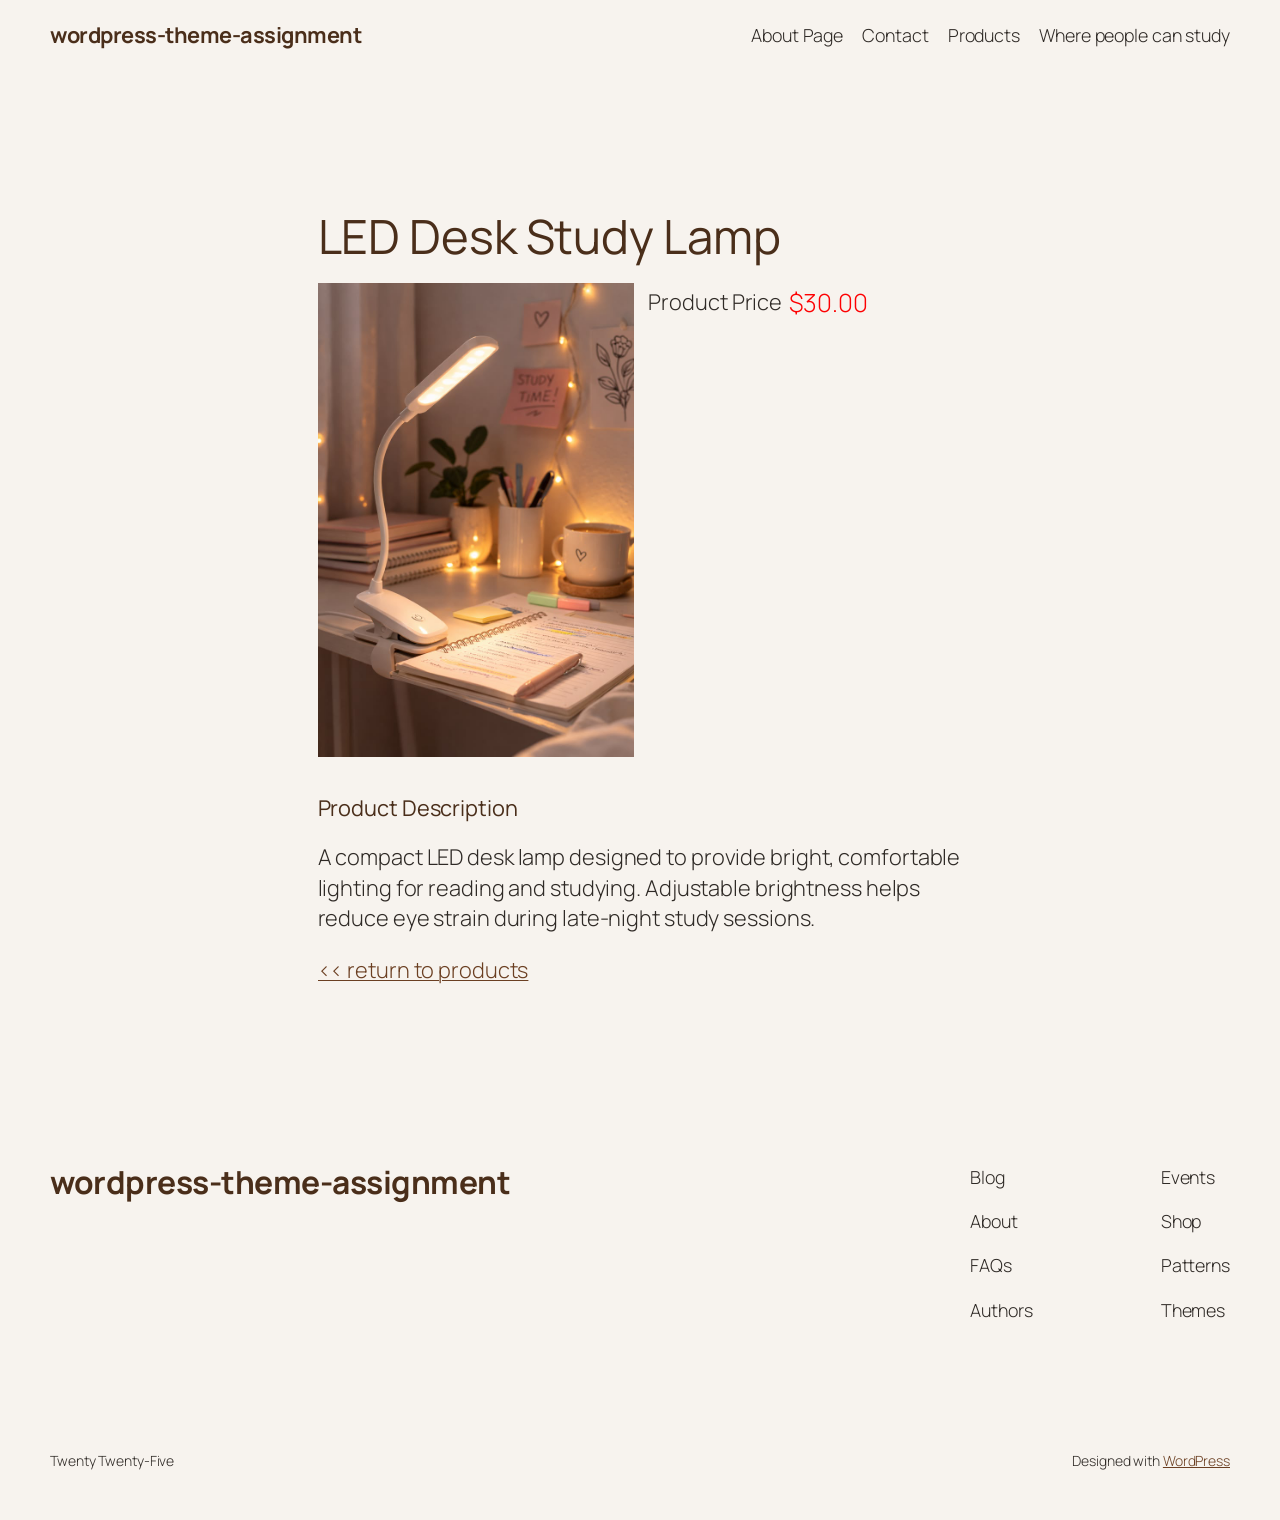
<file: products/led-desk-study-lamp/index.html>
<!DOCTYPE html>
<html lang="en-CA">
<head>
	<meta charset="UTF-8" />
	<meta name="viewport" content="width=device-width, initial-scale=1" />
<meta name='robots' content='max-image-preview:large' />
<title>LED Desk Study Lamp &#8211; wordpress-theme-assignment</title>
<link rel='dns-prefetch' href='//localhost' />
<link rel="alternate" type="application/rss+xml" title="wordpress-theme-assignment &raquo; Feed" href="/feed/" />
<link rel="alternate" type="application/rss+xml" title="wordpress-theme-assignment &raquo; Comments Feed" href="/comments/feed/" />
<link rel="alternate" title="oEmbed (JSON)" type="application/json+oembed" href="/wp-json/oembed/1.0/embed?url=http%3A%2F%2Flocalhost%3A8000%2Fproducts%2Fled-desk-study-lamp%2F" />
<link rel="alternate" title="oEmbed (XML)" type="text/xml+oembed" href="/wp-json/oembed/1.0/embed?url=http%3A%2F%2Flocalhost%3A8000%2Fproducts%2Fled-desk-study-lamp%2F&#038;format=xml" />
<script async src="https://www.googletagmanager.com/gtag/js?id=G-KFEBW7Q2V1"></script>
<script>
var tinyGtagJsOptions = {"ga4":"G-KFEBW7Q2V1"};
window.dataLayer || (dataLayer = []);
function gtag(){dataLayer.push(arguments);}
gtag('js', new Date());
gtag('config', "G-KFEBW7Q2V1");
</script>
<style id='wp-img-auto-sizes-contain-inline-css'>
img:is([sizes=auto i],[sizes^="auto," i]){contain-intrinsic-size:3000px 1500px}
/*# sourceURL=wp-img-auto-sizes-contain-inline-css */
</style>
<style id='wp-block-site-title-inline-css'>
.wp-block-site-title{box-sizing:border-box}.wp-block-site-title :where(a){color:inherit;font-family:inherit;font-size:inherit;font-style:inherit;font-weight:inherit;letter-spacing:inherit;line-height:inherit;text-decoration:inherit}
/*# sourceURL=/wp-includes/blocks/site-title/style.min.css */
</style>
<style id='wp-block-page-list-inline-css'>
.wp-block-navigation .wp-block-page-list{align-items:var(--navigation-layout-align,initial);background-color:inherit;display:flex;flex-direction:var(--navigation-layout-direction,initial);flex-wrap:var(--navigation-layout-wrap,wrap);justify-content:var(--navigation-layout-justify,initial)}.wp-block-navigation .wp-block-navigation-item{background-color:inherit}.wp-block-page-list{box-sizing:border-box}
/*# sourceURL=/wp-includes/blocks/page-list/style.min.css */
</style>
<style id='wp-block-navigation-inline-css'>
.wp-block-navigation{position:relative}.wp-block-navigation ul{margin-bottom:0;margin-left:0;margin-top:0;padding-left:0}.wp-block-navigation ul,.wp-block-navigation ul li{list-style:none;padding:0}.wp-block-navigation .wp-block-navigation-item{align-items:center;background-color:inherit;display:flex;position:relative}.wp-block-navigation .wp-block-navigation-item .wp-block-navigation__submenu-container:empty{display:none}.wp-block-navigation .wp-block-navigation-item__content{display:block;z-index:1}.wp-block-navigation .wp-block-navigation-item__content.wp-block-navigation-item__content{color:inherit}.wp-block-navigation.has-text-decoration-underline .wp-block-navigation-item__content,.wp-block-navigation.has-text-decoration-underline .wp-block-navigation-item__content:active,.wp-block-navigation.has-text-decoration-underline .wp-block-navigation-item__content:focus{text-decoration:underline}.wp-block-navigation.has-text-decoration-line-through .wp-block-navigation-item__content,.wp-block-navigation.has-text-decoration-line-through .wp-block-navigation-item__content:active,.wp-block-navigation.has-text-decoration-line-through .wp-block-navigation-item__content:focus{text-decoration:line-through}.wp-block-navigation :where(a),.wp-block-navigation :where(a:active),.wp-block-navigation :where(a:focus){text-decoration:none}.wp-block-navigation .wp-block-navigation__submenu-icon{align-self:center;background-color:inherit;border:none;color:currentColor;display:inline-block;font-size:inherit;height:.6em;line-height:0;margin-left:.25em;padding:0;width:.6em}.wp-block-navigation .wp-block-navigation__submenu-icon svg{display:inline-block;stroke:currentColor;height:inherit;margin-top:.075em;width:inherit}.wp-block-navigation{--navigation-layout-justification-setting:flex-start;--navigation-layout-direction:row;--navigation-layout-wrap:wrap;--navigation-layout-justify:flex-start;--navigation-layout-align:center}.wp-block-navigation.is-vertical{--navigation-layout-direction:column;--navigation-layout-justify:initial;--navigation-layout-align:flex-start}.wp-block-navigation.no-wrap{--navigation-layout-wrap:nowrap}.wp-block-navigation.items-justified-center{--navigation-layout-justification-setting:center;--navigation-layout-justify:center}.wp-block-navigation.items-justified-center.is-vertical{--navigation-layout-align:center}.wp-block-navigation.items-justified-right{--navigation-layout-justification-setting:flex-end;--navigation-layout-justify:flex-end}.wp-block-navigation.items-justified-right.is-vertical{--navigation-layout-align:flex-end}.wp-block-navigation.items-justified-space-between{--navigation-layout-justification-setting:space-between;--navigation-layout-justify:space-between}.wp-block-navigation .has-child .wp-block-navigation__submenu-container{align-items:normal;background-color:inherit;color:inherit;display:flex;flex-direction:column;opacity:0;position:absolute;z-index:2}@media not (prefers-reduced-motion){.wp-block-navigation .has-child .wp-block-navigation__submenu-container{transition:opacity .1s linear}}.wp-block-navigation .has-child .wp-block-navigation__submenu-container{height:0;overflow:hidden;visibility:hidden;width:0}.wp-block-navigation .has-child .wp-block-navigation__submenu-container>.wp-block-navigation-item>.wp-block-navigation-item__content{display:flex;flex-grow:1;padding:.5em 1em}.wp-block-navigation .has-child .wp-block-navigation__submenu-container>.wp-block-navigation-item>.wp-block-navigation-item__content .wp-block-navigation__submenu-icon{margin-left:auto;margin-right:0}.wp-block-navigation .has-child .wp-block-navigation__submenu-container .wp-block-navigation-item__content{margin:0}.wp-block-navigation .has-child .wp-block-navigation__submenu-container{left:-1px;top:100%}@media (min-width:782px){.wp-block-navigation .has-child .wp-block-navigation__submenu-container .wp-block-navigation__submenu-container{left:100%;top:-1px}.wp-block-navigation .has-child .wp-block-navigation__submenu-container .wp-block-navigation__submenu-container:before{background:#0000;content:"";display:block;height:100%;position:absolute;right:100%;width:.5em}.wp-block-navigation .has-child .wp-block-navigation__submenu-container .wp-block-navigation__submenu-icon{margin-right:.25em}.wp-block-navigation .has-child .wp-block-navigation__submenu-container .wp-block-navigation__submenu-icon svg{transform:rotate(-90deg)}}.wp-block-navigation .has-child .wp-block-navigation-submenu__toggle[aria-expanded=true]~.wp-block-navigation__submenu-container,.wp-block-navigation .has-child:not(.open-on-click):hover>.wp-block-navigation__submenu-container,.wp-block-navigation .has-child:not(.open-on-click):not(.open-on-hover-click):focus-within>.wp-block-navigation__submenu-container{height:auto;min-width:200px;opacity:1;overflow:visible;visibility:visible;width:auto}.wp-block-navigation.has-background .has-child .wp-block-navigation__submenu-container{left:0;top:100%}@media (min-width:782px){.wp-block-navigation.has-background .has-child .wp-block-navigation__submenu-container .wp-block-navigation__submenu-container{left:100%;top:0}}.wp-block-navigation-submenu{display:flex;position:relative}.wp-block-navigation-submenu .wp-block-navigation__submenu-icon svg{stroke:currentColor}button.wp-block-navigation-item__content{background-color:initial;border:none;color:currentColor;font-family:inherit;font-size:inherit;font-style:inherit;font-weight:inherit;letter-spacing:inherit;line-height:inherit;text-align:left;text-transform:inherit}.wp-block-navigation-submenu__toggle{cursor:pointer}.wp-block-navigation-submenu__toggle[aria-expanded=true]+.wp-block-navigation__submenu-icon>svg,.wp-block-navigation-submenu__toggle[aria-expanded=true]>svg{transform:rotate(180deg)}.wp-block-navigation-item.open-on-click .wp-block-navigation-submenu__toggle{padding-left:0;padding-right:.85em}.wp-block-navigation-item.open-on-click .wp-block-navigation-submenu__toggle+.wp-block-navigation__submenu-icon{margin-left:-.6em;pointer-events:none}.wp-block-navigation-item.open-on-click button.wp-block-navigation-item__content:not(.wp-block-navigation-submenu__toggle){padding:0}.wp-block-navigation .wp-block-page-list,.wp-block-navigation__container,.wp-block-navigation__responsive-close,.wp-block-navigation__responsive-container,.wp-block-navigation__responsive-container-content,.wp-block-navigation__responsive-dialog{gap:inherit}:where(.wp-block-navigation.has-background .wp-block-navigation-item a:not(.wp-element-button)),:where(.wp-block-navigation.has-background .wp-block-navigation-submenu a:not(.wp-element-button)){padding:.5em 1em}:where(.wp-block-navigation .wp-block-navigation__submenu-container .wp-block-navigation-item a:not(.wp-element-button)),:where(.wp-block-navigation .wp-block-navigation__submenu-container .wp-block-navigation-submenu a:not(.wp-element-button)),:where(.wp-block-navigation .wp-block-navigation__submenu-container .wp-block-navigation-submenu button.wp-block-navigation-item__content),:where(.wp-block-navigation .wp-block-navigation__submenu-container .wp-block-pages-list__item button.wp-block-navigation-item__content){padding:.5em 1em}.wp-block-navigation.items-justified-right .wp-block-navigation__container .has-child .wp-block-navigation__submenu-container,.wp-block-navigation.items-justified-right .wp-block-page-list>.has-child .wp-block-navigation__submenu-container,.wp-block-navigation.items-justified-space-between .wp-block-page-list>.has-child:last-child .wp-block-navigation__submenu-container,.wp-block-navigation.items-justified-space-between>.wp-block-navigation__container>.has-child:last-child .wp-block-navigation__submenu-container{left:auto;right:0}.wp-block-navigation.items-justified-right .wp-block-navigation__container .has-child .wp-block-navigation__submenu-container .wp-block-navigation__submenu-container,.wp-block-navigation.items-justified-right .wp-block-page-list>.has-child .wp-block-navigation__submenu-container .wp-block-navigation__submenu-container,.wp-block-navigation.items-justified-space-between .wp-block-page-list>.has-child:last-child .wp-block-navigation__submenu-container .wp-block-navigation__submenu-container,.wp-block-navigation.items-justified-space-between>.wp-block-navigation__container>.has-child:last-child .wp-block-navigation__submenu-container .wp-block-navigation__submenu-container{left:-1px;right:-1px}@media (min-width:782px){.wp-block-navigation.items-justified-right .wp-block-navigation__container .has-child .wp-block-navigation__submenu-container .wp-block-navigation__submenu-container,.wp-block-navigation.items-justified-right .wp-block-page-list>.has-child .wp-block-navigation__submenu-container .wp-block-navigation__submenu-container,.wp-block-navigation.items-justified-space-between .wp-block-page-list>.has-child:last-child .wp-block-navigation__submenu-container .wp-block-navigation__submenu-container,.wp-block-navigation.items-justified-space-between>.wp-block-navigation__container>.has-child:last-child .wp-block-navigation__submenu-container .wp-block-navigation__submenu-container{left:auto;right:100%}}.wp-block-navigation:not(.has-background) .wp-block-navigation__submenu-container{background-color:#fff;border:1px solid #00000026}.wp-block-navigation.has-background .wp-block-navigation__submenu-container{background-color:inherit}.wp-block-navigation:not(.has-text-color) .wp-block-navigation__submenu-container{color:#000}.wp-block-navigation__container{align-items:var(--navigation-layout-align,initial);display:flex;flex-direction:var(--navigation-layout-direction,initial);flex-wrap:var(--navigation-layout-wrap,wrap);justify-content:var(--navigation-layout-justify,initial);list-style:none;margin:0;padding-left:0}.wp-block-navigation__container .is-responsive{display:none}.wp-block-navigation__container:only-child,.wp-block-page-list:only-child{flex-grow:1}@keyframes overlay-menu__fade-in-animation{0%{opacity:0;transform:translateY(.5em)}to{opacity:1;transform:translateY(0)}}.wp-block-navigation__responsive-container{bottom:0;display:none;left:0;position:fixed;right:0;top:0}.wp-block-navigation__responsive-container :where(.wp-block-navigation-item a){color:inherit}.wp-block-navigation__responsive-container .wp-block-navigation__responsive-container-content{align-items:var(--navigation-layout-align,initial);display:flex;flex-direction:var(--navigation-layout-direction,initial);flex-wrap:var(--navigation-layout-wrap,wrap);justify-content:var(--navigation-layout-justify,initial)}.wp-block-navigation__responsive-container:not(.is-menu-open.is-menu-open){background-color:inherit!important;color:inherit!important}.wp-block-navigation__responsive-container.is-menu-open{background-color:inherit;display:flex;flex-direction:column}@media not (prefers-reduced-motion){.wp-block-navigation__responsive-container.is-menu-open{animation:overlay-menu__fade-in-animation .1s ease-out;animation-fill-mode:forwards}}.wp-block-navigation__responsive-container.is-menu-open{overflow:auto;padding:clamp(1rem,var(--wp--style--root--padding-top),20rem) clamp(1rem,var(--wp--style--root--padding-right),20rem) clamp(1rem,var(--wp--style--root--padding-bottom),20rem) clamp(1rem,var(--wp--style--root--padding-left),20rem);z-index:100000}.wp-block-navigation__responsive-container.is-menu-open .wp-block-navigation__responsive-container-content{align-items:var(--navigation-layout-justification-setting,inherit);display:flex;flex-direction:column;flex-wrap:nowrap;overflow:visible;padding-top:calc(2rem + 24px)}.wp-block-navigation__responsive-container.is-menu-open .wp-block-navigation__responsive-container-content,.wp-block-navigation__responsive-container.is-menu-open .wp-block-navigation__responsive-container-content .wp-block-navigation__container,.wp-block-navigation__responsive-container.is-menu-open .wp-block-navigation__responsive-container-content .wp-block-page-list{justify-content:flex-start}.wp-block-navigation__responsive-container.is-menu-open .wp-block-navigation__responsive-container-content .wp-block-navigation__submenu-icon{display:none}.wp-block-navigation__responsive-container.is-menu-open .wp-block-navigation__responsive-container-content .has-child .wp-block-navigation__submenu-container{border:none;height:auto;min-width:200px;opacity:1;overflow:initial;padding-left:2rem;padding-right:2rem;position:static;visibility:visible;width:auto}.wp-block-navigation__responsive-container.is-menu-open .wp-block-navigation__responsive-container-content .wp-block-navigation__container,.wp-block-navigation__responsive-container.is-menu-open .wp-block-navigation__responsive-container-content .wp-block-navigation__submenu-container{gap:inherit}.wp-block-navigation__responsive-container.is-menu-open .wp-block-navigation__responsive-container-content .wp-block-navigation__submenu-container{padding-top:var(--wp--style--block-gap,2em)}.wp-block-navigation__responsive-container.is-menu-open .wp-block-navigation__responsive-container-content .wp-block-navigation-item__content{padding:0}.wp-block-navigation__responsive-container.is-menu-open .wp-block-navigation__responsive-container-content .wp-block-navigation-item,.wp-block-navigation__responsive-container.is-menu-open .wp-block-navigation__responsive-container-content .wp-block-navigation__container,.wp-block-navigation__responsive-container.is-menu-open .wp-block-navigation__responsive-container-content .wp-block-page-list{align-items:var(--navigation-layout-justification-setting,initial);display:flex;flex-direction:column}.wp-block-navigation__responsive-container.is-menu-open .wp-block-navigation-item,.wp-block-navigation__responsive-container.is-menu-open .wp-block-navigation-item .wp-block-navigation__submenu-container,.wp-block-navigation__responsive-container.is-menu-open .wp-block-navigation__container,.wp-block-navigation__responsive-container.is-menu-open .wp-block-page-list{background:#0000!important;color:inherit!important}.wp-block-navigation__responsive-container.is-menu-open .wp-block-navigation__submenu-container.wp-block-navigation__submenu-container.wp-block-navigation__submenu-container.wp-block-navigation__submenu-container{left:auto;right:auto}@media (min-width:600px){.wp-block-navigation__responsive-container:not(.hidden-by-default):not(.is-menu-open){background-color:inherit;display:block;position:relative;width:100%;z-index:auto}.wp-block-navigation__responsive-container:not(.hidden-by-default):not(.is-menu-open) .wp-block-navigation__responsive-container-close{display:none}.wp-block-navigation__responsive-container.is-menu-open .wp-block-navigation__submenu-container.wp-block-navigation__submenu-container.wp-block-navigation__submenu-container.wp-block-navigation__submenu-container{left:0}}.wp-block-navigation:not(.has-background) .wp-block-navigation__responsive-container.is-menu-open{background-color:#fff}.wp-block-navigation:not(.has-text-color) .wp-block-navigation__responsive-container.is-menu-open{color:#000}.wp-block-navigation__toggle_button_label{font-size:1rem;font-weight:700}.wp-block-navigation__responsive-container-close,.wp-block-navigation__responsive-container-open{background:#0000;border:none;color:currentColor;cursor:pointer;margin:0;padding:0;text-transform:inherit;vertical-align:middle}.wp-block-navigation__responsive-container-close svg,.wp-block-navigation__responsive-container-open svg{fill:currentColor;display:block;height:24px;pointer-events:none;width:24px}.wp-block-navigation__responsive-container-open{display:flex}.wp-block-navigation__responsive-container-open.wp-block-navigation__responsive-container-open.wp-block-navigation__responsive-container-open{font-family:inherit;font-size:inherit;font-weight:inherit}@media (min-width:600px){.wp-block-navigation__responsive-container-open:not(.always-shown){display:none}}.wp-block-navigation__responsive-container-close{position:absolute;right:0;top:0;z-index:2}.wp-block-navigation__responsive-container-close.wp-block-navigation__responsive-container-close.wp-block-navigation__responsive-container-close{font-family:inherit;font-size:inherit;font-weight:inherit}.wp-block-navigation__responsive-close{width:100%}.has-modal-open .wp-block-navigation__responsive-close{margin-left:auto;margin-right:auto;max-width:var(--wp--style--global--wide-size,100%)}.wp-block-navigation__responsive-close:focus{outline:none}.is-menu-open .wp-block-navigation__responsive-close,.is-menu-open .wp-block-navigation__responsive-container-content,.is-menu-open .wp-block-navigation__responsive-dialog{box-sizing:border-box}.wp-block-navigation__responsive-dialog{position:relative}.has-modal-open .admin-bar .is-menu-open .wp-block-navigation__responsive-dialog{margin-top:46px}@media (min-width:782px){.has-modal-open .admin-bar .is-menu-open .wp-block-navigation__responsive-dialog{margin-top:32px}}html.has-modal-open{overflow:hidden}
/*# sourceURL=/wp-includes/blocks/navigation/style.min.css */
</style>
<style id='wp-block-group-inline-css'>
.wp-block-group{box-sizing:border-box}:where(.wp-block-group.wp-block-group-is-layout-constrained){position:relative}
/*# sourceURL=/wp-includes/blocks/group/style.min.css */
</style>
<style id='wp-block-post-title-inline-css'>
.wp-block-post-title{box-sizing:border-box;word-break:break-word}.wp-block-post-title :where(a){display:inline-block;font-family:inherit;font-size:inherit;font-style:inherit;font-weight:inherit;letter-spacing:inherit;line-height:inherit;text-decoration:inherit}
/*# sourceURL=/wp-includes/blocks/post-title/style.min.css */
</style>
<link rel='stylesheet' id='dashicons-css' href='/wp-includes/css/dashicons.min.css?ver=6.9.4' media='all' />
<link rel='stylesheet' id='al_product_styles-css' href='/wp-content/plugins/ecommerce-product-catalog/css/al_product.min.css?timestamp=1773449372&#038;ver=6.9.4' media='all' />
<style id='wp-block-paragraph-inline-css'>
.is-small-text{font-size:.875em}.is-regular-text{font-size:1em}.is-large-text{font-size:2.25em}.is-larger-text{font-size:3em}.has-drop-cap:not(:focus):first-letter{float:left;font-size:8.4em;font-style:normal;font-weight:100;line-height:.68;margin:.05em .1em 0 0;text-transform:uppercase}body.rtl .has-drop-cap:not(:focus):first-letter{float:none;margin-left:.1em}p.has-drop-cap.has-background{overflow:hidden}:root :where(p.has-background){padding:1.25em 2.375em}:where(p.has-text-color:not(.has-link-color)) a{color:inherit}p.has-text-align-left[style*="writing-mode:vertical-lr"],p.has-text-align-right[style*="writing-mode:vertical-rl"]{rotate:180deg}
/*# sourceURL=/wp-includes/blocks/paragraph/style.min.css */
</style>
<style id='wp-block-post-content-inline-css'>
.wp-block-post-content{display:flow-root}
/*# sourceURL=/wp-includes/blocks/post-content/style.min.css */
</style>
<style id='wp-block-spacer-inline-css'>
.wp-block-spacer{clear:both}
/*# sourceURL=/wp-includes/blocks/spacer/style.min.css */
</style>
<style id='wp-block-columns-inline-css'>
.wp-block-columns{box-sizing:border-box;display:flex;flex-wrap:wrap!important}@media (min-width:782px){.wp-block-columns{flex-wrap:nowrap!important}}.wp-block-columns{align-items:normal!important}.wp-block-columns.are-vertically-aligned-top{align-items:flex-start}.wp-block-columns.are-vertically-aligned-center{align-items:center}.wp-block-columns.are-vertically-aligned-bottom{align-items:flex-end}@media (max-width:781px){.wp-block-columns:not(.is-not-stacked-on-mobile)>.wp-block-column{flex-basis:100%!important}}@media (min-width:782px){.wp-block-columns:not(.is-not-stacked-on-mobile)>.wp-block-column{flex-basis:0;flex-grow:1}.wp-block-columns:not(.is-not-stacked-on-mobile)>.wp-block-column[style*=flex-basis]{flex-grow:0}}.wp-block-columns.is-not-stacked-on-mobile{flex-wrap:nowrap!important}.wp-block-columns.is-not-stacked-on-mobile>.wp-block-column{flex-basis:0;flex-grow:1}.wp-block-columns.is-not-stacked-on-mobile>.wp-block-column[style*=flex-basis]{flex-grow:0}:where(.wp-block-columns){margin-bottom:1.75em}:where(.wp-block-columns.has-background){padding:1.25em 2.375em}.wp-block-column{flex-grow:1;min-width:0;overflow-wrap:break-word;word-break:break-word}.wp-block-column.is-vertically-aligned-top{align-self:flex-start}.wp-block-column.is-vertically-aligned-center{align-self:center}.wp-block-column.is-vertically-aligned-bottom{align-self:flex-end}.wp-block-column.is-vertically-aligned-stretch{align-self:stretch}.wp-block-column.is-vertically-aligned-bottom,.wp-block-column.is-vertically-aligned-center,.wp-block-column.is-vertically-aligned-top{width:100%}
/*# sourceURL=/wp-includes/blocks/columns/style.min.css */
</style>
<style id='wp-block-navigation-link-inline-css'>
.wp-block-navigation .wp-block-navigation-item__label{overflow-wrap:break-word}.wp-block-navigation .wp-block-navigation-item__description{display:none}.link-ui-tools{outline:1px solid #f0f0f0;padding:8px}.link-ui-block-inserter{padding-top:8px}.link-ui-block-inserter__back{margin-left:8px;text-transform:uppercase}
/*# sourceURL=/wp-includes/blocks/navigation-link/style.min.css */
</style>
<style id='wp-emoji-styles-inline-css'>

	img.wp-smiley, img.emoji {
		display: inline !important;
		border: none !important;
		box-shadow: none !important;
		height: 1em !important;
		width: 1em !important;
		margin: 0 0.07em !important;
		vertical-align: -0.1em !important;
		background: none !important;
		padding: 0 !important;
	}
/*# sourceURL=wp-emoji-styles-inline-css */
</style>
<style id='wp-block-library-inline-css'>
:root{--wp-block-synced-color:#7a00df;--wp-block-synced-color--rgb:122,0,223;--wp-bound-block-color:var(--wp-block-synced-color);--wp-editor-canvas-background:#ddd;--wp-admin-theme-color:#007cba;--wp-admin-theme-color--rgb:0,124,186;--wp-admin-theme-color-darker-10:#006ba1;--wp-admin-theme-color-darker-10--rgb:0,107,160.5;--wp-admin-theme-color-darker-20:#005a87;--wp-admin-theme-color-darker-20--rgb:0,90,135;--wp-admin-border-width-focus:2px}@media (min-resolution:192dpi){:root{--wp-admin-border-width-focus:1.5px}}.wp-element-button{cursor:pointer}:root .has-very-light-gray-background-color{background-color:#eee}:root .has-very-dark-gray-background-color{background-color:#313131}:root .has-very-light-gray-color{color:#eee}:root .has-very-dark-gray-color{color:#313131}:root .has-vivid-green-cyan-to-vivid-cyan-blue-gradient-background{background:linear-gradient(135deg,#00d084,#0693e3)}:root .has-purple-crush-gradient-background{background:linear-gradient(135deg,#34e2e4,#4721fb 50%,#ab1dfe)}:root .has-hazy-dawn-gradient-background{background:linear-gradient(135deg,#faaca8,#dad0ec)}:root .has-subdued-olive-gradient-background{background:linear-gradient(135deg,#fafae1,#67a671)}:root .has-atomic-cream-gradient-background{background:linear-gradient(135deg,#fdd79a,#004a59)}:root .has-nightshade-gradient-background{background:linear-gradient(135deg,#330968,#31cdcf)}:root .has-midnight-gradient-background{background:linear-gradient(135deg,#020381,#2874fc)}:root{--wp--preset--font-size--normal:16px;--wp--preset--font-size--huge:42px}.has-regular-font-size{font-size:1em}.has-larger-font-size{font-size:2.625em}.has-normal-font-size{font-size:var(--wp--preset--font-size--normal)}.has-huge-font-size{font-size:var(--wp--preset--font-size--huge)}.has-text-align-center{text-align:center}.has-text-align-left{text-align:left}.has-text-align-right{text-align:right}.has-fit-text{white-space:nowrap!important}#end-resizable-editor-section{display:none}.aligncenter{clear:both}.items-justified-left{justify-content:flex-start}.items-justified-center{justify-content:center}.items-justified-right{justify-content:flex-end}.items-justified-space-between{justify-content:space-between}.screen-reader-text{border:0;clip-path:inset(50%);height:1px;margin:-1px;overflow:hidden;padding:0;position:absolute;width:1px;word-wrap:normal!important}.screen-reader-text:focus{background-color:#ddd;clip-path:none;color:#444;display:block;font-size:1em;height:auto;left:5px;line-height:normal;padding:15px 23px 14px;text-decoration:none;top:5px;width:auto;z-index:100000}html :where(.has-border-color){border-style:solid}html :where([style*=border-top-color]){border-top-style:solid}html :where([style*=border-right-color]){border-right-style:solid}html :where([style*=border-bottom-color]){border-bottom-style:solid}html :where([style*=border-left-color]){border-left-style:solid}html :where([style*=border-width]){border-style:solid}html :where([style*=border-top-width]){border-top-style:solid}html :where([style*=border-right-width]){border-right-style:solid}html :where([style*=border-bottom-width]){border-bottom-style:solid}html :where([style*=border-left-width]){border-left-style:solid}html :where(img[class*=wp-image-]){height:auto;max-width:100%}:where(figure){margin:0 0 1em}html :where(.is-position-sticky){--wp-admin--admin-bar--position-offset:var(--wp-admin--admin-bar--height,0px)}@media screen and (max-width:600px){html :where(.is-position-sticky){--wp-admin--admin-bar--position-offset:0px}}
/*# sourceURL=/wp-includes/css/dist/block-library/common.min.css */
</style>
<link rel='stylesheet' id='ic_blocks-css' href='/wp-content/plugins/ecommerce-product-catalog/includes/blocks/ic-blocks.min.css?timestamp=1773449372&#038;ver=6.9.4' media='all' />
<style id='global-styles-inline-css'>
:root{--wp--preset--aspect-ratio--square: 1;--wp--preset--aspect-ratio--4-3: 4/3;--wp--preset--aspect-ratio--3-4: 3/4;--wp--preset--aspect-ratio--3-2: 3/2;--wp--preset--aspect-ratio--2-3: 2/3;--wp--preset--aspect-ratio--16-9: 16/9;--wp--preset--aspect-ratio--9-16: 9/16;--wp--preset--color--black: #000000;--wp--preset--color--cyan-bluish-gray: #abb8c3;--wp--preset--color--white: #ffffff;--wp--preset--color--pale-pink: #f78da7;--wp--preset--color--vivid-red: #cf2e2e;--wp--preset--color--luminous-vivid-orange: #ff6900;--wp--preset--color--luminous-vivid-amber: #fcb900;--wp--preset--color--light-green-cyan: #7bdcb5;--wp--preset--color--vivid-green-cyan: #00d084;--wp--preset--color--pale-cyan-blue: #8ed1fc;--wp--preset--color--vivid-cyan-blue: #0693e3;--wp--preset--color--vivid-purple: #9b51e0;--wp--preset--color--base: #FFFFFF;--wp--preset--color--contrast: #111111;--wp--preset--color--accent-1: #FFEE58;--wp--preset--color--accent-2: #F6CFF4;--wp--preset--color--accent-3: #503AA8;--wp--preset--color--accent-4: #686868;--wp--preset--color--accent-5: #FBFAF3;--wp--preset--color--accent-6: color-mix(in srgb, currentColor 20%, transparent);--wp--preset--gradient--vivid-cyan-blue-to-vivid-purple: linear-gradient(135deg,rgb(6,147,227) 0%,rgb(155,81,224) 100%);--wp--preset--gradient--light-green-cyan-to-vivid-green-cyan: linear-gradient(135deg,rgb(122,220,180) 0%,rgb(0,208,130) 100%);--wp--preset--gradient--luminous-vivid-amber-to-luminous-vivid-orange: linear-gradient(135deg,rgb(252,185,0) 0%,rgb(255,105,0) 100%);--wp--preset--gradient--luminous-vivid-orange-to-vivid-red: linear-gradient(135deg,rgb(255,105,0) 0%,rgb(207,46,46) 100%);--wp--preset--gradient--very-light-gray-to-cyan-bluish-gray: linear-gradient(135deg,rgb(238,238,238) 0%,rgb(169,184,195) 100%);--wp--preset--gradient--cool-to-warm-spectrum: linear-gradient(135deg,rgb(74,234,220) 0%,rgb(151,120,209) 20%,rgb(207,42,186) 40%,rgb(238,44,130) 60%,rgb(251,105,98) 80%,rgb(254,248,76) 100%);--wp--preset--gradient--blush-light-purple: linear-gradient(135deg,rgb(255,206,236) 0%,rgb(152,150,240) 100%);--wp--preset--gradient--blush-bordeaux: linear-gradient(135deg,rgb(254,205,165) 0%,rgb(254,45,45) 50%,rgb(107,0,62) 100%);--wp--preset--gradient--luminous-dusk: linear-gradient(135deg,rgb(255,203,112) 0%,rgb(199,81,192) 50%,rgb(65,88,208) 100%);--wp--preset--gradient--pale-ocean: linear-gradient(135deg,rgb(255,245,203) 0%,rgb(182,227,212) 50%,rgb(51,167,181) 100%);--wp--preset--gradient--electric-grass: linear-gradient(135deg,rgb(202,248,128) 0%,rgb(113,206,126) 100%);--wp--preset--gradient--midnight: linear-gradient(135deg,rgb(2,3,129) 0%,rgb(40,116,252) 100%);--wp--preset--font-size--small: 0.875rem;--wp--preset--font-size--medium: clamp(1rem, 1rem + ((1vw - 0.2rem) * 0.196), 1.125rem);--wp--preset--font-size--large: clamp(1.125rem, 1.125rem + ((1vw - 0.2rem) * 0.392), 1.375rem);--wp--preset--font-size--x-large: clamp(1.75rem, 1.75rem + ((1vw - 0.2rem) * 0.392), 2rem);--wp--preset--font-size--xx-large: clamp(2.15rem, 2.15rem + ((1vw - 0.2rem) * 1.333), 3rem);--wp--preset--font-family--manrope: Manrope, sans-serif;--wp--preset--font-family--fira-code: "Fira Code", monospace;--wp--preset--spacing--20: 10px;--wp--preset--spacing--30: 20px;--wp--preset--spacing--40: 30px;--wp--preset--spacing--50: clamp(30px, 5vw, 50px);--wp--preset--spacing--60: clamp(30px, 7vw, 70px);--wp--preset--spacing--70: clamp(50px, 7vw, 90px);--wp--preset--spacing--80: clamp(70px, 10vw, 140px);--wp--preset--shadow--natural: 6px 6px 9px rgba(0, 0, 0, 0.2);--wp--preset--shadow--deep: 12px 12px 50px rgba(0, 0, 0, 0.4);--wp--preset--shadow--sharp: 6px 6px 0px rgba(0, 0, 0, 0.2);--wp--preset--shadow--outlined: 6px 6px 0px -3px rgb(255, 255, 255), 6px 6px rgb(0, 0, 0);--wp--preset--shadow--crisp: 6px 6px 0px rgb(0, 0, 0);}:root { --wp--style--global--content-size: 645px;--wp--style--global--wide-size: 1340px; }:where(body) { margin: 0; }.wp-site-blocks { padding-top: var(--wp--style--root--padding-top); padding-bottom: var(--wp--style--root--padding-bottom); }.has-global-padding { padding-right: var(--wp--style--root--padding-right); padding-left: var(--wp--style--root--padding-left); }.has-global-padding > .alignfull { margin-right: calc(var(--wp--style--root--padding-right) * -1); margin-left: calc(var(--wp--style--root--padding-left) * -1); }.has-global-padding :where(:not(.alignfull.is-layout-flow) > .has-global-padding:not(.wp-block-block, .alignfull)) { padding-right: 0; padding-left: 0; }.has-global-padding :where(:not(.alignfull.is-layout-flow) > .has-global-padding:not(.wp-block-block, .alignfull)) > .alignfull { margin-left: 0; margin-right: 0; }.wp-site-blocks > .alignleft { float: left; margin-right: 2em; }.wp-site-blocks > .alignright { float: right; margin-left: 2em; }.wp-site-blocks > .aligncenter { justify-content: center; margin-left: auto; margin-right: auto; }:where(.wp-site-blocks) > * { margin-block-start: 1.2rem; margin-block-end: 0; }:where(.wp-site-blocks) > :first-child { margin-block-start: 0; }:where(.wp-site-blocks) > :last-child { margin-block-end: 0; }:root { --wp--style--block-gap: 1.2rem; }:root :where(.is-layout-flow) > :first-child{margin-block-start: 0;}:root :where(.is-layout-flow) > :last-child{margin-block-end: 0;}:root :where(.is-layout-flow) > *{margin-block-start: 1.2rem;margin-block-end: 0;}:root :where(.is-layout-constrained) > :first-child{margin-block-start: 0;}:root :where(.is-layout-constrained) > :last-child{margin-block-end: 0;}:root :where(.is-layout-constrained) > *{margin-block-start: 1.2rem;margin-block-end: 0;}:root :where(.is-layout-flex){gap: 1.2rem;}:root :where(.is-layout-grid){gap: 1.2rem;}.is-layout-flow > .alignleft{float: left;margin-inline-start: 0;margin-inline-end: 2em;}.is-layout-flow > .alignright{float: right;margin-inline-start: 2em;margin-inline-end: 0;}.is-layout-flow > .aligncenter{margin-left: auto !important;margin-right: auto !important;}.is-layout-constrained > .alignleft{float: left;margin-inline-start: 0;margin-inline-end: 2em;}.is-layout-constrained > .alignright{float: right;margin-inline-start: 2em;margin-inline-end: 0;}.is-layout-constrained > .aligncenter{margin-left: auto !important;margin-right: auto !important;}.is-layout-constrained > :where(:not(.alignleft):not(.alignright):not(.alignfull)){max-width: var(--wp--style--global--content-size);margin-left: auto !important;margin-right: auto !important;}.is-layout-constrained > .alignwide{max-width: var(--wp--style--global--wide-size);}body .is-layout-flex{display: flex;}.is-layout-flex{flex-wrap: wrap;align-items: center;}.is-layout-flex > :is(*, div){margin: 0;}body .is-layout-grid{display: grid;}.is-layout-grid > :is(*, div){margin: 0;}body{background-color: var(--wp--preset--color--base);color: var(--wp--preset--color--contrast);font-family: var(--wp--preset--font-family--manrope);font-size: var(--wp--preset--font-size--large);font-weight: 300;letter-spacing: -0.1px;line-height: 1.4;--wp--style--root--padding-top: 0px;--wp--style--root--padding-right: var(--wp--preset--spacing--50);--wp--style--root--padding-bottom: 0px;--wp--style--root--padding-left: var(--wp--preset--spacing--50);}a:where(:not(.wp-element-button)){color: currentColor;text-decoration: underline;}:root :where(a:where(:not(.wp-element-button)):hover){text-decoration: none;}h1, h2, h3, h4, h5, h6{font-weight: 400;letter-spacing: -0.1px;line-height: 1.125;}h1{font-size: var(--wp--preset--font-size--xx-large);}h2{font-size: var(--wp--preset--font-size--x-large);}h3{font-size: var(--wp--preset--font-size--large);}h4{font-size: var(--wp--preset--font-size--medium);}h5{font-size: var(--wp--preset--font-size--small);letter-spacing: 0.5px;}h6{font-size: var(--wp--preset--font-size--small);font-weight: 700;letter-spacing: 1.4px;text-transform: uppercase;}:root :where(.wp-element-button, .wp-block-button__link){background-color: var(--wp--preset--color--contrast);border-width: 0;color: var(--wp--preset--color--base);font-family: inherit;font-size: var(--wp--preset--font-size--medium);font-style: inherit;font-weight: inherit;letter-spacing: inherit;line-height: inherit;padding-top: 1rem;padding-right: 2.25rem;padding-bottom: 1rem;padding-left: 2.25rem;text-decoration: none;text-transform: inherit;}:root :where(.wp-element-button:hover, .wp-block-button__link:hover){background-color: color-mix(in srgb, var(--wp--preset--color--contrast) 85%, transparent);border-color: transparent;color: var(--wp--preset--color--base);}:root :where(.wp-element-button:focus, .wp-block-button__link:focus){outline-color: var(--wp--preset--color--accent-4);outline-offset: 2px;}:root :where(.wp-element-caption, .wp-block-audio figcaption, .wp-block-embed figcaption, .wp-block-gallery figcaption, .wp-block-image figcaption, .wp-block-table figcaption, .wp-block-video figcaption){font-size: var(--wp--preset--font-size--small);line-height: 1.4;}.has-black-color{color: var(--wp--preset--color--black) !important;}.has-cyan-bluish-gray-color{color: var(--wp--preset--color--cyan-bluish-gray) !important;}.has-white-color{color: var(--wp--preset--color--white) !important;}.has-pale-pink-color{color: var(--wp--preset--color--pale-pink) !important;}.has-vivid-red-color{color: var(--wp--preset--color--vivid-red) !important;}.has-luminous-vivid-orange-color{color: var(--wp--preset--color--luminous-vivid-orange) !important;}.has-luminous-vivid-amber-color{color: var(--wp--preset--color--luminous-vivid-amber) !important;}.has-light-green-cyan-color{color: var(--wp--preset--color--light-green-cyan) !important;}.has-vivid-green-cyan-color{color: var(--wp--preset--color--vivid-green-cyan) !important;}.has-pale-cyan-blue-color{color: var(--wp--preset--color--pale-cyan-blue) !important;}.has-vivid-cyan-blue-color{color: var(--wp--preset--color--vivid-cyan-blue) !important;}.has-vivid-purple-color{color: var(--wp--preset--color--vivid-purple) !important;}.has-base-color{color: var(--wp--preset--color--base) !important;}.has-contrast-color{color: var(--wp--preset--color--contrast) !important;}.has-accent-1-color{color: var(--wp--preset--color--accent-1) !important;}.has-accent-2-color{color: var(--wp--preset--color--accent-2) !important;}.has-accent-3-color{color: var(--wp--preset--color--accent-3) !important;}.has-accent-4-color{color: var(--wp--preset--color--accent-4) !important;}.has-accent-5-color{color: var(--wp--preset--color--accent-5) !important;}.has-accent-6-color{color: var(--wp--preset--color--accent-6) !important;}.has-black-background-color{background-color: var(--wp--preset--color--black) !important;}.has-cyan-bluish-gray-background-color{background-color: var(--wp--preset--color--cyan-bluish-gray) !important;}.has-white-background-color{background-color: var(--wp--preset--color--white) !important;}.has-pale-pink-background-color{background-color: var(--wp--preset--color--pale-pink) !important;}.has-vivid-red-background-color{background-color: var(--wp--preset--color--vivid-red) !important;}.has-luminous-vivid-orange-background-color{background-color: var(--wp--preset--color--luminous-vivid-orange) !important;}.has-luminous-vivid-amber-background-color{background-color: var(--wp--preset--color--luminous-vivid-amber) !important;}.has-light-green-cyan-background-color{background-color: var(--wp--preset--color--light-green-cyan) !important;}.has-vivid-green-cyan-background-color{background-color: var(--wp--preset--color--vivid-green-cyan) !important;}.has-pale-cyan-blue-background-color{background-color: var(--wp--preset--color--pale-cyan-blue) !important;}.has-vivid-cyan-blue-background-color{background-color: var(--wp--preset--color--vivid-cyan-blue) !important;}.has-vivid-purple-background-color{background-color: var(--wp--preset--color--vivid-purple) !important;}.has-base-background-color{background-color: var(--wp--preset--color--base) !important;}.has-contrast-background-color{background-color: var(--wp--preset--color--contrast) !important;}.has-accent-1-background-color{background-color: var(--wp--preset--color--accent-1) !important;}.has-accent-2-background-color{background-color: var(--wp--preset--color--accent-2) !important;}.has-accent-3-background-color{background-color: var(--wp--preset--color--accent-3) !important;}.has-accent-4-background-color{background-color: var(--wp--preset--color--accent-4) !important;}.has-accent-5-background-color{background-color: var(--wp--preset--color--accent-5) !important;}.has-accent-6-background-color{background-color: var(--wp--preset--color--accent-6) !important;}.has-black-border-color{border-color: var(--wp--preset--color--black) !important;}.has-cyan-bluish-gray-border-color{border-color: var(--wp--preset--color--cyan-bluish-gray) !important;}.has-white-border-color{border-color: var(--wp--preset--color--white) !important;}.has-pale-pink-border-color{border-color: var(--wp--preset--color--pale-pink) !important;}.has-vivid-red-border-color{border-color: var(--wp--preset--color--vivid-red) !important;}.has-luminous-vivid-orange-border-color{border-color: var(--wp--preset--color--luminous-vivid-orange) !important;}.has-luminous-vivid-amber-border-color{border-color: var(--wp--preset--color--luminous-vivid-amber) !important;}.has-light-green-cyan-border-color{border-color: var(--wp--preset--color--light-green-cyan) !important;}.has-vivid-green-cyan-border-color{border-color: var(--wp--preset--color--vivid-green-cyan) !important;}.has-pale-cyan-blue-border-color{border-color: var(--wp--preset--color--pale-cyan-blue) !important;}.has-vivid-cyan-blue-border-color{border-color: var(--wp--preset--color--vivid-cyan-blue) !important;}.has-vivid-purple-border-color{border-color: var(--wp--preset--color--vivid-purple) !important;}.has-base-border-color{border-color: var(--wp--preset--color--base) !important;}.has-contrast-border-color{border-color: var(--wp--preset--color--contrast) !important;}.has-accent-1-border-color{border-color: var(--wp--preset--color--accent-1) !important;}.has-accent-2-border-color{border-color: var(--wp--preset--color--accent-2) !important;}.has-accent-3-border-color{border-color: var(--wp--preset--color--accent-3) !important;}.has-accent-4-border-color{border-color: var(--wp--preset--color--accent-4) !important;}.has-accent-5-border-color{border-color: var(--wp--preset--color--accent-5) !important;}.has-accent-6-border-color{border-color: var(--wp--preset--color--accent-6) !important;}.has-vivid-cyan-blue-to-vivid-purple-gradient-background{background: var(--wp--preset--gradient--vivid-cyan-blue-to-vivid-purple) !important;}.has-light-green-cyan-to-vivid-green-cyan-gradient-background{background: var(--wp--preset--gradient--light-green-cyan-to-vivid-green-cyan) !important;}.has-luminous-vivid-amber-to-luminous-vivid-orange-gradient-background{background: var(--wp--preset--gradient--luminous-vivid-amber-to-luminous-vivid-orange) !important;}.has-luminous-vivid-orange-to-vivid-red-gradient-background{background: var(--wp--preset--gradient--luminous-vivid-orange-to-vivid-red) !important;}.has-very-light-gray-to-cyan-bluish-gray-gradient-background{background: var(--wp--preset--gradient--very-light-gray-to-cyan-bluish-gray) !important;}.has-cool-to-warm-spectrum-gradient-background{background: var(--wp--preset--gradient--cool-to-warm-spectrum) !important;}.has-blush-light-purple-gradient-background{background: var(--wp--preset--gradient--blush-light-purple) !important;}.has-blush-bordeaux-gradient-background{background: var(--wp--preset--gradient--blush-bordeaux) !important;}.has-luminous-dusk-gradient-background{background: var(--wp--preset--gradient--luminous-dusk) !important;}.has-pale-ocean-gradient-background{background: var(--wp--preset--gradient--pale-ocean) !important;}.has-electric-grass-gradient-background{background: var(--wp--preset--gradient--electric-grass) !important;}.has-midnight-gradient-background{background: var(--wp--preset--gradient--midnight) !important;}.has-small-font-size{font-size: var(--wp--preset--font-size--small) !important;}.has-medium-font-size{font-size: var(--wp--preset--font-size--medium) !important;}.has-large-font-size{font-size: var(--wp--preset--font-size--large) !important;}.has-x-large-font-size{font-size: var(--wp--preset--font-size--x-large) !important;}.has-xx-large-font-size{font-size: var(--wp--preset--font-size--xx-large) !important;}.has-manrope-font-family{font-family: var(--wp--preset--font-family--manrope) !important;}.has-fira-code-font-family{font-family: var(--wp--preset--font-family--fira-code) !important;}
:root :where(.wp-block-columns-is-layout-flow) > :first-child{margin-block-start: 0;}:root :where(.wp-block-columns-is-layout-flow) > :last-child{margin-block-end: 0;}:root :where(.wp-block-columns-is-layout-flow) > *{margin-block-start: var(--wp--preset--spacing--50);margin-block-end: 0;}:root :where(.wp-block-columns-is-layout-constrained) > :first-child{margin-block-start: 0;}:root :where(.wp-block-columns-is-layout-constrained) > :last-child{margin-block-end: 0;}:root :where(.wp-block-columns-is-layout-constrained) > *{margin-block-start: var(--wp--preset--spacing--50);margin-block-end: 0;}:root :where(.wp-block-columns-is-layout-flex){gap: var(--wp--preset--spacing--50);}:root :where(.wp-block-columns-is-layout-grid){gap: var(--wp--preset--spacing--50);}
:root :where(.wp-block-post-title a:where(:not(.wp-element-button))){text-decoration: none;}
:root :where(.wp-block-post-title a:where(:not(.wp-element-button)):hover){text-decoration: underline;}
:root :where(.wp-block-site-title){font-weight: 700;letter-spacing: -.5px;}
:root :where(.wp-block-site-title a:where(:not(.wp-element-button))){text-decoration: none;}
:root :where(.wp-block-site-title a:where(:not(.wp-element-button)):hover){text-decoration: underline;}
:root :where(.wp-block-navigation){font-size: var(--wp--preset--font-size--medium);}
:root :where(.wp-block-navigation a:where(:not(.wp-element-button))){text-decoration: none;}
:root :where(.wp-block-navigation a:where(:not(.wp-element-button)):hover){text-decoration: underline;}
/*# sourceURL=global-styles-inline-css */
</style>
<style id='core-block-supports-inline-css'>
.wp-container-core-navigation-is-layout-fc306653{justify-content:flex-end;}.wp-container-core-group-is-layout-f4c28e8b{flex-wrap:nowrap;gap:var(--wp--preset--spacing--10);justify-content:flex-end;}.wp-container-core-group-is-layout-8165f36a{flex-wrap:nowrap;justify-content:space-between;}.wp-container-core-columns-is-layout-28f84493{flex-wrap:nowrap;}.wp-container-core-navigation-is-layout-fe9cc265{flex-direction:column;align-items:flex-start;}.wp-container-core-group-is-layout-570722b2{gap:var(--wp--preset--spacing--80);justify-content:space-between;align-items:flex-start;}.wp-container-core-group-is-layout-e5edad21{justify-content:space-between;align-items:flex-start;}.wp-container-core-group-is-layout-91e87306{gap:var(--wp--preset--spacing--20);justify-content:space-between;}
/*# sourceURL=core-block-supports-inline-css */
</style>
<style id='wp-block-template-skip-link-inline-css'>

		.skip-link.screen-reader-text {
			border: 0;
			clip-path: inset(50%);
			height: 1px;
			margin: -1px;
			overflow: hidden;
			padding: 0;
			position: absolute !important;
			width: 1px;
			word-wrap: normal !important;
		}

		.skip-link.screen-reader-text:focus {
			background-color: #eee;
			clip-path: none;
			color: #444;
			display: block;
			font-size: 1em;
			height: auto;
			left: 5px;
			line-height: normal;
			padding: 15px 23px 14px;
			text-decoration: none;
			top: 5px;
			width: auto;
			z-index: 100000;
		}
/*# sourceURL=wp-block-template-skip-link-inline-css */
</style>
<link rel='stylesheet' id='parent-style-css' href='/wp-content/themes/twentytwentyfive/style.css?ver=6.9.4' media='all' />
<link rel='stylesheet' id='child-style-css' href='/wp-content/themes/twentytwentyfive-child/style.css?ver=6.9.4' media='all' />
<style id='twentytwentyfive-style-inline-css'>
a{text-decoration-thickness:1px!important;text-underline-offset:.1em}:where(.wp-site-blocks :focus){outline-width:2px;outline-style:solid}.wp-block-navigation .wp-block-navigation-submenu .wp-block-navigation-item:not(:last-child){margin-bottom:3px}.wp-block-navigation .wp-block-navigation-item .wp-block-navigation-item__content{outline-offset:4px}.wp-block-navigation .wp-block-navigation-item ul.wp-block-navigation__submenu-container .wp-block-navigation-item__content{outline-offset:0}blockquote,caption,figcaption,h1,h2,h3,h4,h5,h6,p{text-wrap:pretty}.more-link{display:block}:where(pre){overflow-x:auto}
/*# sourceURL=/wp-content/themes/twentytwentyfive/style.min.css */
</style>
<link rel='stylesheet' id='colorbox-css' href='/wp-content/plugins/ecommerce-product-catalog/js/colorbox/colorbox.css?timestamp=1773449372&#038;ver=6.9.4' media='all' />
<script src="/wp-includes/js/jquery/jquery.min.js?ver=3.7.1" id="jquery-core-js"></script>
<script src="/wp-includes/js/jquery/jquery-migrate.min.js?ver=3.4.1" id="jquery-migrate-js"></script>
<script src="/wp-content/plugins/ecommerce-product-catalog/js/magnifier/magnifier.min.js?timestamp=1773449372&amp;ver=1" id="ic_magnifier-js"></script>
<link rel="https://api.w.org/" href="/wp-json/" /><link rel="alternate" title="JSON" type="application/json" href="/wp-json/wp/v2/al_product/47" /><link rel="EditURI" type="application/rsd+xml" title="RSD" href="/xmlrpc.php?rsd" />
<meta name="generator" content="WordPress 6.9.4" />
<link rel="canonical" href="/products/led-desk-study-lamp/" />
<link rel='shortlink' href='/?p=47' />
<script type="importmap" id="wp-importmap">
{"imports":{"@wordpress/interactivity":"/wp-includes/js/dist/script-modules/interactivity/index.min.js?ver=66c613f68580994bb00a"}}
</script>
<link rel="modulepreload" href="/wp-includes/js/dist/script-modules/interactivity/index.min.js?ver=66c613f68580994bb00a" id="@wordpress/interactivity-js-modulepreload" fetchpriority="low">
<style class='wp-fonts-local'>
@font-face{font-family:Manrope;font-style:normal;font-weight:200 800;font-display:fallback;src:url('/wp-content/themes/twentytwentyfive/assets/fonts/manrope/Manrope-VariableFont_wght.woff2') format('woff2');}
@font-face{font-family:"Fira Code";font-style:normal;font-weight:300 700;font-display:fallback;src:url('/wp-content/themes/twentytwentyfive/assets/fonts/fira-code/FiraCode-VariableFont_wght.woff2') format('woff2');}
</style>
</head>

<body class="wp-singular al_product-template-default single-al_product postid-47 page page-id-47 wp-embed-responsive wp-theme-twentytwentyfive wp-child-theme-twentytwentyfive-child ecommerce-product-catalog type-page page-template-default single-product-page">

<div class="wp-site-blocks"><header class="wp-block-template-part">
<div class="wp-block-group alignfull is-layout-flow wp-block-group-is-layout-flow">
	
	<div class="wp-block-group has-global-padding is-layout-constrained wp-block-group-is-layout-constrained">
		
		<div class="wp-block-group alignwide is-content-justification-space-between is-nowrap is-layout-flex wp-container-core-group-is-layout-8165f36a wp-block-group-is-layout-flex" style="padding-top:var(--wp--preset--spacing--30);padding-bottom:var(--wp--preset--spacing--30)">
			<p class="wp-block-site-title"><a href="/" target="_self" rel="home">wordpress-theme-assignment</a></p>
			
			<div class="wp-block-group is-content-justification-right is-nowrap is-layout-flex wp-container-core-group-is-layout-f4c28e8b wp-block-group-is-layout-flex">
				<nav class="is-responsive items-justified-right wp-block-navigation is-content-justification-right is-layout-flex wp-container-core-navigation-is-layout-fc306653 wp-block-navigation-is-layout-flex" 
		 data-wp-interactive="core/navigation" data-wp-context='{"overlayOpenedBy":{"click":false,"hover":false,"focus":false},"type":"overlay","roleAttribute":"","ariaLabel":"Menu"}'><button aria-haspopup="dialog" aria-label="Open menu" class="wp-block-navigation__responsive-container-open" 
				data-wp-on--click="actions.openMenuOnClick"
				data-wp-on--keydown="actions.handleMenuKeydown"
			><svg width="24" height="24" xmlns="https://www.w3.org/2000/svg" viewBox="0 0 24 24" aria-hidden="true" focusable="false"><path d="M4 7.5h16v1.5H4z"></path><path d="M4 15h16v1.5H4z"></path></svg></button>
				<div class="wp-block-navigation__responsive-container  has-text-color has-contrast-color has-background has-base-background-color"  id="modal-1" 
				data-wp-class--has-modal-open="state.isMenuOpen"
				data-wp-class--is-menu-open="state.isMenuOpen"
				data-wp-watch="callbacks.initMenu"
				data-wp-on--keydown="actions.handleMenuKeydown"
				data-wp-on--focusout="actions.handleMenuFocusout"
				tabindex="-1"
			>
					<div class="wp-block-navigation__responsive-close" tabindex="-1">
						<div class="wp-block-navigation__responsive-dialog" 
				data-wp-bind--aria-modal="state.ariaModal"
				data-wp-bind--aria-label="state.ariaLabel"
				data-wp-bind--role="state.roleAttribute"
			>
							<button aria-label="Close menu" class="wp-block-navigation__responsive-container-close" 
				data-wp-on--click="actions.closeMenuOnClick"
			><svg xmlns="https://www.w3.org/2000/svg" viewBox="0 0 24 24" width="24" height="24" aria-hidden="true" focusable="false"><path d="m13.06 12 6.47-6.47-1.06-1.06L12 10.94 5.53 4.47 4.47 5.53 10.94 12l-6.47 6.47 1.06 1.06L12 13.06l6.47 6.47 1.06-1.06L13.06 12Z"></path></svg></button>
							<div class="wp-block-navigation__responsive-container-content" 
				data-wp-watch="callbacks.focusFirstElement"
			 id="modal-1-content">
								<ul class="wp-block-navigation__container is-responsive items-justified-right wp-block-navigation"><ul class="wp-block-page-list"><li class="wp-block-pages-list__item wp-block-navigation-item open-on-hover-click menu-item-home"><a class="wp-block-pages-list__item__link wp-block-navigation-item__content" href="/">About Page</a></li><li class="wp-block-pages-list__item wp-block-navigation-item open-on-hover-click"><a class="wp-block-pages-list__item__link wp-block-navigation-item__content" href="/contact-page/">Contact</a></li><li class="wp-block-pages-list__item current-menu-item wp-block-navigation-item open-on-hover-click"><a class="wp-block-pages-list__item__link wp-block-navigation-item__content" href="/products/" aria-current="page">Products</a></li><li class="wp-block-pages-list__item wp-block-navigation-item open-on-hover-click"><a class="wp-block-pages-list__item__link wp-block-navigation-item__content" href="/where-people-can-study/">Where people can study</a></li></ul></ul>
							</div>
						</div>
					</div>
				</div></nav>
			</div>
			
		</div>
		
	</div>
	
</div>


</header>


<main class="wp-block-group has-global-padding is-layout-constrained wp-block-group-is-layout-constrained" style="margin-top:var(--wp--preset--spacing--60)">
	
	<div class="wp-block-group alignfull has-global-padding is-layout-constrained wp-block-group-is-layout-constrained" style="padding-top:var(--wp--preset--spacing--60);padding-bottom:var(--wp--preset--spacing--60)">
		
		<h1 class="wp-block-post-title">LED Desk Study Lamp</h1>
		<div class="entry-content alignfull wp-block-post-content has-global-padding is-layout-constrained wp-block-post-content-is-layout-constrained">            <div id="product_page" class="post-47 type-al_product status-publish has-post-thumbnail hentry al_product responsive plain ic-template-plain product-47">
            <div class="ic-catalog-container">    <div class="product-entry">

		
    <div id="product_details_container">
        	<div class="entry-thumbnail product-image">
					<a class="a-product-image nofancybox nolightbox no-ajaxy" href="/wp-content/uploads/2026/03/This-a¹-599-Clip-Study-Lamp-Makes-My-Desk-Look-So-Cozy-d¤.jpeg"><img fetchpriority="high" decoding="async" width="400" height="600" src="/wp-content/uploads/2026/03/This-a¹-599-Clip-Study-Lamp-Makes-My-Desk-Look-So-Cozy-d¤.jpeg" class="attachment-product-page-image size-product-page-image ic_magnifier wp-post-image" alt="LED Desk Study Lamp" data-zoom-image="/wp-content/uploads/2026/03/This-a¹-599-Clip-Study-Lamp-Makes-My-Desk-Look-So-Cozy-d¤.jpeg" loading="eager" /></a>
				</div>
	        <div id="product_details" class="product-details ">
                <div class="price-container">
		        <table class="price-table">
			            <tr>
				                    <td class="price-label">Product Price</td>
				                <td class="price-value price-value-47 red-price big-price ic-design">
					&#36;30.00                </td>
            </tr>
			        </table>
		    </div>
	        </div>
            </div>
    <div id="after-product-details" class="after-product-details">
            <div id="product_description" class="product-description">
		            <h3 class="catalog-header">Product Description</h3>
			
<p>A compact LED desk lamp designed to provide bright, comfortable lighting for reading and studying. Adjustable brightness helps reduce eye strain during late-night study sessions.</p>



<p></p>
    </div>
	    </div>
        <div class="after-product-description">
        <a class="back-to-products" href="/products/"><< return to products</a>    </div>

    </div>
</div>            </div>
            
</div>
	</div>
	
</main>


<footer class="wp-block-template-part">
<div class="wp-block-group has-global-padding is-layout-constrained wp-block-group-is-layout-constrained" style="padding-top:var(--wp--preset--spacing--60);padding-bottom:var(--wp--preset--spacing--50)">
	
	<div class="wp-block-group alignwide is-layout-flow wp-block-group-is-layout-flow">
		

		
		<div class="wp-block-group alignfull is-content-justification-space-between is-layout-flex wp-container-core-group-is-layout-e5edad21 wp-block-group-is-layout-flex">
			
			<div class="wp-block-columns is-layout-flex wp-container-core-columns-is-layout-28f84493 wp-block-columns-is-layout-flex">
				
				<div class="wp-block-column is-layout-flow wp-block-column-is-layout-flow" style="flex-basis:100%"><h2 class="wp-block-site-title"><a href="/" target="_self" rel="home">wordpress-theme-assignment</a></h2>

				
				</div>
				

				
				<div class="wp-block-column is-layout-flow wp-block-column-is-layout-flow">
					
					<div style="height:var(--wp--preset--spacing--40);width:0px" aria-hidden="true" class="wp-block-spacer"></div>
					
				</div>
				
			</div>
			

			
			<div class="wp-block-group is-content-justification-space-between is-layout-flex wp-container-core-group-is-layout-570722b2 wp-block-group-is-layout-flex">
				<nav class="is-vertical wp-block-navigation is-layout-flex wp-container-core-navigation-is-layout-fe9cc265 wp-block-navigation-is-layout-flex"><ul class="wp-block-navigation__container  is-vertical wp-block-navigation"><li class=" wp-block-navigation-item wp-block-navigation-link"><a class="wp-block-navigation-item__content"  href="#"><span class="wp-block-navigation-item__label">Blog</span></a></li><li class=" wp-block-navigation-item wp-block-navigation-link"><a class="wp-block-navigation-item__content"  href="#"><span class="wp-block-navigation-item__label">About</span></a></li><li class=" wp-block-navigation-item wp-block-navigation-link"><a class="wp-block-navigation-item__content"  href="#"><span class="wp-block-navigation-item__label">FAQs</span></a></li><li class=" wp-block-navigation-item wp-block-navigation-link"><a class="wp-block-navigation-item__content"  href="#"><span class="wp-block-navigation-item__label">Authors</span></a></li></ul></nav>

				<nav class="is-vertical wp-block-navigation is-layout-flex wp-container-core-navigation-is-layout-fe9cc265 wp-block-navigation-is-layout-flex"><ul class="wp-block-navigation__container  is-vertical wp-block-navigation"><li class=" wp-block-navigation-item wp-block-navigation-link"><a class="wp-block-navigation-item__content"  href="#"><span class="wp-block-navigation-item__label">Events</span></a></li><li class=" wp-block-navigation-item wp-block-navigation-link"><a class="wp-block-navigation-item__content"  href="#"><span class="wp-block-navigation-item__label">Shop</span></a></li><li class=" wp-block-navigation-item wp-block-navigation-link"><a class="wp-block-navigation-item__content"  href="#"><span class="wp-block-navigation-item__label">Patterns</span></a></li><li class=" wp-block-navigation-item wp-block-navigation-link"><a class="wp-block-navigation-item__content"  href="#"><span class="wp-block-navigation-item__label">Themes</span></a></li></ul></nav>
			</div>
				
		</div>
		

		
		<div style="height:var(--wp--preset--spacing--70)" aria-hidden="true" class="wp-block-spacer"></div>
		

		
		<div class="wp-block-group alignfull is-content-justification-space-between is-layout-flex wp-container-core-group-is-layout-91e87306 wp-block-group-is-layout-flex">
			
			<p class="has-small-font-size">Twenty Twenty-Five</p>
			
			
			<p class="has-small-font-size">
				Designed with <a href="https://wordpress.org" rel="nofollow">WordPress</a>			</p>
			
		</div>
		
	</div>
	
</div>


</footer>
</div>
<script type="speculationrules">
{"prefetch":[{"source":"document","where":{"and":[{"href_matches":"/*"},{"not":{"href_matches":["/wp-*.php","/wp-admin/*","/wp-content/uploads/*","/wp-content/*","/wp-content/plugins/*","/wp-content/themes/twentytwentyfive-child/*","/wp-content/themes/twentytwentyfive/*","/*\\?(.+)"]}},{"not":{"selector_matches":"a[rel~=\"nofollow\"]"}},{"not":{"selector_matches":".no-prefetch, .no-prefetch a"}}]},"eagerness":"conservative"}]}
</script>
<script type="module" src="/wp-includes/js/dist/script-modules/block-library/navigation/view.min.js?ver=b0f909c3ec791c383210" id="@wordpress/block-library/navigation/view-js-module" fetchpriority="low" data-wp-router-options="{&quot;loadOnClientNavigation&quot;:true}"></script>
<script src="/wp-content/plugins/ecommerce-product-catalog/js/colorbox/jquery.colorbox.min.js?timestamp=1773449372&amp;ver=6.9.4" id="colorbox-js"></script>
<script id="al_product_scripts-js-extra">
var product_object = {"ajaxurl":"/wp-admin/admin-ajax.php","post_id":"47","lightbox_settings":{"transition":"elastic","initialWidth":200,"maxWidth":"90%","maxHeight":"90%","rel":"gal"},"filter_button_label":"Filter","design_schemes":"green-box ic-design","loading":"/wp-includes/js/thickbox/loadingAnimation.gif","nonce":"db2bf23b26"};
//# sourceURL=al_product_scripts-js-extra
</script>
<script src="/wp-content/plugins/ecommerce-product-catalog/js/product.min.js?timestamp=1773449372&amp;ver=6.9.4" id="al_product_scripts-js"></script>
<script id="ic_product_ajax-js-extra">
var ic_ajax = {"query_vars":"{\"page\":\"\",\"al_product\":\"led-desk-study-lamp\",\"post_type\":\"al_product\",\"name\":\"led-desk-study-lamp\"}","request_url":"/products/led-desk-study-lamp/","filters_reset_url":"","is_search":"","nonce":"245a596f8b"};
//# sourceURL=ic_product_ajax-js-extra
</script>
<script src="/wp-content/plugins/ecommerce-product-catalog/js/product-ajax.min.js?timestamp=1773449372&amp;ver=6.9.4" id="ic_product_ajax-js"></script>
<script id="wp-block-template-skip-link-js-after">
	( function() {
		var skipLinkTarget = document.querySelector( 'main' ),
			sibling,
			skipLinkTargetID,
			skipLink;

		// Early exit if a skip-link target can't be located.
		if ( ! skipLinkTarget ) {
			return;
		}

		/*
		 * Get the site wrapper.
		 * The skip-link will be injected in the beginning of it.
		 */
		sibling = document.querySelector( '.wp-site-blocks' );

		// Early exit if the root element was not found.
		if ( ! sibling ) {
			return;
		}

		// Get the skip-link target's ID, and generate one if it doesn't exist.
		skipLinkTargetID = skipLinkTarget.id;
		if ( ! skipLinkTargetID ) {
			skipLinkTargetID = 'wp--skip-link--target';
			skipLinkTarget.id = skipLinkTargetID;
		}

		// Create the skip link.
		skipLink = document.createElement( 'a' );
		skipLink.classList.add( 'skip-link', 'screen-reader-text' );
		skipLink.id = 'wp-skip-link';
		skipLink.href = '#' + skipLinkTargetID;
		skipLink.innerText = 'Skip to content';

		// Inject the skip link.
		sibling.parentElement.insertBefore( skipLink, sibling );
	}() );
	
//# sourceURL=wp-block-template-skip-link-js-after
</script>
    <style>
        body.ic-disabled-body:before {
            background-image: url("/wp-includes/js/thickbox/loadingAnimation.gif");
        }
    </style>
    <script id="wp-emoji-settings" type="application/json">
{"baseUrl":"https://s.w.org/images/core/emoji/17.0.2/72x72/","ext":".png","svgUrl":"https://s.w.org/images/core/emoji/17.0.2/svg/","svgExt":".svg","source":{"concatemoji":"/wp-includes/js/wp-emoji-release.min.js?ver=6.9.4"}}
</script>
<script type="module">
/*! This file is auto-generated */
const a=JSON.parse(document.getElementById("wp-emoji-settings").textContent),o=(window._wpemojiSettings=a,"wpEmojiSettingsSupports"),s=["flag","emoji"];function i(e){try{var t={supportTests:e,timestamp:(new Date).valueOf()};sessionStorage.setItem(o,JSON.stringify(t))}catch(e){}}function c(e,t,n){e.clearRect(0,0,e.canvas.width,e.canvas.height),e.fillText(t,0,0);t=new Uint32Array(e.getImageData(0,0,e.canvas.width,e.canvas.height).data);e.clearRect(0,0,e.canvas.width,e.canvas.height),e.fillText(n,0,0);const a=new Uint32Array(e.getImageData(0,0,e.canvas.width,e.canvas.height).data);return t.every((e,t)=>e===a[t])}function p(e,t){e.clearRect(0,0,e.canvas.width,e.canvas.height),e.fillText(t,0,0);var n=e.getImageData(16,16,1,1);for(let e=0;e<n.data.length;e++)if(0!==n.data[e])return!1;return!0}function u(e,t,n,a){switch(t){case"flag":return n(e,"\ud83c\udff3\ufe0f\u200d\u26a7\ufe0f","\ud83c\udff3\ufe0f\u200b\u26a7\ufe0f")?!1:!n(e,"\ud83c\udde8\ud83c\uddf6","\ud83c\udde8\u200b\ud83c\uddf6")&&!n(e,"\ud83c\udff4\udb40\udc67\udb40\udc62\udb40\udc65\udb40\udc6e\udb40\udc67\udb40\udc7f","\ud83c\udff4\u200b\udb40\udc67\u200b\udb40\udc62\u200b\udb40\udc65\u200b\udb40\udc6e\u200b\udb40\udc67\u200b\udb40\udc7f");case"emoji":return!a(e,"\ud83e\u1fac8")}return!1}function f(e,t,n,a){let r;const o=(r="undefined"!=typeof WorkerGlobalScope&&self instanceof WorkerGlobalScope?new OffscreenCanvas(300,150):document.createElement("canvas")).getContext("2d",{willReadFrequently:!0}),s=(o.textBaseline="top",o.font="600 32px Arial",{});return e.forEach(e=>{s[e]=t(o,e,n,a)}),s}function r(e){var t=document.createElement("script");t.src=e,t.defer=!0,document.head.appendChild(t)}a.supports={everything:!0,everythingExceptFlag:!0},new Promise(t=>{let n=function(){try{var e=JSON.parse(sessionStorage.getItem(o));if("object"==typeof e&&"number"==typeof e.timestamp&&(new Date).valueOf()<e.timestamp+604800&&"object"==typeof e.supportTests)return e.supportTests}catch(e){}return null}();if(!n){if("undefined"!=typeof Worker&&"undefined"!=typeof OffscreenCanvas&&"undefined"!=typeof URL&&URL.createObjectURL&&"undefined"!=typeof Blob)try{var e="postMessage("+f.toString()+"("+[JSON.stringify(s),u.toString(),c.toString(),p.toString()].join(",")+"));",a=new Blob([e],{type:"text/javascript"});const r=new Worker(URL.createObjectURL(a),{name:"wpTestEmojiSupports"});return void(r.onmessage=e=>{i(n=e.data),r.terminate(),t(n)})}catch(e){}i(n=f(s,u,c,p))}t(n)}).then(e=>{for(const n in e)a.supports[n]=e[n],a.supports.everything=a.supports.everything&&a.supports[n],"flag"!==n&&(a.supports.everythingExceptFlag=a.supports.everythingExceptFlag&&a.supports[n]);var t;a.supports.everythingExceptFlag=a.supports.everythingExceptFlag&&!a.supports.flag,a.supports.everything||((t=a.source||{}).concatemoji?r(t.concatemoji):t.wpemoji&&t.twemoji&&(r(t.twemoji),r(t.wpemoji)))});
//# sourceURL=/wp-includes/js/wp-emoji-loader.min.js
</script>
</body>
</html>
</file>
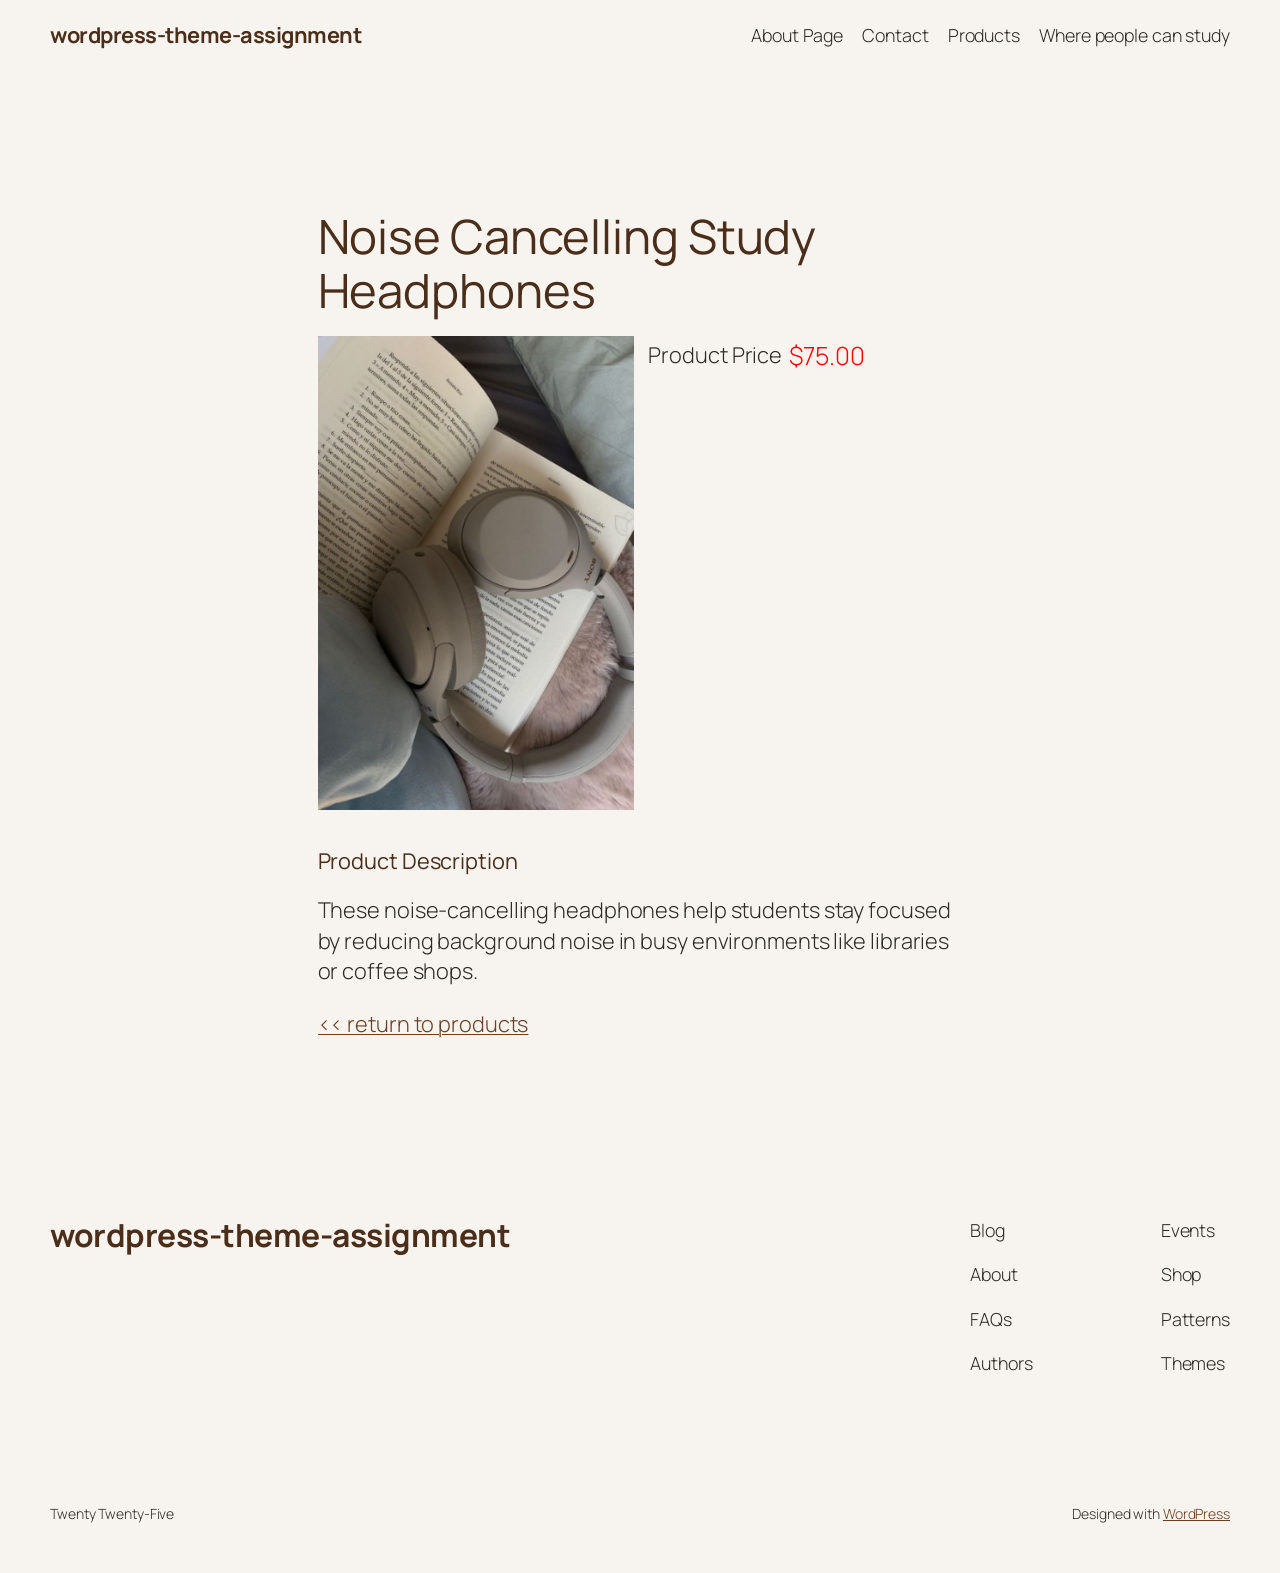
<file: products/noise-cancelling-study-headphones/index.html>
<!DOCTYPE html>
<html lang="en-CA">
<head>
	<meta charset="UTF-8" />
	<meta name="viewport" content="width=device-width, initial-scale=1" />
<meta name='robots' content='max-image-preview:large' />
<title>Noise Cancelling Study Headphones &#8211; wordpress-theme-assignment</title>
<link rel='dns-prefetch' href='//localhost' />
<link rel="alternate" type="application/rss+xml" title="wordpress-theme-assignment &raquo; Feed" href="/feed/" />
<link rel="alternate" type="application/rss+xml" title="wordpress-theme-assignment &raquo; Comments Feed" href="/comments/feed/" />
<link rel="alternate" title="oEmbed (JSON)" type="application/json+oembed" href="/wp-json/oembed/1.0/embed?url=http%3A%2F%2Flocalhost%3A8000%2Fproducts%2Fnoise-cancelling-study-headphones%2F" />
<link rel="alternate" title="oEmbed (XML)" type="text/xml+oembed" href="/wp-json/oembed/1.0/embed?url=http%3A%2F%2Flocalhost%3A8000%2Fproducts%2Fnoise-cancelling-study-headphones%2F&#038;format=xml" />
<script async src="https://www.googletagmanager.com/gtag/js?id=G-KFEBW7Q2V1"></script>
<script>
var tinyGtagJsOptions = {"ga4":"G-KFEBW7Q2V1"};
window.dataLayer || (dataLayer = []);
function gtag(){dataLayer.push(arguments);}
gtag('js', new Date());
gtag('config', "G-KFEBW7Q2V1");
</script>
<style id='wp-img-auto-sizes-contain-inline-css'>
img:is([sizes=auto i],[sizes^="auto," i]){contain-intrinsic-size:3000px 1500px}
/*# sourceURL=wp-img-auto-sizes-contain-inline-css */
</style>
<style id='wp-block-site-title-inline-css'>
.wp-block-site-title{box-sizing:border-box}.wp-block-site-title :where(a){color:inherit;font-family:inherit;font-size:inherit;font-style:inherit;font-weight:inherit;letter-spacing:inherit;line-height:inherit;text-decoration:inherit}
/*# sourceURL=/wp-includes/blocks/site-title/style.min.css */
</style>
<style id='wp-block-page-list-inline-css'>
.wp-block-navigation .wp-block-page-list{align-items:var(--navigation-layout-align,initial);background-color:inherit;display:flex;flex-direction:var(--navigation-layout-direction,initial);flex-wrap:var(--navigation-layout-wrap,wrap);justify-content:var(--navigation-layout-justify,initial)}.wp-block-navigation .wp-block-navigation-item{background-color:inherit}.wp-block-page-list{box-sizing:border-box}
/*# sourceURL=/wp-includes/blocks/page-list/style.min.css */
</style>
<style id='wp-block-navigation-inline-css'>
.wp-block-navigation{position:relative}.wp-block-navigation ul{margin-bottom:0;margin-left:0;margin-top:0;padding-left:0}.wp-block-navigation ul,.wp-block-navigation ul li{list-style:none;padding:0}.wp-block-navigation .wp-block-navigation-item{align-items:center;background-color:inherit;display:flex;position:relative}.wp-block-navigation .wp-block-navigation-item .wp-block-navigation__submenu-container:empty{display:none}.wp-block-navigation .wp-block-navigation-item__content{display:block;z-index:1}.wp-block-navigation .wp-block-navigation-item__content.wp-block-navigation-item__content{color:inherit}.wp-block-navigation.has-text-decoration-underline .wp-block-navigation-item__content,.wp-block-navigation.has-text-decoration-underline .wp-block-navigation-item__content:active,.wp-block-navigation.has-text-decoration-underline .wp-block-navigation-item__content:focus{text-decoration:underline}.wp-block-navigation.has-text-decoration-line-through .wp-block-navigation-item__content,.wp-block-navigation.has-text-decoration-line-through .wp-block-navigation-item__content:active,.wp-block-navigation.has-text-decoration-line-through .wp-block-navigation-item__content:focus{text-decoration:line-through}.wp-block-navigation :where(a),.wp-block-navigation :where(a:active),.wp-block-navigation :where(a:focus){text-decoration:none}.wp-block-navigation .wp-block-navigation__submenu-icon{align-self:center;background-color:inherit;border:none;color:currentColor;display:inline-block;font-size:inherit;height:.6em;line-height:0;margin-left:.25em;padding:0;width:.6em}.wp-block-navigation .wp-block-navigation__submenu-icon svg{display:inline-block;stroke:currentColor;height:inherit;margin-top:.075em;width:inherit}.wp-block-navigation{--navigation-layout-justification-setting:flex-start;--navigation-layout-direction:row;--navigation-layout-wrap:wrap;--navigation-layout-justify:flex-start;--navigation-layout-align:center}.wp-block-navigation.is-vertical{--navigation-layout-direction:column;--navigation-layout-justify:initial;--navigation-layout-align:flex-start}.wp-block-navigation.no-wrap{--navigation-layout-wrap:nowrap}.wp-block-navigation.items-justified-center{--navigation-layout-justification-setting:center;--navigation-layout-justify:center}.wp-block-navigation.items-justified-center.is-vertical{--navigation-layout-align:center}.wp-block-navigation.items-justified-right{--navigation-layout-justification-setting:flex-end;--navigation-layout-justify:flex-end}.wp-block-navigation.items-justified-right.is-vertical{--navigation-layout-align:flex-end}.wp-block-navigation.items-justified-space-between{--navigation-layout-justification-setting:space-between;--navigation-layout-justify:space-between}.wp-block-navigation .has-child .wp-block-navigation__submenu-container{align-items:normal;background-color:inherit;color:inherit;display:flex;flex-direction:column;opacity:0;position:absolute;z-index:2}@media not (prefers-reduced-motion){.wp-block-navigation .has-child .wp-block-navigation__submenu-container{transition:opacity .1s linear}}.wp-block-navigation .has-child .wp-block-navigation__submenu-container{height:0;overflow:hidden;visibility:hidden;width:0}.wp-block-navigation .has-child .wp-block-navigation__submenu-container>.wp-block-navigation-item>.wp-block-navigation-item__content{display:flex;flex-grow:1;padding:.5em 1em}.wp-block-navigation .has-child .wp-block-navigation__submenu-container>.wp-block-navigation-item>.wp-block-navigation-item__content .wp-block-navigation__submenu-icon{margin-left:auto;margin-right:0}.wp-block-navigation .has-child .wp-block-navigation__submenu-container .wp-block-navigation-item__content{margin:0}.wp-block-navigation .has-child .wp-block-navigation__submenu-container{left:-1px;top:100%}@media (min-width:782px){.wp-block-navigation .has-child .wp-block-navigation__submenu-container .wp-block-navigation__submenu-container{left:100%;top:-1px}.wp-block-navigation .has-child .wp-block-navigation__submenu-container .wp-block-navigation__submenu-container:before{background:#0000;content:"";display:block;height:100%;position:absolute;right:100%;width:.5em}.wp-block-navigation .has-child .wp-block-navigation__submenu-container .wp-block-navigation__submenu-icon{margin-right:.25em}.wp-block-navigation .has-child .wp-block-navigation__submenu-container .wp-block-navigation__submenu-icon svg{transform:rotate(-90deg)}}.wp-block-navigation .has-child .wp-block-navigation-submenu__toggle[aria-expanded=true]~.wp-block-navigation__submenu-container,.wp-block-navigation .has-child:not(.open-on-click):hover>.wp-block-navigation__submenu-container,.wp-block-navigation .has-child:not(.open-on-click):not(.open-on-hover-click):focus-within>.wp-block-navigation__submenu-container{height:auto;min-width:200px;opacity:1;overflow:visible;visibility:visible;width:auto}.wp-block-navigation.has-background .has-child .wp-block-navigation__submenu-container{left:0;top:100%}@media (min-width:782px){.wp-block-navigation.has-background .has-child .wp-block-navigation__submenu-container .wp-block-navigation__submenu-container{left:100%;top:0}}.wp-block-navigation-submenu{display:flex;position:relative}.wp-block-navigation-submenu .wp-block-navigation__submenu-icon svg{stroke:currentColor}button.wp-block-navigation-item__content{background-color:initial;border:none;color:currentColor;font-family:inherit;font-size:inherit;font-style:inherit;font-weight:inherit;letter-spacing:inherit;line-height:inherit;text-align:left;text-transform:inherit}.wp-block-navigation-submenu__toggle{cursor:pointer}.wp-block-navigation-submenu__toggle[aria-expanded=true]+.wp-block-navigation__submenu-icon>svg,.wp-block-navigation-submenu__toggle[aria-expanded=true]>svg{transform:rotate(180deg)}.wp-block-navigation-item.open-on-click .wp-block-navigation-submenu__toggle{padding-left:0;padding-right:.85em}.wp-block-navigation-item.open-on-click .wp-block-navigation-submenu__toggle+.wp-block-navigation__submenu-icon{margin-left:-.6em;pointer-events:none}.wp-block-navigation-item.open-on-click button.wp-block-navigation-item__content:not(.wp-block-navigation-submenu__toggle){padding:0}.wp-block-navigation .wp-block-page-list,.wp-block-navigation__container,.wp-block-navigation__responsive-close,.wp-block-navigation__responsive-container,.wp-block-navigation__responsive-container-content,.wp-block-navigation__responsive-dialog{gap:inherit}:where(.wp-block-navigation.has-background .wp-block-navigation-item a:not(.wp-element-button)),:where(.wp-block-navigation.has-background .wp-block-navigation-submenu a:not(.wp-element-button)){padding:.5em 1em}:where(.wp-block-navigation .wp-block-navigation__submenu-container .wp-block-navigation-item a:not(.wp-element-button)),:where(.wp-block-navigation .wp-block-navigation__submenu-container .wp-block-navigation-submenu a:not(.wp-element-button)),:where(.wp-block-navigation .wp-block-navigation__submenu-container .wp-block-navigation-submenu button.wp-block-navigation-item__content),:where(.wp-block-navigation .wp-block-navigation__submenu-container .wp-block-pages-list__item button.wp-block-navigation-item__content){padding:.5em 1em}.wp-block-navigation.items-justified-right .wp-block-navigation__container .has-child .wp-block-navigation__submenu-container,.wp-block-navigation.items-justified-right .wp-block-page-list>.has-child .wp-block-navigation__submenu-container,.wp-block-navigation.items-justified-space-between .wp-block-page-list>.has-child:last-child .wp-block-navigation__submenu-container,.wp-block-navigation.items-justified-space-between>.wp-block-navigation__container>.has-child:last-child .wp-block-navigation__submenu-container{left:auto;right:0}.wp-block-navigation.items-justified-right .wp-block-navigation__container .has-child .wp-block-navigation__submenu-container .wp-block-navigation__submenu-container,.wp-block-navigation.items-justified-right .wp-block-page-list>.has-child .wp-block-navigation__submenu-container .wp-block-navigation__submenu-container,.wp-block-navigation.items-justified-space-between .wp-block-page-list>.has-child:last-child .wp-block-navigation__submenu-container .wp-block-navigation__submenu-container,.wp-block-navigation.items-justified-space-between>.wp-block-navigation__container>.has-child:last-child .wp-block-navigation__submenu-container .wp-block-navigation__submenu-container{left:-1px;right:-1px}@media (min-width:782px){.wp-block-navigation.items-justified-right .wp-block-navigation__container .has-child .wp-block-navigation__submenu-container .wp-block-navigation__submenu-container,.wp-block-navigation.items-justified-right .wp-block-page-list>.has-child .wp-block-navigation__submenu-container .wp-block-navigation__submenu-container,.wp-block-navigation.items-justified-space-between .wp-block-page-list>.has-child:last-child .wp-block-navigation__submenu-container .wp-block-navigation__submenu-container,.wp-block-navigation.items-justified-space-between>.wp-block-navigation__container>.has-child:last-child .wp-block-navigation__submenu-container .wp-block-navigation__submenu-container{left:auto;right:100%}}.wp-block-navigation:not(.has-background) .wp-block-navigation__submenu-container{background-color:#fff;border:1px solid #00000026}.wp-block-navigation.has-background .wp-block-navigation__submenu-container{background-color:inherit}.wp-block-navigation:not(.has-text-color) .wp-block-navigation__submenu-container{color:#000}.wp-block-navigation__container{align-items:var(--navigation-layout-align,initial);display:flex;flex-direction:var(--navigation-layout-direction,initial);flex-wrap:var(--navigation-layout-wrap,wrap);justify-content:var(--navigation-layout-justify,initial);list-style:none;margin:0;padding-left:0}.wp-block-navigation__container .is-responsive{display:none}.wp-block-navigation__container:only-child,.wp-block-page-list:only-child{flex-grow:1}@keyframes overlay-menu__fade-in-animation{0%{opacity:0;transform:translateY(.5em)}to{opacity:1;transform:translateY(0)}}.wp-block-navigation__responsive-container{bottom:0;display:none;left:0;position:fixed;right:0;top:0}.wp-block-navigation__responsive-container :where(.wp-block-navigation-item a){color:inherit}.wp-block-navigation__responsive-container .wp-block-navigation__responsive-container-content{align-items:var(--navigation-layout-align,initial);display:flex;flex-direction:var(--navigation-layout-direction,initial);flex-wrap:var(--navigation-layout-wrap,wrap);justify-content:var(--navigation-layout-justify,initial)}.wp-block-navigation__responsive-container:not(.is-menu-open.is-menu-open){background-color:inherit!important;color:inherit!important}.wp-block-navigation__responsive-container.is-menu-open{background-color:inherit;display:flex;flex-direction:column}@media not (prefers-reduced-motion){.wp-block-navigation__responsive-container.is-menu-open{animation:overlay-menu__fade-in-animation .1s ease-out;animation-fill-mode:forwards}}.wp-block-navigation__responsive-container.is-menu-open{overflow:auto;padding:clamp(1rem,var(--wp--style--root--padding-top),20rem) clamp(1rem,var(--wp--style--root--padding-right),20rem) clamp(1rem,var(--wp--style--root--padding-bottom),20rem) clamp(1rem,var(--wp--style--root--padding-left),20rem);z-index:100000}.wp-block-navigation__responsive-container.is-menu-open .wp-block-navigation__responsive-container-content{align-items:var(--navigation-layout-justification-setting,inherit);display:flex;flex-direction:column;flex-wrap:nowrap;overflow:visible;padding-top:calc(2rem + 24px)}.wp-block-navigation__responsive-container.is-menu-open .wp-block-navigation__responsive-container-content,.wp-block-navigation__responsive-container.is-menu-open .wp-block-navigation__responsive-container-content .wp-block-navigation__container,.wp-block-navigation__responsive-container.is-menu-open .wp-block-navigation__responsive-container-content .wp-block-page-list{justify-content:flex-start}.wp-block-navigation__responsive-container.is-menu-open .wp-block-navigation__responsive-container-content .wp-block-navigation__submenu-icon{display:none}.wp-block-navigation__responsive-container.is-menu-open .wp-block-navigation__responsive-container-content .has-child .wp-block-navigation__submenu-container{border:none;height:auto;min-width:200px;opacity:1;overflow:initial;padding-left:2rem;padding-right:2rem;position:static;visibility:visible;width:auto}.wp-block-navigation__responsive-container.is-menu-open .wp-block-navigation__responsive-container-content .wp-block-navigation__container,.wp-block-navigation__responsive-container.is-menu-open .wp-block-navigation__responsive-container-content .wp-block-navigation__submenu-container{gap:inherit}.wp-block-navigation__responsive-container.is-menu-open .wp-block-navigation__responsive-container-content .wp-block-navigation__submenu-container{padding-top:var(--wp--style--block-gap,2em)}.wp-block-navigation__responsive-container.is-menu-open .wp-block-navigation__responsive-container-content .wp-block-navigation-item__content{padding:0}.wp-block-navigation__responsive-container.is-menu-open .wp-block-navigation__responsive-container-content .wp-block-navigation-item,.wp-block-navigation__responsive-container.is-menu-open .wp-block-navigation__responsive-container-content .wp-block-navigation__container,.wp-block-navigation__responsive-container.is-menu-open .wp-block-navigation__responsive-container-content .wp-block-page-list{align-items:var(--navigation-layout-justification-setting,initial);display:flex;flex-direction:column}.wp-block-navigation__responsive-container.is-menu-open .wp-block-navigation-item,.wp-block-navigation__responsive-container.is-menu-open .wp-block-navigation-item .wp-block-navigation__submenu-container,.wp-block-navigation__responsive-container.is-menu-open .wp-block-navigation__container,.wp-block-navigation__responsive-container.is-menu-open .wp-block-page-list{background:#0000!important;color:inherit!important}.wp-block-navigation__responsive-container.is-menu-open .wp-block-navigation__submenu-container.wp-block-navigation__submenu-container.wp-block-navigation__submenu-container.wp-block-navigation__submenu-container{left:auto;right:auto}@media (min-width:600px){.wp-block-navigation__responsive-container:not(.hidden-by-default):not(.is-menu-open){background-color:inherit;display:block;position:relative;width:100%;z-index:auto}.wp-block-navigation__responsive-container:not(.hidden-by-default):not(.is-menu-open) .wp-block-navigation__responsive-container-close{display:none}.wp-block-navigation__responsive-container.is-menu-open .wp-block-navigation__submenu-container.wp-block-navigation__submenu-container.wp-block-navigation__submenu-container.wp-block-navigation__submenu-container{left:0}}.wp-block-navigation:not(.has-background) .wp-block-navigation__responsive-container.is-menu-open{background-color:#fff}.wp-block-navigation:not(.has-text-color) .wp-block-navigation__responsive-container.is-menu-open{color:#000}.wp-block-navigation__toggle_button_label{font-size:1rem;font-weight:700}.wp-block-navigation__responsive-container-close,.wp-block-navigation__responsive-container-open{background:#0000;border:none;color:currentColor;cursor:pointer;margin:0;padding:0;text-transform:inherit;vertical-align:middle}.wp-block-navigation__responsive-container-close svg,.wp-block-navigation__responsive-container-open svg{fill:currentColor;display:block;height:24px;pointer-events:none;width:24px}.wp-block-navigation__responsive-container-open{display:flex}.wp-block-navigation__responsive-container-open.wp-block-navigation__responsive-container-open.wp-block-navigation__responsive-container-open{font-family:inherit;font-size:inherit;font-weight:inherit}@media (min-width:600px){.wp-block-navigation__responsive-container-open:not(.always-shown){display:none}}.wp-block-navigation__responsive-container-close{position:absolute;right:0;top:0;z-index:2}.wp-block-navigation__responsive-container-close.wp-block-navigation__responsive-container-close.wp-block-navigation__responsive-container-close{font-family:inherit;font-size:inherit;font-weight:inherit}.wp-block-navigation__responsive-close{width:100%}.has-modal-open .wp-block-navigation__responsive-close{margin-left:auto;margin-right:auto;max-width:var(--wp--style--global--wide-size,100%)}.wp-block-navigation__responsive-close:focus{outline:none}.is-menu-open .wp-block-navigation__responsive-close,.is-menu-open .wp-block-navigation__responsive-container-content,.is-menu-open .wp-block-navigation__responsive-dialog{box-sizing:border-box}.wp-block-navigation__responsive-dialog{position:relative}.has-modal-open .admin-bar .is-menu-open .wp-block-navigation__responsive-dialog{margin-top:46px}@media (min-width:782px){.has-modal-open .admin-bar .is-menu-open .wp-block-navigation__responsive-dialog{margin-top:32px}}html.has-modal-open{overflow:hidden}
/*# sourceURL=/wp-includes/blocks/navigation/style.min.css */
</style>
<style id='wp-block-group-inline-css'>
.wp-block-group{box-sizing:border-box}:where(.wp-block-group.wp-block-group-is-layout-constrained){position:relative}
/*# sourceURL=/wp-includes/blocks/group/style.min.css */
</style>
<style id='wp-block-post-title-inline-css'>
.wp-block-post-title{box-sizing:border-box;word-break:break-word}.wp-block-post-title :where(a){display:inline-block;font-family:inherit;font-size:inherit;font-style:inherit;font-weight:inherit;letter-spacing:inherit;line-height:inherit;text-decoration:inherit}
/*# sourceURL=/wp-includes/blocks/post-title/style.min.css */
</style>
<link rel='stylesheet' id='dashicons-css' href='/wp-includes/css/dashicons.min.css?ver=6.9.4' media='all' />
<link rel='stylesheet' id='al_product_styles-css' href='/wp-content/plugins/ecommerce-product-catalog/css/al_product.min.css?timestamp=1773449372&#038;ver=6.9.4' media='all' />
<style id='wp-block-paragraph-inline-css'>
.is-small-text{font-size:.875em}.is-regular-text{font-size:1em}.is-large-text{font-size:2.25em}.is-larger-text{font-size:3em}.has-drop-cap:not(:focus):first-letter{float:left;font-size:8.4em;font-style:normal;font-weight:100;line-height:.68;margin:.05em .1em 0 0;text-transform:uppercase}body.rtl .has-drop-cap:not(:focus):first-letter{float:none;margin-left:.1em}p.has-drop-cap.has-background{overflow:hidden}:root :where(p.has-background){padding:1.25em 2.375em}:where(p.has-text-color:not(.has-link-color)) a{color:inherit}p.has-text-align-left[style*="writing-mode:vertical-lr"],p.has-text-align-right[style*="writing-mode:vertical-rl"]{rotate:180deg}
/*# sourceURL=/wp-includes/blocks/paragraph/style.min.css */
</style>
<style id='wp-block-post-content-inline-css'>
.wp-block-post-content{display:flow-root}
/*# sourceURL=/wp-includes/blocks/post-content/style.min.css */
</style>
<style id='wp-block-spacer-inline-css'>
.wp-block-spacer{clear:both}
/*# sourceURL=/wp-includes/blocks/spacer/style.min.css */
</style>
<style id='wp-block-columns-inline-css'>
.wp-block-columns{box-sizing:border-box;display:flex;flex-wrap:wrap!important}@media (min-width:782px){.wp-block-columns{flex-wrap:nowrap!important}}.wp-block-columns{align-items:normal!important}.wp-block-columns.are-vertically-aligned-top{align-items:flex-start}.wp-block-columns.are-vertically-aligned-center{align-items:center}.wp-block-columns.are-vertically-aligned-bottom{align-items:flex-end}@media (max-width:781px){.wp-block-columns:not(.is-not-stacked-on-mobile)>.wp-block-column{flex-basis:100%!important}}@media (min-width:782px){.wp-block-columns:not(.is-not-stacked-on-mobile)>.wp-block-column{flex-basis:0;flex-grow:1}.wp-block-columns:not(.is-not-stacked-on-mobile)>.wp-block-column[style*=flex-basis]{flex-grow:0}}.wp-block-columns.is-not-stacked-on-mobile{flex-wrap:nowrap!important}.wp-block-columns.is-not-stacked-on-mobile>.wp-block-column{flex-basis:0;flex-grow:1}.wp-block-columns.is-not-stacked-on-mobile>.wp-block-column[style*=flex-basis]{flex-grow:0}:where(.wp-block-columns){margin-bottom:1.75em}:where(.wp-block-columns.has-background){padding:1.25em 2.375em}.wp-block-column{flex-grow:1;min-width:0;overflow-wrap:break-word;word-break:break-word}.wp-block-column.is-vertically-aligned-top{align-self:flex-start}.wp-block-column.is-vertically-aligned-center{align-self:center}.wp-block-column.is-vertically-aligned-bottom{align-self:flex-end}.wp-block-column.is-vertically-aligned-stretch{align-self:stretch}.wp-block-column.is-vertically-aligned-bottom,.wp-block-column.is-vertically-aligned-center,.wp-block-column.is-vertically-aligned-top{width:100%}
/*# sourceURL=/wp-includes/blocks/columns/style.min.css */
</style>
<style id='wp-block-navigation-link-inline-css'>
.wp-block-navigation .wp-block-navigation-item__label{overflow-wrap:break-word}.wp-block-navigation .wp-block-navigation-item__description{display:none}.link-ui-tools{outline:1px solid #f0f0f0;padding:8px}.link-ui-block-inserter{padding-top:8px}.link-ui-block-inserter__back{margin-left:8px;text-transform:uppercase}
/*# sourceURL=/wp-includes/blocks/navigation-link/style.min.css */
</style>
<style id='wp-emoji-styles-inline-css'>

	img.wp-smiley, img.emoji {
		display: inline !important;
		border: none !important;
		box-shadow: none !important;
		height: 1em !important;
		width: 1em !important;
		margin: 0 0.07em !important;
		vertical-align: -0.1em !important;
		background: none !important;
		padding: 0 !important;
	}
/*# sourceURL=wp-emoji-styles-inline-css */
</style>
<style id='wp-block-library-inline-css'>
:root{--wp-block-synced-color:#7a00df;--wp-block-synced-color--rgb:122,0,223;--wp-bound-block-color:var(--wp-block-synced-color);--wp-editor-canvas-background:#ddd;--wp-admin-theme-color:#007cba;--wp-admin-theme-color--rgb:0,124,186;--wp-admin-theme-color-darker-10:#006ba1;--wp-admin-theme-color-darker-10--rgb:0,107,160.5;--wp-admin-theme-color-darker-20:#005a87;--wp-admin-theme-color-darker-20--rgb:0,90,135;--wp-admin-border-width-focus:2px}@media (min-resolution:192dpi){:root{--wp-admin-border-width-focus:1.5px}}.wp-element-button{cursor:pointer}:root .has-very-light-gray-background-color{background-color:#eee}:root .has-very-dark-gray-background-color{background-color:#313131}:root .has-very-light-gray-color{color:#eee}:root .has-very-dark-gray-color{color:#313131}:root .has-vivid-green-cyan-to-vivid-cyan-blue-gradient-background{background:linear-gradient(135deg,#00d084,#0693e3)}:root .has-purple-crush-gradient-background{background:linear-gradient(135deg,#34e2e4,#4721fb 50%,#ab1dfe)}:root .has-hazy-dawn-gradient-background{background:linear-gradient(135deg,#faaca8,#dad0ec)}:root .has-subdued-olive-gradient-background{background:linear-gradient(135deg,#fafae1,#67a671)}:root .has-atomic-cream-gradient-background{background:linear-gradient(135deg,#fdd79a,#004a59)}:root .has-nightshade-gradient-background{background:linear-gradient(135deg,#330968,#31cdcf)}:root .has-midnight-gradient-background{background:linear-gradient(135deg,#020381,#2874fc)}:root{--wp--preset--font-size--normal:16px;--wp--preset--font-size--huge:42px}.has-regular-font-size{font-size:1em}.has-larger-font-size{font-size:2.625em}.has-normal-font-size{font-size:var(--wp--preset--font-size--normal)}.has-huge-font-size{font-size:var(--wp--preset--font-size--huge)}.has-text-align-center{text-align:center}.has-text-align-left{text-align:left}.has-text-align-right{text-align:right}.has-fit-text{white-space:nowrap!important}#end-resizable-editor-section{display:none}.aligncenter{clear:both}.items-justified-left{justify-content:flex-start}.items-justified-center{justify-content:center}.items-justified-right{justify-content:flex-end}.items-justified-space-between{justify-content:space-between}.screen-reader-text{border:0;clip-path:inset(50%);height:1px;margin:-1px;overflow:hidden;padding:0;position:absolute;width:1px;word-wrap:normal!important}.screen-reader-text:focus{background-color:#ddd;clip-path:none;color:#444;display:block;font-size:1em;height:auto;left:5px;line-height:normal;padding:15px 23px 14px;text-decoration:none;top:5px;width:auto;z-index:100000}html :where(.has-border-color){border-style:solid}html :where([style*=border-top-color]){border-top-style:solid}html :where([style*=border-right-color]){border-right-style:solid}html :where([style*=border-bottom-color]){border-bottom-style:solid}html :where([style*=border-left-color]){border-left-style:solid}html :where([style*=border-width]){border-style:solid}html :where([style*=border-top-width]){border-top-style:solid}html :where([style*=border-right-width]){border-right-style:solid}html :where([style*=border-bottom-width]){border-bottom-style:solid}html :where([style*=border-left-width]){border-left-style:solid}html :where(img[class*=wp-image-]){height:auto;max-width:100%}:where(figure){margin:0 0 1em}html :where(.is-position-sticky){--wp-admin--admin-bar--position-offset:var(--wp-admin--admin-bar--height,0px)}@media screen and (max-width:600px){html :where(.is-position-sticky){--wp-admin--admin-bar--position-offset:0px}}
/*# sourceURL=/wp-includes/css/dist/block-library/common.min.css */
</style>
<link rel='stylesheet' id='ic_blocks-css' href='/wp-content/plugins/ecommerce-product-catalog/includes/blocks/ic-blocks.min.css?timestamp=1773449372&#038;ver=6.9.4' media='all' />
<style id='global-styles-inline-css'>
:root{--wp--preset--aspect-ratio--square: 1;--wp--preset--aspect-ratio--4-3: 4/3;--wp--preset--aspect-ratio--3-4: 3/4;--wp--preset--aspect-ratio--3-2: 3/2;--wp--preset--aspect-ratio--2-3: 2/3;--wp--preset--aspect-ratio--16-9: 16/9;--wp--preset--aspect-ratio--9-16: 9/16;--wp--preset--color--black: #000000;--wp--preset--color--cyan-bluish-gray: #abb8c3;--wp--preset--color--white: #ffffff;--wp--preset--color--pale-pink: #f78da7;--wp--preset--color--vivid-red: #cf2e2e;--wp--preset--color--luminous-vivid-orange: #ff6900;--wp--preset--color--luminous-vivid-amber: #fcb900;--wp--preset--color--light-green-cyan: #7bdcb5;--wp--preset--color--vivid-green-cyan: #00d084;--wp--preset--color--pale-cyan-blue: #8ed1fc;--wp--preset--color--vivid-cyan-blue: #0693e3;--wp--preset--color--vivid-purple: #9b51e0;--wp--preset--color--base: #FFFFFF;--wp--preset--color--contrast: #111111;--wp--preset--color--accent-1: #FFEE58;--wp--preset--color--accent-2: #F6CFF4;--wp--preset--color--accent-3: #503AA8;--wp--preset--color--accent-4: #686868;--wp--preset--color--accent-5: #FBFAF3;--wp--preset--color--accent-6: color-mix(in srgb, currentColor 20%, transparent);--wp--preset--gradient--vivid-cyan-blue-to-vivid-purple: linear-gradient(135deg,rgb(6,147,227) 0%,rgb(155,81,224) 100%);--wp--preset--gradient--light-green-cyan-to-vivid-green-cyan: linear-gradient(135deg,rgb(122,220,180) 0%,rgb(0,208,130) 100%);--wp--preset--gradient--luminous-vivid-amber-to-luminous-vivid-orange: linear-gradient(135deg,rgb(252,185,0) 0%,rgb(255,105,0) 100%);--wp--preset--gradient--luminous-vivid-orange-to-vivid-red: linear-gradient(135deg,rgb(255,105,0) 0%,rgb(207,46,46) 100%);--wp--preset--gradient--very-light-gray-to-cyan-bluish-gray: linear-gradient(135deg,rgb(238,238,238) 0%,rgb(169,184,195) 100%);--wp--preset--gradient--cool-to-warm-spectrum: linear-gradient(135deg,rgb(74,234,220) 0%,rgb(151,120,209) 20%,rgb(207,42,186) 40%,rgb(238,44,130) 60%,rgb(251,105,98) 80%,rgb(254,248,76) 100%);--wp--preset--gradient--blush-light-purple: linear-gradient(135deg,rgb(255,206,236) 0%,rgb(152,150,240) 100%);--wp--preset--gradient--blush-bordeaux: linear-gradient(135deg,rgb(254,205,165) 0%,rgb(254,45,45) 50%,rgb(107,0,62) 100%);--wp--preset--gradient--luminous-dusk: linear-gradient(135deg,rgb(255,203,112) 0%,rgb(199,81,192) 50%,rgb(65,88,208) 100%);--wp--preset--gradient--pale-ocean: linear-gradient(135deg,rgb(255,245,203) 0%,rgb(182,227,212) 50%,rgb(51,167,181) 100%);--wp--preset--gradient--electric-grass: linear-gradient(135deg,rgb(202,248,128) 0%,rgb(113,206,126) 100%);--wp--preset--gradient--midnight: linear-gradient(135deg,rgb(2,3,129) 0%,rgb(40,116,252) 100%);--wp--preset--font-size--small: 0.875rem;--wp--preset--font-size--medium: clamp(1rem, 1rem + ((1vw - 0.2rem) * 0.196), 1.125rem);--wp--preset--font-size--large: clamp(1.125rem, 1.125rem + ((1vw - 0.2rem) * 0.392), 1.375rem);--wp--preset--font-size--x-large: clamp(1.75rem, 1.75rem + ((1vw - 0.2rem) * 0.392), 2rem);--wp--preset--font-size--xx-large: clamp(2.15rem, 2.15rem + ((1vw - 0.2rem) * 1.333), 3rem);--wp--preset--font-family--manrope: Manrope, sans-serif;--wp--preset--font-family--fira-code: "Fira Code", monospace;--wp--preset--spacing--20: 10px;--wp--preset--spacing--30: 20px;--wp--preset--spacing--40: 30px;--wp--preset--spacing--50: clamp(30px, 5vw, 50px);--wp--preset--spacing--60: clamp(30px, 7vw, 70px);--wp--preset--spacing--70: clamp(50px, 7vw, 90px);--wp--preset--spacing--80: clamp(70px, 10vw, 140px);--wp--preset--shadow--natural: 6px 6px 9px rgba(0, 0, 0, 0.2);--wp--preset--shadow--deep: 12px 12px 50px rgba(0, 0, 0, 0.4);--wp--preset--shadow--sharp: 6px 6px 0px rgba(0, 0, 0, 0.2);--wp--preset--shadow--outlined: 6px 6px 0px -3px rgb(255, 255, 255), 6px 6px rgb(0, 0, 0);--wp--preset--shadow--crisp: 6px 6px 0px rgb(0, 0, 0);}:root { --wp--style--global--content-size: 645px;--wp--style--global--wide-size: 1340px; }:where(body) { margin: 0; }.wp-site-blocks { padding-top: var(--wp--style--root--padding-top); padding-bottom: var(--wp--style--root--padding-bottom); }.has-global-padding { padding-right: var(--wp--style--root--padding-right); padding-left: var(--wp--style--root--padding-left); }.has-global-padding > .alignfull { margin-right: calc(var(--wp--style--root--padding-right) * -1); margin-left: calc(var(--wp--style--root--padding-left) * -1); }.has-global-padding :where(:not(.alignfull.is-layout-flow) > .has-global-padding:not(.wp-block-block, .alignfull)) { padding-right: 0; padding-left: 0; }.has-global-padding :where(:not(.alignfull.is-layout-flow) > .has-global-padding:not(.wp-block-block, .alignfull)) > .alignfull { margin-left: 0; margin-right: 0; }.wp-site-blocks > .alignleft { float: left; margin-right: 2em; }.wp-site-blocks > .alignright { float: right; margin-left: 2em; }.wp-site-blocks > .aligncenter { justify-content: center; margin-left: auto; margin-right: auto; }:where(.wp-site-blocks) > * { margin-block-start: 1.2rem; margin-block-end: 0; }:where(.wp-site-blocks) > :first-child { margin-block-start: 0; }:where(.wp-site-blocks) > :last-child { margin-block-end: 0; }:root { --wp--style--block-gap: 1.2rem; }:root :where(.is-layout-flow) > :first-child{margin-block-start: 0;}:root :where(.is-layout-flow) > :last-child{margin-block-end: 0;}:root :where(.is-layout-flow) > *{margin-block-start: 1.2rem;margin-block-end: 0;}:root :where(.is-layout-constrained) > :first-child{margin-block-start: 0;}:root :where(.is-layout-constrained) > :last-child{margin-block-end: 0;}:root :where(.is-layout-constrained) > *{margin-block-start: 1.2rem;margin-block-end: 0;}:root :where(.is-layout-flex){gap: 1.2rem;}:root :where(.is-layout-grid){gap: 1.2rem;}.is-layout-flow > .alignleft{float: left;margin-inline-start: 0;margin-inline-end: 2em;}.is-layout-flow > .alignright{float: right;margin-inline-start: 2em;margin-inline-end: 0;}.is-layout-flow > .aligncenter{margin-left: auto !important;margin-right: auto !important;}.is-layout-constrained > .alignleft{float: left;margin-inline-start: 0;margin-inline-end: 2em;}.is-layout-constrained > .alignright{float: right;margin-inline-start: 2em;margin-inline-end: 0;}.is-layout-constrained > .aligncenter{margin-left: auto !important;margin-right: auto !important;}.is-layout-constrained > :where(:not(.alignleft):not(.alignright):not(.alignfull)){max-width: var(--wp--style--global--content-size);margin-left: auto !important;margin-right: auto !important;}.is-layout-constrained > .alignwide{max-width: var(--wp--style--global--wide-size);}body .is-layout-flex{display: flex;}.is-layout-flex{flex-wrap: wrap;align-items: center;}.is-layout-flex > :is(*, div){margin: 0;}body .is-layout-grid{display: grid;}.is-layout-grid > :is(*, div){margin: 0;}body{background-color: var(--wp--preset--color--base);color: var(--wp--preset--color--contrast);font-family: var(--wp--preset--font-family--manrope);font-size: var(--wp--preset--font-size--large);font-weight: 300;letter-spacing: -0.1px;line-height: 1.4;--wp--style--root--padding-top: 0px;--wp--style--root--padding-right: var(--wp--preset--spacing--50);--wp--style--root--padding-bottom: 0px;--wp--style--root--padding-left: var(--wp--preset--spacing--50);}a:where(:not(.wp-element-button)){color: currentColor;text-decoration: underline;}:root :where(a:where(:not(.wp-element-button)):hover){text-decoration: none;}h1, h2, h3, h4, h5, h6{font-weight: 400;letter-spacing: -0.1px;line-height: 1.125;}h1{font-size: var(--wp--preset--font-size--xx-large);}h2{font-size: var(--wp--preset--font-size--x-large);}h3{font-size: var(--wp--preset--font-size--large);}h4{font-size: var(--wp--preset--font-size--medium);}h5{font-size: var(--wp--preset--font-size--small);letter-spacing: 0.5px;}h6{font-size: var(--wp--preset--font-size--small);font-weight: 700;letter-spacing: 1.4px;text-transform: uppercase;}:root :where(.wp-element-button, .wp-block-button__link){background-color: var(--wp--preset--color--contrast);border-width: 0;color: var(--wp--preset--color--base);font-family: inherit;font-size: var(--wp--preset--font-size--medium);font-style: inherit;font-weight: inherit;letter-spacing: inherit;line-height: inherit;padding-top: 1rem;padding-right: 2.25rem;padding-bottom: 1rem;padding-left: 2.25rem;text-decoration: none;text-transform: inherit;}:root :where(.wp-element-button:hover, .wp-block-button__link:hover){background-color: color-mix(in srgb, var(--wp--preset--color--contrast) 85%, transparent);border-color: transparent;color: var(--wp--preset--color--base);}:root :where(.wp-element-button:focus, .wp-block-button__link:focus){outline-color: var(--wp--preset--color--accent-4);outline-offset: 2px;}:root :where(.wp-element-caption, .wp-block-audio figcaption, .wp-block-embed figcaption, .wp-block-gallery figcaption, .wp-block-image figcaption, .wp-block-table figcaption, .wp-block-video figcaption){font-size: var(--wp--preset--font-size--small);line-height: 1.4;}.has-black-color{color: var(--wp--preset--color--black) !important;}.has-cyan-bluish-gray-color{color: var(--wp--preset--color--cyan-bluish-gray) !important;}.has-white-color{color: var(--wp--preset--color--white) !important;}.has-pale-pink-color{color: var(--wp--preset--color--pale-pink) !important;}.has-vivid-red-color{color: var(--wp--preset--color--vivid-red) !important;}.has-luminous-vivid-orange-color{color: var(--wp--preset--color--luminous-vivid-orange) !important;}.has-luminous-vivid-amber-color{color: var(--wp--preset--color--luminous-vivid-amber) !important;}.has-light-green-cyan-color{color: var(--wp--preset--color--light-green-cyan) !important;}.has-vivid-green-cyan-color{color: var(--wp--preset--color--vivid-green-cyan) !important;}.has-pale-cyan-blue-color{color: var(--wp--preset--color--pale-cyan-blue) !important;}.has-vivid-cyan-blue-color{color: var(--wp--preset--color--vivid-cyan-blue) !important;}.has-vivid-purple-color{color: var(--wp--preset--color--vivid-purple) !important;}.has-base-color{color: var(--wp--preset--color--base) !important;}.has-contrast-color{color: var(--wp--preset--color--contrast) !important;}.has-accent-1-color{color: var(--wp--preset--color--accent-1) !important;}.has-accent-2-color{color: var(--wp--preset--color--accent-2) !important;}.has-accent-3-color{color: var(--wp--preset--color--accent-3) !important;}.has-accent-4-color{color: var(--wp--preset--color--accent-4) !important;}.has-accent-5-color{color: var(--wp--preset--color--accent-5) !important;}.has-accent-6-color{color: var(--wp--preset--color--accent-6) !important;}.has-black-background-color{background-color: var(--wp--preset--color--black) !important;}.has-cyan-bluish-gray-background-color{background-color: var(--wp--preset--color--cyan-bluish-gray) !important;}.has-white-background-color{background-color: var(--wp--preset--color--white) !important;}.has-pale-pink-background-color{background-color: var(--wp--preset--color--pale-pink) !important;}.has-vivid-red-background-color{background-color: var(--wp--preset--color--vivid-red) !important;}.has-luminous-vivid-orange-background-color{background-color: var(--wp--preset--color--luminous-vivid-orange) !important;}.has-luminous-vivid-amber-background-color{background-color: var(--wp--preset--color--luminous-vivid-amber) !important;}.has-light-green-cyan-background-color{background-color: var(--wp--preset--color--light-green-cyan) !important;}.has-vivid-green-cyan-background-color{background-color: var(--wp--preset--color--vivid-green-cyan) !important;}.has-pale-cyan-blue-background-color{background-color: var(--wp--preset--color--pale-cyan-blue) !important;}.has-vivid-cyan-blue-background-color{background-color: var(--wp--preset--color--vivid-cyan-blue) !important;}.has-vivid-purple-background-color{background-color: var(--wp--preset--color--vivid-purple) !important;}.has-base-background-color{background-color: var(--wp--preset--color--base) !important;}.has-contrast-background-color{background-color: var(--wp--preset--color--contrast) !important;}.has-accent-1-background-color{background-color: var(--wp--preset--color--accent-1) !important;}.has-accent-2-background-color{background-color: var(--wp--preset--color--accent-2) !important;}.has-accent-3-background-color{background-color: var(--wp--preset--color--accent-3) !important;}.has-accent-4-background-color{background-color: var(--wp--preset--color--accent-4) !important;}.has-accent-5-background-color{background-color: var(--wp--preset--color--accent-5) !important;}.has-accent-6-background-color{background-color: var(--wp--preset--color--accent-6) !important;}.has-black-border-color{border-color: var(--wp--preset--color--black) !important;}.has-cyan-bluish-gray-border-color{border-color: var(--wp--preset--color--cyan-bluish-gray) !important;}.has-white-border-color{border-color: var(--wp--preset--color--white) !important;}.has-pale-pink-border-color{border-color: var(--wp--preset--color--pale-pink) !important;}.has-vivid-red-border-color{border-color: var(--wp--preset--color--vivid-red) !important;}.has-luminous-vivid-orange-border-color{border-color: var(--wp--preset--color--luminous-vivid-orange) !important;}.has-luminous-vivid-amber-border-color{border-color: var(--wp--preset--color--luminous-vivid-amber) !important;}.has-light-green-cyan-border-color{border-color: var(--wp--preset--color--light-green-cyan) !important;}.has-vivid-green-cyan-border-color{border-color: var(--wp--preset--color--vivid-green-cyan) !important;}.has-pale-cyan-blue-border-color{border-color: var(--wp--preset--color--pale-cyan-blue) !important;}.has-vivid-cyan-blue-border-color{border-color: var(--wp--preset--color--vivid-cyan-blue) !important;}.has-vivid-purple-border-color{border-color: var(--wp--preset--color--vivid-purple) !important;}.has-base-border-color{border-color: var(--wp--preset--color--base) !important;}.has-contrast-border-color{border-color: var(--wp--preset--color--contrast) !important;}.has-accent-1-border-color{border-color: var(--wp--preset--color--accent-1) !important;}.has-accent-2-border-color{border-color: var(--wp--preset--color--accent-2) !important;}.has-accent-3-border-color{border-color: var(--wp--preset--color--accent-3) !important;}.has-accent-4-border-color{border-color: var(--wp--preset--color--accent-4) !important;}.has-accent-5-border-color{border-color: var(--wp--preset--color--accent-5) !important;}.has-accent-6-border-color{border-color: var(--wp--preset--color--accent-6) !important;}.has-vivid-cyan-blue-to-vivid-purple-gradient-background{background: var(--wp--preset--gradient--vivid-cyan-blue-to-vivid-purple) !important;}.has-light-green-cyan-to-vivid-green-cyan-gradient-background{background: var(--wp--preset--gradient--light-green-cyan-to-vivid-green-cyan) !important;}.has-luminous-vivid-amber-to-luminous-vivid-orange-gradient-background{background: var(--wp--preset--gradient--luminous-vivid-amber-to-luminous-vivid-orange) !important;}.has-luminous-vivid-orange-to-vivid-red-gradient-background{background: var(--wp--preset--gradient--luminous-vivid-orange-to-vivid-red) !important;}.has-very-light-gray-to-cyan-bluish-gray-gradient-background{background: var(--wp--preset--gradient--very-light-gray-to-cyan-bluish-gray) !important;}.has-cool-to-warm-spectrum-gradient-background{background: var(--wp--preset--gradient--cool-to-warm-spectrum) !important;}.has-blush-light-purple-gradient-background{background: var(--wp--preset--gradient--blush-light-purple) !important;}.has-blush-bordeaux-gradient-background{background: var(--wp--preset--gradient--blush-bordeaux) !important;}.has-luminous-dusk-gradient-background{background: var(--wp--preset--gradient--luminous-dusk) !important;}.has-pale-ocean-gradient-background{background: var(--wp--preset--gradient--pale-ocean) !important;}.has-electric-grass-gradient-background{background: var(--wp--preset--gradient--electric-grass) !important;}.has-midnight-gradient-background{background: var(--wp--preset--gradient--midnight) !important;}.has-small-font-size{font-size: var(--wp--preset--font-size--small) !important;}.has-medium-font-size{font-size: var(--wp--preset--font-size--medium) !important;}.has-large-font-size{font-size: var(--wp--preset--font-size--large) !important;}.has-x-large-font-size{font-size: var(--wp--preset--font-size--x-large) !important;}.has-xx-large-font-size{font-size: var(--wp--preset--font-size--xx-large) !important;}.has-manrope-font-family{font-family: var(--wp--preset--font-family--manrope) !important;}.has-fira-code-font-family{font-family: var(--wp--preset--font-family--fira-code) !important;}
:root :where(.wp-block-columns-is-layout-flow) > :first-child{margin-block-start: 0;}:root :where(.wp-block-columns-is-layout-flow) > :last-child{margin-block-end: 0;}:root :where(.wp-block-columns-is-layout-flow) > *{margin-block-start: var(--wp--preset--spacing--50);margin-block-end: 0;}:root :where(.wp-block-columns-is-layout-constrained) > :first-child{margin-block-start: 0;}:root :where(.wp-block-columns-is-layout-constrained) > :last-child{margin-block-end: 0;}:root :where(.wp-block-columns-is-layout-constrained) > *{margin-block-start: var(--wp--preset--spacing--50);margin-block-end: 0;}:root :where(.wp-block-columns-is-layout-flex){gap: var(--wp--preset--spacing--50);}:root :where(.wp-block-columns-is-layout-grid){gap: var(--wp--preset--spacing--50);}
:root :where(.wp-block-post-title a:where(:not(.wp-element-button))){text-decoration: none;}
:root :where(.wp-block-post-title a:where(:not(.wp-element-button)):hover){text-decoration: underline;}
:root :where(.wp-block-site-title){font-weight: 700;letter-spacing: -.5px;}
:root :where(.wp-block-site-title a:where(:not(.wp-element-button))){text-decoration: none;}
:root :where(.wp-block-site-title a:where(:not(.wp-element-button)):hover){text-decoration: underline;}
:root :where(.wp-block-navigation){font-size: var(--wp--preset--font-size--medium);}
:root :where(.wp-block-navigation a:where(:not(.wp-element-button))){text-decoration: none;}
:root :where(.wp-block-navigation a:where(:not(.wp-element-button)):hover){text-decoration: underline;}
/*# sourceURL=global-styles-inline-css */
</style>
<style id='core-block-supports-inline-css'>
.wp-container-core-navigation-is-layout-fc306653{justify-content:flex-end;}.wp-container-core-group-is-layout-f4c28e8b{flex-wrap:nowrap;gap:var(--wp--preset--spacing--10);justify-content:flex-end;}.wp-container-core-group-is-layout-8165f36a{flex-wrap:nowrap;justify-content:space-between;}.wp-container-core-columns-is-layout-28f84493{flex-wrap:nowrap;}.wp-container-core-navigation-is-layout-fe9cc265{flex-direction:column;align-items:flex-start;}.wp-container-core-group-is-layout-570722b2{gap:var(--wp--preset--spacing--80);justify-content:space-between;align-items:flex-start;}.wp-container-core-group-is-layout-e5edad21{justify-content:space-between;align-items:flex-start;}.wp-container-core-group-is-layout-91e87306{gap:var(--wp--preset--spacing--20);justify-content:space-between;}
/*# sourceURL=core-block-supports-inline-css */
</style>
<style id='wp-block-template-skip-link-inline-css'>

		.skip-link.screen-reader-text {
			border: 0;
			clip-path: inset(50%);
			height: 1px;
			margin: -1px;
			overflow: hidden;
			padding: 0;
			position: absolute !important;
			width: 1px;
			word-wrap: normal !important;
		}

		.skip-link.screen-reader-text:focus {
			background-color: #eee;
			clip-path: none;
			color: #444;
			display: block;
			font-size: 1em;
			height: auto;
			left: 5px;
			line-height: normal;
			padding: 15px 23px 14px;
			text-decoration: none;
			top: 5px;
			width: auto;
			z-index: 100000;
		}
/*# sourceURL=wp-block-template-skip-link-inline-css */
</style>
<link rel='stylesheet' id='parent-style-css' href='/wp-content/themes/twentytwentyfive/style.css?ver=6.9.4' media='all' />
<link rel='stylesheet' id='child-style-css' href='/wp-content/themes/twentytwentyfive-child/style.css?ver=6.9.4' media='all' />
<style id='twentytwentyfive-style-inline-css'>
a{text-decoration-thickness:1px!important;text-underline-offset:.1em}:where(.wp-site-blocks :focus){outline-width:2px;outline-style:solid}.wp-block-navigation .wp-block-navigation-submenu .wp-block-navigation-item:not(:last-child){margin-bottom:3px}.wp-block-navigation .wp-block-navigation-item .wp-block-navigation-item__content{outline-offset:4px}.wp-block-navigation .wp-block-navigation-item ul.wp-block-navigation__submenu-container .wp-block-navigation-item__content{outline-offset:0}blockquote,caption,figcaption,h1,h2,h3,h4,h5,h6,p{text-wrap:pretty}.more-link{display:block}:where(pre){overflow-x:auto}
/*# sourceURL=/wp-content/themes/twentytwentyfive/style.min.css */
</style>
<link rel='stylesheet' id='colorbox-css' href='/wp-content/plugins/ecommerce-product-catalog/js/colorbox/colorbox.css?timestamp=1773449372&#038;ver=6.9.4' media='all' />
<script src="/wp-includes/js/jquery/jquery.min.js?ver=3.7.1" id="jquery-core-js"></script>
<script src="/wp-includes/js/jquery/jquery-migrate.min.js?ver=3.4.1" id="jquery-migrate-js"></script>
<script src="/wp-content/plugins/ecommerce-product-catalog/js/magnifier/magnifier.min.js?timestamp=1773449372&amp;ver=1" id="ic_magnifier-js"></script>
<link rel="https://api.w.org/" href="/wp-json/" /><link rel="alternate" title="JSON" type="application/json" href="/wp-json/wp/v2/al_product/49" /><link rel="EditURI" type="application/rsd+xml" title="RSD" href="/xmlrpc.php?rsd" />
<meta name="generator" content="WordPress 6.9.4" />
<link rel="canonical" href="/products/noise-cancelling-study-headphones/" />
<link rel='shortlink' href='/?p=49' />
<script type="importmap" id="wp-importmap">
{"imports":{"@wordpress/interactivity":"/wp-includes/js/dist/script-modules/interactivity/index.min.js?ver=66c613f68580994bb00a"}}
</script>
<link rel="modulepreload" href="/wp-includes/js/dist/script-modules/interactivity/index.min.js?ver=66c613f68580994bb00a" id="@wordpress/interactivity-js-modulepreload" fetchpriority="low">
<style class='wp-fonts-local'>
@font-face{font-family:Manrope;font-style:normal;font-weight:200 800;font-display:fallback;src:url('/wp-content/themes/twentytwentyfive/assets/fonts/manrope/Manrope-VariableFont_wght.woff2') format('woff2');}
@font-face{font-family:"Fira Code";font-style:normal;font-weight:300 700;font-display:fallback;src:url('/wp-content/themes/twentytwentyfive/assets/fonts/fira-code/FiraCode-VariableFont_wght.woff2') format('woff2');}
</style>
</head>

<body class="wp-singular al_product-template-default single-al_product postid-49 page page-id-49 wp-embed-responsive wp-theme-twentytwentyfive wp-child-theme-twentytwentyfive-child ecommerce-product-catalog type-page page-template-default single-product-page">

<div class="wp-site-blocks"><header class="wp-block-template-part">
<div class="wp-block-group alignfull is-layout-flow wp-block-group-is-layout-flow">
	
	<div class="wp-block-group has-global-padding is-layout-constrained wp-block-group-is-layout-constrained">
		
		<div class="wp-block-group alignwide is-content-justification-space-between is-nowrap is-layout-flex wp-container-core-group-is-layout-8165f36a wp-block-group-is-layout-flex" style="padding-top:var(--wp--preset--spacing--30);padding-bottom:var(--wp--preset--spacing--30)">
			<p class="wp-block-site-title"><a href="/" target="_self" rel="home">wordpress-theme-assignment</a></p>
			
			<div class="wp-block-group is-content-justification-right is-nowrap is-layout-flex wp-container-core-group-is-layout-f4c28e8b wp-block-group-is-layout-flex">
				<nav class="is-responsive items-justified-right wp-block-navigation is-content-justification-right is-layout-flex wp-container-core-navigation-is-layout-fc306653 wp-block-navigation-is-layout-flex" 
		 data-wp-interactive="core/navigation" data-wp-context='{"overlayOpenedBy":{"click":false,"hover":false,"focus":false},"type":"overlay","roleAttribute":"","ariaLabel":"Menu"}'><button aria-haspopup="dialog" aria-label="Open menu" class="wp-block-navigation__responsive-container-open" 
				data-wp-on--click="actions.openMenuOnClick"
				data-wp-on--keydown="actions.handleMenuKeydown"
			><svg width="24" height="24" xmlns="https://www.w3.org/2000/svg" viewBox="0 0 24 24" aria-hidden="true" focusable="false"><path d="M4 7.5h16v1.5H4z"></path><path d="M4 15h16v1.5H4z"></path></svg></button>
				<div class="wp-block-navigation__responsive-container  has-text-color has-contrast-color has-background has-base-background-color"  id="modal-1" 
				data-wp-class--has-modal-open="state.isMenuOpen"
				data-wp-class--is-menu-open="state.isMenuOpen"
				data-wp-watch="callbacks.initMenu"
				data-wp-on--keydown="actions.handleMenuKeydown"
				data-wp-on--focusout="actions.handleMenuFocusout"
				tabindex="-1"
			>
					<div class="wp-block-navigation__responsive-close" tabindex="-1">
						<div class="wp-block-navigation__responsive-dialog" 
				data-wp-bind--aria-modal="state.ariaModal"
				data-wp-bind--aria-label="state.ariaLabel"
				data-wp-bind--role="state.roleAttribute"
			>
							<button aria-label="Close menu" class="wp-block-navigation__responsive-container-close" 
				data-wp-on--click="actions.closeMenuOnClick"
			><svg xmlns="https://www.w3.org/2000/svg" viewBox="0 0 24 24" width="24" height="24" aria-hidden="true" focusable="false"><path d="m13.06 12 6.47-6.47-1.06-1.06L12 10.94 5.53 4.47 4.47 5.53 10.94 12l-6.47 6.47 1.06 1.06L12 13.06l6.47 6.47 1.06-1.06L13.06 12Z"></path></svg></button>
							<div class="wp-block-navigation__responsive-container-content" 
				data-wp-watch="callbacks.focusFirstElement"
			 id="modal-1-content">
								<ul class="wp-block-navigation__container is-responsive items-justified-right wp-block-navigation"><ul class="wp-block-page-list"><li class="wp-block-pages-list__item wp-block-navigation-item open-on-hover-click menu-item-home"><a class="wp-block-pages-list__item__link wp-block-navigation-item__content" href="/">About Page</a></li><li class="wp-block-pages-list__item wp-block-navigation-item open-on-hover-click"><a class="wp-block-pages-list__item__link wp-block-navigation-item__content" href="/contact-page/">Contact</a></li><li class="wp-block-pages-list__item current-menu-item wp-block-navigation-item open-on-hover-click"><a class="wp-block-pages-list__item__link wp-block-navigation-item__content" href="/products/" aria-current="page">Products</a></li><li class="wp-block-pages-list__item wp-block-navigation-item open-on-hover-click"><a class="wp-block-pages-list__item__link wp-block-navigation-item__content" href="/where-people-can-study/">Where people can study</a></li></ul></ul>
							</div>
						</div>
					</div>
				</div></nav>
			</div>
			
		</div>
		
	</div>
	
</div>


</header>


<main class="wp-block-group has-global-padding is-layout-constrained wp-block-group-is-layout-constrained" style="margin-top:var(--wp--preset--spacing--60)">
	
	<div class="wp-block-group alignfull has-global-padding is-layout-constrained wp-block-group-is-layout-constrained" style="padding-top:var(--wp--preset--spacing--60);padding-bottom:var(--wp--preset--spacing--60)">
		
		<h1 class="wp-block-post-title">Noise Cancelling Study Headphones</h1>
		<div class="entry-content alignfull wp-block-post-content has-global-padding is-layout-constrained wp-block-post-content-is-layout-constrained">            <div id="product_page" class="post-49 type-al_product status-publish has-post-thumbnail hentry al_product responsive plain ic-template-plain product-49">
            <div class="ic-catalog-container">    <div class="product-entry">

		
    <div id="product_details_container">
        	<div class="entry-thumbnail product-image">
					<a class="a-product-image nofancybox nolightbox no-ajaxy" href="/wp-content/uploads/2026/03/Sony-WH-1000XM4-Noise-Cancelling-Wireless-Headphones.jpeg"><img fetchpriority="high" decoding="async" width="400" height="600" src="/wp-content/uploads/2026/03/Sony-WH-1000XM4-Noise-Cancelling-Wireless-Headphones.jpeg" class="attachment-product-page-image size-product-page-image ic_magnifier wp-post-image" alt="Noise Cancelling Study Headphones" data-zoom-image="/wp-content/uploads/2026/03/Sony-WH-1000XM4-Noise-Cancelling-Wireless-Headphones.jpeg" loading="eager" /></a>
				</div>
	        <div id="product_details" class="product-details ">
                <div class="price-container">
		        <table class="price-table">
			            <tr>
				                    <td class="price-label">Product Price</td>
				                <td class="price-value price-value-49 red-price big-price ic-design">
					&#36;75.00                </td>
            </tr>
			        </table>
		    </div>
	        </div>
            </div>
    <div id="after-product-details" class="after-product-details">
            <div id="product_description" class="product-description">
		            <h3 class="catalog-header">Product Description</h3>
			
<p>These noise-cancelling headphones help students stay focused by reducing background noise in busy environments like libraries or coffee shops.</p>
    </div>
	    </div>
        <div class="after-product-description">
        <a class="back-to-products" href="/products/"><< return to products</a>    </div>

    </div>
</div>            </div>
            
</div>
	</div>
	
</main>


<footer class="wp-block-template-part">
<div class="wp-block-group has-global-padding is-layout-constrained wp-block-group-is-layout-constrained" style="padding-top:var(--wp--preset--spacing--60);padding-bottom:var(--wp--preset--spacing--50)">
	
	<div class="wp-block-group alignwide is-layout-flow wp-block-group-is-layout-flow">
		

		
		<div class="wp-block-group alignfull is-content-justification-space-between is-layout-flex wp-container-core-group-is-layout-e5edad21 wp-block-group-is-layout-flex">
			
			<div class="wp-block-columns is-layout-flex wp-container-core-columns-is-layout-28f84493 wp-block-columns-is-layout-flex">
				
				<div class="wp-block-column is-layout-flow wp-block-column-is-layout-flow" style="flex-basis:100%"><h2 class="wp-block-site-title"><a href="/" target="_self" rel="home">wordpress-theme-assignment</a></h2>

				
				</div>
				

				
				<div class="wp-block-column is-layout-flow wp-block-column-is-layout-flow">
					
					<div style="height:var(--wp--preset--spacing--40);width:0px" aria-hidden="true" class="wp-block-spacer"></div>
					
				</div>
				
			</div>
			

			
			<div class="wp-block-group is-content-justification-space-between is-layout-flex wp-container-core-group-is-layout-570722b2 wp-block-group-is-layout-flex">
				<nav class="is-vertical wp-block-navigation is-layout-flex wp-container-core-navigation-is-layout-fe9cc265 wp-block-navigation-is-layout-flex"><ul class="wp-block-navigation__container  is-vertical wp-block-navigation"><li class=" wp-block-navigation-item wp-block-navigation-link"><a class="wp-block-navigation-item__content"  href="#"><span class="wp-block-navigation-item__label">Blog</span></a></li><li class=" wp-block-navigation-item wp-block-navigation-link"><a class="wp-block-navigation-item__content"  href="#"><span class="wp-block-navigation-item__label">About</span></a></li><li class=" wp-block-navigation-item wp-block-navigation-link"><a class="wp-block-navigation-item__content"  href="#"><span class="wp-block-navigation-item__label">FAQs</span></a></li><li class=" wp-block-navigation-item wp-block-navigation-link"><a class="wp-block-navigation-item__content"  href="#"><span class="wp-block-navigation-item__label">Authors</span></a></li></ul></nav>

				<nav class="is-vertical wp-block-navigation is-layout-flex wp-container-core-navigation-is-layout-fe9cc265 wp-block-navigation-is-layout-flex"><ul class="wp-block-navigation__container  is-vertical wp-block-navigation"><li class=" wp-block-navigation-item wp-block-navigation-link"><a class="wp-block-navigation-item__content"  href="#"><span class="wp-block-navigation-item__label">Events</span></a></li><li class=" wp-block-navigation-item wp-block-navigation-link"><a class="wp-block-navigation-item__content"  href="#"><span class="wp-block-navigation-item__label">Shop</span></a></li><li class=" wp-block-navigation-item wp-block-navigation-link"><a class="wp-block-navigation-item__content"  href="#"><span class="wp-block-navigation-item__label">Patterns</span></a></li><li class=" wp-block-navigation-item wp-block-navigation-link"><a class="wp-block-navigation-item__content"  href="#"><span class="wp-block-navigation-item__label">Themes</span></a></li></ul></nav>
			</div>
				
		</div>
		

		
		<div style="height:var(--wp--preset--spacing--70)" aria-hidden="true" class="wp-block-spacer"></div>
		

		
		<div class="wp-block-group alignfull is-content-justification-space-between is-layout-flex wp-container-core-group-is-layout-91e87306 wp-block-group-is-layout-flex">
			
			<p class="has-small-font-size">Twenty Twenty-Five</p>
			
			
			<p class="has-small-font-size">
				Designed with <a href="https://wordpress.org" rel="nofollow">WordPress</a>			</p>
			
		</div>
		
	</div>
	
</div>


</footer>
</div>
<script type="speculationrules">
{"prefetch":[{"source":"document","where":{"and":[{"href_matches":"/*"},{"not":{"href_matches":["/wp-*.php","/wp-admin/*","/wp-content/uploads/*","/wp-content/*","/wp-content/plugins/*","/wp-content/themes/twentytwentyfive-child/*","/wp-content/themes/twentytwentyfive/*","/*\\?(.+)"]}},{"not":{"selector_matches":"a[rel~=\"nofollow\"]"}},{"not":{"selector_matches":".no-prefetch, .no-prefetch a"}}]},"eagerness":"conservative"}]}
</script>
<script type="module" src="/wp-includes/js/dist/script-modules/block-library/navigation/view.min.js?ver=b0f909c3ec791c383210" id="@wordpress/block-library/navigation/view-js-module" fetchpriority="low" data-wp-router-options="{&quot;loadOnClientNavigation&quot;:true}"></script>
<script src="/wp-content/plugins/ecommerce-product-catalog/js/colorbox/jquery.colorbox.min.js?timestamp=1773449372&amp;ver=6.9.4" id="colorbox-js"></script>
<script id="al_product_scripts-js-extra">
var product_object = {"ajaxurl":"/wp-admin/admin-ajax.php","post_id":"49","lightbox_settings":{"transition":"elastic","initialWidth":200,"maxWidth":"90%","maxHeight":"90%","rel":"gal"},"filter_button_label":"Filter","design_schemes":"green-box ic-design","loading":"/wp-includes/js/thickbox/loadingAnimation.gif","nonce":"db2bf23b26"};
//# sourceURL=al_product_scripts-js-extra
</script>
<script src="/wp-content/plugins/ecommerce-product-catalog/js/product.min.js?timestamp=1773449372&amp;ver=6.9.4" id="al_product_scripts-js"></script>
<script id="ic_product_ajax-js-extra">
var ic_ajax = {"query_vars":"{\"page\":\"\",\"al_product\":\"noise-cancelling-study-headphones\",\"post_type\":\"al_product\",\"name\":\"noise-cancelling-study-headphones\"}","request_url":"/products/noise-cancelling-study-headphones/","filters_reset_url":"","is_search":"","nonce":"245a596f8b"};
//# sourceURL=ic_product_ajax-js-extra
</script>
<script src="/wp-content/plugins/ecommerce-product-catalog/js/product-ajax.min.js?timestamp=1773449372&amp;ver=6.9.4" id="ic_product_ajax-js"></script>
<script id="wp-block-template-skip-link-js-after">
	( function() {
		var skipLinkTarget = document.querySelector( 'main' ),
			sibling,
			skipLinkTargetID,
			skipLink;

		// Early exit if a skip-link target can't be located.
		if ( ! skipLinkTarget ) {
			return;
		}

		/*
		 * Get the site wrapper.
		 * The skip-link will be injected in the beginning of it.
		 */
		sibling = document.querySelector( '.wp-site-blocks' );

		// Early exit if the root element was not found.
		if ( ! sibling ) {
			return;
		}

		// Get the skip-link target's ID, and generate one if it doesn't exist.
		skipLinkTargetID = skipLinkTarget.id;
		if ( ! skipLinkTargetID ) {
			skipLinkTargetID = 'wp--skip-link--target';
			skipLinkTarget.id = skipLinkTargetID;
		}

		// Create the skip link.
		skipLink = document.createElement( 'a' );
		skipLink.classList.add( 'skip-link', 'screen-reader-text' );
		skipLink.id = 'wp-skip-link';
		skipLink.href = '#' + skipLinkTargetID;
		skipLink.innerText = 'Skip to content';

		// Inject the skip link.
		sibling.parentElement.insertBefore( skipLink, sibling );
	}() );
	
//# sourceURL=wp-block-template-skip-link-js-after
</script>
    <style>
        body.ic-disabled-body:before {
            background-image: url("/wp-includes/js/thickbox/loadingAnimation.gif");
        }
    </style>
    <script id="wp-emoji-settings" type="application/json">
{"baseUrl":"https://s.w.org/images/core/emoji/17.0.2/72x72/","ext":".png","svgUrl":"https://s.w.org/images/core/emoji/17.0.2/svg/","svgExt":".svg","source":{"concatemoji":"/wp-includes/js/wp-emoji-release.min.js?ver=6.9.4"}}
</script>
<script type="module">
/*! This file is auto-generated */
const a=JSON.parse(document.getElementById("wp-emoji-settings").textContent),o=(window._wpemojiSettings=a,"wpEmojiSettingsSupports"),s=["flag","emoji"];function i(e){try{var t={supportTests:e,timestamp:(new Date).valueOf()};sessionStorage.setItem(o,JSON.stringify(t))}catch(e){}}function c(e,t,n){e.clearRect(0,0,e.canvas.width,e.canvas.height),e.fillText(t,0,0);t=new Uint32Array(e.getImageData(0,0,e.canvas.width,e.canvas.height).data);e.clearRect(0,0,e.canvas.width,e.canvas.height),e.fillText(n,0,0);const a=new Uint32Array(e.getImageData(0,0,e.canvas.width,e.canvas.height).data);return t.every((e,t)=>e===a[t])}function p(e,t){e.clearRect(0,0,e.canvas.width,e.canvas.height),e.fillText(t,0,0);var n=e.getImageData(16,16,1,1);for(let e=0;e<n.data.length;e++)if(0!==n.data[e])return!1;return!0}function u(e,t,n,a){switch(t){case"flag":return n(e,"\ud83c\udff3\ufe0f\u200d\u26a7\ufe0f","\ud83c\udff3\ufe0f\u200b\u26a7\ufe0f")?!1:!n(e,"\ud83c\udde8\ud83c\uddf6","\ud83c\udde8\u200b\ud83c\uddf6")&&!n(e,"\ud83c\udff4\udb40\udc67\udb40\udc62\udb40\udc65\udb40\udc6e\udb40\udc67\udb40\udc7f","\ud83c\udff4\u200b\udb40\udc67\u200b\udb40\udc62\u200b\udb40\udc65\u200b\udb40\udc6e\u200b\udb40\udc67\u200b\udb40\udc7f");case"emoji":return!a(e,"\ud83e\u1fac8")}return!1}function f(e,t,n,a){let r;const o=(r="undefined"!=typeof WorkerGlobalScope&&self instanceof WorkerGlobalScope?new OffscreenCanvas(300,150):document.createElement("canvas")).getContext("2d",{willReadFrequently:!0}),s=(o.textBaseline="top",o.font="600 32px Arial",{});return e.forEach(e=>{s[e]=t(o,e,n,a)}),s}function r(e){var t=document.createElement("script");t.src=e,t.defer=!0,document.head.appendChild(t)}a.supports={everything:!0,everythingExceptFlag:!0},new Promise(t=>{let n=function(){try{var e=JSON.parse(sessionStorage.getItem(o));if("object"==typeof e&&"number"==typeof e.timestamp&&(new Date).valueOf()<e.timestamp+604800&&"object"==typeof e.supportTests)return e.supportTests}catch(e){}return null}();if(!n){if("undefined"!=typeof Worker&&"undefined"!=typeof OffscreenCanvas&&"undefined"!=typeof URL&&URL.createObjectURL&&"undefined"!=typeof Blob)try{var e="postMessage("+f.toString()+"("+[JSON.stringify(s),u.toString(),c.toString(),p.toString()].join(",")+"));",a=new Blob([e],{type:"text/javascript"});const r=new Worker(URL.createObjectURL(a),{name:"wpTestEmojiSupports"});return void(r.onmessage=e=>{i(n=e.data),r.terminate(),t(n)})}catch(e){}i(n=f(s,u,c,p))}t(n)}).then(e=>{for(const n in e)a.supports[n]=e[n],a.supports.everything=a.supports.everything&&a.supports[n],"flag"!==n&&(a.supports.everythingExceptFlag=a.supports.everythingExceptFlag&&a.supports[n]);var t;a.supports.everythingExceptFlag=a.supports.everythingExceptFlag&&!a.supports.flag,a.supports.everything||((t=a.source||{}).concatemoji?r(t.concatemoji):t.wpemoji&&t.twemoji&&(r(t.twemoji),r(t.wpemoji)))});
//# sourceURL=/wp-includes/js/wp-emoji-loader.min.js
</script>
</body>
</html>
</file>
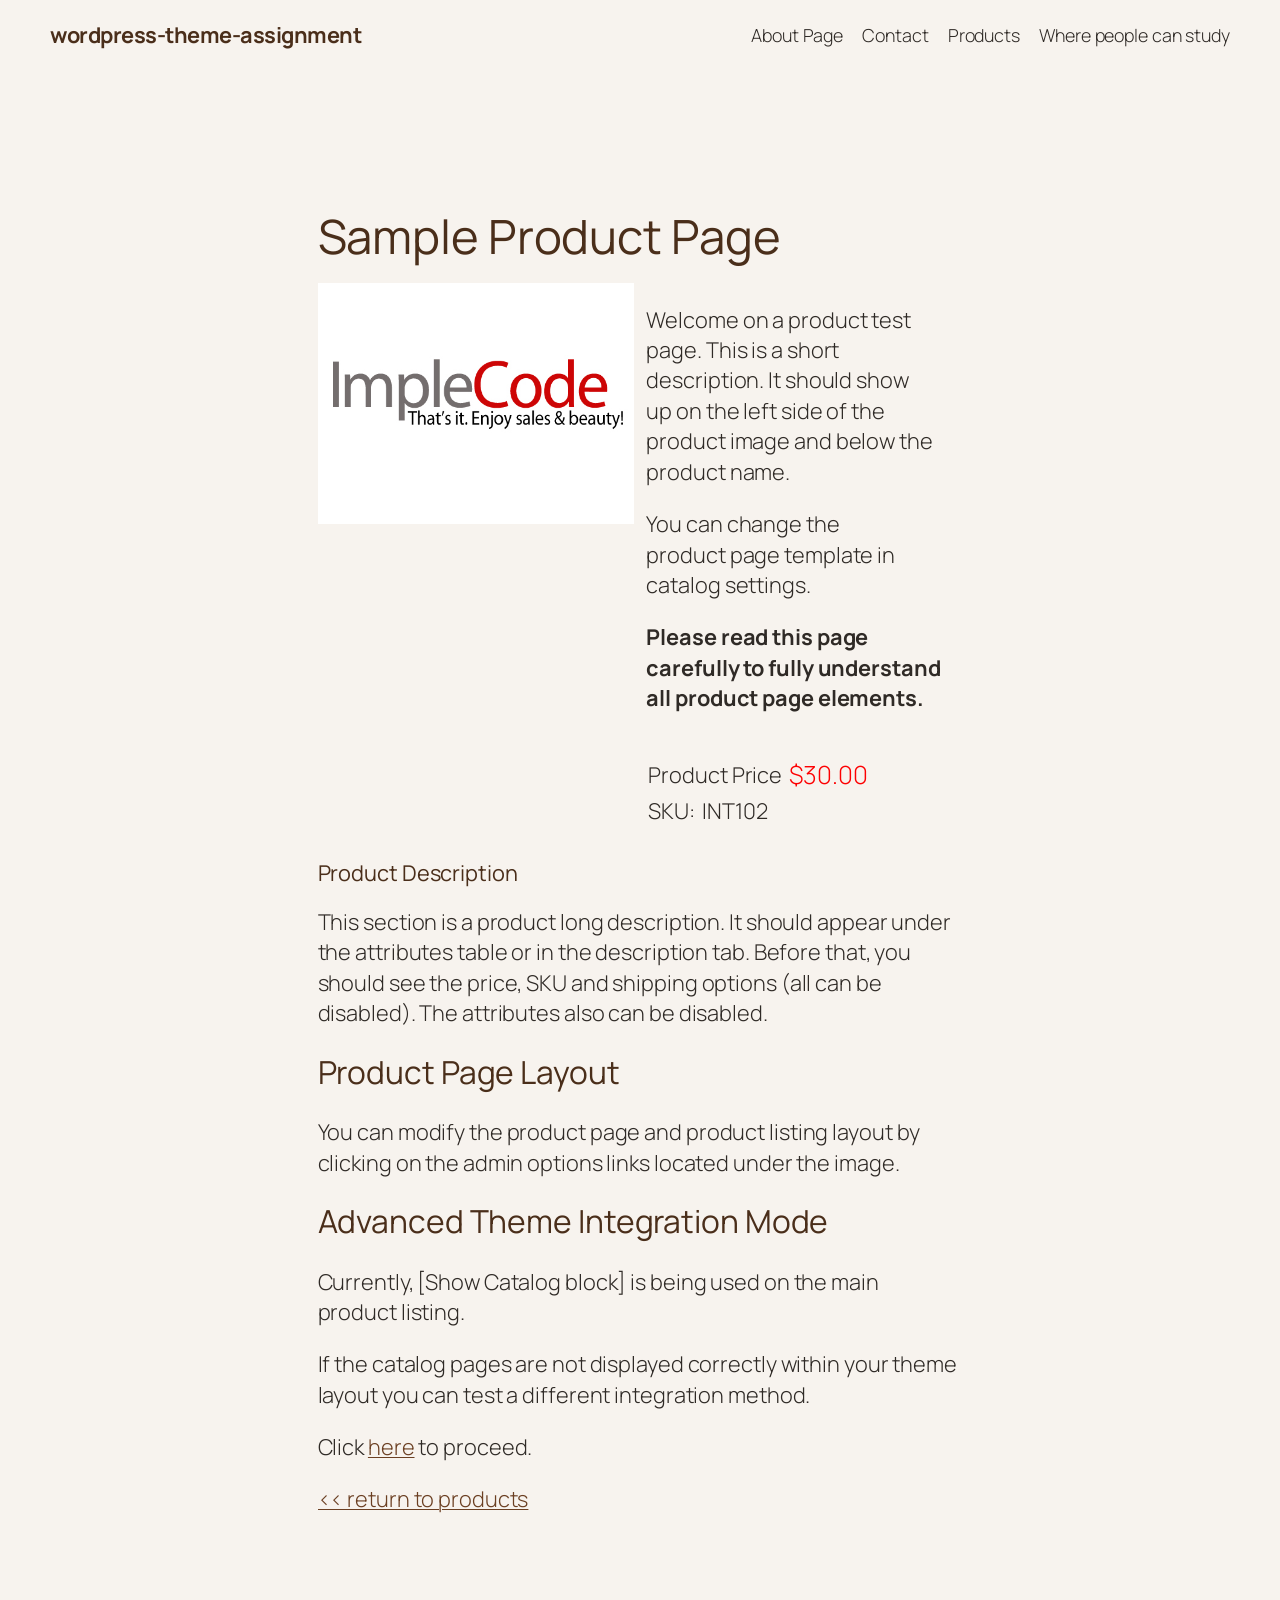
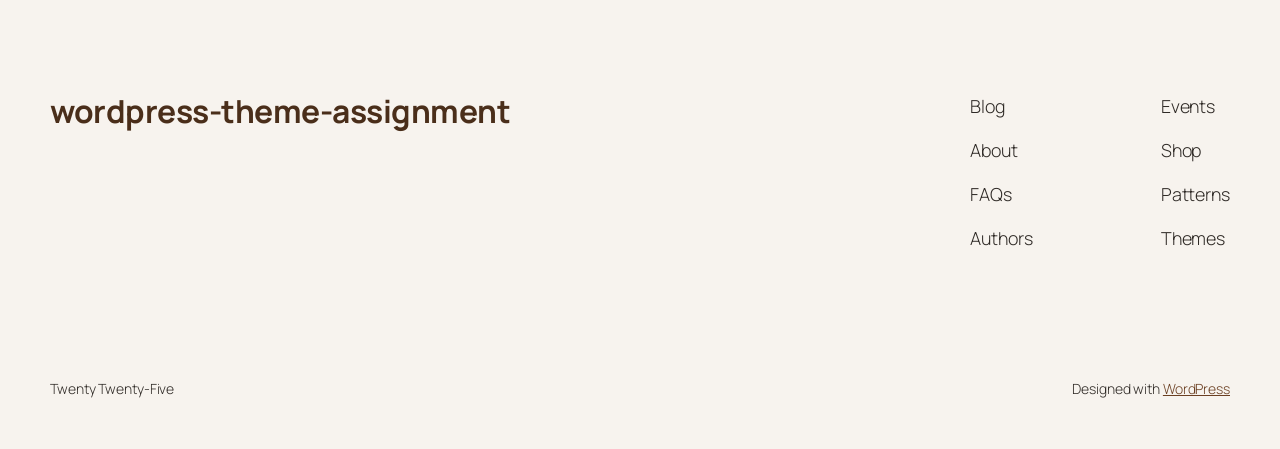
<file: products/sample-product-page/index.html>
<!DOCTYPE html>
<html lang="en-CA">
<head>
	<meta charset="UTF-8" />
	<meta name="viewport" content="width=device-width, initial-scale=1" />
<meta name='robots' content='max-image-preview:large' />
<title>Sample Product Page &#8211; wordpress-theme-assignment</title>
<link rel='dns-prefetch' href='//localhost' />
<link rel="alternate" type="application/rss+xml" title="wordpress-theme-assignment &raquo; Feed" href="/feed/" />
<link rel="alternate" type="application/rss+xml" title="wordpress-theme-assignment &raquo; Comments Feed" href="/comments/feed/" />
<link rel="alternate" title="oEmbed (JSON)" type="application/json+oembed" href="/wp-json/oembed/1.0/embed?url=http%3A%2F%2Flocalhost%3A8000%2Fproducts%2Fsample-product-page%2F" />
<link rel="alternate" title="oEmbed (XML)" type="text/xml+oembed" href="/wp-json/oembed/1.0/embed?url=http%3A%2F%2Flocalhost%3A8000%2Fproducts%2Fsample-product-page%2F&#038;format=xml" />
<script async src="https://www.googletagmanager.com/gtag/js?id=G-KFEBW7Q2V1"></script>
<script>
var tinyGtagJsOptions = {"ga4":"G-KFEBW7Q2V1"};
window.dataLayer || (dataLayer = []);
function gtag(){dataLayer.push(arguments);}
gtag('js', new Date());
gtag('config', "G-KFEBW7Q2V1");
</script>
<style id='wp-img-auto-sizes-contain-inline-css'>
img:is([sizes=auto i],[sizes^="auto," i]){contain-intrinsic-size:3000px 1500px}
/*# sourceURL=wp-img-auto-sizes-contain-inline-css */
</style>
<style id='wp-block-site-title-inline-css'>
.wp-block-site-title{box-sizing:border-box}.wp-block-site-title :where(a){color:inherit;font-family:inherit;font-size:inherit;font-style:inherit;font-weight:inherit;letter-spacing:inherit;line-height:inherit;text-decoration:inherit}
/*# sourceURL=/wp-includes/blocks/site-title/style.min.css */
</style>
<style id='wp-block-page-list-inline-css'>
.wp-block-navigation .wp-block-page-list{align-items:var(--navigation-layout-align,initial);background-color:inherit;display:flex;flex-direction:var(--navigation-layout-direction,initial);flex-wrap:var(--navigation-layout-wrap,wrap);justify-content:var(--navigation-layout-justify,initial)}.wp-block-navigation .wp-block-navigation-item{background-color:inherit}.wp-block-page-list{box-sizing:border-box}
/*# sourceURL=/wp-includes/blocks/page-list/style.min.css */
</style>
<style id='wp-block-navigation-inline-css'>
.wp-block-navigation{position:relative}.wp-block-navigation ul{margin-bottom:0;margin-left:0;margin-top:0;padding-left:0}.wp-block-navigation ul,.wp-block-navigation ul li{list-style:none;padding:0}.wp-block-navigation .wp-block-navigation-item{align-items:center;background-color:inherit;display:flex;position:relative}.wp-block-navigation .wp-block-navigation-item .wp-block-navigation__submenu-container:empty{display:none}.wp-block-navigation .wp-block-navigation-item__content{display:block;z-index:1}.wp-block-navigation .wp-block-navigation-item__content.wp-block-navigation-item__content{color:inherit}.wp-block-navigation.has-text-decoration-underline .wp-block-navigation-item__content,.wp-block-navigation.has-text-decoration-underline .wp-block-navigation-item__content:active,.wp-block-navigation.has-text-decoration-underline .wp-block-navigation-item__content:focus{text-decoration:underline}.wp-block-navigation.has-text-decoration-line-through .wp-block-navigation-item__content,.wp-block-navigation.has-text-decoration-line-through .wp-block-navigation-item__content:active,.wp-block-navigation.has-text-decoration-line-through .wp-block-navigation-item__content:focus{text-decoration:line-through}.wp-block-navigation :where(a),.wp-block-navigation :where(a:active),.wp-block-navigation :where(a:focus){text-decoration:none}.wp-block-navigation .wp-block-navigation__submenu-icon{align-self:center;background-color:inherit;border:none;color:currentColor;display:inline-block;font-size:inherit;height:.6em;line-height:0;margin-left:.25em;padding:0;width:.6em}.wp-block-navigation .wp-block-navigation__submenu-icon svg{display:inline-block;stroke:currentColor;height:inherit;margin-top:.075em;width:inherit}.wp-block-navigation{--navigation-layout-justification-setting:flex-start;--navigation-layout-direction:row;--navigation-layout-wrap:wrap;--navigation-layout-justify:flex-start;--navigation-layout-align:center}.wp-block-navigation.is-vertical{--navigation-layout-direction:column;--navigation-layout-justify:initial;--navigation-layout-align:flex-start}.wp-block-navigation.no-wrap{--navigation-layout-wrap:nowrap}.wp-block-navigation.items-justified-center{--navigation-layout-justification-setting:center;--navigation-layout-justify:center}.wp-block-navigation.items-justified-center.is-vertical{--navigation-layout-align:center}.wp-block-navigation.items-justified-right{--navigation-layout-justification-setting:flex-end;--navigation-layout-justify:flex-end}.wp-block-navigation.items-justified-right.is-vertical{--navigation-layout-align:flex-end}.wp-block-navigation.items-justified-space-between{--navigation-layout-justification-setting:space-between;--navigation-layout-justify:space-between}.wp-block-navigation .has-child .wp-block-navigation__submenu-container{align-items:normal;background-color:inherit;color:inherit;display:flex;flex-direction:column;opacity:0;position:absolute;z-index:2}@media not (prefers-reduced-motion){.wp-block-navigation .has-child .wp-block-navigation__submenu-container{transition:opacity .1s linear}}.wp-block-navigation .has-child .wp-block-navigation__submenu-container{height:0;overflow:hidden;visibility:hidden;width:0}.wp-block-navigation .has-child .wp-block-navigation__submenu-container>.wp-block-navigation-item>.wp-block-navigation-item__content{display:flex;flex-grow:1;padding:.5em 1em}.wp-block-navigation .has-child .wp-block-navigation__submenu-container>.wp-block-navigation-item>.wp-block-navigation-item__content .wp-block-navigation__submenu-icon{margin-left:auto;margin-right:0}.wp-block-navigation .has-child .wp-block-navigation__submenu-container .wp-block-navigation-item__content{margin:0}.wp-block-navigation .has-child .wp-block-navigation__submenu-container{left:-1px;top:100%}@media (min-width:782px){.wp-block-navigation .has-child .wp-block-navigation__submenu-container .wp-block-navigation__submenu-container{left:100%;top:-1px}.wp-block-navigation .has-child .wp-block-navigation__submenu-container .wp-block-navigation__submenu-container:before{background:#0000;content:"";display:block;height:100%;position:absolute;right:100%;width:.5em}.wp-block-navigation .has-child .wp-block-navigation__submenu-container .wp-block-navigation__submenu-icon{margin-right:.25em}.wp-block-navigation .has-child .wp-block-navigation__submenu-container .wp-block-navigation__submenu-icon svg{transform:rotate(-90deg)}}.wp-block-navigation .has-child .wp-block-navigation-submenu__toggle[aria-expanded=true]~.wp-block-navigation__submenu-container,.wp-block-navigation .has-child:not(.open-on-click):hover>.wp-block-navigation__submenu-container,.wp-block-navigation .has-child:not(.open-on-click):not(.open-on-hover-click):focus-within>.wp-block-navigation__submenu-container{height:auto;min-width:200px;opacity:1;overflow:visible;visibility:visible;width:auto}.wp-block-navigation.has-background .has-child .wp-block-navigation__submenu-container{left:0;top:100%}@media (min-width:782px){.wp-block-navigation.has-background .has-child .wp-block-navigation__submenu-container .wp-block-navigation__submenu-container{left:100%;top:0}}.wp-block-navigation-submenu{display:flex;position:relative}.wp-block-navigation-submenu .wp-block-navigation__submenu-icon svg{stroke:currentColor}button.wp-block-navigation-item__content{background-color:initial;border:none;color:currentColor;font-family:inherit;font-size:inherit;font-style:inherit;font-weight:inherit;letter-spacing:inherit;line-height:inherit;text-align:left;text-transform:inherit}.wp-block-navigation-submenu__toggle{cursor:pointer}.wp-block-navigation-submenu__toggle[aria-expanded=true]+.wp-block-navigation__submenu-icon>svg,.wp-block-navigation-submenu__toggle[aria-expanded=true]>svg{transform:rotate(180deg)}.wp-block-navigation-item.open-on-click .wp-block-navigation-submenu__toggle{padding-left:0;padding-right:.85em}.wp-block-navigation-item.open-on-click .wp-block-navigation-submenu__toggle+.wp-block-navigation__submenu-icon{margin-left:-.6em;pointer-events:none}.wp-block-navigation-item.open-on-click button.wp-block-navigation-item__content:not(.wp-block-navigation-submenu__toggle){padding:0}.wp-block-navigation .wp-block-page-list,.wp-block-navigation__container,.wp-block-navigation__responsive-close,.wp-block-navigation__responsive-container,.wp-block-navigation__responsive-container-content,.wp-block-navigation__responsive-dialog{gap:inherit}:where(.wp-block-navigation.has-background .wp-block-navigation-item a:not(.wp-element-button)),:where(.wp-block-navigation.has-background .wp-block-navigation-submenu a:not(.wp-element-button)){padding:.5em 1em}:where(.wp-block-navigation .wp-block-navigation__submenu-container .wp-block-navigation-item a:not(.wp-element-button)),:where(.wp-block-navigation .wp-block-navigation__submenu-container .wp-block-navigation-submenu a:not(.wp-element-button)),:where(.wp-block-navigation .wp-block-navigation__submenu-container .wp-block-navigation-submenu button.wp-block-navigation-item__content),:where(.wp-block-navigation .wp-block-navigation__submenu-container .wp-block-pages-list__item button.wp-block-navigation-item__content){padding:.5em 1em}.wp-block-navigation.items-justified-right .wp-block-navigation__container .has-child .wp-block-navigation__submenu-container,.wp-block-navigation.items-justified-right .wp-block-page-list>.has-child .wp-block-navigation__submenu-container,.wp-block-navigation.items-justified-space-between .wp-block-page-list>.has-child:last-child .wp-block-navigation__submenu-container,.wp-block-navigation.items-justified-space-between>.wp-block-navigation__container>.has-child:last-child .wp-block-navigation__submenu-container{left:auto;right:0}.wp-block-navigation.items-justified-right .wp-block-navigation__container .has-child .wp-block-navigation__submenu-container .wp-block-navigation__submenu-container,.wp-block-navigation.items-justified-right .wp-block-page-list>.has-child .wp-block-navigation__submenu-container .wp-block-navigation__submenu-container,.wp-block-navigation.items-justified-space-between .wp-block-page-list>.has-child:last-child .wp-block-navigation__submenu-container .wp-block-navigation__submenu-container,.wp-block-navigation.items-justified-space-between>.wp-block-navigation__container>.has-child:last-child .wp-block-navigation__submenu-container .wp-block-navigation__submenu-container{left:-1px;right:-1px}@media (min-width:782px){.wp-block-navigation.items-justified-right .wp-block-navigation__container .has-child .wp-block-navigation__submenu-container .wp-block-navigation__submenu-container,.wp-block-navigation.items-justified-right .wp-block-page-list>.has-child .wp-block-navigation__submenu-container .wp-block-navigation__submenu-container,.wp-block-navigation.items-justified-space-between .wp-block-page-list>.has-child:last-child .wp-block-navigation__submenu-container .wp-block-navigation__submenu-container,.wp-block-navigation.items-justified-space-between>.wp-block-navigation__container>.has-child:last-child .wp-block-navigation__submenu-container .wp-block-navigation__submenu-container{left:auto;right:100%}}.wp-block-navigation:not(.has-background) .wp-block-navigation__submenu-container{background-color:#fff;border:1px solid #00000026}.wp-block-navigation.has-background .wp-block-navigation__submenu-container{background-color:inherit}.wp-block-navigation:not(.has-text-color) .wp-block-navigation__submenu-container{color:#000}.wp-block-navigation__container{align-items:var(--navigation-layout-align,initial);display:flex;flex-direction:var(--navigation-layout-direction,initial);flex-wrap:var(--navigation-layout-wrap,wrap);justify-content:var(--navigation-layout-justify,initial);list-style:none;margin:0;padding-left:0}.wp-block-navigation__container .is-responsive{display:none}.wp-block-navigation__container:only-child,.wp-block-page-list:only-child{flex-grow:1}@keyframes overlay-menu__fade-in-animation{0%{opacity:0;transform:translateY(.5em)}to{opacity:1;transform:translateY(0)}}.wp-block-navigation__responsive-container{bottom:0;display:none;left:0;position:fixed;right:0;top:0}.wp-block-navigation__responsive-container :where(.wp-block-navigation-item a){color:inherit}.wp-block-navigation__responsive-container .wp-block-navigation__responsive-container-content{align-items:var(--navigation-layout-align,initial);display:flex;flex-direction:var(--navigation-layout-direction,initial);flex-wrap:var(--navigation-layout-wrap,wrap);justify-content:var(--navigation-layout-justify,initial)}.wp-block-navigation__responsive-container:not(.is-menu-open.is-menu-open){background-color:inherit!important;color:inherit!important}.wp-block-navigation__responsive-container.is-menu-open{background-color:inherit;display:flex;flex-direction:column}@media not (prefers-reduced-motion){.wp-block-navigation__responsive-container.is-menu-open{animation:overlay-menu__fade-in-animation .1s ease-out;animation-fill-mode:forwards}}.wp-block-navigation__responsive-container.is-menu-open{overflow:auto;padding:clamp(1rem,var(--wp--style--root--padding-top),20rem) clamp(1rem,var(--wp--style--root--padding-right),20rem) clamp(1rem,var(--wp--style--root--padding-bottom),20rem) clamp(1rem,var(--wp--style--root--padding-left),20rem);z-index:100000}.wp-block-navigation__responsive-container.is-menu-open .wp-block-navigation__responsive-container-content{align-items:var(--navigation-layout-justification-setting,inherit);display:flex;flex-direction:column;flex-wrap:nowrap;overflow:visible;padding-top:calc(2rem + 24px)}.wp-block-navigation__responsive-container.is-menu-open .wp-block-navigation__responsive-container-content,.wp-block-navigation__responsive-container.is-menu-open .wp-block-navigation__responsive-container-content .wp-block-navigation__container,.wp-block-navigation__responsive-container.is-menu-open .wp-block-navigation__responsive-container-content .wp-block-page-list{justify-content:flex-start}.wp-block-navigation__responsive-container.is-menu-open .wp-block-navigation__responsive-container-content .wp-block-navigation__submenu-icon{display:none}.wp-block-navigation__responsive-container.is-menu-open .wp-block-navigation__responsive-container-content .has-child .wp-block-navigation__submenu-container{border:none;height:auto;min-width:200px;opacity:1;overflow:initial;padding-left:2rem;padding-right:2rem;position:static;visibility:visible;width:auto}.wp-block-navigation__responsive-container.is-menu-open .wp-block-navigation__responsive-container-content .wp-block-navigation__container,.wp-block-navigation__responsive-container.is-menu-open .wp-block-navigation__responsive-container-content .wp-block-navigation__submenu-container{gap:inherit}.wp-block-navigation__responsive-container.is-menu-open .wp-block-navigation__responsive-container-content .wp-block-navigation__submenu-container{padding-top:var(--wp--style--block-gap,2em)}.wp-block-navigation__responsive-container.is-menu-open .wp-block-navigation__responsive-container-content .wp-block-navigation-item__content{padding:0}.wp-block-navigation__responsive-container.is-menu-open .wp-block-navigation__responsive-container-content .wp-block-navigation-item,.wp-block-navigation__responsive-container.is-menu-open .wp-block-navigation__responsive-container-content .wp-block-navigation__container,.wp-block-navigation__responsive-container.is-menu-open .wp-block-navigation__responsive-container-content .wp-block-page-list{align-items:var(--navigation-layout-justification-setting,initial);display:flex;flex-direction:column}.wp-block-navigation__responsive-container.is-menu-open .wp-block-navigation-item,.wp-block-navigation__responsive-container.is-menu-open .wp-block-navigation-item .wp-block-navigation__submenu-container,.wp-block-navigation__responsive-container.is-menu-open .wp-block-navigation__container,.wp-block-navigation__responsive-container.is-menu-open .wp-block-page-list{background:#0000!important;color:inherit!important}.wp-block-navigation__responsive-container.is-menu-open .wp-block-navigation__submenu-container.wp-block-navigation__submenu-container.wp-block-navigation__submenu-container.wp-block-navigation__submenu-container{left:auto;right:auto}@media (min-width:600px){.wp-block-navigation__responsive-container:not(.hidden-by-default):not(.is-menu-open){background-color:inherit;display:block;position:relative;width:100%;z-index:auto}.wp-block-navigation__responsive-container:not(.hidden-by-default):not(.is-menu-open) .wp-block-navigation__responsive-container-close{display:none}.wp-block-navigation__responsive-container.is-menu-open .wp-block-navigation__submenu-container.wp-block-navigation__submenu-container.wp-block-navigation__submenu-container.wp-block-navigation__submenu-container{left:0}}.wp-block-navigation:not(.has-background) .wp-block-navigation__responsive-container.is-menu-open{background-color:#fff}.wp-block-navigation:not(.has-text-color) .wp-block-navigation__responsive-container.is-menu-open{color:#000}.wp-block-navigation__toggle_button_label{font-size:1rem;font-weight:700}.wp-block-navigation__responsive-container-close,.wp-block-navigation__responsive-container-open{background:#0000;border:none;color:currentColor;cursor:pointer;margin:0;padding:0;text-transform:inherit;vertical-align:middle}.wp-block-navigation__responsive-container-close svg,.wp-block-navigation__responsive-container-open svg{fill:currentColor;display:block;height:24px;pointer-events:none;width:24px}.wp-block-navigation__responsive-container-open{display:flex}.wp-block-navigation__responsive-container-open.wp-block-navigation__responsive-container-open.wp-block-navigation__responsive-container-open{font-family:inherit;font-size:inherit;font-weight:inherit}@media (min-width:600px){.wp-block-navigation__responsive-container-open:not(.always-shown){display:none}}.wp-block-navigation__responsive-container-close{position:absolute;right:0;top:0;z-index:2}.wp-block-navigation__responsive-container-close.wp-block-navigation__responsive-container-close.wp-block-navigation__responsive-container-close{font-family:inherit;font-size:inherit;font-weight:inherit}.wp-block-navigation__responsive-close{width:100%}.has-modal-open .wp-block-navigation__responsive-close{margin-left:auto;margin-right:auto;max-width:var(--wp--style--global--wide-size,100%)}.wp-block-navigation__responsive-close:focus{outline:none}.is-menu-open .wp-block-navigation__responsive-close,.is-menu-open .wp-block-navigation__responsive-container-content,.is-menu-open .wp-block-navigation__responsive-dialog{box-sizing:border-box}.wp-block-navigation__responsive-dialog{position:relative}.has-modal-open .admin-bar .is-menu-open .wp-block-navigation__responsive-dialog{margin-top:46px}@media (min-width:782px){.has-modal-open .admin-bar .is-menu-open .wp-block-navigation__responsive-dialog{margin-top:32px}}html.has-modal-open{overflow:hidden}
/*# sourceURL=/wp-includes/blocks/navigation/style.min.css */
</style>
<style id='wp-block-group-inline-css'>
.wp-block-group{box-sizing:border-box}:where(.wp-block-group.wp-block-group-is-layout-constrained){position:relative}
/*# sourceURL=/wp-includes/blocks/group/style.min.css */
</style>
<style id='wp-block-post-title-inline-css'>
.wp-block-post-title{box-sizing:border-box;word-break:break-word}.wp-block-post-title :where(a){display:inline-block;font-family:inherit;font-size:inherit;font-style:inherit;font-weight:inherit;letter-spacing:inherit;line-height:inherit;text-decoration:inherit}
/*# sourceURL=/wp-includes/blocks/post-title/style.min.css */
</style>
<link rel='stylesheet' id='dashicons-css' href='/wp-includes/css/dashicons.min.css?ver=6.9.4' media='all' />
<link rel='stylesheet' id='al_product_styles-css' href='/wp-content/plugins/ecommerce-product-catalog/css/al_product.min.css?timestamp=1773449372&#038;ver=6.9.4' media='all' />
<style id='wp-block-post-content-inline-css'>
.wp-block-post-content{display:flow-root}
/*# sourceURL=/wp-includes/blocks/post-content/style.min.css */
</style>
<style id='wp-block-spacer-inline-css'>
.wp-block-spacer{clear:both}
/*# sourceURL=/wp-includes/blocks/spacer/style.min.css */
</style>
<style id='wp-block-columns-inline-css'>
.wp-block-columns{box-sizing:border-box;display:flex;flex-wrap:wrap!important}@media (min-width:782px){.wp-block-columns{flex-wrap:nowrap!important}}.wp-block-columns{align-items:normal!important}.wp-block-columns.are-vertically-aligned-top{align-items:flex-start}.wp-block-columns.are-vertically-aligned-center{align-items:center}.wp-block-columns.are-vertically-aligned-bottom{align-items:flex-end}@media (max-width:781px){.wp-block-columns:not(.is-not-stacked-on-mobile)>.wp-block-column{flex-basis:100%!important}}@media (min-width:782px){.wp-block-columns:not(.is-not-stacked-on-mobile)>.wp-block-column{flex-basis:0;flex-grow:1}.wp-block-columns:not(.is-not-stacked-on-mobile)>.wp-block-column[style*=flex-basis]{flex-grow:0}}.wp-block-columns.is-not-stacked-on-mobile{flex-wrap:nowrap!important}.wp-block-columns.is-not-stacked-on-mobile>.wp-block-column{flex-basis:0;flex-grow:1}.wp-block-columns.is-not-stacked-on-mobile>.wp-block-column[style*=flex-basis]{flex-grow:0}:where(.wp-block-columns){margin-bottom:1.75em}:where(.wp-block-columns.has-background){padding:1.25em 2.375em}.wp-block-column{flex-grow:1;min-width:0;overflow-wrap:break-word;word-break:break-word}.wp-block-column.is-vertically-aligned-top{align-self:flex-start}.wp-block-column.is-vertically-aligned-center{align-self:center}.wp-block-column.is-vertically-aligned-bottom{align-self:flex-end}.wp-block-column.is-vertically-aligned-stretch{align-self:stretch}.wp-block-column.is-vertically-aligned-bottom,.wp-block-column.is-vertically-aligned-center,.wp-block-column.is-vertically-aligned-top{width:100%}
/*# sourceURL=/wp-includes/blocks/columns/style.min.css */
</style>
<style id='wp-block-navigation-link-inline-css'>
.wp-block-navigation .wp-block-navigation-item__label{overflow-wrap:break-word}.wp-block-navigation .wp-block-navigation-item__description{display:none}.link-ui-tools{outline:1px solid #f0f0f0;padding:8px}.link-ui-block-inserter{padding-top:8px}.link-ui-block-inserter__back{margin-left:8px;text-transform:uppercase}
/*# sourceURL=/wp-includes/blocks/navigation-link/style.min.css */
</style>
<style id='wp-block-paragraph-inline-css'>
.is-small-text{font-size:.875em}.is-regular-text{font-size:1em}.is-large-text{font-size:2.25em}.is-larger-text{font-size:3em}.has-drop-cap:not(:focus):first-letter{float:left;font-size:8.4em;font-style:normal;font-weight:100;line-height:.68;margin:.05em .1em 0 0;text-transform:uppercase}body.rtl .has-drop-cap:not(:focus):first-letter{float:none;margin-left:.1em}p.has-drop-cap.has-background{overflow:hidden}:root :where(p.has-background){padding:1.25em 2.375em}:where(p.has-text-color:not(.has-link-color)) a{color:inherit}p.has-text-align-left[style*="writing-mode:vertical-lr"],p.has-text-align-right[style*="writing-mode:vertical-rl"]{rotate:180deg}
/*# sourceURL=/wp-includes/blocks/paragraph/style.min.css */
</style>
<style id='wp-emoji-styles-inline-css'>

	img.wp-smiley, img.emoji {
		display: inline !important;
		border: none !important;
		box-shadow: none !important;
		height: 1em !important;
		width: 1em !important;
		margin: 0 0.07em !important;
		vertical-align: -0.1em !important;
		background: none !important;
		padding: 0 !important;
	}
/*# sourceURL=wp-emoji-styles-inline-css */
</style>
<style id='wp-block-library-inline-css'>
:root{--wp-block-synced-color:#7a00df;--wp-block-synced-color--rgb:122,0,223;--wp-bound-block-color:var(--wp-block-synced-color);--wp-editor-canvas-background:#ddd;--wp-admin-theme-color:#007cba;--wp-admin-theme-color--rgb:0,124,186;--wp-admin-theme-color-darker-10:#006ba1;--wp-admin-theme-color-darker-10--rgb:0,107,160.5;--wp-admin-theme-color-darker-20:#005a87;--wp-admin-theme-color-darker-20--rgb:0,90,135;--wp-admin-border-width-focus:2px}@media (min-resolution:192dpi){:root{--wp-admin-border-width-focus:1.5px}}.wp-element-button{cursor:pointer}:root .has-very-light-gray-background-color{background-color:#eee}:root .has-very-dark-gray-background-color{background-color:#313131}:root .has-very-light-gray-color{color:#eee}:root .has-very-dark-gray-color{color:#313131}:root .has-vivid-green-cyan-to-vivid-cyan-blue-gradient-background{background:linear-gradient(135deg,#00d084,#0693e3)}:root .has-purple-crush-gradient-background{background:linear-gradient(135deg,#34e2e4,#4721fb 50%,#ab1dfe)}:root .has-hazy-dawn-gradient-background{background:linear-gradient(135deg,#faaca8,#dad0ec)}:root .has-subdued-olive-gradient-background{background:linear-gradient(135deg,#fafae1,#67a671)}:root .has-atomic-cream-gradient-background{background:linear-gradient(135deg,#fdd79a,#004a59)}:root .has-nightshade-gradient-background{background:linear-gradient(135deg,#330968,#31cdcf)}:root .has-midnight-gradient-background{background:linear-gradient(135deg,#020381,#2874fc)}:root{--wp--preset--font-size--normal:16px;--wp--preset--font-size--huge:42px}.has-regular-font-size{font-size:1em}.has-larger-font-size{font-size:2.625em}.has-normal-font-size{font-size:var(--wp--preset--font-size--normal)}.has-huge-font-size{font-size:var(--wp--preset--font-size--huge)}.has-text-align-center{text-align:center}.has-text-align-left{text-align:left}.has-text-align-right{text-align:right}.has-fit-text{white-space:nowrap!important}#end-resizable-editor-section{display:none}.aligncenter{clear:both}.items-justified-left{justify-content:flex-start}.items-justified-center{justify-content:center}.items-justified-right{justify-content:flex-end}.items-justified-space-between{justify-content:space-between}.screen-reader-text{border:0;clip-path:inset(50%);height:1px;margin:-1px;overflow:hidden;padding:0;position:absolute;width:1px;word-wrap:normal!important}.screen-reader-text:focus{background-color:#ddd;clip-path:none;color:#444;display:block;font-size:1em;height:auto;left:5px;line-height:normal;padding:15px 23px 14px;text-decoration:none;top:5px;width:auto;z-index:100000}html :where(.has-border-color){border-style:solid}html :where([style*=border-top-color]){border-top-style:solid}html :where([style*=border-right-color]){border-right-style:solid}html :where([style*=border-bottom-color]){border-bottom-style:solid}html :where([style*=border-left-color]){border-left-style:solid}html :where([style*=border-width]){border-style:solid}html :where([style*=border-top-width]){border-top-style:solid}html :where([style*=border-right-width]){border-right-style:solid}html :where([style*=border-bottom-width]){border-bottom-style:solid}html :where([style*=border-left-width]){border-left-style:solid}html :where(img[class*=wp-image-]){height:auto;max-width:100%}:where(figure){margin:0 0 1em}html :where(.is-position-sticky){--wp-admin--admin-bar--position-offset:var(--wp-admin--admin-bar--height,0px)}@media screen and (max-width:600px){html :where(.is-position-sticky){--wp-admin--admin-bar--position-offset:0px}}
/*# sourceURL=/wp-includes/css/dist/block-library/common.min.css */
</style>
<link rel='stylesheet' id='ic_blocks-css' href='/wp-content/plugins/ecommerce-product-catalog/includes/blocks/ic-blocks.min.css?timestamp=1773449372&#038;ver=6.9.4' media='all' />
<style id='global-styles-inline-css'>
:root{--wp--preset--aspect-ratio--square: 1;--wp--preset--aspect-ratio--4-3: 4/3;--wp--preset--aspect-ratio--3-4: 3/4;--wp--preset--aspect-ratio--3-2: 3/2;--wp--preset--aspect-ratio--2-3: 2/3;--wp--preset--aspect-ratio--16-9: 16/9;--wp--preset--aspect-ratio--9-16: 9/16;--wp--preset--color--black: #000000;--wp--preset--color--cyan-bluish-gray: #abb8c3;--wp--preset--color--white: #ffffff;--wp--preset--color--pale-pink: #f78da7;--wp--preset--color--vivid-red: #cf2e2e;--wp--preset--color--luminous-vivid-orange: #ff6900;--wp--preset--color--luminous-vivid-amber: #fcb900;--wp--preset--color--light-green-cyan: #7bdcb5;--wp--preset--color--vivid-green-cyan: #00d084;--wp--preset--color--pale-cyan-blue: #8ed1fc;--wp--preset--color--vivid-cyan-blue: #0693e3;--wp--preset--color--vivid-purple: #9b51e0;--wp--preset--color--base: #FFFFFF;--wp--preset--color--contrast: #111111;--wp--preset--color--accent-1: #FFEE58;--wp--preset--color--accent-2: #F6CFF4;--wp--preset--color--accent-3: #503AA8;--wp--preset--color--accent-4: #686868;--wp--preset--color--accent-5: #FBFAF3;--wp--preset--color--accent-6: color-mix(in srgb, currentColor 20%, transparent);--wp--preset--gradient--vivid-cyan-blue-to-vivid-purple: linear-gradient(135deg,rgb(6,147,227) 0%,rgb(155,81,224) 100%);--wp--preset--gradient--light-green-cyan-to-vivid-green-cyan: linear-gradient(135deg,rgb(122,220,180) 0%,rgb(0,208,130) 100%);--wp--preset--gradient--luminous-vivid-amber-to-luminous-vivid-orange: linear-gradient(135deg,rgb(252,185,0) 0%,rgb(255,105,0) 100%);--wp--preset--gradient--luminous-vivid-orange-to-vivid-red: linear-gradient(135deg,rgb(255,105,0) 0%,rgb(207,46,46) 100%);--wp--preset--gradient--very-light-gray-to-cyan-bluish-gray: linear-gradient(135deg,rgb(238,238,238) 0%,rgb(169,184,195) 100%);--wp--preset--gradient--cool-to-warm-spectrum: linear-gradient(135deg,rgb(74,234,220) 0%,rgb(151,120,209) 20%,rgb(207,42,186) 40%,rgb(238,44,130) 60%,rgb(251,105,98) 80%,rgb(254,248,76) 100%);--wp--preset--gradient--blush-light-purple: linear-gradient(135deg,rgb(255,206,236) 0%,rgb(152,150,240) 100%);--wp--preset--gradient--blush-bordeaux: linear-gradient(135deg,rgb(254,205,165) 0%,rgb(254,45,45) 50%,rgb(107,0,62) 100%);--wp--preset--gradient--luminous-dusk: linear-gradient(135deg,rgb(255,203,112) 0%,rgb(199,81,192) 50%,rgb(65,88,208) 100%);--wp--preset--gradient--pale-ocean: linear-gradient(135deg,rgb(255,245,203) 0%,rgb(182,227,212) 50%,rgb(51,167,181) 100%);--wp--preset--gradient--electric-grass: linear-gradient(135deg,rgb(202,248,128) 0%,rgb(113,206,126) 100%);--wp--preset--gradient--midnight: linear-gradient(135deg,rgb(2,3,129) 0%,rgb(40,116,252) 100%);--wp--preset--font-size--small: 0.875rem;--wp--preset--font-size--medium: clamp(1rem, 1rem + ((1vw - 0.2rem) * 0.196), 1.125rem);--wp--preset--font-size--large: clamp(1.125rem, 1.125rem + ((1vw - 0.2rem) * 0.392), 1.375rem);--wp--preset--font-size--x-large: clamp(1.75rem, 1.75rem + ((1vw - 0.2rem) * 0.392), 2rem);--wp--preset--font-size--xx-large: clamp(2.15rem, 2.15rem + ((1vw - 0.2rem) * 1.333), 3rem);--wp--preset--font-family--manrope: Manrope, sans-serif;--wp--preset--font-family--fira-code: "Fira Code", monospace;--wp--preset--spacing--20: 10px;--wp--preset--spacing--30: 20px;--wp--preset--spacing--40: 30px;--wp--preset--spacing--50: clamp(30px, 5vw, 50px);--wp--preset--spacing--60: clamp(30px, 7vw, 70px);--wp--preset--spacing--70: clamp(50px, 7vw, 90px);--wp--preset--spacing--80: clamp(70px, 10vw, 140px);--wp--preset--shadow--natural: 6px 6px 9px rgba(0, 0, 0, 0.2);--wp--preset--shadow--deep: 12px 12px 50px rgba(0, 0, 0, 0.4);--wp--preset--shadow--sharp: 6px 6px 0px rgba(0, 0, 0, 0.2);--wp--preset--shadow--outlined: 6px 6px 0px -3px rgb(255, 255, 255), 6px 6px rgb(0, 0, 0);--wp--preset--shadow--crisp: 6px 6px 0px rgb(0, 0, 0);}:root { --wp--style--global--content-size: 645px;--wp--style--global--wide-size: 1340px; }:where(body) { margin: 0; }.wp-site-blocks { padding-top: var(--wp--style--root--padding-top); padding-bottom: var(--wp--style--root--padding-bottom); }.has-global-padding { padding-right: var(--wp--style--root--padding-right); padding-left: var(--wp--style--root--padding-left); }.has-global-padding > .alignfull { margin-right: calc(var(--wp--style--root--padding-right) * -1); margin-left: calc(var(--wp--style--root--padding-left) * -1); }.has-global-padding :where(:not(.alignfull.is-layout-flow) > .has-global-padding:not(.wp-block-block, .alignfull)) { padding-right: 0; padding-left: 0; }.has-global-padding :where(:not(.alignfull.is-layout-flow) > .has-global-padding:not(.wp-block-block, .alignfull)) > .alignfull { margin-left: 0; margin-right: 0; }.wp-site-blocks > .alignleft { float: left; margin-right: 2em; }.wp-site-blocks > .alignright { float: right; margin-left: 2em; }.wp-site-blocks > .aligncenter { justify-content: center; margin-left: auto; margin-right: auto; }:where(.wp-site-blocks) > * { margin-block-start: 1.2rem; margin-block-end: 0; }:where(.wp-site-blocks) > :first-child { margin-block-start: 0; }:where(.wp-site-blocks) > :last-child { margin-block-end: 0; }:root { --wp--style--block-gap: 1.2rem; }:root :where(.is-layout-flow) > :first-child{margin-block-start: 0;}:root :where(.is-layout-flow) > :last-child{margin-block-end: 0;}:root :where(.is-layout-flow) > *{margin-block-start: 1.2rem;margin-block-end: 0;}:root :where(.is-layout-constrained) > :first-child{margin-block-start: 0;}:root :where(.is-layout-constrained) > :last-child{margin-block-end: 0;}:root :where(.is-layout-constrained) > *{margin-block-start: 1.2rem;margin-block-end: 0;}:root :where(.is-layout-flex){gap: 1.2rem;}:root :where(.is-layout-grid){gap: 1.2rem;}.is-layout-flow > .alignleft{float: left;margin-inline-start: 0;margin-inline-end: 2em;}.is-layout-flow > .alignright{float: right;margin-inline-start: 2em;margin-inline-end: 0;}.is-layout-flow > .aligncenter{margin-left: auto !important;margin-right: auto !important;}.is-layout-constrained > .alignleft{float: left;margin-inline-start: 0;margin-inline-end: 2em;}.is-layout-constrained > .alignright{float: right;margin-inline-start: 2em;margin-inline-end: 0;}.is-layout-constrained > .aligncenter{margin-left: auto !important;margin-right: auto !important;}.is-layout-constrained > :where(:not(.alignleft):not(.alignright):not(.alignfull)){max-width: var(--wp--style--global--content-size);margin-left: auto !important;margin-right: auto !important;}.is-layout-constrained > .alignwide{max-width: var(--wp--style--global--wide-size);}body .is-layout-flex{display: flex;}.is-layout-flex{flex-wrap: wrap;align-items: center;}.is-layout-flex > :is(*, div){margin: 0;}body .is-layout-grid{display: grid;}.is-layout-grid > :is(*, div){margin: 0;}body{background-color: var(--wp--preset--color--base);color: var(--wp--preset--color--contrast);font-family: var(--wp--preset--font-family--manrope);font-size: var(--wp--preset--font-size--large);font-weight: 300;letter-spacing: -0.1px;line-height: 1.4;--wp--style--root--padding-top: 0px;--wp--style--root--padding-right: var(--wp--preset--spacing--50);--wp--style--root--padding-bottom: 0px;--wp--style--root--padding-left: var(--wp--preset--spacing--50);}a:where(:not(.wp-element-button)){color: currentColor;text-decoration: underline;}:root :where(a:where(:not(.wp-element-button)):hover){text-decoration: none;}h1, h2, h3, h4, h5, h6{font-weight: 400;letter-spacing: -0.1px;line-height: 1.125;}h1{font-size: var(--wp--preset--font-size--xx-large);}h2{font-size: var(--wp--preset--font-size--x-large);}h3{font-size: var(--wp--preset--font-size--large);}h4{font-size: var(--wp--preset--font-size--medium);}h5{font-size: var(--wp--preset--font-size--small);letter-spacing: 0.5px;}h6{font-size: var(--wp--preset--font-size--small);font-weight: 700;letter-spacing: 1.4px;text-transform: uppercase;}:root :where(.wp-element-button, .wp-block-button__link){background-color: var(--wp--preset--color--contrast);border-width: 0;color: var(--wp--preset--color--base);font-family: inherit;font-size: var(--wp--preset--font-size--medium);font-style: inherit;font-weight: inherit;letter-spacing: inherit;line-height: inherit;padding-top: 1rem;padding-right: 2.25rem;padding-bottom: 1rem;padding-left: 2.25rem;text-decoration: none;text-transform: inherit;}:root :where(.wp-element-button:hover, .wp-block-button__link:hover){background-color: color-mix(in srgb, var(--wp--preset--color--contrast) 85%, transparent);border-color: transparent;color: var(--wp--preset--color--base);}:root :where(.wp-element-button:focus, .wp-block-button__link:focus){outline-color: var(--wp--preset--color--accent-4);outline-offset: 2px;}:root :where(.wp-element-caption, .wp-block-audio figcaption, .wp-block-embed figcaption, .wp-block-gallery figcaption, .wp-block-image figcaption, .wp-block-table figcaption, .wp-block-video figcaption){font-size: var(--wp--preset--font-size--small);line-height: 1.4;}.has-black-color{color: var(--wp--preset--color--black) !important;}.has-cyan-bluish-gray-color{color: var(--wp--preset--color--cyan-bluish-gray) !important;}.has-white-color{color: var(--wp--preset--color--white) !important;}.has-pale-pink-color{color: var(--wp--preset--color--pale-pink) !important;}.has-vivid-red-color{color: var(--wp--preset--color--vivid-red) !important;}.has-luminous-vivid-orange-color{color: var(--wp--preset--color--luminous-vivid-orange) !important;}.has-luminous-vivid-amber-color{color: var(--wp--preset--color--luminous-vivid-amber) !important;}.has-light-green-cyan-color{color: var(--wp--preset--color--light-green-cyan) !important;}.has-vivid-green-cyan-color{color: var(--wp--preset--color--vivid-green-cyan) !important;}.has-pale-cyan-blue-color{color: var(--wp--preset--color--pale-cyan-blue) !important;}.has-vivid-cyan-blue-color{color: var(--wp--preset--color--vivid-cyan-blue) !important;}.has-vivid-purple-color{color: var(--wp--preset--color--vivid-purple) !important;}.has-base-color{color: var(--wp--preset--color--base) !important;}.has-contrast-color{color: var(--wp--preset--color--contrast) !important;}.has-accent-1-color{color: var(--wp--preset--color--accent-1) !important;}.has-accent-2-color{color: var(--wp--preset--color--accent-2) !important;}.has-accent-3-color{color: var(--wp--preset--color--accent-3) !important;}.has-accent-4-color{color: var(--wp--preset--color--accent-4) !important;}.has-accent-5-color{color: var(--wp--preset--color--accent-5) !important;}.has-accent-6-color{color: var(--wp--preset--color--accent-6) !important;}.has-black-background-color{background-color: var(--wp--preset--color--black) !important;}.has-cyan-bluish-gray-background-color{background-color: var(--wp--preset--color--cyan-bluish-gray) !important;}.has-white-background-color{background-color: var(--wp--preset--color--white) !important;}.has-pale-pink-background-color{background-color: var(--wp--preset--color--pale-pink) !important;}.has-vivid-red-background-color{background-color: var(--wp--preset--color--vivid-red) !important;}.has-luminous-vivid-orange-background-color{background-color: var(--wp--preset--color--luminous-vivid-orange) !important;}.has-luminous-vivid-amber-background-color{background-color: var(--wp--preset--color--luminous-vivid-amber) !important;}.has-light-green-cyan-background-color{background-color: var(--wp--preset--color--light-green-cyan) !important;}.has-vivid-green-cyan-background-color{background-color: var(--wp--preset--color--vivid-green-cyan) !important;}.has-pale-cyan-blue-background-color{background-color: var(--wp--preset--color--pale-cyan-blue) !important;}.has-vivid-cyan-blue-background-color{background-color: var(--wp--preset--color--vivid-cyan-blue) !important;}.has-vivid-purple-background-color{background-color: var(--wp--preset--color--vivid-purple) !important;}.has-base-background-color{background-color: var(--wp--preset--color--base) !important;}.has-contrast-background-color{background-color: var(--wp--preset--color--contrast) !important;}.has-accent-1-background-color{background-color: var(--wp--preset--color--accent-1) !important;}.has-accent-2-background-color{background-color: var(--wp--preset--color--accent-2) !important;}.has-accent-3-background-color{background-color: var(--wp--preset--color--accent-3) !important;}.has-accent-4-background-color{background-color: var(--wp--preset--color--accent-4) !important;}.has-accent-5-background-color{background-color: var(--wp--preset--color--accent-5) !important;}.has-accent-6-background-color{background-color: var(--wp--preset--color--accent-6) !important;}.has-black-border-color{border-color: var(--wp--preset--color--black) !important;}.has-cyan-bluish-gray-border-color{border-color: var(--wp--preset--color--cyan-bluish-gray) !important;}.has-white-border-color{border-color: var(--wp--preset--color--white) !important;}.has-pale-pink-border-color{border-color: var(--wp--preset--color--pale-pink) !important;}.has-vivid-red-border-color{border-color: var(--wp--preset--color--vivid-red) !important;}.has-luminous-vivid-orange-border-color{border-color: var(--wp--preset--color--luminous-vivid-orange) !important;}.has-luminous-vivid-amber-border-color{border-color: var(--wp--preset--color--luminous-vivid-amber) !important;}.has-light-green-cyan-border-color{border-color: var(--wp--preset--color--light-green-cyan) !important;}.has-vivid-green-cyan-border-color{border-color: var(--wp--preset--color--vivid-green-cyan) !important;}.has-pale-cyan-blue-border-color{border-color: var(--wp--preset--color--pale-cyan-blue) !important;}.has-vivid-cyan-blue-border-color{border-color: var(--wp--preset--color--vivid-cyan-blue) !important;}.has-vivid-purple-border-color{border-color: var(--wp--preset--color--vivid-purple) !important;}.has-base-border-color{border-color: var(--wp--preset--color--base) !important;}.has-contrast-border-color{border-color: var(--wp--preset--color--contrast) !important;}.has-accent-1-border-color{border-color: var(--wp--preset--color--accent-1) !important;}.has-accent-2-border-color{border-color: var(--wp--preset--color--accent-2) !important;}.has-accent-3-border-color{border-color: var(--wp--preset--color--accent-3) !important;}.has-accent-4-border-color{border-color: var(--wp--preset--color--accent-4) !important;}.has-accent-5-border-color{border-color: var(--wp--preset--color--accent-5) !important;}.has-accent-6-border-color{border-color: var(--wp--preset--color--accent-6) !important;}.has-vivid-cyan-blue-to-vivid-purple-gradient-background{background: var(--wp--preset--gradient--vivid-cyan-blue-to-vivid-purple) !important;}.has-light-green-cyan-to-vivid-green-cyan-gradient-background{background: var(--wp--preset--gradient--light-green-cyan-to-vivid-green-cyan) !important;}.has-luminous-vivid-amber-to-luminous-vivid-orange-gradient-background{background: var(--wp--preset--gradient--luminous-vivid-amber-to-luminous-vivid-orange) !important;}.has-luminous-vivid-orange-to-vivid-red-gradient-background{background: var(--wp--preset--gradient--luminous-vivid-orange-to-vivid-red) !important;}.has-very-light-gray-to-cyan-bluish-gray-gradient-background{background: var(--wp--preset--gradient--very-light-gray-to-cyan-bluish-gray) !important;}.has-cool-to-warm-spectrum-gradient-background{background: var(--wp--preset--gradient--cool-to-warm-spectrum) !important;}.has-blush-light-purple-gradient-background{background: var(--wp--preset--gradient--blush-light-purple) !important;}.has-blush-bordeaux-gradient-background{background: var(--wp--preset--gradient--blush-bordeaux) !important;}.has-luminous-dusk-gradient-background{background: var(--wp--preset--gradient--luminous-dusk) !important;}.has-pale-ocean-gradient-background{background: var(--wp--preset--gradient--pale-ocean) !important;}.has-electric-grass-gradient-background{background: var(--wp--preset--gradient--electric-grass) !important;}.has-midnight-gradient-background{background: var(--wp--preset--gradient--midnight) !important;}.has-small-font-size{font-size: var(--wp--preset--font-size--small) !important;}.has-medium-font-size{font-size: var(--wp--preset--font-size--medium) !important;}.has-large-font-size{font-size: var(--wp--preset--font-size--large) !important;}.has-x-large-font-size{font-size: var(--wp--preset--font-size--x-large) !important;}.has-xx-large-font-size{font-size: var(--wp--preset--font-size--xx-large) !important;}.has-manrope-font-family{font-family: var(--wp--preset--font-family--manrope) !important;}.has-fira-code-font-family{font-family: var(--wp--preset--font-family--fira-code) !important;}
:root :where(.wp-block-columns-is-layout-flow) > :first-child{margin-block-start: 0;}:root :where(.wp-block-columns-is-layout-flow) > :last-child{margin-block-end: 0;}:root :where(.wp-block-columns-is-layout-flow) > *{margin-block-start: var(--wp--preset--spacing--50);margin-block-end: 0;}:root :where(.wp-block-columns-is-layout-constrained) > :first-child{margin-block-start: 0;}:root :where(.wp-block-columns-is-layout-constrained) > :last-child{margin-block-end: 0;}:root :where(.wp-block-columns-is-layout-constrained) > *{margin-block-start: var(--wp--preset--spacing--50);margin-block-end: 0;}:root :where(.wp-block-columns-is-layout-flex){gap: var(--wp--preset--spacing--50);}:root :where(.wp-block-columns-is-layout-grid){gap: var(--wp--preset--spacing--50);}
:root :where(.wp-block-post-title a:where(:not(.wp-element-button))){text-decoration: none;}
:root :where(.wp-block-post-title a:where(:not(.wp-element-button)):hover){text-decoration: underline;}
:root :where(.wp-block-site-title){font-weight: 700;letter-spacing: -.5px;}
:root :where(.wp-block-site-title a:where(:not(.wp-element-button))){text-decoration: none;}
:root :where(.wp-block-site-title a:where(:not(.wp-element-button)):hover){text-decoration: underline;}
:root :where(.wp-block-navigation){font-size: var(--wp--preset--font-size--medium);}
:root :where(.wp-block-navigation a:where(:not(.wp-element-button))){text-decoration: none;}
:root :where(.wp-block-navigation a:where(:not(.wp-element-button)):hover){text-decoration: underline;}
/*# sourceURL=global-styles-inline-css */
</style>
<style id='core-block-supports-inline-css'>
.wp-container-core-navigation-is-layout-fc306653{justify-content:flex-end;}.wp-container-core-group-is-layout-f4c28e8b{flex-wrap:nowrap;gap:var(--wp--preset--spacing--10);justify-content:flex-end;}.wp-container-core-group-is-layout-8165f36a{flex-wrap:nowrap;justify-content:space-between;}.wp-container-core-columns-is-layout-28f84493{flex-wrap:nowrap;}.wp-container-core-navigation-is-layout-fe9cc265{flex-direction:column;align-items:flex-start;}.wp-container-core-group-is-layout-570722b2{gap:var(--wp--preset--spacing--80);justify-content:space-between;align-items:flex-start;}.wp-container-core-group-is-layout-e5edad21{justify-content:space-between;align-items:flex-start;}.wp-container-core-group-is-layout-91e87306{gap:var(--wp--preset--spacing--20);justify-content:space-between;}
/*# sourceURL=core-block-supports-inline-css */
</style>
<style id='wp-block-template-skip-link-inline-css'>

		.skip-link.screen-reader-text {
			border: 0;
			clip-path: inset(50%);
			height: 1px;
			margin: -1px;
			overflow: hidden;
			padding: 0;
			position: absolute !important;
			width: 1px;
			word-wrap: normal !important;
		}

		.skip-link.screen-reader-text:focus {
			background-color: #eee;
			clip-path: none;
			color: #444;
			display: block;
			font-size: 1em;
			height: auto;
			left: 5px;
			line-height: normal;
			padding: 15px 23px 14px;
			text-decoration: none;
			top: 5px;
			width: auto;
			z-index: 100000;
		}
/*# sourceURL=wp-block-template-skip-link-inline-css */
</style>
<link rel='stylesheet' id='parent-style-css' href='/wp-content/themes/twentytwentyfive/style.css?ver=6.9.4' media='all' />
<link rel='stylesheet' id='child-style-css' href='/wp-content/themes/twentytwentyfive-child/style.css?ver=6.9.4' media='all' />
<style id='twentytwentyfive-style-inline-css'>
a{text-decoration-thickness:1px!important;text-underline-offset:.1em}:where(.wp-site-blocks :focus){outline-width:2px;outline-style:solid}.wp-block-navigation .wp-block-navigation-submenu .wp-block-navigation-item:not(:last-child){margin-bottom:3px}.wp-block-navigation .wp-block-navigation-item .wp-block-navigation-item__content{outline-offset:4px}.wp-block-navigation .wp-block-navigation-item ul.wp-block-navigation__submenu-container .wp-block-navigation-item__content{outline-offset:0}blockquote,caption,figcaption,h1,h2,h3,h4,h5,h6,p{text-wrap:pretty}.more-link{display:block}:where(pre){overflow-x:auto}
/*# sourceURL=/wp-content/themes/twentytwentyfive/style.min.css */
</style>
<link rel='stylesheet' id='colorbox-css' href='/wp-content/plugins/ecommerce-product-catalog/js/colorbox/colorbox.css?timestamp=1773449372&#038;ver=6.9.4' media='all' />
<script src="/wp-includes/js/jquery/jquery.min.js?ver=3.7.1" id="jquery-core-js"></script>
<script src="/wp-includes/js/jquery/jquery-migrate.min.js?ver=3.4.1" id="jquery-migrate-js"></script>
<script src="/wp-content/plugins/ecommerce-product-catalog/js/magnifier/magnifier.min.js?timestamp=1773449372&amp;ver=1" id="ic_magnifier-js"></script>
<link rel="https://api.w.org/" href="/wp-json/" /><link rel="alternate" title="JSON" type="application/json" href="/wp-json/wp/v2/al_product/39" /><link rel="EditURI" type="application/rsd+xml" title="RSD" href="/xmlrpc.php?rsd" />
<meta name="generator" content="WordPress 6.9.4" />
<link rel="canonical" href="/products/sample-product-page/" />
<link rel='shortlink' href='/?p=39' />
<script type="importmap" id="wp-importmap">
{"imports":{"@wordpress/interactivity":"/wp-includes/js/dist/script-modules/interactivity/index.min.js?ver=66c613f68580994bb00a"}}
</script>
<link rel="modulepreload" href="/wp-includes/js/dist/script-modules/interactivity/index.min.js?ver=66c613f68580994bb00a" id="@wordpress/interactivity-js-modulepreload" fetchpriority="low">
<style class='wp-fonts-local'>
@font-face{font-family:Manrope;font-style:normal;font-weight:200 800;font-display:fallback;src:url('/wp-content/themes/twentytwentyfive/assets/fonts/manrope/Manrope-VariableFont_wght.woff2') format('woff2');}
@font-face{font-family:"Fira Code";font-style:normal;font-weight:300 700;font-display:fallback;src:url('/wp-content/themes/twentytwentyfive/assets/fonts/fira-code/FiraCode-VariableFont_wght.woff2') format('woff2');}
</style>
</head>

<body class="wp-singular al_product-template-default single-al_product postid-39 page page-id-39 wp-embed-responsive wp-theme-twentytwentyfive wp-child-theme-twentytwentyfive-child ecommerce-product-catalog type-page page-template-default single-product-page">

<div class="wp-site-blocks"><header class="wp-block-template-part">
<div class="wp-block-group alignfull is-layout-flow wp-block-group-is-layout-flow">
	
	<div class="wp-block-group has-global-padding is-layout-constrained wp-block-group-is-layout-constrained">
		
		<div class="wp-block-group alignwide is-content-justification-space-between is-nowrap is-layout-flex wp-container-core-group-is-layout-8165f36a wp-block-group-is-layout-flex" style="padding-top:var(--wp--preset--spacing--30);padding-bottom:var(--wp--preset--spacing--30)">
			<p class="wp-block-site-title"><a href="/" target="_self" rel="home">wordpress-theme-assignment</a></p>
			
			<div class="wp-block-group is-content-justification-right is-nowrap is-layout-flex wp-container-core-group-is-layout-f4c28e8b wp-block-group-is-layout-flex">
				<nav class="is-responsive items-justified-right wp-block-navigation is-content-justification-right is-layout-flex wp-container-core-navigation-is-layout-fc306653 wp-block-navigation-is-layout-flex" 
		 data-wp-interactive="core/navigation" data-wp-context='{"overlayOpenedBy":{"click":false,"hover":false,"focus":false},"type":"overlay","roleAttribute":"","ariaLabel":"Menu"}'><button aria-haspopup="dialog" aria-label="Open menu" class="wp-block-navigation__responsive-container-open" 
				data-wp-on--click="actions.openMenuOnClick"
				data-wp-on--keydown="actions.handleMenuKeydown"
			><svg width="24" height="24" xmlns="https://www.w3.org/2000/svg" viewBox="0 0 24 24" aria-hidden="true" focusable="false"><path d="M4 7.5h16v1.5H4z"></path><path d="M4 15h16v1.5H4z"></path></svg></button>
				<div class="wp-block-navigation__responsive-container  has-text-color has-contrast-color has-background has-base-background-color"  id="modal-1" 
				data-wp-class--has-modal-open="state.isMenuOpen"
				data-wp-class--is-menu-open="state.isMenuOpen"
				data-wp-watch="callbacks.initMenu"
				data-wp-on--keydown="actions.handleMenuKeydown"
				data-wp-on--focusout="actions.handleMenuFocusout"
				tabindex="-1"
			>
					<div class="wp-block-navigation__responsive-close" tabindex="-1">
						<div class="wp-block-navigation__responsive-dialog" 
				data-wp-bind--aria-modal="state.ariaModal"
				data-wp-bind--aria-label="state.ariaLabel"
				data-wp-bind--role="state.roleAttribute"
			>
							<button aria-label="Close menu" class="wp-block-navigation__responsive-container-close" 
				data-wp-on--click="actions.closeMenuOnClick"
			><svg xmlns="https://www.w3.org/2000/svg" viewBox="0 0 24 24" width="24" height="24" aria-hidden="true" focusable="false"><path d="m13.06 12 6.47-6.47-1.06-1.06L12 10.94 5.53 4.47 4.47 5.53 10.94 12l-6.47 6.47 1.06 1.06L12 13.06l6.47 6.47 1.06-1.06L13.06 12Z"></path></svg></button>
							<div class="wp-block-navigation__responsive-container-content" 
				data-wp-watch="callbacks.focusFirstElement"
			 id="modal-1-content">
								<ul class="wp-block-navigation__container is-responsive items-justified-right wp-block-navigation"><ul class="wp-block-page-list"><li class="wp-block-pages-list__item wp-block-navigation-item open-on-hover-click menu-item-home"><a class="wp-block-pages-list__item__link wp-block-navigation-item__content" href="/">About Page</a></li><li class="wp-block-pages-list__item wp-block-navigation-item open-on-hover-click"><a class="wp-block-pages-list__item__link wp-block-navigation-item__content" href="/contact-page/">Contact</a></li><li class="wp-block-pages-list__item current-menu-item wp-block-navigation-item open-on-hover-click"><a class="wp-block-pages-list__item__link wp-block-navigation-item__content" href="/products/" aria-current="page">Products</a></li><li class="wp-block-pages-list__item wp-block-navigation-item open-on-hover-click"><a class="wp-block-pages-list__item__link wp-block-navigation-item__content" href="/where-people-can-study/">Where people can study</a></li></ul></ul>
							</div>
						</div>
					</div>
				</div></nav>
			</div>
			
		</div>
		
	</div>
	
</div>


</header>


<main class="wp-block-group has-global-padding is-layout-constrained wp-block-group-is-layout-constrained" style="margin-top:var(--wp--preset--spacing--60)">
	
	<div class="wp-block-group alignfull has-global-padding is-layout-constrained wp-block-group-is-layout-constrained" style="padding-top:var(--wp--preset--spacing--60);padding-bottom:var(--wp--preset--spacing--60)">
		
		<h1 class="wp-block-post-title">Sample Product Page</h1>
		<div class="entry-content alignfull wp-block-post-content has-global-padding is-layout-constrained wp-block-post-content-is-layout-constrained">            <div id="product_page" class="post-39 al_product type-al_product status-publish hentry responsive plain ic-template-plain product-39">
            <div class="ic-catalog-container">    <div class="product-entry">

		
    <div id="product_details_container">
        	<div class="entry-thumbnail product-image">
		<img decoding="async" src="/wp-content/plugins/ecommerce-product-catalog/img/implecode.jpg"  />	</div>
	        <div id="product_details" class="product-details ">
            
    <div class="shortdesc">
		<p>Welcome on a product test page. This is a short description. It should show up on the left side of the product image and below the product name.</p>
<p>You can change the product page template in catalog settings.</p>
<p><strong>Please read this page carefully to fully understand all product page elements.</strong></p>
    </div>
	    <div class="price-container">
		        <table class="price-table">
			            <tr>
				                    <td class="price-label">Product Price</td>
				                <td class="price-value price-value-39 red-price big-price ic-design">
					&#36;30.00                </td>
            </tr>
			        </table>
		    </div>
	
	<table class="sku-table">
		<tr>
			<td>SKU:</td>
			<td class="sku-value">INT102</td>
		</tr>
	</table>

	        </div>
            </div>
    <div id="after-product-details" class="after-product-details">
            <div id="product_description" class="product-description">
		            <h3 class="catalog-header">Product Description</h3>
			<p><p>This section is a product long description. It should appear under the attributes table or in the description tab. Before that, you should see the price, SKU and shipping options (all can be disabled). The attributes also can be disabled.</p><h2>Product Page Layout</h2><p>You can modify the product page and product listing layout by clicking on the admin options links located under the image.</p><h2>Advanced Theme Integration Mode</h2><p>Currently, [Show Catalog block] is being used on the main product listing.</p><p>If the catalog pages are not displayed correctly within your theme layout you can test a different integration method.</p><p>Click <a href="?test_advanced=1">here</a> to proceed.</p></p>
    </div>
	    </div>
        <div class="after-product-description">
        <a class="back-to-products" href="/products/"><< return to products</a>    </div>

    </div>
</div>            </div>
            
</div>
	</div>
	
</main>


<footer class="wp-block-template-part">
<div class="wp-block-group has-global-padding is-layout-constrained wp-block-group-is-layout-constrained" style="padding-top:var(--wp--preset--spacing--60);padding-bottom:var(--wp--preset--spacing--50)">
	
	<div class="wp-block-group alignwide is-layout-flow wp-block-group-is-layout-flow">
		

		
		<div class="wp-block-group alignfull is-content-justification-space-between is-layout-flex wp-container-core-group-is-layout-e5edad21 wp-block-group-is-layout-flex">
			
			<div class="wp-block-columns is-layout-flex wp-container-core-columns-is-layout-28f84493 wp-block-columns-is-layout-flex">
				
				<div class="wp-block-column is-layout-flow wp-block-column-is-layout-flow" style="flex-basis:100%"><h2 class="wp-block-site-title"><a href="/" target="_self" rel="home">wordpress-theme-assignment</a></h2>

				
				</div>
				

				
				<div class="wp-block-column is-layout-flow wp-block-column-is-layout-flow">
					
					<div style="height:var(--wp--preset--spacing--40);width:0px" aria-hidden="true" class="wp-block-spacer"></div>
					
				</div>
				
			</div>
			

			
			<div class="wp-block-group is-content-justification-space-between is-layout-flex wp-container-core-group-is-layout-570722b2 wp-block-group-is-layout-flex">
				<nav class="is-vertical wp-block-navigation is-layout-flex wp-container-core-navigation-is-layout-fe9cc265 wp-block-navigation-is-layout-flex"><ul class="wp-block-navigation__container  is-vertical wp-block-navigation"><li class=" wp-block-navigation-item wp-block-navigation-link"><a class="wp-block-navigation-item__content"  href="#"><span class="wp-block-navigation-item__label">Blog</span></a></li><li class=" wp-block-navigation-item wp-block-navigation-link"><a class="wp-block-navigation-item__content"  href="#"><span class="wp-block-navigation-item__label">About</span></a></li><li class=" wp-block-navigation-item wp-block-navigation-link"><a class="wp-block-navigation-item__content"  href="#"><span class="wp-block-navigation-item__label">FAQs</span></a></li><li class=" wp-block-navigation-item wp-block-navigation-link"><a class="wp-block-navigation-item__content"  href="#"><span class="wp-block-navigation-item__label">Authors</span></a></li></ul></nav>

				<nav class="is-vertical wp-block-navigation is-layout-flex wp-container-core-navigation-is-layout-fe9cc265 wp-block-navigation-is-layout-flex"><ul class="wp-block-navigation__container  is-vertical wp-block-navigation"><li class=" wp-block-navigation-item wp-block-navigation-link"><a class="wp-block-navigation-item__content"  href="#"><span class="wp-block-navigation-item__label">Events</span></a></li><li class=" wp-block-navigation-item wp-block-navigation-link"><a class="wp-block-navigation-item__content"  href="#"><span class="wp-block-navigation-item__label">Shop</span></a></li><li class=" wp-block-navigation-item wp-block-navigation-link"><a class="wp-block-navigation-item__content"  href="#"><span class="wp-block-navigation-item__label">Patterns</span></a></li><li class=" wp-block-navigation-item wp-block-navigation-link"><a class="wp-block-navigation-item__content"  href="#"><span class="wp-block-navigation-item__label">Themes</span></a></li></ul></nav>
			</div>
				
		</div>
		

		
		<div style="height:var(--wp--preset--spacing--70)" aria-hidden="true" class="wp-block-spacer"></div>
		

		
		<div class="wp-block-group alignfull is-content-justification-space-between is-layout-flex wp-container-core-group-is-layout-91e87306 wp-block-group-is-layout-flex">
			
			<p class="has-small-font-size">Twenty Twenty-Five</p>
			
			
			<p class="has-small-font-size">
				Designed with <a href="https://wordpress.org" rel="nofollow">WordPress</a>			</p>
			
		</div>
		
	</div>
	
</div>


</footer>
</div>
<script type="speculationrules">
{"prefetch":[{"source":"document","where":{"and":[{"href_matches":"/*"},{"not":{"href_matches":["/wp-*.php","/wp-admin/*","/wp-content/uploads/*","/wp-content/*","/wp-content/plugins/*","/wp-content/themes/twentytwentyfive-child/*","/wp-content/themes/twentytwentyfive/*","/*\\?(.+)"]}},{"not":{"selector_matches":"a[rel~=\"nofollow\"]"}},{"not":{"selector_matches":".no-prefetch, .no-prefetch a"}}]},"eagerness":"conservative"}]}
</script>
<script type="module" src="/wp-includes/js/dist/script-modules/block-library/navigation/view.min.js?ver=b0f909c3ec791c383210" id="@wordpress/block-library/navigation/view-js-module" fetchpriority="low" data-wp-router-options="{&quot;loadOnClientNavigation&quot;:true}"></script>
<script src="/wp-content/plugins/ecommerce-product-catalog/js/colorbox/jquery.colorbox.min.js?timestamp=1773449372&amp;ver=6.9.4" id="colorbox-js"></script>
<script id="al_product_scripts-js-extra">
var product_object = {"ajaxurl":"/wp-admin/admin-ajax.php","post_id":"39","lightbox_settings":{"transition":"elastic","initialWidth":200,"maxWidth":"90%","maxHeight":"90%","rel":"gal"},"filter_button_label":"Filter","design_schemes":"green-box ic-design","loading":"/wp-includes/js/thickbox/loadingAnimation.gif","nonce":"db2bf23b26"};
//# sourceURL=al_product_scripts-js-extra
</script>
<script src="/wp-content/plugins/ecommerce-product-catalog/js/product.min.js?timestamp=1773449372&amp;ver=6.9.4" id="al_product_scripts-js"></script>
<script id="ic_product_ajax-js-extra">
var ic_ajax = {"query_vars":"{\"page\":\"\",\"al_product\":\"sample-product-page\",\"post_type\":\"al_product\",\"name\":\"sample-product-page\"}","request_url":"/products/sample-product-page/","filters_reset_url":"","is_search":"","nonce":"245a596f8b"};
//# sourceURL=ic_product_ajax-js-extra
</script>
<script src="/wp-content/plugins/ecommerce-product-catalog/js/product-ajax.min.js?timestamp=1773449372&amp;ver=6.9.4" id="ic_product_ajax-js"></script>
<script id="wp-block-template-skip-link-js-after">
	( function() {
		var skipLinkTarget = document.querySelector( 'main' ),
			sibling,
			skipLinkTargetID,
			skipLink;

		// Early exit if a skip-link target can't be located.
		if ( ! skipLinkTarget ) {
			return;
		}

		/*
		 * Get the site wrapper.
		 * The skip-link will be injected in the beginning of it.
		 */
		sibling = document.querySelector( '.wp-site-blocks' );

		// Early exit if the root element was not found.
		if ( ! sibling ) {
			return;
		}

		// Get the skip-link target's ID, and generate one if it doesn't exist.
		skipLinkTargetID = skipLinkTarget.id;
		if ( ! skipLinkTargetID ) {
			skipLinkTargetID = 'wp--skip-link--target';
			skipLinkTarget.id = skipLinkTargetID;
		}

		// Create the skip link.
		skipLink = document.createElement( 'a' );
		skipLink.classList.add( 'skip-link', 'screen-reader-text' );
		skipLink.id = 'wp-skip-link';
		skipLink.href = '#' + skipLinkTargetID;
		skipLink.innerText = 'Skip to content';

		// Inject the skip link.
		sibling.parentElement.insertBefore( skipLink, sibling );
	}() );
	
//# sourceURL=wp-block-template-skip-link-js-after
</script>
    <style>
        body.ic-disabled-body:before {
            background-image: url("/wp-includes/js/thickbox/loadingAnimation.gif");
        }
    </style>
    <script id="wp-emoji-settings" type="application/json">
{"baseUrl":"https://s.w.org/images/core/emoji/17.0.2/72x72/","ext":".png","svgUrl":"https://s.w.org/images/core/emoji/17.0.2/svg/","svgExt":".svg","source":{"concatemoji":"/wp-includes/js/wp-emoji-release.min.js?ver=6.9.4"}}
</script>
<script type="module">
/*! This file is auto-generated */
const a=JSON.parse(document.getElementById("wp-emoji-settings").textContent),o=(window._wpemojiSettings=a,"wpEmojiSettingsSupports"),s=["flag","emoji"];function i(e){try{var t={supportTests:e,timestamp:(new Date).valueOf()};sessionStorage.setItem(o,JSON.stringify(t))}catch(e){}}function c(e,t,n){e.clearRect(0,0,e.canvas.width,e.canvas.height),e.fillText(t,0,0);t=new Uint32Array(e.getImageData(0,0,e.canvas.width,e.canvas.height).data);e.clearRect(0,0,e.canvas.width,e.canvas.height),e.fillText(n,0,0);const a=new Uint32Array(e.getImageData(0,0,e.canvas.width,e.canvas.height).data);return t.every((e,t)=>e===a[t])}function p(e,t){e.clearRect(0,0,e.canvas.width,e.canvas.height),e.fillText(t,0,0);var n=e.getImageData(16,16,1,1);for(let e=0;e<n.data.length;e++)if(0!==n.data[e])return!1;return!0}function u(e,t,n,a){switch(t){case"flag":return n(e,"\ud83c\udff3\ufe0f\u200d\u26a7\ufe0f","\ud83c\udff3\ufe0f\u200b\u26a7\ufe0f")?!1:!n(e,"\ud83c\udde8\ud83c\uddf6","\ud83c\udde8\u200b\ud83c\uddf6")&&!n(e,"\ud83c\udff4\udb40\udc67\udb40\udc62\udb40\udc65\udb40\udc6e\udb40\udc67\udb40\udc7f","\ud83c\udff4\u200b\udb40\udc67\u200b\udb40\udc62\u200b\udb40\udc65\u200b\udb40\udc6e\u200b\udb40\udc67\u200b\udb40\udc7f");case"emoji":return!a(e,"\ud83e\u1fac8")}return!1}function f(e,t,n,a){let r;const o=(r="undefined"!=typeof WorkerGlobalScope&&self instanceof WorkerGlobalScope?new OffscreenCanvas(300,150):document.createElement("canvas")).getContext("2d",{willReadFrequently:!0}),s=(o.textBaseline="top",o.font="600 32px Arial",{});return e.forEach(e=>{s[e]=t(o,e,n,a)}),s}function r(e){var t=document.createElement("script");t.src=e,t.defer=!0,document.head.appendChild(t)}a.supports={everything:!0,everythingExceptFlag:!0},new Promise(t=>{let n=function(){try{var e=JSON.parse(sessionStorage.getItem(o));if("object"==typeof e&&"number"==typeof e.timestamp&&(new Date).valueOf()<e.timestamp+604800&&"object"==typeof e.supportTests)return e.supportTests}catch(e){}return null}();if(!n){if("undefined"!=typeof Worker&&"undefined"!=typeof OffscreenCanvas&&"undefined"!=typeof URL&&URL.createObjectURL&&"undefined"!=typeof Blob)try{var e="postMessage("+f.toString()+"("+[JSON.stringify(s),u.toString(),c.toString(),p.toString()].join(",")+"));",a=new Blob([e],{type:"text/javascript"});const r=new Worker(URL.createObjectURL(a),{name:"wpTestEmojiSupports"});return void(r.onmessage=e=>{i(n=e.data),r.terminate(),t(n)})}catch(e){}i(n=f(s,u,c,p))}t(n)}).then(e=>{for(const n in e)a.supports[n]=e[n],a.supports.everything=a.supports.everything&&a.supports[n],"flag"!==n&&(a.supports.everythingExceptFlag=a.supports.everythingExceptFlag&&a.supports[n]);var t;a.supports.everythingExceptFlag=a.supports.everythingExceptFlag&&!a.supports.flag,a.supports.everything||((t=a.source||{}).concatemoji?r(t.concatemoji):t.wpemoji&&t.twemoji&&(r(t.twemoji),r(t.wpemoji)))});
//# sourceURL=/wp-includes/js/wp-emoji-loader.min.js
</script>
</body>
</html>
</file>
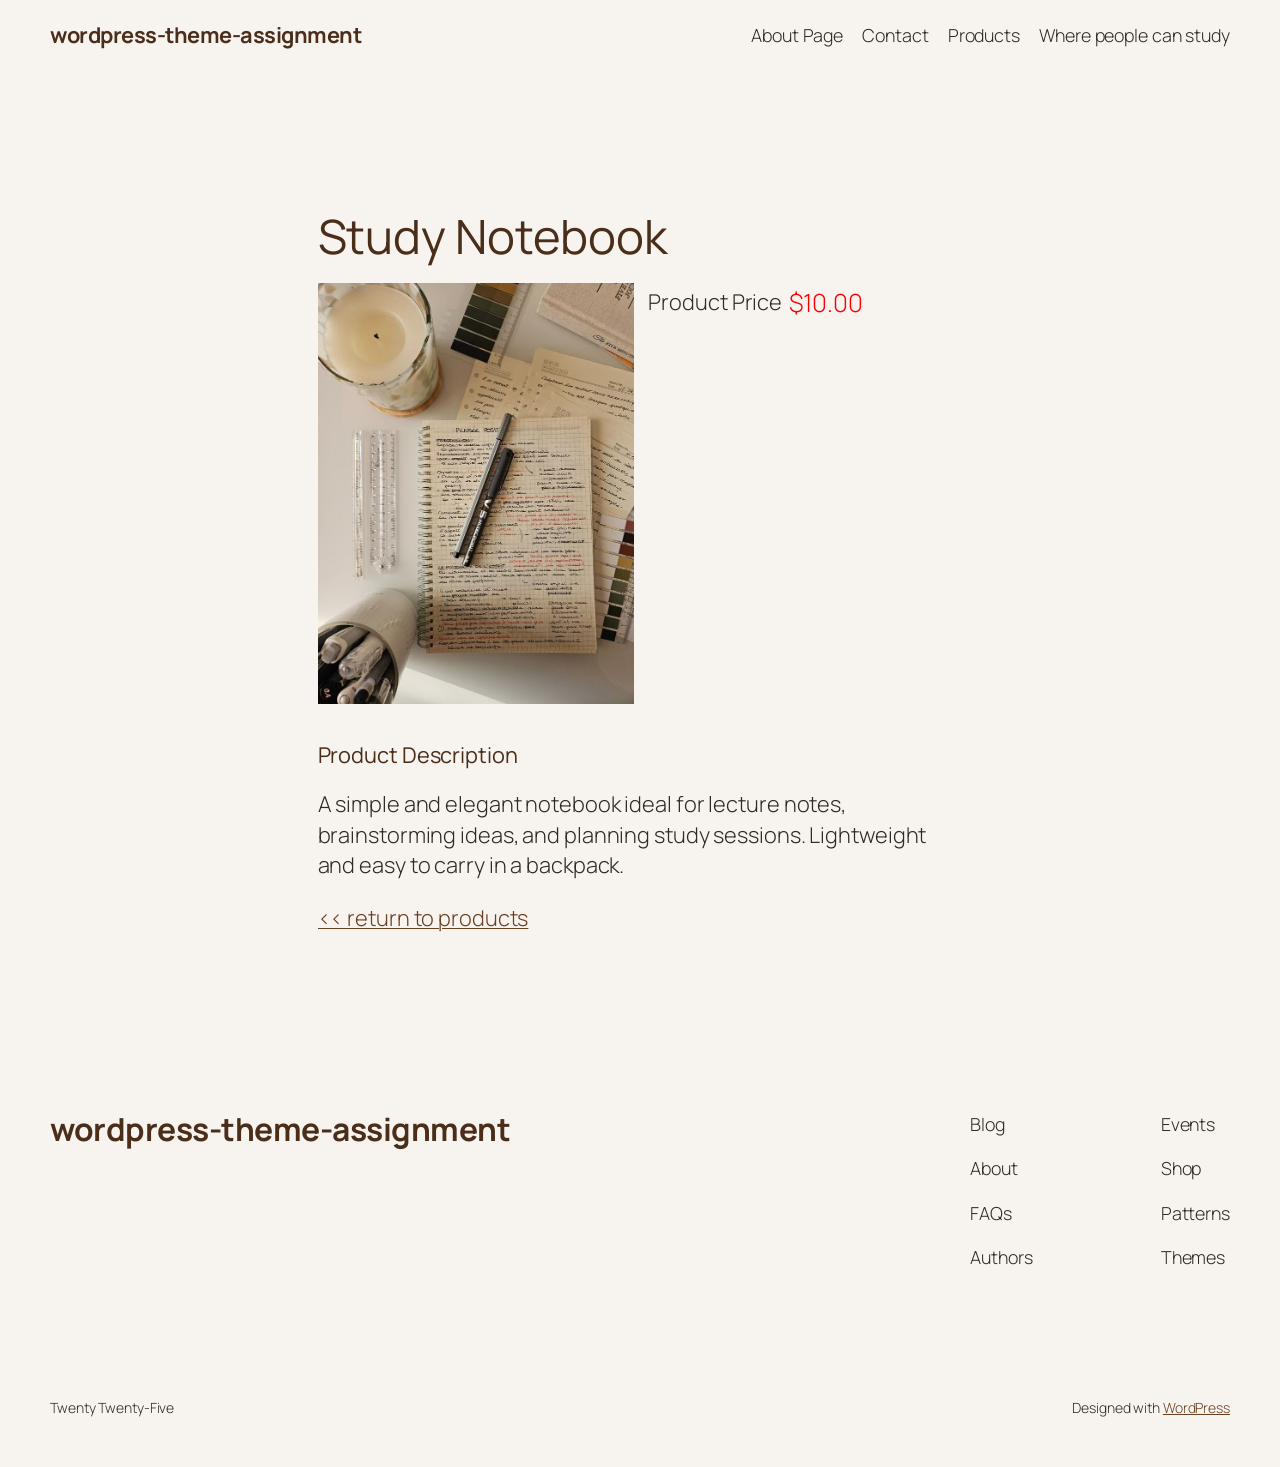
<file: products/study-notebook/index.html>
<!DOCTYPE html>
<html lang="en-CA">
<head>
	<meta charset="UTF-8" />
	<meta name="viewport" content="width=device-width, initial-scale=1" />
<meta name='robots' content='max-image-preview:large' />
<title>Study Notebook &#8211; wordpress-theme-assignment</title>
<link rel='dns-prefetch' href='//localhost' />
<link rel="alternate" type="application/rss+xml" title="wordpress-theme-assignment &raquo; Feed" href="/feed/" />
<link rel="alternate" type="application/rss+xml" title="wordpress-theme-assignment &raquo; Comments Feed" href="/comments/feed/" />
<link rel="alternate" title="oEmbed (JSON)" type="application/json+oembed" href="/wp-json/oembed/1.0/embed?url=http%3A%2F%2Flocalhost%3A8000%2Fproducts%2Fstudy-notebook%2F" />
<link rel="alternate" title="oEmbed (XML)" type="text/xml+oembed" href="/wp-json/oembed/1.0/embed?url=http%3A%2F%2Flocalhost%3A8000%2Fproducts%2Fstudy-notebook%2F&#038;format=xml" />
<script async src="https://www.googletagmanager.com/gtag/js?id=G-KFEBW7Q2V1"></script>
<script>
var tinyGtagJsOptions = {"ga4":"G-KFEBW7Q2V1"};
window.dataLayer || (dataLayer = []);
function gtag(){dataLayer.push(arguments);}
gtag('js', new Date());
gtag('config', "G-KFEBW7Q2V1");
</script>
<style id='wp-img-auto-sizes-contain-inline-css'>
img:is([sizes=auto i],[sizes^="auto," i]){contain-intrinsic-size:3000px 1500px}
/*# sourceURL=wp-img-auto-sizes-contain-inline-css */
</style>
<style id='wp-block-site-title-inline-css'>
.wp-block-site-title{box-sizing:border-box}.wp-block-site-title :where(a){color:inherit;font-family:inherit;font-size:inherit;font-style:inherit;font-weight:inherit;letter-spacing:inherit;line-height:inherit;text-decoration:inherit}
/*# sourceURL=/wp-includes/blocks/site-title/style.min.css */
</style>
<style id='wp-block-page-list-inline-css'>
.wp-block-navigation .wp-block-page-list{align-items:var(--navigation-layout-align,initial);background-color:inherit;display:flex;flex-direction:var(--navigation-layout-direction,initial);flex-wrap:var(--navigation-layout-wrap,wrap);justify-content:var(--navigation-layout-justify,initial)}.wp-block-navigation .wp-block-navigation-item{background-color:inherit}.wp-block-page-list{box-sizing:border-box}
/*# sourceURL=/wp-includes/blocks/page-list/style.min.css */
</style>
<style id='wp-block-navigation-inline-css'>
.wp-block-navigation{position:relative}.wp-block-navigation ul{margin-bottom:0;margin-left:0;margin-top:0;padding-left:0}.wp-block-navigation ul,.wp-block-navigation ul li{list-style:none;padding:0}.wp-block-navigation .wp-block-navigation-item{align-items:center;background-color:inherit;display:flex;position:relative}.wp-block-navigation .wp-block-navigation-item .wp-block-navigation__submenu-container:empty{display:none}.wp-block-navigation .wp-block-navigation-item__content{display:block;z-index:1}.wp-block-navigation .wp-block-navigation-item__content.wp-block-navigation-item__content{color:inherit}.wp-block-navigation.has-text-decoration-underline .wp-block-navigation-item__content,.wp-block-navigation.has-text-decoration-underline .wp-block-navigation-item__content:active,.wp-block-navigation.has-text-decoration-underline .wp-block-navigation-item__content:focus{text-decoration:underline}.wp-block-navigation.has-text-decoration-line-through .wp-block-navigation-item__content,.wp-block-navigation.has-text-decoration-line-through .wp-block-navigation-item__content:active,.wp-block-navigation.has-text-decoration-line-through .wp-block-navigation-item__content:focus{text-decoration:line-through}.wp-block-navigation :where(a),.wp-block-navigation :where(a:active),.wp-block-navigation :where(a:focus){text-decoration:none}.wp-block-navigation .wp-block-navigation__submenu-icon{align-self:center;background-color:inherit;border:none;color:currentColor;display:inline-block;font-size:inherit;height:.6em;line-height:0;margin-left:.25em;padding:0;width:.6em}.wp-block-navigation .wp-block-navigation__submenu-icon svg{display:inline-block;stroke:currentColor;height:inherit;margin-top:.075em;width:inherit}.wp-block-navigation{--navigation-layout-justification-setting:flex-start;--navigation-layout-direction:row;--navigation-layout-wrap:wrap;--navigation-layout-justify:flex-start;--navigation-layout-align:center}.wp-block-navigation.is-vertical{--navigation-layout-direction:column;--navigation-layout-justify:initial;--navigation-layout-align:flex-start}.wp-block-navigation.no-wrap{--navigation-layout-wrap:nowrap}.wp-block-navigation.items-justified-center{--navigation-layout-justification-setting:center;--navigation-layout-justify:center}.wp-block-navigation.items-justified-center.is-vertical{--navigation-layout-align:center}.wp-block-navigation.items-justified-right{--navigation-layout-justification-setting:flex-end;--navigation-layout-justify:flex-end}.wp-block-navigation.items-justified-right.is-vertical{--navigation-layout-align:flex-end}.wp-block-navigation.items-justified-space-between{--navigation-layout-justification-setting:space-between;--navigation-layout-justify:space-between}.wp-block-navigation .has-child .wp-block-navigation__submenu-container{align-items:normal;background-color:inherit;color:inherit;display:flex;flex-direction:column;opacity:0;position:absolute;z-index:2}@media not (prefers-reduced-motion){.wp-block-navigation .has-child .wp-block-navigation__submenu-container{transition:opacity .1s linear}}.wp-block-navigation .has-child .wp-block-navigation__submenu-container{height:0;overflow:hidden;visibility:hidden;width:0}.wp-block-navigation .has-child .wp-block-navigation__submenu-container>.wp-block-navigation-item>.wp-block-navigation-item__content{display:flex;flex-grow:1;padding:.5em 1em}.wp-block-navigation .has-child .wp-block-navigation__submenu-container>.wp-block-navigation-item>.wp-block-navigation-item__content .wp-block-navigation__submenu-icon{margin-left:auto;margin-right:0}.wp-block-navigation .has-child .wp-block-navigation__submenu-container .wp-block-navigation-item__content{margin:0}.wp-block-navigation .has-child .wp-block-navigation__submenu-container{left:-1px;top:100%}@media (min-width:782px){.wp-block-navigation .has-child .wp-block-navigation__submenu-container .wp-block-navigation__submenu-container{left:100%;top:-1px}.wp-block-navigation .has-child .wp-block-navigation__submenu-container .wp-block-navigation__submenu-container:before{background:#0000;content:"";display:block;height:100%;position:absolute;right:100%;width:.5em}.wp-block-navigation .has-child .wp-block-navigation__submenu-container .wp-block-navigation__submenu-icon{margin-right:.25em}.wp-block-navigation .has-child .wp-block-navigation__submenu-container .wp-block-navigation__submenu-icon svg{transform:rotate(-90deg)}}.wp-block-navigation .has-child .wp-block-navigation-submenu__toggle[aria-expanded=true]~.wp-block-navigation__submenu-container,.wp-block-navigation .has-child:not(.open-on-click):hover>.wp-block-navigation__submenu-container,.wp-block-navigation .has-child:not(.open-on-click):not(.open-on-hover-click):focus-within>.wp-block-navigation__submenu-container{height:auto;min-width:200px;opacity:1;overflow:visible;visibility:visible;width:auto}.wp-block-navigation.has-background .has-child .wp-block-navigation__submenu-container{left:0;top:100%}@media (min-width:782px){.wp-block-navigation.has-background .has-child .wp-block-navigation__submenu-container .wp-block-navigation__submenu-container{left:100%;top:0}}.wp-block-navigation-submenu{display:flex;position:relative}.wp-block-navigation-submenu .wp-block-navigation__submenu-icon svg{stroke:currentColor}button.wp-block-navigation-item__content{background-color:initial;border:none;color:currentColor;font-family:inherit;font-size:inherit;font-style:inherit;font-weight:inherit;letter-spacing:inherit;line-height:inherit;text-align:left;text-transform:inherit}.wp-block-navigation-submenu__toggle{cursor:pointer}.wp-block-navigation-submenu__toggle[aria-expanded=true]+.wp-block-navigation__submenu-icon>svg,.wp-block-navigation-submenu__toggle[aria-expanded=true]>svg{transform:rotate(180deg)}.wp-block-navigation-item.open-on-click .wp-block-navigation-submenu__toggle{padding-left:0;padding-right:.85em}.wp-block-navigation-item.open-on-click .wp-block-navigation-submenu__toggle+.wp-block-navigation__submenu-icon{margin-left:-.6em;pointer-events:none}.wp-block-navigation-item.open-on-click button.wp-block-navigation-item__content:not(.wp-block-navigation-submenu__toggle){padding:0}.wp-block-navigation .wp-block-page-list,.wp-block-navigation__container,.wp-block-navigation__responsive-close,.wp-block-navigation__responsive-container,.wp-block-navigation__responsive-container-content,.wp-block-navigation__responsive-dialog{gap:inherit}:where(.wp-block-navigation.has-background .wp-block-navigation-item a:not(.wp-element-button)),:where(.wp-block-navigation.has-background .wp-block-navigation-submenu a:not(.wp-element-button)){padding:.5em 1em}:where(.wp-block-navigation .wp-block-navigation__submenu-container .wp-block-navigation-item a:not(.wp-element-button)),:where(.wp-block-navigation .wp-block-navigation__submenu-container .wp-block-navigation-submenu a:not(.wp-element-button)),:where(.wp-block-navigation .wp-block-navigation__submenu-container .wp-block-navigation-submenu button.wp-block-navigation-item__content),:where(.wp-block-navigation .wp-block-navigation__submenu-container .wp-block-pages-list__item button.wp-block-navigation-item__content){padding:.5em 1em}.wp-block-navigation.items-justified-right .wp-block-navigation__container .has-child .wp-block-navigation__submenu-container,.wp-block-navigation.items-justified-right .wp-block-page-list>.has-child .wp-block-navigation__submenu-container,.wp-block-navigation.items-justified-space-between .wp-block-page-list>.has-child:last-child .wp-block-navigation__submenu-container,.wp-block-navigation.items-justified-space-between>.wp-block-navigation__container>.has-child:last-child .wp-block-navigation__submenu-container{left:auto;right:0}.wp-block-navigation.items-justified-right .wp-block-navigation__container .has-child .wp-block-navigation__submenu-container .wp-block-navigation__submenu-container,.wp-block-navigation.items-justified-right .wp-block-page-list>.has-child .wp-block-navigation__submenu-container .wp-block-navigation__submenu-container,.wp-block-navigation.items-justified-space-between .wp-block-page-list>.has-child:last-child .wp-block-navigation__submenu-container .wp-block-navigation__submenu-container,.wp-block-navigation.items-justified-space-between>.wp-block-navigation__container>.has-child:last-child .wp-block-navigation__submenu-container .wp-block-navigation__submenu-container{left:-1px;right:-1px}@media (min-width:782px){.wp-block-navigation.items-justified-right .wp-block-navigation__container .has-child .wp-block-navigation__submenu-container .wp-block-navigation__submenu-container,.wp-block-navigation.items-justified-right .wp-block-page-list>.has-child .wp-block-navigation__submenu-container .wp-block-navigation__submenu-container,.wp-block-navigation.items-justified-space-between .wp-block-page-list>.has-child:last-child .wp-block-navigation__submenu-container .wp-block-navigation__submenu-container,.wp-block-navigation.items-justified-space-between>.wp-block-navigation__container>.has-child:last-child .wp-block-navigation__submenu-container .wp-block-navigation__submenu-container{left:auto;right:100%}}.wp-block-navigation:not(.has-background) .wp-block-navigation__submenu-container{background-color:#fff;border:1px solid #00000026}.wp-block-navigation.has-background .wp-block-navigation__submenu-container{background-color:inherit}.wp-block-navigation:not(.has-text-color) .wp-block-navigation__submenu-container{color:#000}.wp-block-navigation__container{align-items:var(--navigation-layout-align,initial);display:flex;flex-direction:var(--navigation-layout-direction,initial);flex-wrap:var(--navigation-layout-wrap,wrap);justify-content:var(--navigation-layout-justify,initial);list-style:none;margin:0;padding-left:0}.wp-block-navigation__container .is-responsive{display:none}.wp-block-navigation__container:only-child,.wp-block-page-list:only-child{flex-grow:1}@keyframes overlay-menu__fade-in-animation{0%{opacity:0;transform:translateY(.5em)}to{opacity:1;transform:translateY(0)}}.wp-block-navigation__responsive-container{bottom:0;display:none;left:0;position:fixed;right:0;top:0}.wp-block-navigation__responsive-container :where(.wp-block-navigation-item a){color:inherit}.wp-block-navigation__responsive-container .wp-block-navigation__responsive-container-content{align-items:var(--navigation-layout-align,initial);display:flex;flex-direction:var(--navigation-layout-direction,initial);flex-wrap:var(--navigation-layout-wrap,wrap);justify-content:var(--navigation-layout-justify,initial)}.wp-block-navigation__responsive-container:not(.is-menu-open.is-menu-open){background-color:inherit!important;color:inherit!important}.wp-block-navigation__responsive-container.is-menu-open{background-color:inherit;display:flex;flex-direction:column}@media not (prefers-reduced-motion){.wp-block-navigation__responsive-container.is-menu-open{animation:overlay-menu__fade-in-animation .1s ease-out;animation-fill-mode:forwards}}.wp-block-navigation__responsive-container.is-menu-open{overflow:auto;padding:clamp(1rem,var(--wp--style--root--padding-top),20rem) clamp(1rem,var(--wp--style--root--padding-right),20rem) clamp(1rem,var(--wp--style--root--padding-bottom),20rem) clamp(1rem,var(--wp--style--root--padding-left),20rem);z-index:100000}.wp-block-navigation__responsive-container.is-menu-open .wp-block-navigation__responsive-container-content{align-items:var(--navigation-layout-justification-setting,inherit);display:flex;flex-direction:column;flex-wrap:nowrap;overflow:visible;padding-top:calc(2rem + 24px)}.wp-block-navigation__responsive-container.is-menu-open .wp-block-navigation__responsive-container-content,.wp-block-navigation__responsive-container.is-menu-open .wp-block-navigation__responsive-container-content .wp-block-navigation__container,.wp-block-navigation__responsive-container.is-menu-open .wp-block-navigation__responsive-container-content .wp-block-page-list{justify-content:flex-start}.wp-block-navigation__responsive-container.is-menu-open .wp-block-navigation__responsive-container-content .wp-block-navigation__submenu-icon{display:none}.wp-block-navigation__responsive-container.is-menu-open .wp-block-navigation__responsive-container-content .has-child .wp-block-navigation__submenu-container{border:none;height:auto;min-width:200px;opacity:1;overflow:initial;padding-left:2rem;padding-right:2rem;position:static;visibility:visible;width:auto}.wp-block-navigation__responsive-container.is-menu-open .wp-block-navigation__responsive-container-content .wp-block-navigation__container,.wp-block-navigation__responsive-container.is-menu-open .wp-block-navigation__responsive-container-content .wp-block-navigation__submenu-container{gap:inherit}.wp-block-navigation__responsive-container.is-menu-open .wp-block-navigation__responsive-container-content .wp-block-navigation__submenu-container{padding-top:var(--wp--style--block-gap,2em)}.wp-block-navigation__responsive-container.is-menu-open .wp-block-navigation__responsive-container-content .wp-block-navigation-item__content{padding:0}.wp-block-navigation__responsive-container.is-menu-open .wp-block-navigation__responsive-container-content .wp-block-navigation-item,.wp-block-navigation__responsive-container.is-menu-open .wp-block-navigation__responsive-container-content .wp-block-navigation__container,.wp-block-navigation__responsive-container.is-menu-open .wp-block-navigation__responsive-container-content .wp-block-page-list{align-items:var(--navigation-layout-justification-setting,initial);display:flex;flex-direction:column}.wp-block-navigation__responsive-container.is-menu-open .wp-block-navigation-item,.wp-block-navigation__responsive-container.is-menu-open .wp-block-navigation-item .wp-block-navigation__submenu-container,.wp-block-navigation__responsive-container.is-menu-open .wp-block-navigation__container,.wp-block-navigation__responsive-container.is-menu-open .wp-block-page-list{background:#0000!important;color:inherit!important}.wp-block-navigation__responsive-container.is-menu-open .wp-block-navigation__submenu-container.wp-block-navigation__submenu-container.wp-block-navigation__submenu-container.wp-block-navigation__submenu-container{left:auto;right:auto}@media (min-width:600px){.wp-block-navigation__responsive-container:not(.hidden-by-default):not(.is-menu-open){background-color:inherit;display:block;position:relative;width:100%;z-index:auto}.wp-block-navigation__responsive-container:not(.hidden-by-default):not(.is-menu-open) .wp-block-navigation__responsive-container-close{display:none}.wp-block-navigation__responsive-container.is-menu-open .wp-block-navigation__submenu-container.wp-block-navigation__submenu-container.wp-block-navigation__submenu-container.wp-block-navigation__submenu-container{left:0}}.wp-block-navigation:not(.has-background) .wp-block-navigation__responsive-container.is-menu-open{background-color:#fff}.wp-block-navigation:not(.has-text-color) .wp-block-navigation__responsive-container.is-menu-open{color:#000}.wp-block-navigation__toggle_button_label{font-size:1rem;font-weight:700}.wp-block-navigation__responsive-container-close,.wp-block-navigation__responsive-container-open{background:#0000;border:none;color:currentColor;cursor:pointer;margin:0;padding:0;text-transform:inherit;vertical-align:middle}.wp-block-navigation__responsive-container-close svg,.wp-block-navigation__responsive-container-open svg{fill:currentColor;display:block;height:24px;pointer-events:none;width:24px}.wp-block-navigation__responsive-container-open{display:flex}.wp-block-navigation__responsive-container-open.wp-block-navigation__responsive-container-open.wp-block-navigation__responsive-container-open{font-family:inherit;font-size:inherit;font-weight:inherit}@media (min-width:600px){.wp-block-navigation__responsive-container-open:not(.always-shown){display:none}}.wp-block-navigation__responsive-container-close{position:absolute;right:0;top:0;z-index:2}.wp-block-navigation__responsive-container-close.wp-block-navigation__responsive-container-close.wp-block-navigation__responsive-container-close{font-family:inherit;font-size:inherit;font-weight:inherit}.wp-block-navigation__responsive-close{width:100%}.has-modal-open .wp-block-navigation__responsive-close{margin-left:auto;margin-right:auto;max-width:var(--wp--style--global--wide-size,100%)}.wp-block-navigation__responsive-close:focus{outline:none}.is-menu-open .wp-block-navigation__responsive-close,.is-menu-open .wp-block-navigation__responsive-container-content,.is-menu-open .wp-block-navigation__responsive-dialog{box-sizing:border-box}.wp-block-navigation__responsive-dialog{position:relative}.has-modal-open .admin-bar .is-menu-open .wp-block-navigation__responsive-dialog{margin-top:46px}@media (min-width:782px){.has-modal-open .admin-bar .is-menu-open .wp-block-navigation__responsive-dialog{margin-top:32px}}html.has-modal-open{overflow:hidden}
/*# sourceURL=/wp-includes/blocks/navigation/style.min.css */
</style>
<style id='wp-block-group-inline-css'>
.wp-block-group{box-sizing:border-box}:where(.wp-block-group.wp-block-group-is-layout-constrained){position:relative}
/*# sourceURL=/wp-includes/blocks/group/style.min.css */
</style>
<style id='wp-block-post-title-inline-css'>
.wp-block-post-title{box-sizing:border-box;word-break:break-word}.wp-block-post-title :where(a){display:inline-block;font-family:inherit;font-size:inherit;font-style:inherit;font-weight:inherit;letter-spacing:inherit;line-height:inherit;text-decoration:inherit}
/*# sourceURL=/wp-includes/blocks/post-title/style.min.css */
</style>
<link rel='stylesheet' id='dashicons-css' href='/wp-includes/css/dashicons.min.css?ver=6.9.4' media='all' />
<link rel='stylesheet' id='al_product_styles-css' href='/wp-content/plugins/ecommerce-product-catalog/css/al_product.min.css?timestamp=1773449372&#038;ver=6.9.4' media='all' />
<style id='wp-block-paragraph-inline-css'>
.is-small-text{font-size:.875em}.is-regular-text{font-size:1em}.is-large-text{font-size:2.25em}.is-larger-text{font-size:3em}.has-drop-cap:not(:focus):first-letter{float:left;font-size:8.4em;font-style:normal;font-weight:100;line-height:.68;margin:.05em .1em 0 0;text-transform:uppercase}body.rtl .has-drop-cap:not(:focus):first-letter{float:none;margin-left:.1em}p.has-drop-cap.has-background{overflow:hidden}:root :where(p.has-background){padding:1.25em 2.375em}:where(p.has-text-color:not(.has-link-color)) a{color:inherit}p.has-text-align-left[style*="writing-mode:vertical-lr"],p.has-text-align-right[style*="writing-mode:vertical-rl"]{rotate:180deg}
/*# sourceURL=/wp-includes/blocks/paragraph/style.min.css */
</style>
<style id='wp-block-post-content-inline-css'>
.wp-block-post-content{display:flow-root}
/*# sourceURL=/wp-includes/blocks/post-content/style.min.css */
</style>
<style id='wp-block-spacer-inline-css'>
.wp-block-spacer{clear:both}
/*# sourceURL=/wp-includes/blocks/spacer/style.min.css */
</style>
<style id='wp-block-columns-inline-css'>
.wp-block-columns{box-sizing:border-box;display:flex;flex-wrap:wrap!important}@media (min-width:782px){.wp-block-columns{flex-wrap:nowrap!important}}.wp-block-columns{align-items:normal!important}.wp-block-columns.are-vertically-aligned-top{align-items:flex-start}.wp-block-columns.are-vertically-aligned-center{align-items:center}.wp-block-columns.are-vertically-aligned-bottom{align-items:flex-end}@media (max-width:781px){.wp-block-columns:not(.is-not-stacked-on-mobile)>.wp-block-column{flex-basis:100%!important}}@media (min-width:782px){.wp-block-columns:not(.is-not-stacked-on-mobile)>.wp-block-column{flex-basis:0;flex-grow:1}.wp-block-columns:not(.is-not-stacked-on-mobile)>.wp-block-column[style*=flex-basis]{flex-grow:0}}.wp-block-columns.is-not-stacked-on-mobile{flex-wrap:nowrap!important}.wp-block-columns.is-not-stacked-on-mobile>.wp-block-column{flex-basis:0;flex-grow:1}.wp-block-columns.is-not-stacked-on-mobile>.wp-block-column[style*=flex-basis]{flex-grow:0}:where(.wp-block-columns){margin-bottom:1.75em}:where(.wp-block-columns.has-background){padding:1.25em 2.375em}.wp-block-column{flex-grow:1;min-width:0;overflow-wrap:break-word;word-break:break-word}.wp-block-column.is-vertically-aligned-top{align-self:flex-start}.wp-block-column.is-vertically-aligned-center{align-self:center}.wp-block-column.is-vertically-aligned-bottom{align-self:flex-end}.wp-block-column.is-vertically-aligned-stretch{align-self:stretch}.wp-block-column.is-vertically-aligned-bottom,.wp-block-column.is-vertically-aligned-center,.wp-block-column.is-vertically-aligned-top{width:100%}
/*# sourceURL=/wp-includes/blocks/columns/style.min.css */
</style>
<style id='wp-block-navigation-link-inline-css'>
.wp-block-navigation .wp-block-navigation-item__label{overflow-wrap:break-word}.wp-block-navigation .wp-block-navigation-item__description{display:none}.link-ui-tools{outline:1px solid #f0f0f0;padding:8px}.link-ui-block-inserter{padding-top:8px}.link-ui-block-inserter__back{margin-left:8px;text-transform:uppercase}
/*# sourceURL=/wp-includes/blocks/navigation-link/style.min.css */
</style>
<style id='wp-emoji-styles-inline-css'>

	img.wp-smiley, img.emoji {
		display: inline !important;
		border: none !important;
		box-shadow: none !important;
		height: 1em !important;
		width: 1em !important;
		margin: 0 0.07em !important;
		vertical-align: -0.1em !important;
		background: none !important;
		padding: 0 !important;
	}
/*# sourceURL=wp-emoji-styles-inline-css */
</style>
<style id='wp-block-library-inline-css'>
:root{--wp-block-synced-color:#7a00df;--wp-block-synced-color--rgb:122,0,223;--wp-bound-block-color:var(--wp-block-synced-color);--wp-editor-canvas-background:#ddd;--wp-admin-theme-color:#007cba;--wp-admin-theme-color--rgb:0,124,186;--wp-admin-theme-color-darker-10:#006ba1;--wp-admin-theme-color-darker-10--rgb:0,107,160.5;--wp-admin-theme-color-darker-20:#005a87;--wp-admin-theme-color-darker-20--rgb:0,90,135;--wp-admin-border-width-focus:2px}@media (min-resolution:192dpi){:root{--wp-admin-border-width-focus:1.5px}}.wp-element-button{cursor:pointer}:root .has-very-light-gray-background-color{background-color:#eee}:root .has-very-dark-gray-background-color{background-color:#313131}:root .has-very-light-gray-color{color:#eee}:root .has-very-dark-gray-color{color:#313131}:root .has-vivid-green-cyan-to-vivid-cyan-blue-gradient-background{background:linear-gradient(135deg,#00d084,#0693e3)}:root .has-purple-crush-gradient-background{background:linear-gradient(135deg,#34e2e4,#4721fb 50%,#ab1dfe)}:root .has-hazy-dawn-gradient-background{background:linear-gradient(135deg,#faaca8,#dad0ec)}:root .has-subdued-olive-gradient-background{background:linear-gradient(135deg,#fafae1,#67a671)}:root .has-atomic-cream-gradient-background{background:linear-gradient(135deg,#fdd79a,#004a59)}:root .has-nightshade-gradient-background{background:linear-gradient(135deg,#330968,#31cdcf)}:root .has-midnight-gradient-background{background:linear-gradient(135deg,#020381,#2874fc)}:root{--wp--preset--font-size--normal:16px;--wp--preset--font-size--huge:42px}.has-regular-font-size{font-size:1em}.has-larger-font-size{font-size:2.625em}.has-normal-font-size{font-size:var(--wp--preset--font-size--normal)}.has-huge-font-size{font-size:var(--wp--preset--font-size--huge)}.has-text-align-center{text-align:center}.has-text-align-left{text-align:left}.has-text-align-right{text-align:right}.has-fit-text{white-space:nowrap!important}#end-resizable-editor-section{display:none}.aligncenter{clear:both}.items-justified-left{justify-content:flex-start}.items-justified-center{justify-content:center}.items-justified-right{justify-content:flex-end}.items-justified-space-between{justify-content:space-between}.screen-reader-text{border:0;clip-path:inset(50%);height:1px;margin:-1px;overflow:hidden;padding:0;position:absolute;width:1px;word-wrap:normal!important}.screen-reader-text:focus{background-color:#ddd;clip-path:none;color:#444;display:block;font-size:1em;height:auto;left:5px;line-height:normal;padding:15px 23px 14px;text-decoration:none;top:5px;width:auto;z-index:100000}html :where(.has-border-color){border-style:solid}html :where([style*=border-top-color]){border-top-style:solid}html :where([style*=border-right-color]){border-right-style:solid}html :where([style*=border-bottom-color]){border-bottom-style:solid}html :where([style*=border-left-color]){border-left-style:solid}html :where([style*=border-width]){border-style:solid}html :where([style*=border-top-width]){border-top-style:solid}html :where([style*=border-right-width]){border-right-style:solid}html :where([style*=border-bottom-width]){border-bottom-style:solid}html :where([style*=border-left-width]){border-left-style:solid}html :where(img[class*=wp-image-]){height:auto;max-width:100%}:where(figure){margin:0 0 1em}html :where(.is-position-sticky){--wp-admin--admin-bar--position-offset:var(--wp-admin--admin-bar--height,0px)}@media screen and (max-width:600px){html :where(.is-position-sticky){--wp-admin--admin-bar--position-offset:0px}}
/*# sourceURL=/wp-includes/css/dist/block-library/common.min.css */
</style>
<link rel='stylesheet' id='ic_blocks-css' href='/wp-content/plugins/ecommerce-product-catalog/includes/blocks/ic-blocks.min.css?timestamp=1773449372&#038;ver=6.9.4' media='all' />
<style id='global-styles-inline-css'>
:root{--wp--preset--aspect-ratio--square: 1;--wp--preset--aspect-ratio--4-3: 4/3;--wp--preset--aspect-ratio--3-4: 3/4;--wp--preset--aspect-ratio--3-2: 3/2;--wp--preset--aspect-ratio--2-3: 2/3;--wp--preset--aspect-ratio--16-9: 16/9;--wp--preset--aspect-ratio--9-16: 9/16;--wp--preset--color--black: #000000;--wp--preset--color--cyan-bluish-gray: #abb8c3;--wp--preset--color--white: #ffffff;--wp--preset--color--pale-pink: #f78da7;--wp--preset--color--vivid-red: #cf2e2e;--wp--preset--color--luminous-vivid-orange: #ff6900;--wp--preset--color--luminous-vivid-amber: #fcb900;--wp--preset--color--light-green-cyan: #7bdcb5;--wp--preset--color--vivid-green-cyan: #00d084;--wp--preset--color--pale-cyan-blue: #8ed1fc;--wp--preset--color--vivid-cyan-blue: #0693e3;--wp--preset--color--vivid-purple: #9b51e0;--wp--preset--color--base: #FFFFFF;--wp--preset--color--contrast: #111111;--wp--preset--color--accent-1: #FFEE58;--wp--preset--color--accent-2: #F6CFF4;--wp--preset--color--accent-3: #503AA8;--wp--preset--color--accent-4: #686868;--wp--preset--color--accent-5: #FBFAF3;--wp--preset--color--accent-6: color-mix(in srgb, currentColor 20%, transparent);--wp--preset--gradient--vivid-cyan-blue-to-vivid-purple: linear-gradient(135deg,rgb(6,147,227) 0%,rgb(155,81,224) 100%);--wp--preset--gradient--light-green-cyan-to-vivid-green-cyan: linear-gradient(135deg,rgb(122,220,180) 0%,rgb(0,208,130) 100%);--wp--preset--gradient--luminous-vivid-amber-to-luminous-vivid-orange: linear-gradient(135deg,rgb(252,185,0) 0%,rgb(255,105,0) 100%);--wp--preset--gradient--luminous-vivid-orange-to-vivid-red: linear-gradient(135deg,rgb(255,105,0) 0%,rgb(207,46,46) 100%);--wp--preset--gradient--very-light-gray-to-cyan-bluish-gray: linear-gradient(135deg,rgb(238,238,238) 0%,rgb(169,184,195) 100%);--wp--preset--gradient--cool-to-warm-spectrum: linear-gradient(135deg,rgb(74,234,220) 0%,rgb(151,120,209) 20%,rgb(207,42,186) 40%,rgb(238,44,130) 60%,rgb(251,105,98) 80%,rgb(254,248,76) 100%);--wp--preset--gradient--blush-light-purple: linear-gradient(135deg,rgb(255,206,236) 0%,rgb(152,150,240) 100%);--wp--preset--gradient--blush-bordeaux: linear-gradient(135deg,rgb(254,205,165) 0%,rgb(254,45,45) 50%,rgb(107,0,62) 100%);--wp--preset--gradient--luminous-dusk: linear-gradient(135deg,rgb(255,203,112) 0%,rgb(199,81,192) 50%,rgb(65,88,208) 100%);--wp--preset--gradient--pale-ocean: linear-gradient(135deg,rgb(255,245,203) 0%,rgb(182,227,212) 50%,rgb(51,167,181) 100%);--wp--preset--gradient--electric-grass: linear-gradient(135deg,rgb(202,248,128) 0%,rgb(113,206,126) 100%);--wp--preset--gradient--midnight: linear-gradient(135deg,rgb(2,3,129) 0%,rgb(40,116,252) 100%);--wp--preset--font-size--small: 0.875rem;--wp--preset--font-size--medium: clamp(1rem, 1rem + ((1vw - 0.2rem) * 0.196), 1.125rem);--wp--preset--font-size--large: clamp(1.125rem, 1.125rem + ((1vw - 0.2rem) * 0.392), 1.375rem);--wp--preset--font-size--x-large: clamp(1.75rem, 1.75rem + ((1vw - 0.2rem) * 0.392), 2rem);--wp--preset--font-size--xx-large: clamp(2.15rem, 2.15rem + ((1vw - 0.2rem) * 1.333), 3rem);--wp--preset--font-family--manrope: Manrope, sans-serif;--wp--preset--font-family--fira-code: "Fira Code", monospace;--wp--preset--spacing--20: 10px;--wp--preset--spacing--30: 20px;--wp--preset--spacing--40: 30px;--wp--preset--spacing--50: clamp(30px, 5vw, 50px);--wp--preset--spacing--60: clamp(30px, 7vw, 70px);--wp--preset--spacing--70: clamp(50px, 7vw, 90px);--wp--preset--spacing--80: clamp(70px, 10vw, 140px);--wp--preset--shadow--natural: 6px 6px 9px rgba(0, 0, 0, 0.2);--wp--preset--shadow--deep: 12px 12px 50px rgba(0, 0, 0, 0.4);--wp--preset--shadow--sharp: 6px 6px 0px rgba(0, 0, 0, 0.2);--wp--preset--shadow--outlined: 6px 6px 0px -3px rgb(255, 255, 255), 6px 6px rgb(0, 0, 0);--wp--preset--shadow--crisp: 6px 6px 0px rgb(0, 0, 0);}:root { --wp--style--global--content-size: 645px;--wp--style--global--wide-size: 1340px; }:where(body) { margin: 0; }.wp-site-blocks { padding-top: var(--wp--style--root--padding-top); padding-bottom: var(--wp--style--root--padding-bottom); }.has-global-padding { padding-right: var(--wp--style--root--padding-right); padding-left: var(--wp--style--root--padding-left); }.has-global-padding > .alignfull { margin-right: calc(var(--wp--style--root--padding-right) * -1); margin-left: calc(var(--wp--style--root--padding-left) * -1); }.has-global-padding :where(:not(.alignfull.is-layout-flow) > .has-global-padding:not(.wp-block-block, .alignfull)) { padding-right: 0; padding-left: 0; }.has-global-padding :where(:not(.alignfull.is-layout-flow) > .has-global-padding:not(.wp-block-block, .alignfull)) > .alignfull { margin-left: 0; margin-right: 0; }.wp-site-blocks > .alignleft { float: left; margin-right: 2em; }.wp-site-blocks > .alignright { float: right; margin-left: 2em; }.wp-site-blocks > .aligncenter { justify-content: center; margin-left: auto; margin-right: auto; }:where(.wp-site-blocks) > * { margin-block-start: 1.2rem; margin-block-end: 0; }:where(.wp-site-blocks) > :first-child { margin-block-start: 0; }:where(.wp-site-blocks) > :last-child { margin-block-end: 0; }:root { --wp--style--block-gap: 1.2rem; }:root :where(.is-layout-flow) > :first-child{margin-block-start: 0;}:root :where(.is-layout-flow) > :last-child{margin-block-end: 0;}:root :where(.is-layout-flow) > *{margin-block-start: 1.2rem;margin-block-end: 0;}:root :where(.is-layout-constrained) > :first-child{margin-block-start: 0;}:root :where(.is-layout-constrained) > :last-child{margin-block-end: 0;}:root :where(.is-layout-constrained) > *{margin-block-start: 1.2rem;margin-block-end: 0;}:root :where(.is-layout-flex){gap: 1.2rem;}:root :where(.is-layout-grid){gap: 1.2rem;}.is-layout-flow > .alignleft{float: left;margin-inline-start: 0;margin-inline-end: 2em;}.is-layout-flow > .alignright{float: right;margin-inline-start: 2em;margin-inline-end: 0;}.is-layout-flow > .aligncenter{margin-left: auto !important;margin-right: auto !important;}.is-layout-constrained > .alignleft{float: left;margin-inline-start: 0;margin-inline-end: 2em;}.is-layout-constrained > .alignright{float: right;margin-inline-start: 2em;margin-inline-end: 0;}.is-layout-constrained > .aligncenter{margin-left: auto !important;margin-right: auto !important;}.is-layout-constrained > :where(:not(.alignleft):not(.alignright):not(.alignfull)){max-width: var(--wp--style--global--content-size);margin-left: auto !important;margin-right: auto !important;}.is-layout-constrained > .alignwide{max-width: var(--wp--style--global--wide-size);}body .is-layout-flex{display: flex;}.is-layout-flex{flex-wrap: wrap;align-items: center;}.is-layout-flex > :is(*, div){margin: 0;}body .is-layout-grid{display: grid;}.is-layout-grid > :is(*, div){margin: 0;}body{background-color: var(--wp--preset--color--base);color: var(--wp--preset--color--contrast);font-family: var(--wp--preset--font-family--manrope);font-size: var(--wp--preset--font-size--large);font-weight: 300;letter-spacing: -0.1px;line-height: 1.4;--wp--style--root--padding-top: 0px;--wp--style--root--padding-right: var(--wp--preset--spacing--50);--wp--style--root--padding-bottom: 0px;--wp--style--root--padding-left: var(--wp--preset--spacing--50);}a:where(:not(.wp-element-button)){color: currentColor;text-decoration: underline;}:root :where(a:where(:not(.wp-element-button)):hover){text-decoration: none;}h1, h2, h3, h4, h5, h6{font-weight: 400;letter-spacing: -0.1px;line-height: 1.125;}h1{font-size: var(--wp--preset--font-size--xx-large);}h2{font-size: var(--wp--preset--font-size--x-large);}h3{font-size: var(--wp--preset--font-size--large);}h4{font-size: var(--wp--preset--font-size--medium);}h5{font-size: var(--wp--preset--font-size--small);letter-spacing: 0.5px;}h6{font-size: var(--wp--preset--font-size--small);font-weight: 700;letter-spacing: 1.4px;text-transform: uppercase;}:root :where(.wp-element-button, .wp-block-button__link){background-color: var(--wp--preset--color--contrast);border-width: 0;color: var(--wp--preset--color--base);font-family: inherit;font-size: var(--wp--preset--font-size--medium);font-style: inherit;font-weight: inherit;letter-spacing: inherit;line-height: inherit;padding-top: 1rem;padding-right: 2.25rem;padding-bottom: 1rem;padding-left: 2.25rem;text-decoration: none;text-transform: inherit;}:root :where(.wp-element-button:hover, .wp-block-button__link:hover){background-color: color-mix(in srgb, var(--wp--preset--color--contrast) 85%, transparent);border-color: transparent;color: var(--wp--preset--color--base);}:root :where(.wp-element-button:focus, .wp-block-button__link:focus){outline-color: var(--wp--preset--color--accent-4);outline-offset: 2px;}:root :where(.wp-element-caption, .wp-block-audio figcaption, .wp-block-embed figcaption, .wp-block-gallery figcaption, .wp-block-image figcaption, .wp-block-table figcaption, .wp-block-video figcaption){font-size: var(--wp--preset--font-size--small);line-height: 1.4;}.has-black-color{color: var(--wp--preset--color--black) !important;}.has-cyan-bluish-gray-color{color: var(--wp--preset--color--cyan-bluish-gray) !important;}.has-white-color{color: var(--wp--preset--color--white) !important;}.has-pale-pink-color{color: var(--wp--preset--color--pale-pink) !important;}.has-vivid-red-color{color: var(--wp--preset--color--vivid-red) !important;}.has-luminous-vivid-orange-color{color: var(--wp--preset--color--luminous-vivid-orange) !important;}.has-luminous-vivid-amber-color{color: var(--wp--preset--color--luminous-vivid-amber) !important;}.has-light-green-cyan-color{color: var(--wp--preset--color--light-green-cyan) !important;}.has-vivid-green-cyan-color{color: var(--wp--preset--color--vivid-green-cyan) !important;}.has-pale-cyan-blue-color{color: var(--wp--preset--color--pale-cyan-blue) !important;}.has-vivid-cyan-blue-color{color: var(--wp--preset--color--vivid-cyan-blue) !important;}.has-vivid-purple-color{color: var(--wp--preset--color--vivid-purple) !important;}.has-base-color{color: var(--wp--preset--color--base) !important;}.has-contrast-color{color: var(--wp--preset--color--contrast) !important;}.has-accent-1-color{color: var(--wp--preset--color--accent-1) !important;}.has-accent-2-color{color: var(--wp--preset--color--accent-2) !important;}.has-accent-3-color{color: var(--wp--preset--color--accent-3) !important;}.has-accent-4-color{color: var(--wp--preset--color--accent-4) !important;}.has-accent-5-color{color: var(--wp--preset--color--accent-5) !important;}.has-accent-6-color{color: var(--wp--preset--color--accent-6) !important;}.has-black-background-color{background-color: var(--wp--preset--color--black) !important;}.has-cyan-bluish-gray-background-color{background-color: var(--wp--preset--color--cyan-bluish-gray) !important;}.has-white-background-color{background-color: var(--wp--preset--color--white) !important;}.has-pale-pink-background-color{background-color: var(--wp--preset--color--pale-pink) !important;}.has-vivid-red-background-color{background-color: var(--wp--preset--color--vivid-red) !important;}.has-luminous-vivid-orange-background-color{background-color: var(--wp--preset--color--luminous-vivid-orange) !important;}.has-luminous-vivid-amber-background-color{background-color: var(--wp--preset--color--luminous-vivid-amber) !important;}.has-light-green-cyan-background-color{background-color: var(--wp--preset--color--light-green-cyan) !important;}.has-vivid-green-cyan-background-color{background-color: var(--wp--preset--color--vivid-green-cyan) !important;}.has-pale-cyan-blue-background-color{background-color: var(--wp--preset--color--pale-cyan-blue) !important;}.has-vivid-cyan-blue-background-color{background-color: var(--wp--preset--color--vivid-cyan-blue) !important;}.has-vivid-purple-background-color{background-color: var(--wp--preset--color--vivid-purple) !important;}.has-base-background-color{background-color: var(--wp--preset--color--base) !important;}.has-contrast-background-color{background-color: var(--wp--preset--color--contrast) !important;}.has-accent-1-background-color{background-color: var(--wp--preset--color--accent-1) !important;}.has-accent-2-background-color{background-color: var(--wp--preset--color--accent-2) !important;}.has-accent-3-background-color{background-color: var(--wp--preset--color--accent-3) !important;}.has-accent-4-background-color{background-color: var(--wp--preset--color--accent-4) !important;}.has-accent-5-background-color{background-color: var(--wp--preset--color--accent-5) !important;}.has-accent-6-background-color{background-color: var(--wp--preset--color--accent-6) !important;}.has-black-border-color{border-color: var(--wp--preset--color--black) !important;}.has-cyan-bluish-gray-border-color{border-color: var(--wp--preset--color--cyan-bluish-gray) !important;}.has-white-border-color{border-color: var(--wp--preset--color--white) !important;}.has-pale-pink-border-color{border-color: var(--wp--preset--color--pale-pink) !important;}.has-vivid-red-border-color{border-color: var(--wp--preset--color--vivid-red) !important;}.has-luminous-vivid-orange-border-color{border-color: var(--wp--preset--color--luminous-vivid-orange) !important;}.has-luminous-vivid-amber-border-color{border-color: var(--wp--preset--color--luminous-vivid-amber) !important;}.has-light-green-cyan-border-color{border-color: var(--wp--preset--color--light-green-cyan) !important;}.has-vivid-green-cyan-border-color{border-color: var(--wp--preset--color--vivid-green-cyan) !important;}.has-pale-cyan-blue-border-color{border-color: var(--wp--preset--color--pale-cyan-blue) !important;}.has-vivid-cyan-blue-border-color{border-color: var(--wp--preset--color--vivid-cyan-blue) !important;}.has-vivid-purple-border-color{border-color: var(--wp--preset--color--vivid-purple) !important;}.has-base-border-color{border-color: var(--wp--preset--color--base) !important;}.has-contrast-border-color{border-color: var(--wp--preset--color--contrast) !important;}.has-accent-1-border-color{border-color: var(--wp--preset--color--accent-1) !important;}.has-accent-2-border-color{border-color: var(--wp--preset--color--accent-2) !important;}.has-accent-3-border-color{border-color: var(--wp--preset--color--accent-3) !important;}.has-accent-4-border-color{border-color: var(--wp--preset--color--accent-4) !important;}.has-accent-5-border-color{border-color: var(--wp--preset--color--accent-5) !important;}.has-accent-6-border-color{border-color: var(--wp--preset--color--accent-6) !important;}.has-vivid-cyan-blue-to-vivid-purple-gradient-background{background: var(--wp--preset--gradient--vivid-cyan-blue-to-vivid-purple) !important;}.has-light-green-cyan-to-vivid-green-cyan-gradient-background{background: var(--wp--preset--gradient--light-green-cyan-to-vivid-green-cyan) !important;}.has-luminous-vivid-amber-to-luminous-vivid-orange-gradient-background{background: var(--wp--preset--gradient--luminous-vivid-amber-to-luminous-vivid-orange) !important;}.has-luminous-vivid-orange-to-vivid-red-gradient-background{background: var(--wp--preset--gradient--luminous-vivid-orange-to-vivid-red) !important;}.has-very-light-gray-to-cyan-bluish-gray-gradient-background{background: var(--wp--preset--gradient--very-light-gray-to-cyan-bluish-gray) !important;}.has-cool-to-warm-spectrum-gradient-background{background: var(--wp--preset--gradient--cool-to-warm-spectrum) !important;}.has-blush-light-purple-gradient-background{background: var(--wp--preset--gradient--blush-light-purple) !important;}.has-blush-bordeaux-gradient-background{background: var(--wp--preset--gradient--blush-bordeaux) !important;}.has-luminous-dusk-gradient-background{background: var(--wp--preset--gradient--luminous-dusk) !important;}.has-pale-ocean-gradient-background{background: var(--wp--preset--gradient--pale-ocean) !important;}.has-electric-grass-gradient-background{background: var(--wp--preset--gradient--electric-grass) !important;}.has-midnight-gradient-background{background: var(--wp--preset--gradient--midnight) !important;}.has-small-font-size{font-size: var(--wp--preset--font-size--small) !important;}.has-medium-font-size{font-size: var(--wp--preset--font-size--medium) !important;}.has-large-font-size{font-size: var(--wp--preset--font-size--large) !important;}.has-x-large-font-size{font-size: var(--wp--preset--font-size--x-large) !important;}.has-xx-large-font-size{font-size: var(--wp--preset--font-size--xx-large) !important;}.has-manrope-font-family{font-family: var(--wp--preset--font-family--manrope) !important;}.has-fira-code-font-family{font-family: var(--wp--preset--font-family--fira-code) !important;}
:root :where(.wp-block-columns-is-layout-flow) > :first-child{margin-block-start: 0;}:root :where(.wp-block-columns-is-layout-flow) > :last-child{margin-block-end: 0;}:root :where(.wp-block-columns-is-layout-flow) > *{margin-block-start: var(--wp--preset--spacing--50);margin-block-end: 0;}:root :where(.wp-block-columns-is-layout-constrained) > :first-child{margin-block-start: 0;}:root :where(.wp-block-columns-is-layout-constrained) > :last-child{margin-block-end: 0;}:root :where(.wp-block-columns-is-layout-constrained) > *{margin-block-start: var(--wp--preset--spacing--50);margin-block-end: 0;}:root :where(.wp-block-columns-is-layout-flex){gap: var(--wp--preset--spacing--50);}:root :where(.wp-block-columns-is-layout-grid){gap: var(--wp--preset--spacing--50);}
:root :where(.wp-block-post-title a:where(:not(.wp-element-button))){text-decoration: none;}
:root :where(.wp-block-post-title a:where(:not(.wp-element-button)):hover){text-decoration: underline;}
:root :where(.wp-block-site-title){font-weight: 700;letter-spacing: -.5px;}
:root :where(.wp-block-site-title a:where(:not(.wp-element-button))){text-decoration: none;}
:root :where(.wp-block-site-title a:where(:not(.wp-element-button)):hover){text-decoration: underline;}
:root :where(.wp-block-navigation){font-size: var(--wp--preset--font-size--medium);}
:root :where(.wp-block-navigation a:where(:not(.wp-element-button))){text-decoration: none;}
:root :where(.wp-block-navigation a:where(:not(.wp-element-button)):hover){text-decoration: underline;}
/*# sourceURL=global-styles-inline-css */
</style>
<style id='core-block-supports-inline-css'>
.wp-container-core-navigation-is-layout-fc306653{justify-content:flex-end;}.wp-container-core-group-is-layout-f4c28e8b{flex-wrap:nowrap;gap:var(--wp--preset--spacing--10);justify-content:flex-end;}.wp-container-core-group-is-layout-8165f36a{flex-wrap:nowrap;justify-content:space-between;}.wp-container-core-columns-is-layout-28f84493{flex-wrap:nowrap;}.wp-container-core-navigation-is-layout-fe9cc265{flex-direction:column;align-items:flex-start;}.wp-container-core-group-is-layout-570722b2{gap:var(--wp--preset--spacing--80);justify-content:space-between;align-items:flex-start;}.wp-container-core-group-is-layout-e5edad21{justify-content:space-between;align-items:flex-start;}.wp-container-core-group-is-layout-91e87306{gap:var(--wp--preset--spacing--20);justify-content:space-between;}
/*# sourceURL=core-block-supports-inline-css */
</style>
<style id='wp-block-template-skip-link-inline-css'>

		.skip-link.screen-reader-text {
			border: 0;
			clip-path: inset(50%);
			height: 1px;
			margin: -1px;
			overflow: hidden;
			padding: 0;
			position: absolute !important;
			width: 1px;
			word-wrap: normal !important;
		}

		.skip-link.screen-reader-text:focus {
			background-color: #eee;
			clip-path: none;
			color: #444;
			display: block;
			font-size: 1em;
			height: auto;
			left: 5px;
			line-height: normal;
			padding: 15px 23px 14px;
			text-decoration: none;
			top: 5px;
			width: auto;
			z-index: 100000;
		}
/*# sourceURL=wp-block-template-skip-link-inline-css */
</style>
<link rel='stylesheet' id='parent-style-css' href='/wp-content/themes/twentytwentyfive/style.css?ver=6.9.4' media='all' />
<link rel='stylesheet' id='child-style-css' href='/wp-content/themes/twentytwentyfive-child/style.css?ver=6.9.4' media='all' />
<style id='twentytwentyfive-style-inline-css'>
a{text-decoration-thickness:1px!important;text-underline-offset:.1em}:where(.wp-site-blocks :focus){outline-width:2px;outline-style:solid}.wp-block-navigation .wp-block-navigation-submenu .wp-block-navigation-item:not(:last-child){margin-bottom:3px}.wp-block-navigation .wp-block-navigation-item .wp-block-navigation-item__content{outline-offset:4px}.wp-block-navigation .wp-block-navigation-item ul.wp-block-navigation__submenu-container .wp-block-navigation-item__content{outline-offset:0}blockquote,caption,figcaption,h1,h2,h3,h4,h5,h6,p{text-wrap:pretty}.more-link{display:block}:where(pre){overflow-x:auto}
/*# sourceURL=/wp-content/themes/twentytwentyfive/style.min.css */
</style>
<link rel='stylesheet' id='colorbox-css' href='/wp-content/plugins/ecommerce-product-catalog/js/colorbox/colorbox.css?timestamp=1773449372&#038;ver=6.9.4' media='all' />
<script src="/wp-includes/js/jquery/jquery.min.js?ver=3.7.1" id="jquery-core-js"></script>
<script src="/wp-includes/js/jquery/jquery-migrate.min.js?ver=3.4.1" id="jquery-migrate-js"></script>
<script src="/wp-content/plugins/ecommerce-product-catalog/js/magnifier/magnifier.min.js?timestamp=1773449372&amp;ver=1" id="ic_magnifier-js"></script>
<link rel="https://api.w.org/" href="/wp-json/" /><link rel="alternate" title="JSON" type="application/json" href="/wp-json/wp/v2/al_product/51" /><link rel="EditURI" type="application/rsd+xml" title="RSD" href="/xmlrpc.php?rsd" />
<meta name="generator" content="WordPress 6.9.4" />
<link rel="canonical" href="/products/study-notebook/" />
<link rel='shortlink' href='/?p=51' />
<script type="importmap" id="wp-importmap">
{"imports":{"@wordpress/interactivity":"/wp-includes/js/dist/script-modules/interactivity/index.min.js?ver=66c613f68580994bb00a"}}
</script>
<link rel="modulepreload" href="/wp-includes/js/dist/script-modules/interactivity/index.min.js?ver=66c613f68580994bb00a" id="@wordpress/interactivity-js-modulepreload" fetchpriority="low">
<style class='wp-fonts-local'>
@font-face{font-family:Manrope;font-style:normal;font-weight:200 800;font-display:fallback;src:url('/wp-content/themes/twentytwentyfive/assets/fonts/manrope/Manrope-VariableFont_wght.woff2') format('woff2');}
@font-face{font-family:"Fira Code";font-style:normal;font-weight:300 700;font-display:fallback;src:url('/wp-content/themes/twentytwentyfive/assets/fonts/fira-code/FiraCode-VariableFont_wght.woff2') format('woff2');}
</style>
</head>

<body class="wp-singular al_product-template-default single-al_product postid-51 page page-id-51 wp-embed-responsive wp-theme-twentytwentyfive wp-child-theme-twentytwentyfive-child ecommerce-product-catalog type-page page-template-default single-product-page">

<div class="wp-site-blocks"><header class="wp-block-template-part">
<div class="wp-block-group alignfull is-layout-flow wp-block-group-is-layout-flow">
	
	<div class="wp-block-group has-global-padding is-layout-constrained wp-block-group-is-layout-constrained">
		
		<div class="wp-block-group alignwide is-content-justification-space-between is-nowrap is-layout-flex wp-container-core-group-is-layout-8165f36a wp-block-group-is-layout-flex" style="padding-top:var(--wp--preset--spacing--30);padding-bottom:var(--wp--preset--spacing--30)">
			<p class="wp-block-site-title"><a href="/" target="_self" rel="home">wordpress-theme-assignment</a></p>
			
			<div class="wp-block-group is-content-justification-right is-nowrap is-layout-flex wp-container-core-group-is-layout-f4c28e8b wp-block-group-is-layout-flex">
				<nav class="is-responsive items-justified-right wp-block-navigation is-content-justification-right is-layout-flex wp-container-core-navigation-is-layout-fc306653 wp-block-navigation-is-layout-flex" 
		 data-wp-interactive="core/navigation" data-wp-context='{"overlayOpenedBy":{"click":false,"hover":false,"focus":false},"type":"overlay","roleAttribute":"","ariaLabel":"Menu"}'><button aria-haspopup="dialog" aria-label="Open menu" class="wp-block-navigation__responsive-container-open" 
				data-wp-on--click="actions.openMenuOnClick"
				data-wp-on--keydown="actions.handleMenuKeydown"
			><svg width="24" height="24" xmlns="https://www.w3.org/2000/svg" viewBox="0 0 24 24" aria-hidden="true" focusable="false"><path d="M4 7.5h16v1.5H4z"></path><path d="M4 15h16v1.5H4z"></path></svg></button>
				<div class="wp-block-navigation__responsive-container  has-text-color has-contrast-color has-background has-base-background-color"  id="modal-1" 
				data-wp-class--has-modal-open="state.isMenuOpen"
				data-wp-class--is-menu-open="state.isMenuOpen"
				data-wp-watch="callbacks.initMenu"
				data-wp-on--keydown="actions.handleMenuKeydown"
				data-wp-on--focusout="actions.handleMenuFocusout"
				tabindex="-1"
			>
					<div class="wp-block-navigation__responsive-close" tabindex="-1">
						<div class="wp-block-navigation__responsive-dialog" 
				data-wp-bind--aria-modal="state.ariaModal"
				data-wp-bind--aria-label="state.ariaLabel"
				data-wp-bind--role="state.roleAttribute"
			>
							<button aria-label="Close menu" class="wp-block-navigation__responsive-container-close" 
				data-wp-on--click="actions.closeMenuOnClick"
			><svg xmlns="https://www.w3.org/2000/svg" viewBox="0 0 24 24" width="24" height="24" aria-hidden="true" focusable="false"><path d="m13.06 12 6.47-6.47-1.06-1.06L12 10.94 5.53 4.47 4.47 5.53 10.94 12l-6.47 6.47 1.06 1.06L12 13.06l6.47 6.47 1.06-1.06L13.06 12Z"></path></svg></button>
							<div class="wp-block-navigation__responsive-container-content" 
				data-wp-watch="callbacks.focusFirstElement"
			 id="modal-1-content">
								<ul class="wp-block-navigation__container is-responsive items-justified-right wp-block-navigation"><ul class="wp-block-page-list"><li class="wp-block-pages-list__item wp-block-navigation-item open-on-hover-click menu-item-home"><a class="wp-block-pages-list__item__link wp-block-navigation-item__content" href="/">About Page</a></li><li class="wp-block-pages-list__item wp-block-navigation-item open-on-hover-click"><a class="wp-block-pages-list__item__link wp-block-navigation-item__content" href="/contact-page/">Contact</a></li><li class="wp-block-pages-list__item current-menu-item wp-block-navigation-item open-on-hover-click"><a class="wp-block-pages-list__item__link wp-block-navigation-item__content" href="/products/" aria-current="page">Products</a></li><li class="wp-block-pages-list__item wp-block-navigation-item open-on-hover-click"><a class="wp-block-pages-list__item__link wp-block-navigation-item__content" href="/where-people-can-study/">Where people can study</a></li></ul></ul>
							</div>
						</div>
					</div>
				</div></nav>
			</div>
			
		</div>
		
	</div>
	
</div>


</header>


<main class="wp-block-group has-global-padding is-layout-constrained wp-block-group-is-layout-constrained" style="margin-top:var(--wp--preset--spacing--60)">
	
	<div class="wp-block-group alignfull has-global-padding is-layout-constrained wp-block-group-is-layout-constrained" style="padding-top:var(--wp--preset--spacing--60);padding-bottom:var(--wp--preset--spacing--60)">
		
		<h1 class="wp-block-post-title">Study Notebook</h1>
		<div class="entry-content alignfull wp-block-post-content has-global-padding is-layout-constrained wp-block-post-content-is-layout-constrained">            <div id="product_page" class="post-51 type-al_product status-publish has-post-thumbnail hentry al_product responsive plain ic-template-plain product-51">
            <div class="ic-catalog-container">    <div class="product-entry">

		
    <div id="product_details_container">
        	<div class="entry-thumbnail product-image">
					<a class="a-product-image nofancybox nolightbox no-ajaxy" href="/wp-content/uploads/2026/03/ai¸-IG-_-@[base64].jpeg"><img fetchpriority="high" decoding="async" width="450" height="600" src="/wp-content/uploads/2026/03/ai¸-IG-_-@[base64].jpeg" class="attachment-product-page-image size-product-page-image ic_magnifier wp-post-image" alt="Minimalist Study Notebook" data-zoom-image="/wp-content/uploads/2026/03/ai¸-IG-_-@[base64].jpeg" loading="eager" /></a>
				</div>
	        <div id="product_details" class="product-details ">
                <div class="price-container">
		        <table class="price-table">
			            <tr>
				                    <td class="price-label">Product Price</td>
				                <td class="price-value price-value-51 red-price big-price ic-design">
					&#36;10.00                </td>
            </tr>
			        </table>
		    </div>
	        </div>
            </div>
    <div id="after-product-details" class="after-product-details">
            <div id="product_description" class="product-description">
		            <h3 class="catalog-header">Product Description</h3>
			
<p>A simple and elegant notebook ideal for lecture notes, brainstorming ideas, and planning study sessions. Lightweight and easy to carry in a backpack.</p>
    </div>
	    </div>
        <div class="after-product-description">
        <a class="back-to-products" href="/products/"><< return to products</a>    </div>

    </div>
</div>            </div>
            
</div>
	</div>
	
</main>


<footer class="wp-block-template-part">
<div class="wp-block-group has-global-padding is-layout-constrained wp-block-group-is-layout-constrained" style="padding-top:var(--wp--preset--spacing--60);padding-bottom:var(--wp--preset--spacing--50)">
	
	<div class="wp-block-group alignwide is-layout-flow wp-block-group-is-layout-flow">
		

		
		<div class="wp-block-group alignfull is-content-justification-space-between is-layout-flex wp-container-core-group-is-layout-e5edad21 wp-block-group-is-layout-flex">
			
			<div class="wp-block-columns is-layout-flex wp-container-core-columns-is-layout-28f84493 wp-block-columns-is-layout-flex">
				
				<div class="wp-block-column is-layout-flow wp-block-column-is-layout-flow" style="flex-basis:100%"><h2 class="wp-block-site-title"><a href="/" target="_self" rel="home">wordpress-theme-assignment</a></h2>

				
				</div>
				

				
				<div class="wp-block-column is-layout-flow wp-block-column-is-layout-flow">
					
					<div style="height:var(--wp--preset--spacing--40);width:0px" aria-hidden="true" class="wp-block-spacer"></div>
					
				</div>
				
			</div>
			

			
			<div class="wp-block-group is-content-justification-space-between is-layout-flex wp-container-core-group-is-layout-570722b2 wp-block-group-is-layout-flex">
				<nav class="is-vertical wp-block-navigation is-layout-flex wp-container-core-navigation-is-layout-fe9cc265 wp-block-navigation-is-layout-flex"><ul class="wp-block-navigation__container  is-vertical wp-block-navigation"><li class=" wp-block-navigation-item wp-block-navigation-link"><a class="wp-block-navigation-item__content"  href="#"><span class="wp-block-navigation-item__label">Blog</span></a></li><li class=" wp-block-navigation-item wp-block-navigation-link"><a class="wp-block-navigation-item__content"  href="#"><span class="wp-block-navigation-item__label">About</span></a></li><li class=" wp-block-navigation-item wp-block-navigation-link"><a class="wp-block-navigation-item__content"  href="#"><span class="wp-block-navigation-item__label">FAQs</span></a></li><li class=" wp-block-navigation-item wp-block-navigation-link"><a class="wp-block-navigation-item__content"  href="#"><span class="wp-block-navigation-item__label">Authors</span></a></li></ul></nav>

				<nav class="is-vertical wp-block-navigation is-layout-flex wp-container-core-navigation-is-layout-fe9cc265 wp-block-navigation-is-layout-flex"><ul class="wp-block-navigation__container  is-vertical wp-block-navigation"><li class=" wp-block-navigation-item wp-block-navigation-link"><a class="wp-block-navigation-item__content"  href="#"><span class="wp-block-navigation-item__label">Events</span></a></li><li class=" wp-block-navigation-item wp-block-navigation-link"><a class="wp-block-navigation-item__content"  href="#"><span class="wp-block-navigation-item__label">Shop</span></a></li><li class=" wp-block-navigation-item wp-block-navigation-link"><a class="wp-block-navigation-item__content"  href="#"><span class="wp-block-navigation-item__label">Patterns</span></a></li><li class=" wp-block-navigation-item wp-block-navigation-link"><a class="wp-block-navigation-item__content"  href="#"><span class="wp-block-navigation-item__label">Themes</span></a></li></ul></nav>
			</div>
				
		</div>
		

		
		<div style="height:var(--wp--preset--spacing--70)" aria-hidden="true" class="wp-block-spacer"></div>
		

		
		<div class="wp-block-group alignfull is-content-justification-space-between is-layout-flex wp-container-core-group-is-layout-91e87306 wp-block-group-is-layout-flex">
			
			<p class="has-small-font-size">Twenty Twenty-Five</p>
			
			
			<p class="has-small-font-size">
				Designed with <a href="https://wordpress.org" rel="nofollow">WordPress</a>			</p>
			
		</div>
		
	</div>
	
</div>


</footer>
</div>
<script type="speculationrules">
{"prefetch":[{"source":"document","where":{"and":[{"href_matches":"/*"},{"not":{"href_matches":["/wp-*.php","/wp-admin/*","/wp-content/uploads/*","/wp-content/*","/wp-content/plugins/*","/wp-content/themes/twentytwentyfive-child/*","/wp-content/themes/twentytwentyfive/*","/*\\?(.+)"]}},{"not":{"selector_matches":"a[rel~=\"nofollow\"]"}},{"not":{"selector_matches":".no-prefetch, .no-prefetch a"}}]},"eagerness":"conservative"}]}
</script>
<script type="module" src="/wp-includes/js/dist/script-modules/block-library/navigation/view.min.js?ver=b0f909c3ec791c383210" id="@wordpress/block-library/navigation/view-js-module" fetchpriority="low" data-wp-router-options="{&quot;loadOnClientNavigation&quot;:true}"></script>
<script src="/wp-content/plugins/ecommerce-product-catalog/js/colorbox/jquery.colorbox.min.js?timestamp=1773449372&amp;ver=6.9.4" id="colorbox-js"></script>
<script id="al_product_scripts-js-extra">
var product_object = {"ajaxurl":"/wp-admin/admin-ajax.php","post_id":"51","lightbox_settings":{"transition":"elastic","initialWidth":200,"maxWidth":"90%","maxHeight":"90%","rel":"gal"},"filter_button_label":"Filter","design_schemes":"green-box ic-design","loading":"/wp-includes/js/thickbox/loadingAnimation.gif","nonce":"db2bf23b26"};
//# sourceURL=al_product_scripts-js-extra
</script>
<script src="/wp-content/plugins/ecommerce-product-catalog/js/product.min.js?timestamp=1773449372&amp;ver=6.9.4" id="al_product_scripts-js"></script>
<script id="ic_product_ajax-js-extra">
var ic_ajax = {"query_vars":"{\"page\":\"\",\"al_product\":\"study-notebook\",\"post_type\":\"al_product\",\"name\":\"study-notebook\"}","request_url":"/products/study-notebook/","filters_reset_url":"","is_search":"","nonce":"245a596f8b"};
//# sourceURL=ic_product_ajax-js-extra
</script>
<script src="/wp-content/plugins/ecommerce-product-catalog/js/product-ajax.min.js?timestamp=1773449372&amp;ver=6.9.4" id="ic_product_ajax-js"></script>
<script id="wp-block-template-skip-link-js-after">
	( function() {
		var skipLinkTarget = document.querySelector( 'main' ),
			sibling,
			skipLinkTargetID,
			skipLink;

		// Early exit if a skip-link target can't be located.
		if ( ! skipLinkTarget ) {
			return;
		}

		/*
		 * Get the site wrapper.
		 * The skip-link will be injected in the beginning of it.
		 */
		sibling = document.querySelector( '.wp-site-blocks' );

		// Early exit if the root element was not found.
		if ( ! sibling ) {
			return;
		}

		// Get the skip-link target's ID, and generate one if it doesn't exist.
		skipLinkTargetID = skipLinkTarget.id;
		if ( ! skipLinkTargetID ) {
			skipLinkTargetID = 'wp--skip-link--target';
			skipLinkTarget.id = skipLinkTargetID;
		}

		// Create the skip link.
		skipLink = document.createElement( 'a' );
		skipLink.classList.add( 'skip-link', 'screen-reader-text' );
		skipLink.id = 'wp-skip-link';
		skipLink.href = '#' + skipLinkTargetID;
		skipLink.innerText = 'Skip to content';

		// Inject the skip link.
		sibling.parentElement.insertBefore( skipLink, sibling );
	}() );
	
//# sourceURL=wp-block-template-skip-link-js-after
</script>
    <style>
        body.ic-disabled-body:before {
            background-image: url("/wp-includes/js/thickbox/loadingAnimation.gif");
        }
    </style>
    <script id="wp-emoji-settings" type="application/json">
{"baseUrl":"https://s.w.org/images/core/emoji/17.0.2/72x72/","ext":".png","svgUrl":"https://s.w.org/images/core/emoji/17.0.2/svg/","svgExt":".svg","source":{"concatemoji":"/wp-includes/js/wp-emoji-release.min.js?ver=6.9.4"}}
</script>
<script type="module">
/*! This file is auto-generated */
const a=JSON.parse(document.getElementById("wp-emoji-settings").textContent),o=(window._wpemojiSettings=a,"wpEmojiSettingsSupports"),s=["flag","emoji"];function i(e){try{var t={supportTests:e,timestamp:(new Date).valueOf()};sessionStorage.setItem(o,JSON.stringify(t))}catch(e){}}function c(e,t,n){e.clearRect(0,0,e.canvas.width,e.canvas.height),e.fillText(t,0,0);t=new Uint32Array(e.getImageData(0,0,e.canvas.width,e.canvas.height).data);e.clearRect(0,0,e.canvas.width,e.canvas.height),e.fillText(n,0,0);const a=new Uint32Array(e.getImageData(0,0,e.canvas.width,e.canvas.height).data);return t.every((e,t)=>e===a[t])}function p(e,t){e.clearRect(0,0,e.canvas.width,e.canvas.height),e.fillText(t,0,0);var n=e.getImageData(16,16,1,1);for(let e=0;e<n.data.length;e++)if(0!==n.data[e])return!1;return!0}function u(e,t,n,a){switch(t){case"flag":return n(e,"\ud83c\udff3\ufe0f\u200d\u26a7\ufe0f","\ud83c\udff3\ufe0f\u200b\u26a7\ufe0f")?!1:!n(e,"\ud83c\udde8\ud83c\uddf6","\ud83c\udde8\u200b\ud83c\uddf6")&&!n(e,"\ud83c\udff4\udb40\udc67\udb40\udc62\udb40\udc65\udb40\udc6e\udb40\udc67\udb40\udc7f","\ud83c\udff4\u200b\udb40\udc67\u200b\udb40\udc62\u200b\udb40\udc65\u200b\udb40\udc6e\u200b\udb40\udc67\u200b\udb40\udc7f");case"emoji":return!a(e,"\ud83e\u1fac8")}return!1}function f(e,t,n,a){let r;const o=(r="undefined"!=typeof WorkerGlobalScope&&self instanceof WorkerGlobalScope?new OffscreenCanvas(300,150):document.createElement("canvas")).getContext("2d",{willReadFrequently:!0}),s=(o.textBaseline="top",o.font="600 32px Arial",{});return e.forEach(e=>{s[e]=t(o,e,n,a)}),s}function r(e){var t=document.createElement("script");t.src=e,t.defer=!0,document.head.appendChild(t)}a.supports={everything:!0,everythingExceptFlag:!0},new Promise(t=>{let n=function(){try{var e=JSON.parse(sessionStorage.getItem(o));if("object"==typeof e&&"number"==typeof e.timestamp&&(new Date).valueOf()<e.timestamp+604800&&"object"==typeof e.supportTests)return e.supportTests}catch(e){}return null}();if(!n){if("undefined"!=typeof Worker&&"undefined"!=typeof OffscreenCanvas&&"undefined"!=typeof URL&&URL.createObjectURL&&"undefined"!=typeof Blob)try{var e="postMessage("+f.toString()+"("+[JSON.stringify(s),u.toString(),c.toString(),p.toString()].join(",")+"));",a=new Blob([e],{type:"text/javascript"});const r=new Worker(URL.createObjectURL(a),{name:"wpTestEmojiSupports"});return void(r.onmessage=e=>{i(n=e.data),r.terminate(),t(n)})}catch(e){}i(n=f(s,u,c,p))}t(n)}).then(e=>{for(const n in e)a.supports[n]=e[n],a.supports.everything=a.supports.everything&&a.supports[n],"flag"!==n&&(a.supports.everythingExceptFlag=a.supports.everythingExceptFlag&&a.supports[n]);var t;a.supports.everythingExceptFlag=a.supports.everythingExceptFlag&&!a.supports.flag,a.supports.everything||((t=a.source||{}).concatemoji?r(t.concatemoji):t.wpemoji&&t.twemoji&&(r(t.twemoji),r(t.wpemoji)))});
//# sourceURL=/wp-includes/js/wp-emoji-loader.min.js
</script>
</body>
</html>
</file>
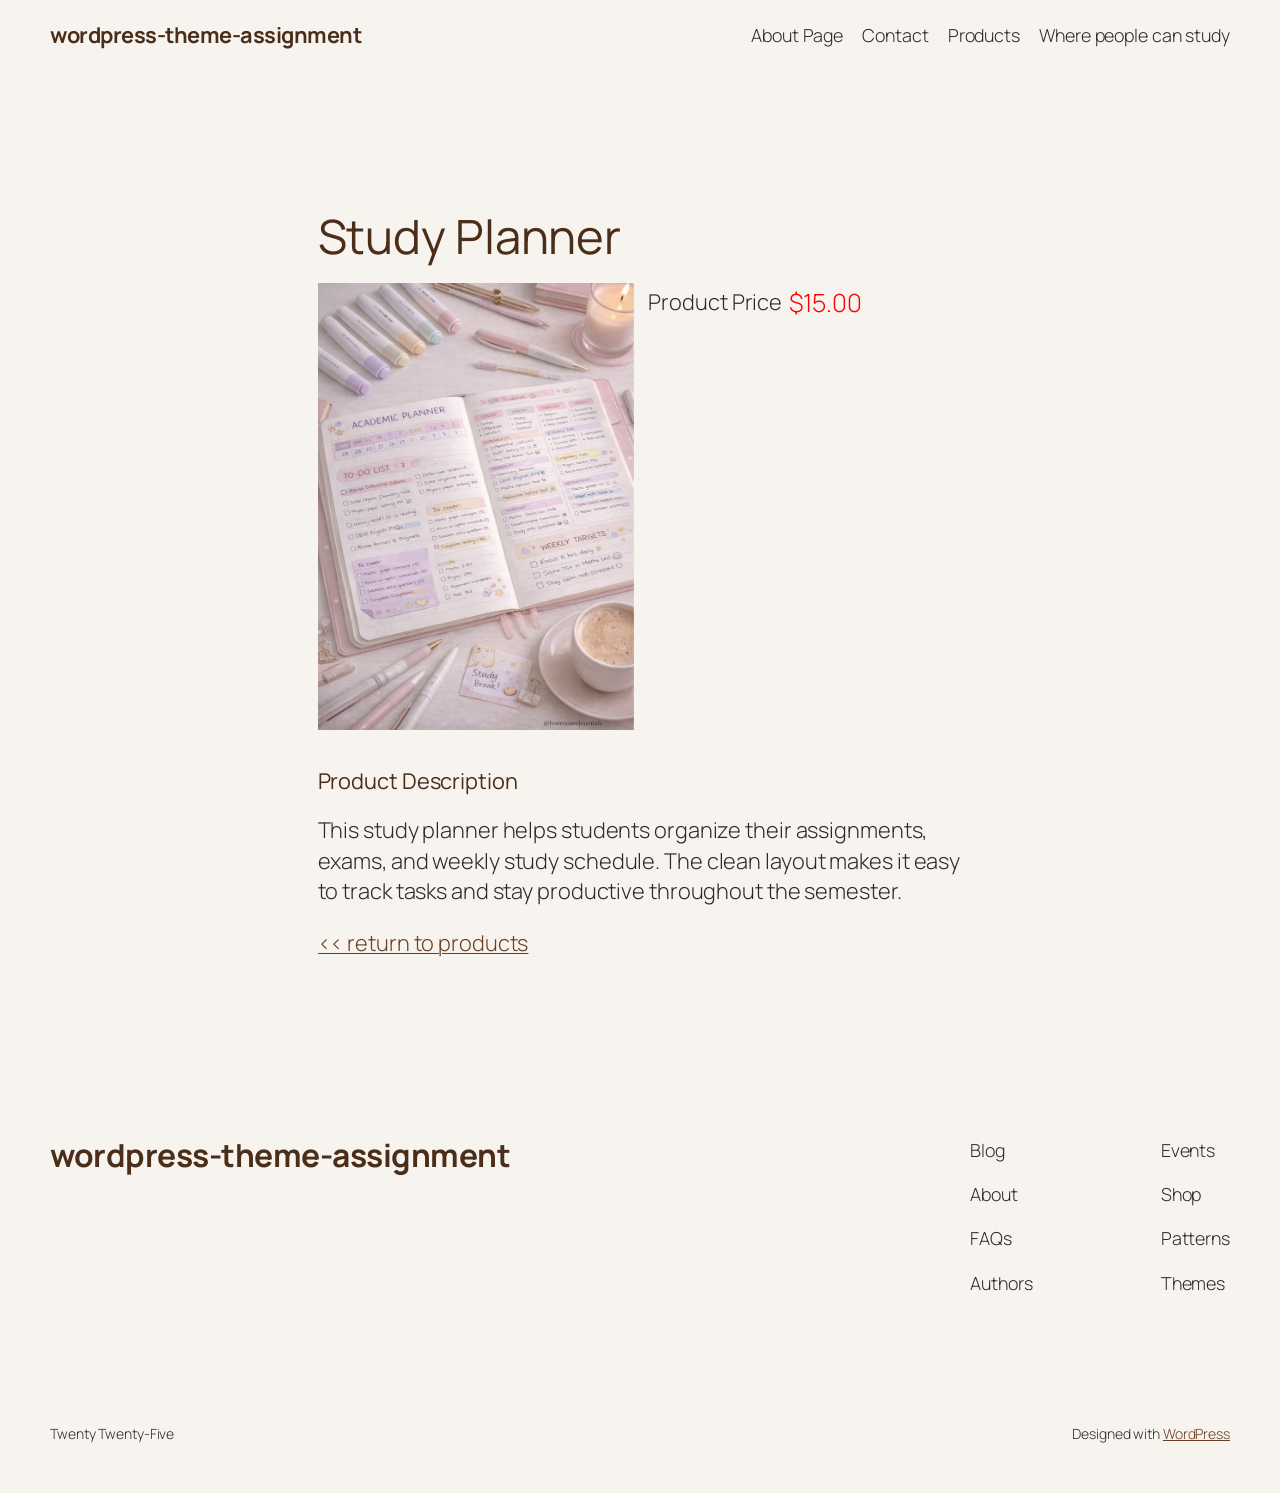
<file: products/study-planner/index.html>
<!DOCTYPE html>
<html lang="en-CA">
<head>
	<meta charset="UTF-8" />
	<meta name="viewport" content="width=device-width, initial-scale=1" />
<meta name='robots' content='max-image-preview:large' />
<title>Study Planner &#8211; wordpress-theme-assignment</title>
<link rel='dns-prefetch' href='//localhost' />
<link rel="alternate" type="application/rss+xml" title="wordpress-theme-assignment &raquo; Feed" href="/feed/" />
<link rel="alternate" type="application/rss+xml" title="wordpress-theme-assignment &raquo; Comments Feed" href="/comments/feed/" />
<link rel="alternate" title="oEmbed (JSON)" type="application/json+oembed" href="/wp-json/oembed/1.0/embed?url=http%3A%2F%2Flocalhost%3A8000%2Fproducts%2Fstudy-planner%2F" />
<link rel="alternate" title="oEmbed (XML)" type="text/xml+oembed" href="/wp-json/oembed/1.0/embed?url=http%3A%2F%2Flocalhost%3A8000%2Fproducts%2Fstudy-planner%2F&#038;format=xml" />
<script async src="https://www.googletagmanager.com/gtag/js?id=G-KFEBW7Q2V1"></script>
<script>
var tinyGtagJsOptions = {"ga4":"G-KFEBW7Q2V1"};
window.dataLayer || (dataLayer = []);
function gtag(){dataLayer.push(arguments);}
gtag('js', new Date());
gtag('config', "G-KFEBW7Q2V1");
</script>
<style id='wp-img-auto-sizes-contain-inline-css'>
img:is([sizes=auto i],[sizes^="auto," i]){contain-intrinsic-size:3000px 1500px}
/*# sourceURL=wp-img-auto-sizes-contain-inline-css */
</style>
<style id='wp-block-site-title-inline-css'>
.wp-block-site-title{box-sizing:border-box}.wp-block-site-title :where(a){color:inherit;font-family:inherit;font-size:inherit;font-style:inherit;font-weight:inherit;letter-spacing:inherit;line-height:inherit;text-decoration:inherit}
/*# sourceURL=/wp-includes/blocks/site-title/style.min.css */
</style>
<style id='wp-block-page-list-inline-css'>
.wp-block-navigation .wp-block-page-list{align-items:var(--navigation-layout-align,initial);background-color:inherit;display:flex;flex-direction:var(--navigation-layout-direction,initial);flex-wrap:var(--navigation-layout-wrap,wrap);justify-content:var(--navigation-layout-justify,initial)}.wp-block-navigation .wp-block-navigation-item{background-color:inherit}.wp-block-page-list{box-sizing:border-box}
/*# sourceURL=/wp-includes/blocks/page-list/style.min.css */
</style>
<style id='wp-block-navigation-inline-css'>
.wp-block-navigation{position:relative}.wp-block-navigation ul{margin-bottom:0;margin-left:0;margin-top:0;padding-left:0}.wp-block-navigation ul,.wp-block-navigation ul li{list-style:none;padding:0}.wp-block-navigation .wp-block-navigation-item{align-items:center;background-color:inherit;display:flex;position:relative}.wp-block-navigation .wp-block-navigation-item .wp-block-navigation__submenu-container:empty{display:none}.wp-block-navigation .wp-block-navigation-item__content{display:block;z-index:1}.wp-block-navigation .wp-block-navigation-item__content.wp-block-navigation-item__content{color:inherit}.wp-block-navigation.has-text-decoration-underline .wp-block-navigation-item__content,.wp-block-navigation.has-text-decoration-underline .wp-block-navigation-item__content:active,.wp-block-navigation.has-text-decoration-underline .wp-block-navigation-item__content:focus{text-decoration:underline}.wp-block-navigation.has-text-decoration-line-through .wp-block-navigation-item__content,.wp-block-navigation.has-text-decoration-line-through .wp-block-navigation-item__content:active,.wp-block-navigation.has-text-decoration-line-through .wp-block-navigation-item__content:focus{text-decoration:line-through}.wp-block-navigation :where(a),.wp-block-navigation :where(a:active),.wp-block-navigation :where(a:focus){text-decoration:none}.wp-block-navigation .wp-block-navigation__submenu-icon{align-self:center;background-color:inherit;border:none;color:currentColor;display:inline-block;font-size:inherit;height:.6em;line-height:0;margin-left:.25em;padding:0;width:.6em}.wp-block-navigation .wp-block-navigation__submenu-icon svg{display:inline-block;stroke:currentColor;height:inherit;margin-top:.075em;width:inherit}.wp-block-navigation{--navigation-layout-justification-setting:flex-start;--navigation-layout-direction:row;--navigation-layout-wrap:wrap;--navigation-layout-justify:flex-start;--navigation-layout-align:center}.wp-block-navigation.is-vertical{--navigation-layout-direction:column;--navigation-layout-justify:initial;--navigation-layout-align:flex-start}.wp-block-navigation.no-wrap{--navigation-layout-wrap:nowrap}.wp-block-navigation.items-justified-center{--navigation-layout-justification-setting:center;--navigation-layout-justify:center}.wp-block-navigation.items-justified-center.is-vertical{--navigation-layout-align:center}.wp-block-navigation.items-justified-right{--navigation-layout-justification-setting:flex-end;--navigation-layout-justify:flex-end}.wp-block-navigation.items-justified-right.is-vertical{--navigation-layout-align:flex-end}.wp-block-navigation.items-justified-space-between{--navigation-layout-justification-setting:space-between;--navigation-layout-justify:space-between}.wp-block-navigation .has-child .wp-block-navigation__submenu-container{align-items:normal;background-color:inherit;color:inherit;display:flex;flex-direction:column;opacity:0;position:absolute;z-index:2}@media not (prefers-reduced-motion){.wp-block-navigation .has-child .wp-block-navigation__submenu-container{transition:opacity .1s linear}}.wp-block-navigation .has-child .wp-block-navigation__submenu-container{height:0;overflow:hidden;visibility:hidden;width:0}.wp-block-navigation .has-child .wp-block-navigation__submenu-container>.wp-block-navigation-item>.wp-block-navigation-item__content{display:flex;flex-grow:1;padding:.5em 1em}.wp-block-navigation .has-child .wp-block-navigation__submenu-container>.wp-block-navigation-item>.wp-block-navigation-item__content .wp-block-navigation__submenu-icon{margin-left:auto;margin-right:0}.wp-block-navigation .has-child .wp-block-navigation__submenu-container .wp-block-navigation-item__content{margin:0}.wp-block-navigation .has-child .wp-block-navigation__submenu-container{left:-1px;top:100%}@media (min-width:782px){.wp-block-navigation .has-child .wp-block-navigation__submenu-container .wp-block-navigation__submenu-container{left:100%;top:-1px}.wp-block-navigation .has-child .wp-block-navigation__submenu-container .wp-block-navigation__submenu-container:before{background:#0000;content:"";display:block;height:100%;position:absolute;right:100%;width:.5em}.wp-block-navigation .has-child .wp-block-navigation__submenu-container .wp-block-navigation__submenu-icon{margin-right:.25em}.wp-block-navigation .has-child .wp-block-navigation__submenu-container .wp-block-navigation__submenu-icon svg{transform:rotate(-90deg)}}.wp-block-navigation .has-child .wp-block-navigation-submenu__toggle[aria-expanded=true]~.wp-block-navigation__submenu-container,.wp-block-navigation .has-child:not(.open-on-click):hover>.wp-block-navigation__submenu-container,.wp-block-navigation .has-child:not(.open-on-click):not(.open-on-hover-click):focus-within>.wp-block-navigation__submenu-container{height:auto;min-width:200px;opacity:1;overflow:visible;visibility:visible;width:auto}.wp-block-navigation.has-background .has-child .wp-block-navigation__submenu-container{left:0;top:100%}@media (min-width:782px){.wp-block-navigation.has-background .has-child .wp-block-navigation__submenu-container .wp-block-navigation__submenu-container{left:100%;top:0}}.wp-block-navigation-submenu{display:flex;position:relative}.wp-block-navigation-submenu .wp-block-navigation__submenu-icon svg{stroke:currentColor}button.wp-block-navigation-item__content{background-color:initial;border:none;color:currentColor;font-family:inherit;font-size:inherit;font-style:inherit;font-weight:inherit;letter-spacing:inherit;line-height:inherit;text-align:left;text-transform:inherit}.wp-block-navigation-submenu__toggle{cursor:pointer}.wp-block-navigation-submenu__toggle[aria-expanded=true]+.wp-block-navigation__submenu-icon>svg,.wp-block-navigation-submenu__toggle[aria-expanded=true]>svg{transform:rotate(180deg)}.wp-block-navigation-item.open-on-click .wp-block-navigation-submenu__toggle{padding-left:0;padding-right:.85em}.wp-block-navigation-item.open-on-click .wp-block-navigation-submenu__toggle+.wp-block-navigation__submenu-icon{margin-left:-.6em;pointer-events:none}.wp-block-navigation-item.open-on-click button.wp-block-navigation-item__content:not(.wp-block-navigation-submenu__toggle){padding:0}.wp-block-navigation .wp-block-page-list,.wp-block-navigation__container,.wp-block-navigation__responsive-close,.wp-block-navigation__responsive-container,.wp-block-navigation__responsive-container-content,.wp-block-navigation__responsive-dialog{gap:inherit}:where(.wp-block-navigation.has-background .wp-block-navigation-item a:not(.wp-element-button)),:where(.wp-block-navigation.has-background .wp-block-navigation-submenu a:not(.wp-element-button)){padding:.5em 1em}:where(.wp-block-navigation .wp-block-navigation__submenu-container .wp-block-navigation-item a:not(.wp-element-button)),:where(.wp-block-navigation .wp-block-navigation__submenu-container .wp-block-navigation-submenu a:not(.wp-element-button)),:where(.wp-block-navigation .wp-block-navigation__submenu-container .wp-block-navigation-submenu button.wp-block-navigation-item__content),:where(.wp-block-navigation .wp-block-navigation__submenu-container .wp-block-pages-list__item button.wp-block-navigation-item__content){padding:.5em 1em}.wp-block-navigation.items-justified-right .wp-block-navigation__container .has-child .wp-block-navigation__submenu-container,.wp-block-navigation.items-justified-right .wp-block-page-list>.has-child .wp-block-navigation__submenu-container,.wp-block-navigation.items-justified-space-between .wp-block-page-list>.has-child:last-child .wp-block-navigation__submenu-container,.wp-block-navigation.items-justified-space-between>.wp-block-navigation__container>.has-child:last-child .wp-block-navigation__submenu-container{left:auto;right:0}.wp-block-navigation.items-justified-right .wp-block-navigation__container .has-child .wp-block-navigation__submenu-container .wp-block-navigation__submenu-container,.wp-block-navigation.items-justified-right .wp-block-page-list>.has-child .wp-block-navigation__submenu-container .wp-block-navigation__submenu-container,.wp-block-navigation.items-justified-space-between .wp-block-page-list>.has-child:last-child .wp-block-navigation__submenu-container .wp-block-navigation__submenu-container,.wp-block-navigation.items-justified-space-between>.wp-block-navigation__container>.has-child:last-child .wp-block-navigation__submenu-container .wp-block-navigation__submenu-container{left:-1px;right:-1px}@media (min-width:782px){.wp-block-navigation.items-justified-right .wp-block-navigation__container .has-child .wp-block-navigation__submenu-container .wp-block-navigation__submenu-container,.wp-block-navigation.items-justified-right .wp-block-page-list>.has-child .wp-block-navigation__submenu-container .wp-block-navigation__submenu-container,.wp-block-navigation.items-justified-space-between .wp-block-page-list>.has-child:last-child .wp-block-navigation__submenu-container .wp-block-navigation__submenu-container,.wp-block-navigation.items-justified-space-between>.wp-block-navigation__container>.has-child:last-child .wp-block-navigation__submenu-container .wp-block-navigation__submenu-container{left:auto;right:100%}}.wp-block-navigation:not(.has-background) .wp-block-navigation__submenu-container{background-color:#fff;border:1px solid #00000026}.wp-block-navigation.has-background .wp-block-navigation__submenu-container{background-color:inherit}.wp-block-navigation:not(.has-text-color) .wp-block-navigation__submenu-container{color:#000}.wp-block-navigation__container{align-items:var(--navigation-layout-align,initial);display:flex;flex-direction:var(--navigation-layout-direction,initial);flex-wrap:var(--navigation-layout-wrap,wrap);justify-content:var(--navigation-layout-justify,initial);list-style:none;margin:0;padding-left:0}.wp-block-navigation__container .is-responsive{display:none}.wp-block-navigation__container:only-child,.wp-block-page-list:only-child{flex-grow:1}@keyframes overlay-menu__fade-in-animation{0%{opacity:0;transform:translateY(.5em)}to{opacity:1;transform:translateY(0)}}.wp-block-navigation__responsive-container{bottom:0;display:none;left:0;position:fixed;right:0;top:0}.wp-block-navigation__responsive-container :where(.wp-block-navigation-item a){color:inherit}.wp-block-navigation__responsive-container .wp-block-navigation__responsive-container-content{align-items:var(--navigation-layout-align,initial);display:flex;flex-direction:var(--navigation-layout-direction,initial);flex-wrap:var(--navigation-layout-wrap,wrap);justify-content:var(--navigation-layout-justify,initial)}.wp-block-navigation__responsive-container:not(.is-menu-open.is-menu-open){background-color:inherit!important;color:inherit!important}.wp-block-navigation__responsive-container.is-menu-open{background-color:inherit;display:flex;flex-direction:column}@media not (prefers-reduced-motion){.wp-block-navigation__responsive-container.is-menu-open{animation:overlay-menu__fade-in-animation .1s ease-out;animation-fill-mode:forwards}}.wp-block-navigation__responsive-container.is-menu-open{overflow:auto;padding:clamp(1rem,var(--wp--style--root--padding-top),20rem) clamp(1rem,var(--wp--style--root--padding-right),20rem) clamp(1rem,var(--wp--style--root--padding-bottom),20rem) clamp(1rem,var(--wp--style--root--padding-left),20rem);z-index:100000}.wp-block-navigation__responsive-container.is-menu-open .wp-block-navigation__responsive-container-content{align-items:var(--navigation-layout-justification-setting,inherit);display:flex;flex-direction:column;flex-wrap:nowrap;overflow:visible;padding-top:calc(2rem + 24px)}.wp-block-navigation__responsive-container.is-menu-open .wp-block-navigation__responsive-container-content,.wp-block-navigation__responsive-container.is-menu-open .wp-block-navigation__responsive-container-content .wp-block-navigation__container,.wp-block-navigation__responsive-container.is-menu-open .wp-block-navigation__responsive-container-content .wp-block-page-list{justify-content:flex-start}.wp-block-navigation__responsive-container.is-menu-open .wp-block-navigation__responsive-container-content .wp-block-navigation__submenu-icon{display:none}.wp-block-navigation__responsive-container.is-menu-open .wp-block-navigation__responsive-container-content .has-child .wp-block-navigation__submenu-container{border:none;height:auto;min-width:200px;opacity:1;overflow:initial;padding-left:2rem;padding-right:2rem;position:static;visibility:visible;width:auto}.wp-block-navigation__responsive-container.is-menu-open .wp-block-navigation__responsive-container-content .wp-block-navigation__container,.wp-block-navigation__responsive-container.is-menu-open .wp-block-navigation__responsive-container-content .wp-block-navigation__submenu-container{gap:inherit}.wp-block-navigation__responsive-container.is-menu-open .wp-block-navigation__responsive-container-content .wp-block-navigation__submenu-container{padding-top:var(--wp--style--block-gap,2em)}.wp-block-navigation__responsive-container.is-menu-open .wp-block-navigation__responsive-container-content .wp-block-navigation-item__content{padding:0}.wp-block-navigation__responsive-container.is-menu-open .wp-block-navigation__responsive-container-content .wp-block-navigation-item,.wp-block-navigation__responsive-container.is-menu-open .wp-block-navigation__responsive-container-content .wp-block-navigation__container,.wp-block-navigation__responsive-container.is-menu-open .wp-block-navigation__responsive-container-content .wp-block-page-list{align-items:var(--navigation-layout-justification-setting,initial);display:flex;flex-direction:column}.wp-block-navigation__responsive-container.is-menu-open .wp-block-navigation-item,.wp-block-navigation__responsive-container.is-menu-open .wp-block-navigation-item .wp-block-navigation__submenu-container,.wp-block-navigation__responsive-container.is-menu-open .wp-block-navigation__container,.wp-block-navigation__responsive-container.is-menu-open .wp-block-page-list{background:#0000!important;color:inherit!important}.wp-block-navigation__responsive-container.is-menu-open .wp-block-navigation__submenu-container.wp-block-navigation__submenu-container.wp-block-navigation__submenu-container.wp-block-navigation__submenu-container{left:auto;right:auto}@media (min-width:600px){.wp-block-navigation__responsive-container:not(.hidden-by-default):not(.is-menu-open){background-color:inherit;display:block;position:relative;width:100%;z-index:auto}.wp-block-navigation__responsive-container:not(.hidden-by-default):not(.is-menu-open) .wp-block-navigation__responsive-container-close{display:none}.wp-block-navigation__responsive-container.is-menu-open .wp-block-navigation__submenu-container.wp-block-navigation__submenu-container.wp-block-navigation__submenu-container.wp-block-navigation__submenu-container{left:0}}.wp-block-navigation:not(.has-background) .wp-block-navigation__responsive-container.is-menu-open{background-color:#fff}.wp-block-navigation:not(.has-text-color) .wp-block-navigation__responsive-container.is-menu-open{color:#000}.wp-block-navigation__toggle_button_label{font-size:1rem;font-weight:700}.wp-block-navigation__responsive-container-close,.wp-block-navigation__responsive-container-open{background:#0000;border:none;color:currentColor;cursor:pointer;margin:0;padding:0;text-transform:inherit;vertical-align:middle}.wp-block-navigation__responsive-container-close svg,.wp-block-navigation__responsive-container-open svg{fill:currentColor;display:block;height:24px;pointer-events:none;width:24px}.wp-block-navigation__responsive-container-open{display:flex}.wp-block-navigation__responsive-container-open.wp-block-navigation__responsive-container-open.wp-block-navigation__responsive-container-open{font-family:inherit;font-size:inherit;font-weight:inherit}@media (min-width:600px){.wp-block-navigation__responsive-container-open:not(.always-shown){display:none}}.wp-block-navigation__responsive-container-close{position:absolute;right:0;top:0;z-index:2}.wp-block-navigation__responsive-container-close.wp-block-navigation__responsive-container-close.wp-block-navigation__responsive-container-close{font-family:inherit;font-size:inherit;font-weight:inherit}.wp-block-navigation__responsive-close{width:100%}.has-modal-open .wp-block-navigation__responsive-close{margin-left:auto;margin-right:auto;max-width:var(--wp--style--global--wide-size,100%)}.wp-block-navigation__responsive-close:focus{outline:none}.is-menu-open .wp-block-navigation__responsive-close,.is-menu-open .wp-block-navigation__responsive-container-content,.is-menu-open .wp-block-navigation__responsive-dialog{box-sizing:border-box}.wp-block-navigation__responsive-dialog{position:relative}.has-modal-open .admin-bar .is-menu-open .wp-block-navigation__responsive-dialog{margin-top:46px}@media (min-width:782px){.has-modal-open .admin-bar .is-menu-open .wp-block-navigation__responsive-dialog{margin-top:32px}}html.has-modal-open{overflow:hidden}
/*# sourceURL=/wp-includes/blocks/navigation/style.min.css */
</style>
<style id='wp-block-group-inline-css'>
.wp-block-group{box-sizing:border-box}:where(.wp-block-group.wp-block-group-is-layout-constrained){position:relative}
/*# sourceURL=/wp-includes/blocks/group/style.min.css */
</style>
<style id='wp-block-post-title-inline-css'>
.wp-block-post-title{box-sizing:border-box;word-break:break-word}.wp-block-post-title :where(a){display:inline-block;font-family:inherit;font-size:inherit;font-style:inherit;font-weight:inherit;letter-spacing:inherit;line-height:inherit;text-decoration:inherit}
/*# sourceURL=/wp-includes/blocks/post-title/style.min.css */
</style>
<link rel='stylesheet' id='dashicons-css' href='/wp-includes/css/dashicons.min.css?ver=6.9.4' media='all' />
<link rel='stylesheet' id='al_product_styles-css' href='/wp-content/plugins/ecommerce-product-catalog/css/al_product.min.css?timestamp=1773449372&#038;ver=6.9.4' media='all' />
<style id='wp-block-paragraph-inline-css'>
.is-small-text{font-size:.875em}.is-regular-text{font-size:1em}.is-large-text{font-size:2.25em}.is-larger-text{font-size:3em}.has-drop-cap:not(:focus):first-letter{float:left;font-size:8.4em;font-style:normal;font-weight:100;line-height:.68;margin:.05em .1em 0 0;text-transform:uppercase}body.rtl .has-drop-cap:not(:focus):first-letter{float:none;margin-left:.1em}p.has-drop-cap.has-background{overflow:hidden}:root :where(p.has-background){padding:1.25em 2.375em}:where(p.has-text-color:not(.has-link-color)) a{color:inherit}p.has-text-align-left[style*="writing-mode:vertical-lr"],p.has-text-align-right[style*="writing-mode:vertical-rl"]{rotate:180deg}
/*# sourceURL=/wp-includes/blocks/paragraph/style.min.css */
</style>
<style id='wp-block-post-content-inline-css'>
.wp-block-post-content{display:flow-root}
/*# sourceURL=/wp-includes/blocks/post-content/style.min.css */
</style>
<style id='wp-block-spacer-inline-css'>
.wp-block-spacer{clear:both}
/*# sourceURL=/wp-includes/blocks/spacer/style.min.css */
</style>
<style id='wp-block-columns-inline-css'>
.wp-block-columns{box-sizing:border-box;display:flex;flex-wrap:wrap!important}@media (min-width:782px){.wp-block-columns{flex-wrap:nowrap!important}}.wp-block-columns{align-items:normal!important}.wp-block-columns.are-vertically-aligned-top{align-items:flex-start}.wp-block-columns.are-vertically-aligned-center{align-items:center}.wp-block-columns.are-vertically-aligned-bottom{align-items:flex-end}@media (max-width:781px){.wp-block-columns:not(.is-not-stacked-on-mobile)>.wp-block-column{flex-basis:100%!important}}@media (min-width:782px){.wp-block-columns:not(.is-not-stacked-on-mobile)>.wp-block-column{flex-basis:0;flex-grow:1}.wp-block-columns:not(.is-not-stacked-on-mobile)>.wp-block-column[style*=flex-basis]{flex-grow:0}}.wp-block-columns.is-not-stacked-on-mobile{flex-wrap:nowrap!important}.wp-block-columns.is-not-stacked-on-mobile>.wp-block-column{flex-basis:0;flex-grow:1}.wp-block-columns.is-not-stacked-on-mobile>.wp-block-column[style*=flex-basis]{flex-grow:0}:where(.wp-block-columns){margin-bottom:1.75em}:where(.wp-block-columns.has-background){padding:1.25em 2.375em}.wp-block-column{flex-grow:1;min-width:0;overflow-wrap:break-word;word-break:break-word}.wp-block-column.is-vertically-aligned-top{align-self:flex-start}.wp-block-column.is-vertically-aligned-center{align-self:center}.wp-block-column.is-vertically-aligned-bottom{align-self:flex-end}.wp-block-column.is-vertically-aligned-stretch{align-self:stretch}.wp-block-column.is-vertically-aligned-bottom,.wp-block-column.is-vertically-aligned-center,.wp-block-column.is-vertically-aligned-top{width:100%}
/*# sourceURL=/wp-includes/blocks/columns/style.min.css */
</style>
<style id='wp-block-navigation-link-inline-css'>
.wp-block-navigation .wp-block-navigation-item__label{overflow-wrap:break-word}.wp-block-navigation .wp-block-navigation-item__description{display:none}.link-ui-tools{outline:1px solid #f0f0f0;padding:8px}.link-ui-block-inserter{padding-top:8px}.link-ui-block-inserter__back{margin-left:8px;text-transform:uppercase}
/*# sourceURL=/wp-includes/blocks/navigation-link/style.min.css */
</style>
<style id='wp-emoji-styles-inline-css'>

	img.wp-smiley, img.emoji {
		display: inline !important;
		border: none !important;
		box-shadow: none !important;
		height: 1em !important;
		width: 1em !important;
		margin: 0 0.07em !important;
		vertical-align: -0.1em !important;
		background: none !important;
		padding: 0 !important;
	}
/*# sourceURL=wp-emoji-styles-inline-css */
</style>
<style id='wp-block-library-inline-css'>
:root{--wp-block-synced-color:#7a00df;--wp-block-synced-color--rgb:122,0,223;--wp-bound-block-color:var(--wp-block-synced-color);--wp-editor-canvas-background:#ddd;--wp-admin-theme-color:#007cba;--wp-admin-theme-color--rgb:0,124,186;--wp-admin-theme-color-darker-10:#006ba1;--wp-admin-theme-color-darker-10--rgb:0,107,160.5;--wp-admin-theme-color-darker-20:#005a87;--wp-admin-theme-color-darker-20--rgb:0,90,135;--wp-admin-border-width-focus:2px}@media (min-resolution:192dpi){:root{--wp-admin-border-width-focus:1.5px}}.wp-element-button{cursor:pointer}:root .has-very-light-gray-background-color{background-color:#eee}:root .has-very-dark-gray-background-color{background-color:#313131}:root .has-very-light-gray-color{color:#eee}:root .has-very-dark-gray-color{color:#313131}:root .has-vivid-green-cyan-to-vivid-cyan-blue-gradient-background{background:linear-gradient(135deg,#00d084,#0693e3)}:root .has-purple-crush-gradient-background{background:linear-gradient(135deg,#34e2e4,#4721fb 50%,#ab1dfe)}:root .has-hazy-dawn-gradient-background{background:linear-gradient(135deg,#faaca8,#dad0ec)}:root .has-subdued-olive-gradient-background{background:linear-gradient(135deg,#fafae1,#67a671)}:root .has-atomic-cream-gradient-background{background:linear-gradient(135deg,#fdd79a,#004a59)}:root .has-nightshade-gradient-background{background:linear-gradient(135deg,#330968,#31cdcf)}:root .has-midnight-gradient-background{background:linear-gradient(135deg,#020381,#2874fc)}:root{--wp--preset--font-size--normal:16px;--wp--preset--font-size--huge:42px}.has-regular-font-size{font-size:1em}.has-larger-font-size{font-size:2.625em}.has-normal-font-size{font-size:var(--wp--preset--font-size--normal)}.has-huge-font-size{font-size:var(--wp--preset--font-size--huge)}.has-text-align-center{text-align:center}.has-text-align-left{text-align:left}.has-text-align-right{text-align:right}.has-fit-text{white-space:nowrap!important}#end-resizable-editor-section{display:none}.aligncenter{clear:both}.items-justified-left{justify-content:flex-start}.items-justified-center{justify-content:center}.items-justified-right{justify-content:flex-end}.items-justified-space-between{justify-content:space-between}.screen-reader-text{border:0;clip-path:inset(50%);height:1px;margin:-1px;overflow:hidden;padding:0;position:absolute;width:1px;word-wrap:normal!important}.screen-reader-text:focus{background-color:#ddd;clip-path:none;color:#444;display:block;font-size:1em;height:auto;left:5px;line-height:normal;padding:15px 23px 14px;text-decoration:none;top:5px;width:auto;z-index:100000}html :where(.has-border-color){border-style:solid}html :where([style*=border-top-color]){border-top-style:solid}html :where([style*=border-right-color]){border-right-style:solid}html :where([style*=border-bottom-color]){border-bottom-style:solid}html :where([style*=border-left-color]){border-left-style:solid}html :where([style*=border-width]){border-style:solid}html :where([style*=border-top-width]){border-top-style:solid}html :where([style*=border-right-width]){border-right-style:solid}html :where([style*=border-bottom-width]){border-bottom-style:solid}html :where([style*=border-left-width]){border-left-style:solid}html :where(img[class*=wp-image-]){height:auto;max-width:100%}:where(figure){margin:0 0 1em}html :where(.is-position-sticky){--wp-admin--admin-bar--position-offset:var(--wp-admin--admin-bar--height,0px)}@media screen and (max-width:600px){html :where(.is-position-sticky){--wp-admin--admin-bar--position-offset:0px}}
/*# sourceURL=/wp-includes/css/dist/block-library/common.min.css */
</style>
<link rel='stylesheet' id='ic_blocks-css' href='/wp-content/plugins/ecommerce-product-catalog/includes/blocks/ic-blocks.min.css?timestamp=1773449372&#038;ver=6.9.4' media='all' />
<style id='global-styles-inline-css'>
:root{--wp--preset--aspect-ratio--square: 1;--wp--preset--aspect-ratio--4-3: 4/3;--wp--preset--aspect-ratio--3-4: 3/4;--wp--preset--aspect-ratio--3-2: 3/2;--wp--preset--aspect-ratio--2-3: 2/3;--wp--preset--aspect-ratio--16-9: 16/9;--wp--preset--aspect-ratio--9-16: 9/16;--wp--preset--color--black: #000000;--wp--preset--color--cyan-bluish-gray: #abb8c3;--wp--preset--color--white: #ffffff;--wp--preset--color--pale-pink: #f78da7;--wp--preset--color--vivid-red: #cf2e2e;--wp--preset--color--luminous-vivid-orange: #ff6900;--wp--preset--color--luminous-vivid-amber: #fcb900;--wp--preset--color--light-green-cyan: #7bdcb5;--wp--preset--color--vivid-green-cyan: #00d084;--wp--preset--color--pale-cyan-blue: #8ed1fc;--wp--preset--color--vivid-cyan-blue: #0693e3;--wp--preset--color--vivid-purple: #9b51e0;--wp--preset--color--base: #FFFFFF;--wp--preset--color--contrast: #111111;--wp--preset--color--accent-1: #FFEE58;--wp--preset--color--accent-2: #F6CFF4;--wp--preset--color--accent-3: #503AA8;--wp--preset--color--accent-4: #686868;--wp--preset--color--accent-5: #FBFAF3;--wp--preset--color--accent-6: color-mix(in srgb, currentColor 20%, transparent);--wp--preset--gradient--vivid-cyan-blue-to-vivid-purple: linear-gradient(135deg,rgb(6,147,227) 0%,rgb(155,81,224) 100%);--wp--preset--gradient--light-green-cyan-to-vivid-green-cyan: linear-gradient(135deg,rgb(122,220,180) 0%,rgb(0,208,130) 100%);--wp--preset--gradient--luminous-vivid-amber-to-luminous-vivid-orange: linear-gradient(135deg,rgb(252,185,0) 0%,rgb(255,105,0) 100%);--wp--preset--gradient--luminous-vivid-orange-to-vivid-red: linear-gradient(135deg,rgb(255,105,0) 0%,rgb(207,46,46) 100%);--wp--preset--gradient--very-light-gray-to-cyan-bluish-gray: linear-gradient(135deg,rgb(238,238,238) 0%,rgb(169,184,195) 100%);--wp--preset--gradient--cool-to-warm-spectrum: linear-gradient(135deg,rgb(74,234,220) 0%,rgb(151,120,209) 20%,rgb(207,42,186) 40%,rgb(238,44,130) 60%,rgb(251,105,98) 80%,rgb(254,248,76) 100%);--wp--preset--gradient--blush-light-purple: linear-gradient(135deg,rgb(255,206,236) 0%,rgb(152,150,240) 100%);--wp--preset--gradient--blush-bordeaux: linear-gradient(135deg,rgb(254,205,165) 0%,rgb(254,45,45) 50%,rgb(107,0,62) 100%);--wp--preset--gradient--luminous-dusk: linear-gradient(135deg,rgb(255,203,112) 0%,rgb(199,81,192) 50%,rgb(65,88,208) 100%);--wp--preset--gradient--pale-ocean: linear-gradient(135deg,rgb(255,245,203) 0%,rgb(182,227,212) 50%,rgb(51,167,181) 100%);--wp--preset--gradient--electric-grass: linear-gradient(135deg,rgb(202,248,128) 0%,rgb(113,206,126) 100%);--wp--preset--gradient--midnight: linear-gradient(135deg,rgb(2,3,129) 0%,rgb(40,116,252) 100%);--wp--preset--font-size--small: 0.875rem;--wp--preset--font-size--medium: clamp(1rem, 1rem + ((1vw - 0.2rem) * 0.196), 1.125rem);--wp--preset--font-size--large: clamp(1.125rem, 1.125rem + ((1vw - 0.2rem) * 0.392), 1.375rem);--wp--preset--font-size--x-large: clamp(1.75rem, 1.75rem + ((1vw - 0.2rem) * 0.392), 2rem);--wp--preset--font-size--xx-large: clamp(2.15rem, 2.15rem + ((1vw - 0.2rem) * 1.333), 3rem);--wp--preset--font-family--manrope: Manrope, sans-serif;--wp--preset--font-family--fira-code: "Fira Code", monospace;--wp--preset--spacing--20: 10px;--wp--preset--spacing--30: 20px;--wp--preset--spacing--40: 30px;--wp--preset--spacing--50: clamp(30px, 5vw, 50px);--wp--preset--spacing--60: clamp(30px, 7vw, 70px);--wp--preset--spacing--70: clamp(50px, 7vw, 90px);--wp--preset--spacing--80: clamp(70px, 10vw, 140px);--wp--preset--shadow--natural: 6px 6px 9px rgba(0, 0, 0, 0.2);--wp--preset--shadow--deep: 12px 12px 50px rgba(0, 0, 0, 0.4);--wp--preset--shadow--sharp: 6px 6px 0px rgba(0, 0, 0, 0.2);--wp--preset--shadow--outlined: 6px 6px 0px -3px rgb(255, 255, 255), 6px 6px rgb(0, 0, 0);--wp--preset--shadow--crisp: 6px 6px 0px rgb(0, 0, 0);}:root { --wp--style--global--content-size: 645px;--wp--style--global--wide-size: 1340px; }:where(body) { margin: 0; }.wp-site-blocks { padding-top: var(--wp--style--root--padding-top); padding-bottom: var(--wp--style--root--padding-bottom); }.has-global-padding { padding-right: var(--wp--style--root--padding-right); padding-left: var(--wp--style--root--padding-left); }.has-global-padding > .alignfull { margin-right: calc(var(--wp--style--root--padding-right) * -1); margin-left: calc(var(--wp--style--root--padding-left) * -1); }.has-global-padding :where(:not(.alignfull.is-layout-flow) > .has-global-padding:not(.wp-block-block, .alignfull)) { padding-right: 0; padding-left: 0; }.has-global-padding :where(:not(.alignfull.is-layout-flow) > .has-global-padding:not(.wp-block-block, .alignfull)) > .alignfull { margin-left: 0; margin-right: 0; }.wp-site-blocks > .alignleft { float: left; margin-right: 2em; }.wp-site-blocks > .alignright { float: right; margin-left: 2em; }.wp-site-blocks > .aligncenter { justify-content: center; margin-left: auto; margin-right: auto; }:where(.wp-site-blocks) > * { margin-block-start: 1.2rem; margin-block-end: 0; }:where(.wp-site-blocks) > :first-child { margin-block-start: 0; }:where(.wp-site-blocks) > :last-child { margin-block-end: 0; }:root { --wp--style--block-gap: 1.2rem; }:root :where(.is-layout-flow) > :first-child{margin-block-start: 0;}:root :where(.is-layout-flow) > :last-child{margin-block-end: 0;}:root :where(.is-layout-flow) > *{margin-block-start: 1.2rem;margin-block-end: 0;}:root :where(.is-layout-constrained) > :first-child{margin-block-start: 0;}:root :where(.is-layout-constrained) > :last-child{margin-block-end: 0;}:root :where(.is-layout-constrained) > *{margin-block-start: 1.2rem;margin-block-end: 0;}:root :where(.is-layout-flex){gap: 1.2rem;}:root :where(.is-layout-grid){gap: 1.2rem;}.is-layout-flow > .alignleft{float: left;margin-inline-start: 0;margin-inline-end: 2em;}.is-layout-flow > .alignright{float: right;margin-inline-start: 2em;margin-inline-end: 0;}.is-layout-flow > .aligncenter{margin-left: auto !important;margin-right: auto !important;}.is-layout-constrained > .alignleft{float: left;margin-inline-start: 0;margin-inline-end: 2em;}.is-layout-constrained > .alignright{float: right;margin-inline-start: 2em;margin-inline-end: 0;}.is-layout-constrained > .aligncenter{margin-left: auto !important;margin-right: auto !important;}.is-layout-constrained > :where(:not(.alignleft):not(.alignright):not(.alignfull)){max-width: var(--wp--style--global--content-size);margin-left: auto !important;margin-right: auto !important;}.is-layout-constrained > .alignwide{max-width: var(--wp--style--global--wide-size);}body .is-layout-flex{display: flex;}.is-layout-flex{flex-wrap: wrap;align-items: center;}.is-layout-flex > :is(*, div){margin: 0;}body .is-layout-grid{display: grid;}.is-layout-grid > :is(*, div){margin: 0;}body{background-color: var(--wp--preset--color--base);color: var(--wp--preset--color--contrast);font-family: var(--wp--preset--font-family--manrope);font-size: var(--wp--preset--font-size--large);font-weight: 300;letter-spacing: -0.1px;line-height: 1.4;--wp--style--root--padding-top: 0px;--wp--style--root--padding-right: var(--wp--preset--spacing--50);--wp--style--root--padding-bottom: 0px;--wp--style--root--padding-left: var(--wp--preset--spacing--50);}a:where(:not(.wp-element-button)){color: currentColor;text-decoration: underline;}:root :where(a:where(:not(.wp-element-button)):hover){text-decoration: none;}h1, h2, h3, h4, h5, h6{font-weight: 400;letter-spacing: -0.1px;line-height: 1.125;}h1{font-size: var(--wp--preset--font-size--xx-large);}h2{font-size: var(--wp--preset--font-size--x-large);}h3{font-size: var(--wp--preset--font-size--large);}h4{font-size: var(--wp--preset--font-size--medium);}h5{font-size: var(--wp--preset--font-size--small);letter-spacing: 0.5px;}h6{font-size: var(--wp--preset--font-size--small);font-weight: 700;letter-spacing: 1.4px;text-transform: uppercase;}:root :where(.wp-element-button, .wp-block-button__link){background-color: var(--wp--preset--color--contrast);border-width: 0;color: var(--wp--preset--color--base);font-family: inherit;font-size: var(--wp--preset--font-size--medium);font-style: inherit;font-weight: inherit;letter-spacing: inherit;line-height: inherit;padding-top: 1rem;padding-right: 2.25rem;padding-bottom: 1rem;padding-left: 2.25rem;text-decoration: none;text-transform: inherit;}:root :where(.wp-element-button:hover, .wp-block-button__link:hover){background-color: color-mix(in srgb, var(--wp--preset--color--contrast) 85%, transparent);border-color: transparent;color: var(--wp--preset--color--base);}:root :where(.wp-element-button:focus, .wp-block-button__link:focus){outline-color: var(--wp--preset--color--accent-4);outline-offset: 2px;}:root :where(.wp-element-caption, .wp-block-audio figcaption, .wp-block-embed figcaption, .wp-block-gallery figcaption, .wp-block-image figcaption, .wp-block-table figcaption, .wp-block-video figcaption){font-size: var(--wp--preset--font-size--small);line-height: 1.4;}.has-black-color{color: var(--wp--preset--color--black) !important;}.has-cyan-bluish-gray-color{color: var(--wp--preset--color--cyan-bluish-gray) !important;}.has-white-color{color: var(--wp--preset--color--white) !important;}.has-pale-pink-color{color: var(--wp--preset--color--pale-pink) !important;}.has-vivid-red-color{color: var(--wp--preset--color--vivid-red) !important;}.has-luminous-vivid-orange-color{color: var(--wp--preset--color--luminous-vivid-orange) !important;}.has-luminous-vivid-amber-color{color: var(--wp--preset--color--luminous-vivid-amber) !important;}.has-light-green-cyan-color{color: var(--wp--preset--color--light-green-cyan) !important;}.has-vivid-green-cyan-color{color: var(--wp--preset--color--vivid-green-cyan) !important;}.has-pale-cyan-blue-color{color: var(--wp--preset--color--pale-cyan-blue) !important;}.has-vivid-cyan-blue-color{color: var(--wp--preset--color--vivid-cyan-blue) !important;}.has-vivid-purple-color{color: var(--wp--preset--color--vivid-purple) !important;}.has-base-color{color: var(--wp--preset--color--base) !important;}.has-contrast-color{color: var(--wp--preset--color--contrast) !important;}.has-accent-1-color{color: var(--wp--preset--color--accent-1) !important;}.has-accent-2-color{color: var(--wp--preset--color--accent-2) !important;}.has-accent-3-color{color: var(--wp--preset--color--accent-3) !important;}.has-accent-4-color{color: var(--wp--preset--color--accent-4) !important;}.has-accent-5-color{color: var(--wp--preset--color--accent-5) !important;}.has-accent-6-color{color: var(--wp--preset--color--accent-6) !important;}.has-black-background-color{background-color: var(--wp--preset--color--black) !important;}.has-cyan-bluish-gray-background-color{background-color: var(--wp--preset--color--cyan-bluish-gray) !important;}.has-white-background-color{background-color: var(--wp--preset--color--white) !important;}.has-pale-pink-background-color{background-color: var(--wp--preset--color--pale-pink) !important;}.has-vivid-red-background-color{background-color: var(--wp--preset--color--vivid-red) !important;}.has-luminous-vivid-orange-background-color{background-color: var(--wp--preset--color--luminous-vivid-orange) !important;}.has-luminous-vivid-amber-background-color{background-color: var(--wp--preset--color--luminous-vivid-amber) !important;}.has-light-green-cyan-background-color{background-color: var(--wp--preset--color--light-green-cyan) !important;}.has-vivid-green-cyan-background-color{background-color: var(--wp--preset--color--vivid-green-cyan) !important;}.has-pale-cyan-blue-background-color{background-color: var(--wp--preset--color--pale-cyan-blue) !important;}.has-vivid-cyan-blue-background-color{background-color: var(--wp--preset--color--vivid-cyan-blue) !important;}.has-vivid-purple-background-color{background-color: var(--wp--preset--color--vivid-purple) !important;}.has-base-background-color{background-color: var(--wp--preset--color--base) !important;}.has-contrast-background-color{background-color: var(--wp--preset--color--contrast) !important;}.has-accent-1-background-color{background-color: var(--wp--preset--color--accent-1) !important;}.has-accent-2-background-color{background-color: var(--wp--preset--color--accent-2) !important;}.has-accent-3-background-color{background-color: var(--wp--preset--color--accent-3) !important;}.has-accent-4-background-color{background-color: var(--wp--preset--color--accent-4) !important;}.has-accent-5-background-color{background-color: var(--wp--preset--color--accent-5) !important;}.has-accent-6-background-color{background-color: var(--wp--preset--color--accent-6) !important;}.has-black-border-color{border-color: var(--wp--preset--color--black) !important;}.has-cyan-bluish-gray-border-color{border-color: var(--wp--preset--color--cyan-bluish-gray) !important;}.has-white-border-color{border-color: var(--wp--preset--color--white) !important;}.has-pale-pink-border-color{border-color: var(--wp--preset--color--pale-pink) !important;}.has-vivid-red-border-color{border-color: var(--wp--preset--color--vivid-red) !important;}.has-luminous-vivid-orange-border-color{border-color: var(--wp--preset--color--luminous-vivid-orange) !important;}.has-luminous-vivid-amber-border-color{border-color: var(--wp--preset--color--luminous-vivid-amber) !important;}.has-light-green-cyan-border-color{border-color: var(--wp--preset--color--light-green-cyan) !important;}.has-vivid-green-cyan-border-color{border-color: var(--wp--preset--color--vivid-green-cyan) !important;}.has-pale-cyan-blue-border-color{border-color: var(--wp--preset--color--pale-cyan-blue) !important;}.has-vivid-cyan-blue-border-color{border-color: var(--wp--preset--color--vivid-cyan-blue) !important;}.has-vivid-purple-border-color{border-color: var(--wp--preset--color--vivid-purple) !important;}.has-base-border-color{border-color: var(--wp--preset--color--base) !important;}.has-contrast-border-color{border-color: var(--wp--preset--color--contrast) !important;}.has-accent-1-border-color{border-color: var(--wp--preset--color--accent-1) !important;}.has-accent-2-border-color{border-color: var(--wp--preset--color--accent-2) !important;}.has-accent-3-border-color{border-color: var(--wp--preset--color--accent-3) !important;}.has-accent-4-border-color{border-color: var(--wp--preset--color--accent-4) !important;}.has-accent-5-border-color{border-color: var(--wp--preset--color--accent-5) !important;}.has-accent-6-border-color{border-color: var(--wp--preset--color--accent-6) !important;}.has-vivid-cyan-blue-to-vivid-purple-gradient-background{background: var(--wp--preset--gradient--vivid-cyan-blue-to-vivid-purple) !important;}.has-light-green-cyan-to-vivid-green-cyan-gradient-background{background: var(--wp--preset--gradient--light-green-cyan-to-vivid-green-cyan) !important;}.has-luminous-vivid-amber-to-luminous-vivid-orange-gradient-background{background: var(--wp--preset--gradient--luminous-vivid-amber-to-luminous-vivid-orange) !important;}.has-luminous-vivid-orange-to-vivid-red-gradient-background{background: var(--wp--preset--gradient--luminous-vivid-orange-to-vivid-red) !important;}.has-very-light-gray-to-cyan-bluish-gray-gradient-background{background: var(--wp--preset--gradient--very-light-gray-to-cyan-bluish-gray) !important;}.has-cool-to-warm-spectrum-gradient-background{background: var(--wp--preset--gradient--cool-to-warm-spectrum) !important;}.has-blush-light-purple-gradient-background{background: var(--wp--preset--gradient--blush-light-purple) !important;}.has-blush-bordeaux-gradient-background{background: var(--wp--preset--gradient--blush-bordeaux) !important;}.has-luminous-dusk-gradient-background{background: var(--wp--preset--gradient--luminous-dusk) !important;}.has-pale-ocean-gradient-background{background: var(--wp--preset--gradient--pale-ocean) !important;}.has-electric-grass-gradient-background{background: var(--wp--preset--gradient--electric-grass) !important;}.has-midnight-gradient-background{background: var(--wp--preset--gradient--midnight) !important;}.has-small-font-size{font-size: var(--wp--preset--font-size--small) !important;}.has-medium-font-size{font-size: var(--wp--preset--font-size--medium) !important;}.has-large-font-size{font-size: var(--wp--preset--font-size--large) !important;}.has-x-large-font-size{font-size: var(--wp--preset--font-size--x-large) !important;}.has-xx-large-font-size{font-size: var(--wp--preset--font-size--xx-large) !important;}.has-manrope-font-family{font-family: var(--wp--preset--font-family--manrope) !important;}.has-fira-code-font-family{font-family: var(--wp--preset--font-family--fira-code) !important;}
:root :where(.wp-block-columns-is-layout-flow) > :first-child{margin-block-start: 0;}:root :where(.wp-block-columns-is-layout-flow) > :last-child{margin-block-end: 0;}:root :where(.wp-block-columns-is-layout-flow) > *{margin-block-start: var(--wp--preset--spacing--50);margin-block-end: 0;}:root :where(.wp-block-columns-is-layout-constrained) > :first-child{margin-block-start: 0;}:root :where(.wp-block-columns-is-layout-constrained) > :last-child{margin-block-end: 0;}:root :where(.wp-block-columns-is-layout-constrained) > *{margin-block-start: var(--wp--preset--spacing--50);margin-block-end: 0;}:root :where(.wp-block-columns-is-layout-flex){gap: var(--wp--preset--spacing--50);}:root :where(.wp-block-columns-is-layout-grid){gap: var(--wp--preset--spacing--50);}
:root :where(.wp-block-post-title a:where(:not(.wp-element-button))){text-decoration: none;}
:root :where(.wp-block-post-title a:where(:not(.wp-element-button)):hover){text-decoration: underline;}
:root :where(.wp-block-site-title){font-weight: 700;letter-spacing: -.5px;}
:root :where(.wp-block-site-title a:where(:not(.wp-element-button))){text-decoration: none;}
:root :where(.wp-block-site-title a:where(:not(.wp-element-button)):hover){text-decoration: underline;}
:root :where(.wp-block-navigation){font-size: var(--wp--preset--font-size--medium);}
:root :where(.wp-block-navigation a:where(:not(.wp-element-button))){text-decoration: none;}
:root :where(.wp-block-navigation a:where(:not(.wp-element-button)):hover){text-decoration: underline;}
/*# sourceURL=global-styles-inline-css */
</style>
<style id='core-block-supports-inline-css'>
.wp-container-core-navigation-is-layout-fc306653{justify-content:flex-end;}.wp-container-core-group-is-layout-f4c28e8b{flex-wrap:nowrap;gap:var(--wp--preset--spacing--10);justify-content:flex-end;}.wp-container-core-group-is-layout-8165f36a{flex-wrap:nowrap;justify-content:space-between;}.wp-container-core-columns-is-layout-28f84493{flex-wrap:nowrap;}.wp-container-core-navigation-is-layout-fe9cc265{flex-direction:column;align-items:flex-start;}.wp-container-core-group-is-layout-570722b2{gap:var(--wp--preset--spacing--80);justify-content:space-between;align-items:flex-start;}.wp-container-core-group-is-layout-e5edad21{justify-content:space-between;align-items:flex-start;}.wp-container-core-group-is-layout-91e87306{gap:var(--wp--preset--spacing--20);justify-content:space-between;}
/*# sourceURL=core-block-supports-inline-css */
</style>
<style id='wp-block-template-skip-link-inline-css'>

		.skip-link.screen-reader-text {
			border: 0;
			clip-path: inset(50%);
			height: 1px;
			margin: -1px;
			overflow: hidden;
			padding: 0;
			position: absolute !important;
			width: 1px;
			word-wrap: normal !important;
		}

		.skip-link.screen-reader-text:focus {
			background-color: #eee;
			clip-path: none;
			color: #444;
			display: block;
			font-size: 1em;
			height: auto;
			left: 5px;
			line-height: normal;
			padding: 15px 23px 14px;
			text-decoration: none;
			top: 5px;
			width: auto;
			z-index: 100000;
		}
/*# sourceURL=wp-block-template-skip-link-inline-css */
</style>
<link rel='stylesheet' id='parent-style-css' href='/wp-content/themes/twentytwentyfive/style.css?ver=6.9.4' media='all' />
<link rel='stylesheet' id='child-style-css' href='/wp-content/themes/twentytwentyfive-child/style.css?ver=6.9.4' media='all' />
<style id='twentytwentyfive-style-inline-css'>
a{text-decoration-thickness:1px!important;text-underline-offset:.1em}:where(.wp-site-blocks :focus){outline-width:2px;outline-style:solid}.wp-block-navigation .wp-block-navigation-submenu .wp-block-navigation-item:not(:last-child){margin-bottom:3px}.wp-block-navigation .wp-block-navigation-item .wp-block-navigation-item__content{outline-offset:4px}.wp-block-navigation .wp-block-navigation-item ul.wp-block-navigation__submenu-container .wp-block-navigation-item__content{outline-offset:0}blockquote,caption,figcaption,h1,h2,h3,h4,h5,h6,p{text-wrap:pretty}.more-link{display:block}:where(pre){overflow-x:auto}
/*# sourceURL=/wp-content/themes/twentytwentyfive/style.min.css */
</style>
<link rel='stylesheet' id='colorbox-css' href='/wp-content/plugins/ecommerce-product-catalog/js/colorbox/colorbox.css?timestamp=1773449372&#038;ver=6.9.4' media='all' />
<script src="/wp-includes/js/jquery/jquery.min.js?ver=3.7.1" id="jquery-core-js"></script>
<script src="/wp-includes/js/jquery/jquery-migrate.min.js?ver=3.4.1" id="jquery-migrate-js"></script>
<script src="/wp-content/plugins/ecommerce-product-catalog/js/magnifier/magnifier.min.js?timestamp=1773449372&amp;ver=1" id="ic_magnifier-js"></script>
<link rel="https://api.w.org/" href="/wp-json/" /><link rel="alternate" title="JSON" type="application/json" href="/wp-json/wp/v2/al_product/41" /><link rel="EditURI" type="application/rsd+xml" title="RSD" href="/xmlrpc.php?rsd" />
<meta name="generator" content="WordPress 6.9.4" />
<link rel="canonical" href="/products/study-planner/" />
<link rel='shortlink' href='/?p=41' />
<script type="importmap" id="wp-importmap">
{"imports":{"@wordpress/interactivity":"/wp-includes/js/dist/script-modules/interactivity/index.min.js?ver=66c613f68580994bb00a"}}
</script>
<link rel="modulepreload" href="/wp-includes/js/dist/script-modules/interactivity/index.min.js?ver=66c613f68580994bb00a" id="@wordpress/interactivity-js-modulepreload" fetchpriority="low">
<style class='wp-fonts-local'>
@font-face{font-family:Manrope;font-style:normal;font-weight:200 800;font-display:fallback;src:url('/wp-content/themes/twentytwentyfive/assets/fonts/manrope/Manrope-VariableFont_wght.woff2') format('woff2');}
@font-face{font-family:"Fira Code";font-style:normal;font-weight:300 700;font-display:fallback;src:url('/wp-content/themes/twentytwentyfive/assets/fonts/fira-code/FiraCode-VariableFont_wght.woff2') format('woff2');}
</style>
</head>

<body class="wp-singular al_product-template-default single-al_product postid-41 page page-id-41 wp-embed-responsive wp-theme-twentytwentyfive wp-child-theme-twentytwentyfive-child ecommerce-product-catalog type-page page-template-default single-product-page">

<div class="wp-site-blocks"><header class="wp-block-template-part">
<div class="wp-block-group alignfull is-layout-flow wp-block-group-is-layout-flow">
	
	<div class="wp-block-group has-global-padding is-layout-constrained wp-block-group-is-layout-constrained">
		
		<div class="wp-block-group alignwide is-content-justification-space-between is-nowrap is-layout-flex wp-container-core-group-is-layout-8165f36a wp-block-group-is-layout-flex" style="padding-top:var(--wp--preset--spacing--30);padding-bottom:var(--wp--preset--spacing--30)">
			<p class="wp-block-site-title"><a href="/" target="_self" rel="home">wordpress-theme-assignment</a></p>
			
			<div class="wp-block-group is-content-justification-right is-nowrap is-layout-flex wp-container-core-group-is-layout-f4c28e8b wp-block-group-is-layout-flex">
				<nav class="is-responsive items-justified-right wp-block-navigation is-content-justification-right is-layout-flex wp-container-core-navigation-is-layout-fc306653 wp-block-navigation-is-layout-flex" 
		 data-wp-interactive="core/navigation" data-wp-context='{"overlayOpenedBy":{"click":false,"hover":false,"focus":false},"type":"overlay","roleAttribute":"","ariaLabel":"Menu"}'><button aria-haspopup="dialog" aria-label="Open menu" class="wp-block-navigation__responsive-container-open" 
				data-wp-on--click="actions.openMenuOnClick"
				data-wp-on--keydown="actions.handleMenuKeydown"
			><svg width="24" height="24" xmlns="https://www.w3.org/2000/svg" viewBox="0 0 24 24" aria-hidden="true" focusable="false"><path d="M4 7.5h16v1.5H4z"></path><path d="M4 15h16v1.5H4z"></path></svg></button>
				<div class="wp-block-navigation__responsive-container  has-text-color has-contrast-color has-background has-base-background-color"  id="modal-1" 
				data-wp-class--has-modal-open="state.isMenuOpen"
				data-wp-class--is-menu-open="state.isMenuOpen"
				data-wp-watch="callbacks.initMenu"
				data-wp-on--keydown="actions.handleMenuKeydown"
				data-wp-on--focusout="actions.handleMenuFocusout"
				tabindex="-1"
			>
					<div class="wp-block-navigation__responsive-close" tabindex="-1">
						<div class="wp-block-navigation__responsive-dialog" 
				data-wp-bind--aria-modal="state.ariaModal"
				data-wp-bind--aria-label="state.ariaLabel"
				data-wp-bind--role="state.roleAttribute"
			>
							<button aria-label="Close menu" class="wp-block-navigation__responsive-container-close" 
				data-wp-on--click="actions.closeMenuOnClick"
			><svg xmlns="https://www.w3.org/2000/svg" viewBox="0 0 24 24" width="24" height="24" aria-hidden="true" focusable="false"><path d="m13.06 12 6.47-6.47-1.06-1.06L12 10.94 5.53 4.47 4.47 5.53 10.94 12l-6.47 6.47 1.06 1.06L12 13.06l6.47 6.47 1.06-1.06L13.06 12Z"></path></svg></button>
							<div class="wp-block-navigation__responsive-container-content" 
				data-wp-watch="callbacks.focusFirstElement"
			 id="modal-1-content">
								<ul class="wp-block-navigation__container is-responsive items-justified-right wp-block-navigation"><ul class="wp-block-page-list"><li class="wp-block-pages-list__item wp-block-navigation-item open-on-hover-click menu-item-home"><a class="wp-block-pages-list__item__link wp-block-navigation-item__content" href="/">About Page</a></li><li class="wp-block-pages-list__item wp-block-navigation-item open-on-hover-click"><a class="wp-block-pages-list__item__link wp-block-navigation-item__content" href="/contact-page/">Contact</a></li><li class="wp-block-pages-list__item current-menu-item wp-block-navigation-item open-on-hover-click"><a class="wp-block-pages-list__item__link wp-block-navigation-item__content" href="/products/" aria-current="page">Products</a></li><li class="wp-block-pages-list__item wp-block-navigation-item open-on-hover-click"><a class="wp-block-pages-list__item__link wp-block-navigation-item__content" href="/where-people-can-study/">Where people can study</a></li></ul></ul>
							</div>
						</div>
					</div>
				</div></nav>
			</div>
			
		</div>
		
	</div>
	
</div>


</header>


<main class="wp-block-group has-global-padding is-layout-constrained wp-block-group-is-layout-constrained" style="margin-top:var(--wp--preset--spacing--60)">
	
	<div class="wp-block-group alignfull has-global-padding is-layout-constrained wp-block-group-is-layout-constrained" style="padding-top:var(--wp--preset--spacing--60);padding-bottom:var(--wp--preset--spacing--60)">
		
		<h1 class="wp-block-post-title">Study Planner</h1>
		<div class="entry-content alignfull wp-block-post-content has-global-padding is-layout-constrained wp-block-post-content-is-layout-constrained">            <div id="product_page" class="post-41 type-al_product status-publish has-post-thumbnail hentry al_product responsive plain ic-template-plain product-41">
            <div class="ic-catalog-container">    <div class="product-entry">

		
    <div id="product_details_container">
        	<div class="entry-thumbnail product-image">
					<a class="a-product-image nofancybox nolightbox no-ajaxy" href="/wp-content/uploads/2026/03/12th-Boards-Study-Planner-Spread-_-Aesthetic-Exam-Prep-Layout.jpeg"><img fetchpriority="high" decoding="async" width="424" height="600" src="/wp-content/uploads/2026/03/12th-Boards-Study-Planner-Spread-_-Aesthetic-Exam-Prep-Layout.jpeg" class="attachment-product-page-image size-product-page-image ic_magnifier wp-post-image" alt="Study Planner" data-zoom-image="/wp-content/uploads/2026/03/12th-Boards-Study-Planner-Spread-_-Aesthetic-Exam-Prep-Layout.jpeg" loading="eager" /></a>
				</div>
	        <div id="product_details" class="product-details ">
                <div class="price-container">
		        <table class="price-table">
			            <tr>
				                    <td class="price-label">Product Price</td>
				                <td class="price-value price-value-41 red-price big-price ic-design">
					&#36;15.00                </td>
            </tr>
			        </table>
		    </div>
	        </div>
            </div>
    <div id="after-product-details" class="after-product-details">
            <div id="product_description" class="product-description">
		            <h3 class="catalog-header">Product Description</h3>
			
<p>This study planner helps students organize their assignments, exams, and weekly study schedule. The clean layout makes it easy to track tasks and stay productive throughout the semester.</p>



<p></p>
    </div>
	    </div>
        <div class="after-product-description">
        <a class="back-to-products" href="/products/"><< return to products</a>    </div>

    </div>
</div>            </div>
            
</div>
	</div>
	
</main>


<footer class="wp-block-template-part">
<div class="wp-block-group has-global-padding is-layout-constrained wp-block-group-is-layout-constrained" style="padding-top:var(--wp--preset--spacing--60);padding-bottom:var(--wp--preset--spacing--50)">
	
	<div class="wp-block-group alignwide is-layout-flow wp-block-group-is-layout-flow">
		

		
		<div class="wp-block-group alignfull is-content-justification-space-between is-layout-flex wp-container-core-group-is-layout-e5edad21 wp-block-group-is-layout-flex">
			
			<div class="wp-block-columns is-layout-flex wp-container-core-columns-is-layout-28f84493 wp-block-columns-is-layout-flex">
				
				<div class="wp-block-column is-layout-flow wp-block-column-is-layout-flow" style="flex-basis:100%"><h2 class="wp-block-site-title"><a href="/" target="_self" rel="home">wordpress-theme-assignment</a></h2>

				
				</div>
				

				
				<div class="wp-block-column is-layout-flow wp-block-column-is-layout-flow">
					
					<div style="height:var(--wp--preset--spacing--40);width:0px" aria-hidden="true" class="wp-block-spacer"></div>
					
				</div>
				
			</div>
			

			
			<div class="wp-block-group is-content-justification-space-between is-layout-flex wp-container-core-group-is-layout-570722b2 wp-block-group-is-layout-flex">
				<nav class="is-vertical wp-block-navigation is-layout-flex wp-container-core-navigation-is-layout-fe9cc265 wp-block-navigation-is-layout-flex"><ul class="wp-block-navigation__container  is-vertical wp-block-navigation"><li class=" wp-block-navigation-item wp-block-navigation-link"><a class="wp-block-navigation-item__content"  href="#"><span class="wp-block-navigation-item__label">Blog</span></a></li><li class=" wp-block-navigation-item wp-block-navigation-link"><a class="wp-block-navigation-item__content"  href="#"><span class="wp-block-navigation-item__label">About</span></a></li><li class=" wp-block-navigation-item wp-block-navigation-link"><a class="wp-block-navigation-item__content"  href="#"><span class="wp-block-navigation-item__label">FAQs</span></a></li><li class=" wp-block-navigation-item wp-block-navigation-link"><a class="wp-block-navigation-item__content"  href="#"><span class="wp-block-navigation-item__label">Authors</span></a></li></ul></nav>

				<nav class="is-vertical wp-block-navigation is-layout-flex wp-container-core-navigation-is-layout-fe9cc265 wp-block-navigation-is-layout-flex"><ul class="wp-block-navigation__container  is-vertical wp-block-navigation"><li class=" wp-block-navigation-item wp-block-navigation-link"><a class="wp-block-navigation-item__content"  href="#"><span class="wp-block-navigation-item__label">Events</span></a></li><li class=" wp-block-navigation-item wp-block-navigation-link"><a class="wp-block-navigation-item__content"  href="#"><span class="wp-block-navigation-item__label">Shop</span></a></li><li class=" wp-block-navigation-item wp-block-navigation-link"><a class="wp-block-navigation-item__content"  href="#"><span class="wp-block-navigation-item__label">Patterns</span></a></li><li class=" wp-block-navigation-item wp-block-navigation-link"><a class="wp-block-navigation-item__content"  href="#"><span class="wp-block-navigation-item__label">Themes</span></a></li></ul></nav>
			</div>
				
		</div>
		

		
		<div style="height:var(--wp--preset--spacing--70)" aria-hidden="true" class="wp-block-spacer"></div>
		

		
		<div class="wp-block-group alignfull is-content-justification-space-between is-layout-flex wp-container-core-group-is-layout-91e87306 wp-block-group-is-layout-flex">
			
			<p class="has-small-font-size">Twenty Twenty-Five</p>
			
			
			<p class="has-small-font-size">
				Designed with <a href="https://wordpress.org" rel="nofollow">WordPress</a>			</p>
			
		</div>
		
	</div>
	
</div>


</footer>
</div>
<script type="speculationrules">
{"prefetch":[{"source":"document","where":{"and":[{"href_matches":"/*"},{"not":{"href_matches":["/wp-*.php","/wp-admin/*","/wp-content/uploads/*","/wp-content/*","/wp-content/plugins/*","/wp-content/themes/twentytwentyfive-child/*","/wp-content/themes/twentytwentyfive/*","/*\\?(.+)"]}},{"not":{"selector_matches":"a[rel~=\"nofollow\"]"}},{"not":{"selector_matches":".no-prefetch, .no-prefetch a"}}]},"eagerness":"conservative"}]}
</script>
<script type="module" src="/wp-includes/js/dist/script-modules/block-library/navigation/view.min.js?ver=b0f909c3ec791c383210" id="@wordpress/block-library/navigation/view-js-module" fetchpriority="low" data-wp-router-options="{&quot;loadOnClientNavigation&quot;:true}"></script>
<script src="/wp-content/plugins/ecommerce-product-catalog/js/colorbox/jquery.colorbox.min.js?timestamp=1773449372&amp;ver=6.9.4" id="colorbox-js"></script>
<script id="al_product_scripts-js-extra">
var product_object = {"ajaxurl":"/wp-admin/admin-ajax.php","post_id":"41","lightbox_settings":{"transition":"elastic","initialWidth":200,"maxWidth":"90%","maxHeight":"90%","rel":"gal"},"filter_button_label":"Filter","design_schemes":"green-box ic-design","loading":"/wp-includes/js/thickbox/loadingAnimation.gif","nonce":"db2bf23b26"};
//# sourceURL=al_product_scripts-js-extra
</script>
<script src="/wp-content/plugins/ecommerce-product-catalog/js/product.min.js?timestamp=1773449372&amp;ver=6.9.4" id="al_product_scripts-js"></script>
<script id="ic_product_ajax-js-extra">
var ic_ajax = {"query_vars":"{\"page\":\"\",\"al_product\":\"study-planner\",\"post_type\":\"al_product\",\"name\":\"study-planner\"}","request_url":"/products/study-planner/","filters_reset_url":"","is_search":"","nonce":"245a596f8b"};
//# sourceURL=ic_product_ajax-js-extra
</script>
<script src="/wp-content/plugins/ecommerce-product-catalog/js/product-ajax.min.js?timestamp=1773449372&amp;ver=6.9.4" id="ic_product_ajax-js"></script>
<script id="wp-block-template-skip-link-js-after">
	( function() {
		var skipLinkTarget = document.querySelector( 'main' ),
			sibling,
			skipLinkTargetID,
			skipLink;

		// Early exit if a skip-link target can't be located.
		if ( ! skipLinkTarget ) {
			return;
		}

		/*
		 * Get the site wrapper.
		 * The skip-link will be injected in the beginning of it.
		 */
		sibling = document.querySelector( '.wp-site-blocks' );

		// Early exit if the root element was not found.
		if ( ! sibling ) {
			return;
		}

		// Get the skip-link target's ID, and generate one if it doesn't exist.
		skipLinkTargetID = skipLinkTarget.id;
		if ( ! skipLinkTargetID ) {
			skipLinkTargetID = 'wp--skip-link--target';
			skipLinkTarget.id = skipLinkTargetID;
		}

		// Create the skip link.
		skipLink = document.createElement( 'a' );
		skipLink.classList.add( 'skip-link', 'screen-reader-text' );
		skipLink.id = 'wp-skip-link';
		skipLink.href = '#' + skipLinkTargetID;
		skipLink.innerText = 'Skip to content';

		// Inject the skip link.
		sibling.parentElement.insertBefore( skipLink, sibling );
	}() );
	
//# sourceURL=wp-block-template-skip-link-js-after
</script>
    <style>
        body.ic-disabled-body:before {
            background-image: url("/wp-includes/js/thickbox/loadingAnimation.gif");
        }
    </style>
    <script id="wp-emoji-settings" type="application/json">
{"baseUrl":"https://s.w.org/images/core/emoji/17.0.2/72x72/","ext":".png","svgUrl":"https://s.w.org/images/core/emoji/17.0.2/svg/","svgExt":".svg","source":{"concatemoji":"/wp-includes/js/wp-emoji-release.min.js?ver=6.9.4"}}
</script>
<script type="module">
/*! This file is auto-generated */
const a=JSON.parse(document.getElementById("wp-emoji-settings").textContent),o=(window._wpemojiSettings=a,"wpEmojiSettingsSupports"),s=["flag","emoji"];function i(e){try{var t={supportTests:e,timestamp:(new Date).valueOf()};sessionStorage.setItem(o,JSON.stringify(t))}catch(e){}}function c(e,t,n){e.clearRect(0,0,e.canvas.width,e.canvas.height),e.fillText(t,0,0);t=new Uint32Array(e.getImageData(0,0,e.canvas.width,e.canvas.height).data);e.clearRect(0,0,e.canvas.width,e.canvas.height),e.fillText(n,0,0);const a=new Uint32Array(e.getImageData(0,0,e.canvas.width,e.canvas.height).data);return t.every((e,t)=>e===a[t])}function p(e,t){e.clearRect(0,0,e.canvas.width,e.canvas.height),e.fillText(t,0,0);var n=e.getImageData(16,16,1,1);for(let e=0;e<n.data.length;e++)if(0!==n.data[e])return!1;return!0}function u(e,t,n,a){switch(t){case"flag":return n(e,"\ud83c\udff3\ufe0f\u200d\u26a7\ufe0f","\ud83c\udff3\ufe0f\u200b\u26a7\ufe0f")?!1:!n(e,"\ud83c\udde8\ud83c\uddf6","\ud83c\udde8\u200b\ud83c\uddf6")&&!n(e,"\ud83c\udff4\udb40\udc67\udb40\udc62\udb40\udc65\udb40\udc6e\udb40\udc67\udb40\udc7f","\ud83c\udff4\u200b\udb40\udc67\u200b\udb40\udc62\u200b\udb40\udc65\u200b\udb40\udc6e\u200b\udb40\udc67\u200b\udb40\udc7f");case"emoji":return!a(e,"\ud83e\u1fac8")}return!1}function f(e,t,n,a){let r;const o=(r="undefined"!=typeof WorkerGlobalScope&&self instanceof WorkerGlobalScope?new OffscreenCanvas(300,150):document.createElement("canvas")).getContext("2d",{willReadFrequently:!0}),s=(o.textBaseline="top",o.font="600 32px Arial",{});return e.forEach(e=>{s[e]=t(o,e,n,a)}),s}function r(e){var t=document.createElement("script");t.src=e,t.defer=!0,document.head.appendChild(t)}a.supports={everything:!0,everythingExceptFlag:!0},new Promise(t=>{let n=function(){try{var e=JSON.parse(sessionStorage.getItem(o));if("object"==typeof e&&"number"==typeof e.timestamp&&(new Date).valueOf()<e.timestamp+604800&&"object"==typeof e.supportTests)return e.supportTests}catch(e){}return null}();if(!n){if("undefined"!=typeof Worker&&"undefined"!=typeof OffscreenCanvas&&"undefined"!=typeof URL&&URL.createObjectURL&&"undefined"!=typeof Blob)try{var e="postMessage("+f.toString()+"("+[JSON.stringify(s),u.toString(),c.toString(),p.toString()].join(",")+"));",a=new Blob([e],{type:"text/javascript"});const r=new Worker(URL.createObjectURL(a),{name:"wpTestEmojiSupports"});return void(r.onmessage=e=>{i(n=e.data),r.terminate(),t(n)})}catch(e){}i(n=f(s,u,c,p))}t(n)}).then(e=>{for(const n in e)a.supports[n]=e[n],a.supports.everything=a.supports.everything&&a.supports[n],"flag"!==n&&(a.supports.everythingExceptFlag=a.supports.everythingExceptFlag&&a.supports[n]);var t;a.supports.everythingExceptFlag=a.supports.everythingExceptFlag&&!a.supports.flag,a.supports.everything||((t=a.source||{}).concatemoji?r(t.concatemoji):t.wpemoji&&t.twemoji&&(r(t.twemoji),r(t.wpemoji)))});
//# sourceURL=/wp-includes/js/wp-emoji-loader.min.js
</script>
</body>
</html>
</file>
<file: wp-content/themes/twentytwentyfive/style.css>
/*
Theme Name: Twenty Twenty-Five
Theme URI: https://wordpress.org/themes/twentytwentyfive/
Author: the WordPress team
Author URI: https://wordpress.org
Description: Twenty Twenty-Five emphasizes simplicity and adaptability. It offers flexible design options, supported by a variety of patterns for different page types, such as services and landing pages, making it ideal for building personal blogs, professional portfolios, online magazines, or business websites. Its templates cater to various blog styles, from text-focused to image-heavy layouts. Additionally, it supports international typography and diverse color palettes, ensuring accessibility and customization for users worldwide.
Requires at least: 6.7
Tested up to: 6.9
Requires PHP: 7.2
Version: 1.4
License: GNU General Public License v2 or later
License URI: http://www.gnu.org/licenses/gpl-2.0.html
Text Domain: twentytwentyfive
Tags: one-column, custom-colors, custom-menu, custom-logo, editor-style, featured-images, full-site-editing, block-patterns, rtl-language-support, sticky-post, threaded-comments, translation-ready, wide-blocks, block-styles, style-variations, accessibility-ready, blog, portfolio, news
*/

/*
 * IMPORTANT: This file is only served on the frontend when `SCRIPT_DEBUG` is enabled;
 * in most instances, the `style.min.css` file will be served. It is not recommended that you
 * use the Theme File Editor to modify this stylesheet. Instead, add the necessary style
 * overrides via "Additional CSS" in the Site Editor.
 */

/*
 * Link styles
 * https://github.com/WordPress/gutenberg/issues/42319
 */
a {
	text-decoration-thickness: 1px !important;
	text-underline-offset: .1em;
}

/* Focus styles */
:where(.wp-site-blocks *:focus) {
	outline-width: 2px;
	outline-style: solid;
}

/* Increase the bottom margin on submenus, so that the outline is visible. */
.wp-block-navigation .wp-block-navigation-submenu .wp-block-navigation-item:not(:last-child) {
	margin-bottom: 3px;
}

/* Increase the outline offset on the parent menu items, so that the outline does not touch the text. */
.wp-block-navigation .wp-block-navigation-item .wp-block-navigation-item__content {
	outline-offset: 4px;
}

/* Remove outline offset from the submenus, otherwise the outline is visible outside the submenu container. */
.wp-block-navigation .wp-block-navigation-item ul.wp-block-navigation__submenu-container .wp-block-navigation-item__content {
	outline-offset: 0;
}

/*
 * Progressive enhancement to reduce widows and orphans
 * https://github.com/WordPress/gutenberg/issues/55190
 */
h1, h2, h3, h4, h5, h6, blockquote, caption, figcaption, p {
	text-wrap: pretty;
}

/*
 * Change the position of the more block on the front, by making it a block level element.
 * https://github.com/WordPress/gutenberg/issues/65934
*/
.more-link {
	display: block;
}

/*
 * Prevents unnecessary scrollbars while handling long lines of preformatted text.
 * https://core.trac.wordpress.org/ticket/63875
 */
:where(pre) {
	overflow-x: auto;
}
</file>
<file: wp-content/themes/twentytwentyfive-child/style.css>
/*
Theme Name: Twenty Twenty-Five Child
Template: twentytwentyfive
Version: 1.0
Description: Child theme for assignment
Author: Faariha Tippu
*/

body {
  background-color: #f7f3ee;
  color: #2f2a26;
}

h1,
h2,
h3,
h4 {
  color: #4a2e1a;
}

a {
  color: #6b3f22;
}

.wp-block-site-title a {
  color: #4a2e1a;
  text-decoration: none;
}

.wp-block-button__link {
  background-color: #6b3f22;
  border-radius: 8px;
  color: white;
}

.wp-block-post-title a {
  color: #7a4e2d;
  text-decoration: none;
}
</file>
<file: wp-content/plugins/ecommerce-product-catalog/js/colorbox/colorbox.css>
/*
    Colorbox Core Style:
    The following CSS is consistent between example themes and should not be altered.
*/
#colorbox, #cboxOverlay, #cboxWrapper {
    position: absolute;
    top: 0;
    left: 0;
    z-index: 9999;
    overflow: hidden;
    -webkit-transform: translate3d(0, 0, 0);
}

#cboxWrapper {
    max-width: none;
}

#cboxOverlay {
    position: fixed;
    width: 100%;
    height: 100%;
}

#cboxMiddleLeft, #cboxBottomLeft {
    clear: left;
}

#cboxContent {
    position: relative;
}

#cboxLoadedContent {
    overflow: auto;
    -webkit-overflow-scrolling: touch;
}

#cboxTitle {
    margin: 0;
}

#cboxLoadingOverlay, #cboxLoadingGraphic {
    position: absolute;
    top: 0;
    left: 0;
    width: 100%;
    height: 100%;
}

#cboxPrevious, #cboxNext, #cboxClose, #cboxSlideshow {
    cursor: pointer;
}

.cboxPhoto {
    float: left;
    margin: auto;
    border: 0;
    display: block;
    max-width: none;
    -ms-interpolation-mode: bicubic;
}

.cboxIframe {
    width: 100%;
    height: 100%;
    display: block;
    border: 0;
    padding: 0;
    margin: 0;
}

#colorbox, #cboxContent, #cboxLoadedContent {
    box-sizing: content-box;
    -moz-box-sizing: content-box;
    -webkit-box-sizing: content-box;
}

/*
    User Style:
    Change the following styles to modify the appearance of Colorbox.  They are
    ordered & tabbed in a way that represents the nesting of the generated HTML.
*/
#cboxOverlay {
    background: #fff;
    opacity: 0.9;
}

#colorbox {
    outline: 0;
}

#cboxTopLeft {
    width: 25px;
    height: 25px;
    background: url(images/border1.png) no-repeat 0 0;
}

#cboxTopCenter {
    height: 25px;
    background: url(images/border1.png) repeat-x 0 -50px;
}

#cboxTopRight {
    width: 25px;
    height: 25px;
    background: url(images/border1.png) no-repeat -25px 0;
}

#cboxBottomLeft {
    width: 25px;
    height: 25px;
    background: url(images/border1.png) no-repeat 0 -25px;
}

#cboxBottomCenter {
    height: 25px;
    background: url(images/border1.png) repeat-x 0 -75px;
}

#cboxBottomRight {
    width: 25px;
    height: 25px;
    background: url(images/border1.png) no-repeat -25px -25px;
}

#cboxMiddleLeft {
    width: 25px;
    background: url(images/border2.png) repeat-y 0 0;
}

#cboxMiddleRight {
    width: 25px;
    background: url(images/border2.png) repeat-y -25px 0;
}

#cboxContent {
    background: #fff;
    overflow: hidden;
}

.cboxIframe {
    background: #fff;
}

#cboxError {
    padding: 50px;
    border: 1px solid #ccc;
}

#cboxLoadedContent {
    margin-bottom: 20px;
}

#cboxTitle {
    position: absolute;
    bottom: 0px;
    left: 0;
    text-align: center;
    width: 100%;
    color: #999;
}

#cboxCurrent {
    position: absolute;
    bottom: 0px;
    left: 130px;
    color: #999;
}

#cboxLoadingOverlay {
    background: #fff url(images/loading.gif) no-repeat 5px 5px;
}

/* these elements are buttons, and may need to have additional styles reset to avoid unwanted base styles */
#cboxPrevious, #cboxNext, #cboxSlideshow, #cboxClose {
    border: 0;
    padding: 0;
    margin: 0;
    overflow: visible;
    width: auto;
    background: none;
}

/* avoid outlines on :active (mouseclick), but preserve outlines on :focus (tabbed navigating) */
#cboxPrevious:active, #cboxNext:active, #cboxSlideshow:active, #cboxClose:active {
    outline: 0;
}

#cboxSlideshow {
    position: absolute;
    bottom: 0px;
    right: 42px;
    color: #444;
}

#cboxPrevious {
    position: absolute;
    bottom: 0px;
    left: 0;
    color: #444;
}

#cboxNext {
    position: absolute;
    bottom: 0px;
    left: 63px;
    color: #444;
}

#cboxClose {
    position: absolute;
    bottom: 0;
    right: 0;
    display: block;
    color: #444;
}

/*
  The following fixes a problem where IE7 and IE8 replace a PNG's alpha transparency with a black fill
  when an alpha filter (opacity change) is set on the element or ancestor element.  This style is not applied to or needed in IE9.
  See: http://jacklmoore.com/notes/ie-transparency-problems/
*/
.cboxIE #cboxTopLeft,
.cboxIE #cboxTopCenter,
.cboxIE #cboxTopRight,
.cboxIE #cboxBottomLeft,
.cboxIE #cboxBottomCenter,
.cboxIE #cboxBottomRight,
.cboxIE #cboxMiddleLeft,
.cboxIE #cboxMiddleRight {
    filter: progid:DXImageTransform.Microsoft.gradient(startColorstr=#00FFFFFF, endColorstr=#00FFFFFF);
}

div#cboxContent button {
    font-size: 15px;
}
</file>
<file: wp-content/plugins/ecommerce-product-catalog/includes/blocks/ic-blocks.min.css>
/*!
 * 
 * https://impleCode.com
 *
 * Copyright 2021 impleCode
 * Free to use under the GPLv3 license.
 * http://www.gnu.org/licenses/gpl-3.0.html
 *
 * Contributing author: Norbert Dreszer
 *
 * NOTE: DO NOT EDIT THIS FILE. FOR YOUR OWN CSS GO TO WordPress > Appearance > Additional CSS and copy the CSS that you want to modify there.
 */
.entry-content div.ic-align-center,div.ic-align-center{text-align:center}.entry-content div.ic-align-right,div.ic-align-right{text-align:right}
</file>
